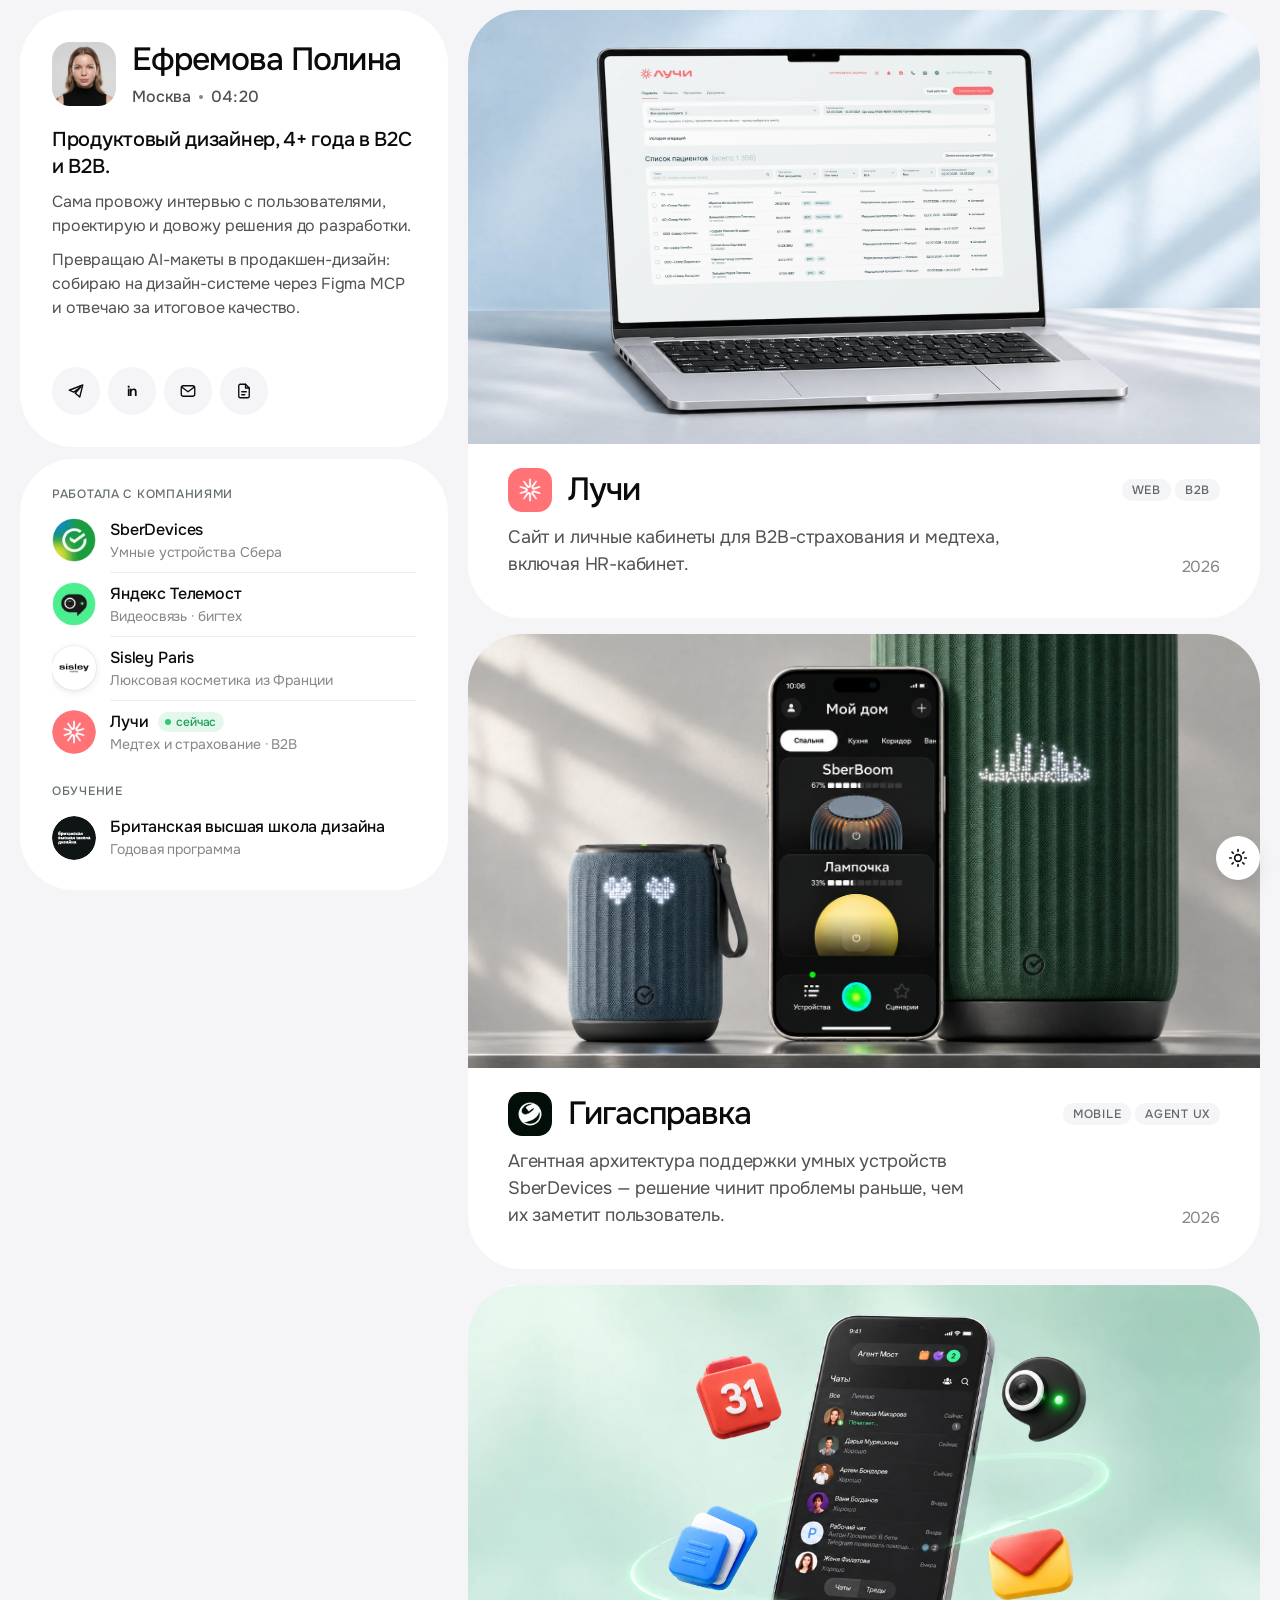
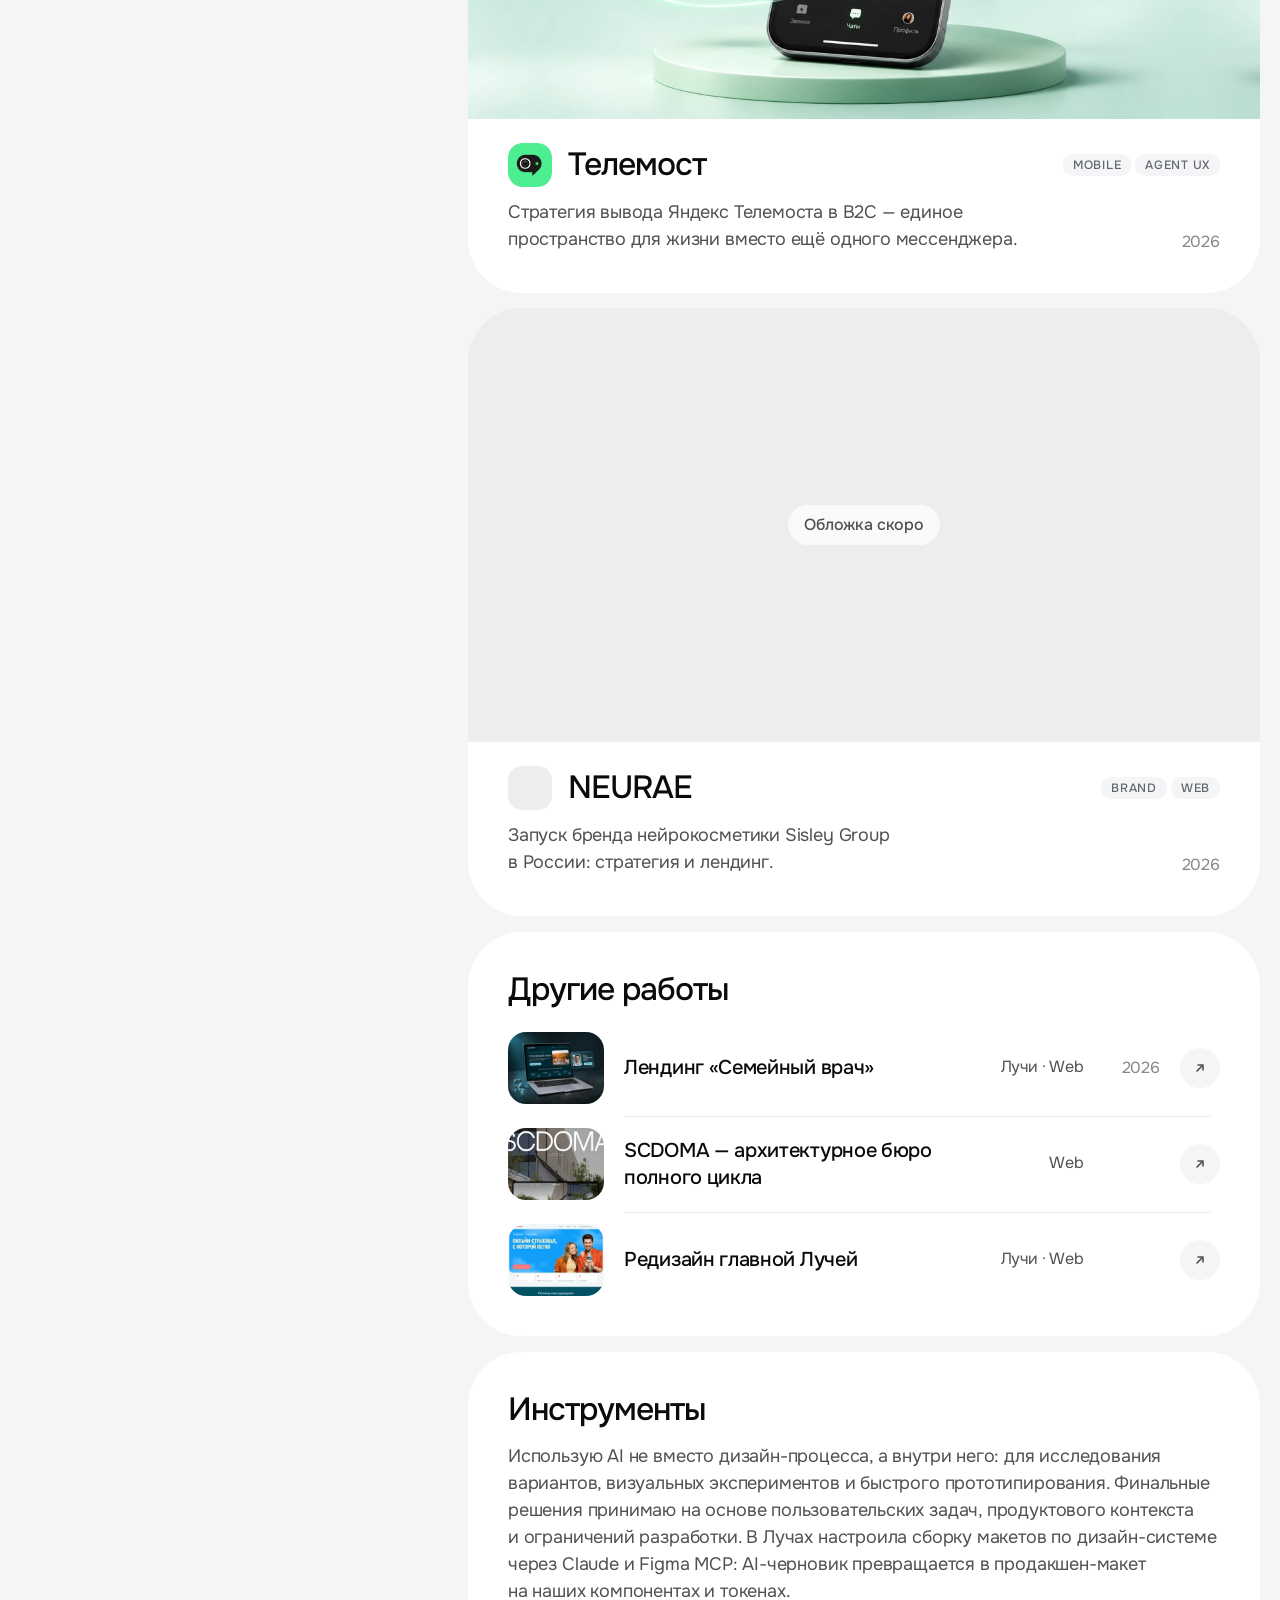
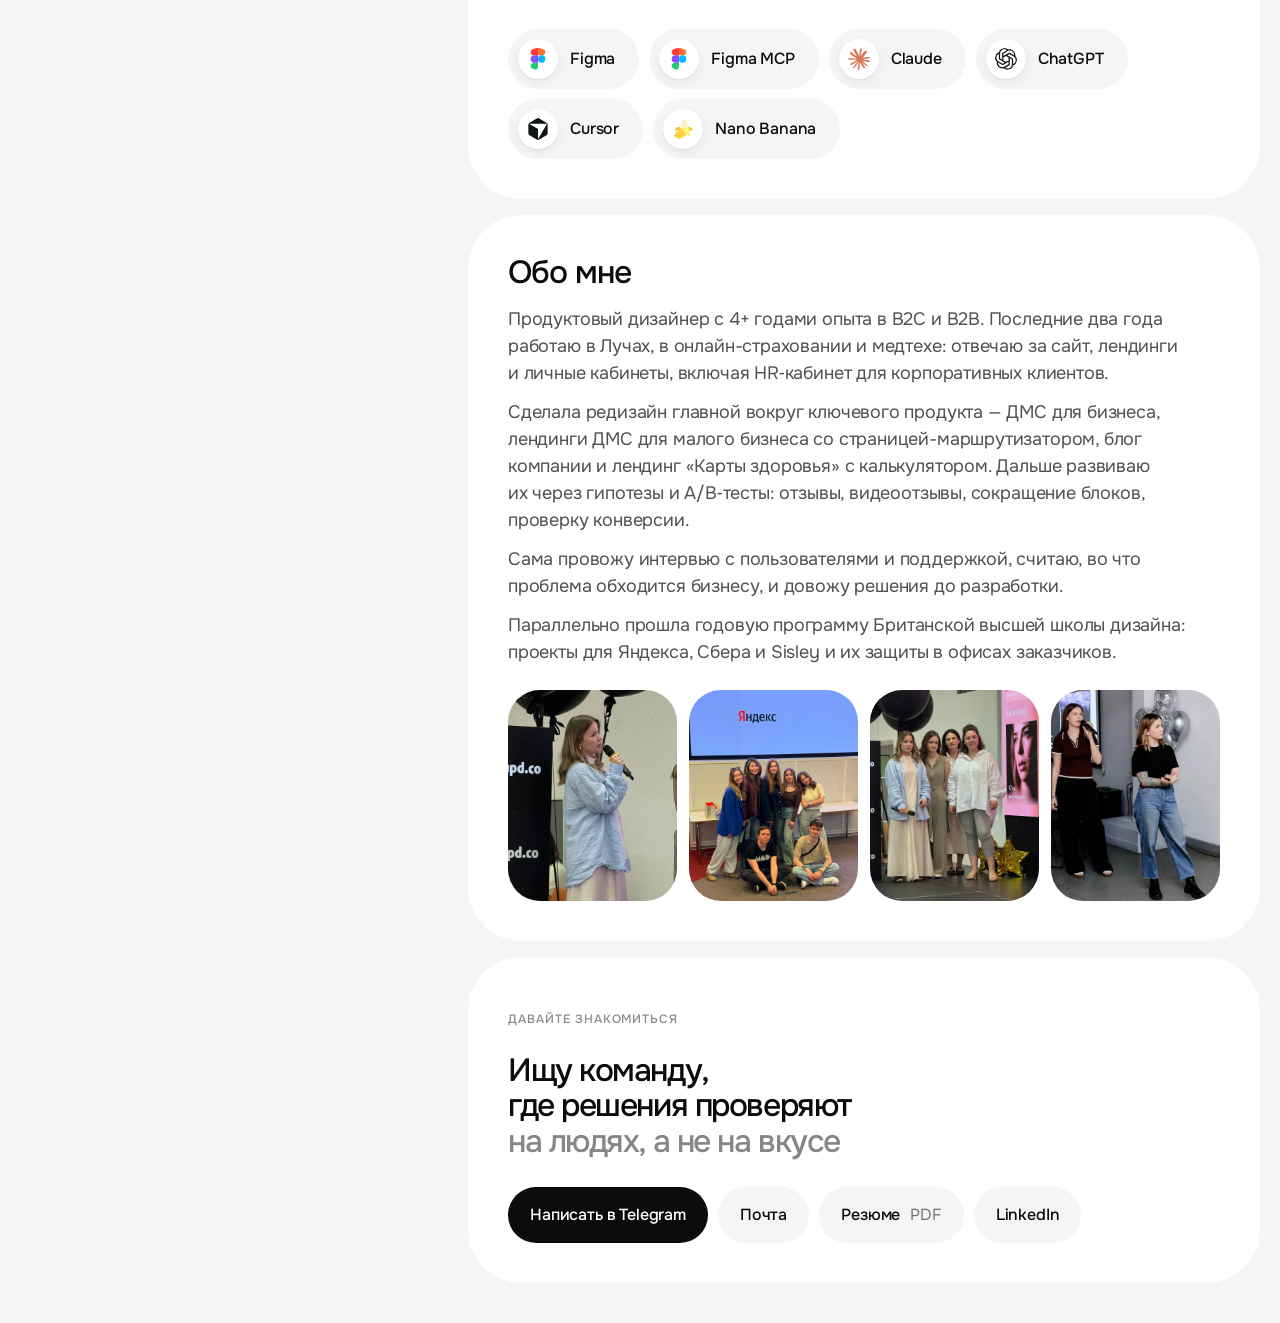
<file: index.html>
<!doctype html>
<html lang="ru">
<head>
  <meta charset="utf-8">
  <meta name="viewport" content="width=device-width, initial-scale=1, viewport-fit=cover">
  <title>Полина Ефремова — продуктовый дизайнер</title>
  <meta name="description" content="Портфолио продуктового дизайнера Полины Ефремовой.">
  <link rel="preload" href="assets/fonts/onest-cyrillic.woff2" as="font" type="font/woff2" crossorigin>
  <link rel="stylesheet" href="css/v2.css?v=85">
  <link rel="stylesheet" href="css/theme.css?v=9">
  <script>(function(){try{var t=localStorage.getItem("theme");if(!t)t=matchMedia("(prefers-color-scheme: dark)").matches?"dark":"light";document.documentElement.dataset.theme=t}catch(e){}})()</script>
  <link rel="stylesheet" href="css/proto.css?v=61">
</head>
<body>
<div class="page">

  <!-- Слева: о себе, зафиксировано -->
  <aside class="side">
   <div class="card intro">
    <div class="me">
      <img src="assets/img/hero/avatar-square.webp" alt="" width="56" height="56">
      <div class="me-t"><h1>Ефремова&nbsp;Полина</h1><span class="where"><span>Москва</span><i class="sep" aria-hidden="true"></i><span class="mclk" aria-label="Время в Москве">--:--</span></span></div>
    </div>
    <div class="bio">
      <p class="lead">Продуктовый дизайнер, 4+&nbsp;года в&nbsp;B2C и&nbsp;B2B.</p>
      <p>Сама провожу интервью с&nbsp;пользователями, проектирую и&nbsp;довожу решения до&nbsp;разработки.</p>
      <p class="b-ai">Превращаю AI-макеты в&nbsp;продакшен-дизайн: собираю на&nbsp;дизайн-системе через Figma MCP и&nbsp;отвечаю за&nbsp;итоговое качество.</p>
    </div>
    <div class="m-brands"><span class="k">Работала с&nbsp;компаниями</span><div class="row"><span class="stk"><img src="assets/img/logos/sber.webp" alt=""><img src="assets/img/logos/telemost.webp" alt=""><img src="assets/img/logos/sisley.webp" alt=""><img src="assets/img/logos/luchi.webp" alt=""></span><span>Сбер, Яндекс, Sisley, Лучи</span></div></div>
    <nav class="contacts cc" aria-label="Контакты">
      <span class="cc-slot"><a class="cc-ic" href="https://t.me/polly_uiux" target="_blank" rel="noopener" aria-label="Telegram"><i aria-hidden="true"><svg width="18" height="18" viewBox="0 0 24 24" fill="none" stroke="currentColor" stroke-width="1.8" stroke-linejoin="round" aria-hidden="true"><path d="M21 4 3 11l6 2.5L18 7l-7 8 6 5z"/></svg></i><span>Telegram</span></a></span>
      <span class="cc-slot"><a class="cc-ic" href="https://www.linkedin.com/" target="_blank" rel="noopener" aria-label="LinkedIn"><i class="in" aria-hidden="true">in</i><span>LinkedIn</span></a></span>
      <span class="cc-slot"><a class="cc-ic" href="mailto:polifreel@yandex.ru" aria-label="Почта"><i aria-hidden="true"><svg width="16" height="16" viewBox="0 0 24 24" fill="none" stroke="currentColor" stroke-width="1.8" stroke-linejoin="round" aria-hidden="true"><rect x="3" y="5" width="18" height="14" rx="3"/><path d="m4 7 8 6 8-6"/></svg></i><span>Почта</span></a></span>
      <span class="cc-slot"><a class="cc-ic" href="#" aria-label="Резюме"><i aria-hidden="true"><svg width="16" height="16" viewBox="0 0 24 24" fill="none" stroke="currentColor" stroke-width="1.8" stroke-linecap="round" stroke-linejoin="round" aria-hidden="true"><path d="M14 3H7a2 2 0 0 0-2 2v14a2 2 0 0 0 2 2h10a2 2 0 0 0 2-2V8z"/><path d="M14 3v5h5M9 13h6M9 17h4"/></svg></i><span>Резюме</span></a></span>
    </nav>
   </div>

   <div class="card brands">
    <h2>Работала&nbsp;с&nbsp;компаниями</h2>
    <ul class="logos xp">
      <li class="co"><a href="giga-case.html"><img src="assets/img/logos/sber.webp" alt="" width="48" height="48"><span class="s">Sber<br>Devices</span><span class="f">SberDevices<small>Умные устройства Сбера</small></span></a></li>
      <li class="co"><a href="telemost-case.html"><img src="assets/img/logos/telemost.webp" alt="" width="48" height="48"><span class="s">Яндекс<br>Телемост</span><span class="f">Яндекс Телемост<small>Видеосвязь · бигтех</small></span></a></li>
      <li class="co"><div><img class="light" src="assets/img/logos/sisley.webp" alt="" width="48" height="48"><span class="s">Sisley<br>Paris</span><span class="f">Sisley Paris<small>Люксовая косметика из&nbsp;Франции</small></span></div></li>
      <li class="co"><div><img src="assets/img/logos/luchi.webp" alt="" width="48" height="48"><span class="s">Лучи<br>Здоровье</span><span class="f">Лучи <em class="now">сейчас</em><small>Медтех и&nbsp;страхование · B2B</small></span></div></li>
    </ul>
    <h2 class="sub">Обучение</h2>
    <ul class="logos xp edu-x"><li class="co"><div><img src="assets/img/logos/bvshd.svg?v=2" alt="" width="48" height="48"><span class="f">Британская высшая школа дизайна<small>Годовая программа</small></span></div></li></ul>
   </div>

  </aside>

  <!-- Справа: лента карточек -->
  <main class="feed">

    <div class="cases" id="cases">
      <div class="m-head"><h2>Кейсы</h2><span class="m-count"><b id="caseNum">1</b> / 4</span></div>
      <div class="m-bars" id="mBars" aria-hidden="true"></div>
      <div class="cases-track" id="casesTrack">
    <a class="case card" href="luchi-case.html">
      <div class="media lu-media lu-hr"><div class="m-tags" aria-hidden="true"><span>Web</span><span>B2B</span></div>
        <img src="assets/img/luchi/cover/hr-laptop-card.webp?v=5" srcset="assets/img/luchi/cover/hr-laptop-card.webp?v=5 2000w, assets/img/luchi/cover/hr-laptop-card@2x.webp?v=5 3600w" sizes="(max-width:760px) 100vw, 960px" alt="HR‑кабинет Лучей на ноутбуке: список пациентов с фильтрами" loading="lazy" decoding="async">
      </div>
      <div class="body">
        <div class="name"><img src="assets/img/luchi/app-icon.png" alt=""><h2>Лучи</h2></div><span class="short">HR‑кабинет для&nbsp;B2B‑страхования</span>
        <div class="tags"><span>Web</span><span>B2B</span></div>
        <p class="desc">Сайт и&nbsp;личные кабинеты для&nbsp;B2B-страхования и&nbsp;медтеха, включая&nbsp;HR-кабинет.</p>
        <span class="year">2026</span>
      </div>
    </a>

    <a class="case card" href="giga-case.html">
      <div class="media"><div class="m-tags" aria-hidden="true"><span>Mobile</span><span>Agent UX</span></div>
        <img class="gc-cv" src="assets/img/giga/cover-new.webp?v=3" srcset="assets/img/giga/cover-new-sm.webp?v=3 836w, assets/img/giga/cover-new.webp?v=3 1672w" sizes="(max-width:760px) 100vw, 950px" alt="Приложение «Мой дом» на телефоне между колонками SberBoom: карточки колонки и лампочки с уровнем заряда" decoding="async">
      </div>
      <div class="body">
        <div class="name"><img src="assets/img/giga/app-icon.png" alt=""><h2>Гигасправка</h2></div><span class="short">Агент чинит раньше, чем вы&nbsp;заметите</span>
        <div class="tags"><span>Mobile</span><span>Agent UX</span></div>
        <p class="desc">Агентная архитектура поддержки умных устройств SberDevices&nbsp;— решение чинит проблемы раньше, чем их&nbsp;заметит&nbsp;пользователь.</p>
        <span class="year">2026</span>
      </div>
    </a>

    <a class="case card" href="telemost-case.html">
      <div class="media tm-media"><div class="m-tags" aria-hidden="true"><span>Mobile</span><span>Agent UX</span></div>
        <div class="tm-cv" role="img" aria-label="Телефон с чатами и Агентом Мостом, вокруг парят иконки календаря, документов, камеры и почты"><div class="tm-cv-in">
          <img class="bg" src="assets/img/telemost/cover/tm-cover-bg.webp" alt="" decoding="async">
          <img class="ic ic-cal" src="assets/img/telemost/cover/tm-ic-cal.webp" alt="">
          <img class="ic ic-docs" src="assets/img/telemost/cover/tm-ic-docs.webp" alt="">
          <img class="ic ic-cam" src="assets/img/telemost/cover/tm-ic-cam.webp" alt="">
          <img class="ic ic-env" src="assets/img/telemost/cover/tm-ic-env.webp" alt="">
        </div></div>
      </div>
      <div class="body">
        <div class="name"><img src="assets/img/telemost/app-icon.png" alt=""><h2>Телемост</h2></div><span class="short">Мессенджер, где агент собирает дела</span>
        <div class="tags"><span>Mobile</span><span>Agent UX</span></div>
        <p class="desc">Стратегия вывода Яндекс Телемоста в&nbsp;B2C&nbsp;— единое пространство для&nbsp;жизни вместо ещё одного&nbsp;мессенджера.</p>
        <span class="year">2026</span>
      </div>
    </a>

    <a class="case card" href="neurae-case.html">
      <div class="media soon"><div class="m-tags" aria-hidden="true"><span>Brand</span><span>Web</span></div><span>Обложка скоро</span></div>
      <div class="body">
        <div class="name"><i></i><h2>NEURAE</h2></div><span class="short">Запуск бренда нейрокосметики</span>
        <div class="tags"><span>Brand</span><span>Web</span></div>
        <p class="desc">Запуск бренда нейрокосметики Sisley Group в&nbsp;России: стратегия&nbsp;и&nbsp;лендинг.</p>
        <span class="year">2026</span>
      </div>
    </a>


      </div>
    </div>

    <section class="block card works" id="works">
      <div class="works-h"><h2>Другие работы</h2><a class="works-all" href="https://www.behance.net/" target="_blank" rel="noopener" hidden>Behance</a></div>
      <ul class="works-list">
        <li><a href="#w5" data-work="w5"><span class="w-th w-ph" style="background-image:url(assets/img/luchi/cover/doc-landing-th.webp)"></span><span class="w-t">Лендинг «Семейный врач»</span><span class="w-k">Лучи · Web</span><span class="w-y">2026</span><i aria-hidden="true"><svg width="14" height="14" viewBox="0 0 14 14" fill="none"><path d="M4 10L10 4M5 4h5v5" stroke="currentColor" stroke-width="1.6" stroke-linecap="round" stroke-linejoin="round"/></svg></i></a></li>
        <li><a href="https://www.behance.net/gallery/225054977/SCDOMA-full-cycle-architectural-bureau" target="_blank" rel="noopener"><span class="w-th w-ph" style="background-image:url(assets/img/scdoma/cover-th.webp)"></span><span class="w-t">SCDOMA&nbsp;— архитектурное бюро полного цикла</span><span class="w-k">Web</span><span class="w-y"></span><i aria-hidden="true"><svg width="14" height="14" viewBox="0 0 14 14" fill="none"><path d="M4 10L10 4M5 4h5v5" stroke="currentColor" stroke-width="1.6" stroke-linecap="round" stroke-linejoin="round"/></svg></i></a></li>
        <li><a href="luchi-main.html"><span class="w-th w-ph" style="background-image:url(assets/img/luchi/main/th.webp)"></span><span class="w-t">Редизайн главной Лучей</span><span class="w-k">Лучи · Web</span><span class="w-y"></span><i aria-hidden="true"><svg width="14" height="14" viewBox="0 0 14 14" fill="none"><path d="M4 10L10 4M5 4h5v5" stroke="currentColor" stroke-width="1.6" stroke-linecap="round" stroke-linejoin="round"/></svg></i></a></li>
      </ul>
    </section>

    <section class="block card m-edu-block">
      <h2>Обучение</h2>
      <div class="m-edu"><img src="assets/img/logos/bvshd.svg?v=2" alt="" width="48" height="48"><span><b>Британская высшая школа дизайна</b>Годовая программа</span></div>
    </section>

    <section class="block card">
      <h2>Инструменты</h2>
      <p>Использую AI не&nbsp;вместо дизайн-процесса, а&nbsp;внутри него: для&nbsp;исследования вариантов, визуальных экспериментов и&nbsp;быстрого прототипирования. Финальные решения принимаю на&nbsp;основе пользовательских задач, продуктового контекста и&nbsp;ограничений разработки. В&nbsp;Лучах настроила сборку макетов по&nbsp;дизайн-системе через Claude и&nbsp;Figma MCP: AI-черновик превращается в&nbsp;продакшен-макет на&nbsp;наших компонентах и&nbsp;токенах.</p>
      <div class="chips"><span class="t-figma"><img src="assets/img/tools/figma.svg" alt="" width="20" height="20">Figma</span><span class="t-mcp"><img src="assets/img/tools/figma.svg" alt="" width="20" height="20">Figma MCP</span><span class="t-claude"><img src="assets/img/tools/claude.svg" alt="" width="20" height="20">Claude</span><span class="t-gpt"><img src="assets/img/tools/chatgpt.svg" alt="" width="20" height="20">ChatGPT</span><span class="t-cursor"><img src="assets/img/tools/cursor.svg" alt="" width="20" height="20">Cursor</span><span class="t-banana"><img src="assets/img/tools/nanobanana.svg" alt="" width="20" height="20">Nano Banana</span></div>
    </section>

    <section class="block card" id="about">
      <h2>Обо&nbsp;мне</h2>
      <p>Продуктовый дизайнер с&nbsp;4+&nbsp;годами опыта в&nbsp;B2C и&nbsp;B2B. Последние два года работаю в&nbsp;Лучах, в&nbsp;онлайн-страховании и&nbsp;медтехе: отвечаю за&nbsp;сайт, лендинги и&nbsp;личные кабинеты, включая HR‑кабинет для&nbsp;корпоративных клиентов.</p>
      <p>Сделала редизайн главной вокруг ключевого продукта&nbsp;— ДМС для&nbsp;бизнеса, лендинги ДМС для&nbsp;малого бизнеса со&nbsp;страницей-маршрутизатором, блог компании и&nbsp;лендинг «Карты здоровья» с&nbsp;калькулятором. Дальше развиваю их через гипотезы и&nbsp;A/B‑тесты: отзывы, видеоотзывы, сокращение блоков, проверку конверсии.</p>
      <p>Сама провожу интервью с&nbsp;пользователями и&nbsp;поддержкой, считаю, во&nbsp;что проблема обходится бизнесу, и&nbsp;довожу решения до&nbsp;разработки.</p>
      <p>Параллельно прошла годовую программу Британской высшей школы дизайна: проекты для&nbsp;Яндекса, Сбера и&nbsp;Sisley и&nbsp;их&nbsp;защиты в&nbsp;офисах заказчиков.</p>
      <div class="photos">
        <img src="assets/img/about/photo-1.webp?v=2" alt="Выступление на защите проекта" loading="lazy">
        <img src="assets/img/about/photo-2.webp?v=2" alt="Команда в офисе Яндекса" loading="lazy">
        <img src="assets/img/about/photo-4.webp" alt="Команда и менторы на защите проекта" loading="lazy">
        <img src="assets/img/about/photo-3.webp?v=2" alt="Защита проекта" loading="lazy">
      </div>
    </section>

    <section class="block card finale" id="contact">
      <span class="k">Давайте знакомиться</span>
      <h2>Ищу команду, где&nbsp;решения проверяют <em>на&nbsp;людях, а&nbsp;не&nbsp;на&nbsp;вкусе</em></h2>
      <div class="acts">
        <a href="https://t.me/polly_uiux" target="_blank" rel="noopener">Написать в&nbsp;Telegram</a>
        <a href="mailto:polifreel@yandex.ru">Почта</a>
        <a href="#">Резюме <span>PDF</span></a>
        <a href="https://www.linkedin.com/" target="_blank" rel="noopener">LinkedIn</a>
      </div>
    </section>

  </main>
</div>


<!-- мобильная версия: шапка, таб-бар, контакты -->
<nav class="m-bar" id="mBar" aria-label="Разделы">
  <div class="m-tabs">
    <a href="#cases" data-t="cases" class="on"><svg width="20" height="20" viewBox="0 0 24 24" fill="none" stroke="currentColor" stroke-width="2" stroke-linecap="round" stroke-linejoin="round"><rect x="3" y="3" width="7" height="7" rx="2"/><rect x="14" y="3" width="7" height="7" rx="2"/><rect x="3" y="14" width="7" height="7" rx="2"/><rect x="14" y="14" width="7" height="7" rx="2"/></svg>Кейсы</a>
    <a href="#about" data-t="about"><svg width="20" height="20" viewBox="0 0 24 24" fill="none" stroke="currentColor" stroke-width="2" stroke-linecap="round" stroke-linejoin="round"><circle cx="12" cy="8" r="4"/><path d="M4 21a8 8 0 0 1 16 0"/></svg>Обо мне</a>
    <button type="button" data-t="contacts" id="openContacts"><svg width="20" height="20" viewBox="0 0 24 24" fill="none" stroke="currentColor" stroke-width="2" stroke-linecap="round" stroke-linejoin="round"><path d="M21 15a2 2 0 0 1-2 2H7l-4 4V5a2 2 0 0 1 2-2h14a2 2 0 0 1 2 2z"/></svg>Контакты</button>
  </div>
  <a class="m-hire" href="https://t.me/polly_uiux" target="_blank" rel="noopener">Нанять</a>
</nav>
<div class="m-sheet" id="mSheet" aria-hidden="true">
  <div class="m-scrim" data-close></div>
  <div class="m-panel" role="dialog" aria-label="Контакты">
    <i class="m-grab"></i>
    <div class="m-who"><img src="assets/img/hero/avatar-square.webp" alt=""><div><b>Полина Ефремова</b><span>Продуктовый дизайнер · Москва</span></div></div>
    <a class="m-row" href="https://t.me/polly_uiux" target="_blank" rel="noopener"><i style="background:#2AABEE"><svg width="18" height="18" viewBox="0 0 24 24" fill="#fff"><path d="M21.5 4.3L2.9 11.5c-1.3.5-1.3 1.2-.2 1.6l4.8 1.5 1.8 5.6c.2.6.1.9.8.9.5 0 .7-.2 1-.5l2.3-2.2 4.8 3.5c.9.5 1.5.2 1.7-.8l3.2-15c.3-1.3-.5-1.9-1.6-1.8z"/></svg></i>Telegram<em>Написать</em></a>
    <a class="m-row" href="https://www.linkedin.com/" target="_blank" rel="noopener"><i style="background:#0A66C2"><svg width="16" height="16" viewBox="0 0 24 24" fill="#fff"><path d="M4.98 3.5a2.5 2.5 0 1 1 0 5 2.5 2.5 0 0 1 0-5zM3 9h4v12H3zM9 9h3.8v1.7h.1c.5-1 1.8-2 3.8-2 4 0 4.8 2.6 4.8 6V21h-4v-5.6c0-1.3 0-3-1.9-3s-2.1 1.4-2.1 2.9V21H9z"/></svg></i>LinkedIn<em>Профиль</em></a>
    <a class="m-row" href="mailto:polifreel@yandex.ru"><i style="background:#0F1414"><svg width="18" height="18" viewBox="0 0 24 24" fill="none" stroke="#fff" stroke-width="2" stroke-linecap="round" stroke-linejoin="round"><rect x="3" y="5" width="18" height="14" rx="3"/><path d="M3 7l9 6 9-6"/></svg></i>Почта<em>Написать</em></a>
    <a class="m-row" href="#"><i style="background:linear-gradient(115deg,#9BDA2E,#3BD16F 50%,#33B6E8)"><svg width="18" height="18" viewBox="0 0 24 24" fill="none" stroke="#fff" stroke-width="2" stroke-linecap="round" stroke-linejoin="round"><path d="M14 3H7a2 2 0 0 0-2 2v14a2 2 0 0 0 2 2h10a2 2 0 0 0 2-2V8z"/><path d="M14 3v5h5M9 13h6M9 17h6"/></svg></i>Резюме (CV)<em>Скачать</em></a>
  </div>
</div>
<a class="hire" href="https://t.me/polly_uiux" target="_blank" rel="noopener">Нанять меня<svg width="20" height="20" viewBox="0 0 24 24" fill="none" stroke="currentColor" stroke-width="2.2" stroke-linecap="round" stroke-linejoin="round" aria-hidden="true"><path d="M7 17L17 7M9 7h8v8"/></svg></a>

<script>
/* левая колонка липнет; если она выше экрана — липнет нижним краем, чтобы всё было видно */
(function(){
  var side=document.querySelector('.side');
  function fit(){
    var pad=parseFloat(getComputedStyle(document.documentElement).getPropertyValue('--page'))||16;
    var h=side.offsetHeight, vh=innerHeight;
    var top=10;side.style.top=(h+top*2>vh ? (vh-h-top) : top)+'px';
  }
  addEventListener('resize',fit); if(document.fonts)document.fonts.ready.then(fit); fit();
})();
/* видео и анимации играют, только когда видны на экране */
(function(){
  var reduce=matchMedia('(prefers-reduced-motion: reduce)').matches;
  if(!('IntersectionObserver' in window))return;
  var io=new IntersectionObserver(function(es){es.forEach(function(e){
    var el=e.target;
    if(el.tagName==='VIDEO'){ if(e.isIntersecting&&!reduce){var p=el.play();p&&p.catch&&p.catch(function(){})} else el.pause(); }
    else el.classList.toggle('play',e.isIntersecting&&!reduce);
  })},{threshold:.3});
  document.querySelectorAll('video.autoplay,[data-anim]').forEach(function(el){io.observe(el)});
})();
/* мобильный: «Нанять меня» появляется, когда первый блок ушёл за экран */
(function(){
  var b=document.querySelector('.hire'),intro=document.querySelector('.intro');if(!b||!intro)return;
  var mq=matchMedia('(max-width:760px)');
  function upd(){b.classList.toggle('on',!mq.matches||intro.getBoundingClientRect().bottom<0)}
  addEventListener('scroll',upd,{passive:true});addEventListener('resize',upd);upd();
})();
/* мобильная версия: шапка, таб-бар, карусель кейсов, шторка контактов */
(function(){
  var mq=matchMedia('(max-width:760px)');
  var intro=document.querySelector('.intro'),bar=document.getElementById('mBar');
  var tabs=[].slice.call(bar.querySelectorAll('[data-t]')),about=document.getElementById('about'),cases=document.getElementById('cases');
  function upd(){
    bar.classList.toggle('on',mq.matches);
    var cur=about.getBoundingClientRect().top<innerHeight*.5?'about':'cases';
    tabs.forEach(function(t){if(t.dataset.t!=='contacts')t.classList.toggle('on',t.dataset.t===cur)});
  }
  addEventListener('scroll',upd,{passive:true});addEventListener('resize',upd);upd();
  tabs.forEach(function(t){if(t.tagName==='A')t.addEventListener('click',function(e){e.preventDefault();var el=document.getElementById(t.dataset.t);scrollTo({top:el.getBoundingClientRect().top+scrollY-16,behavior:'smooth'})})});
  /* карусель */
  var tr=document.getElementById('casesTrack'),num=document.getElementById('caseNum');
  tr.addEventListener('scroll',function(){var c=tr.children[0];if(!c)return;var w=c.getBoundingClientRect().width+12;num.textContent=Math.min(tr.children.length,Math.round(tr.scrollLeft/w)+1)},{passive:true});
  /* шоурил: полоски как в сторис, автопрокрутка, пауза при касании */
  (function(){var bars=document.getElementById('mBars');if(!bars)return;var n=tr.children.length,i=0,t=null,hold=0,vis=true,DUR=5000;
    var reduce=matchMedia('(prefers-reduced-motion: reduce)').matches;
    for(var k=0;k<n;k++)bars.appendChild(document.createElement('i'));var bs=[].slice.call(bars.children);
    function idx(){var w=tr.clientWidth;return Math.min(n-1,Math.round(tr.scrollLeft/(w||1)))}
    function paint(){bs.forEach(function(b,k){b.classList.toggle('done',k<i);b.classList.remove('run')});var b=bs[i];if(!b)return;void b.offsetWidth;if(mq.matches&&vis&&!reduce&&Date.now()>hold){b.style.setProperty('--dur',DUR+'ms');b.classList.add('run')}}
    function sched(){clearTimeout(t);if(!mq.matches||reduce)return;t=setTimeout(function(){if(!vis||Date.now()<hold){sched();return}var nx=(i+1)%n;tr.scrollTo({left:tr.children[nx].offsetLeft-tr.children[0].offsetLeft,behavior:'smooth'})},DUR)}
    tr.addEventListener('scroll',function(){var k=idx();if(k!==i){i=k;paint();sched()}},{passive:true});
    ['touchstart','pointerdown'].forEach(function(ev){tr.addEventListener(ev,function(){hold=Date.now()+8000;bs.forEach(function(b){b.classList.remove('run')});sched()},{passive:true})});
    if('IntersectionObserver' in window)new IntersectionObserver(function(es){vis=es[0].isIntersecting;paint();sched()},{threshold:.4}).observe(tr);
    paint();sched();
  })();
  /* шторка контактов */
  var sh=document.getElementById('mSheet');
  function open(){sh.classList.add('on');sh.setAttribute('aria-hidden','false')}
  function close(){sh.classList.remove('on');sh.setAttribute('aria-hidden','true')}
  document.getElementById('openContacts').addEventListener('click',open);
  sh.querySelector('[data-close]').addEventListener('click',close);
  addEventListener('keydown',function(e){if(e.key==='Escape')close()});
  var y0=null,panel=sh.querySelector('.m-panel');
  panel.addEventListener('touchstart',function(e){y0=e.touches[0].clientY},{passive:true});
  panel.addEventListener('touchend',function(e){if(y0!==null&&e.changedTouches[0].clientY-y0>60)close();y0=null});
})();
</script>

<!-- модалка «Другие работы» -->
<div class="wk" id="wk" aria-hidden="true" role="dialog" aria-modal="true" aria-labelledby="wkT">
  <div class="wk-scrim" data-close></div>
  <div class="wk-panel">
    <div class="wk-head">
      <div><h3 id="wkT"></h3><p id="wkM"></p></div>
      <button class="wk-x" type="button" aria-label="Закрыть" data-close><svg width="18" height="18" viewBox="0 0 24 24" fill="none" stroke="currentColor" stroke-width="2.2" stroke-linecap="round"><path d="M6 6l12 12M18 6L6 18"/></svg></button>
    </div>
    <div class="wk-body">
      <p class="wk-d" id="wkD"></p>
      <div class="wk-gal" id="wkG"></div>
      <a class="wk-link" id="wkL" target="_blank" rel="noopener">Смотреть на&nbsp;Behance</a>
    </div>
  </div>
</div>
<script>
(function(){
  /* Данные работ: link — ссылка на Behance, если есть.
     Показ работы — бенто как на Behance: bento:[ {плитка}, … ] (если bento нет — imgs столбиком).
     Плитка: s — размер: 'full' (на всю ширину, 3:2) · 'wide' (2/3 ширины) + 'narrow' (1/3) · 'half' + 'half' · 'third' ×3
             src — картинка; fit:'contain' — мокап на прозрачном фоне с отступами (иначе заполняет плитку)
             bg — фон плитки ('#E8EEF5', градиент), dark:true — тёмная плитка; pos — object-position; cap — подпись-чип
             r — своя высота в рядах (по умолчанию full 4, остальные 3); hint — текст пустой плитки-заготовки
     Ритм: full (устройство) → half+half (крупный фрагмент + мобилка) → wide+narrow (лента/иконки) → third×3 → full (финал).
     Экспорт: full 2400×1600, half 1200×1200, wide 1600×1200, narrow 800×1200, third 800×800 (webp, ~80%). */
  var W={
    w5:{t:'Лендинг «Семейный врач»',m:'Лучи · Web · 2026',d:'Премиальная страница допродукта Лучей: личный врач для\u00a0всей семьи. Тёмная бирюзовая гамма и\u00a0стеклянные иконки.',imgs:['assets/img/luchi/cover/doc-landing.webp'],
      bento:[
        {s:'full',src:'assets/img/luchi/cover/doc-studio.webp',alt:'Лендинг «Семейный врач» в ноутбуке на светлом подиуме'},
        {s:'half',src:'assets/img/luchi/cover/dms-poster.webp',alt:'Постер «Премиальный ДМС» Лучей в тёмном интерьере'},
        {s:'half',phone:'doc',alt:'Мобильная версия: карточки «Личный врач для вас и ваших близких» раскрываются по очереди'},
        {s:'full',tablet:'doc',alt:'Планшет: блок «Как семейный врач ведёт здоровье всей семьи», этапы раскрываются по очереди'},
        {s:'half',src:'assets/img/luchi/cover/doc-icons.webp',alt:'Набор стеклянных иконок Лучей'},
        {s:'half',src:'assets/img/luchi/cover/doc-man.webp',alt:'Мужчина у окна смотрит в телефон'}
      ]},
    w6:{t:'SCDOMA — архитектурное бюро полного цикла',m:'Web',imgs:['assets/img/scdoma/cover.webp'],link:'https://www.behance.net/gallery/225054977/SCDOMA-full-cycle-architectural-bureau'},
  };
  /* планшет с живым экраном: этапы по очереди — нажали на свёрнутый, он раскрывается, открытый сжимается, слово «Этап» поворачивается */
  function docTablet(c,b){
    c.classList.add('dt');c.setAttribute('role','img');c.setAttribute('aria-label',b.alt||'');
    var h='<div class="dt-win"><div class="dt-dev"><div class="dt-scr"><img class="dt-ttl" src="assets/img/luchi/doc-tab/title.png" alt=""><div class="dt-row">';
    for(var i=1;i<=4;i++)h+='<div class="dt-p'+(i===1?' on':'')+'"><img src="assets/img/luchi/doc-tab/s'+i+'.webp" alt="" decoding="async"><span class="dt-l">ЭТАП '+i+'</span></div>';
    h+='</div><i class="dt-tap"></i></div></div></div>';c.innerHTML=h;
    var win=c.querySelector('.dt-win'),dev=c.querySelector('.dt-dev'),tap=c.querySelector('.dt-tap'),ps=[].slice.call(c.querySelectorAll('.dt-p'));
    function fit(){dev.style.transform='scale('+(win.clientWidth/1376)+')'}
    fit();if('ResizeObserver' in window)new ResizeObserver(fit).observe(win);else addEventListener('resize',fit);
    function lw(){ps.forEach(function(p){var l=p.querySelector('.dt-l');l.style.setProperty('--lw',l.offsetWidth+'px')})}
    lw();if(document.fonts)document.fonts.ready.then(lw);
    if(matchMedia('(prefers-reduced-motion: reduce)').matches)return;
    var cur=0;
    function tick(){if(!c.isConnected)return;var nx=(cur+1)%4,p=ps[nx];
      /* точка касания — по центру свёрнутой колонки */
      tap.style.left=(38+p.offsetLeft+42)+'px';tap.style.top=(189+300)+'px';
      tap.classList.remove('go');void tap.offsetWidth;tap.classList.add('go');
      setTimeout(function(){ps.forEach(function(q,k){q.classList.toggle('on',k===nx)});cur=nx},380);
      setTimeout(tick,4600)}
    setTimeout(tick,3200);
  }
  /* телефон с живым экраном: карточки «Личный врач…» раскрываются по очереди, как будто по ним нажимают */
  function docPhone(c,b){
    var cards=[['Врач для любых вопросов о здоровье','Составит персональный план по поддержанию здоровья, напомнит о важных шагах и поможет дойти до результата'],
      ['Свой человек в мире медицины','Знает врачей и клиники под ваш случай, организует запись и скоординирует лечение'],
      ['Забота о здоровье станет привычкой','При любой ситуации первый шаг всегда один — обратиться к своему врачу. Он знает историю вашей семьи, поэтому решение нового вопроса не нужно начинать с нуля'],
      ['Спокойствие за себя, детей и родителей','Если заболеет ребёнок или потребуется помощь родителям, вы знаете, к кому обратиться']];
    c.classList.add('dp');c.setAttribute('role','img');c.setAttribute('aria-label',b.alt||'');
    var h='<img class="dp-bg" src="assets/img/luchi/doc-phone/bg.webp" alt="" decoding="async"><div class="dp-win"><div class="dp-scr"><i class="dp-isl"></i><div class="dp-in">'+
      '<img class="dp-hdr" src="assets/img/luchi/doc-phone/hdr.png" alt=""><img class="dp-ttl" src="assets/img/luchi/doc-phone/title.png" alt=""><div class="dp-list">';
    cards.forEach(function(k,i){var w=0;h+='<div class="dp-card"><div class="dp-h"><i class="dp-ic" style="background-position:'+(-54*i)+'px 0"></i><span class="dp-t">'+k[0]+'</span>'+
      '<svg class="dp-ch" viewBox="0 0 22 13" fill="none" stroke="currentColor" stroke-width="2.6" stroke-linecap="round" stroke-linejoin="round"><path d="M2 2l9 9 9-9"/></svg></div>'+
      '<div class="dp-b"><div><p>'+k[1].split(' ').map(function(x){return '<span style="--w:'+(w++)+'">'+x+'</span>'}).join(' ')+'</p></div></div></div>'});
    h+='</div></div><i class="dp-tap"></i><i class="dp-fade"></i></div></div>';
    c.innerHTML=h;
    var win=c.querySelector('.dp-win'),scr=c.querySelector('.dp-scr'),inn=c.querySelector('.dp-in'),tap=c.querySelector('.dp-tap'),list=c.querySelector('.dp-list'),el=[].slice.call(c.querySelectorAll('.dp-card'));
    function fit(){var s=win.clientWidth/375;scr.style.transform='scale('+s+')'}
    fit();if('ResizeObserver' in window)new ResizeObserver(fit).observe(win);else addEventListener('resize',fit);
    function open(i){el.forEach(function(e,k){e.classList.toggle('on',k===i)})}
    function target(i){if(i<0)return 0;var p=el[i].querySelector('p');var bottom=list.offsetTop+i*(96+16)+96+p.offsetHeight+24;return Math.max(0,bottom-802)}
    if(matchMedia('(prefers-reduced-motion: reduce)').matches){open(0);return}
    var step=0,seq=[0,1,2],cur=0;
    function tick(){if(!c.isConnected)return;
      if(step<seq.length){var i=seq[step++],t=target(i);
        tap.style.left=(16+343-50)+'px';tap.style.top=(list.offsetTop+i*(96+16)+48-cur)+'px';
        tap.classList.remove('go');void tap.offsetWidth;tap.classList.add('go');
        setTimeout(function(){open(i);cur=t;inn.style.transform='translateY('+(-t)+'px)'},350);setTimeout(tick,3800)}
      else{open(-1);cur=0;inn.style.transform='translateY(0)';step=0;setTimeout(tick,2200)}}
    setTimeout(tick,1100);
  }
  /* плитка «до / после»: ручку можно тянуть мышью, пальцем или стрелками; если картинки ещё нет — серая заготовка */
  function ba(c,b){
    c.classList.add('bt-ba');c.tabIndex=0;c.setAttribute('role','slider');c.setAttribute('aria-label',(b.alt||'Экран')+': до и после');
    c.setAttribute('aria-valuemin','0');c.setAttribute('aria-valuemax','100');
    ['b','a'].forEach(function(k,n){var i=new Image();i.className=n?'ba-after':'ba-before';i.alt=(n?'После: ':'До: ')+(b.alt||'');i.decoding='async';i.draggable=false;
      i.onerror=function(){var d=document.createElement('div');d.className='ba-ph '+k;d.textContent=n?'Сюда — экран после':'Сюда — экран до';i.replaceWith(d)};
      i.src=b.ba[n];c.appendChild(i)});
    c.insertAdjacentHTML('beforeend','<span class="ba-tag b">До</span><span class="ba-tag a">После</span><i class="ba-line"></i><span class="ba-knob" aria-hidden="true"><svg width="20" height="20" viewBox="0 0 24 24" fill="none" stroke="currentColor" stroke-width="2" stroke-linecap="round" stroke-linejoin="round"><path d="M9 7l-5 5 5 5M15 7l5 5-5 5"/></svg></span>');
    var p=50;function set(v){p=Math.max(0,Math.min(100,v));c.style.setProperty('--p',p+'%');c.setAttribute('aria-valuenow',Math.round(p));c.classList.toggle('lo',p<12);c.classList.toggle('hi',p>88)}
    function at(e){var r=c.getBoundingClientRect();set((e.clientX-r.left)/r.width*100)}
    var on=false;
    c.addEventListener('pointerdown',function(e){on=true;c.classList.add('drag');c.setPointerCapture&&c.setPointerCapture(e.pointerId);if(e.pointerType==='mouse')at(e)});
    c.addEventListener('pointermove',function(e){if(on)at(e)});
    ['pointerup','pointercancel'].forEach(function(t){c.addEventListener(t,function(){on=false;c.classList.remove('drag')})});
    c.addEventListener('keydown',function(e){var d=e.key==='ArrowLeft'?-5:e.key==='ArrowRight'?5:0;if(d){e.preventDefault();set(p+d)}});
    set(50);
    /* подсказка: ручка один раз качнётся, чтобы было понятно, что её можно тянуть */
    if(!matchMedia('(prefers-reduced-motion: reduce)').matches&&b.s==='full'){var t0=null;setTimeout(function(){requestAnimationFrame(function f(t){if(on)return;t0=t0||t;var k=(t-t0)/1400;if(k>=1){set(50);return}set(50-18*Math.sin(k*Math.PI*2)*(1-k));requestAnimationFrame(f)})},700)}
  }
  var wk=document.getElementById('wk'),G=document.getElementById('wkG'),L=document.getElementById('wkL'),last;
  function open(id){var w=W[id];if(!w)return;
    document.getElementById('wkT').textContent=w.t;document.getElementById('wkM').textContent=w.m;document.getElementById('wkD').textContent=w.d||'';
    G.innerHTML='';
    G.classList.toggle('bt',!!w.bento);
    if(w.bento){var g=document.createElement('div');g.className='bt-grid';
      w.bento.forEach(function(b,n){var c=document.createElement('figure');c.className='bt-c bt-'+(b.s||'half')+(b.dark?' dk':'')+(b.fit==='contain'?' fit':'');
        if(b.r)c.style.setProperty('--r',b.r);if(b.rd){c.classList.add('tall');c.style.setProperty('--rd',b.rd);c.style.setProperty('--rmb',b.rmb||b.rd)}if(b.bg)c.style.background=b.bg;c.style.setProperty('--i',n);
        if(b.tablet){docTablet(c,b);}
        else if(b.phone){docPhone(c,b);}
        else if(b.ba){ba(c,b);}
        else if(b.src){var i=new Image();i.src=b.src;i.alt=b.alt||w.t;i.loading=n?'lazy':'eager';i.decoding='async';if(b.pos)i.style.objectPosition=b.pos;i.onerror=function(){i.remove();c.classList.add('ph');var h=document.createElement('span');h.textContent='Сюда — '+(b.alt||'картинка').toLowerCase();c.appendChild(h)};c.appendChild(i)}
        else if(b.hint){c.classList.add('ph');var h=document.createElement('span');h.textContent=b.hint;c.appendChild(h)}
        if(b.cap){var f=document.createElement('figcaption');f.textContent=b.cap;c.appendChild(f)}
        g.appendChild(c)});G.appendChild(g)}
    else if(w.imgs.length){w.imgs.forEach(function(src){var i=new Image();i.src=src;i.alt=w.t;i.loading='lazy';G.appendChild(i)})}
    else{for(var k=0;k<3;k++){var d=document.createElement('div');d.className='wk-ph w-th '+w.g;G.appendChild(d)}}
    if(w.link){L.href=w.link;L.textContent=w.linkText||'Смотреть на\u00a0Behance';L.hidden=false}else{L.hidden=true}
    wk.querySelector('.wk-body').scrollTop=0;
    wk.classList.add('on');wk.setAttribute('aria-hidden','false');document.documentElement.style.overflow='hidden';
    setTimeout(function(){wk.querySelector('.wk-x').focus()},50)}
  function close(){wk.classList.remove('on');wk.setAttribute('aria-hidden','true');document.documentElement.style.overflow='';if(last)last.focus()}
  document.querySelectorAll('[data-work]').forEach(function(a){a.addEventListener('click',function(e){e.preventDefault();last=a;open(a.dataset.work)})});
  wk.querySelectorAll('[data-close]').forEach(function(b){b.addEventListener('click',close)});
  addEventListener('keydown',function(e){if(e.key==='Escape'&&wk.classList.contains('on'))close()});
})();
</script>
<script src="js/delight.js?v=3" defer></script>
<script src="js/proto.js?v=5" defer></script>
</body>
</html>
</file>
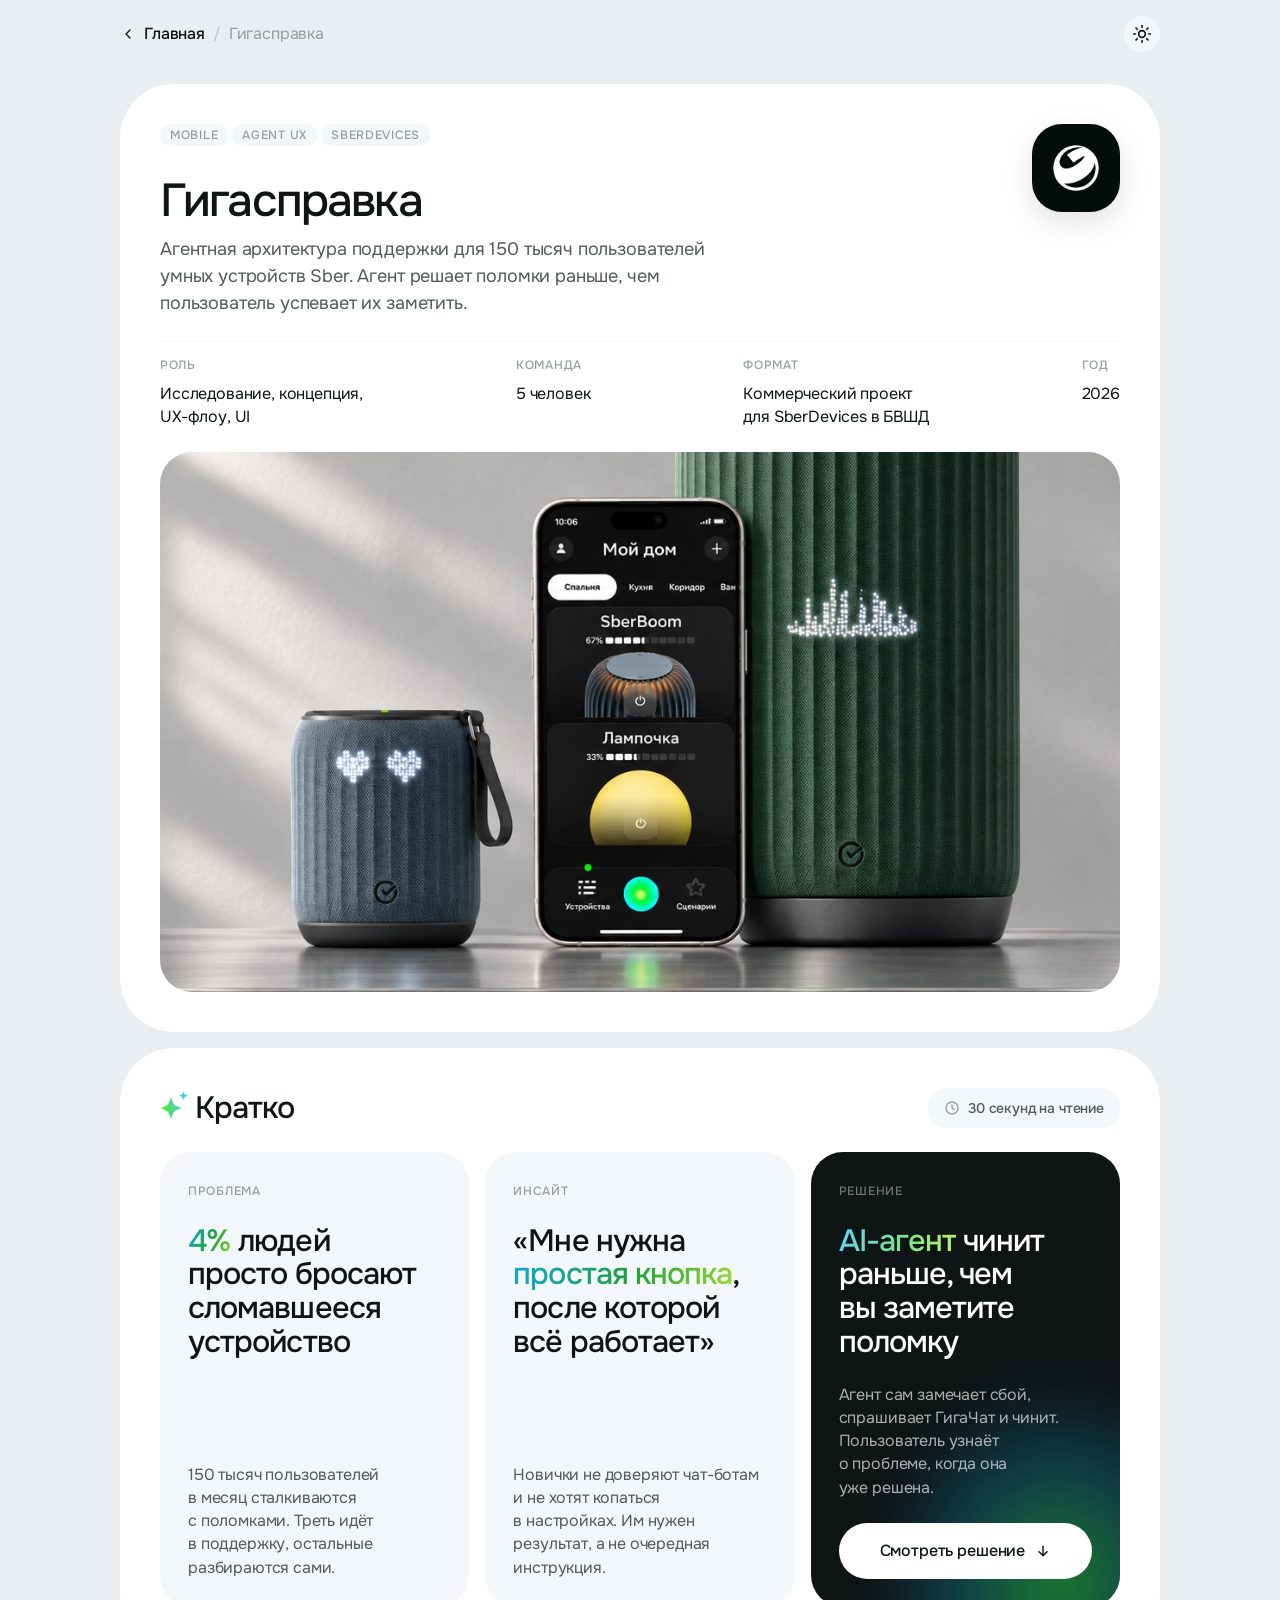
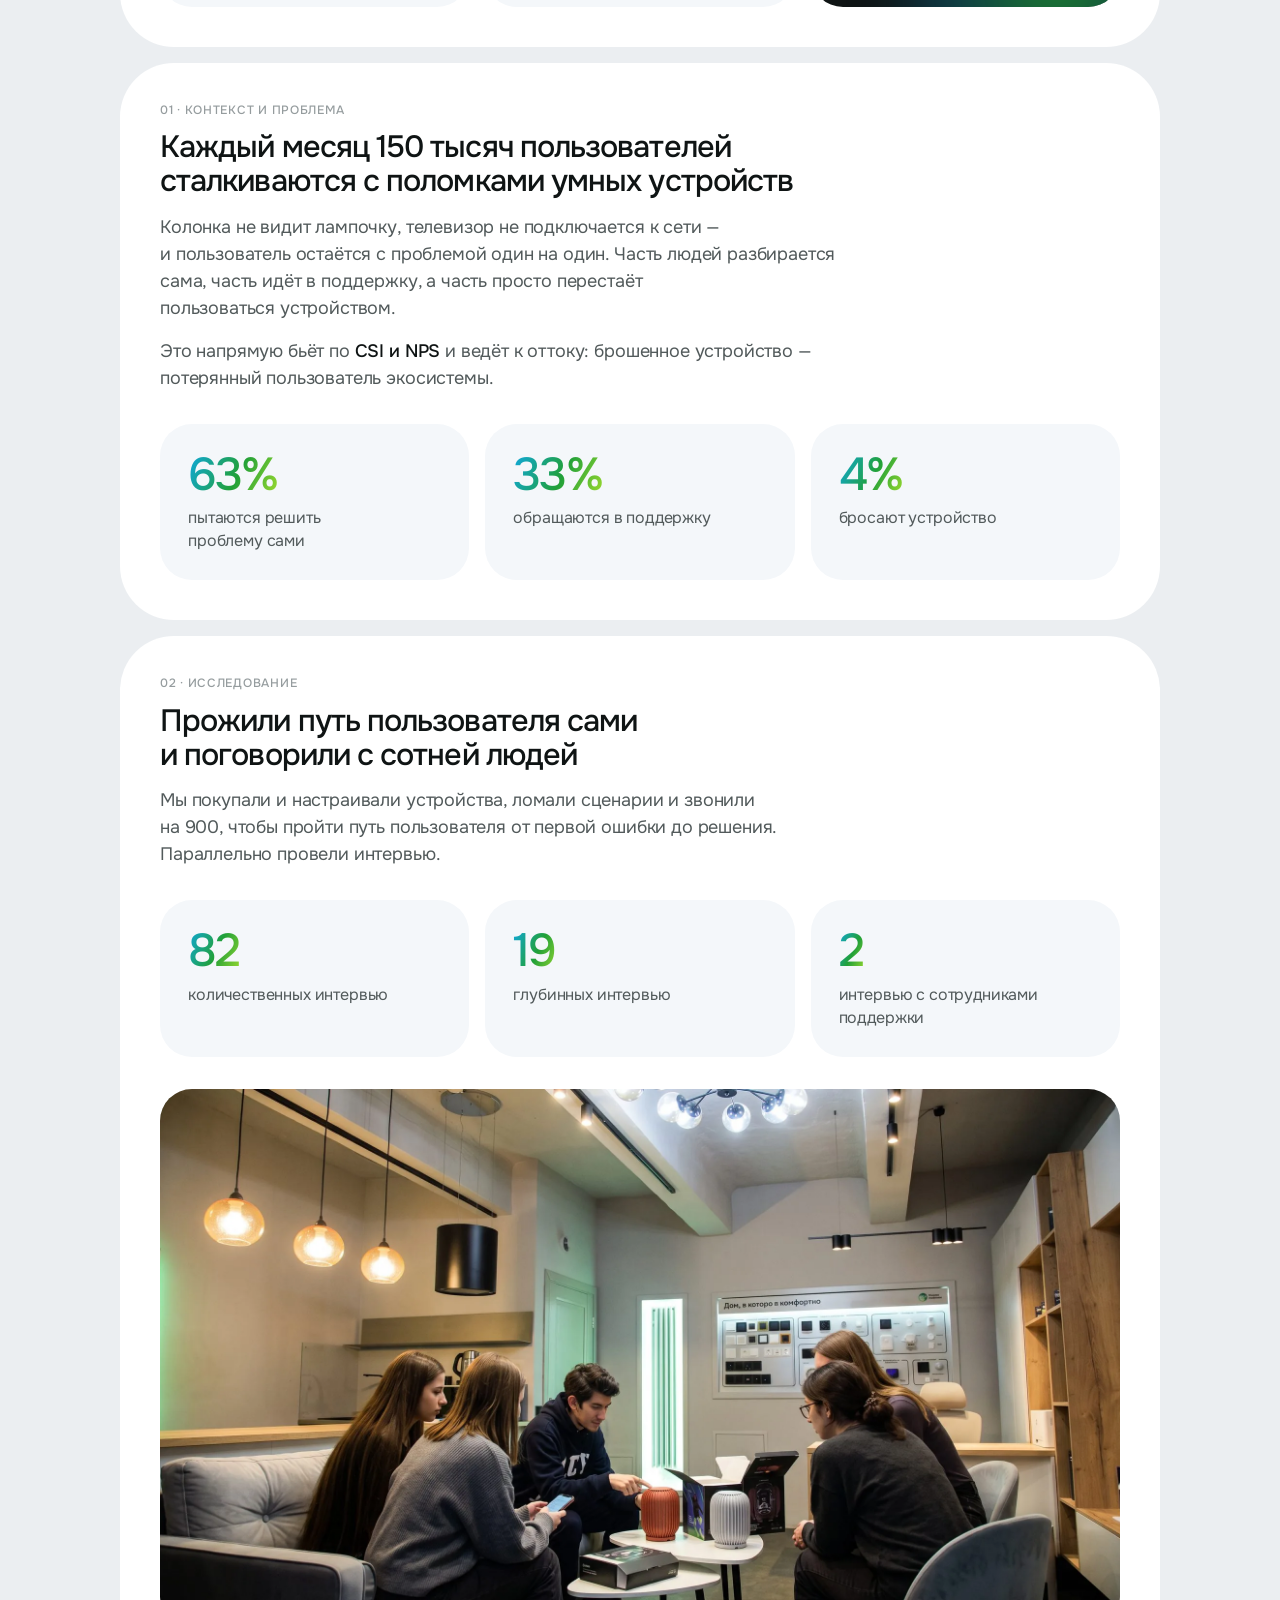
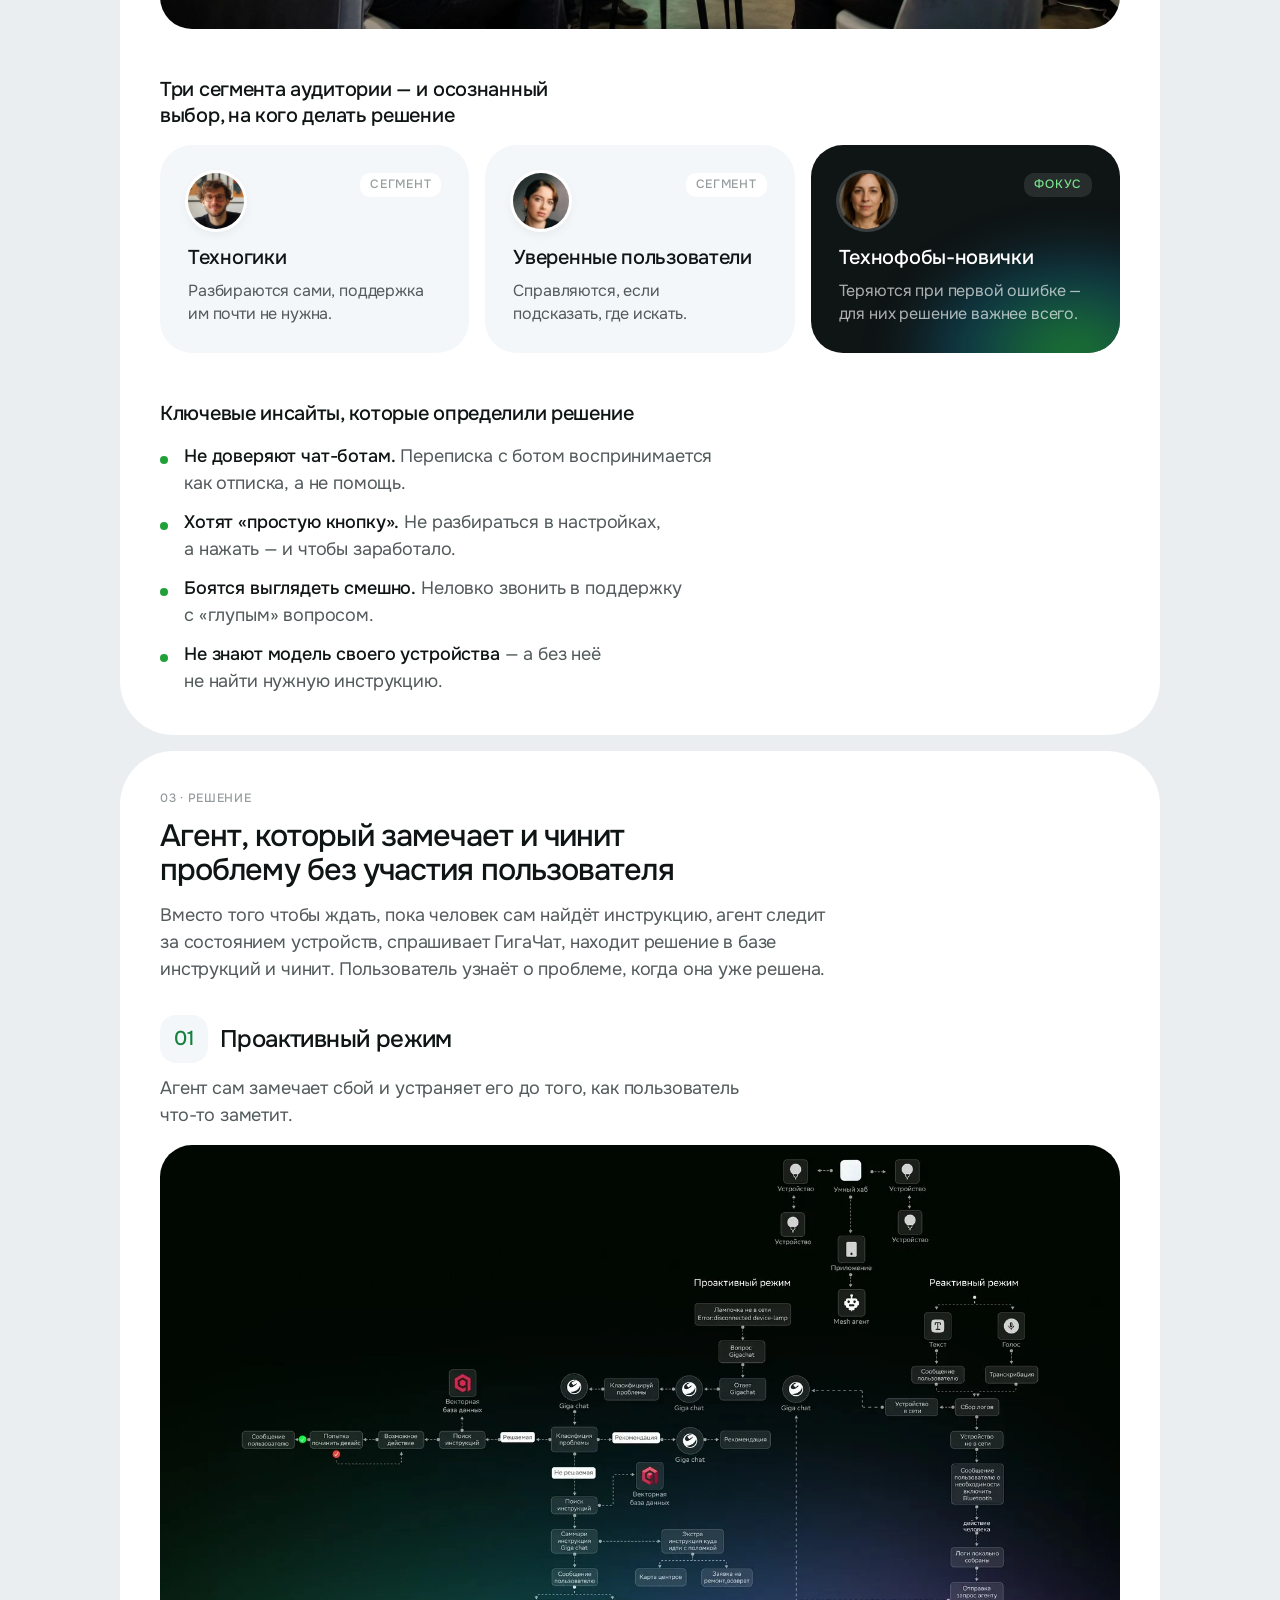
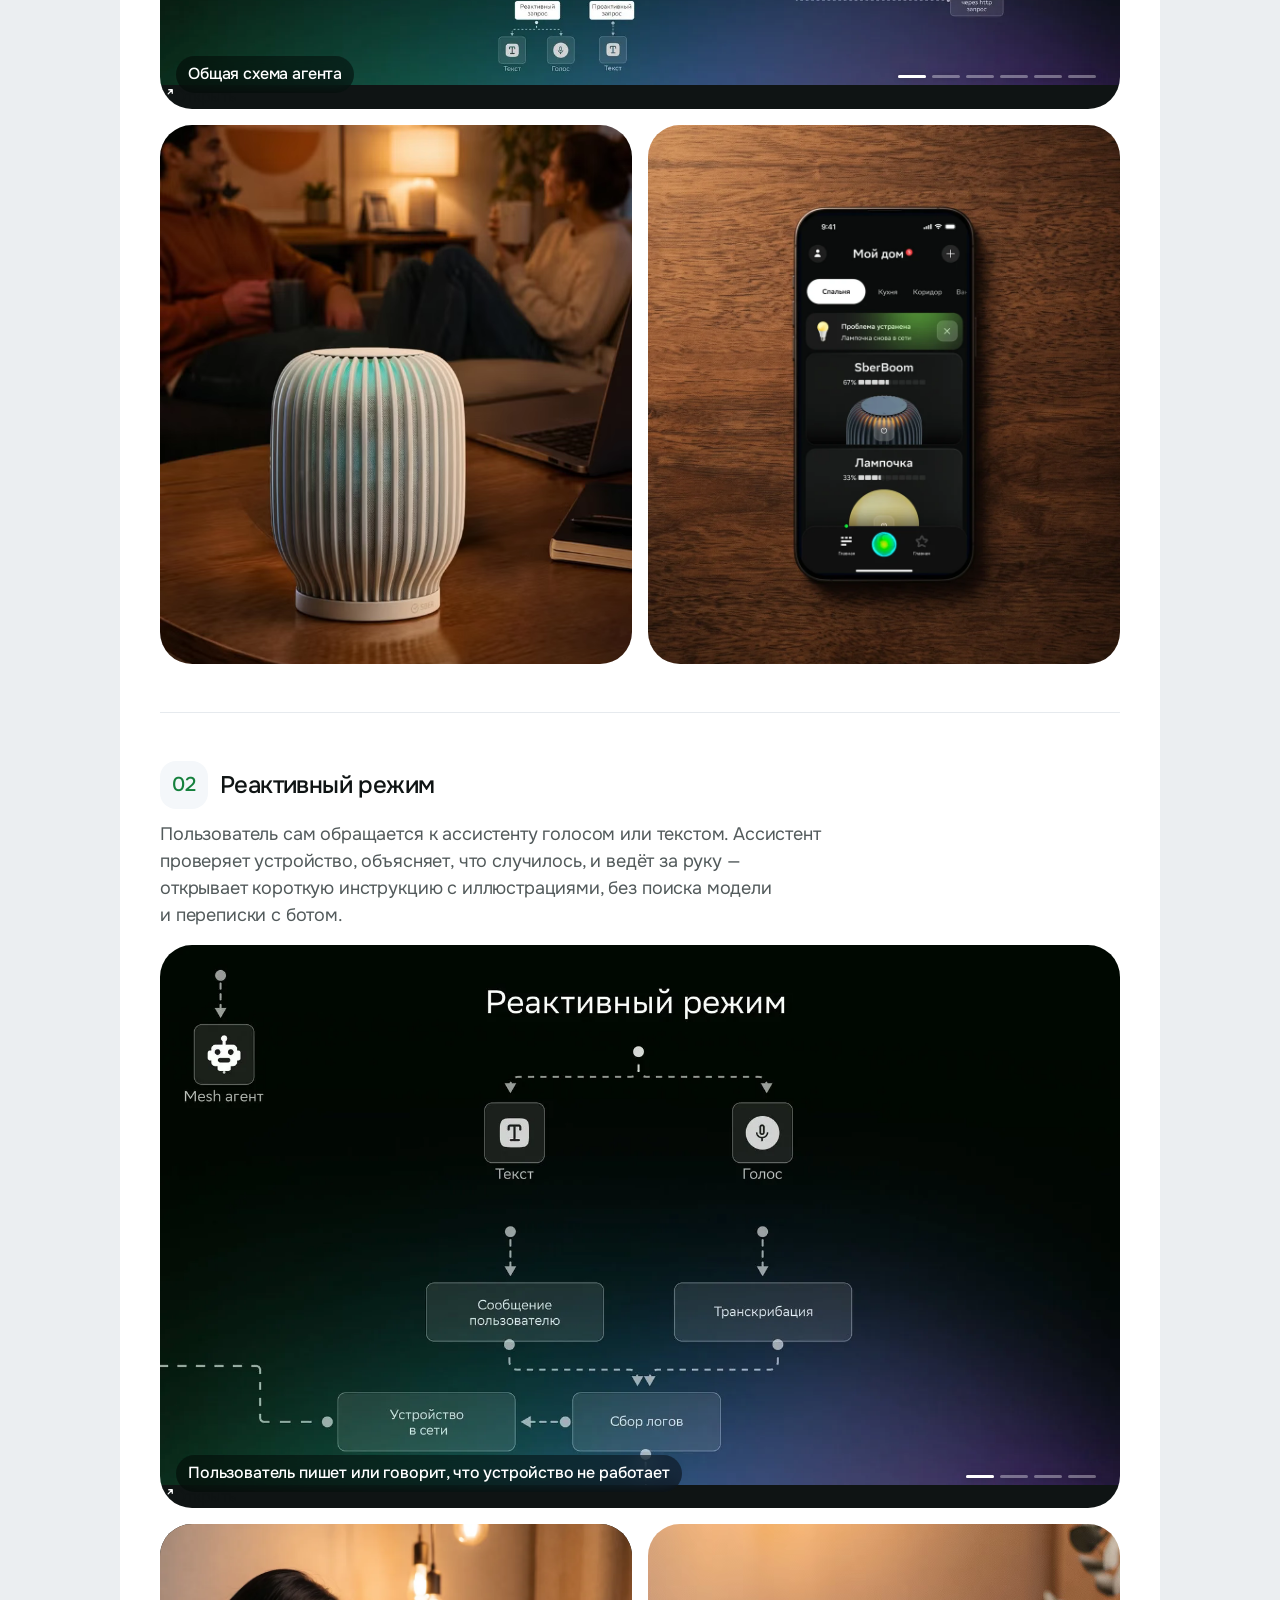
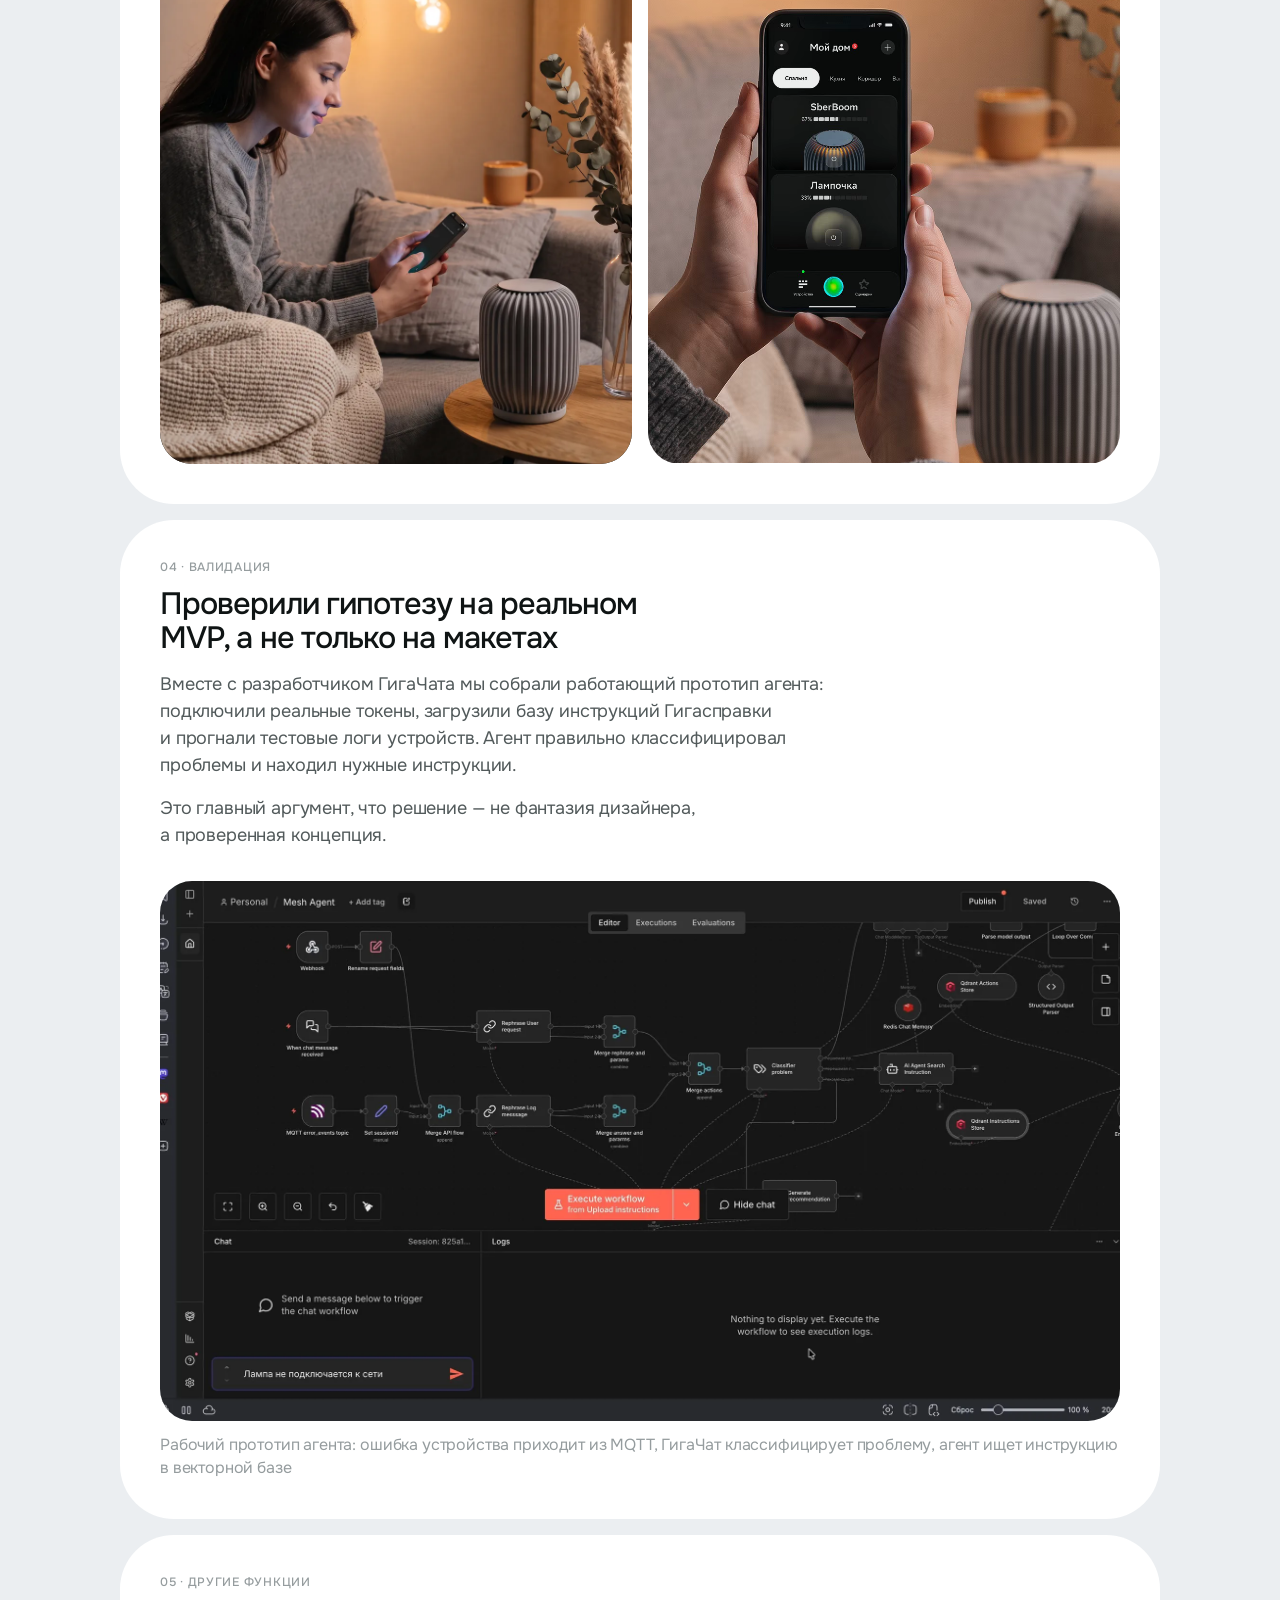
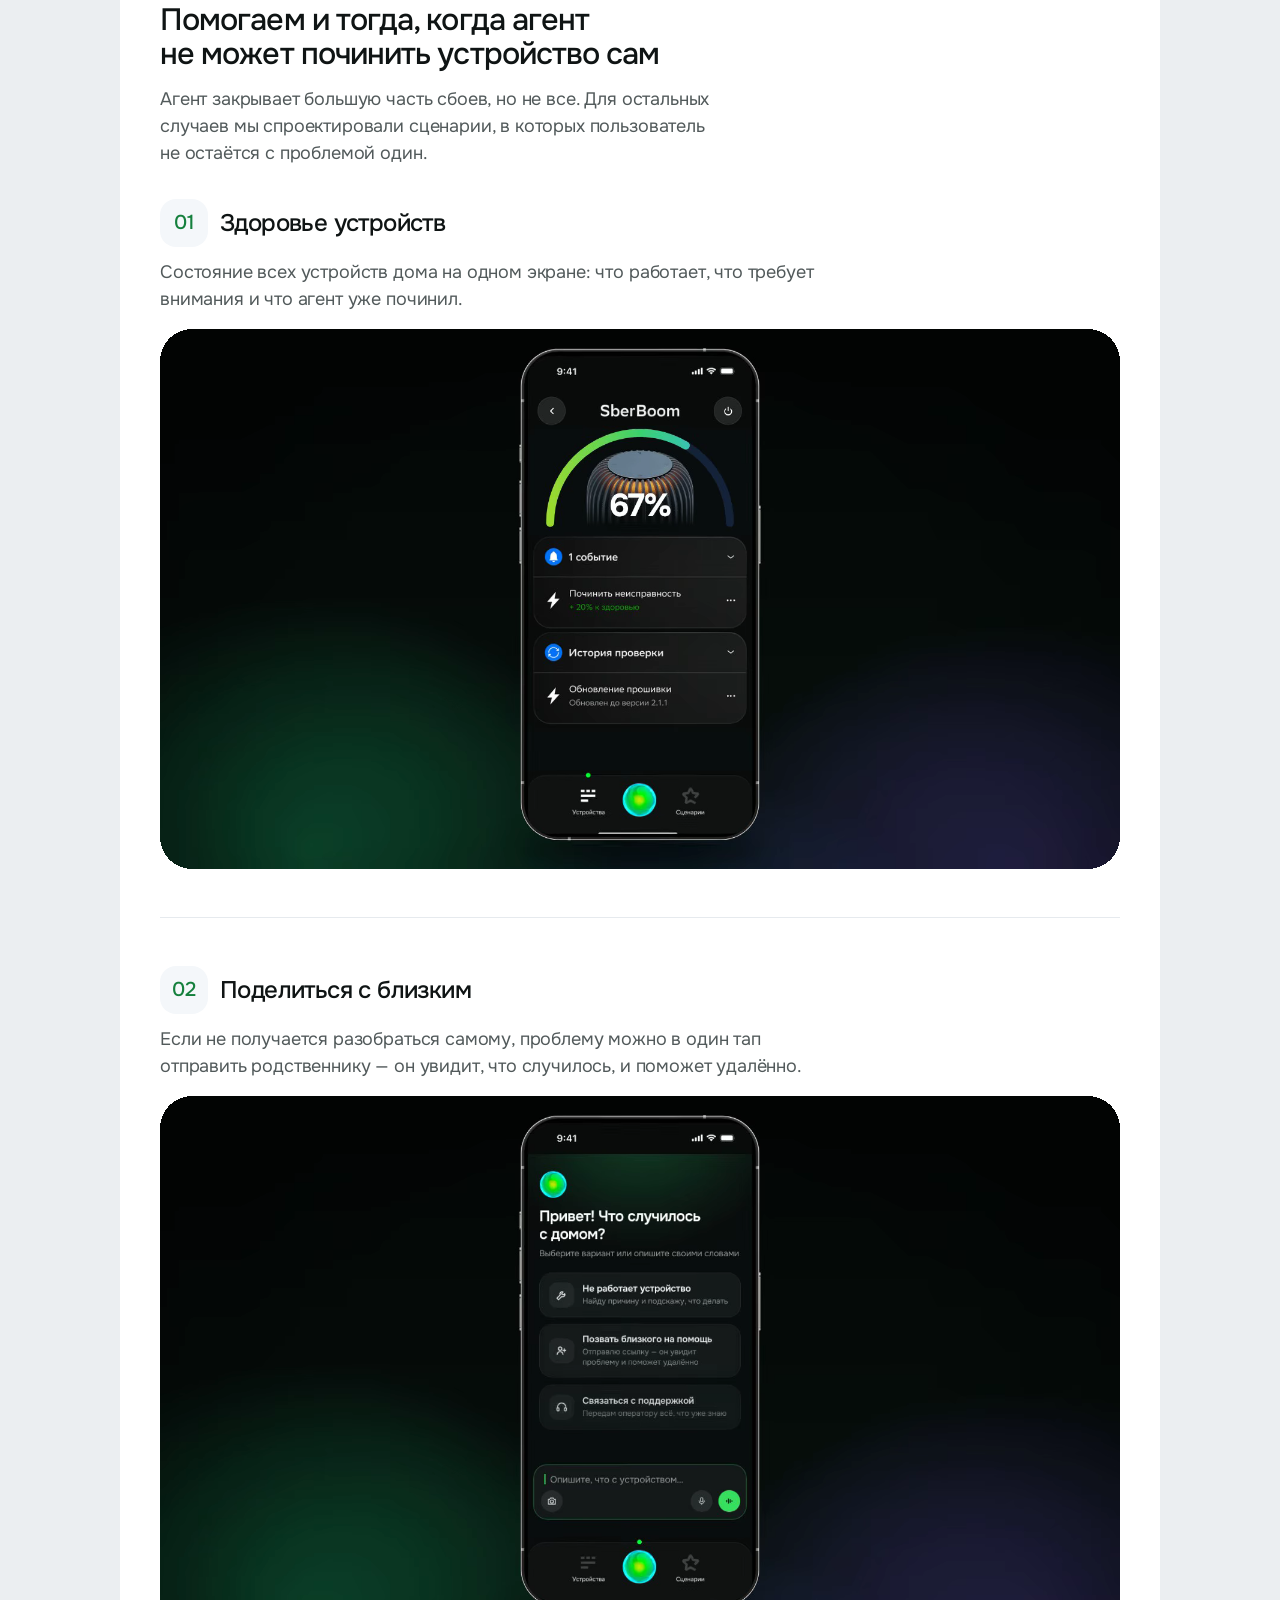
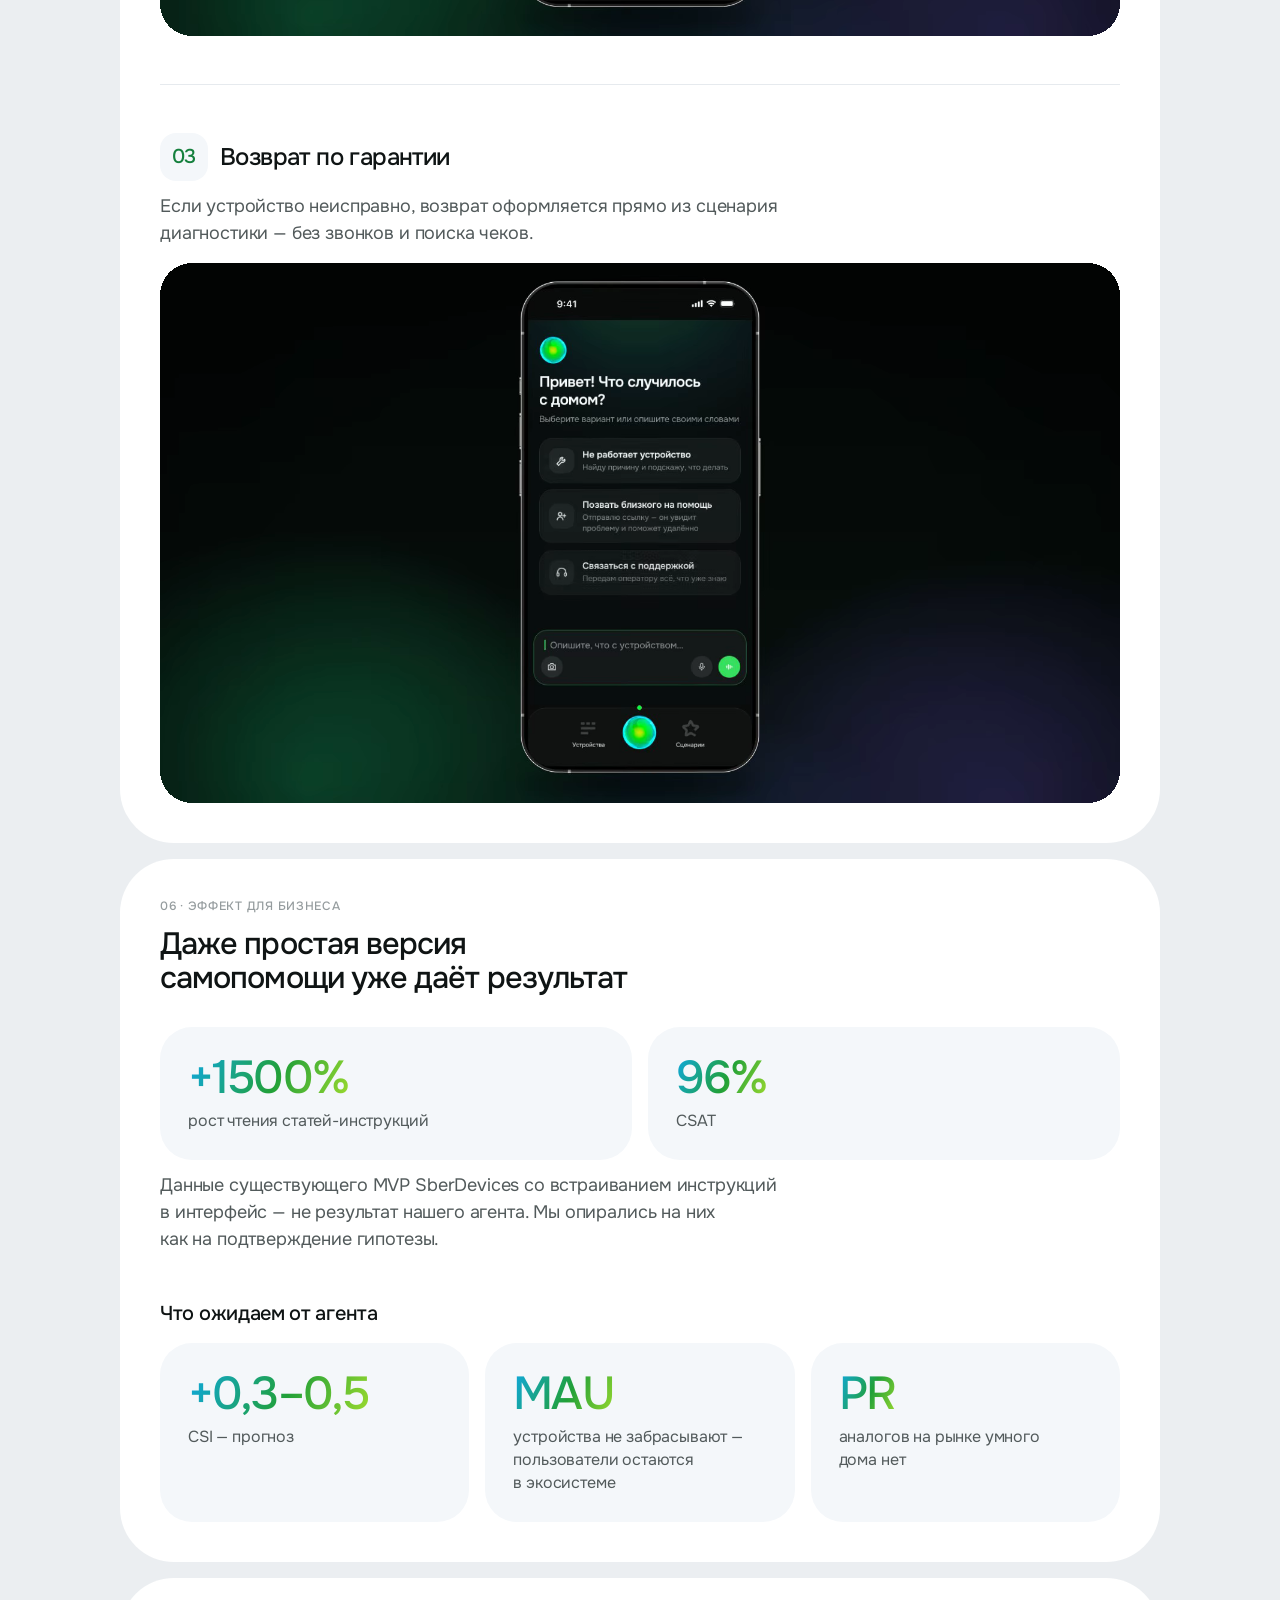
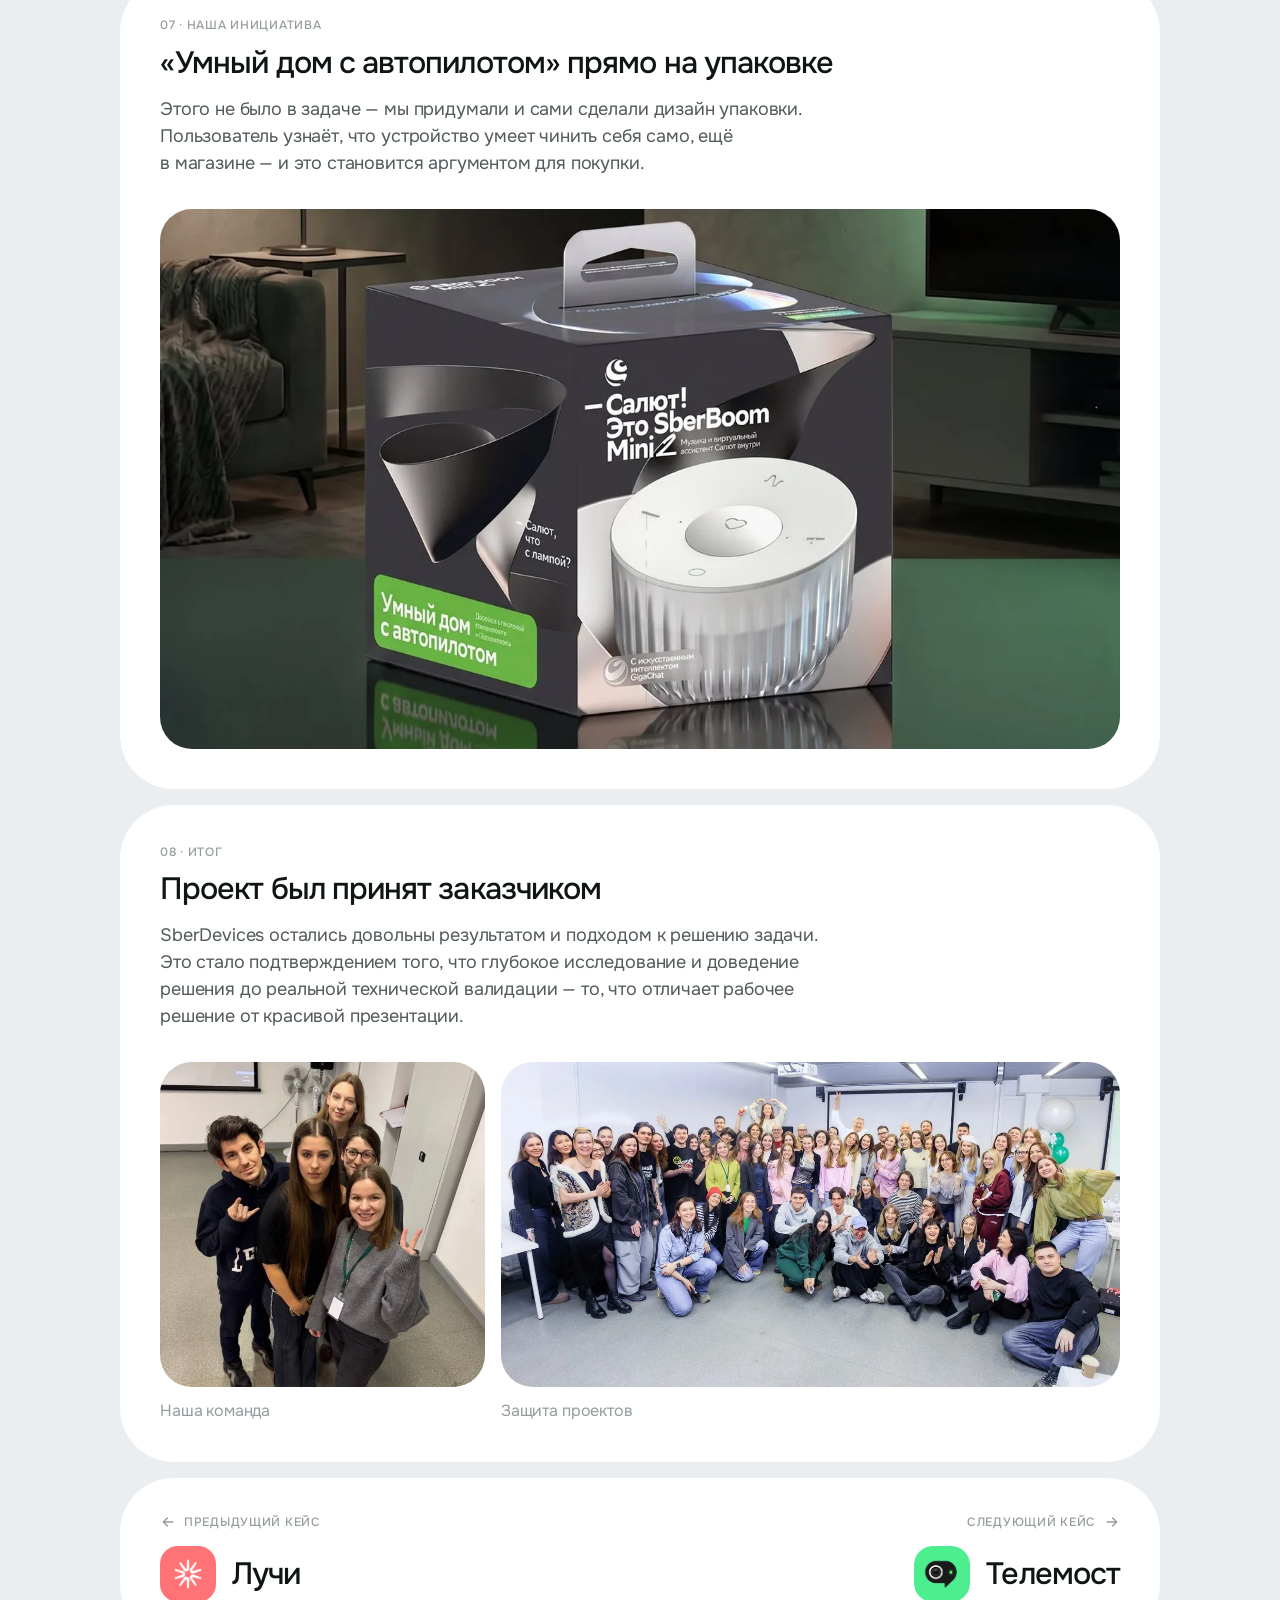
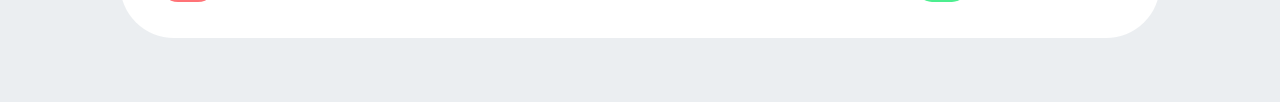
<file: giga-case.html>
<!doctype html>
<html lang="ru">
<head>
  <meta charset="utf-8">
  <meta name="viewport" content="width=device-width, initial-scale=1, viewport-fit=cover">
  <title>Гигасправка — кейс Полины Ефремовой</title>
  <meta name="description" content="Агентная архитектура поддержки умных устройств SberDevices: агент решает поломки раньше, чем пользователь их заметит.">
  <link rel="preload" href="assets/fonts/onest-cyrillic.woff2" as="font" type="font/woff2" crossorigin>
  <link rel="stylesheet" href="css/v2.css?v=78">
  <link rel="stylesheet" href="css/case.css?v=80">
  <link rel="stylesheet" href="css/theme.css?v=9">
  <script>(function(){try{var t=localStorage.getItem("theme");if(!t)t=matchMedia("(prefers-color-scheme: dark)").matches?"dark":"light";document.documentElement.dataset.theme=t}catch(e){}})()</script>
  <script>if(/[?&]from=proto/.test(location.search)){var st=document.createElement('style');st.textContent='@view-transition{navigation:auto}::view-transition-group(*){animation-duration:.55s;animation-timing-function:cubic-bezier(.65,0,.35,1)}.hero .shot{view-transition-name:'+(location.pathname.indexOf('telemost')>-1?'cover-tm':'cover-giga')+'}';document.head.appendChild(st)}</script>
</head>
<body>
<div class="wrap">

  <nav class="crumbs" aria-label="Навигация">
    <a href="index.html" onclick="if(document.referrer&&new URL(document.referrer).origin===location.origin){history.back();return false}"><svg width="16" height="16" viewBox="0 0 24 24" fill="none" stroke="currentColor" stroke-width="2" stroke-linecap="round" stroke-linejoin="round" aria-hidden="true"><path d="M15 18l-6-6 6-6"/></svg>Главная</a>
    <span class="sep">/</span><span>Гигасправка</span>
  </nav>

  <!-- Шапка -->
  <header class="head hero card">
    <div class="top"><div class="tags"><span>Mobile</span><span>Agent UX</span><span>SberDevices</span></div></div>
    <img class="icon" src="assets/img/giga/app-icon.png" alt="" width="104" height="104">
    <h1>Гигасправка</h1>
    <p class="lead">Агентная архитектура поддержки для&nbsp;150&nbsp;тысяч пользователей умных устройств Sber. Агент решает поломки раньше, чем пользователь успевает&nbsp;их&nbsp;заметить.</p>
    <dl class="meta">
      <div><dt>Роль</dt><dd>Исследование, концепция, <br><span style="white-space:nowrap">UX-флоу</span>,&nbsp;UI</dd></div>
      <div><dt>Команда</dt><dd>5&nbsp;человек</dd></div>
      <div><dt>Формат</dt><dd>Коммерческий проект <br>для&nbsp;SberDevices в&nbsp;БВШД</dd></div>
      <div><dt>Год</dt><dd>2026</dd></div>
    </dl>
    <figure class="shot gc-shot">
      <img src="assets/img/giga/hero-mid.webp?v=4" alt="Приложение «Мой дом» на телефоне между колонками SberBoom: карточки колонки и лампочки с уровнем заряда" decoding="async">
    </figure>
  </header>


  <!-- Кратко -->
  <section class="brief card" aria-labelledby="brief-title">
    <header class="sec-head"><h2 id="brief-title"><img src="assets/img/giga/sparkle.webp?v=2" alt="" width="40" height="40">Кратко</h2><span class="read-time"><svg width="16" height="16" viewBox="0 0 24 24" fill="none" stroke="currentColor" stroke-width="2" stroke-linecap="round" aria-hidden="true"><circle cx="12" cy="12" r="9"/><path d="M12 7v5l3 2"/></svg>30&nbsp;секунд на&nbsp;чтение</span></header>
    <div class="brief-grid">
      <div class="brief-item"><h3>Проблема</h3><p class="big"><em>4%</em> людей просто бросают сломавшееся устройство</p><p>150&nbsp;тысяч пользователей в&nbsp;месяц сталкиваются с&nbsp;поломками. Треть идёт в&nbsp;поддержку, остальные разбираются&nbsp;сами.</p></div>
      <div class="brief-item"><h3>Инсайт</h3><p class="big">«Мне нужна <em>простая кнопка</em>, после которой всё работает»</p><p>Новички не&nbsp;доверяют <span style="white-space:nowrap">чат-ботам</span> и&nbsp;не&nbsp;хотят копаться в&nbsp;настройках. Им&nbsp;нужен результат, а&nbsp;не&nbsp;очередная инструкция.</p></div>
      <div class="brief-item accent"><h3>Решение</h3><p class="big"><em>AI-агент</em> чинит раньше, чем вы&nbsp;заметите поломку</p><p>Агент сам замечает сбой, спрашивает ГигаЧат и&nbsp;чинит. Пользователь узнаёт о&nbsp;проблеме, когда она уже&nbsp;решена.</p><a class="brief-cta" href="#solution">Смотреть решение <svg width="16" height="16" viewBox="0 0 24 24" fill="none" stroke="currentColor" stroke-width="2.2" stroke-linecap="round" stroke-linejoin="round" aria-hidden="true"><path d="M12 5v14M6 13l6 6 6-6"/></svg></a></div>
    </div>
  </section>

  <!-- 01 Контекст -->
  <section class="sec card">
    <header><span class="eyebrow"><span class="num">01</span>&nbsp;· Контекст и&nbsp;проблема</span><h2>Каждый месяц 150&nbsp;тысяч пользователей сталкиваются с&nbsp;поломками умных&nbsp;устройств</h2></header>
    <div class="text">
      <p>Колонка не&nbsp;видит лампочку, телевизор не&nbsp;подключается к&nbsp;сети&nbsp;— и&nbsp;пользователь остаётся с&nbsp;проблемой один на&nbsp;один. Часть людей разбирается сама, часть идёт в&nbsp;поддержку, а&nbsp;часть просто перестаёт пользоваться&nbsp;устройством.</p>
      <p>Это&nbsp;напрямую бьёт по&nbsp;<strong>CSI и&nbsp;NPS</strong> и&nbsp;ведёт к&nbsp;оттоку: брошенное устройство&nbsp;— потерянный пользователь&nbsp;экосистемы.</p>
    </div>
    <div class="stats">
      <div class="stat"><b>63%</b><span>пытаются решить проблему сами</span></div>
      <div class="stat"><b>33%</b><span>обращаются в&nbsp;поддержку</span></div>
      <div class="stat"><b>4%</b><span>бросают устройство</span></div>
    </div>
  </section>

  <!-- 02 Исследование -->
  <section class="sec card">
    <header><span class="eyebrow"><span class="num">02</span>&nbsp;· Исследование</span><h2>Прожили путь пользователя сами и&nbsp;поговорили с&nbsp;сотней&nbsp;людей</h2></header>
    <div class="text">
      <p>Мы&nbsp;покупали и&nbsp;настраивали устройства, ломали сценарии и&nbsp;звонили на&nbsp;900, чтобы пройти путь пользователя от&nbsp;первой ошибки до&nbsp;решения. Параллельно провели&nbsp;интервью.</p>
    </div>
    <div class="stats">
      <div class="stat"><b>82</b><span>количественных интервью</span></div>
      <div class="stat"><b>19</b><span>глубинных интервью</span></div>
      <div class="stat"><b>2</b><span>интервью с&nbsp;сотрудниками поддержки</span></div>
    </div>
    <figure>
      <div class="inner photo-slot"><img src="assets/img/giga/case/research.webp" alt="Команда тестирует умные устройства Sber в шоуруме: колонки и лампы на столе" loading="lazy"></div>
    </figure>
    <h3 class="sub">Три сегмента аудитории&nbsp;— и&nbsp;осознанный выбор, на&nbsp;кого делать&nbsp;решение</h3>
    <div class="tiles">
      <div class="tile"><div class="seg-top"><img class="ava" src="assets/img/giga/case/seg-tech.webp" alt="" width="56" height="56"><span class="badge">Сегмент</span></div><h3>Техногики</h3><p>Разбираются сами, поддержка им почти&nbsp;не&nbsp;нужна.</p></div>
      <div class="tile"><div class="seg-top"><img class="ava" src="assets/img/giga/case/seg-confident.webp" alt="" width="56" height="56"><span class="badge">Сегмент</span></div><h3>Уверенные&nbsp;пользователи</h3><p>Справляются, если подсказать, где&nbsp;искать.</p></div>
      <div class="tile focus"><div class="seg-top"><img class="ava" src="assets/img/giga/case/seg-novice.webp" alt="" width="56" height="56"><span class="badge">Фокус</span></div><h3>Технофобы-новички</h3><p>Теряются при&nbsp;первой ошибке&nbsp;— для&nbsp;них решение важнее&nbsp;всего.</p></div>
    </div>
    <h3 class="sub">Ключевые инсайты, которые определили&nbsp;решение</h3>
    <ul class="list">
      <li><strong>Не&nbsp;доверяют чат-ботам.</strong> Переписка с&nbsp;ботом воспринимается как&nbsp;отписка,&nbsp;а&nbsp;не&nbsp;помощь.</li>
      <li><strong>Хотят «простую кнопку».</strong> Не&nbsp;разбираться в&nbsp;настройках, а&nbsp;нажать&nbsp;— и&nbsp;чтобы&nbsp;заработало.</li>
      <li><strong>Боятся выглядеть смешно.</strong> Неловко звонить в&nbsp;поддержку с&nbsp;«глупым»&nbsp;вопросом.</li>
      <li><strong>Не&nbsp;знают модель своего устройства</strong>&nbsp;— а&nbsp;без&nbsp;неё не&nbsp;найти нужную&nbsp;инструкцию.</li>
    </ul>
  </section>

  <!-- 03 Решение -->
  <section class="sec card" id="solution">
    <header><span class="eyebrow"><span class="num">03</span>&nbsp;· Решение</span><h2>Агент, который замечает и&nbsp;чинит проблему без&nbsp;участия&nbsp;пользователя</h2></header>
    <div class="text">
      <p>Вместо того чтобы ждать, пока человек сам найдёт инструкцию, агент следит за&nbsp;состоянием устройств, спрашивает ГигаЧат, находит решение в&nbsp;базе инструкций и&nbsp;чинит. Пользователь узнаёт о&nbsp;проблеме, когда она уже&nbsp;решена.</p>
    </div>
    <div class="modes">
      <div class="mode-panel" id="panel-1">
        <h3 class="mode-title"><span class="mode-n">01</span>Проактивный режим</h3>
        <p class="mode-desc">Агент сам замечает сбой и&nbsp;устраняет его&nbsp;до&nbsp;того, как&nbsp;пользователь что-то&nbsp;заметит.</p>
        <div class="carousel" data-carousel>
          <div class="track" tabindex="0" aria-label="Шаги проактивного режима"><figure class="slide"><img src="assets/img/giga/case/proactive-1.webp" alt="Общая схема агента" loading="lazy"><figcaption>Общая схема агента</figcaption></figure><figure class="slide"><img src="assets/img/giga/case/proactive-2.webp" alt="Устройства и умный хаб передают данные агенту" loading="lazy"><figcaption>Устройства и&nbsp;умный хаб передают данные агенту</figcaption></figure><figure class="slide"><img src="assets/img/giga/case/proactive-3.webp" alt="Агент спрашивает ГигаЧат о проблеме" loading="lazy"><figcaption>Агент спрашивает ГигаЧат о&nbsp;проблеме</figcaption></figure><figure class="slide"><img src="assets/img/giga/case/proactive-4.webp" alt="Решаемая проблема: агент пробует починить устройство сам" loading="lazy"><figcaption>Решаемая проблема: агент пробует починить устройство сам</figcaption></figure><figure class="slide"><img src="assets/img/giga/case/proactive-5.webp" alt="Нерешаемая: инструкция, карта центров, заявка на возврат" loading="lazy"><figcaption>Нерешаемая: инструкция, карта центров, заявка на&nbsp;возврат</figcaption></figure><figure class="slide"><img src="assets/img/giga/case/proactive-6.webp" alt="Пользователь получает пуш «Проблема устранена»" loading="lazy"><figcaption>Пользователь получает пуш «Проблема устранена»</figcaption></figure></div>
        </div>
        <div class="row">
          <div class="inner"><video class="autoplay" poster="assets/video/giga-diagnostics-poster.webp" muted loop playsinline preload="none" aria-label="Шаги диагностики агента над колонкой">
            <source src="assets/video/giga-diagnostics.webm" type='video/webm; codecs="vp9"'><source src="assets/video/giga-diagnostics.mp4" type="video/mp4"></video></div>
          <div class="inner"><img src="assets/img/giga/case/proactive-table.webp" alt="Телефон на столе: уведомление «Проблема устранена — лампочка снова в сети»" loading="lazy"></div>
        </div>
      </div>
      <div class="mode-panel" id="panel-2">
        <h3 class="mode-title"><span class="mode-n">02</span>Реактивный режим</h3>
        <p class="mode-desc">Пользователь сам обращается к&nbsp;ассистенту голосом или&nbsp;текстом. Ассистент проверяет устройство, объясняет, что&nbsp;случилось, и&nbsp;ведёт за&nbsp;руку&nbsp;— открывает короткую инструкцию с&nbsp;иллюстрациями, без&nbsp;поиска модели и&nbsp;переписки с&nbsp;ботом.</p>
        <div class="carousel" data-carousel>
          <div class="track" tabindex="0" aria-label="Шаги реактивного режима"><figure class="slide"><img src="assets/img/giga/case/reactive-1.webp" alt="Пользователь пишет или говорит, что устройство не работает" loading="lazy"><figcaption>Пользователь пишет или&nbsp;говорит, что&nbsp;устройство не&nbsp;работает</figcaption></figure><figure class="slide"><img src="assets/img/giga/case/reactive-2.webp" alt="Агент собирает логи и проверяет, в сети ли устройство" loading="lazy"><figcaption>Агент собирает логи и&nbsp;проверяет, в&nbsp;сети&nbsp;ли устройство</figcaption></figure><figure class="slide"><img src="assets/img/giga/case/reactive-3.webp" alt="ГигаЧат классифицирует проблему: решаемая или нет" loading="lazy"><figcaption>ГигаЧат классифицирует проблему: решаемая или&nbsp;нет</figcaption></figure><figure class="slide"><img src="assets/img/giga/case/reactive-4.webp" alt="Нерешаемая: инструкция, карта центров, заявка на ремонт" loading="lazy"><figcaption>Нерешаемая: инструкция, карта центров, заявка на&nbsp;ремонт</figcaption></figure></div>
        </div>
        <div class="row">
          <div class="inner"><img src="assets/img/giga/case/reactive-user.webp" alt="Девушка на диване обращается к ассистенту в телефоне, рядом умная колонка Sber" loading="lazy" style="object-position:50% 40%"></div>
          <div class="inner"><video class="autoplay" poster="assets/video/giga-reactive-hands-poster.webp?v=9" muted loop playsinline preload="none" aria-label="Ассистент ведёт пользователя: проверка устройства, инструкция, лампочка снова в сети">
            <source src="assets/video/giga-reactive-hands.webm?v=9" type='video/webm; codecs="vp9"'><source src="assets/video/giga-reactive-hands.mp4?v=9" type="video/mp4"></video></div>
        </div>
      </div>
    </div>
  </section>

  <!-- 04 Валидация -->
  <section class="sec card">
    <header><span class="eyebrow"><span class="num">04</span>&nbsp;· Валидация</span><h2>Проверили гипотезу на&nbsp;реальном MVP, а&nbsp;не&nbsp;только&nbsp;на&nbsp;макетах</h2></header>
    <div class="text">
      <p>Вместе с&nbsp;разработчиком ГигаЧата мы&nbsp;собрали работающий прототип агента: подключили реальные токены, загрузили базу инструкций Гигасправки и&nbsp;прогнали тестовые логи устройств. Агент правильно классифицировал проблемы и&nbsp;находил нужные&nbsp;инструкции.</p>
      <p>Это&nbsp;главный аргумент, что&nbsp;решение&nbsp;— не&nbsp;фантазия дизайнера, а&nbsp;проверенная&nbsp;концепция.</p>
    </div>
    <figure>
      <div class="inner video-slot"><img src="assets/img/giga/case/mvp-n8n.webp" alt="Рабочий прототип агента в n8n: обработка ошибки устройства из MQTT, классификация проблемы и поиск инструкции в векторной базе Qdrant" loading="lazy" style="object-position:50% 0"></div>
      <figcaption>Рабочий прототип агента: ошибка устройства приходит из&nbsp;MQTT, ГигаЧат классифицирует проблему, агент ищет инструкцию в&nbsp;векторной базе</figcaption>
    </figure>
  </section>

  <!-- 05 Другие функции -->
  <section class="sec card">
    <header><span class="eyebrow"><span class="num">05</span>&nbsp;· Другие функции</span><h2>Помогаем и&nbsp;тогда, когда агент не&nbsp;может починить устройство&nbsp;сам</h2></header>
    <div class="text">
      <p>Агент закрывает большую часть сбоев, но&nbsp;не&nbsp;все. Для&nbsp;остальных случаев мы&nbsp;спроектировали сценарии, в&nbsp;которых пользователь не&nbsp;остаётся с&nbsp;проблемой&nbsp;один.</p>
    </div>
    <div class="modes">
      <div class="mode-panel" id="fpanel-health">
        <h3 class="mode-title"><span class="mode-n">01</span>Здоровье устройств</h3>
        <p class="mode-desc">Состояние всех устройств дома на&nbsp;одном экране: что&nbsp;работает, что&nbsp;требует внимания и&nbsp;что&nbsp;агент уже починил.</p>
        <div class="inner feat-video"><video class="autoplay" poster="assets/video/giga-health-poster.webp?v=9" muted loop playsinline preload="none" aria-label="Здоровье устройств: нажатие «Починить неисправность», шкала сканирует колонку по шагам, здоровье растёт с 67 до 87%">
          <source src="assets/video/giga-health.webm?v=9" type='video/webm; codecs="vp9"'><source src="assets/video/giga-health.mp4?v=9" type="video/mp4"></video></div>
      </div>
      <div class="mode-panel" id="fpanel-share">
        <h3 class="mode-title"><span class="mode-n">02</span>Поделиться с&nbsp;близким</h3>
        <p class="mode-desc">Если не&nbsp;получается разобраться самому, проблему можно в&nbsp;один тап отправить родственнику&nbsp;— он&nbsp;увидит, что&nbsp;случилось, и&nbsp;поможет удалённо.</p>
        <div class="inner feat-video"><video class="autoplay" poster="assets/video/giga-share-poster.webp" muted loop playsinline preload="none" aria-label="Поделиться с близким: выбор «Позвать близкого на помощь», выбор устройства, отправка ссылки в Telegram, «Ссылка направлена»">
          <source src="assets/video/giga-share.webm" type='video/webm; codecs="vp9"'><source src="assets/video/giga-share.mp4" type="video/mp4"></video></div>
            </div>
      <div class="mode-panel" id="fpanel-warranty">
        <h3 class="mode-title"><span class="mode-n">03</span>Возврат по&nbsp;гарантии</h3>
        <p class="mode-desc">Если устройство неисправно, возврат оформляется прямо из&nbsp;сценария диагностики&nbsp;— без&nbsp;звонков и&nbsp;поиска чеков.</p>
        <div class="inner feat-video"><video class="autoplay" poster="assets/video/giga-warranty-poster.webp?v=9" muted loop playsinline preload="none" aria-label="Возврат по гарантии: диагностика лампочки с помощью пользователя, вывод «Лампочка неисправна», уведомление и вызов курьера">
          <source src="assets/video/giga-warranty.webm?v=9" type='video/webm; codecs="vp9"'><source src="assets/video/giga-warranty.mp4?v=9" type="video/mp4"></video></div>
      </div>
    </div>
  </section>

  <!-- 06 Эффект -->
  <section class="sec card">
    <header><span class="eyebrow"><span class="num">06</span>&nbsp;· Эффект для&nbsp;бизнеса</span><h2>Даже простая версия самопомощи уже даёт&nbsp;результат</h2></header>
    <div class="stats">
      <div class="stat"><b>+1500%</b><span>рост чтения статей-инструкций</span></div>
      <div class="stat"><b>96%</b><span>CSAT</span></div>
    </div>
    <p class="note">Данные существующего MVP SberDevices со&nbsp;встраиванием инструкций в&nbsp;интерфейс&nbsp;— не&nbsp;результат нашего агента. Мы&nbsp;опирались на&nbsp;них как&nbsp;на&nbsp;подтверждение&nbsp;гипотезы.</p>
    <h3 class="sub">Что&nbsp;ожидаем&nbsp;от&nbsp;агента</h3>
    <div class="stats">
      <div class="stat"><b>+0,3–0,5</b><span>CSI&nbsp;— прогноз</span></div>
      <div class="stat"><b>MAU</b><span>устройства не&nbsp;забрасывают&nbsp;— пользователи остаются в&nbsp;экосистеме</span></div>
      <div class="stat"><b>PR</b><span>аналогов на&nbsp;рынке умного дома нет</span></div>
    </div>
  </section>

  <!-- 07 Автопилот на коробке -->
  <section class="sec card">
    <header><span class="eyebrow"><span class="num">07</span>&nbsp;· Наша инициатива</span><h2>«Умный дом с&nbsp;автопилотом» прямо&nbsp;на&nbsp;упаковке</h2></header>
    <div class="text">
      <p>Этого не&nbsp;было в&nbsp;задаче&nbsp;— мы&nbsp;придумали и&nbsp;сами сделали дизайн упаковки. Пользователь узнаёт, что&nbsp;устройство умеет чинить себя само, ещё в&nbsp;магазине&nbsp;— и&nbsp;это становится аргументом&nbsp;для&nbsp;покупки.</p>
    </div>
    <figure>
      <div class="inner box-shot"><img src="assets/img/giga/shot-box.webp" alt="Упаковка SberBoom Mini 2 с плашкой «Умный дом с автопилотом»" loading="lazy"></div>
    </figure>
  </section>

  <!-- 08 Итог -->
  <section class="sec card">
    <header><span class="eyebrow"><span class="num">08</span>&nbsp;· Итог</span><h2>Проект был принят заказчиком</h2></header>
    <div class="text">
      <p>SberDevices остались довольны результатом и&nbsp;подходом к&nbsp;решению задачи. Это стало подтверждением того, что&nbsp;глубокое исследование и&nbsp;доведение решения до&nbsp;реальной технической валидации&nbsp;— то, что&nbsp;отличает рабочее решение от&nbsp;красивой&nbsp;презентации.</p>
    </div>
    <div class="defense">
      <figure><div class="inner"><img src="assets/img/giga/case/defense-team.webp" alt="Наша команда после защиты проекта" loading="lazy"></div><figcaption>Наша команда</figcaption></figure>
      <figure><div class="inner"><img src="assets/img/giga/case/defense-group.webp" alt="Участники и менторы на защите проектов в Британской высшей школе дизайна" loading="lazy"></div><figcaption>Защита проектов</figcaption></figure>
    </div>
  </section>

  <!-- Соседние кейсы: назад и вперёд по кругу -->
  <nav class="case-nav card" aria-label="Другие кейсы">
    <a class="cn prev" href="luchi-case.html"><span class="lbl"><svg width="16" height="16" viewBox="0 0 24 24" fill="none" stroke="currentColor" stroke-width="2.2" stroke-linecap="round" stroke-linejoin="round" aria-hidden="true"><path d="M19 12H5M11 6l-6 6 6 6"/></svg>Предыдущий кейс</span><span class="row"><span class="ic" aria-hidden="true"><img src="assets/img/luchi/app-icon.png" alt=""></span><b>Лучи</b></span></a>
    <a class="cn nxt" href="telemost-case.html"><span class="lbl">Следующий кейс<svg width="16" height="16" viewBox="0 0 24 24" fill="none" stroke="currentColor" stroke-width="2.2" stroke-linecap="round" stroke-linejoin="round" aria-hidden="true"><path d="M5 12h14M13 6l6 6-6 6"/></svg></span><span class="row"><span class="ic" aria-hidden="true"><img src="assets/img/telemost/app-icon.png" alt=""></span><b>Телемост</b></span></a>
  </nav>

</div>
<div class="lb" id="lb" aria-hidden="true"><div class="lb-top"><span id="lbCap"></span><button class="lb-x" type="button" aria-label="Закрыть" id="lbX"><svg width="18" height="18" viewBox="0 0 24 24" stroke="#fff" stroke-width="2.2" stroke-linecap="round"><path d="M6 6l12 12M18 6L6 18"/></svg></button></div><div class="lb-body" id="lbBody"><img id="lbImg" alt=""></div><div class="lb-hint">Листайте в&nbsp;сторону, чтобы рассмотреть схему</div></div>
<div class="m-prog" id="mProg"><i></i></div>
<nav class="m-bar" id="mBar" aria-label="Навигация по кейсу">
  <div class="m-tabs">
    <a href="index.html" data-t="home"><svg width="20" height="20" viewBox="0 0 24 24" fill="none" stroke="currentColor" stroke-width="2" stroke-linecap="round" stroke-linejoin="round"><path d="M3 11l9-7 9 7v9a1 1 0 0 1-1 1h-5v-6H9v6H4a1 1 0 0 1-1-1z"/></svg>Главная</a>
    <a href="#solution" data-t="solution"><svg width="20" height="20" viewBox="0 0 24 24" fill="none" stroke="currentColor" stroke-width="2" stroke-linecap="round" stroke-linejoin="round"><path d="M12 3l2.5 5.5L20 11l-5.5 2.5L12 19l-2.5-5.5L4 11l5.5-2.5z"/></svg>Решение</a>
    <button type="button" data-t="top" id="mUp"><svg width="20" height="20" viewBox="0 0 24 24" fill="none" stroke="currentColor" stroke-width="2.2" stroke-linecap="round" stroke-linejoin="round"><path d="M12 19V5M6 11l6-6 6 6"/></svg>Наверх</button>
  </div>
  <a class="m-hire" href="https://t.me/polly_uiux" target="_blank" rel="noopener">Нанять</a>
</nav>
<button class="to-top" type="button" aria-label="Наверх"><svg width="22" height="22" viewBox="0 0 24 24" fill="none" stroke="currentColor" stroke-width="2.2" stroke-linecap="round" stroke-linejoin="round" aria-hidden="true"><path d="M12 19V5M6 11l6-6 6 6"/></svg></button>
<script>
/* слайдеры: полоски как сторис — медленно заполняются и переключают слайд */
document.querySelectorAll('[data-carousel]').forEach(function(c){
  var tr=c.querySelector('.track'),sl=[].slice.call(tr.children),DUR=4500,i=0,t=null,vis=false;
  var reduce=matchMedia('(prefers-reduced-motion: reduce)').matches;
  var bar=document.createElement('div');bar.className='sbars';bar.setAttribute('role','group');bar.setAttribute('aria-label','Слайды');
  sl.forEach(function(_,k){var b=document.createElement('button');b.type='button';b.setAttribute('aria-label','Слайд '+(k+1));b.innerHTML='<i></i>';b.addEventListener('click',function(){show(k,true)});bar.appendChild(b)});
  c.appendChild(bar);var bs=[].slice.call(bar.children);
  var pn=c.closest('[role=tabpanel]');
  function active(){return vis&&!(pn&&pn.hidden)&&!reduce}
  function paint(){bs.forEach(function(b,k){b.classList.toggle('done',k<i);b.classList.toggle('on',k===i&&!active());b.classList.remove('run')});
    if(active()){void bs[i].offsetWidth;bs[i].style.setProperty('--dur',DUR+'ms');bs[i].classList.add('run')}}
  function show(n,scroll){i=(n+sl.length)%sl.length;if(scroll!==false)tr.scrollTo({left:i*tr.clientWidth,behavior:'smooth'});paint();
    clearTimeout(t);if(active())t=setTimeout(function(){show(i+1)},DUR)}
  var st=null;tr.addEventListener('scroll',function(){clearTimeout(st);st=setTimeout(function(){var k=tr.clientWidth?Math.round(tr.scrollLeft/tr.clientWidth):0;if(k!==i)show(k,false)},120)},{passive:true});
  tr.addEventListener('keydown',function(e){if(e.key==='ArrowRight'){e.preventDefault();show(i+1)}if(e.key==='ArrowLeft'){e.preventDefault();show(i-1)}});
  new IntersectionObserver(function(e){vis=e[0].isIntersecting;show(i,false)},{threshold:.4}).observe(c);
  if(pn)pn.addEventListener('shown',function(){tr.scrollLeft=0;show(0,false)});
});
/* режимы агента: переключение схем */
document.querySelectorAll('.seg').forEach(function(group){
  var tabs=[].slice.call(group.querySelectorAll('.seg-tab'));
  function select(t,focus){tabs.forEach(function(x){var on=x===t;x.setAttribute('aria-selected',on);x.tabIndex=on?0:-1;
    var p=document.getElementById(x.getAttribute('aria-controls'));p.hidden=!on;if(on)p.dispatchEvent(new Event('shown'))});if(focus)t.focus()}
  tabs.forEach(function(t,i){
    t.addEventListener('click',function(){select(t)});
    t.addEventListener('keydown',function(e){var d=e.key==='ArrowRight'?1:e.key==='ArrowLeft'?-1:0;if(d){e.preventDefault();select(tabs[(i+d+tabs.length)%tabs.length],true)}});
  });
});
/* сценарий фичи: экраны сменяются по таймингам data-d; data-tap="x,y" — касание перед переходом */
document.querySelectorAll('[data-flow]').forEach(function(f){
  var screens=[].slice.call(f.querySelectorAll('.flow-screen')),tap=f.querySelector('.tap'),i=0,timer=null,run=false;
  var reduce=matchMedia('(prefers-reduced-motion: reduce)').matches;
  function show(n){var prev=i;i=(n+screens.length)%screens.length;
    screens.forEach(function(s,k){s.classList.toggle('on',k===i);s.classList.toggle('out',k===prev&&k!==i)})}
  function step(){var s=screens[i],d=+s.dataset.d||2000,t=s.dataset.tap;
    timer=setTimeout(function(){
      if(t&&tap){var p=t.split(',');tap.style.left=p[0]+'%';tap.style.top=p[1]+'%';tap.classList.remove('go');void tap.offsetWidth;tap.classList.add('go');
        timer=setTimeout(function(){show(i+1);step()},550)}
      else{show(i+1);step()}
    },d)}
  function play(){stop();if(reduce)return;run=true;step()}
  function stop(){run=false;if(timer)clearTimeout(timer);timer=null}
  var panel=f.closest('[role=tabpanel]');if(panel)panel.addEventListener('shown',function(){show(0);play()});
  if('IntersectionObserver' in window)new IntersectionObserver(function(es){es[0].isIntersecting&&!(panel&&panel.hidden)?(run||play()):stop()},{threshold:.3}).observe(f);
  show(0);
});
/* видео играют, только когда видны; надёжно и при переключении вкладок */
(function(){
  var reduce=matchMedia('(prefers-reduced-motion: reduce)').matches;
  var vids=[].slice.call(document.querySelectorAll('video.autoplay'));
  function visible(v){
    if(v.closest('[hidden]'))return false;
    var r=v.getBoundingClientRect(); if(!r.width||!r.height)return false;
    var h=Math.min(r.bottom,innerHeight)-Math.max(r.top,0), w=Math.min(r.right,innerWidth)-Math.max(r.left,0);
    return h>0&&w>0&&(h*w)/(r.width*r.height)>=.3;
  }
  /* ленивая загрузка: начинаем грузить видео, когда до него осталось около экрана */
  function near(v){if(v.closest('[hidden]'))return false;var r=v.getBoundingClientRect();return r.bottom>-innerHeight&&r.top<innerHeight*2}
  function check(){vids.forEach(function(v){
    if(v.preload==='none'&&near(v)){v.preload='auto';try{v.load()}catch(e){}}
    if(visible(v)&&!reduce){if(v.paused){var p=v.play();p&&p.catch&&p.catch(function(){})}}
    else if(!v.paused)v.pause();
  })}
  var tick=false;function soon(){if(tick)return;tick=true;requestAnimationFrame(function(){tick=false;check()})}
  addEventListener('scroll',soon,{passive:true});addEventListener('resize',soon);
  document.addEventListener('visibilitychange',soon);
  /* при переключении вкладки видео начинается с начала и сразу запускается */
  document.querySelectorAll('[role=tabpanel]').forEach(function(p){p.addEventListener('shown',function(){
    p.querySelectorAll('video.autoplay').forEach(function(v){try{v.currentTime=0}catch(e){}});
    setTimeout(check,30);
  })});
  vids.forEach(function(v){v.addEventListener('loadeddata',soon)});
  check();
})();
/* кнопка «наверх»: появляется после первого экрана */
(function(){
  var b=document.querySelector('.to-top');if(!b)return;
  function upd(){b.classList.toggle('on',scrollY>innerHeight*.8)}
  addEventListener('scroll',upd,{passive:true});upd();
  b.addEventListener('click',function(){var r=matchMedia('(prefers-reduced-motion: reduce)').matches;scrollTo({top:0,behavior:r?'auto':'smooth'})});
})();
/* мобильная версия: прогресс чтения и нижний бар */
(function(){
  var mq=matchMedia('(max-width:760px)'),bar=document.getElementById('mBar'),pr=document.querySelector('#mProg i'),hero=document.querySelector('.hero')||document.querySelector('.head');
  function upd(){var h=document.documentElement.scrollHeight-innerHeight;pr.style.transform='scaleX('+(h>0?scrollY/h:0)+')';
    bar.classList.toggle('on',mq.matches&&hero.getBoundingClientRect().bottom<0)}
  addEventListener('scroll',upd,{passive:true});addEventListener('resize',upd);upd();
  document.getElementById('mUp').addEventListener('click',function(){scrollTo({top:0,behavior:'smooth'})});
  bar.querySelector('[data-t=solution]').addEventListener('click',function(e){e.preventDefault();var el=document.getElementById('solution');scrollTo({top:el.getBoundingClientRect().top+scrollY-64,behavior:'smooth'})});
})();
/* мобильный: схемы и скриншоты открываются на весь экран */
(function(){
  var mq=matchMedia('(max-width:760px)'),lb=document.getElementById('lb'),img=document.getElementById('lbImg'),cap=document.getElementById('lbCap'),body=document.getElementById('lbBody');
  var items=[].slice.call(document.querySelectorAll('.slide, .video-slot'));
  items.forEach(function(el){var im=el.querySelector('img');if(!im)return;el.classList.add('zoomable');
    var c=document.createElement('span');c.className='zoom-chip';c.innerHTML='<svg width="14" height="14" viewBox="0 0 24 24" fill="none" stroke="#fff" stroke-width="2.2" stroke-linecap="round" stroke-linejoin="round"><path d="M15 3h6v6M9 21H3v-6M21 3l-7 7M3 21l7-7"/></svg>Открыть';el.appendChild(c);
    el.addEventListener('click',function(){if(!mq.matches)return;img.src=im.currentSrc||im.src;var f=el.querySelector('figcaption')||el.parentNode.querySelector('figcaption');cap.textContent=f?f.textContent:'';
      lb.classList.add('on');lb.setAttribute('aria-hidden','false');document.documentElement.style.overflow='hidden';body.scrollLeft=0});});
  function close(){lb.classList.remove('on');lb.setAttribute('aria-hidden','true');document.documentElement.style.overflow=''}
  document.getElementById('lbX').addEventListener('click',close);addEventListener('keydown',function(e){if(e.key==='Escape')close()});
})();
</script>
<script src="js/delight.js?v=3" defer></script>
</body>
</html>
</file>
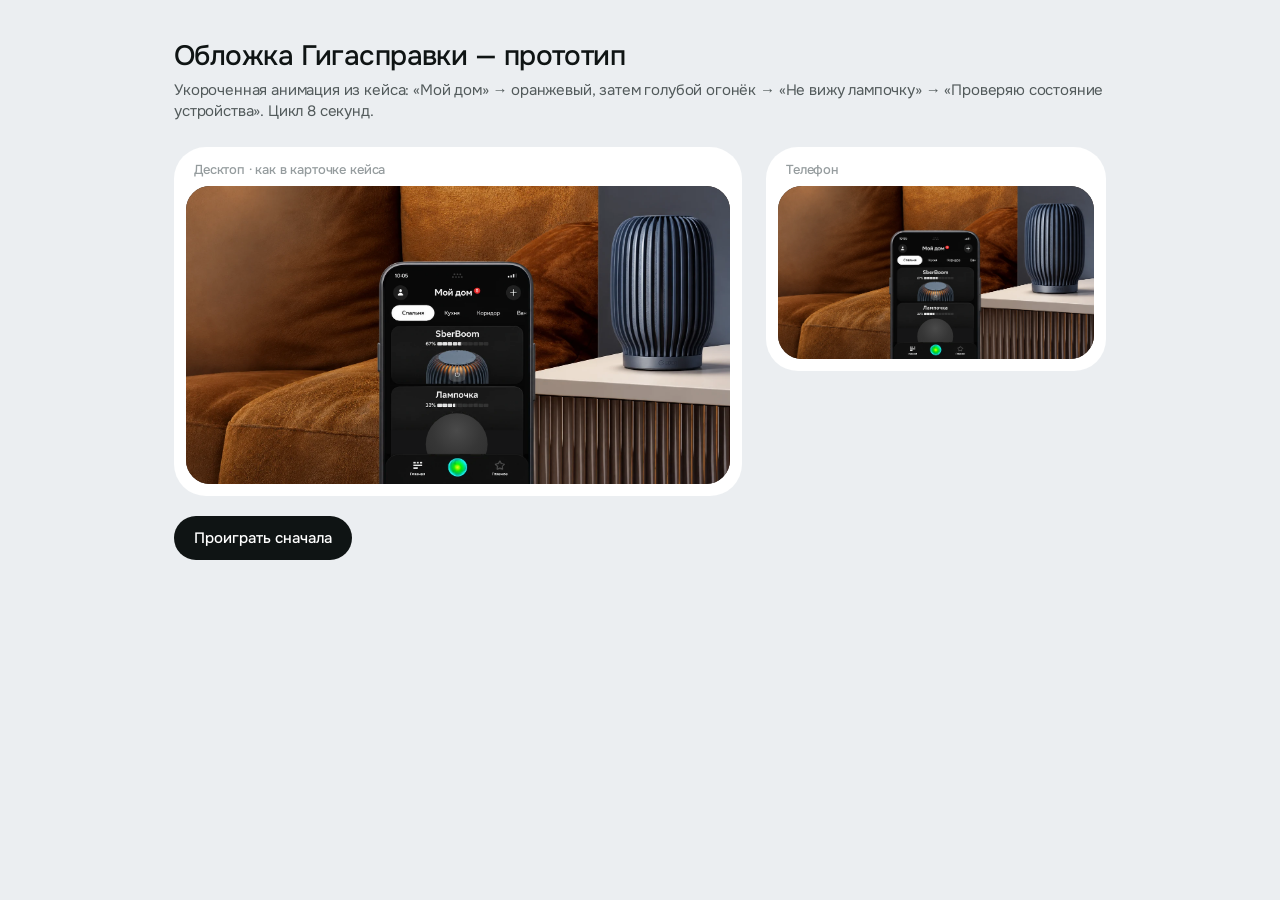
<file: giga-cover.html>
<!doctype html>
<html lang="ru">
<head>
<meta charset="utf-8">
<meta name="viewport" content="width=device-width, initial-scale=1">
<title>Прототип обложки Гигасправки</title>
<meta name="robots" content="noindex">
<link rel="preload" href="assets/fonts/onest-cyrillic.woff2" as="font" type="font/woff2" crossorigin>
<link rel="stylesheet" href="css/v2.css?v=85">
<style>
body{background:#EBEEF1;margin:0;font-family:var(--font);color:#0F1414}
.wrap{max-width:980px;margin:0 auto;padding:40px 24px 80px}
h1{font:500 28px/1.2 var(--font);letter-spacing:-.02em;margin:0 0 6px}
.sub{margin:0 0 24px;color:#525A5B;font-size:15px}
.row{display:flex;gap:24px;align-items:flex-start;flex-wrap:wrap}
.card{background:#fff;border-radius:32px;padding:12px;flex:1 1 560px}
.card.m{flex:0 0 340px}
.k{font:500 13px/1 var(--font);color:#959C9E;margin:4px 8px 10px;display:block}
.btn{margin-top:20px;height:44px;padding:0 20px;border:0;border-radius:999px;background:#0F1414;color:#fff;font:500 15px/1 var(--font);cursor:pointer}

/* ===== сама обложка ===== */
.gc{position:relative;aspect-ratio:900/493;border-radius:24px;overflow:hidden;background:#2a1a10}
.gc-st{position:absolute;left:50%;top:50%;width:1672px;height:941px;transform-origin:0 0}
.gc-bg{position:absolute;inset:0;width:100%;height:100%}
.gc-scr{position:absolute;left:611px;top:257px;width:443px;height:684px;border-radius:52px 52px 0 0;overflow:hidden}
.gc-scr img{position:absolute;display:block}
.gc-boom{left:17px;top:183px;width:412px;height:184px}
.gc-lamp{left:17px;top:369px;width:412px;height:137px}
.gc-ext{position:absolute;left:19px;top:503px;width:406px;height:200px;background:rgb(21,21,22)}
.gc-dome{position:absolute;left:126px;top:454px;width:190px;height:190px;border-radius:50%;
  background:radial-gradient(circle at 50% 28%,#4A4A4A 0%,#363636 45%,#2A2A2A 100%)}
.gc-dome i{position:absolute;inset:0;border-radius:50%;opacity:0;
  background:radial-gradient(circle at 50% 26%,#F4E7AE 0%,#E3CD86 42%,#CDB167 78%,#BC9E55 100%);
  box-shadow:0 0 70px 14px rgba(255,212,120,.38);transition:opacity 1.6s ease}
.gc-tab{left:0;top:579px;width:443px;height:105px}
.gc-orb{position:absolute;left:192px;top:590px;width:60px;height:60px;border-radius:50%;pointer-events:none;
  box-shadow:0 0 0 0 rgba(120,255,170,0);transition:box-shadow .8s ease,transform .8s cubic-bezier(.34,1.56,.64,1)}

/* экран ассистента поверх «Моего дома» — как в анимации из кейса */
.gc-as{position:absolute;z-index:3;left:0;top:50px;right:0;bottom:0;background:#121212;opacity:0;transition:opacity .6s ease}
.gc-as .gl{position:absolute;left:-20%;right:-20%;bottom:-10%;height:90%;opacity:0;transition:opacity 1s ease;
  background:radial-gradient(60% 55% at 50% 100%,rgba(215,115,25,.7),rgba(150,70,10,.22) 55%,transparent 75%)}
.gc-as .gl.t{background:radial-gradient(60% 55% at 50% 100%,rgba(40,175,165,.7),rgba(20,110,110,.24) 55%,transparent 75%)}
.gc-gear{position:absolute;right:26px;top:40px;width:22px;height:22px;color:rgba(255,255,255,.4)}
.gc-tx{position:absolute;left:26px;right:26px;top:96px;display:grid;font-size:19px;line-height:1.3;color:#EDEDED}
.gc-tx em{grid-area:1/1;font-style:normal;transition:opacity .45s ease}
.gc-tx .t2{opacity:0;background:linear-gradient(90deg,#EDEDED 0%,#EDEDED 35%,rgba(237,237,237,.3) 50%,#EDEDED 65%,#EDEDED 100%);background-size:250% 100%;-webkit-background-clip:text;background-clip:text;color:transparent}
.gc-btn{position:absolute;top:520px;width:50px;height:50px;border-radius:50%;box-shadow:inset 0 0 0 1.5px rgba(255,255,255,.14);display:grid;place-items:center;color:rgba(255,255,255,.55)}
.gc-btn.l{left:36px}.gc-btn.r{right:36px}
.gc-cv{position:absolute;left:50%;top:545px;width:150px;height:150px;margin:-75px 0 0 -75px}
.gc-home{position:absolute;left:50%;bottom:40px;width:130px;height:5px;margin-left:-65px;border-radius:3px;background:rgba(255,255,255,.75)}
.gc.as .gc-as{opacity:1}
.gc.or .gl.o{opacity:1}
.gc.te .gl.t{opacity:1}
.gc.chk .gc-tx .t1{opacity:0}
.gc.chk .gc-tx .t2{opacity:1;animation:gcShine 1.8s linear infinite}
@keyframes gcShine{from{background-position:100% 0}to{background-position:0 0}}
@media (prefers-reduced-motion:reduce){.gc *{transition:none!important;animation:none!important}}
</style>
</head>
<body>
<div class="wrap">
  <h1>Обложка Гигасправки — прототип</h1>
  <p class="sub">Укороченная анимация из кейса: «Мой дом» → оранжевый, затем голубой огонёк → «Не вижу лампочку» → «Проверяю состояние устройства». Цикл 8 секунд.</p>
  <div class="row">
    <div class="card"><span class="k">Десктоп · как в карточке кейса</span><div class="gc" data-gc></div></div>
    <div class="card m"><span class="k">Телефон</span><div class="gc" data-gc></div></div>
  </div>
  <button class="btn" id="replay" type="button">Проиграть сначала</button>
</div>

<template id="gcT">
  <div class="gc-st">
    <img class="gc-bg" src="assets/img/giga/cover-v3/bg.webp" alt="">
    <div class="gc-scr">
      <img class="gc-boom" src="assets/img/giga/cover-v3/boom.webp" alt="">
      <i class="gc-ext"></i>
      <img class="gc-lamp" src="assets/img/giga/cover-v3/lamp.webp" alt="">
      <div class="gc-dome"><i></i></div>
      <img class="gc-tab" src="assets/img/giga/cover-v3/tab.webp?v=3" alt="">
      <div class="gc-as">
        <i class="gl o"></i><i class="gl t"></i>
        <svg class="gc-gear" viewBox="0 0 24 24" fill="none" stroke="currentColor" stroke-width="1.6"><circle cx="12" cy="12" r="3"/><path d="M12 2.5v3M12 18.5v3M2.5 12h3M18.5 12h3M5.3 5.3l2.1 2.1M16.6 16.6l2.1 2.1M5.3 18.7l2.1-2.1M16.6 7.4l2.1-2.1"/></svg>
        <div class="gc-tx"><em class="t1"></em><em class="t2">Проверяю состояние устройства.</em></div>
        <span class="gc-btn l"><svg width="16" height="16" viewBox="0 0 24 24" fill="none" stroke="currentColor" stroke-width="2" stroke-linecap="round"><path d="M6 6l12 12M18 6L6 18"/></svg></span>
        <span class="gc-btn r"><svg width="18" height="18" viewBox="0 0 24 24" fill="none" stroke="currentColor" stroke-width="2" stroke-linecap="round"><rect x="9" y="3" width="6" height="11" rx="3"/><path d="M5 11a7 7 0 0 0 14 0M12 18v3"/></svg></span>
        <canvas class="gc-cv" width="300" height="300"></canvas>
      </div>
    </div>
  </div>
</template>

<script>
(function(){
  var T=document.getElementById('gcT').innerHTML,all=[];
  /* точки сферы (как в анимации ассистента): равномерно по поверхности */
  var N=900,P=[];for(var i=0;i<N;i++){var y=1-2*(i+.5)/N,r=Math.sqrt(1-y*y),a=i*2.39996;P.push([Math.cos(a)*r,y,Math.sin(a)*r,Math.random()*2-1,Math.random()*2-1,Math.random()*2-1])}
  function orb(cv){var c=cv.getContext('2d'),st={mix:0,col:0,t0:performance.now()};
    function draw(now){if(!cv.isConnected)return;var t=(now-st.t0)/1000,R=66,cx=150,cy=150,rot=t*.6,k=st.mix,e=k*k*(3-2*k);
      c.clearRect(0,0,300,300);
      var r1=[226,150,60],r2=[120,225,210],cc=r1.map(function(v,j){return Math.round(v+(r2[j]-v)*st.col)});
      for(var i=0;i<N;i++){var p=P[i],x=p[0]*Math.cos(rot)-p[2]*Math.sin(rot),z=p[0]*Math.sin(rot)+p[2]*Math.cos(rot),y=p[1];
        /* до сборки — облако частиц, после — сфера */
        var sx=x*(e)+p[3]*(1-e)*.9,sy=y*(e)+p[4]*(1-e)*1.1,sz=z*e+p[5]*(1-e);
        var al=(.35+.65*((sz+1)/2))*(.45+.55*e)*st.vis;
        c.fillStyle='rgba('+cc+','+al.toFixed(3)+')';c.fillRect(cx+sx*R-1,cy+sy*R-1,2,2)}
      requestAnimationFrame(draw)}
    st.vis=0;requestAnimationFrame(draw);return st}
  document.querySelectorAll('[data-gc]').forEach(function(g){
    g.innerHTML=T;g.setAttribute('role','img');g.setAttribute('aria-label','Приложение «Мой дом»: пользователь говорит ассистенту «Не вижу лампочку», ассистент проверяет состояние устройства');
    var st=g.querySelector('.gc-st');
    function fit(){var s=Math.max(g.clientWidth/1672,g.clientHeight/941);st.style.transform='scale('+s+') translate(-50%,-50%)'}
    fit();new ResizeObserver(fit).observe(g);
    all.push({g:g,o:orb(g.querySelector('.gc-cv')),t1:g.querySelector('.t1')})});
  function tween(f,from,to,ms){var t0=performance.now();(function s(n){var k=Math.min(1,(n-t0)/ms);all.forEach(function(x){f(x,from+(to-from)*k)});if(k<1)requestAnimationFrame(s)})(t0)}
  var timers=[];function at(ms,fn){timers.push(setTimeout(fn,ms))}
  function cls(c){all.forEach(function(x){x.g.className='gc '+c})}
  function type(txt,ms){for(var i=0;i<=txt.length;i++)(function(i){at(ms+i*55,function(){all.forEach(function(x){x.t1.textContent=txt.slice(0,i)})})})(i)}
  function run(){timers.forEach(clearTimeout);timers=[];
    cls('');all.forEach(function(x){x.t1.textContent='';x.o.mix=0;x.o.col=0;x.o.vis=0});
    at(1400,function(){cls('as or');tween(function(x,v){x.o.vis=v},0,1,500)});          /* затемнение, оранжевые частицы */
    at(1700,function(){tween(function(x,v){x.o.mix=v},0,1,900)});                       /* частицы собираются в сферу */
    at(2600,function(){cls('as te');tween(function(x,v){x.o.col=v},0,1,700)});          /* оранжевый → голубой */
    type('Не вижу лампочку',2800);
    at(4300,function(){cls('as te chk')});                                             /* «Проверяю состояние устройства» */
    at(6800,function(){cls('');tween(function(x,v){x.o.vis=v},1,0,500)});                /* обратно на «Мой дом» */
    at(8000,run)}
  if(matchMedia('(prefers-reduced-motion: reduce)').matches){all.forEach(function(x){x.o.mix=1;x.o.col=1;x.o.vis=1;x.t1.textContent='Не вижу лампочку'});cls('as te')}else run();
  document.getElementById('replay').onclick=run;
})();
</script>
</body>
</html>
</file>
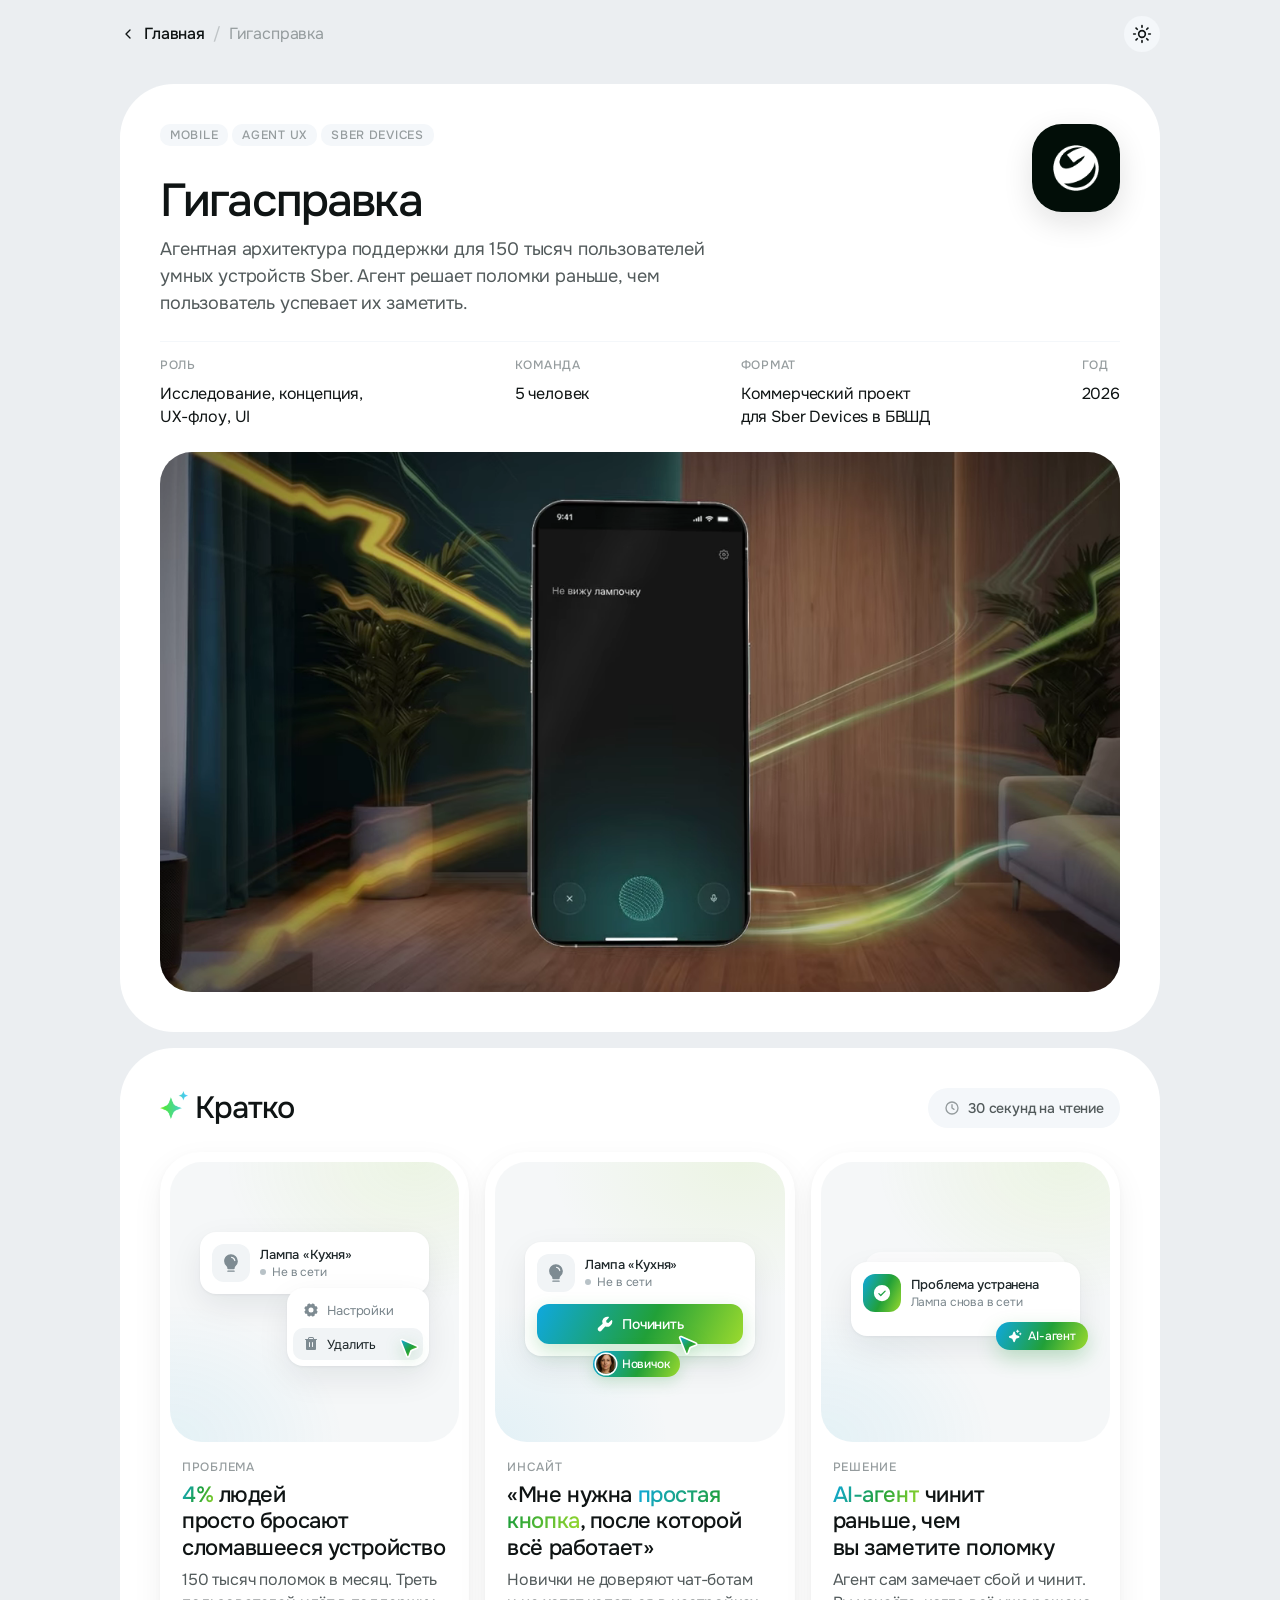
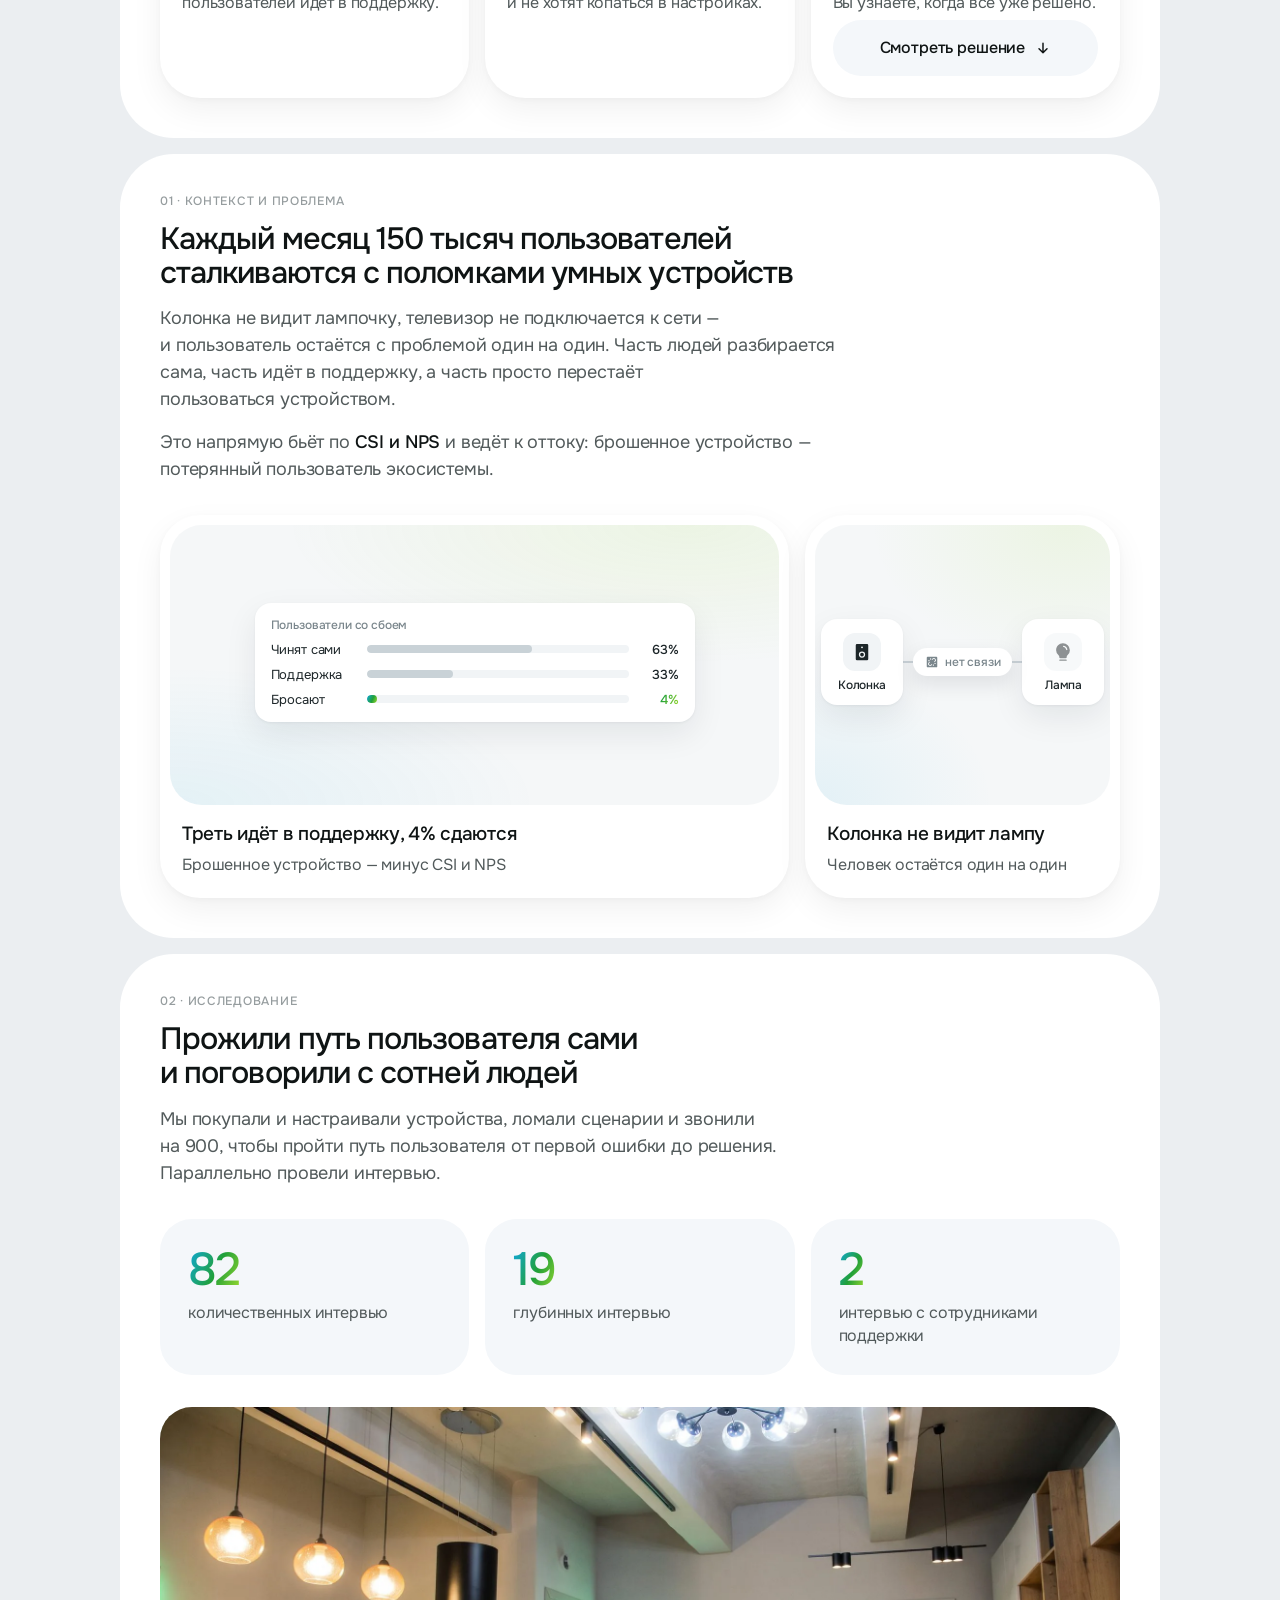
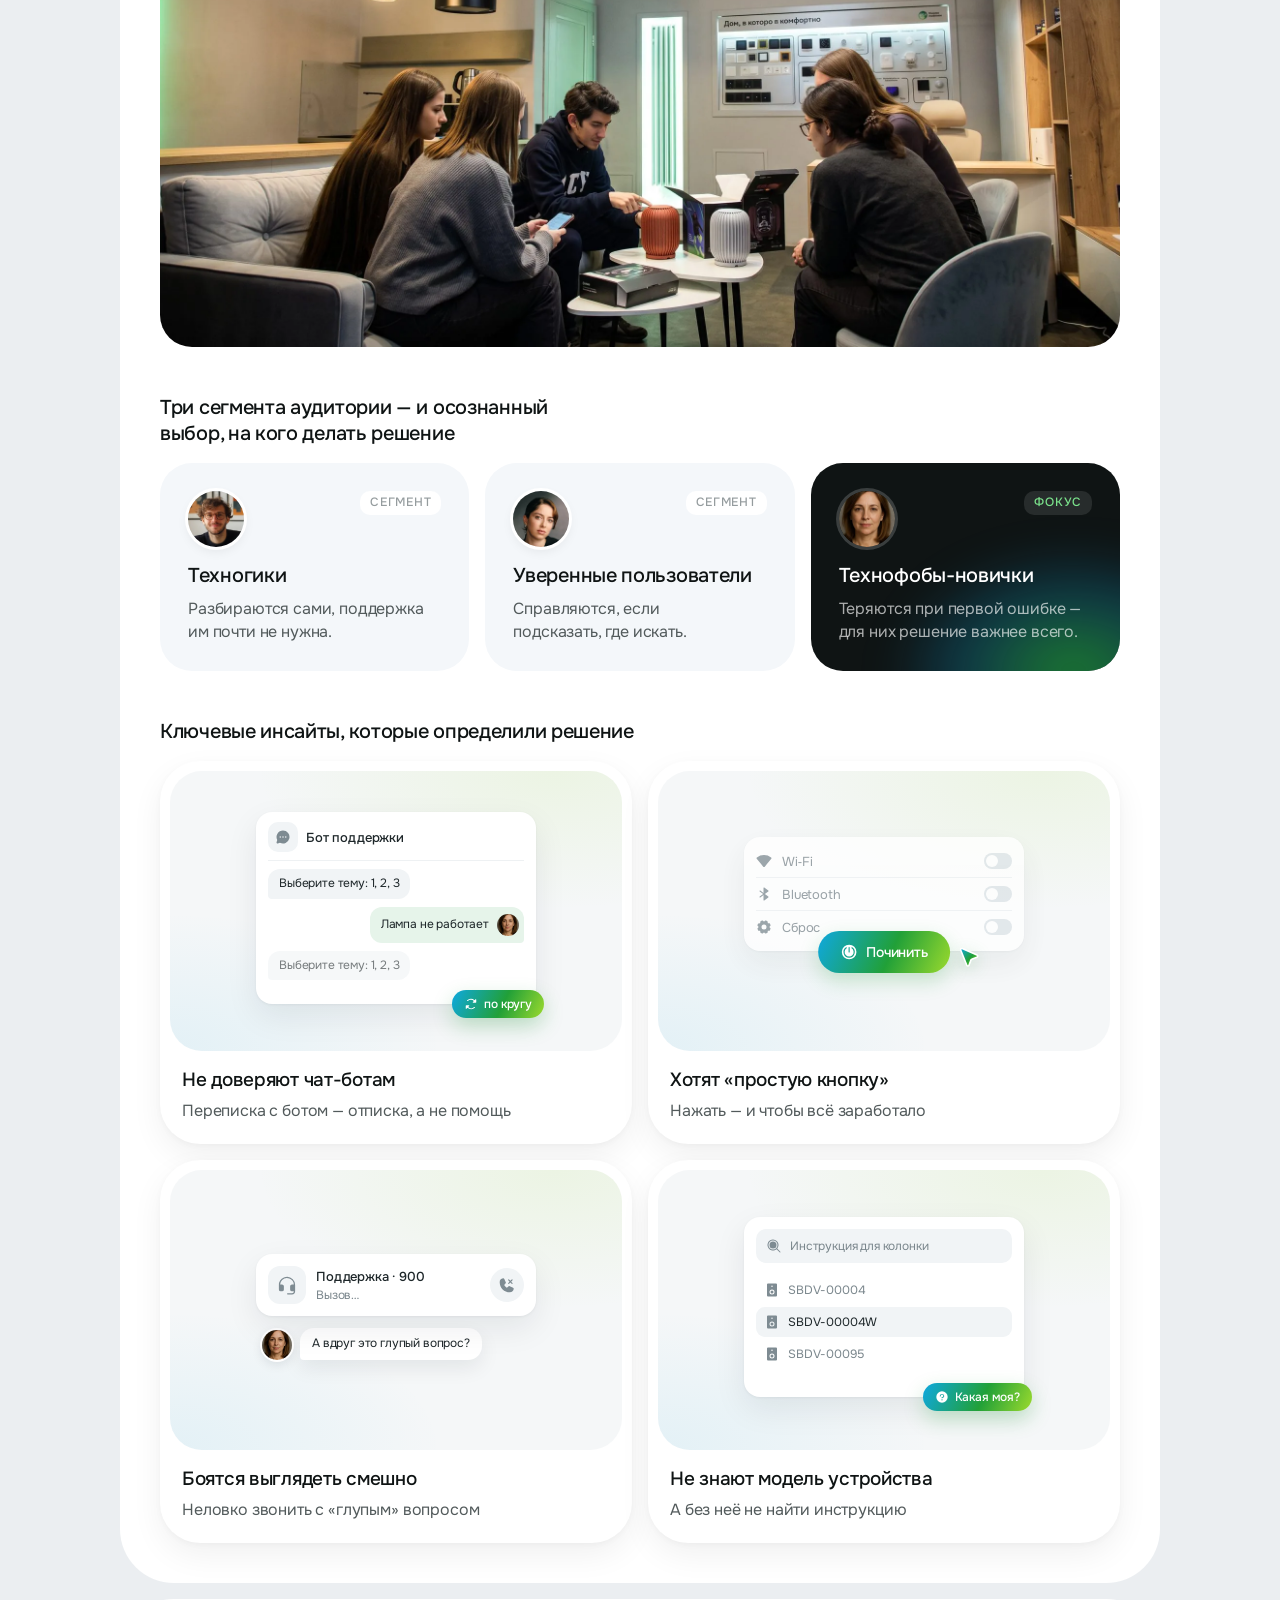
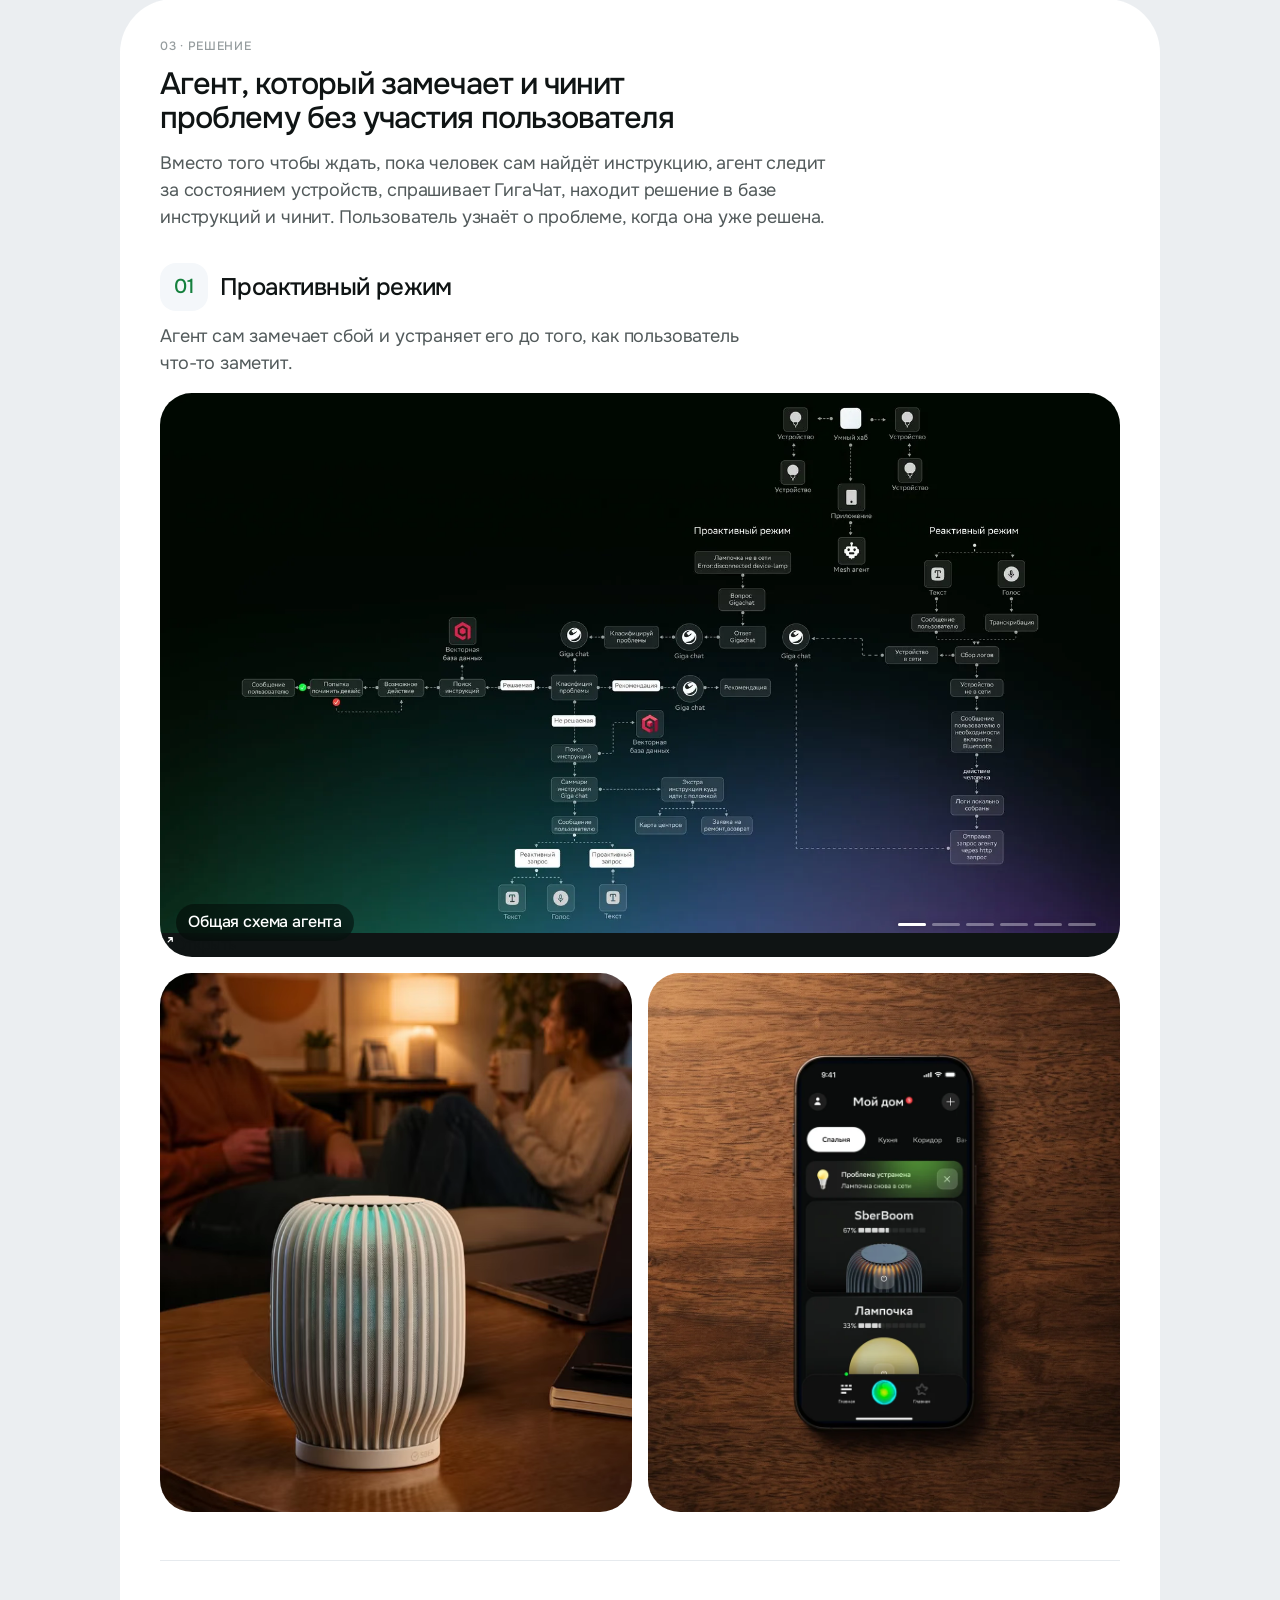
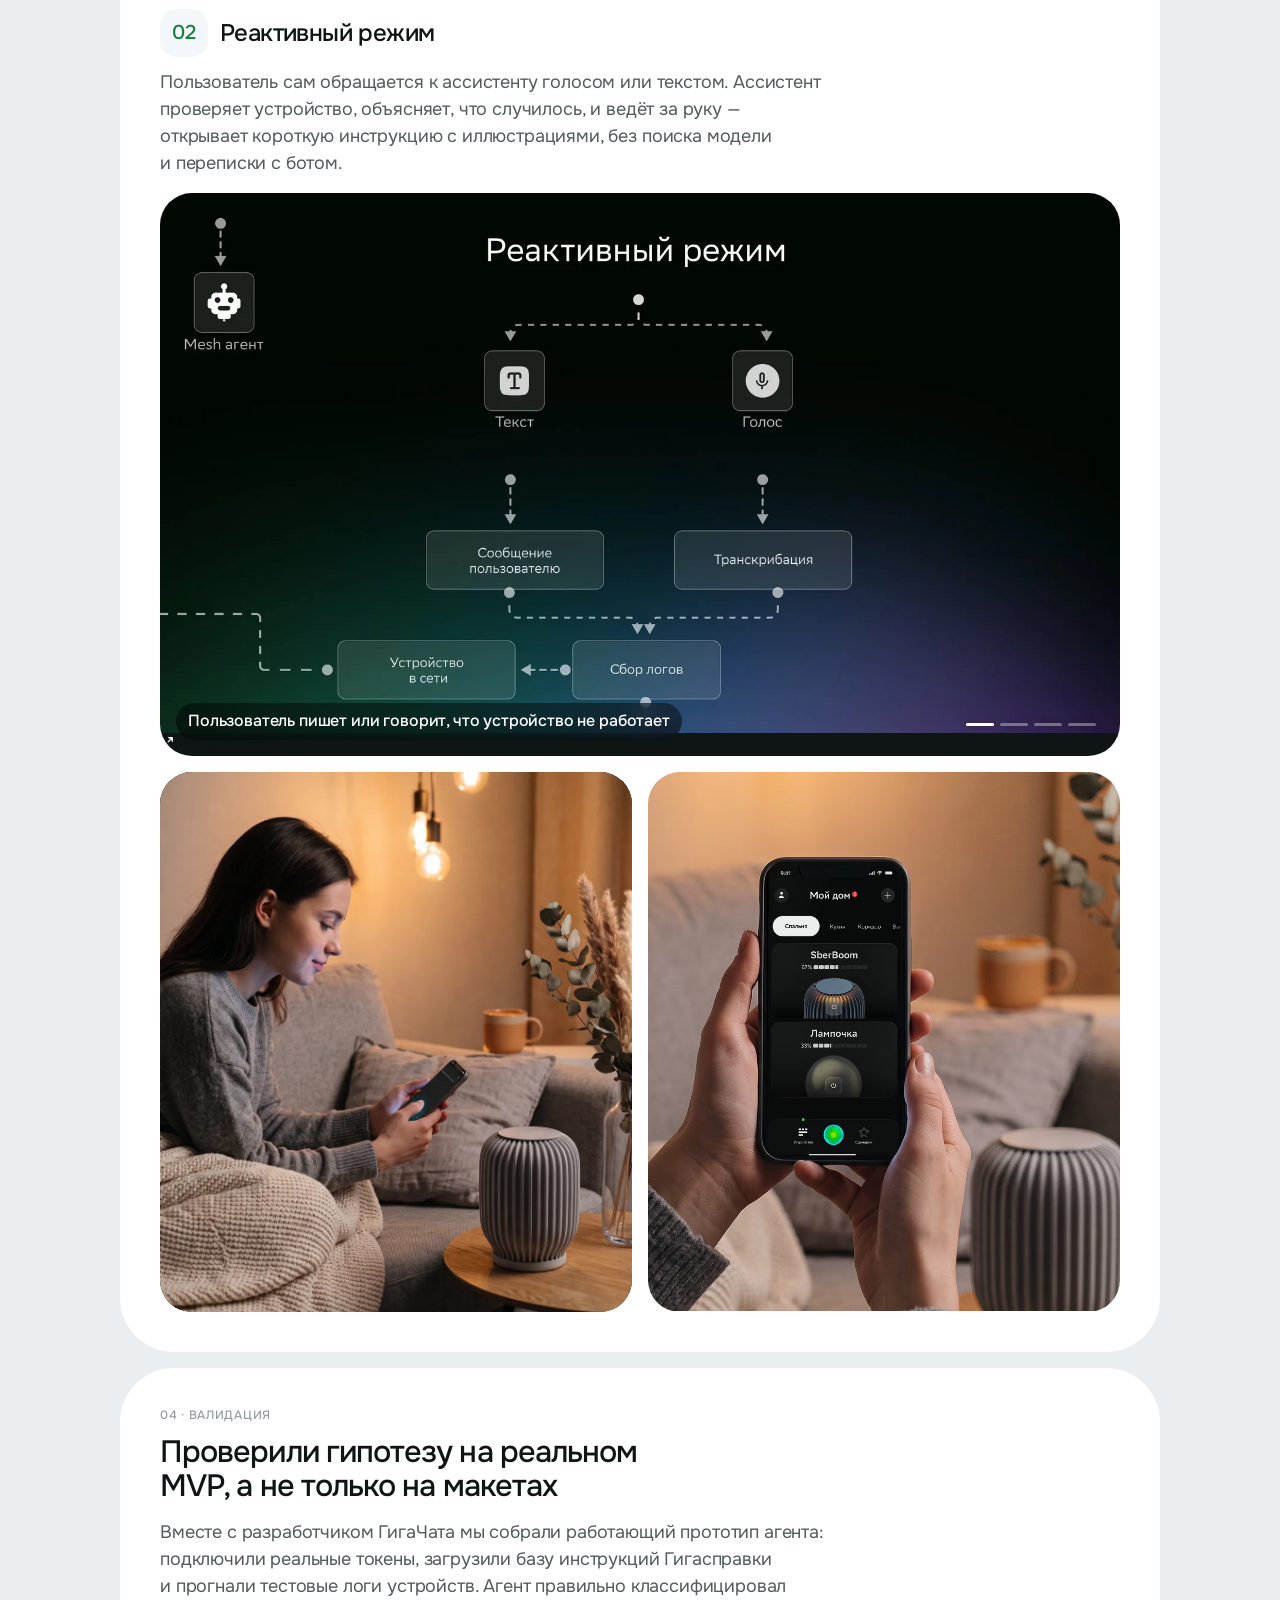
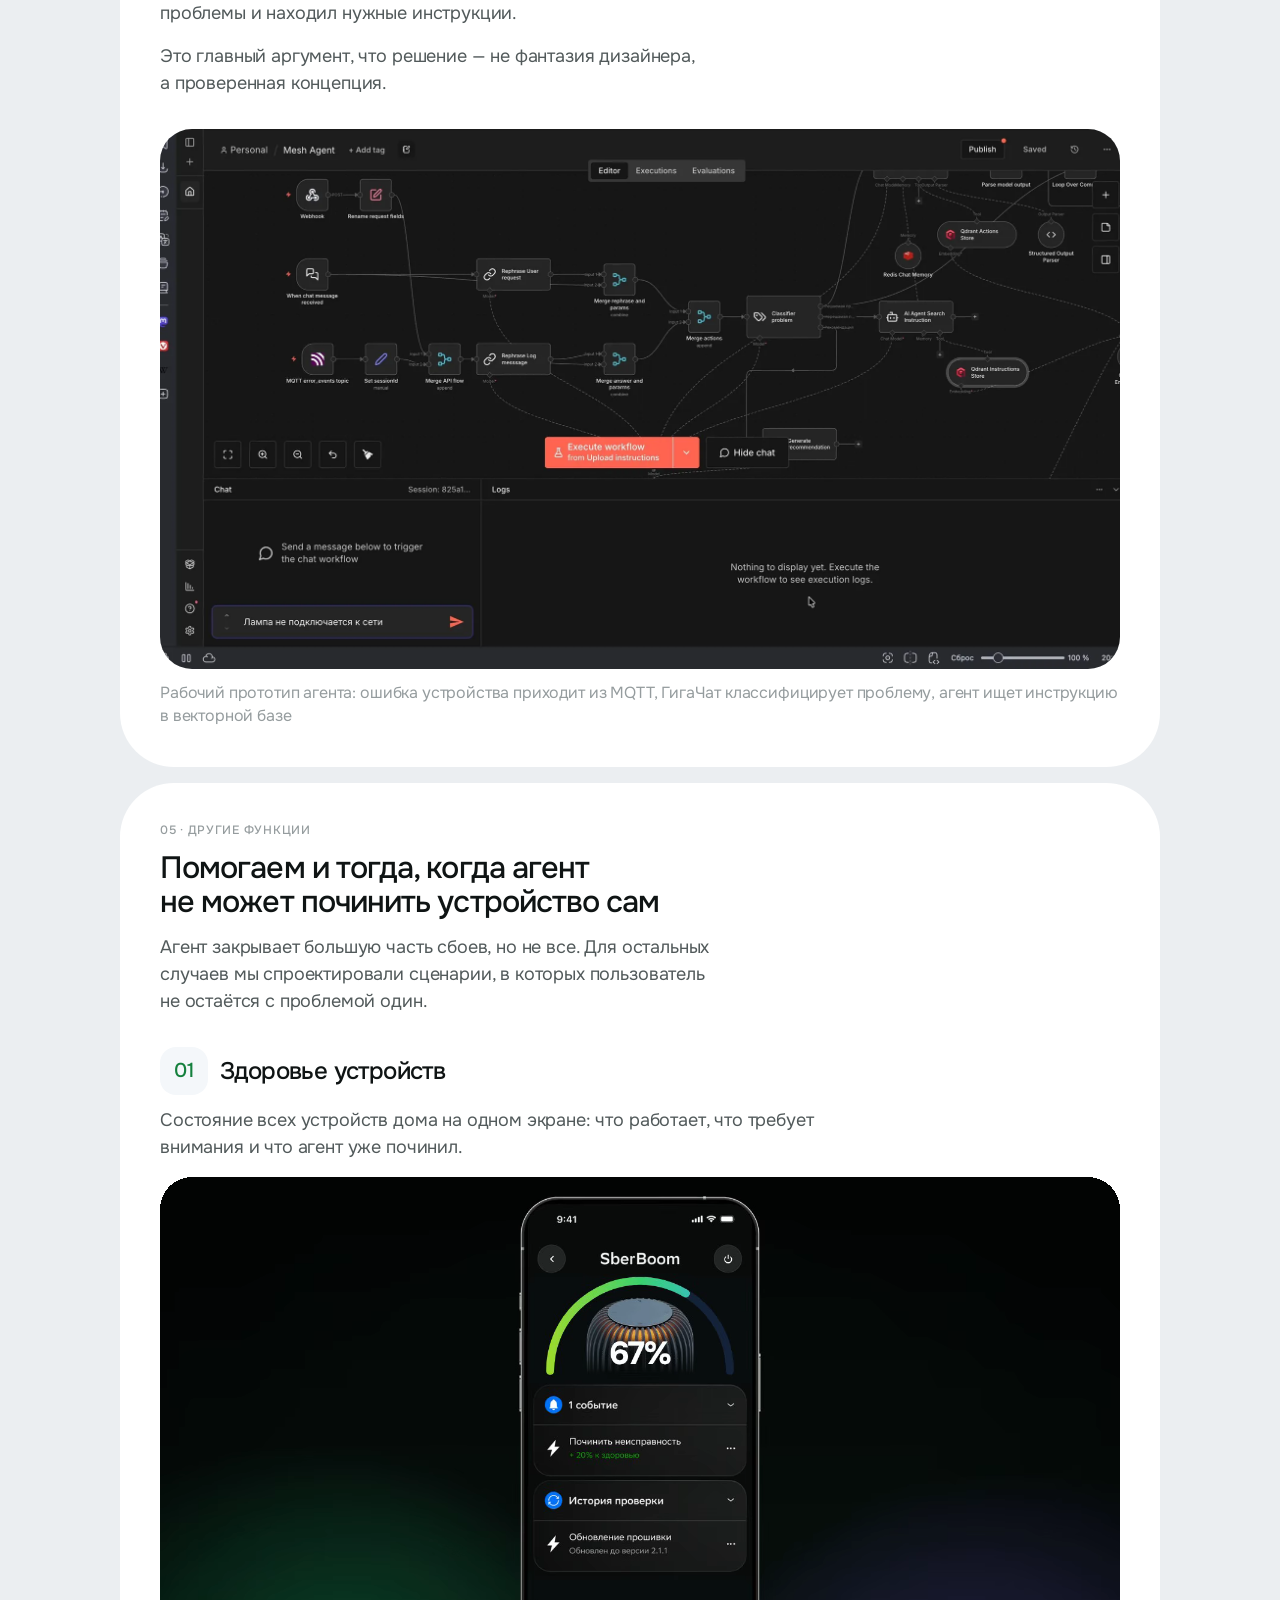
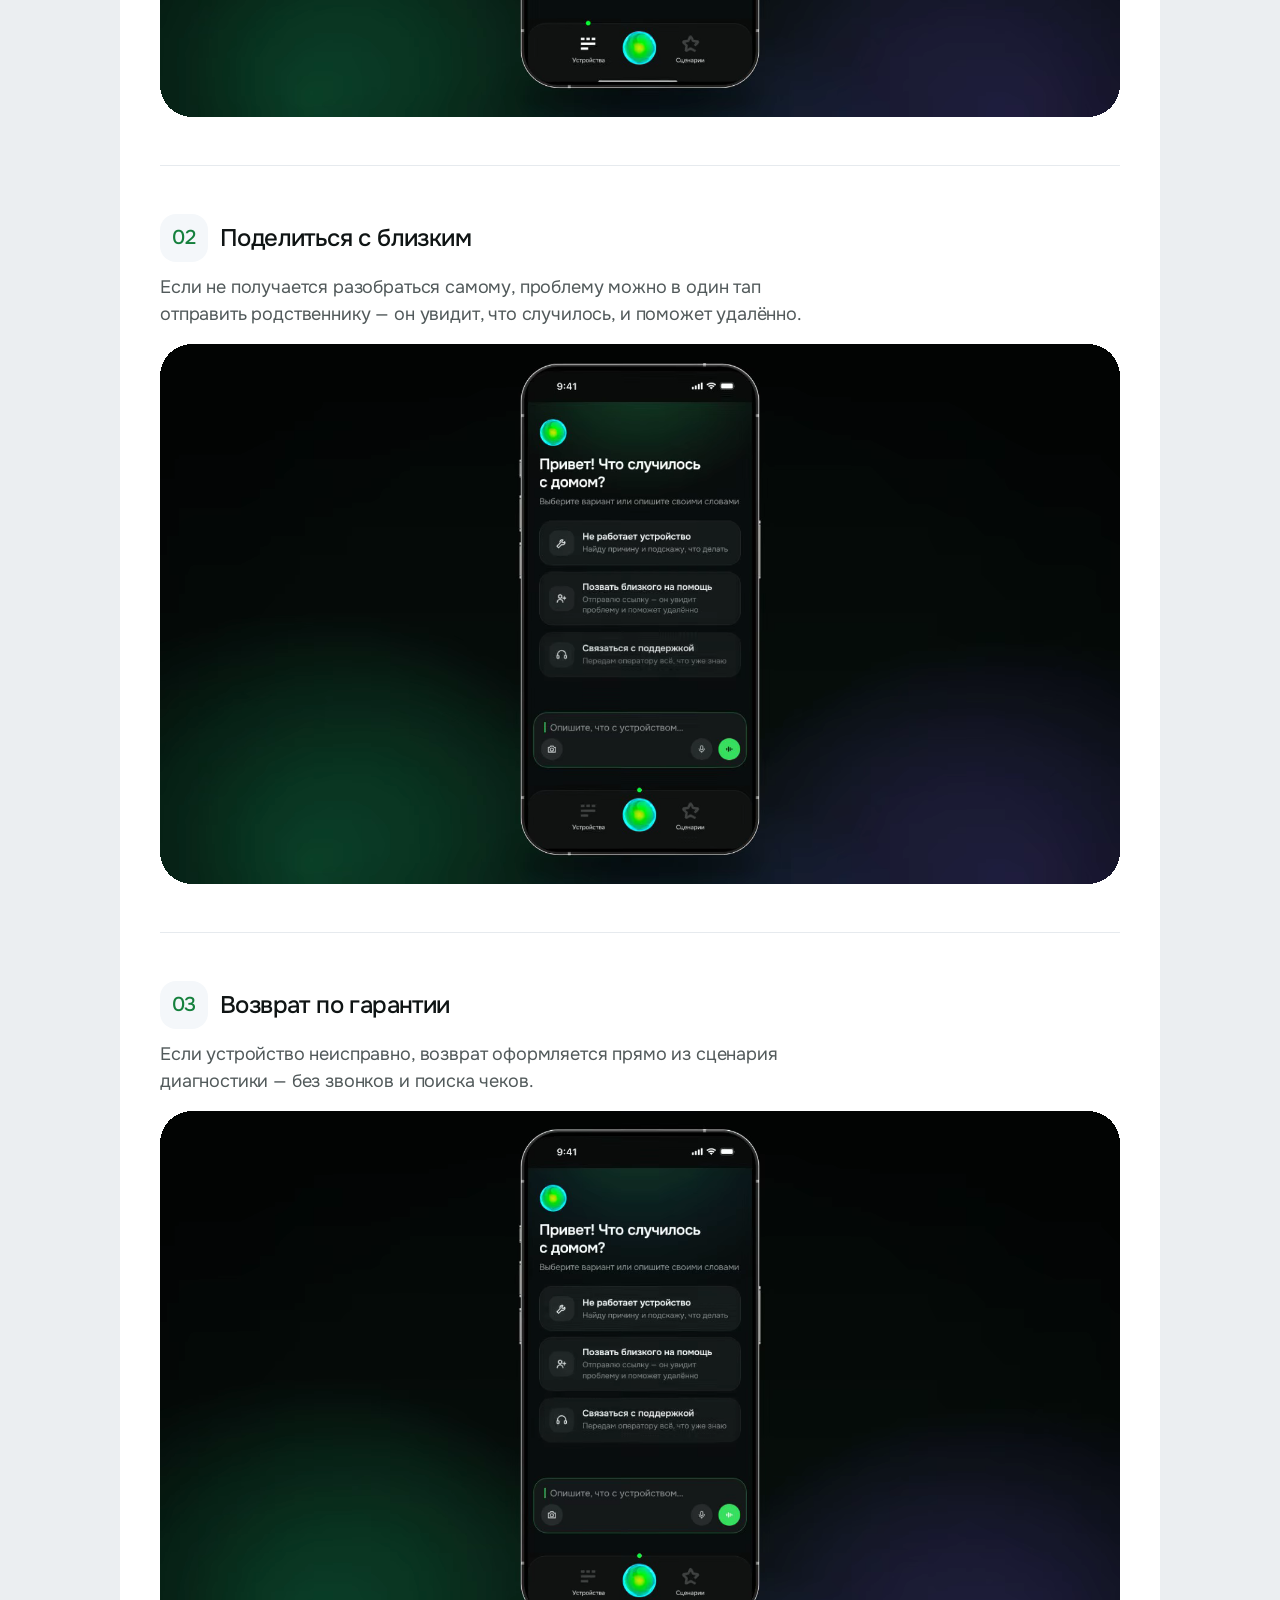
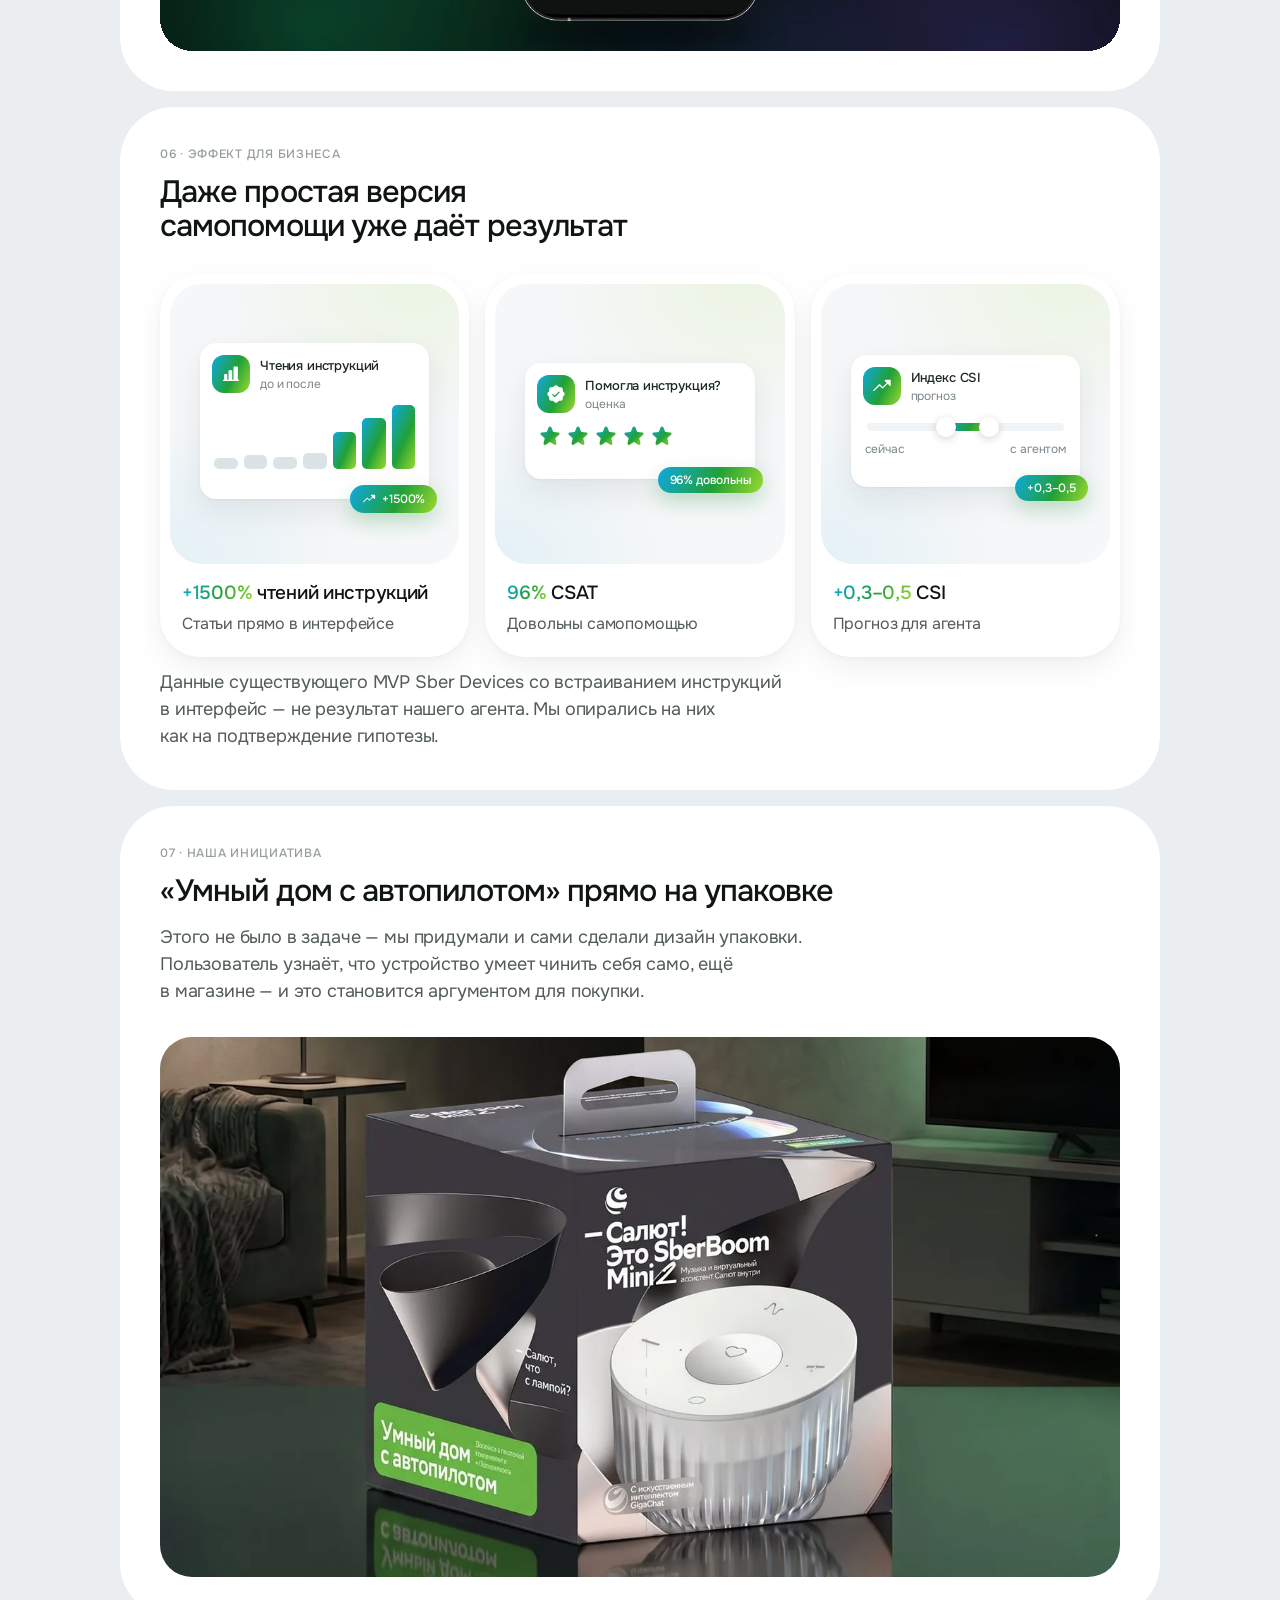
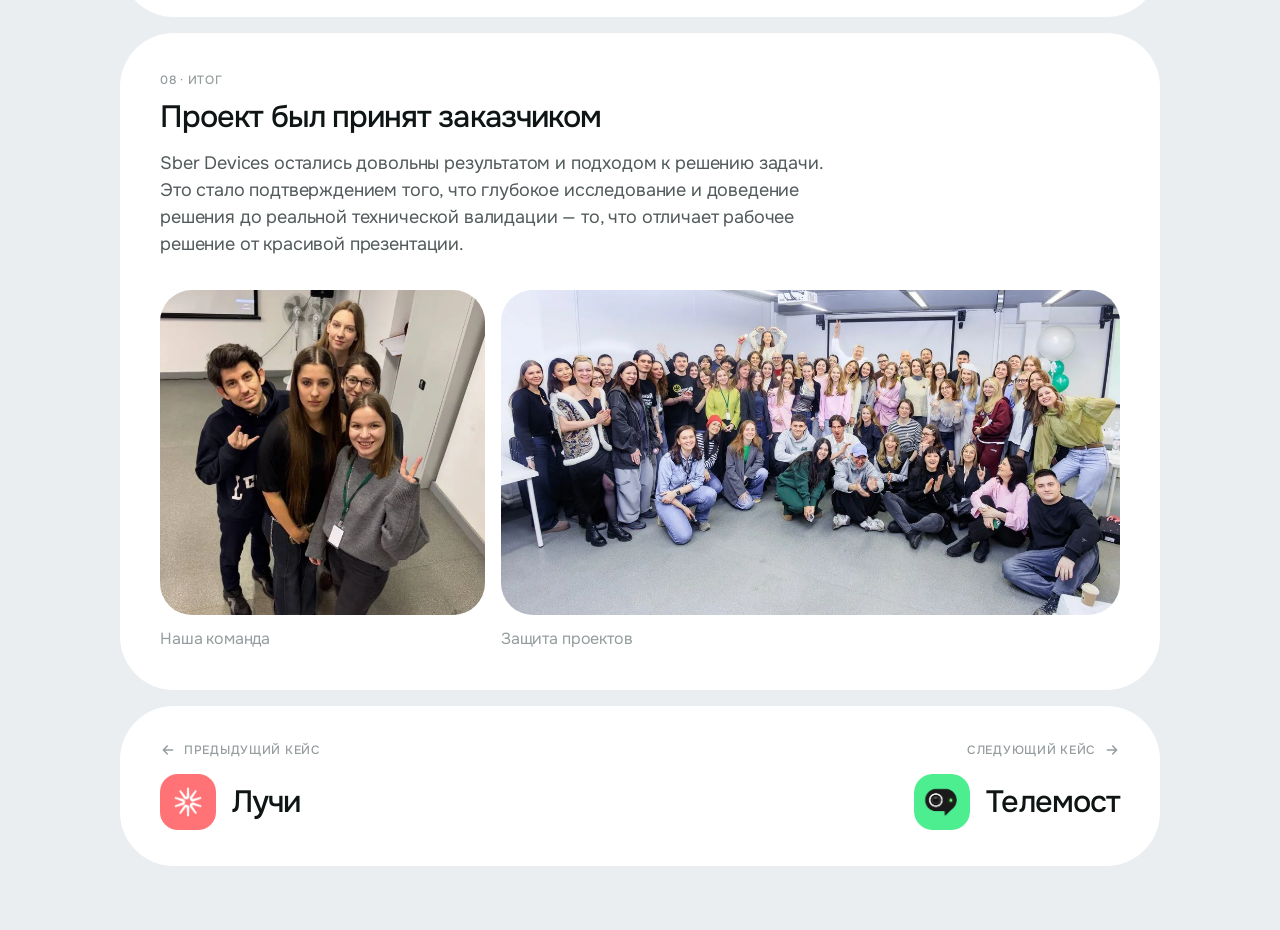
<file: giga-v2.html>
<!doctype html>
<html lang="ru">
<head>
  <meta charset="utf-8">
  <meta name="viewport" content="width=device-width, initial-scale=1, viewport-fit=cover">
  <title>Гигасправка — кейс Полины Ефремовой</title>
  <meta name="description" content="Агентная архитектура поддержки умных устройств Sber Devices: агент решает поломки раньше, чем пользователь их заметит.">
  <link rel="preload" href="assets/fonts/onest-cyrillic.woff2" as="font" type="font/woff2" crossorigin>
  <link rel="stylesheet" href="css/v2.css?v=78">
  <link rel="stylesheet" href="css/case.css?v=74">
  <link rel="stylesheet" href="css/theme.css?v=9">
  <link rel="stylesheet" href="css/viz.css?v=13">
  <link rel="stylesheet" href="css/scenes6.css?v=2">
  <script>(function(){try{var t=localStorage.getItem("theme");if(!t)t=matchMedia("(prefers-color-scheme: dark)").matches?"dark":"light";document.documentElement.dataset.theme=t}catch(e){}})()</script>
  <script>if(/[?&]from=proto/.test(location.search)){var st=document.createElement('style');st.textContent='@view-transition{navigation:auto}::view-transition-group(*){animation-duration:.55s;animation-timing-function:cubic-bezier(.65,0,.35,1)}.hero .shot{view-transition-name:'+(location.pathname.indexOf('telemost')>-1?'cover-tm':'cover-giga')+'}';document.head.appendChild(st)}</script>
</head>
<body>
<div class="wrap">

  <nav class="crumbs" aria-label="Навигация">
    <a href="index.html" onclick="if(document.referrer&&new URL(document.referrer).origin===location.origin){history.back();return false}"><svg width="16" height="16" viewBox="0 0 24 24" fill="none" stroke="currentColor" stroke-width="2" stroke-linecap="round" stroke-linejoin="round" aria-hidden="true"><path d="M15 18l-6-6 6-6"/></svg>Главная</a>
    <span class="sep">/</span><span>Гигасправка</span>
  </nav>

  <!-- Шапка -->
  <header class="head hero card">
    <div class="top"><div class="tags"><span>Mobile</span><span>Agent UX</span><span>Sber Devices</span></div></div>
    <img class="icon" src="assets/img/giga/app-icon.png" alt="" width="104" height="104">
    <h1>Гигасправка</h1>
    <p class="lead">Агентная архитектура поддержки для&nbsp;150&nbsp;тысяч пользователей умных устройств Sber. Агент решает поломки раньше, чем пользователь успевает&nbsp;их&nbsp;заметить.</p>
    <dl class="meta">
      <div><dt>Роль</dt><dd>Исследование, концепция, <br><span style="white-space:nowrap">UX-флоу</span>,&nbsp;UI</dd></div>
      <div><dt>Команда</dt><dd>5&nbsp;человек</dd></div>
      <div><dt>Формат</dt><dd>Коммерческий проект <br>для&nbsp;Sber&nbsp;Devices в&nbsp;БВШД</dd></div>
      <div><dt>Год</dt><dd>2026</dd></div>
    </dl>
    <figure class="shot">
      <video class="autoplay" poster="assets/video/giga-reel-poster.webp?v=9" muted loop playsinline preload="auto" aria-label="Шоурил Гигасправки: здоровье устройств, диагностика, помощь близкого, возврат по гарантии, проактивный ремонт">
        <source src="assets/video/giga-reel.webm?v=9" type='video/webm; codecs="vp9"'>
        <source src="assets/video/giga-reel.mp4?v=9" type="video/mp4">
      </video>
    </figure>
  </header>


  <!-- Кратко -->
  <section class="brief card" aria-labelledby="brief-title">
    <header class="sec-head"><h2 id="brief-title"><img src="assets/img/giga/sparkle.webp?v=2" alt="" width="40" height="40">Кратко</h2><span class="read-time"><svg width="16" height="16" viewBox="0 0 24 24" fill="none" stroke="currentColor" stroke-width="2" stroke-linecap="round" aria-hidden="true"><circle cx="12" cy="12" r="9"/><path d="M12 7v5l3 2"/></svg>30&nbsp;секунд на&nbsp;чтение</span></header>
    <svg width="0" height="0" style="position:absolute" aria-hidden="true"><defs><linearGradient id="sg" x1="0" x2="1" y1="0" y2="1"><stop offset="0" stop-color="#0FA8E0"/><stop offset=".55" stop-color="#21A038"/><stop offset="1" stop-color="#9BDA2E"/></linearGradient></defs></svg>
    <div class="brief-grid vz vz-grid vz-3" style="display:grid">
<div class="vz-card"><div class="vz-st"><div class="s6"><div class="s6-card"><div class="s6-row"><span class="s6-ti"><svg viewBox="0 0 256 256" fill="currentColor" aria-hidden="true"><path d="M176,232a8,8,0,0,1-8,8H88a8,8,0,0,1,0-16h80A8,8,0,0,1,176,232Zm40-128a87.55,87.55,0,0,1-33.64,69.21A16.24,16.24,0,0,0,176,186v6a16,16,0,0,1-16,16H96a16,16,0,0,1-16-16v-6a16,16,0,0,0-6.23-12.66A87.59,87.59,0,0,1,40,104.49C39.74,56.83,78.26,17.14,125.88,16A88,88,0,0,1,216,104Zm-32.11-9.34a57.6,57.6,0,0,0-46.56-46.55,8,8,0,0,0-2.66,15.78c16.57,2.79,30.63,16.85,33.44,33.45A8,8,0,0,0,176,104a9,9,0,0,0,1.35-.11A8,8,0,0,0,183.89,94.66Z"/></svg></span><div class="s6-tx"><b>Лампа «Кухня»</b><span><i class="dot"></i>Не&nbsp;в&nbsp;сети</span></div></div></div>
<div class="s6-card s6-menu" style="margin:-6px 0 0 auto;width:62%"><div><svg viewBox="0 0 256 256" fill="currentColor" aria-hidden="true"><path d="M216,130.16q.06-2.16,0-4.32l14.92-18.64a8,8,0,0,0,1.48-7.06,107.6,107.6,0,0,0-10.88-26.25,8,8,0,0,0-6-3.93l-23.72-2.64q-1.48-1.56-3-3L186,40.54a8,8,0,0,0-3.94-6,107.29,107.29,0,0,0-26.25-10.86,8,8,0,0,0-7.06,1.48L130.16,40Q128,40,125.84,40L107.2,25.11a8,8,0,0,0-7.06-1.48A107.6,107.6,0,0,0,73.89,34.51a8,8,0,0,0-3.93,6L67.32,64.27q-1.56,1.49-3,3L40.54,70a8,8,0,0,0-6,3.94,107.71,107.71,0,0,0-10.87,26.25,8,8,0,0,0,1.49,7.06L40,125.84Q40,128,40,130.16L25.11,148.8a8,8,0,0,0-1.48,7.06,107.6,107.6,0,0,0,10.88,26.25,8,8,0,0,0,6,3.93l23.72,2.64q1.49,1.56,3,3L70,215.46a8,8,0,0,0,3.94,6,107.71,107.71,0,0,0,26.25,10.87,8,8,0,0,0,7.06-1.49L125.84,216q2.16.06,4.32,0l18.64,14.92a8,8,0,0,0,7.06,1.48,107.21,107.21,0,0,0,26.25-10.88,8,8,0,0,0,3.93-6l2.64-23.72q1.56-1.48,3-3L215.46,186a8,8,0,0,0,6-3.94,107.71,107.71,0,0,0,10.87-26.25,8,8,0,0,0-1.49-7.06ZM128,168a40,40,0,1,1,40-40A40,40,0,0,1,128,168Z"/></svg>Настройки</div><div class="on"><svg viewBox="0 0 256 256" fill="currentColor" aria-hidden="true"><path d="M216,48H176V40a24,24,0,0,0-24-24H104A24,24,0,0,0,80,40v8H40a8,8,0,0,0,0,16h8V208a16,16,0,0,0,16,16H192a16,16,0,0,0,16-16V64h8a8,8,0,0,0,0-16ZM112,168a8,8,0,0,1-16,0V104a8,8,0,0,1,16,0Zm48,0a8,8,0,0,1-16,0V104a8,8,0,0,1,16,0Zm0-120H96V40a8,8,0,0,1,8-8h48a8,8,0,0,1,8,8Z"/></svg>Удалить</div></div>
<span class="s6-cur" style="right:8px;bottom:6px"><svg class="s6-arrow" viewBox="0 0 24 24" aria-hidden="true"><path d="M5.2 3.6c-.9-.4-1.9.5-1.5 1.4l6.1 15.2c.4 1 1.8 1 2.2 0l2-5.3c.1-.3.4-.6.7-.7l5.3-2c1-.4 1-1.8 0-2.2z" fill="url(#sg)" stroke="#fff" stroke-width="1.6" stroke-linejoin="round"/></svg></span></div></div><span class="vz-lab">Проблема</span><h3><span class="big"><span class="gt">4%</span> людей просто бросают сломавшееся устройство</span></h3><p>150&nbsp;тысяч поломок в&nbsp;месяц. Треть пользователей идёт в&nbsp;поддержку.</p></div>
<div class="vz-card"><div class="vz-st"><div class="s6"><div class="s6-card"><div class="s6-row"><span class="s6-ti"><svg viewBox="0 0 256 256" fill="currentColor" aria-hidden="true"><path d="M176,232a8,8,0,0,1-8,8H88a8,8,0,0,1,0-16h80A8,8,0,0,1,176,232Zm40-128a87.55,87.55,0,0,1-33.64,69.21A16.24,16.24,0,0,0,176,186v6a16,16,0,0,1-16,16H96a16,16,0,0,1-16-16v-6a16,16,0,0,0-6.23-12.66A87.59,87.59,0,0,1,40,104.49C39.74,56.83,78.26,17.14,125.88,16A88,88,0,0,1,216,104Zm-32.11-9.34a57.6,57.6,0,0,0-46.56-46.55,8,8,0,0,0-2.66,15.78c16.57,2.79,30.63,16.85,33.44,33.45A8,8,0,0,0,176,104a9,9,0,0,0,1.35-.11A8,8,0,0,0,183.89,94.66Z"/></svg></span><div class="s6-tx"><b>Лампа «Кухня»</b><span><i class="dot"></i>Не&nbsp;в&nbsp;сети</span></div></div><span class="s6-btn"><svg viewBox="0 0 256 256" fill="currentColor" aria-hidden="true"><path d="M232,96a72,72,0,0,1-100.94,66L79,222.22c-.12.14-.26.29-.39.42a32,32,0,0,1-45.26-45.26c.14-.13.28-.27.43-.39L94,124.94a72.07,72.07,0,0,1,83.54-98.78,8,8,0,0,1,3.93,13.19L144,80l5.66,26.35L176,112l40.65-37.52a8,8,0,0,1,13.19,3.93A72.6,72.6,0,0,1,232,96Z"/></svg>Починить</span></div>
<span class="s6-cur flip" style="right:24%;top:80%"><svg class="s6-arrow" viewBox="0 0 24 24" aria-hidden="true"><path d="M5.2 3.6c-.9-.4-1.9.5-1.5 1.4l6.1 15.2c.4 1 1.8 1 2.2 0l2-5.3c.1-.3.4-.6.7-.7l5.3-2c1-.4 1-1.8 0-2.2z" fill="url(#sg)" stroke="#fff" stroke-width="1.6" stroke-linejoin="round"/></svg><span class="s6-tag av"><img src="assets/img/giga/case/seg-novice.webp" alt="">Новичок</span></span></div></div><span class="vz-lab">Инсайт</span><h3><span class="big">«Мне нужна <span class="gt">простая кнопка</span>, после которой всё работает»</span></h3><p>Новички не&nbsp;доверяют чат-ботам и&nbsp;не&nbsp;хотят копаться в&nbsp;настройках.</p></div>
<div class="vz-card"><div class="vz-st"><div class="s6 has-pill"><div class="s6-card ghost"></div><div class="s6-card"><div class="s6-row"><span class="s6-ti acc"><svg viewBox="0 0 256 256" fill="currentColor" aria-hidden="true"><path d="M128,24A104,104,0,1,0,232,128,104.11,104.11,0,0,0,128,24Zm45.66,85.66-56,56a8,8,0,0,1-11.32,0l-24-24a8,8,0,0,1,11.32-11.32L112,148.69l50.34-50.35a8,8,0,0,1,11.32,11.32Z"/></svg></span><div class="s6-tx"><b>Проблема устранена</b><span>Лампа снова в&nbsp;сети</span></div></div></div>
<span class="s6-pill acc" style="right:-8px;bottom:-14px"><svg viewBox="0 0 256 256" fill="currentColor" aria-hidden="true"><path d="M208,144a15.78,15.78,0,0,1-10.42,14.94L146,178l-19,51.62a15.92,15.92,0,0,1-29.88,0L78,178l-51.62-19a15.92,15.92,0,0,1,0-29.88L78,110l19-51.62a15.92,15.92,0,0,1,29.88,0L146,110l51.62,19A15.78,15.78,0,0,1,208,144ZM152,48h16V64a8,8,0,0,0,16,0V48h16a8,8,0,0,0,0-16H184V16a8,8,0,0,0-16,0V32H152a8,8,0,0,0,0,16Zm88,32h-8V72a8,8,0,0,0-16,0v8h-8a8,8,0,0,0,0,16h8v8a8,8,0,0,0,16,0V96h8a8,8,0,0,0,0-16Z"/></svg>AI-агент</span></div></div><span class="vz-lab">Решение</span><h3><span class="big"><span class="gt">AI-агент</span> чинит раньше, чем вы&nbsp;заметите поломку</span></h3><p>Агент сам замечает сбой и&nbsp;чинит. Вы&nbsp;узнаёте, когда всё уже решено.</p><a class="brief-cta" href="#solution">Смотреть решение <svg width="16" height="16" viewBox="0 0 24 24" fill="none" stroke="currentColor" stroke-width="2.2" stroke-linecap="round" stroke-linejoin="round" aria-hidden="true"><path d="M12 5v14M6 13l6 6 6-6"/></svg></a></div>
    </div>
</section>

  <!-- 01 Контекст -->
  <section class="sec card">
    <header><span class="eyebrow"><span class="num">01</span>&nbsp;· Контекст и&nbsp;проблема</span><h2>Каждый месяц 150&nbsp;тысяч пользователей сталкиваются с&nbsp;поломками умных&nbsp;устройств</h2></header>
    <div class="text">
      <p>Колонка не&nbsp;видит лампочку, телевизор не&nbsp;подключается к&nbsp;сети&nbsp;— и&nbsp;пользователь остаётся с&nbsp;проблемой один на&nbsp;один. Часть людей разбирается сама, часть идёт в&nbsp;поддержку, а&nbsp;часть просто перестаёт пользоваться&nbsp;устройством.</p>
      <p>Это&nbsp;напрямую бьёт по <strong>CSI и&nbsp;NPS</strong> и&nbsp;ведёт к&nbsp;оттоку: брошенное устройство&nbsp;— потерянный пользователь&nbsp;экосистемы.</p>
    </div>
    <div class="vz vz-grid vz-21">
<div class="vz-card"><div class="vz-st"><div class="s6 wide"><div class="s6-card s6-stats"><div class="s6-cap">Пользователи со&nbsp;сбоем</div><div class="s6-stat"><span>Чинят сами</span><div class="s6-track"><i class="" style="width:63%"></i></div><b class="">63%</b></div><div class="s6-stat"><span>Поддержка</span><div class="s6-track"><i class="" style="width:33%"></i></div><b class="">33%</b></div><div class="s6-stat"><span>Бросают</span><div class="s6-track"><i class="acc" style="width:4%"></i></div><b class="gt">4%</b></div></div></div></div><h3>Треть идёт в&nbsp;поддержку, 4%&nbsp;сдаются</h3><p>Брошенное устройство&nbsp;— минус CSI и&nbsp;NPS</p></div>
<div class="vz-card"><div class="vz-st"><div class="s6"><div class="s6-link"><div class="s6-card s6-dev"><span class="s6-ti"><svg viewBox="0 0 256 256" fill="currentColor" aria-hidden="true"><path d="M152,160a24,24,0,1,1-24-24A24,24,0,0,1,152,160ZM208,40V216a16,16,0,0,1-16,16H64a16,16,0,0,1-16-16V40A16,16,0,0,1,64,24H192A16,16,0,0,1,208,40ZM116,68a12,12,0,1,0,12-12A12,12,0,0,0,116,68Zm52,92a40,40,0,1,0-40,40A40,40,0,0,0,168,160Z"/></svg></span><span>Колонка</span></div><span class="s6-dash"></span><span class="s6-pill mid"><svg viewBox="0 0 256 256" fill="currentColor" aria-hidden="true"><path d="M208,32H48A16,16,0,0,0,32,48V208a16,16,0,0,0,16,16H208a16,16,0,0,0,16-16V48A16,16,0,0,0,208,32ZM96,64a8,8,0,0,1,16,0V80a8,8,0,0,1-16,0ZM64,96H80a8,8,0,0,1,0,16H64a8,8,0,0,1,0-16Zm64.08,85.66-7.21,7.21a38,38,0,1,1-53.74-53.74l7.21-7.21a8,8,0,1,1,11.32,11.31l-7.22,7.21a22,22,0,0,0,31.12,31.12l7.21-7.22a8,8,0,1,1,11.31,11.32ZM160,192a8,8,0,0,1-16,0V176a8,8,0,0,1,16,0Zm32-32H176a8,8,0,0,1,0-16h16a8,8,0,0,1,0,16Zm-3.13-39.13-7.21,7.21a8,8,0,1,1-11.32-11.31l7.22-7.21a22,22,0,0,0-31.12-31.12l-7.21,7.22a8,8,0,1,1-11.31-11.32l7.21-7.21a38,38,0,1,1,53.74,53.74Z"/></svg>нет связи</span><span class="s6-dash"></span><div class="s6-card s6-dev off"><span class="s6-ti"><svg viewBox="0 0 256 256" fill="currentColor" aria-hidden="true"><path d="M176,232a8,8,0,0,1-8,8H88a8,8,0,0,1,0-16h80A8,8,0,0,1,176,232Zm40-128a87.55,87.55,0,0,1-33.64,69.21A16.24,16.24,0,0,0,176,186v6a16,16,0,0,1-16,16H96a16,16,0,0,1-16-16v-6a16,16,0,0,0-6.23-12.66A87.59,87.59,0,0,1,40,104.49C39.74,56.83,78.26,17.14,125.88,16A88,88,0,0,1,216,104Zm-32.11-9.34a57.6,57.6,0,0,0-46.56-46.55,8,8,0,0,0-2.66,15.78c16.57,2.79,30.63,16.85,33.44,33.45A8,8,0,0,0,176,104a9,9,0,0,0,1.35-.11A8,8,0,0,0,183.89,94.66Z"/></svg></span><span>Лампа</span></div></div></div></div><h3>Колонка не&nbsp;видит лампу</h3><p>Человек остаётся один на&nbsp;один</p></div>
</div>
  </section>

  <!-- 02 Исследование -->
  <section class="sec card">
    <header><span class="eyebrow"><span class="num">02</span>&nbsp;· Исследование</span><h2>Прожили путь пользователя сами и&nbsp;поговорили с&nbsp;сотней&nbsp;людей</h2></header>
    <div class="text">
      <p>Мы&nbsp;покупали и&nbsp;настраивали устройства, ломали сценарии и&nbsp;звонили на&nbsp;900, чтобы пройти путь пользователя от&nbsp;первой ошибки до&nbsp;решения. Параллельно провели&nbsp;интервью.</p>
    </div>
    <div class="stats">
      <div class="stat"><b>82</b><span>количественных интервью</span></div>
      <div class="stat"><b>19</b><span>глубинных интервью</span></div>
      <div class="stat"><b>2</b><span>интервью с&nbsp;сотрудниками поддержки</span></div>
    </div>
    <figure>
      <div class="inner photo-slot"><img src="assets/img/giga/case/research.webp" alt="Команда тестирует умные устройства Sber в шоуруме: колонки и лампы на столе" loading="lazy"></div>
    </figure>
    <h3 class="sub">Три сегмента аудитории&nbsp;— и&nbsp;осознанный выбор, на&nbsp;кого делать&nbsp;решение</h3>
    <div class="tiles">
      <div class="tile"><div class="seg-top"><img class="ava" src="assets/img/giga/case/seg-tech.webp" alt="" width="56" height="56"><span class="badge">Сегмент</span></div><h3>Техногики</h3><p>Разбираются сами, поддержка им почти&nbsp;не&nbsp;нужна.</p></div>
      <div class="tile"><div class="seg-top"><img class="ava" src="assets/img/giga/case/seg-confident.webp" alt="" width="56" height="56"><span class="badge">Сегмент</span></div><h3>Уверенные&nbsp;пользователи</h3><p>Справляются, если подсказать, где&nbsp;искать.</p></div>
      <div class="tile focus"><div class="seg-top"><img class="ava" src="assets/img/giga/case/seg-novice.webp" alt="" width="56" height="56"><span class="badge">Фокус</span></div><h3>Технофобы-новички</h3><p>Теряются при&nbsp;первой ошибке&nbsp;— для&nbsp;них решение важнее&nbsp;всего.</p></div>
    </div>
    <h3 class="sub">Ключевые инсайты, которые определили&nbsp;решение</h3>
    <div class="vz vz-grid vz-2">
<div class="vz-card"><div class="vz-st"><div class="s6 has-pill"><div class="s6-card s6-chat"><div class="s6-chat-h"><span class="s6-ti"><svg viewBox="0 0 256 256" fill="currentColor" aria-hidden="true"><path d="M128,24A104,104,0,0,0,36.18,176.88L24.83,210.93a16,16,0,0,0,20.24,20.24l34.05-11.35A104,104,0,1,0,128,24ZM84,140a12,12,0,1,1,12-12A12,12,0,0,1,84,140Zm44,0a12,12,0,1,1,12-12A12,12,0,0,1,128,140Zm44,0a12,12,0,1,1,12-12A12,12,0,0,1,172,140Z"/></svg></span><b>Бот поддержки</b></div>
<div class="m in">Выберите тему: 1, 2, 3</div><div class="m out">Лампа не&nbsp;работает<img class="s6-av" src="assets/img/giga/case/seg-novice.webp" alt=""></div><div class="m in">Выберите тему: 1, 2, 3</div></div>
<span class="s6-pill acc" style="right:-8px;bottom:-14px"><svg viewBox="0 0 256 256" fill="currentColor" aria-hidden="true"><path d="M224,48V96a8,8,0,0,1-8,8H168a8,8,0,0,1-5.66-13.66L180.65,72a79.48,79.48,0,0,0-54.72-22.09h-.45A79.52,79.52,0,0,0,69.59,72.71,8,8,0,0,1,58.41,61.27,96,96,0,0,1,192,60.7l18.36-18.36A8,8,0,0,1,224,48ZM186.41,183.29A80,80,0,0,1,75.35,184l18.31-18.31A8,8,0,0,0,88,152H40a8,8,0,0,0-8,8v48a8,8,0,0,0,13.66,5.66L64,195.3a95.42,95.42,0,0,0,66,26.76h.53a95.36,95.36,0,0,0,67.07-27.33,8,8,0,0,0-11.18-11.44Z"/></svg>по&nbsp;кругу</span></div></div><h3>Не&nbsp;доверяют чат-ботам</h3><p>Переписка с&nbsp;ботом&nbsp;— отписка, а&nbsp;не&nbsp;помощь</p></div>
<div class="vz-card"><div class="vz-st"><div class="s6"><div class="s6-card s6-set"><div class="s6-setr"><svg viewBox="0 0 256 256" fill="currentColor" aria-hidden="true"><path d="M244.35,92.8l-104,125.43A15.93,15.93,0,0,1,128,224h0a15.93,15.93,0,0,1-12.31-5.77L11.65,92.8A15.65,15.65,0,0,1,8.11,80.91,15.93,15.93,0,0,1,14.28,70.1,186.67,186.67,0,0,1,128,32,186.67,186.67,0,0,1,241.72,70.1a15.93,15.93,0,0,1,6.17,10.81A15.65,15.65,0,0,1,244.35,92.8Z"/></svg><span>Wi‑Fi</span><i class="tg"></i></div><div class="s6-setr"><svg viewBox="0 0 256 256" fill="currentColor" aria-hidden="true"><path d="M200,176a8,8,0,0,1-3.2,6.4l-64,48A8,8,0,0,1,128,232a8,8,0,0,1-8-8V144L68.8,182.4a8,8,0,0,1-9.6-12.8L114.67,128,59.2,86.4a8,8,0,0,1,9.6-12.8L120,112V32a8,8,0,0,1,12.8-6.4l64,48a8,8,0,0,1,0,12.8L141.33,128l55.47,41.6A8,8,0,0,1,200,176Z"/></svg><span>Bluetooth</span><i class="tg"></i></div><div class="s6-setr"><svg viewBox="0 0 256 256" fill="currentColor" aria-hidden="true"><path d="M216,130.16q.06-2.16,0-4.32l14.92-18.64a8,8,0,0,0,1.48-7.06,107.6,107.6,0,0,0-10.88-26.25,8,8,0,0,0-6-3.93l-23.72-2.64q-1.48-1.56-3-3L186,40.54a8,8,0,0,0-3.94-6,107.29,107.29,0,0,0-26.25-10.86,8,8,0,0,0-7.06,1.48L130.16,40Q128,40,125.84,40L107.2,25.11a8,8,0,0,0-7.06-1.48A107.6,107.6,0,0,0,73.89,34.51a8,8,0,0,0-3.93,6L67.32,64.27q-1.56,1.49-3,3L40.54,70a8,8,0,0,0-6,3.94,107.71,107.71,0,0,0-10.87,26.25,8,8,0,0,0,1.49,7.06L40,125.84Q40,128,40,130.16L25.11,148.8a8,8,0,0,0-1.48,7.06,107.6,107.6,0,0,0,10.88,26.25,8,8,0,0,0,6,3.93l23.72,2.64q1.49,1.56,3,3L70,215.46a8,8,0,0,0,3.94,6,107.71,107.71,0,0,0,26.25,10.87,8,8,0,0,0,7.06-1.49L125.84,216q2.16.06,4.32,0l18.64,14.92a8,8,0,0,0,7.06,1.48,107.21,107.21,0,0,0,26.25-10.88,8,8,0,0,0,3.93-6l2.64-23.72q1.56-1.48,3-3L215.46,186a8,8,0,0,0,6-3.94,107.71,107.71,0,0,0,10.87-26.25,8,8,0,0,0-1.49-7.06ZM128,168a40,40,0,1,1,40-40A40,40,0,0,1,128,168Z"/></svg><span>Сброс</span><i class="tg"></i></div></div>
<span class="s6-btn float"><svg viewBox="0 0 256 256" fill="currentColor" aria-hidden="true"><path d="M128,24A104,104,0,1,0,232,128,104,104,0,0,0,128,24Zm-8,40a8,8,0,0,1,16,0v64a8,8,0,0,1-16,0Zm8,144A80,80,0,0,1,83.55,61.48a8,8,0,1,1,8.9,13.29,64,64,0,1,0,71.1,0,8,8,0,1,1,8.9-13.29A80,80,0,0,1,128,208Z"/></svg>Починить</span><span class="s6-cur" style="left:76%;top:76%"><svg class="s6-arrow" viewBox="0 0 24 24" aria-hidden="true"><path d="M5.2 3.6c-.9-.4-1.9.5-1.5 1.4l6.1 15.2c.4 1 1.8 1 2.2 0l2-5.3c.1-.3.4-.6.7-.7l5.3-2c1-.4 1-1.8 0-2.2z" fill="url(#sg)" stroke="#fff" stroke-width="1.6" stroke-linejoin="round"/></svg></span></div></div><h3>Хотят «простую кнопку»</h3><p>Нажать&nbsp;— и&nbsp;чтобы всё заработало</p></div>
<div class="vz-card"><div class="vz-st"><div class="s6"><div class="s6-card"><div class="s6-row"><span class="s6-ti"><svg viewBox="0 0 256 256" fill="currentColor" aria-hidden="true"><path d="M232,128v80a40,40,0,0,1-40,40H136a8,8,0,0,1,0-16h56a24,24,0,0,0,24-24H192a24,24,0,0,1-24-24V144a24,24,0,0,1,24-24h23.65A88,88,0,0,0,66,65.54,87.29,87.29,0,0,0,40.36,120H64a24,24,0,0,1,24,24v40a24,24,0,0,1-24,24H48a24,24,0,0,1-24-24V128A104.11,104.11,0,0,1,201.89,54.66,103.41,103.41,0,0,1,232,128Z"/></svg></span><div class="s6-tx"><b>Поддержка · 900</b><span>Вызов…</span></div><span class="s6-ti round"><svg viewBox="0 0 256 256" fill="currentColor" aria-hidden="true"><path d="M146.34,98.34,164.69,80,146.34,61.66a8,8,0,0,1,11.32-11.32L176,68.69l18.34-18.35a8,8,0,0,1,11.32,11.32L187.32,80l18.34,18.34a8,8,0,0,1-11.32,11.32L176,91.31l-18.34,18.35a8,8,0,0,1-11.32-11.32Zm68,68.12-47.11-21.11-.13-.06a16,16,0,0,0-15.17,1.4,8.12,8.12,0,0,0-.75.56L126.87,168c-15.42-7.49-31.34-23.29-38.83-38.51l20.78-24.71c.2-.25.39-.5.57-.77a16,16,0,0,0,1.32-15.06l0-.12L89.54,41.64a16,16,0,0,0-16.62-9.52A56.26,56.26,0,0,0,24,88c0,79.4,64.6,144,144,144a56.26,56.26,0,0,0,55.88-48.92A16,16,0,0,0,214.37,166.46Z"/></svg></span></div></div>
<div class="s6-think"><img class="s6-av" src="assets/img/giga/case/seg-novice.webp" alt=""><span class="s6-bub">А&nbsp;вдруг это глупый вопрос?</span></div></div></div><h3>Боятся выглядеть смешно</h3><p>Неловко звонить с&nbsp;«глупым» вопросом</p></div>
<div class="vz-card"><div class="vz-st"><div class="s6 has-pill"><div class="s6-card"><div class="s6-search"><svg viewBox="0 0 256 256" fill="currentColor" aria-hidden="true"><path d="M168,112a56,56,0,1,1-56-56A56,56,0,0,1,168,112Zm61.66,117.66a8,8,0,0,1-11.32,0l-50.06-50.07a88,88,0,1,1,11.32-11.31l50.06,50.06A8,8,0,0,1,229.66,229.66ZM112,184a72,72,0,1,0-72-72A72.08,72.08,0,0,0,112,184Z"/></svg>Инструкция для&nbsp;колонки</div>
<div class="s6-list"><div><svg viewBox="0 0 256 256" fill="currentColor" aria-hidden="true"><path d="M152,160a24,24,0,1,1-24-24A24,24,0,0,1,152,160ZM208,40V216a16,16,0,0,1-16,16H64a16,16,0,0,1-16-16V40A16,16,0,0,1,64,24H192A16,16,0,0,1,208,40ZM116,68a12,12,0,1,0,12-12A12,12,0,0,0,116,68Zm52,92a40,40,0,1,0-40,40A40,40,0,0,0,168,160Z"/></svg>SBDV-00004</div><div class="on"><svg viewBox="0 0 256 256" fill="currentColor" aria-hidden="true"><path d="M152,160a24,24,0,1,1-24-24A24,24,0,0,1,152,160ZM208,40V216a16,16,0,0,1-16,16H64a16,16,0,0,1-16-16V40A16,16,0,0,1,64,24H192A16,16,0,0,1,208,40ZM116,68a12,12,0,1,0,12-12A12,12,0,0,0,116,68Zm52,92a40,40,0,1,0-40,40A40,40,0,0,0,168,160Z"/></svg>SBDV-00004W</div><div><svg viewBox="0 0 256 256" fill="currentColor" aria-hidden="true"><path d="M152,160a24,24,0,1,1-24-24A24,24,0,0,1,152,160ZM208,40V216a16,16,0,0,1-16,16H64a16,16,0,0,1-16-16V40A16,16,0,0,1,64,24H192A16,16,0,0,1,208,40ZM116,68a12,12,0,1,0,12-12A12,12,0,0,0,116,68Zm52,92a40,40,0,1,0-40,40A40,40,0,0,0,168,160Z"/></svg>SBDV-00095</div></div></div>
<span class="s6-pill acc" style="right:-8px;bottom:-14px"><svg viewBox="0 0 256 256" fill="currentColor" aria-hidden="true"><path d="M128,24A104,104,0,1,0,232,128,104.11,104.11,0,0,0,128,24Zm0,168a12,12,0,1,1,12-12A12,12,0,0,1,128,192Zm8-48.72V144a8,8,0,0,1-16,0v-8a8,8,0,0,1,8-8c13.23,0,24-9,24-20s-10.77-20-24-20-24,9-24,20v4a8,8,0,0,1-16,0v-4c0-19.85,17.94-36,40-36s40,16.15,40,36C168,125.38,154.24,139.93,136,143.28Z"/></svg>Какая моя?</span></div></div><h3>Не&nbsp;знают модель устройства</h3><p>А&nbsp;без&nbsp;неё не&nbsp;найти инструкцию</p></div>
</div>
  </section>

  <!-- 03 Решение -->
  <section class="sec card" id="solution">
    <header><span class="eyebrow"><span class="num">03</span>&nbsp;· Решение</span><h2>Агент, который замечает и&nbsp;чинит проблему без&nbsp;участия&nbsp;пользователя</h2></header>
    <div class="text">
      <p>Вместо того чтобы ждать, пока человек сам найдёт инструкцию, агент следит за&nbsp;состоянием устройств, спрашивает ГигаЧат, находит решение в&nbsp;базе инструкций и&nbsp;чинит. Пользователь узнаёт о&nbsp;проблеме, когда она уже&nbsp;решена.</p>
    </div>
    <div class="modes">
      <div class="mode-panel" id="panel-1">
        <h3 class="mode-title"><span class="mode-n">01</span>Проактивный режим</h3>
        <p class="mode-desc">Агент сам замечает сбой и&nbsp;устраняет его&nbsp;до&nbsp;того, как&nbsp;пользователь что-то&nbsp;заметит.</p>
        <div class="carousel" data-carousel>
          <div class="track" tabindex="0" aria-label="Шаги проактивного режима"><figure class="slide"><img src="assets/img/giga/case/proactive-1.webp" alt="Общая схема агента" loading="lazy"><figcaption>Общая схема агента</figcaption></figure><figure class="slide"><img src="assets/img/giga/case/proactive-2.webp" alt="Устройства и умный хаб передают данные агенту" loading="lazy"><figcaption>Устройства и умный хаб передают данные агенту</figcaption></figure><figure class="slide"><img src="assets/img/giga/case/proactive-3.webp" alt="Агент спрашивает ГигаЧат о проблеме" loading="lazy"><figcaption>Агент спрашивает ГигаЧат о проблеме</figcaption></figure><figure class="slide"><img src="assets/img/giga/case/proactive-4.webp" alt="Решаемая проблема: агент пробует починить устройство сам" loading="lazy"><figcaption>Решаемая проблема: агент пробует починить устройство сам</figcaption></figure><figure class="slide"><img src="assets/img/giga/case/proactive-5.webp" alt="Нерешаемая: инструкция, карта центров, заявка на возврат" loading="lazy"><figcaption>Нерешаемая: инструкция, карта центров, заявка на возврат</figcaption></figure><figure class="slide"><img src="assets/img/giga/case/proactive-6.webp" alt="Пользователь получает пуш «Проблема устранена»" loading="lazy"><figcaption>Пользователь получает пуш «Проблема устранена»</figcaption></figure></div>
        </div>
        <div class="row">
          <div class="inner"><video class="autoplay" poster="assets/video/giga-diagnostics-poster.webp" muted loop playsinline preload="none" aria-label="Шаги диагностики агента над колонкой">
            <source src="assets/video/giga-diagnostics.webm" type='video/webm; codecs="vp9"'><source src="assets/video/giga-diagnostics.mp4" type="video/mp4"></video></div>
          <div class="inner"><img src="assets/img/giga/case/proactive-table.webp" alt="Телефон на столе: уведомление «Проблема устранена — лампочка снова в сети»" loading="lazy"></div>
        </div>
      </div>
      <div class="mode-panel" id="panel-2">
        <h3 class="mode-title"><span class="mode-n">02</span>Реактивный режим</h3>
        <p class="mode-desc">Пользователь сам обращается к&nbsp;ассистенту голосом или&nbsp;текстом. Ассистент проверяет устройство, объясняет, что случилось, и&nbsp;ведёт за&nbsp;руку&nbsp;— открывает короткую инструкцию с&nbsp;иллюстрациями, без&nbsp;поиска модели и&nbsp;переписки с&nbsp;ботом.</p>
        <div class="carousel" data-carousel>
          <div class="track" tabindex="0" aria-label="Шаги реактивного режима"><figure class="slide"><img src="assets/img/giga/case/reactive-1.webp" alt="Пользователь пишет или говорит, что устройство не работает" loading="lazy"><figcaption>Пользователь пишет или&nbsp;говорит, что&nbsp;устройство не&nbsp;работает</figcaption></figure><figure class="slide"><img src="assets/img/giga/case/reactive-2.webp" alt="Агент собирает логи и проверяет, в сети ли устройство" loading="lazy"><figcaption>Агент собирает логи и&nbsp;проверяет, в&nbsp;сети&nbsp;ли устройство</figcaption></figure><figure class="slide"><img src="assets/img/giga/case/reactive-3.webp" alt="ГигаЧат классифицирует проблему: решаемая или нет" loading="lazy"><figcaption>ГигаЧат классифицирует проблему: решаемая или&nbsp;нет</figcaption></figure><figure class="slide"><img src="assets/img/giga/case/reactive-4.webp" alt="Нерешаемая: инструкция, карта центров, заявка на ремонт" loading="lazy"><figcaption>Нерешаемая: инструкция, карта центров, заявка на&nbsp;ремонт</figcaption></figure></div>
        </div>
        <div class="row">
          <div class="inner"><img src="assets/img/giga/case/reactive-user.webp" alt="Девушка на диване обращается к ассистенту в телефоне, рядом умная колонка Sber" loading="lazy" style="object-position:50% 40%"></div>
          <div class="inner"><video class="autoplay" poster="assets/video/giga-reactive-hands-poster.webp?v=9" muted loop playsinline preload="none" aria-label="Ассистент ведёт пользователя: проверка устройства, инструкция, лампочка снова в сети">
            <source src="assets/video/giga-reactive-hands.webm?v=9" type='video/webm; codecs="vp9"'><source src="assets/video/giga-reactive-hands.mp4?v=9" type="video/mp4"></video></div>
        </div>
      </div>
    </div>
  </section>

  <!-- 04 Валидация -->
  <section class="sec card">
    <header><span class="eyebrow"><span class="num">04</span>&nbsp;· Валидация</span><h2>Проверили гипотезу на&nbsp;реальном MVP, а&nbsp;не&nbsp;только&nbsp;на&nbsp;макетах</h2></header>
    <div class="text">
      <p>Вместе с&nbsp;разработчиком ГигаЧата мы&nbsp;собрали работающий прототип агента: подключили реальные токены, загрузили базу инструкций Гигасправки и&nbsp;прогнали тестовые логи устройств. Агент правильно классифицировал проблемы и&nbsp;находил нужные&nbsp;инструкции.</p>
      <p>Это&nbsp;главный аргумент, что&nbsp;решение&nbsp;— не&nbsp;фантазия дизайнера, а&nbsp;проверенная&nbsp;концепция.</p>
    </div>
    <figure>
      <div class="inner video-slot"><img src="assets/img/giga/case/mvp-n8n.webp" alt="Рабочий прототип агента в n8n: обработка ошибки устройства из MQTT, классификация проблемы и поиск инструкции в векторной базе Qdrant" loading="lazy" style="object-position:50% 0"></div>
      <figcaption>Рабочий прототип агента: ошибка устройства приходит из&nbsp;MQTT, ГигаЧат классифицирует проблему, агент ищет инструкцию в&nbsp;векторной базе</figcaption>
    </figure>
  </section>

  <!-- 05 Другие функции -->
  <section class="sec card">
    <header><span class="eyebrow"><span class="num">05</span>&nbsp;· Другие функции</span><h2>Помогаем и&nbsp;тогда, когда агент не&nbsp;может починить устройство&nbsp;сам</h2></header>
    <div class="text">
      <p>Агент закрывает большую часть сбоев, но&nbsp;не&nbsp;все. Для&nbsp;остальных случаев мы&nbsp;спроектировали сценарии, в&nbsp;которых пользователь не&nbsp;остаётся с&nbsp;проблемой&nbsp;один.</p>
    </div>
    <div class="modes">
      <div class="mode-panel" id="fpanel-health">
        <h3 class="mode-title"><span class="mode-n">01</span>Здоровье устройств</h3>
        <p class="mode-desc">Состояние всех устройств дома на&nbsp;одном экране: что работает, что требует внимания и&nbsp;что агент уже починил.</p>
        <div class="inner feat-video"><video class="autoplay" poster="assets/video/giga-health-poster.webp?v=9" muted loop playsinline preload="none" aria-label="Здоровье устройств: нажатие «Починить неисправность», шкала сканирует колонку по шагам, здоровье растёт с 67 до 87%">
          <source src="assets/video/giga-health.webm?v=9" type='video/webm; codecs="vp9"'><source src="assets/video/giga-health.mp4?v=9" type="video/mp4"></video></div>
      </div>
      <div class="mode-panel" id="fpanel-share">
        <h3 class="mode-title"><span class="mode-n">02</span>Поделиться с близким</h3>
        <p class="mode-desc">Если не&nbsp;получается разобраться самому, проблему можно в&nbsp;один тап отправить родственнику&nbsp;— он&nbsp;увидит, что случилось, и&nbsp;поможет удалённо.</p>
        <div class="inner feat-video"><video class="autoplay" poster="assets/video/giga-share-poster.webp" muted loop playsinline preload="none" aria-label="Поделиться с близким: выбор «Позвать близкого на помощь», выбор устройства, отправка ссылки в Telegram, «Ссылка направлена»">
          <source src="assets/video/giga-share.webm" type='video/webm; codecs="vp9"'><source src="assets/video/giga-share.mp4" type="video/mp4"></video></div>
            </div>
      <div class="mode-panel" id="fpanel-warranty">
        <h3 class="mode-title"><span class="mode-n">03</span>Возврат по гарантии</h3>
        <p class="mode-desc">Если устройство неисправно, возврат оформляется прямо из&nbsp;сценария диагностики&nbsp;— без&nbsp;звонков и&nbsp;поиска чеков.</p>
        <div class="inner feat-video"><video class="autoplay" poster="assets/video/giga-warranty-poster.webp?v=9" muted loop playsinline preload="none" aria-label="Возврат по гарантии: диагностика лампочки с помощью пользователя, вывод «Лампочка неисправна», уведомление и вызов курьера">
          <source src="assets/video/giga-warranty.webm?v=9" type='video/webm; codecs="vp9"'><source src="assets/video/giga-warranty.mp4?v=9" type="video/mp4"></video></div>
      </div>
    </div>
  </section>

  <!-- 06 Эффект -->
  <section class="sec card">
    <header><span class="eyebrow"><span class="num">06</span>&nbsp;· Эффект для&nbsp;бизнеса</span><h2>Даже простая версия самопомощи уже даёт&nbsp;результат</h2></header>
    <div class="vz vz-grid vz-3">
<div class="vz-card"><div class="vz-st"><div class="s6 has-pill"><div class="s6-card"><div class="s6-row"><span class="s6-ti acc"><svg viewBox="0 0 256 256" fill="currentColor" aria-hidden="true"><path d="M232,208a8,8,0,0,1-8,8H32a8,8,0,0,1,0-16h8V136a8,8,0,0,1,8-8H72a8,8,0,0,1,8,8v64H96V88a8,8,0,0,1,8-8h32a8,8,0,0,1,8,8V200h16V40a8,8,0,0,1,8-8h40a8,8,0,0,1,8,8V200h8A8,8,0,0,1,232,208Z"/></svg></span><div class="s6-tx"><b>Чтения инструкций</b><span>до и&nbsp;после</span></div></div><div class="s6-bars"><i style="height:18%"></i><i style="height:22%"></i><i style="height:20%"></i><i style="height:26%"></i><i style="height:58%" class="acc"></i><i style="height:80%" class="acc"></i><i style="height:100%" class="acc"></i></div></div>
<span class="s6-pill acc" style="right:-8px;bottom:-14px"><svg viewBox="0 0 256 256" fill="currentColor" aria-hidden="true"><path d="M240,56v64a8,8,0,0,1-13.66,5.66L200,99.31l-58.34,58.35a8,8,0,0,1-11.32,0L96,123.31,29.66,189.66a8,8,0,0,1-11.32-11.32l72-72a8,8,0,0,1,11.32,0L136,140.69,188.69,88,162.34,61.66A8,8,0,0,1,168,48h64A8,8,0,0,1,240,56Z"/></svg>+1500%</span></div></div><h3><span class="gt">+1500%</span> чтений инструкций</h3><p>Статьи прямо в&nbsp;интерфейсе</p></div>
<div class="vz-card"><div class="vz-st"><div class="s6 has-pill"><div class="s6-card"><div class="s6-row"><span class="s6-ti acc"><svg viewBox="0 0 256 256" fill="currentColor" aria-hidden="true"><path d="M225.86,102.82c-3.77-3.94-7.67-8-9.14-11.57-1.36-3.27-1.44-8.69-1.52-13.94-.15-9.76-.31-20.82-8-28.51s-18.75-7.85-28.51-8c-5.25-.08-10.67-.16-13.94-1.52-3.56-1.47-7.63-5.37-11.57-9.14C146.28,23.51,138.44,16,128,16s-18.27,7.51-25.18,14.14c-3.94,3.77-8,7.67-11.57,9.14C88,40.64,82.56,40.72,77.31,40.8c-9.76.15-20.82.31-28.51,8S41,67.55,40.8,77.31c-.08,5.25-.16,10.67-1.52,13.94-1.47,3.56-5.37,7.63-9.14,11.57C23.51,109.72,16,117.56,16,128s7.51,18.27,14.14,25.18c3.77,3.94,7.67,8,9.14,11.57,1.36,3.27,1.44,8.69,1.52,13.94.15,9.76.31,20.82,8,28.51s18.75,7.85,28.51,8c5.25.08,10.67.16,13.94,1.52,3.56,1.47,7.63,5.37,11.57,9.14C109.72,232.49,117.56,240,128,240s18.27-7.51,25.18-14.14c3.94-3.77,8-7.67,11.57-9.14,3.27-1.36,8.69-1.44,13.94-1.52,9.76-.15,20.82-.31,28.51-8s7.85-18.75,8-28.51c.08-5.25.16-10.67,1.52-13.94,1.47-3.56,5.37-7.63,9.14-11.57C232.49,146.28,240,138.44,240,128S232.49,109.73,225.86,102.82Zm-52.2,6.84-56,56a8,8,0,0,1-11.32,0l-24-24a8,8,0,0,1,11.32-11.32L112,148.69l50.34-50.35a8,8,0,0,1,11.32,11.32Z"/></svg></span><div class="s6-tx"><b>Помогла инструкция?</b><span>оценка</span></div></div><div class="s6-stars"><span class="s6-star"><svg viewBox="0 0 256 256" fill="currentColor" aria-hidden="true"><path d="M234.29,114.85l-45,38.83L203,211.75a16.4,16.4,0,0,1-24.5,17.82L128,198.49,77.47,229.57A16.4,16.4,0,0,1,53,211.75l13.76-58.07-45-38.83A16.46,16.46,0,0,1,31.08,86l59-4.76,22.76-55.08a16.36,16.36,0,0,1,30.27,0l22.75,55.08,59,4.76a16.46,16.46,0,0,1,9.37,28.86Z"/></svg></span><span class="s6-star"><svg viewBox="0 0 256 256" fill="currentColor" aria-hidden="true"><path d="M234.29,114.85l-45,38.83L203,211.75a16.4,16.4,0,0,1-24.5,17.82L128,198.49,77.47,229.57A16.4,16.4,0,0,1,53,211.75l13.76-58.07-45-38.83A16.46,16.46,0,0,1,31.08,86l59-4.76,22.76-55.08a16.36,16.36,0,0,1,30.27,0l22.75,55.08,59,4.76a16.46,16.46,0,0,1,9.37,28.86Z"/></svg></span><span class="s6-star"><svg viewBox="0 0 256 256" fill="currentColor" aria-hidden="true"><path d="M234.29,114.85l-45,38.83L203,211.75a16.4,16.4,0,0,1-24.5,17.82L128,198.49,77.47,229.57A16.4,16.4,0,0,1,53,211.75l13.76-58.07-45-38.83A16.46,16.46,0,0,1,31.08,86l59-4.76,22.76-55.08a16.36,16.36,0,0,1,30.27,0l22.75,55.08,59,4.76a16.46,16.46,0,0,1,9.37,28.86Z"/></svg></span><span class="s6-star"><svg viewBox="0 0 256 256" fill="currentColor" aria-hidden="true"><path d="M234.29,114.85l-45,38.83L203,211.75a16.4,16.4,0,0,1-24.5,17.82L128,198.49,77.47,229.57A16.4,16.4,0,0,1,53,211.75l13.76-58.07-45-38.83A16.46,16.46,0,0,1,31.08,86l59-4.76,22.76-55.08a16.36,16.36,0,0,1,30.27,0l22.75,55.08,59,4.76a16.46,16.46,0,0,1,9.37,28.86Z"/></svg></span><span class="s6-star"><svg viewBox="0 0 256 256" fill="currentColor" aria-hidden="true"><path d="M234.29,114.85l-45,38.83L203,211.75a16.4,16.4,0,0,1-24.5,17.82L128,198.49,77.47,229.57A16.4,16.4,0,0,1,53,211.75l13.76-58.07-45-38.83A16.46,16.46,0,0,1,31.08,86l59-4.76,22.76-55.08a16.36,16.36,0,0,1,30.27,0l22.75,55.08,59,4.76a16.46,16.46,0,0,1,9.37,28.86Z"/></svg></span></div></div>
<span class="s6-pill acc" style="right:-8px;bottom:-14px">96% довольны</span></div></div><h3><span class="gt">96%</span> CSAT</h3><p>Довольны самопомощью</p></div>
<div class="vz-card"><div class="vz-st"><div class="s6 has-pill"><div class="s6-card"><div class="s6-row"><span class="s6-ti acc"><svg viewBox="0 0 256 256" fill="currentColor" aria-hidden="true"><path d="M240,56v64a8,8,0,0,1-13.66,5.66L200,99.31l-58.34,58.35a8,8,0,0,1-11.32,0L96,123.31,29.66,189.66a8,8,0,0,1-11.32-11.32l72-72a8,8,0,0,1,11.32,0L136,140.69,188.69,88,162.34,61.66A8,8,0,0,1,168,48h64A8,8,0,0,1,240,56Z"/></svg></span><div class="s6-tx"><b>Индекс CSI</b><span>прогноз</span></div></div><div class="s6-range"><i></i><b style="left:40%"></b><b style="left:62%"></b></div><div class="s6-cap row"><span>сейчас</span><span>с&nbsp;агентом</span></div></div>
<span class="s6-pill acc" style="right:-8px;bottom:-14px">+0,3–0,5</span></div></div><h3><span class="gt">+0,3–0,5</span> CSI</h3><p>Прогноз для&nbsp;агента</p></div>
</div>
    <p class="note">Данные существующего MVP Sber Devices со&nbsp;встраиванием инструкций в&nbsp;интерфейс&nbsp;— не&nbsp;результат нашего агента. Мы&nbsp;опирались на&nbsp;них как&nbsp;на&nbsp;подтверждение&nbsp;гипотезы.</p>
  </section>

  <!-- 07 Автопилот на коробке -->
  <section class="sec card">
    <header><span class="eyebrow"><span class="num">07</span>&nbsp;· Наша инициатива</span><h2>«Умный дом с&nbsp;автопилотом» прямо&nbsp;на&nbsp;упаковке</h2></header>
    <div class="text">
      <p>Этого не&nbsp;было в&nbsp;задаче&nbsp;— мы&nbsp;придумали и&nbsp;сами сделали дизайн упаковки. Пользователь узнаёт, что&nbsp;устройство умеет чинить себя само, ещё в&nbsp;магазине&nbsp;— и&nbsp;это становится аргументом&nbsp;для&nbsp;покупки.</p>
    </div>
    <figure>
      <div class="inner box-shot"><img src="assets/img/giga/shot-box.webp" alt="Упаковка SberBoom Mini 2 с плашкой «Умный дом с автопилотом»" loading="lazy"></div>
    </figure>
  </section>

  <!-- 08 Итог -->
  <section class="sec card">
    <header><span class="eyebrow"><span class="num">08</span>&nbsp;· Итог</span><h2>Проект был принят заказчиком</h2></header>
    <div class="text">
      <p>Sber Devices остались довольны результатом и&nbsp;подходом к&nbsp;решению задачи. Это стало подтверждением того, что&nbsp;глубокое исследование и&nbsp;доведение решения до&nbsp;реальной технической валидации&nbsp;— то, что&nbsp;отличает рабочее решение от&nbsp;красивой&nbsp;презентации.</p>
    </div>
    <div class="defense">
      <figure><div class="inner"><img src="assets/img/giga/case/defense-team.webp" alt="Наша команда после защиты проекта" loading="lazy"></div><figcaption>Наша команда</figcaption></figure>
      <figure><div class="inner"><img src="assets/img/giga/case/defense-group.webp" alt="Участники и менторы на защите проектов в Британской высшей школе дизайна" loading="lazy"></div><figcaption>Защита проектов</figcaption></figure>
    </div>
  </section>

  <!-- Соседние кейсы: назад и вперёд по кругу -->
  <nav class="case-nav card" aria-label="Другие кейсы">
    <a class="cn prev" href="luchi-case.html"><span class="lbl"><svg width="16" height="16" viewBox="0 0 24 24" fill="none" stroke="currentColor" stroke-width="2.2" stroke-linecap="round" stroke-linejoin="round" aria-hidden="true"><path d="M19 12H5M11 6l-6 6 6 6"/></svg>Предыдущий кейс</span><span class="row"><span class="ic" aria-hidden="true"><img src="assets/img/luchi/app-icon.png" alt=""></span><b>Лучи</b></span></a>
    <a class="cn nxt" href="telemost-case.html"><span class="lbl">Следующий кейс<svg width="16" height="16" viewBox="0 0 24 24" fill="none" stroke="currentColor" stroke-width="2.2" stroke-linecap="round" stroke-linejoin="round" aria-hidden="true"><path d="M5 12h14M13 6l6 6-6 6"/></svg></span><span class="row"><span class="ic" aria-hidden="true"><img src="assets/img/telemost/app-icon.png" alt=""></span><b>Телемост</b></span></a>
  </nav>

</div>
<div class="lb" id="lb" aria-hidden="true"><div class="lb-top"><span id="lbCap"></span><button class="lb-x" type="button" aria-label="Закрыть" id="lbX"><svg width="18" height="18" viewBox="0 0 24 24" stroke="#fff" stroke-width="2.2" stroke-linecap="round"><path d="M6 6l12 12M18 6L6 18"/></svg></button></div><div class="lb-body" id="lbBody"><img id="lbImg" alt=""></div><div class="lb-hint">Листайте в&nbsp;сторону, чтобы рассмотреть схему</div></div>
<div class="m-prog" id="mProg"><i></i></div>
<nav class="m-bar" id="mBar" aria-label="Навигация по кейсу">
  <div class="m-tabs">
    <a href="index.html" data-t="home"><svg width="20" height="20" viewBox="0 0 24 24" fill="none" stroke="currentColor" stroke-width="2" stroke-linecap="round" stroke-linejoin="round"><path d="M3 11l9-7 9 7v9a1 1 0 0 1-1 1h-5v-6H9v6H4a1 1 0 0 1-1-1z"/></svg>Главная</a>
    <a href="#solution" data-t="solution"><svg width="20" height="20" viewBox="0 0 24 24" fill="none" stroke="currentColor" stroke-width="2" stroke-linecap="round" stroke-linejoin="round"><path d="M12 3l2.5 5.5L20 11l-5.5 2.5L12 19l-2.5-5.5L4 11l5.5-2.5z"/></svg>Решение</a>
    <button type="button" data-t="top" id="mUp"><svg width="20" height="20" viewBox="0 0 24 24" fill="none" stroke="currentColor" stroke-width="2.2" stroke-linecap="round" stroke-linejoin="round"><path d="M12 19V5M6 11l6-6 6 6"/></svg>Наверх</button>
  </div>
  <a class="m-hire" href="https://t.me/polly_uiux" target="_blank" rel="noopener">Нанять</a>
</nav>
<button class="to-top" type="button" aria-label="Наверх"><svg width="22" height="22" viewBox="0 0 24 24" fill="none" stroke="currentColor" stroke-width="2.2" stroke-linecap="round" stroke-linejoin="round" aria-hidden="true"><path d="M12 19V5M6 11l6-6 6 6"/></svg></button>
<script>
/* слайдеры: полоски как сторис — медленно заполняются и переключают слайд */
document.querySelectorAll('[data-carousel]').forEach(function(c){
  var tr=c.querySelector('.track'),sl=[].slice.call(tr.children),DUR=4500,i=0,t=null,vis=false;
  var reduce=matchMedia('(prefers-reduced-motion: reduce)').matches;
  var bar=document.createElement('div');bar.className='sbars';bar.setAttribute('role','group');bar.setAttribute('aria-label','Слайды');
  sl.forEach(function(_,k){var b=document.createElement('button');b.type='button';b.setAttribute('aria-label','Слайд '+(k+1));b.innerHTML='<i></i>';b.addEventListener('click',function(){show(k,true)});bar.appendChild(b)});
  c.appendChild(bar);var bs=[].slice.call(bar.children);
  var pn=c.closest('[role=tabpanel]');
  function active(){return vis&&!(pn&&pn.hidden)&&!reduce}
  function paint(){bs.forEach(function(b,k){b.classList.toggle('done',k<i);b.classList.toggle('on',k===i&&!active());b.classList.remove('run')});
    if(active()){void bs[i].offsetWidth;bs[i].style.setProperty('--dur',DUR+'ms');bs[i].classList.add('run')}}
  function show(n,scroll){i=(n+sl.length)%sl.length;if(scroll!==false)tr.scrollTo({left:i*tr.clientWidth,behavior:'smooth'});paint();
    clearTimeout(t);if(active())t=setTimeout(function(){show(i+1)},DUR)}
  var st=null;tr.addEventListener('scroll',function(){clearTimeout(st);st=setTimeout(function(){var k=tr.clientWidth?Math.round(tr.scrollLeft/tr.clientWidth):0;if(k!==i)show(k,false)},120)},{passive:true});
  tr.addEventListener('keydown',function(e){if(e.key==='ArrowRight'){e.preventDefault();show(i+1)}if(e.key==='ArrowLeft'){e.preventDefault();show(i-1)}});
  new IntersectionObserver(function(e){vis=e[0].isIntersecting;show(i,false)},{threshold:.4}).observe(c);
  if(pn)pn.addEventListener('shown',function(){tr.scrollLeft=0;show(0,false)});
});
/* режимы агента: переключение схем */
document.querySelectorAll('.seg').forEach(function(group){
  var tabs=[].slice.call(group.querySelectorAll('.seg-tab'));
  function select(t,focus){tabs.forEach(function(x){var on=x===t;x.setAttribute('aria-selected',on);x.tabIndex=on?0:-1;
    var p=document.getElementById(x.getAttribute('aria-controls'));p.hidden=!on;if(on)p.dispatchEvent(new Event('shown'))});if(focus)t.focus()}
  tabs.forEach(function(t,i){
    t.addEventListener('click',function(){select(t)});
    t.addEventListener('keydown',function(e){var d=e.key==='ArrowRight'?1:e.key==='ArrowLeft'?-1:0;if(d){e.preventDefault();select(tabs[(i+d+tabs.length)%tabs.length],true)}});
  });
});
/* сценарий фичи: экраны сменяются по таймингам data-d; data-tap="x,y" — касание перед переходом */
document.querySelectorAll('[data-flow]').forEach(function(f){
  var screens=[].slice.call(f.querySelectorAll('.flow-screen')),tap=f.querySelector('.tap'),i=0,timer=null,run=false;
  var reduce=matchMedia('(prefers-reduced-motion: reduce)').matches;
  function show(n){var prev=i;i=(n+screens.length)%screens.length;
    screens.forEach(function(s,k){s.classList.toggle('on',k===i);s.classList.toggle('out',k===prev&&k!==i)})}
  function step(){var s=screens[i],d=+s.dataset.d||2000,t=s.dataset.tap;
    timer=setTimeout(function(){
      if(t&&tap){var p=t.split(',');tap.style.left=p[0]+'%';tap.style.top=p[1]+'%';tap.classList.remove('go');void tap.offsetWidth;tap.classList.add('go');
        timer=setTimeout(function(){show(i+1);step()},550)}
      else{show(i+1);step()}
    },d)}
  function play(){stop();if(reduce)return;run=true;step()}
  function stop(){run=false;if(timer)clearTimeout(timer);timer=null}
  var panel=f.closest('[role=tabpanel]');if(panel)panel.addEventListener('shown',function(){show(0);play()});
  if('IntersectionObserver' in window)new IntersectionObserver(function(es){es[0].isIntersecting&&!(panel&&panel.hidden)?(run||play()):stop()},{threshold:.3}).observe(f);
  show(0);
});
/* видео играют, только когда видны; надёжно и при переключении вкладок */
(function(){
  var reduce=matchMedia('(prefers-reduced-motion: reduce)').matches;
  var vids=[].slice.call(document.querySelectorAll('video.autoplay'));
  function visible(v){
    if(v.closest('[hidden]'))return false;
    var r=v.getBoundingClientRect(); if(!r.width||!r.height)return false;
    var h=Math.min(r.bottom,innerHeight)-Math.max(r.top,0), w=Math.min(r.right,innerWidth)-Math.max(r.left,0);
    return h>0&&w>0&&(h*w)/(r.width*r.height)>=.3;
  }
  /* ленивая загрузка: начинаем грузить видео, когда до него осталось около экрана */
  function near(v){if(v.closest('[hidden]'))return false;var r=v.getBoundingClientRect();return r.bottom>-innerHeight&&r.top<innerHeight*2}
  function check(){vids.forEach(function(v){
    if(v.preload==='none'&&near(v)){v.preload='auto';try{v.load()}catch(e){}}
    if(visible(v)&&!reduce){if(v.paused){var p=v.play();p&&p.catch&&p.catch(function(){})}}
    else if(!v.paused)v.pause();
  })}
  var tick=false;function soon(){if(tick)return;tick=true;requestAnimationFrame(function(){tick=false;check()})}
  addEventListener('scroll',soon,{passive:true});addEventListener('resize',soon);
  document.addEventListener('visibilitychange',soon);
  /* при переключении вкладки видео начинается с начала и сразу запускается */
  document.querySelectorAll('[role=tabpanel]').forEach(function(p){p.addEventListener('shown',function(){
    p.querySelectorAll('video.autoplay').forEach(function(v){try{v.currentTime=0}catch(e){}});
    setTimeout(check,30);
  })});
  vids.forEach(function(v){v.addEventListener('loadeddata',soon)});
  check();
})();
/* кнопка «наверх»: появляется после первого экрана */
(function(){
  var b=document.querySelector('.to-top');if(!b)return;
  function upd(){b.classList.toggle('on',scrollY>innerHeight*.8)}
  addEventListener('scroll',upd,{passive:true});upd();
  b.addEventListener('click',function(){var r=matchMedia('(prefers-reduced-motion: reduce)').matches;scrollTo({top:0,behavior:r?'auto':'smooth'})});
})();
/* мобильная версия: прогресс чтения и нижний бар */
(function(){
  var mq=matchMedia('(max-width:760px)'),bar=document.getElementById('mBar'),pr=document.querySelector('#mProg i'),hero=document.querySelector('.hero')||document.querySelector('.head');
  function upd(){var h=document.documentElement.scrollHeight-innerHeight;pr.style.transform='scaleX('+(h>0?scrollY/h:0)+')';
    bar.classList.toggle('on',mq.matches&&hero.getBoundingClientRect().bottom<0)}
  addEventListener('scroll',upd,{passive:true});addEventListener('resize',upd);upd();
  document.getElementById('mUp').addEventListener('click',function(){scrollTo({top:0,behavior:'smooth'})});
  bar.querySelector('[data-t=solution]').addEventListener('click',function(e){e.preventDefault();var el=document.getElementById('solution');scrollTo({top:el.getBoundingClientRect().top+scrollY-64,behavior:'smooth'})});
})();
/* мобильный: схемы и скриншоты открываются на весь экран */
(function(){
  var mq=matchMedia('(max-width:760px)'),lb=document.getElementById('lb'),img=document.getElementById('lbImg'),cap=document.getElementById('lbCap'),body=document.getElementById('lbBody');
  var items=[].slice.call(document.querySelectorAll('.slide, .video-slot'));
  items.forEach(function(el){var im=el.querySelector('img');if(!im)return;el.classList.add('zoomable');
    var c=document.createElement('span');c.className='zoom-chip';c.innerHTML='<svg width="14" height="14" viewBox="0 0 24 24" fill="none" stroke="#fff" stroke-width="2.2" stroke-linecap="round" stroke-linejoin="round"><path d="M15 3h6v6M9 21H3v-6M21 3l-7 7M3 21l7-7"/></svg>Открыть';el.appendChild(c);
    el.addEventListener('click',function(){if(!mq.matches)return;img.src=im.currentSrc||im.src;var f=el.querySelector('figcaption')||el.parentNode.querySelector('figcaption');cap.textContent=f?f.textContent:'';
      lb.classList.add('on');lb.setAttribute('aria-hidden','false');document.documentElement.style.overflow='hidden';body.scrollLeft=0});});
  function close(){lb.classList.remove('on');lb.setAttribute('aria-hidden','true');document.documentElement.style.overflow=''}
  document.getElementById('lbX').addEventListener('click',close);addEventListener('keydown',function(e){if(e.key==='Escape')close()});
})();
</script>
<script src="js/delight.js?v=3" defer></script>
</body>
</html>
</file>
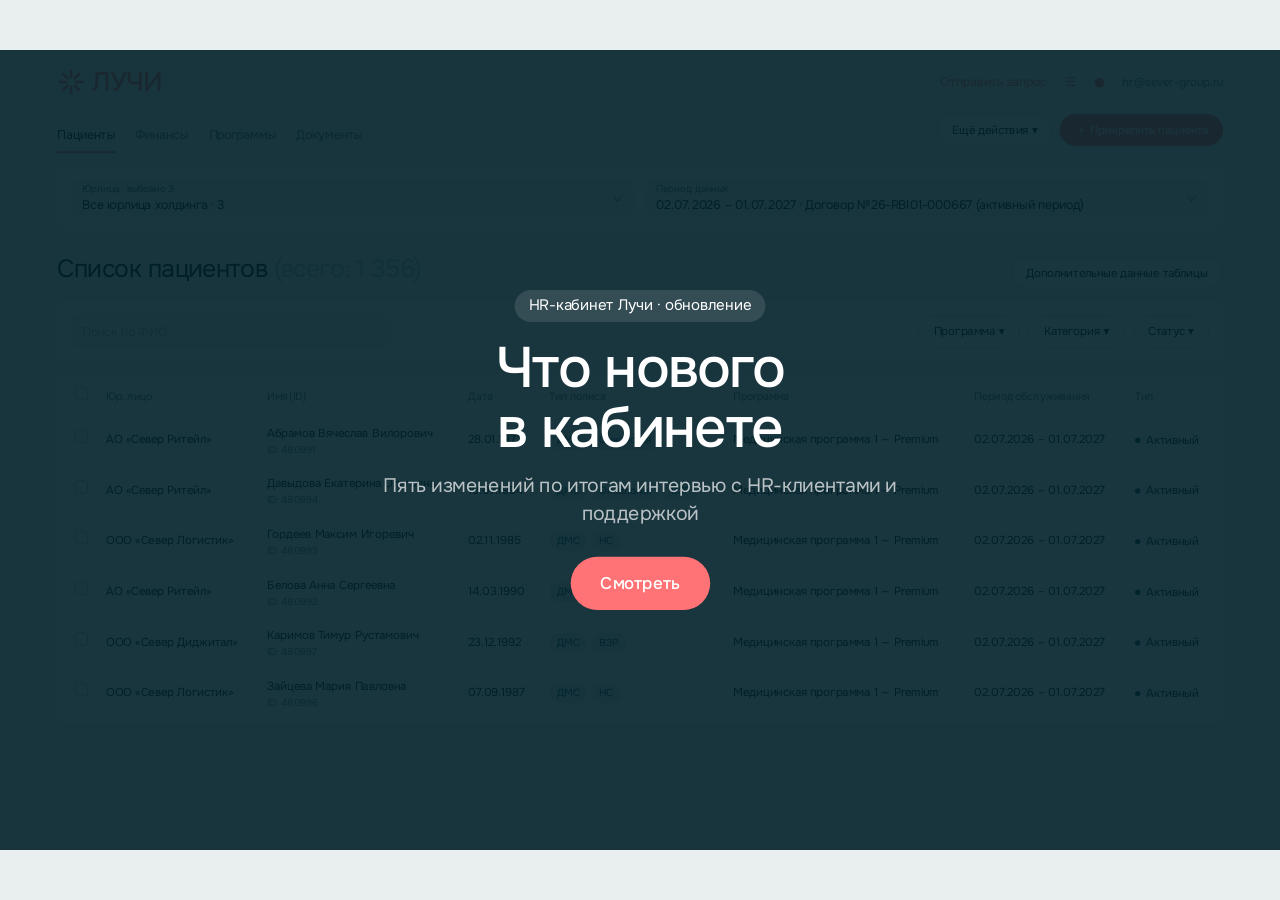
<file: hr-whats-new.html>
<!DOCTYPE html>
<html lang="ru">
<head>
<meta charset="utf-8">
<meta name="viewport" content="width=device-width, initial-scale=1">
<title>HR‑кабинет Лучей — что нового</title>
<meta name="robots" content="noindex">
<link rel="preload" href="assets/fonts/onest-cyrillic.woff2" as="font" type="font/woff2" crossorigin>
<style>
@font-face{font-family:"Onest";font-weight:100 900;font-display:swap;src:url(assets/fonts/onest-latin.woff2) format("woff2");unicode-range:U+0000-00FF,U+2000-206F,U+2190-2199,U+2212}
@font-face{font-family:"Onest";font-weight:100 900;font-display:swap;src:url(assets/fonts/onest-cyrillic.woff2) format("woff2");unicode-range:U+0301,U+0400-045F,U+0490-0491,U+04B0-04B1,U+2116}
:root{--coral:#FF7377;--coral-bg:#FFE9EA;--ink:#012B34;--ink2:#5C777D;--ghost:#B3BFC2;--uranus:#B3C6CA;--azure:#025366;--azure-bg:#E3EEF0;--bg:#F2F6F7;--line:#E4ECEE}
*{box-sizing:border-box}
html,body{margin:0;height:100%;overflow:hidden;background:#E9EEEF}
body{font-family:"Onest",system-ui,sans-serif;color:var(--ink);letter-spacing:-.01em;-webkit-font-smoothing:antialiased}
#vp{position:fixed;inset:0;overflow:hidden}
#stage{width:1440px;height:900px;position:absolute;left:50%;top:50%;overflow:hidden;background:var(--bg);transform-origin:center;font-size:14px;line-height:22px}

/* ---------- cabinet ---------- */
.cab{padding:0 64px}
.hdr{height:72px;display:flex;align-items:center;justify-content:space-between}
.logo{display:flex;align-items:center;gap:8px;color:var(--coral);font-size:30px;font-weight:500;letter-spacing:-.04em;text-transform:uppercase}
.hdr-r{display:flex;gap:20px;align-items:center;color:var(--coral)}
.hdr-r .mail{color:#678C95;font-size:13px}
.tabsrow{display:flex;justify-content:space-between;align-items:flex-end;border-bottom:1px solid var(--line)}
.tabs{display:flex;gap:22px}.tabs span{padding:10px 0;color:var(--ink2)}.tabs .on{color:var(--ink);box-shadow:inset 0 -2px var(--coral)}
.acts{display:flex;gap:8px;padding-bottom:8px}
.btn{height:36px;padding:0 16px;border-radius:999px;border:1px solid #02516429;background:#fff;display:inline-flex;align-items:center;gap:7px;white-space:nowrap;font-size:13px}
.btn.pri{background:var(--coral);border-color:var(--coral);color:#fff}
.card{background:#fff;border-radius:14px;padding:14px 16px}
.mt{margin-top:14px}
.flt{display:flex;gap:12px}
.fld{flex:1;height:44px;border-radius:10px;background:var(--bg);padding:4px 12px;display:flex;flex-direction:column;justify-content:center;position:relative}
.fld s{text-decoration:none;font-size:11px;line-height:13px;color:var(--ink2)}
.fld::after{content:"";position:absolute;right:16px;top:17px;width:6px;height:6px;border-right:1.5px solid var(--ink2);border-bottom:1.5px solid var(--ink2);transform:rotate(45deg)}
.lh{display:flex;justify-content:space-between;align-items:baseline;margin-top:26px}
h1{font-size:28px;line-height:34px;font-weight:400;margin:0;letter-spacing:-.03em}h1 i{font-style:normal;color:var(--uranus)}
table{width:100%;border-collapse:collapse}
th{font-weight:400;color:var(--ink2);text-align:left;font-size:12px;padding:8px 10px}
td{padding:10px;border-top:1px solid #EEF2F3;white-space:nowrap;font-size:13px}
td .id{font-size:11px;color:#678C95;line-height:14px}
.chk{width:15px;height:15px;border-radius:4px;border:1.5px solid var(--uranus);display:inline-grid;place-items:center;flex:none;background:#fff;transition:.2s}
.chk.on{background:var(--coral);border-color:var(--coral)}
.chk.on::after{content:"";width:7px;height:4px;border-left:1.8px solid #fff;border-bottom:1.8px solid #fff;transform:rotate(-45deg) translate(1px,-1px)}
.chk.dis{background:var(--uranus);border-color:var(--uranus)}
.pill{height:22px;padding:0 9px;border-radius:999px;background:var(--azure-bg);color:var(--azure);font-size:11.5px;display:inline-flex;align-items:center;margin-right:4px}
.pill.pend{background:#fff;border:1px dashed var(--uranus);color:var(--ink2)}
.st{display:inline-flex;align-items:center;gap:6px}.st::before{content:"";width:6px;height:6px;border-radius:50%;background:var(--azure)}
.search{display:flex;gap:10px;align-items:center}
.inp{height:40px;border-radius:10px;background:var(--bg);padding:0 12px;display:flex;align-items:center;color:var(--ghost);width:360px}

/* modals inside cabinet */
.scrim{position:absolute;inset:0;background:#0128344d;opacity:0;pointer-events:none;transition:opacity .35s}
.scrim.on{opacity:1}
.mdl{position:absolute;left:50%;background:#fff;border-radius:20px;padding:22px;box-shadow:0 12px 40px #01283433;opacity:0;transform:translate(-50%,14px) scale(.98);transition:.35s cubic-bezier(.2,.8,.2,1);pointer-events:none}
.mdl.on{opacity:1;transform:translate(-50%,0)}
.mdl h2{font-size:19px;font-weight:400;margin:0;letter-spacing:-.02em}
.mdl .sub{font-size:12px;color:var(--ink2)}
.sect{border-top:1px solid var(--line);margin-top:14px;padding-top:14px}
.kv{display:grid;grid-template-columns:1fr 1fr;gap:8px 20px;margin-top:8px;font-size:13px}
.kv s{text-decoration:none;display:block;font-size:11px;line-height:13px;color:var(--ink2)}
.prog{display:flex;gap:12px;align-items:center;padding:10px 12px;border-radius:12px;background:var(--bg);margin-top:6px;font-size:13px}
.prog .m{color:var(--ink2);font-size:12px}
.prog.pend{background:#fff;border:1px dashed var(--uranus)}
.prog.new{animation:pop .5s ease}
@keyframes pop{from{opacity:0;transform:translateY(-6px)}}
.add{height:40px;border:1px dashed var(--coral);border-radius:12px;color:var(--coral);display:flex;align-items:center;justify-content:center;gap:6px;margin-top:8px;font-size:13px}
.foot{display:flex;justify-content:flex-end;gap:8px;margin-top:16px}
.sel{display:flex;gap:10px;align-items:center;padding:10px 12px;border:1px solid var(--line);border-radius:12px;margin-top:6px;font-size:13px;transition:.2s}
.sel.on{border-color:var(--coral);background:#FFF8F8}
.sel.dis{opacity:.5}
.sel .m{color:var(--ink2);font-size:12px;margin-left:auto}
.cnt{display:grid;grid-template-columns:1fr 1fr;gap:10px;margin-top:12px}
.cnt div{background:var(--bg);border-radius:12px;padding:10px 14px;font-size:12px;color:var(--ink2)}
.cnt b{display:block;font-size:26px;font-weight:400;line-height:30px}
.err td{white-space:normal;vertical-align:top;font-size:12.5px;line-height:18px}
.err .fix{color:var(--ink2);font-size:11.5px}
.rn{display:inline-grid;place-items:center;width:30px;height:22px;border-radius:7px;background:var(--bg);font-size:11px}
.toast{position:absolute;left:50%;bottom:86px;transform:translate(-50%,10px);background:var(--ink);color:#fff;border-radius:999px;padding:10px 18px;font-size:13px;opacity:0;transition:.3s;z-index:21}
.toast.on{opacity:1;transform:translate(-50%,0)}

/* ---------- tour layer ---------- */
#spot{position:absolute;z-index:20;border-radius:16px;box-shadow:0 0 0 2000px rgba(1,32,40,.68);pointer-events:none;transition:all .7s cubic-bezier(.65,0,.25,1)}
#spot::after{content:"";position:absolute;inset:-6px;border-radius:inherit;border:2px solid #fff;opacity:.9;animation:breath 2s ease-in-out infinite}
#spot.none::after{display:none}
#spot.none{box-shadow:0 0 0 2000px rgba(1,32,40,.9)}
@keyframes breath{50%{inset:-10px;opacity:.35}}
#tip{position:absolute;z-index:22;width:440px;background:#fff;border-radius:26px;padding:26px 26px 20px;box-shadow:0 20px 60px #0000004d;opacity:0;transform:translateY(8px);transition:opacity .35s,transform .35s;pointer-events:none}
#tip.on{opacity:1;transform:none;pointer-events:auto}
.badge{display:inline-flex;height:30px;padding:0 13px;border-radius:999px;background:var(--coral-bg);color:#E5484D;font-size:15px;font-weight:500;align-items:center;gap:6px}
#tip h3{font-size:27px;line-height:33px;font-weight:500;margin:12px 0 0;letter-spacing:-.02em}
#tip p{margin:10px 0 0;font-size:19px;line-height:28px;color:#2B4A51}
#tip .was{margin-top:16px;padding-top:14px;border-top:1px solid var(--line);font-size:16px;line-height:23px;color:var(--ink2);display:flex;gap:8px}
#tip .was b{font-weight:500;color:var(--ghost);text-transform:uppercase;font-size:13px;letter-spacing:.06em;padding-top:1px}
#tip .nav{display:flex;align-items:center;justify-content:space-between;margin-top:14px}
#tip .nav span{font-size:15px;color:var(--ink2)}
.ar{width:42px;height:42px;font-size:20px;border-radius:50%;border:1px solid var(--line);background:#fff;display:inline-grid;place-items:center;cursor:pointer;color:var(--ink)}
.ar.pri{background:var(--coral);border-color:var(--coral);color:#fff}

#cursor{position:absolute;z-index:21;left:900px;top:960px;width:26px;height:26px;transition:left .9s cubic-bezier(.45,0,.2,1),top .9s cubic-bezier(.45,0,.2,1);pointer-events:none}
#cursor svg{filter:drop-shadow(0 2px 3px #0006)}
#cursor .rip{position:absolute;left:-14px;top:-14px;width:28px;height:28px;border-radius:50%;background:#fff;opacity:0}
#cursor.click .rip{animation:rip .5s ease-out}
@keyframes rip{from{opacity:.7;transform:scale(.3)}to{opacity:0;transform:scale(1.8)}}

.center{position:absolute;z-index:23;left:50%;top:50%;transform:translate(-50%,-46%);width:640px;text-align:center;color:#fff;opacity:0;transition:.5s;pointer-events:none}
.center.on{opacity:1;transform:translate(-50%,-50%);pointer-events:auto}
.center .k{display:inline-flex;height:36px;padding:0 16px;border-radius:999px;background:#ffffff1f;font-size:17px;align-items:center}
.center h2{font-size:64px;line-height:68px;font-weight:500;letter-spacing:-.03em;margin:18px 0 0}
.center p{font-size:22px;line-height:32px;color:#ffffffb3;margin:14px 0 0}
.center .go{margin-top:32px;height:60px;padding:0 34px;border-radius:999px;border:0;background:var(--coral);color:#fff;font:500 19px "Onest";cursor:pointer}
.center ul{list-style:none;padding:0;margin:26px auto 0;display:grid;gap:12px;text-align:left;width:480px}
.center li{display:flex;gap:12px;align-items:center;font-size:20px;color:#ffffffd9}
.center li i{font-style:normal;width:32px;height:32px;font-size:15px !important;border-radius:50%;background:#ffffff1f;display:grid;place-items:center;font-size:12px;flex:none}

/* player bar */
#bar{position:absolute;z-index:24;left:50%;bottom:26px;transform:translateX(-50%);display:flex;align-items:center;gap:18px;padding:12px 22px 12px 12px;border-radius:999px;background:#012028cc;backdrop-filter:blur(8px);color:#fff}
#bar button{border:0;background:none;color:#fff;cursor:pointer}
#pp{width:44px;height:44px;font-size:16px;border-radius:50%;background:#ffffff1f !important;display:grid;place-items:center}
.bars{display:flex;gap:6px}
.bars button{width:56px;height:5px;border-radius:2px;background:#ffffff33 !important;position:relative;overflow:hidden;padding:0}
.bars button::before{content:"";position:absolute;inset:-10px 0}
.bars button i{position:absolute;inset:0;width:0;background:#fff;border-radius:2px}
.bars button.done i{width:100%}
.bars button.on i{animation:fill var(--d,6s) linear forwards}
.paused .bars button.on i{animation-play-state:paused}
@keyframes fill{to{width:100%}}
#bar .lbl{font-size:16px;color:#ffffffb3;min-width:64px}
</style>
</head>
<body>
<div id="vp"><div id="stage">

  <!-- ===== cabinet ===== -->
  <div class="cab">
    <div class="hdr">
      <div class="logo"><svg width="32" height="32" viewBox="0 0 40 40" fill="none" stroke="currentColor" stroke-width="3.4" stroke-linecap="round"><path d="M20 4v9M20 27v9M4 20h9M27 20h9M8.7 8.7l6.3 6.3M25 25l6.3 6.3M31.3 8.7 25 15M15 25l-6.3 6.3"/></svg>лучи</div>
      <div class="hdr-r"><span>Отправить запрос</span><span>☰</span><span>●</span><span class="mail">hr@sever-group.ru</span></div>
    </div>
    <div class="tabsrow">
      <div class="tabs"><span class="on">Пациенты</span><span>Финансы</span><span>Программы</span><span>Документы</span></div>
      <div class="acts"><span class="btn">Ещё действия ▾</span><span class="btn pri" id="t-attach">＋ Прикрепить пациента</span></div>
    </div>
    <div class="card mt flt" id="t-filter">
      <div class="fld"><s>Юрлица · выбрано 3</s>Все юрлица холдинга · 3</div>
      <div class="fld"><s>Период данных</s>02.07.2026 – 01.07.2027 · Договор №26-RBI01-000667 (активный период)</div>
    </div>
    <div class="lh"><h1>Список пациентов <i>(всего: 1 356)</i></h1><span class="btn">Дополнительные данные таблицы</span></div>
    <div class="card mt search"><span class="inp">Поиск по ФИО</span><span style="flex:1"></span><span class="btn">Программа ▾</span><span class="btn">Категория ▾</span><span class="btn">Статус ▾</span></div>
    <div class="card mt" style="padding:6px 10px">
      <table>
        <thead><tr><th style="width:26px"><span class="chk"></span></th><th>Юр. лицо</th><th>Имя (ID)</th><th>Дата</th><th>Тип полиса</th><th>Программа</th><th>Период обслуживания</th><th>Тип</th></tr></thead>
        <tbody>
          <tr><td><span class="chk"></span></td><td>АО «Север Ритейл»</td><td>Абрамов Вячеслав Вилорович<div class="id">ID: 480991</div></td><td>28.01.1973</td><td><span class="pill">ДМС</span><span class="pill">Онкология</span></td><td>Медицинская программа 1 — Premium</td><td>02.07.2026 – 01.07.2027</td><td><span class="st">Активный</span></td></tr>
          <tr id="t-row"><td><span class="chk"></span></td><td>АО «Север Ритейл»</td><td>Давыдова Екатерина Олеговна<div class="id">ID: 480994</div></td><td>19.07.1994</td><td><span class="pill">ДМС</span><span class="pill">Онкология</span><span class="pill">ВЗР</span></td><td>Медицинская программа 1 — Premium</td><td>02.07.2026 – 01.07.2027</td><td><span class="st">Активный</span></td></tr>
          <tr><td><span class="chk"></span></td><td>ООО «Север Логистик»</td><td>Гордеев Максим Игоревич<div class="id">ID: 480993</div></td><td>02.11.1985</td><td><span class="pill">ДМС</span><span class="pill">НС</span></td><td>Медицинская программа 1 — Premium</td><td>02.07.2026 – 01.07.2027</td><td><span class="st">Активный</span></td></tr>
          <tr><td><span class="chk"></span></td><td>АО «Север Ритейл»</td><td>Белова Анна Сергеевна<div class="id">ID: 480992</div></td><td>14.03.1990</td><td><span class="pill">ДМС</span></td><td>Медицинская программа 1 — Premium</td><td>02.07.2026 – 01.07.2027</td><td><span class="st">Активный</span></td></tr>
          <tr><td><span class="chk"></span></td><td>ООО «Север Диджитал»</td><td>Каримов Тимур Рустамович<div class="id">ID: 480997</div></td><td>23.12.1992</td><td><span class="pill">ДМС</span><span class="pill">ВЗР</span></td><td>Медицинская программа 1 — Premium</td><td>02.07.2026 – 01.07.2027</td><td><span class="st">Активный</span></td></tr>
          <tr><td><span class="chk"></span></td><td>ООО «Север Логистик»</td><td>Зайцева Мария Павловна<div class="id">ID: 480996</div></td><td>07.09.1987</td><td><span class="pill">ДМС</span><span class="pill">НС</span></td><td>Медицинская программа 1 — Premium</td><td>02.07.2026 – 01.07.2027</td><td><span class="st">Активный</span></td></tr>
        </tbody>
      </table>
    </div>
  </div>

  <!-- ===== cabinet modals ===== -->
  <div class="scrim" id="scrim"></div>

  <div class="mdl" id="m-card" style="top:70px;width:620px">
    <h2>Давыдова Екатерина Олеговна</h2>
    <div class="sub">АО «Север Ритейл» · ID 480994 · Активный с 02.07.2026</div>
    <div class="sect"><div style="font-weight:500">Персональная информация</div>
      <div class="kv"><div><s>Дата рождения</s>19.07.1994</div><div><s>Телефон</s>+7 947 048-09-99</div><div><s>Паспорт</s>45 12 480994</div><div><s>E-mail</s>davydova@sever-group.ru</div></div></div>
    <div class="sect" id="t-progs">
      <div style="display:flex;justify-content:space-between"><span style="font-weight:500">Полисы · <span id="pcount">3</span></span><span class="sub">Медицинская программа 1 — Premium</span></div>
      <div class="prog"><span class="pill">ДМС</span>02.07.2026 – 01.07.2027<span class="m">Полис LC26TB01PR3971491673</span></div>
      <div class="prog"><span class="pill">Онкология</span>02.07.2026 – 01.07.2027<span class="m">Полис LC26TB01PR3971491674</span></div>
      <div class="prog"><span class="pill">ВЗР</span>02.07.2026 – 01.07.2027<span class="m">Полис LC26TB01PR3971491675</span></div>
      <div id="newprog"></div>
      <div class="add" id="t-add">＋ Добавить программу</div>
    </div>
    <div class="foot"><span class="btn">Открепить</span><span class="btn">Редактировать данные</span><span class="btn pri">Закрыть</span></div>
  </div>

  <div class="mdl" id="m-add" style="top:150px;width:520px;z-index:3">
    <h2>Добавить программу</h2>
    <div class="sub">Давыдова Е. О. · текущие программы сохранятся</div>
    <div style="margin-top:10px">
      <div class="sel dis"><span class="chk dis"></span><span class="pill">ДМС</span><span class="m">Уже подключена</span></div>
      <div class="sel dis"><span class="chk dis"></span><span class="pill">Онкология</span><span class="m">Уже подключена</span></div>
      <div class="sel dis"><span class="chk dis"></span><span class="pill">ВЗР</span><span class="m">Уже подключена</span></div>
      <div class="sel" id="t-ns"><span class="chk" id="ns-chk"></span><span class="pill">НС</span>Несчастный случай</div>
    </div>
    <div style="display:flex;gap:12px;align-items:center;margin-top:12px"><div class="fld" style="flex:0 0 220px"><s>Дата начала обслуживания *</s>18.11.2026</div><span class="sub">не раньше — за 5 рабочих дней</span></div>
    <div class="foot"><span class="btn">Отмена</span><span class="btn pri" id="t-addbtn">Добавить</span></div>
  </div>

  <div class="mdl" id="m-xl" style="top:90px;width:680px;left:43%">
    <h2>Добавлено 45 из 50 пациентов</h2>
    <div class="sub">sever-novye-noyabr.xlsx · АО «Север Ритейл»</div>
    <div class="cnt"><div><b style="color:var(--azure)">45</b>прикреплены — в списке со статусом «На прикреплении»</div><div><b style="color:#E5484D">5</b>строк с ошибками — не загружены</div></div>
    <table class="err" style="margin-top:12px" id="t-errs"><thead><tr><th>Строка</th><th>Поле</th><th>Ошибка и как исправить</th></tr></thead><tbody>
      <tr><td><span class="rn">7</span></td><td>Телефон</td><td>Номер уже привязан к другому пациенту<div class="fix">Проверьте номер или оставьте поле пустым — телефон необязателен</div></td></tr>
      <tr><td><span class="rn">12</span></td><td>Дата начала</td><td>13.11.2026 раньше допустимой<div class="fix">Укажите дату не раньше 18.11.2026</div></td></tr>
      <tr><td><span class="rn">23</span></td><td>Дата рождения</td><td>Не удалось прочитать «1988.04.03»<div class="fix">Формат ДД.ММ.ГГГГ, например 03.04.1988</div></td></tr>
    </tbody></table>
    <div class="foot"><span class="btn">Загрузить исправленный файл</span><span class="btn pri">Готово</span></div>
  </div>

  <div class="toast" id="toast">✓ Программа добавлена — подключение с 18.11.2026</div>

  <!-- ===== tour layer ===== -->
  <div id="spot" class="none"></div>
  <div id="cursor"><span class="rip"></span><svg width="26" height="26" viewBox="0 0 26 26"><path d="M4 2.5 21 13l-7.6 1.6L9.6 22z" fill="#fff" stroke="#012B34" stroke-width="1.4" stroke-linejoin="round"/></svg></div>

  <div id="tip">
    <span class="badge">● Новое</span>
    <h3 id="tip-h"></h3>
    <p id="tip-p"></p>
    <div class="was"><b>Было</b><span id="tip-w"></span></div>
    <div class="nav"><span id="tip-n"></span><span style="display:flex;gap:6px"><button class="ar" data-go="prev">‹</button><button class="ar pri" data-go="next">›</button></span></div>
  </div>

  <div class="center" id="intro">
    <span class="k">HR-кабинет Лучи · обновление</span>
    <h2>Что нового<br>в кабинете</h2>
    <p>Пять изменений по итогам интервью с HR-клиентами и поддержкой</p>
    <button class="go" data-go="next">Смотреть</button>
  </div>
  <div class="center" id="outro">
    <span class="k">Готово</span>
    <h2>Вот что изменилось</h2>
    <ul>
      <li><i>1</i>Кнопка «Прикрепить» всегда на виду</li>
      <li><i>2</i>Один сотрудник — одна строка</li>
      <li><i>3</i>Все полисы — в карточке</li>
      <li><i>4</i>Новый полис без переприкрепления</li>
      <li><i>5</i>Ошибки в файле — построчно</li>
    </ul>
    <button class="go" data-go="restart">Смотреть заново</button>
  </div>

  <div id="bar"><button id="pp" title="Пауза (пробел)">❚❚</button><div class="bars" id="bars"></div><span class="lbl" id="lbl"></span></div>
</div></div>

<script>
const $=s=>document.querySelector(s);
const stage=$('#stage');
/* fit stage to window */
function fit(){const k=Math.min(innerWidth/1440,innerHeight/900);stage.style.transform=`translate(-50%,-50%) scale(${k})`;stage._k=k}
addEventListener('resize',fit);fit();
function rectOf(el,pad=8){const s=stage.getBoundingClientRect(),r=el.getBoundingClientRect(),k=stage._k;
  return {x:(r.left-s.left)/k-pad,y:(r.top-s.top)/k-pad,w:r.width/k+pad*2,h:r.height/k+pad*2}}

const spot=$('#spot'),tip=$('#tip'),cur=$('#cursor');
function spotOn(el,pad=8,rad=16){const r=rectOf(el,pad);spot.classList.remove('none');Object.assign(spot.style,{left:r.x+'px',top:r.y+'px',width:r.w+'px',height:r.h+'px',borderRadius:rad+'px'});return r}
function spotOff(){spot.classList.add('none');Object.assign(spot.style,{left:'720px',top:'450px',width:'0px',height:'0px'})}
function showTip(r,d,i){
  $('#tip-h').textContent=d.h;$('#tip-p').textContent=d.p;$('#tip-w').textContent=d.w;$('#tip-n').textContent=`${i} из 5`;
  const W=440,H=tip.offsetHeight||300,G=20;let x,y;
  const side=d.side||'auto';
  if(side==='left'){x=r.x-W-G;y=r.y}
  else if(side==='right'){x=r.x+r.w+G;y=r.y}
  else if(r.y+r.h+G+H<880){y=r.y+r.h+G;x=r.x+r.w/2-W/2}
  else {y=r.y-H-G;x=r.x+r.w/2-W/2}
  x=Math.max(20,Math.min(1440-W-20,x));y=Math.max(20,Math.min(900-H-90,y));
  tip.style.left=x+'px';tip.style.top=y+'px';tip.classList.add('on')}
function hideTip(){tip.classList.remove('on')}
function moveCursor(el,dx=.5,dy=.5){const r=rectOf(el,0);cur.style.left=(r.x+r.w*dx)+'px';cur.style.top=(r.y+r.h*dy)+'px'}
function click(){cur.classList.remove('click');void cur.offsetWidth;cur.classList.add('click')}
function cursorAway(){cur.style.left='1500px';cur.style.top='960px'}
const show=(id,on=true)=>$(id).classList.toggle('on',on);

/* reset cabinet state */
function baseState(){['#m-card','#m-add','#m-xl','#scrim','#toast','#intro','#outro'].forEach(i=>show(i,false));
  $('#ns-chk').classList.remove('on');$('#t-ns').classList.remove('on');$('#newprog').innerHTML='';$('#pcount').textContent='3'}

/* ---------- scenes ---------- */
const T={
  attach:{h:'«Прикрепить» — всегда под рукой',p:'Кнопка вынесена из меню и не пропадает, даже если в фильтре выбрано несколько юрлиц. Юрлицо выбирается первым шагом анкеты.',w:'пряталась в меню «Действия» и исчезала при 2+ юрлицах — HR думали, что кабинет сломался'},
  row:{h:'Один сотрудник — одна строка',p:'Типы полиса показаны плашками в одной строке. Список стал короче и читается быстрее.',w:'строка на каждый тип полиса — у Давыдовой их было три подряд'},
  progs:{h:'Все полисы — в карточке',p:'ДМС, онкология, ВЗР — списком, с периодом и номером полиса. Программа указана один раз.',w:'в карточке была видна только одна программа',side:'right'},
  add:{h:'Новый полис — без переприкрепления',p:'Отмечаете, что подключить, — дата начала уже подставлена с учётом 5 рабочих дней. Текущие полисы остаются.',w:'можно было только заменить программу, добавить вторую — нельзя',side:'right'},
  xl:{h:'Ошибки в файле — построчно',p:'45 из 50 сотрудников загружаются сразу. По остальным видно строку, поле и как исправить — повторно грузите только их.',w:'файл отклонялся целиком с общей ошибкой «проверьте данные»',side:'right'},
};
const wait=ms=>new Promise((res,rej)=>{const t=setTimeout(res,ms);run.timers.push(t)});
let run={id:0,timers:[]};
const SCENES=[
  {dur:0, async play(){baseState();spotOff();hideTip();cursorAway();show('#intro')}},
  {dur:7000, async play(){baseState();cursorAway();await wait(250);const r=spotOn($('#t-attach'),8,999);await wait(650);showTip(r,T.attach,1)}},
  {dur:6500, async play(){baseState();cursorAway();await wait(200);const r=spotOn($('#t-row'),4,12);await wait(650);showTip(r,T.row,2)}},
  {dur:8000, async play(){baseState();spotOff();hideTip();
      moveCursor($('#t-row'),.32,.5);await wait(1000);click();await wait(250);
      show('#scrim');show('#m-card');await wait(450);cursorAway();
      const r=spotOn($('#t-progs'),10,16);await wait(700);showTip(r,T.progs,3)}},
  {dur:10500, async play(){baseState();show('#scrim');show('#m-card');spotOn($('#m-card'),0,20);hideTip();
      moveCursor($('#t-add'),.5,.55);await wait(1100);click();await wait(200);show('#m-add');await wait(500);
      const r=spotOn($('#m-add'),6,22);await wait(500);showTip(r,T.add,4);
      moveCursor($('#t-ns'),.04,.5);await wait(1100);click();$('#ns-chk').classList.add('on');$('#t-ns').classList.add('on');
      await wait(900);moveCursor($('#t-addbtn'),.5,.55);await wait(1000);click();await wait(250);
      show('#m-add',false);$('#newprog').innerHTML='<div class="prog pend new"><span class="pill pend">НС</span><span class="m">Подключение с 18.11.2026 · заявка отправлена</span></div>';$('#pcount').textContent='4';
      show('#toast');spotOn($('#t-progs'),10,16);await wait(300);showTip(rectOf($('#t-progs'),10),T.add,4);cursorAway();await wait(2200);show('#toast',false)}},
  {dur:8000, async play(){baseState();hideTip();cursorAway();show('#scrim');show('#m-xl');await wait(450);const r=spotOn($('#m-xl'),6,22);await wait(200);await wait(650);showTip(r,T.xl,5)}},
  {dur:0, async play(){baseState();hideTip();spotOff();cursorAway();show('#outro')}},
];

/* ---------- player ---------- */
const barsEl=$('#bars');const STEPS=[1,2,3,4,5];
STEPS.forEach(i=>{const b=document.createElement('button');b.innerHTML='<i></i>';b.onclick=()=>go(i);barsEl.appendChild(b)});
let idx=0,paused=false,adv=null,startAt=0,remain=0;
function go(i){
  idx=Math.max(0,Math.min(SCENES.length-1,i));run.timers.forEach(clearTimeout);run={id:run.id+1,timers:[]};clearTimeout(adv);
  const sc=SCENES[idx];sc.play();
  [...barsEl.children].forEach((b,k)=>{const n=k+1;b.classList.remove('on','done');if(n<idx)b.classList.add('done');if(n===idx){void b.offsetWidth;b.style.setProperty('--d',sc.dur+'ms');b.classList.add('on')}});
  if(idx===SCENES.length-1)[...barsEl.children].forEach(b=>b.classList.add('done'));
  $('#lbl').textContent=idx>=1&&idx<=5?`${idx} из 5`:idx===0?'начало':'конец';
  $('#bar').style.opacity=idx===0?0:1;
  remain=sc.dur;if(sc.dur&&!paused)schedule();
}
function schedule(){startAt=performance.now();clearTimeout(adv);adv=setTimeout(()=>go(idx+1),remain)}
function setPaused(p){paused=p;$('#bar').classList.toggle('paused',p);$('#pp').textContent=p?'▶':'❚❚';
  if(p){clearTimeout(adv);remain-=performance.now()-startAt}else if(SCENES[idx].dur)schedule()}
$('#pp').onclick=()=>setPaused(!paused);
document.addEventListener('click',e=>{const g=e.target.closest('[data-go]');if(!g)return;
  const a=g.dataset.go;if(a==='next')go(idx+1);if(a==='prev')go(Math.max(1,idx-1));if(a==='restart'){go(1)}});
document.addEventListener('keydown',e=>{if(e.code==='Space'){e.preventDefault();if(idx>0&&idx<6)setPaused(!paused)}
  if(e.key==='ArrowRight')go(idx+1);if(e.key==='ArrowLeft')go(Math.max(idx===0?0:1,idx-1))});
document.fonts&&document.fonts.ready.then(()=>{});
go(0);
let seen=false,autoT=null;
new IntersectionObserver(es=>es.forEach(en=>{
  if(en.isIntersecting){if(!seen){seen=true;autoT=setTimeout(()=>{if(idx===0)go(1)},1600)}else if(paused&&hiddenPause){hiddenPause=false;setPaused(false)}}
  else if(seen&&!paused&&idx>0&&idx<6){hiddenPause=true;setPaused(true)}
}),{threshold:.35}).observe(stage);
let hiddenPause=false;
</script>
</body>
</html>
</file>
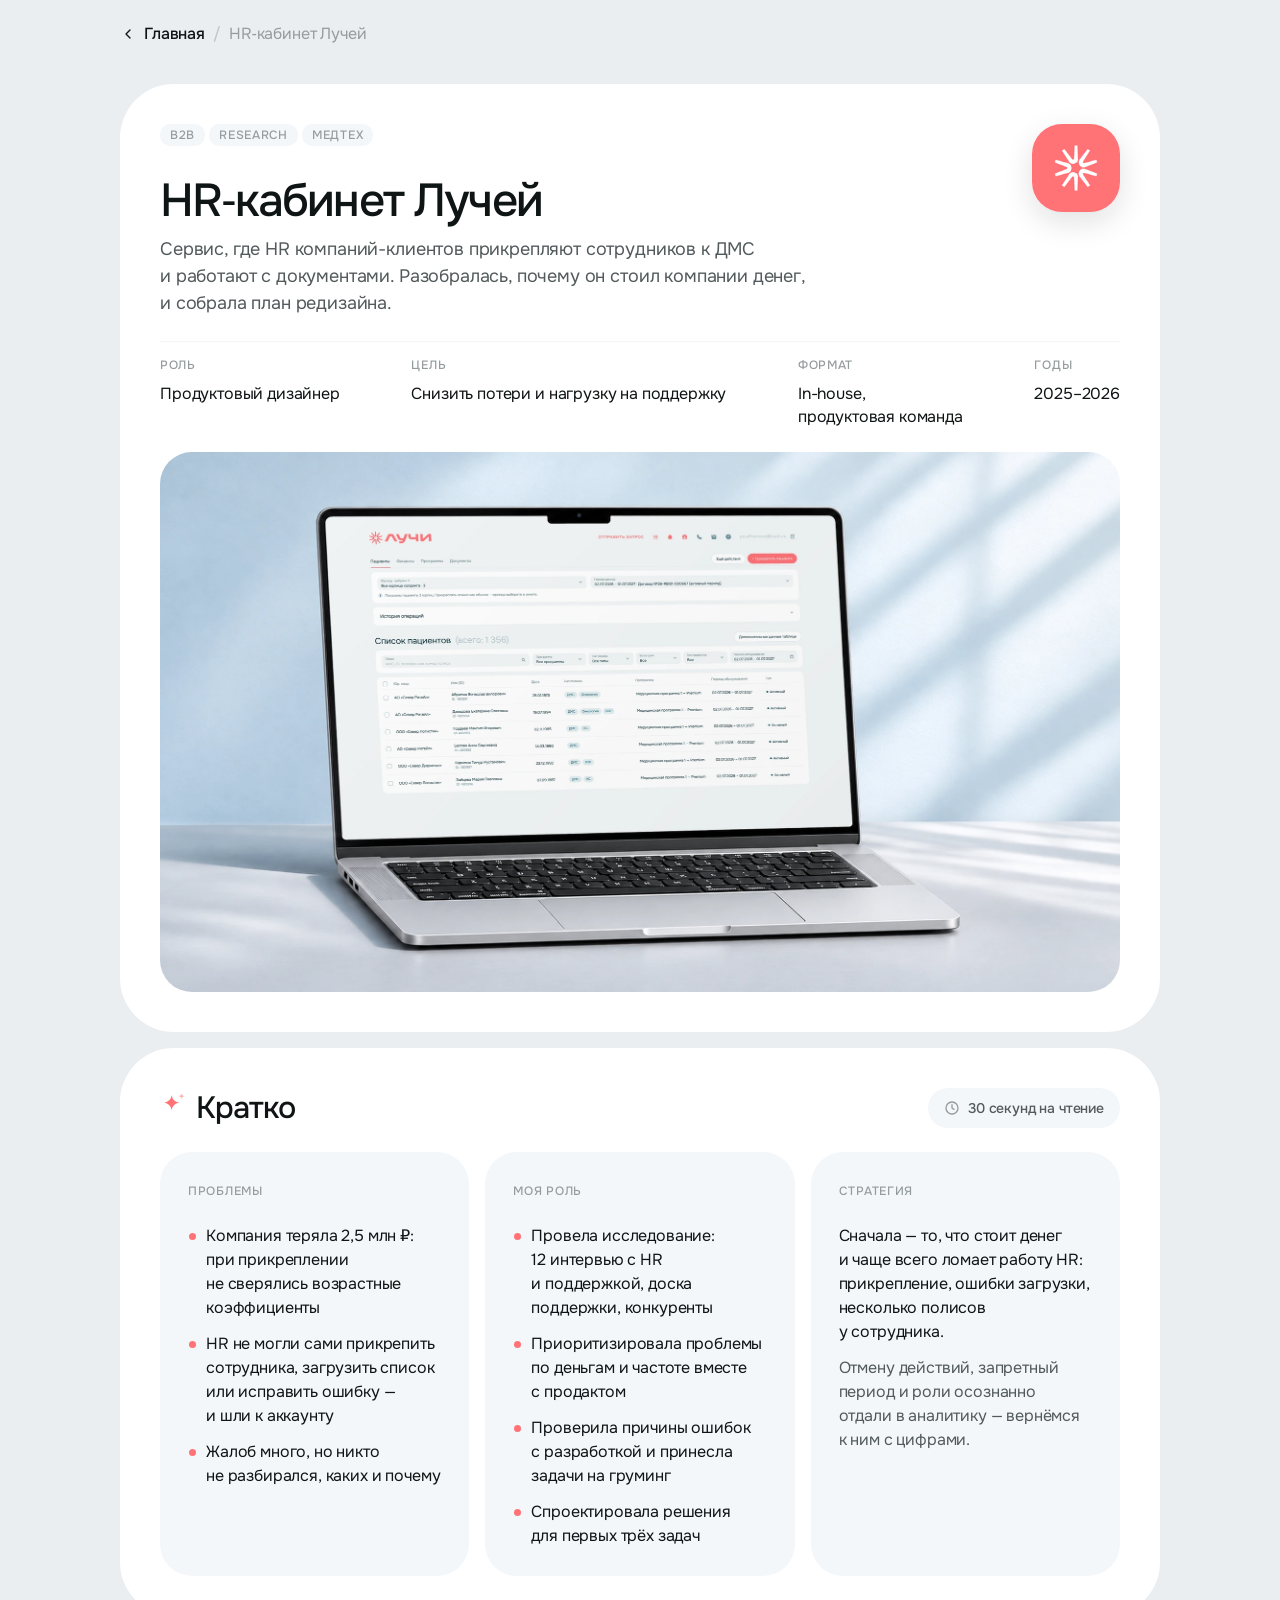
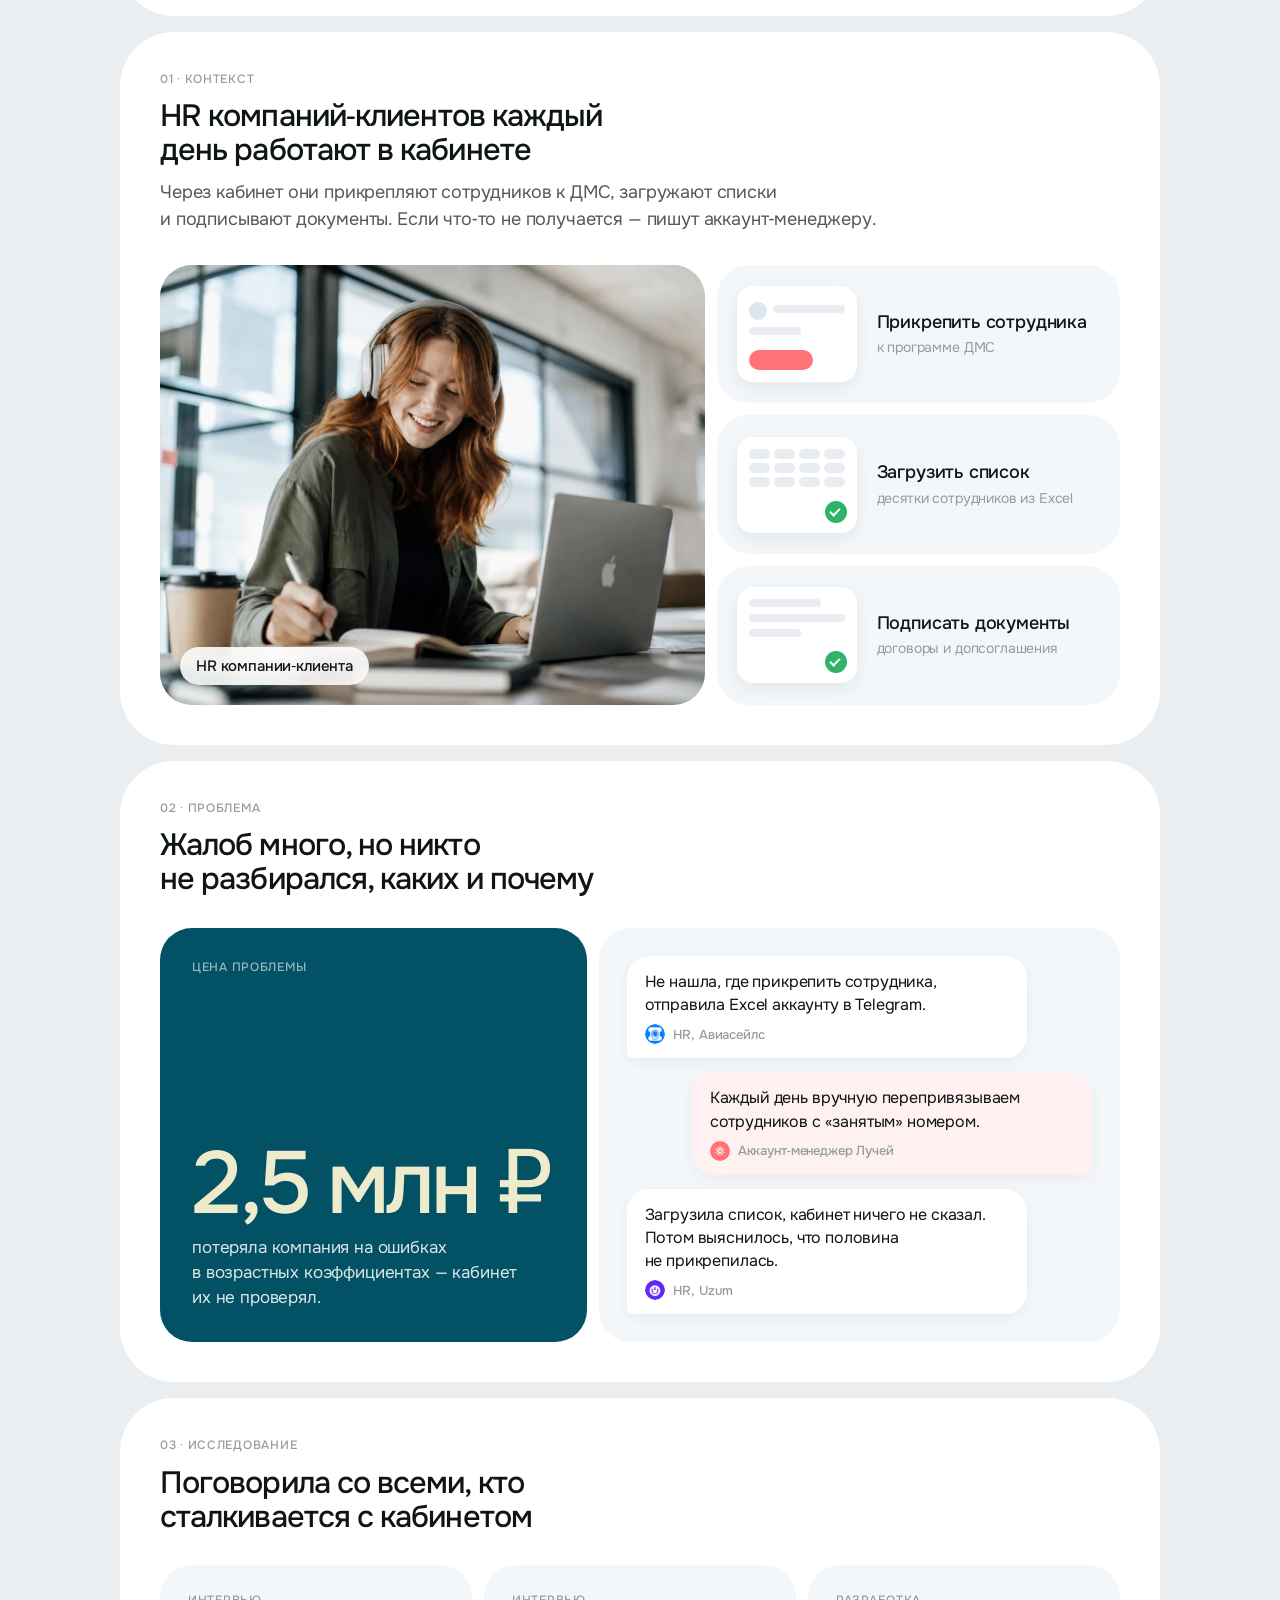
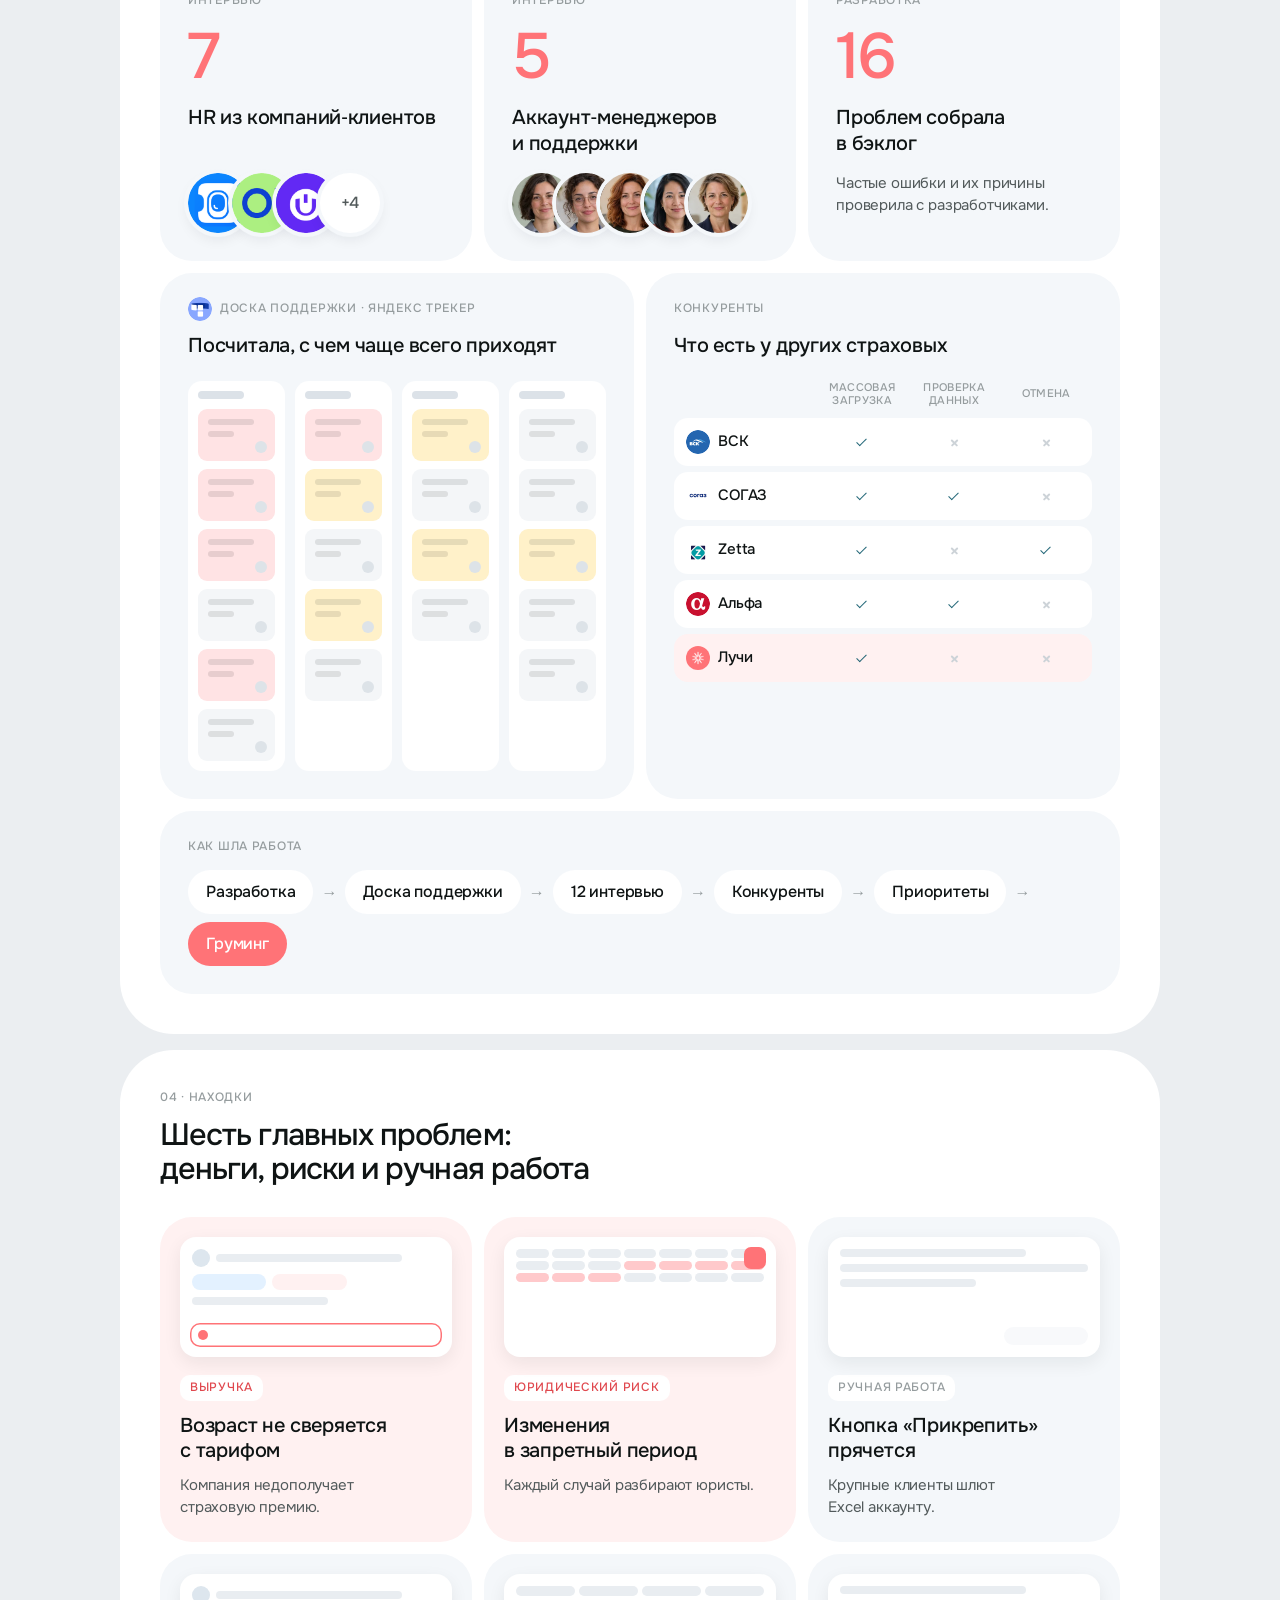
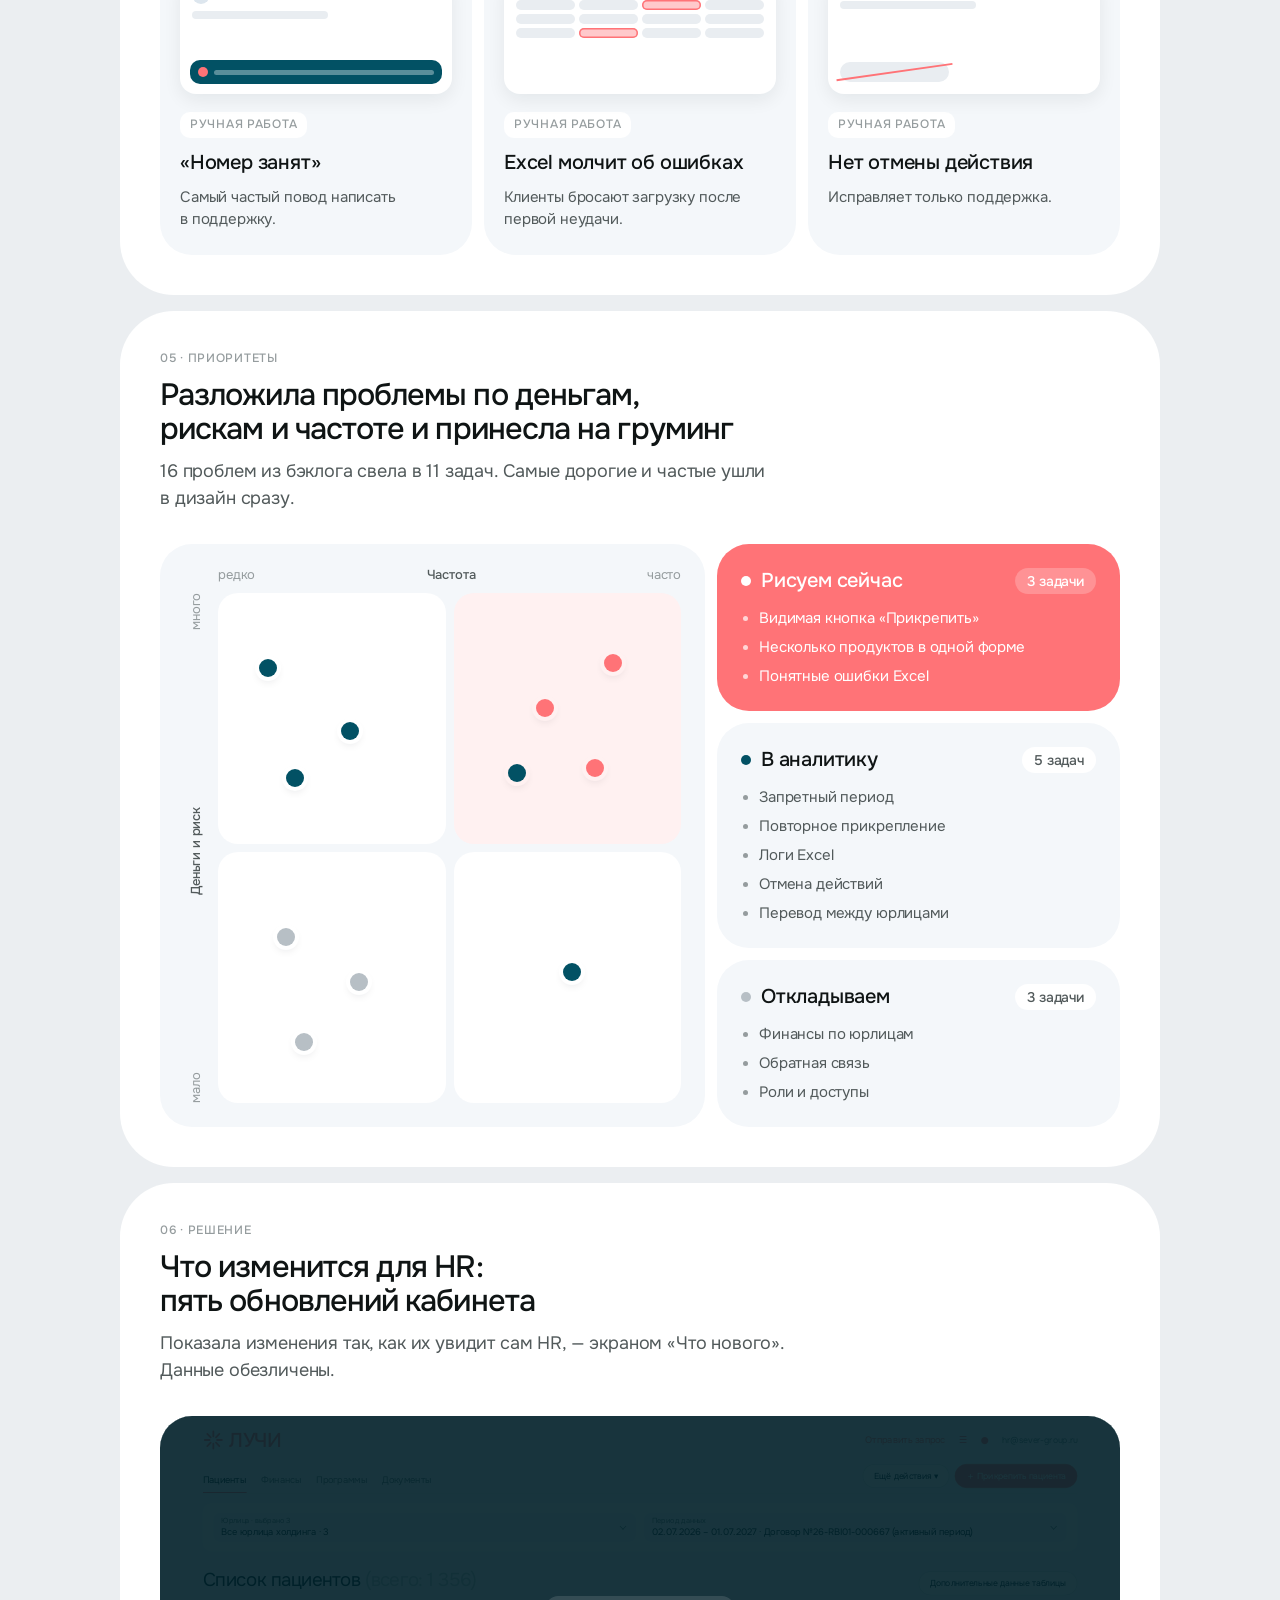
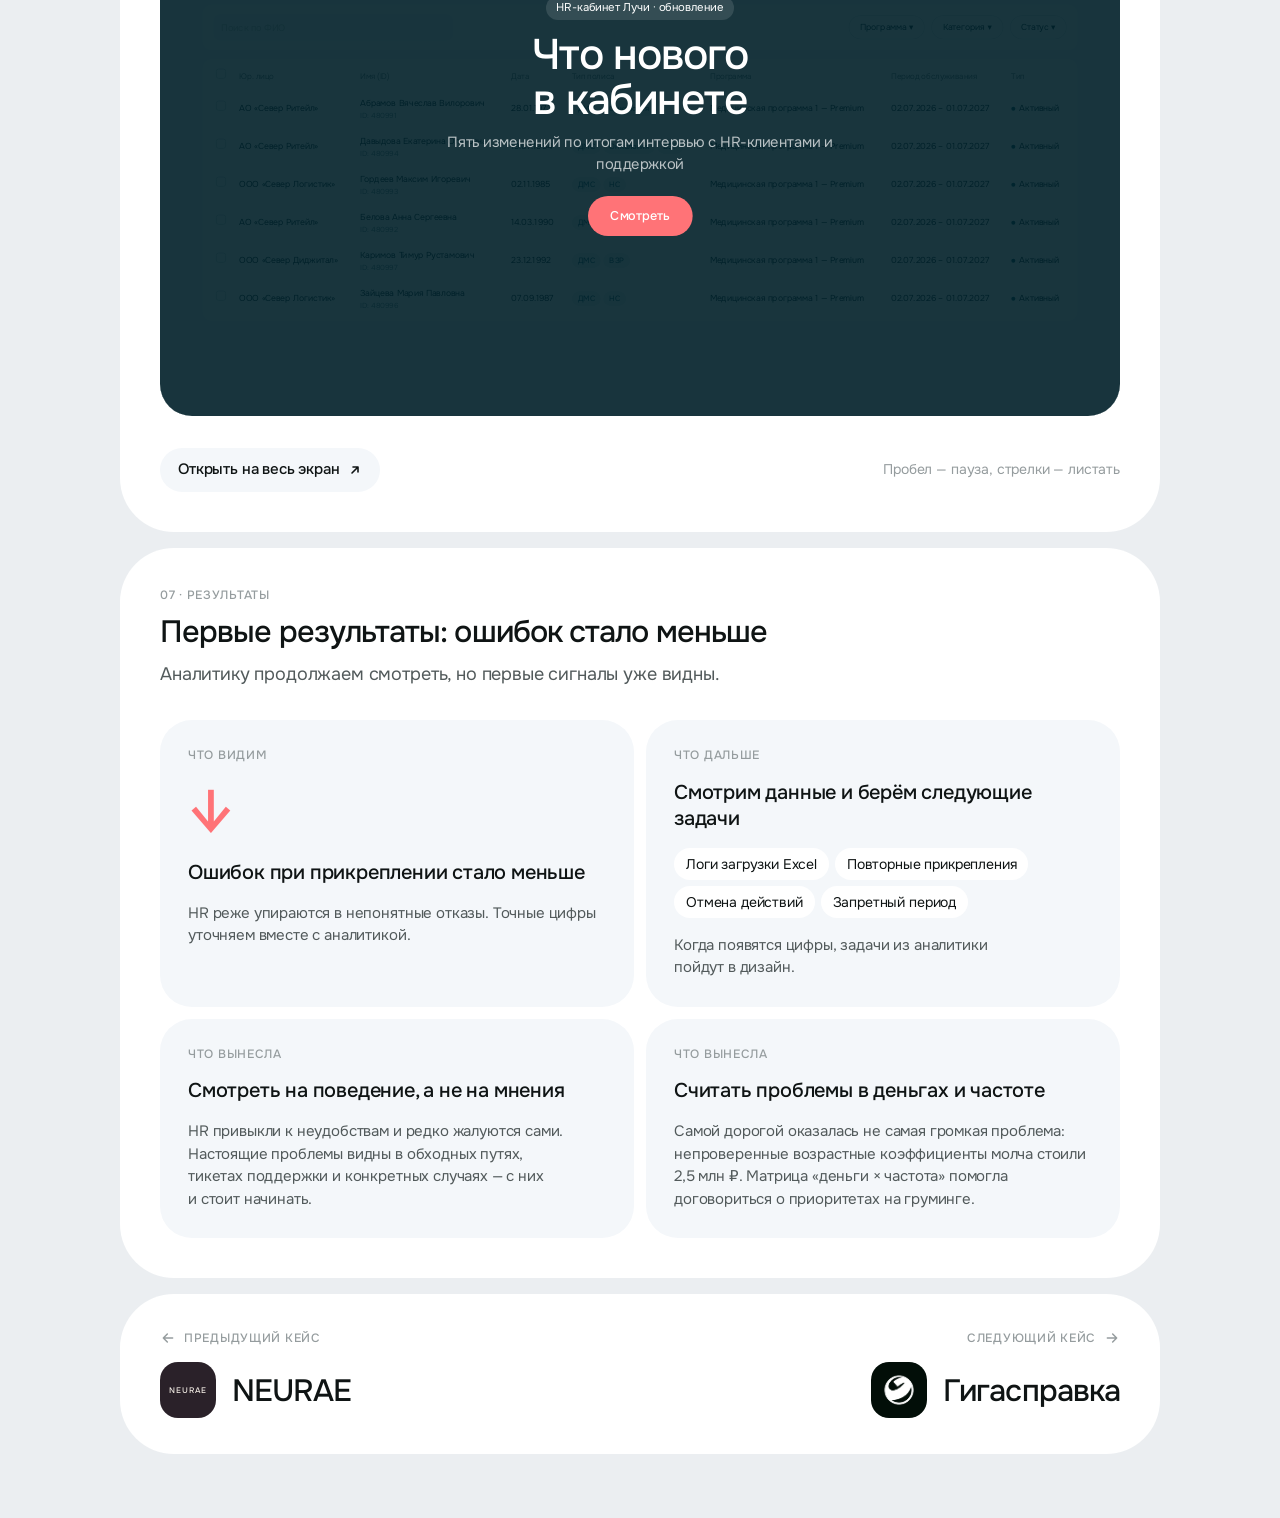
<file: luchi-case.html>
<!doctype html>
<html lang="ru">
<head>
  <meta charset="utf-8">
  <meta name="viewport" content="width=device-width, initial-scale=1, viewport-fit=cover">
  <title>HR‑кабинет Лучей — кейс Полины Ефремовой</title>
  <meta name="description" content="HR‑кабинет Лучей: исследование, почему компания теряла 2,5 млн ₽, и план редизайна.">
  <link rel="preload" href="assets/fonts/onest-cyrillic.woff2" as="font" type="font/woff2" crossorigin>
  <link rel="stylesheet" href="css/v2.css?v=77">
  <link rel="stylesheet" href="css/case.css?v=76">
  <link rel="stylesheet" href="css/luchi.css?v=32">
  <link rel="stylesheet" href="css/hr.css?v=21">
</head>
<body class="theme-lu">
<div class="wrap">
  <nav class="crumbs" aria-label="Навигация">
    <a href="index.html" onclick="if(document.referrer&&new URL(document.referrer).origin===location.origin){history.back();return false}"><svg width="16" height="16" viewBox="0 0 24 24" fill="none" stroke="currentColor" stroke-width="2" stroke-linecap="round" stroke-linejoin="round" aria-hidden="true"><path d="M15 18l-6-6 6-6"/></svg>Главная</a>
    <span class="sep">/</span><span>HR‑кабинет Лучей</span>
  </nav>

  <!-- Шапка -->
  <header class="head hero card">
    <div class="top"><div class="tags"><span>B2B</span><span>Research</span><span>Медтех</span></div></div>
    <img class="icon" src="assets/img/luchi/app-icon.png" alt="" width="104" height="104">
    <h1>HR‑кабинет Лучей</h1>
    <p class="lead">Сервис, где&nbsp;HR компаний-клиентов прикрепляют сотрудников к&nbsp;ДМС и&nbsp;работают с&nbsp;документами. Разобралась, почему он стоил компании денег, и&nbsp;собрала план редизайна.</p>
    <dl class="meta">
      <div><dt>Роль</dt><dd>Продуктовый дизайнер</dd></div>
      <div><dt>Цель</dt><dd>Снизить потери и&nbsp;нагрузку на&nbsp;поддержку</dd></div>
      <div><dt>Формат</dt><dd>In-house, <br>продуктовая команда</dd></div>
      <div><dt>Годы</dt><dd>2025–2026</dd></div>
    </dl>
    <figure class="shot lu-shot lu-hr-shot"><img src="assets/img/luchi/cover/hr-laptop-hero.webp?v=5" srcset="assets/img/luchi/cover/hr-laptop-hero.webp?v=5 2000w, assets/img/luchi/cover/hr-laptop-hero@2x.webp?v=5 3600w" sizes="(max-width:760px) 100vw, 960px" alt="HR‑кабинет Лучей на ноутбуке: список пациентов с фильтрами" decoding="async"></figure>
  </header>

  <!-- Кратко -->
  <section class="brief card" aria-labelledby="brief-title">
    <header class="sec-head"><h2 id="brief-title"><svg class="spark" width="28" height="28" viewBox="0 0 24 24" aria-hidden="true"><path fill="#FF7377" d="M10 3.5c.5 3.7 2.8 6 6.5 6.5-3.7.5-6 2.8-6.5 6.5-.5-3.7-2.8-6-6.5-6.5 3.7-.5 6-2.8 6.5-6.5z"/><path fill="#FFB3B5" d="M18.5 2c.2 1.4 1 2.2 2.5 2.5-1.4.2-2.3 1-2.5 2.5-.2-1.4-1-2.3-2.5-2.5 1.4-.2 2.3-1 2.5-2.5z"/></svg>Кратко</h2><span class="read-time"><svg width="16" height="16" viewBox="0 0 24 24" fill="none" stroke="currentColor" stroke-width="2" stroke-linecap="round" aria-hidden="true"><circle cx="12" cy="12" r="9"/><path d="M12 7v5l3 2"/></svg>30&nbsp;секунд на&nbsp;чтение</span></header>
    <div class="brief-grid hr-brief">
      <div class="brief-item"><h3>Проблемы</h3><ul>
        <li>Компания теряла 2,5&nbsp;млн&nbsp;₽: при&nbsp;прикреплении не&nbsp;сверялись возрастные коэффициенты</li>
        <li>HR не&nbsp;могли сами прикрепить сотрудника, загрузить список или исправить ошибку&nbsp;— и&nbsp;шли к&nbsp;аккаунту</li>
        <li>Жалоб много, но&nbsp;никто не&nbsp;разбирался, каких и&nbsp;почему</li></ul></div>
      <div class="brief-item"><h3>Моя роль</h3><ul>
        <li>Провела исследование: 12&nbsp;интервью с&nbsp;HR и&nbsp;поддержкой, доска поддержки, конкуренты</li>
        <li>Приоритизировала проблемы по&nbsp;деньгам и&nbsp;частоте вместе с&nbsp;продактом</li>
        <li>Проверила причины ошибок с&nbsp;разработкой и&nbsp;принесла задачи на&nbsp;груминг</li>
        <li>Спроектировала решения для&nbsp;первых трёх задач</li></ul></div>
      <div class="brief-item"><h3>Стратегия</h3><p>Сначала&nbsp;— то, что стоит денег и&nbsp;чаще всего ломает работу HR: прикрепление, ошибки загрузки, несколько полисов у&nbsp;сотрудника.</p><p>Отмену действий, запретный период и&nbsp;роли осознанно отдали в&nbsp;аналитику&nbsp;— вернёмся к&nbsp;ним с&nbsp;цифрами.</p></div>
    </div>
  </section>

  <!-- 01 Контекст -->
  <section class="hr-sec card" id="t1">
    <header><span class="eyebrow"><span class="num">01</span>&nbsp;· Контекст</span><h2>HR компаний‑клиентов каждый день работают в&nbsp;кабинете</h2>
      <p class="lead2">Через кабинет они прикрепляют сотрудников к&nbsp;ДМС, загружают списки и&nbsp;подписывают документы. Если что‑то не&nbsp;получается&nbsp;— пишут аккаунт‑менеджеру.</p></header>
    <div class="hr-ctx">
      <figure class="hr-photo"><img src="assets/img/luchi/hr-photo.webp" alt="HR‑специалист работает за ноутбуком" loading="lazy"><figcaption>HR компании‑клиента</figcaption></figure>
      <div class="hr-jobs">
        <div class="hr-job"><div class="sc"><div class="row"><span class="av"></span><i class="m"></i></div><i class="s"></i><span class="btn"></span></div><div><b>Прикрепить сотрудника</b><span>к&nbsp;программе ДМС</span></div></div>
        <div class="hr-job"><div class="sc"><div class="grid"><i></i><i></i><i></i><i></i><i></i><i></i><i></i><i></i><i></i><i></i><i></i><i></i></div><span class="ok"></span></div><div><b>Загрузить список</b><span>десятки сотрудников из&nbsp;Excel</span></div></div>
        <div class="hr-job"><div class="sc"><i class="m"></i><i></i><i class="s"></i><span class="ok"></span></div><div><b>Подписать документы</b><span>договоры и&nbsp;допсоглашения</span></div></div>
      </div>
    </div>
  </section>

  <!-- 02 Проблема -->
  <section class="hr-sec card">
    <header><span class="eyebrow"><span class="num">02</span>&nbsp;· Проблема</span><h2>Жалоб много, но&nbsp;никто не&nbsp;разбирался, каких и&nbsp;почему</h2></header>
    <div class="hr-prob">
      <div class="pain"><span class="k">Цена проблемы</span><b>2,5&nbsp;млн&nbsp;₽</b><p>потеряла компания на&nbsp;ошибках в&nbsp;возрастных коэффициентах&nbsp;— кабинет их&nbsp;не&nbsp;проверял.</p></div>
      <div class="hr-chat">
        <div class="bub">Не&nbsp;нашла, где прикрепить сотрудника, отправила Excel аккаунту в&nbsp;Telegram.<small><img src="assets/img/luchi/logos/aviasales.png" alt="">HR, Авиасейлс</small></div>
        <div class="bub r">Каждый день вручную перепривязываем сотрудников с&nbsp;«занятым» номером.<small><img src="assets/img/luchi/app-icon.png" alt="">Аккаунт‑менеджер Лучей</small></div>
        <div class="bub">Загрузила список, кабинет ничего не&nbsp;сказал. Потом выяснилось, что половина не&nbsp;прикрепилась.<small><img src="assets/img/luchi/logos/uzum.png" alt="">HR, Uzum</small></div>
      </div>
    </div>
  </section>

  <!-- 03 Исследование -->
  <section class="hr-sec card">
    <header><span class="eyebrow"><span class="num">03</span>&nbsp;· Исследование</span><h2>Поговорила со&nbsp;всеми, кто сталкивается с&nbsp;кабинетом</h2></header>
    <div class="hr-res">
      <div class="c2"><span class="k">Интервью</span><span class="bn">7</span><h4>HR из&nbsp;компаний‑клиентов</h4><div class="hr-ava stack"><img src="assets/img/luchi/logos/aviasales.png" alt="Авиасейлс" title="Авиасейлс"><img src="assets/img/luchi/logos/ostrovok.png" alt="Островок" title="Островок"><img src="assets/img/luchi/logos/uzum.png" alt="Uzum" title="Uzum"><span class="more">+4</span></div></div>
      <div class="c2"><span class="k">Интервью</span><span class="bn">5</span><h4>Аккаунт‑менеджеров и&nbsp;поддержки</h4><div class="hr-ava stack"><img src="assets/img/luchi/people/hr-1.webp" alt=""><img src="assets/img/luchi/people/hr-2.webp" alt=""><img src="assets/img/luchi/people/hr-3.webp" alt=""><img src="assets/img/luchi/people/hr-4.webp" alt=""><img src="assets/img/luchi/people/hr-5.webp" alt=""></div></div>
      <div class="c2"><span class="k">Разработка</span><span class="bn">16</span><h4>Проблем собрала<br>в&nbsp;бэклог</h4><p style="margin:0;font:400 15px/1.45 var(--font);color:var(--ink-2)">Частые ошибки и&nbsp;их&nbsp;причины проверила с&nbsp;разработчиками.</p></div>
      <div class="c3"><span class="k hr-tool"><img src="assets/img/luchi/logos/yandex-tracker.png" alt="">Доска поддержки · Яндекс Трекер</span><h4>Посчитала, с&nbsp;чем чаще всего приходят</h4><div class="board"><div><i class="r"><b></b><em></em></i><i class="r"><b></b><em></em></i><i class="r"><b></b><em></em></i><i class=""><b></b><em></em></i><i class="r"><b></b><em></em></i><i class=""><b></b><em></em></i></div><div><i class="r"><b></b><em></em></i><i class="y"><b></b><em></em></i><i class=""><b></b><em></em></i><i class="y"><b></b><em></em></i><i class=""><b></b><em></em></i></div><div><i class="y"><b></b><em></em></i><i class=""><b></b><em></em></i><i class="y"><b></b><em></em></i><i class=""><b></b><em></em></i></div><div><i class=""><b></b><em></em></i><i class=""><b></b><em></em></i><i class="y"><b></b><em></em></i><i class=""><b></b><em></em></i><i class=""><b></b><em></em></i></div></div></div>
      <div class="c3"><span class="k">Конкуренты</span><h4>Что есть у&nbsp;других страховых</h4>
        <table class="cmpt"><tr><th></th><th>Массовая загрузка</th><th>Проверка данных</th><th>Отмена</th></tr>
        <tr><td><img src="assets/img/luchi/logos/vsk.png" alt="">ВСК</td><td class="y"><i class="ck" aria-label="есть"></i></td><td class="n"><i class="no" aria-label="нет"></i></td><td class="n"><i class="no" aria-label="нет"></i></td></tr>
        <tr><td><img src="assets/img/luchi/logos/sogaz.png" alt="">СОГАЗ</td><td class="y"><i class="ck" aria-label="есть"></i></td><td class="y"><i class="ck" aria-label="есть"></i></td><td class="n"><i class="no" aria-label="нет"></i></td></tr>
        <tr><td><img src="assets/img/luchi/logos/zetta.png" alt="">Zetta</td><td class="y"><i class="ck" aria-label="есть"></i></td><td class="n"><i class="no" aria-label="нет"></i></td><td class="y"><i class="ck" aria-label="есть"></i></td></tr>
        <tr><td><img src="assets/img/luchi/logos/alfastrahovanie.png" alt="">Альфа</td><td class="y"><i class="ck" aria-label="есть"></i></td><td class="y"><i class="ck" aria-label="есть"></i></td><td class="n"><i class="no" aria-label="нет"></i></td></tr>
        <tr class="us"><td><img src="assets/img/luchi/app-icon.png" alt="">Лучи</td><td class="y"><i class="ck" aria-label="есть"></i></td><td class="n"><i class="no" aria-label="нет"></i></td><td class="n"><i class="no" aria-label="нет"></i></td></tr></table></div>
      <div class="c6"><span class="k">Как шла работа</span><div class="hr-steps"><span>Разработка</span><i>→</i><span>Доска поддержки</span><i>→</i><span>12&nbsp;интервью</span><i>→</i><span>Конкуренты</span><i>→</i><span>Приоритеты</span><i>→</i><span class="on">Груминг</span></div></div>
    </div>
  </section>

  <!-- 04 Находки -->
  <section class="hr-sec card">
    <header><span class="eyebrow"><span class="num">04</span>&nbsp;· Находки</span><h2>Шесть главных проблем: деньги, риски и&nbsp;ручная работа</h2></header>
    <div class="hr-finds"><div class="hr-find hot"><div class="sc"><div class="row"><span class="av"></span><i class="m"></i></div><div class="tag"><i></i><i class="c"></i></div><i class="s"></i><span class="toast" style="background:#fff;box-shadow:inset 0 0 0 1.5px var(--lu)"></span></div><span class="k">Выручка</span><h4>Возраст не&nbsp;сверяется с&nbsp;тарифом</h4><p>Компания недополучает страховую премию.</p></div><div class="hr-find hot"><div class="sc"><div class="cal"><i></i><i></i><i></i><i></i><i></i><i></i><i></i><i></i><i></i><i></i><i class="lk"></i><i class="lk"></i><i class="lk"></i><i class="lk"></i><i class="lk"></i><i class="lk"></i><i class="lk"></i><i></i><i></i><i></i><i></i></div><span class="lock"></span></div><span class="k">Юридический риск</span><h4>Изменения в&nbsp;запретный период</h4><p>Каждый случай разбирают юристы.</p></div><div class="hr-find"><div class="sc"><i class="m"></i><i></i><i class="s"></i><span class="ghost"></span></div><span class="k">Ручная работа</span><h4>Кнопка «Прикрепить» прячется</h4><p>Крупные клиенты шлют Excel аккаунту.</p></div><div class="hr-find"><div class="sc"><div class="row"><span class="av"></span><i class="m"></i></div><i class="s"></i><span class="toast"></span></div><span class="k">Ручная работа</span><h4>«Номер занят»</h4><p>Самый частый повод написать в&nbsp;поддержку.</p></div><div class="hr-find"><div class="sc"><div class="grid"><i></i><i></i><i></i><i></i><i></i><i></i><i class="bad"></i><i></i><i></i><i></i><i></i><i></i><i></i><i class="bad"></i><i></i><i></i></div></div><span class="k">Ручная работа</span><h4>Excel молчит об&nbsp;ошибках</h4><p>Клиенты бросают загрузку после первой неудачи.</p></div><div class="hr-find"><div class="sc"><i class="m"></i><i class="s"></i><span class="undo"></span></div><span class="k">Ручная работа</span><h4>Нет отмены действия</h4><p>Исправляет только поддержка.</p></div></div>
  </section>

  <!-- 05 Приоритеты -->
  <section class="hr-sec card">
    <header><span class="eyebrow"><span class="num">05</span>&nbsp;· Приоритеты</span><h2>Разложила проблемы по&nbsp;деньгам, рискам и&nbsp;частоте и&nbsp;принесла на&nbsp;груминг</h2>
      <p class="lead2">16&nbsp;проблем из&nbsp;бэклога свела в&nbsp;11&nbsp;задач. Самые дорогие и&nbsp;частые ушли в&nbsp;дизайн сразу.</p></header>
    <div class="hr-mx">
      <div class="mx">
        <div class="mx-x"><span>редко</span><b>Частота</b><span>часто</span></div>
        <div class="mx-body">
          <div class="mx-y"><span>мало</span><b>Деньги и&nbsp;риск</b><span>много</span></div>
          <div class="mx-grid" aria-hidden="true"><div class="q "><i class="an" style="left:22%;top:30%"></i><i class="an" style="left:58%;top:55%"></i><i class="an" style="left:34%;top:74%"></i></div><div class="q hot"><i class="go" style="left:70%;top:28%"></i><i class="go" style="left:40%;top:46%"></i><i class="go" style="left:62%;top:70%"></i><i class="an" style="left:28%;top:72%"></i></div><div class="q "><i class="ps" style="left:30%;top:34%"></i><i class="ps" style="left:62%;top:52%"></i><i class="ps" style="left:38%;top:76%"></i></div><div class="q "><i class="an" style="left:52%;top:48%"></i></div></div>
        </div>
      </div>
      <div class="hr-dec">
        <div class="d go"><div class="dh"><span class="dt">Рисуем сейчас</span><span class="dn">3&nbsp;задачи</span></div><ul><li>Видимая кнопка «Прикрепить»</li><li>Несколько продуктов в&nbsp;одной форме</li><li>Понятные ошибки Excel</li></ul></div>
        <div class="d an"><div class="dh"><span class="dt">В&nbsp;аналитику</span><span class="dn">5&nbsp;задач</span></div><ul><li>Запретный период</li><li>Повторное прикрепление</li><li>Логи Excel</li><li>Отмена действий</li><li>Перевод между юрлицами</li></ul></div>
        <div class="d ps"><div class="dh"><span class="dt">Откладываем</span><span class="dn">3&nbsp;задачи</span></div><ul><li>Финансы по&nbsp;юрлицам</li><li>Обратная связь</li><li>Роли и&nbsp;доступы</li></ul></div>
      </div>
    </div>
  </section>

  <!-- 06 Решение: экран «Что нового» -->
  <section class="hr-sec card" id="t-new">
    <header><span class="eyebrow"><span class="num">06</span>&nbsp;· Решение</span><h2>Что изменится для HR: пять обновлений кабинета</h2>
      <p class="lead2">Показала изменения так, как их увидит сам HR, — экраном «Что нового». Данные обезличены.</p></header>
    <div class="hr-tour"><iframe src="hr-whats-new.html" title="Что нового в HR‑кабинете — интерактивный тур" loading="lazy"></iframe></div>
    <div class="hr-tour-foot">
      <a class="lu-live" href="hr-whats-new.html" target="_blank" rel="noopener">Открыть на&nbsp;весь экран<svg width="14" height="14" viewBox="0 0 14 14" fill="none" aria-hidden="true"><path d="M4 10L10 4M5 4h5v5" stroke="currentColor" stroke-width="1.6" stroke-linecap="round" stroke-linejoin="round"/></svg></a>
      <span class="hint">Пробел — пауза, стрелки — листать</span>
    </div>
    <ol class="hr-tour-list">
      <li><b>«Прикрепить» всегда под&nbsp;рукой</b><span>Раньше кнопка исчезала, если выбрано несколько юрлиц.</span></li>
      <li><b>Один сотрудник — одна строка</b><span>Типы полиса плашками вместо строки на&nbsp;каждый полис.</span></li>
      <li><b>Все полисы — в&nbsp;карточке</b><span>Раньше была видна только одна программа.</span></li>
      <li><b>Новый полис без переприкрепления</b><span>Раньше программу можно было только заменить.</span></li>
      <li><b>Ошибки в&nbsp;файле — построчно</b><span>45&nbsp;из&nbsp;50 загружаются сразу, по&nbsp;остальным видно, что исправить.</span></li>
    </ol>
  </section>

  <!-- 07 Результаты и рефлексия -->
  <section class="hr-sec card">
    <header><span class="eyebrow"><span class="num">07</span>&nbsp;· Результаты</span><h2>Первые результаты: ошибок стало меньше</h2>
      <p class="lead2">Аналитику продолжаем смотреть, но&nbsp;первые сигналы уже видны.</p></header>
    <div class="hr-res">
      <div class="c3"><span class="k">Что видим</span><span class="bn">↓</span><h4>Ошибок при&nbsp;прикреплении стало меньше</h4><p class="hr-p">HR реже упираются в&nbsp;непонятные отказы. Точные цифры уточняем вместе с&nbsp;аналитикой.</p></div>
      <div class="c3"><span class="k">Что дальше</span><h4>Смотрим данные и&nbsp;берём следующие задачи</h4><ul class="hr-ul"><li>Логи загрузки Excel</li><li>Повторные прикрепления</li><li>Отмена действий</li><li>Запретный период</li></ul><p class="hr-p">Когда появятся цифры, задачи из&nbsp;аналитики пойдут в&nbsp;дизайн.</p></div>
      <div class="c3"><span class="k">Что вынесла</span><h4>Смотреть на&nbsp;поведение, а&nbsp;не&nbsp;на&nbsp;мнения</h4><p class="hr-p">HR привыкли к&nbsp;неудобствам и&nbsp;редко жалуются сами. Настоящие проблемы видны в&nbsp;обходных путях, тикетах поддержки и&nbsp;конкретных случаях&nbsp;— с&nbsp;них и&nbsp;стоит начинать.</p></div>
      <div class="c3"><span class="k">Что вынесла</span><h4>Считать проблемы в&nbsp;деньгах и&nbsp;частоте</h4><p class="hr-p">Самой дорогой оказалась не&nbsp;самая громкая проблема: непроверенные возрастные коэффициенты молча стоили 2,5&nbsp;млн&nbsp;₽. Матрица «деньги × частота» помогла договориться о&nbsp;приоритетах на&nbsp;груминге.</p></div>
    </div>
  </section>

  <!-- Соседние кейсы: назад и вперёд по кругу -->
  <nav class="case-nav card" aria-label="Другие кейсы">
    <a class="cn prev" href="neurae-case.html"><span class="lbl"><svg width="16" height="16" viewBox="0 0 24 24" fill="none" stroke="currentColor" stroke-width="2.2" stroke-linecap="round" stroke-linejoin="round" aria-hidden="true"><path d="M19 12H5M11 6l-6 6 6 6"/></svg>Предыдущий кейс</span><span class="row"><span class="ic" aria-hidden="true"><span class="cn-ne">NEURAE</span></span><b>NEURAE</b></span></a>
    <a class="cn nxt" href="giga-case.html"><span class="lbl">Следующий кейс<svg width="16" height="16" viewBox="0 0 24 24" fill="none" stroke="currentColor" stroke-width="2.2" stroke-linecap="round" stroke-linejoin="round" aria-hidden="true"><path d="M5 12h14M13 6l6 6-6 6"/></svg></span><span class="row"><span class="ic" aria-hidden="true"><img src="assets/img/giga/app-icon.png" alt=""></span><b>Гигасправка</b></span></a>
  </nav>

</div>
<div class="m-prog" id="mProg"><i></i></div>
<nav class="m-bar" id="mBar" aria-label="Навигация по странице">
  <div class="m-tabs">
    <a href="index.html" data-t="home"><svg width="20" height="20" viewBox="0 0 24 24" fill="none" stroke="currentColor" stroke-width="2" stroke-linecap="round" stroke-linejoin="round"><path d="M3 11l9-7 9 7v9a1 1 0 0 1-1 1h-5v-6H9v6H4a1 1 0 0 1-1-1z"/></svg>Главная</a>
    <a href="#t1" data-t="tasks"><svg width="20" height="20" viewBox="0 0 24 24" fill="none" stroke="currentColor" stroke-width="2" stroke-linecap="round" stroke-linejoin="round"><path d="M8 6h13M8 12h13M8 18h13M3 6h.01M3 12h.01M3 18h.01"/></svg>Кейс</a>
    <button type="button" data-t="top" id="mUp"><svg width="20" height="20" viewBox="0 0 24 24" fill="none" stroke="currentColor" stroke-width="2.2" stroke-linecap="round" stroke-linejoin="round"><path d="M12 19V5M6 11l6-6 6 6"/></svg>Наверх</button>
  </div>
  <a class="m-hire" href="https://t.me/polly_uiux" target="_blank" rel="noopener">Нанять</a>
</nav>
<button class="to-top" type="button" aria-label="Наверх"><svg width="22" height="22" viewBox="0 0 24 24" fill="none" stroke="currentColor" stroke-width="2.2" stroke-linecap="round" stroke-linejoin="round" aria-hidden="true"><path d="M12 19V5M6 11l6-6 6 6"/></svg></button>
<script>
/* было / стало: тянем разделитель мышью, пальцем или стрелками */
document.querySelectorAll('[data-ba]').forEach(function(f){
  var inp=f.querySelector('input'),drag=false;
  function set(p){p=Math.max(0,Math.min(100,p));f.style.setProperty('--p',p+'%');inp.value=Math.round(p)}
  function at(x){var r=f.getBoundingClientRect();set((x-r.left)/r.width*100)}
  f.addEventListener('pointerdown',function(e){drag=true;f.classList.add('drag');at(e.clientX);inp.focus({preventScroll:true});
    if(e.pointerType==='mouse')f.setPointerCapture(e.pointerId)});
  f.addEventListener('pointermove',function(e){if(drag)at(e.clientX)});
  ['pointerup','pointercancel','pointerleave'].forEach(function(ev){f.addEventListener(ev,function(){drag=false;f.classList.remove('drag')})});
  inp.addEventListener('input',function(){set(+inp.value)});
  /* подсказка при первом показе: разделитель плавно качнётся */
  if(!matchMedia('(prefers-reduced-motion: reduce)').matches&&'IntersectionObserver' in window){
    var io=new IntersectionObserver(function(es){if(!es[0].isIntersecting)return;io.disconnect();
      var t0=null;function step(t){if(!t0)t0=t;var k=(t-t0)/1400;if(k>=1||drag){if(!drag)set(50);return}
        set(50+Math.sin(k*Math.PI*2)*14);requestAnimationFrame(step)}requestAnimationFrame(step)},{threshold:.6});
    io.observe(f);
  }
});
/* кнопка «наверх»: появляется после первого экрана */
(function(){
  var b=document.querySelector('.to-top');if(!b)return;
  function upd(){b.classList.toggle('on',scrollY>innerHeight*.8)}
  addEventListener('scroll',upd,{passive:true});upd();
  b.addEventListener('click',function(){var r=matchMedia('(prefers-reduced-motion: reduce)').matches;scrollTo({top:0,behavior:r?'auto':'smooth'})});
})();
/* мобильная версия: прогресс чтения и нижний бар */
(function(){
  var mq=matchMedia('(max-width:760px)'),bar=document.getElementById('mBar'),pr=document.querySelector('#mProg i'),hero=document.querySelector('.hero');
  function upd(){var h=document.documentElement.scrollHeight-innerHeight;pr.style.transform='scaleX('+(h>0?scrollY/h:0)+')';
    bar.classList.toggle('on',mq.matches&&hero.getBoundingClientRect().bottom<0)}
  addEventListener('scroll',upd,{passive:true});addEventListener('resize',upd);upd();
  document.getElementById('mUp').addEventListener('click',function(){scrollTo({top:0,behavior:'smooth'})});
  bar.querySelector('[data-t=tasks]').addEventListener('click',function(e){e.preventDefault();var el=document.getElementById('t1');scrollTo({top:el.getBoundingClientRect().top+scrollY-64,behavior:'smooth'})});
})();
</script>
</body>
</html>
</file>
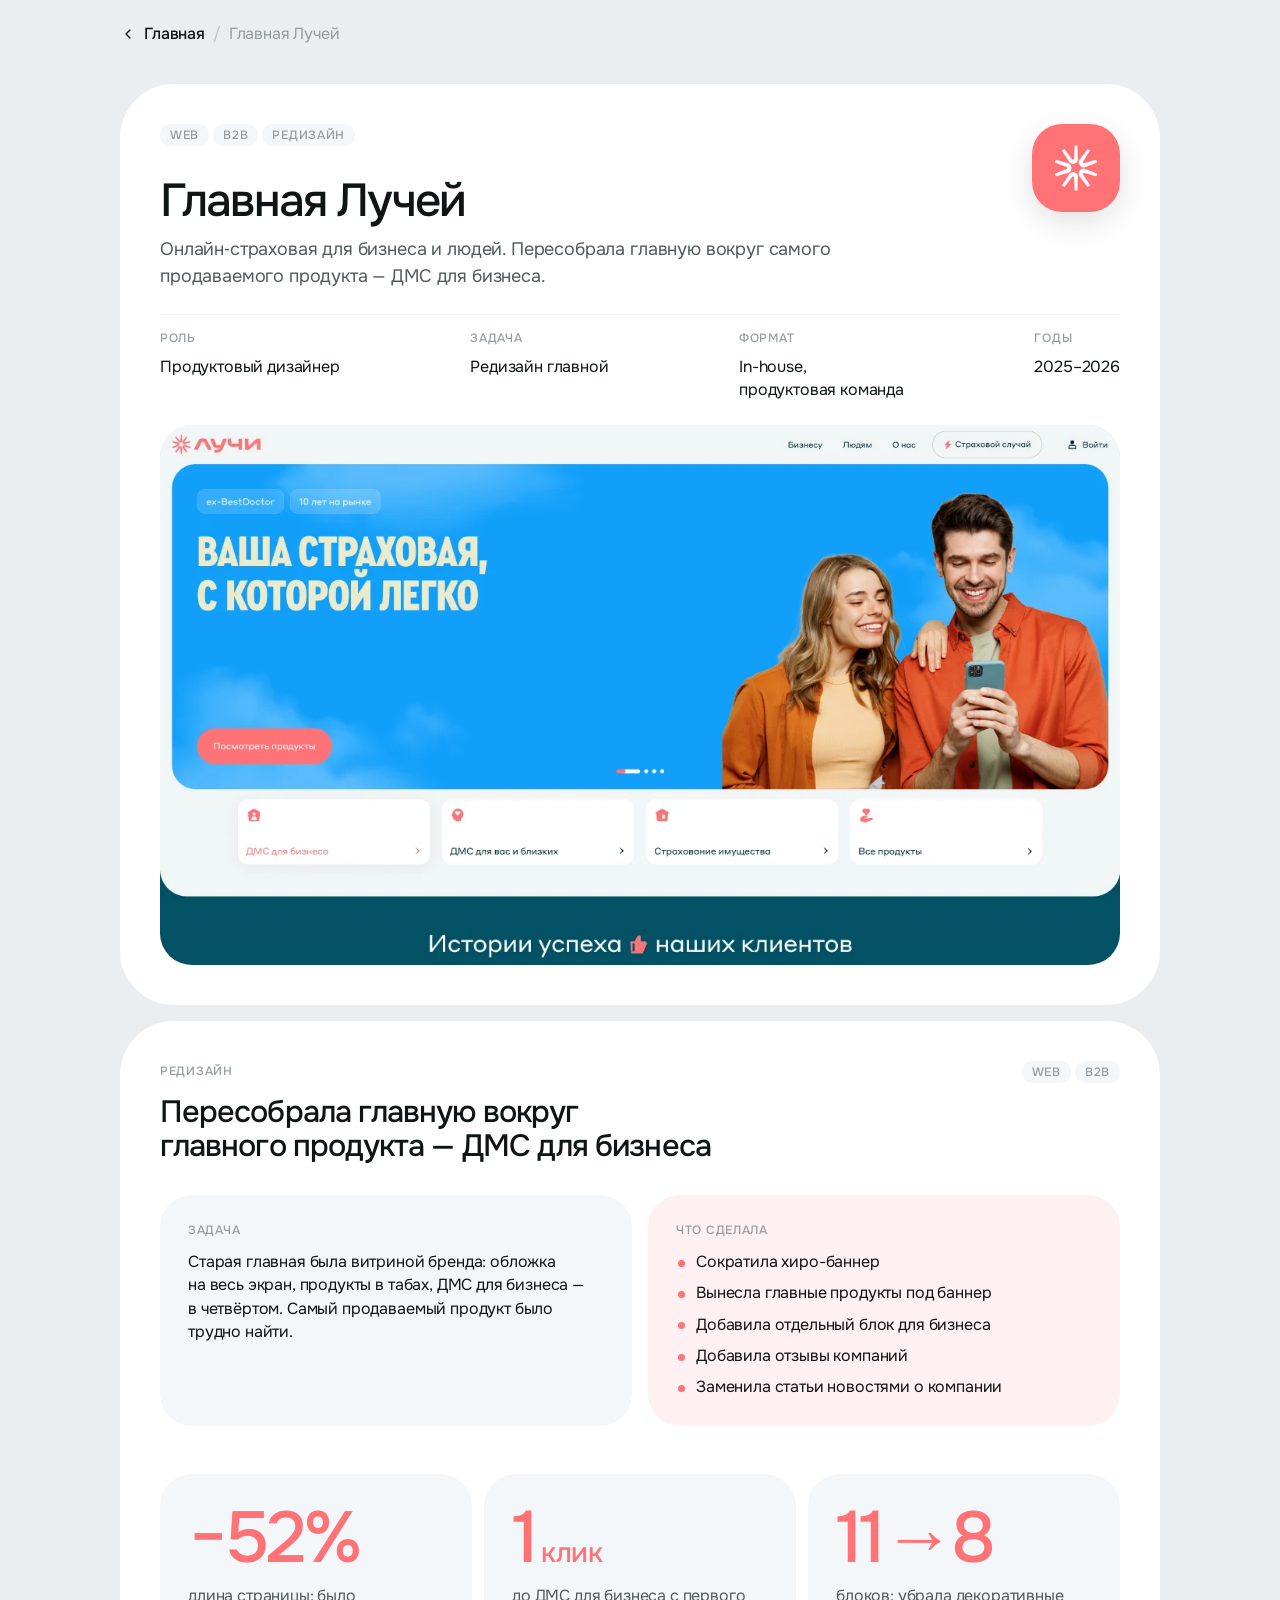
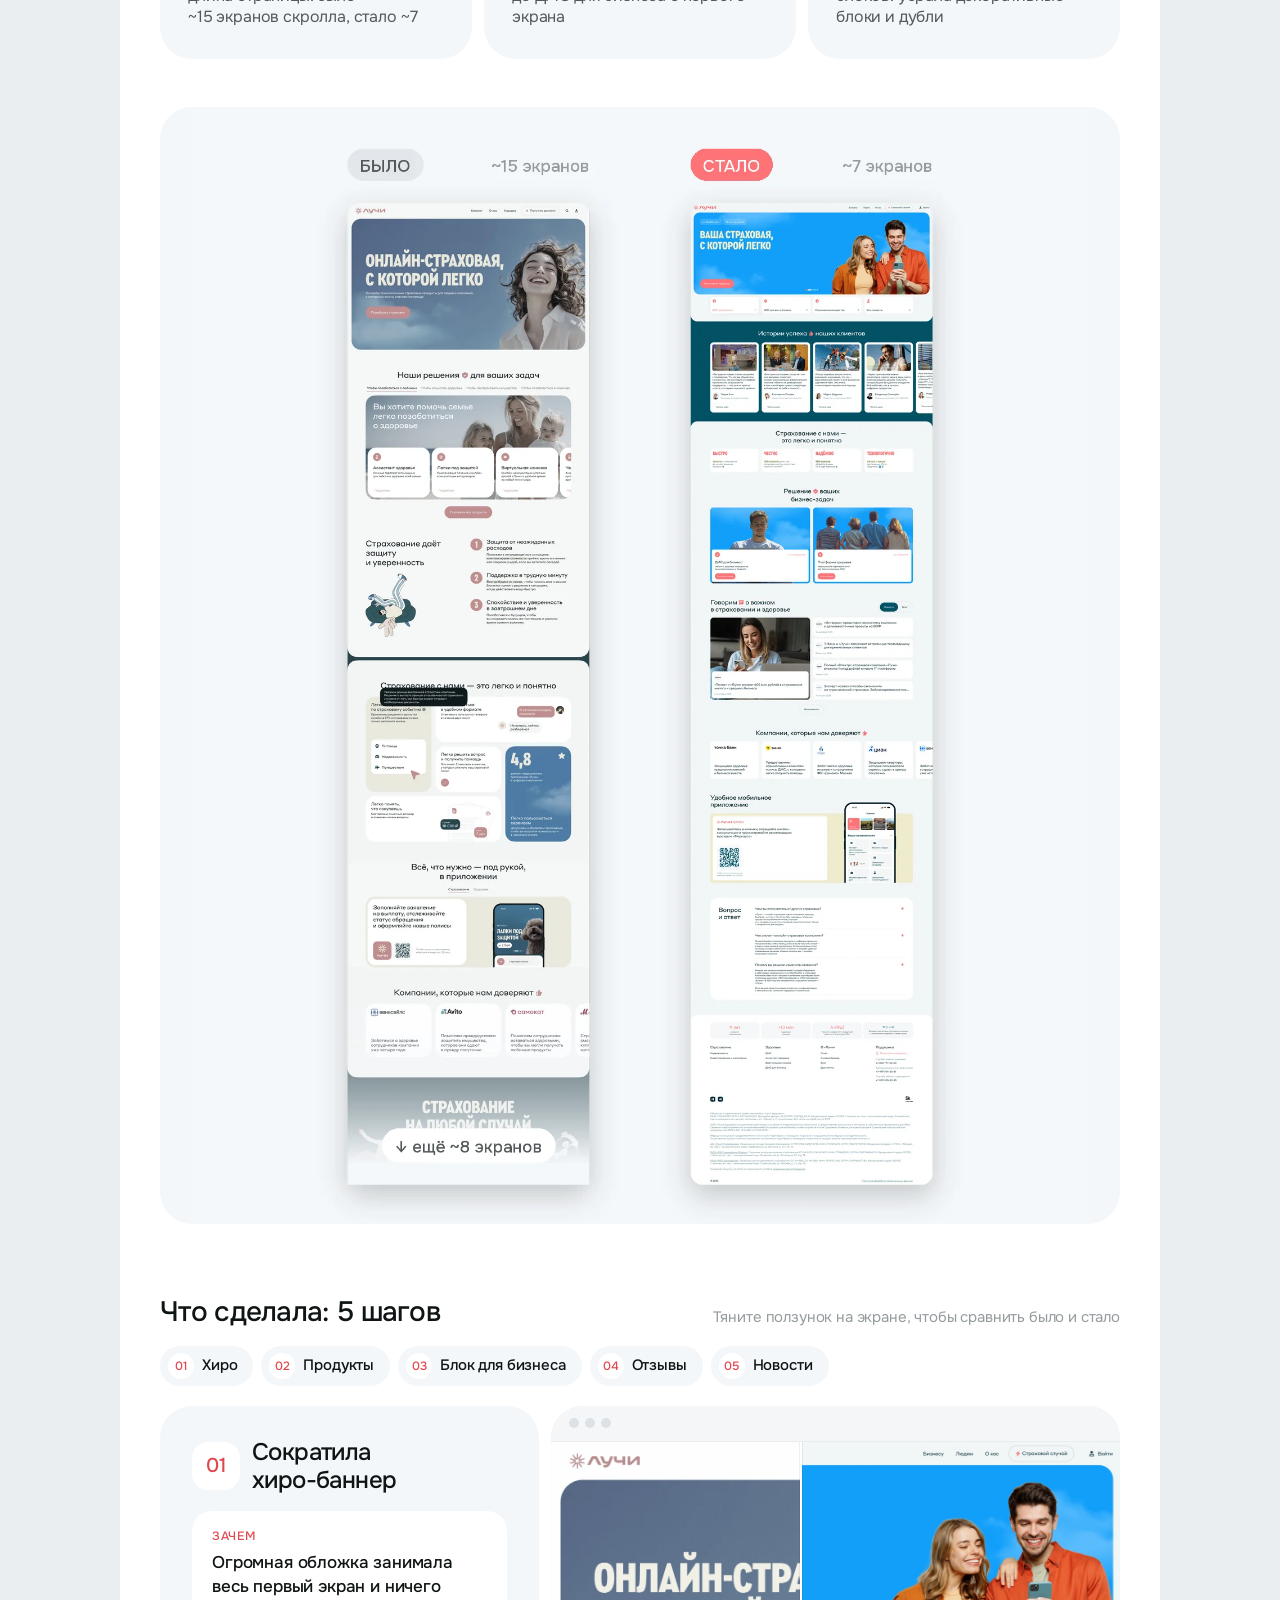
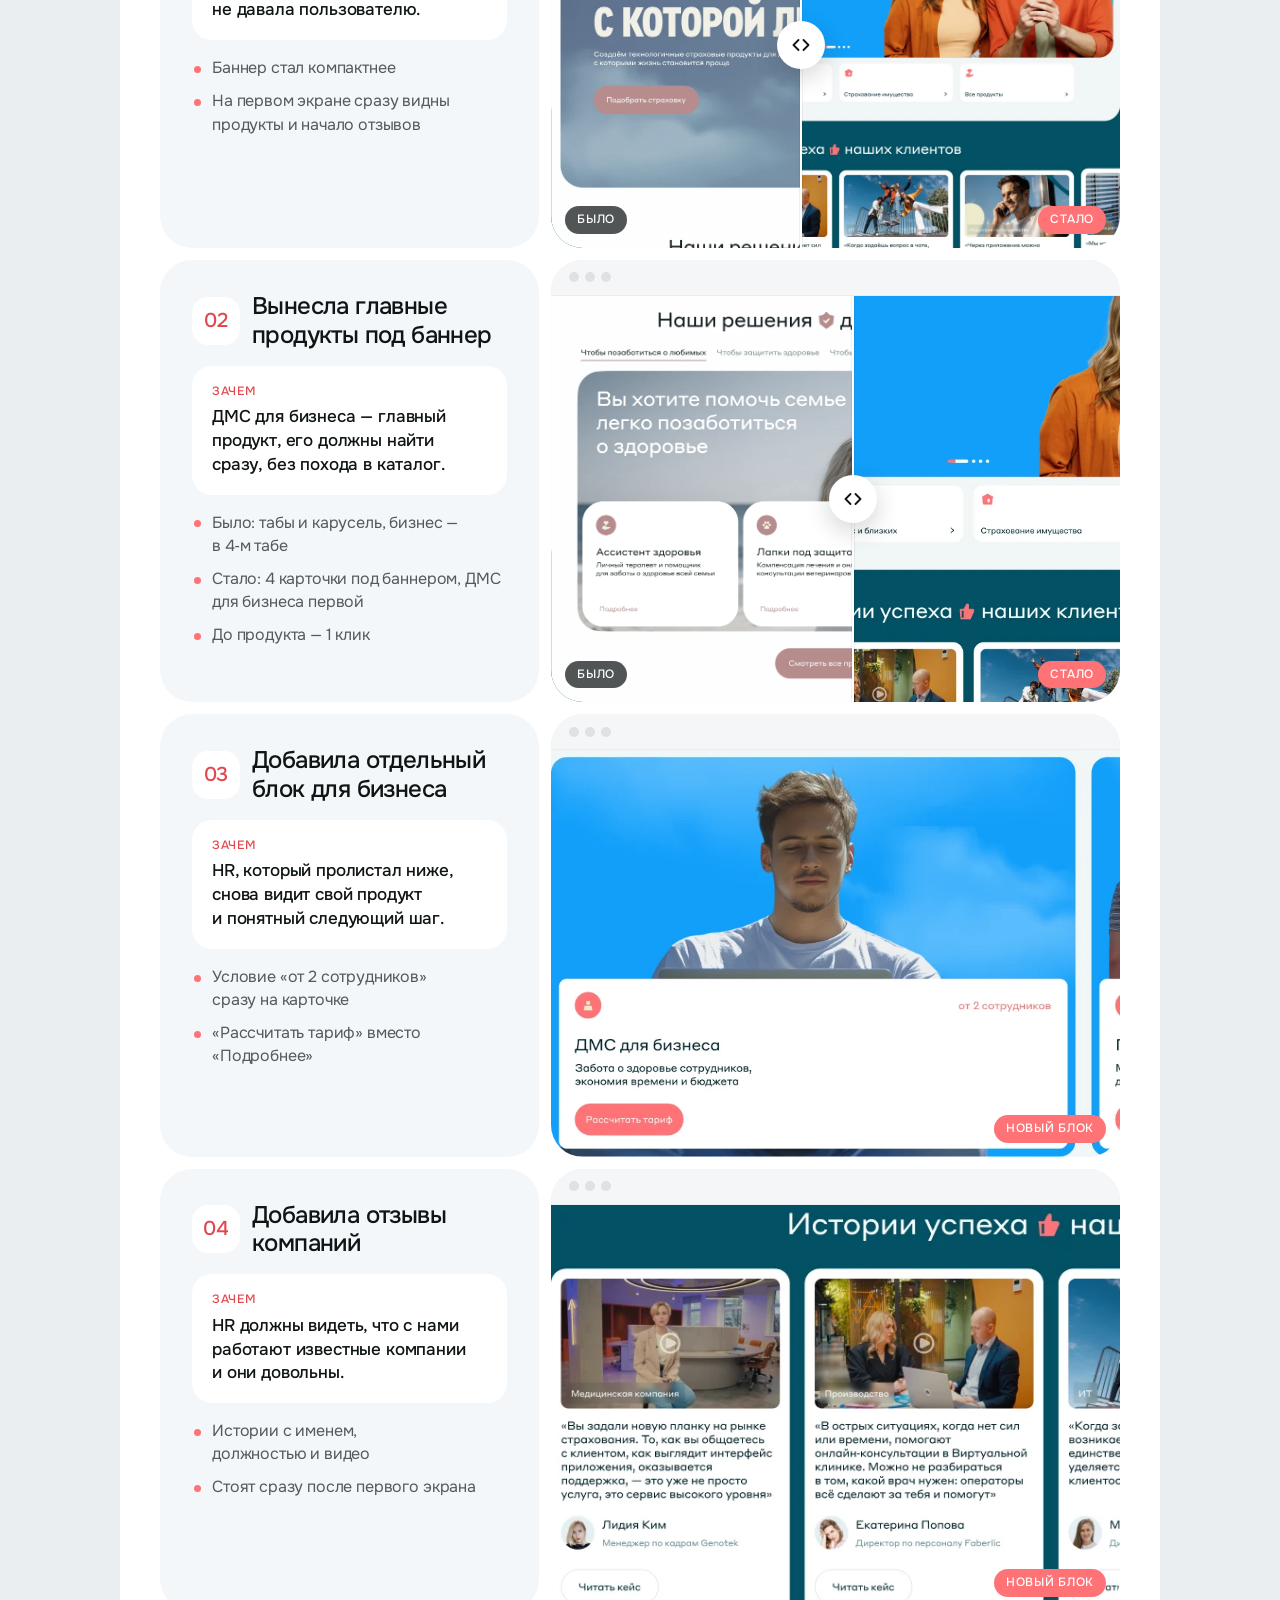
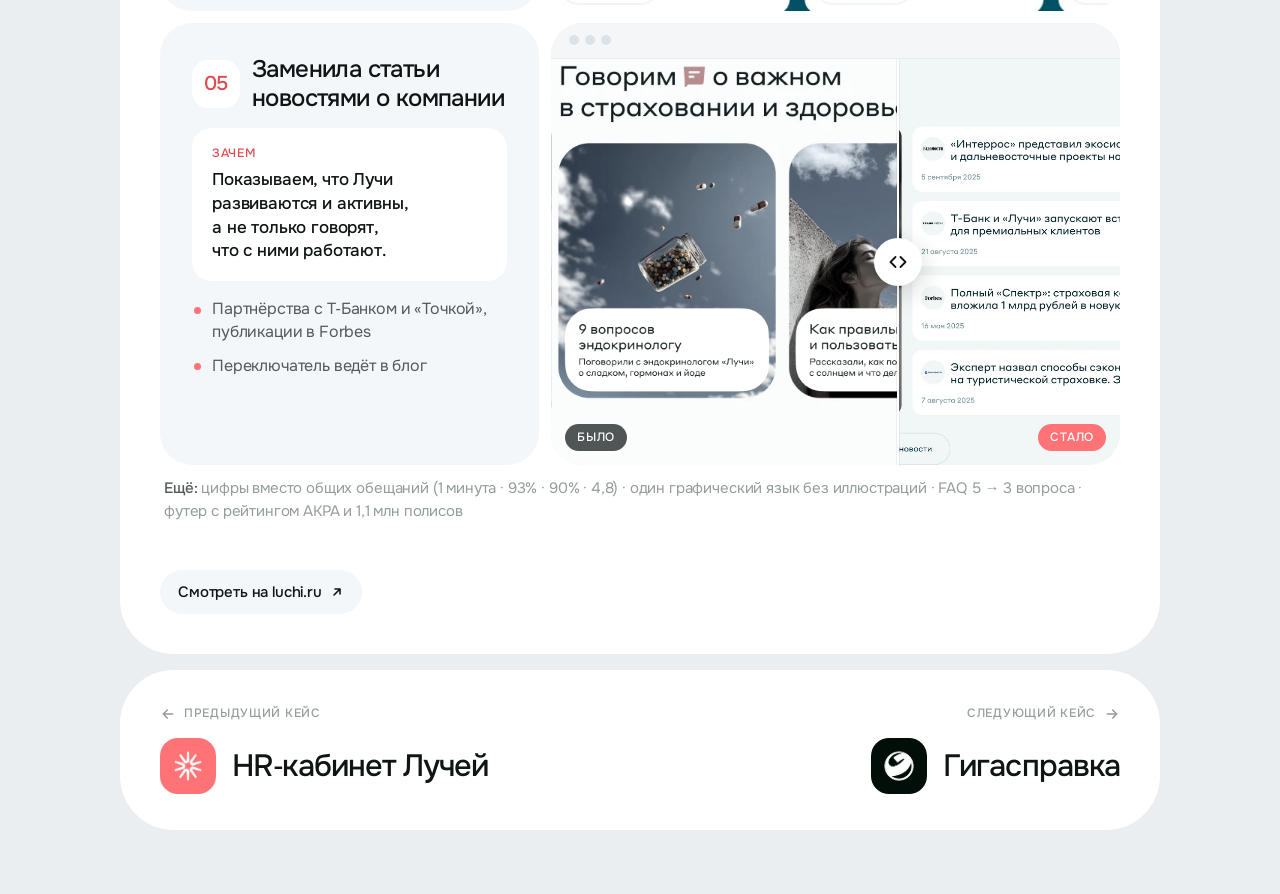
<file: luchi-main.html>
<!doctype html>
<html lang="ru">
<head>
  <meta charset="utf-8">
  <meta name="viewport" content="width=device-width, initial-scale=1, viewport-fit=cover">
  <title>Главная Лучей — кейс Полины Ефремовой</title>
  <meta name="description" content="Редизайн главной Лучей: страница вдвое короче и собрана вокруг главного продукта — ДМС для бизнеса.">
  <link rel="preload" href="assets/fonts/onest-cyrillic.woff2" as="font" type="font/woff2" crossorigin>
  <link rel="stylesheet" href="css/v2.css?v=77">
  <link rel="stylesheet" href="css/case.css?v=73">
  <link rel="stylesheet" href="css/luchi.css?v=32">
</head>
<body class="theme-lu">
<div class="wrap">

  <nav class="crumbs" aria-label="Навигация">
    <a href="index.html" onclick="if(document.referrer&&new URL(document.referrer).origin===location.origin){history.back();return false}"><svg width="16" height="16" viewBox="0 0 24 24" fill="none" stroke="currentColor" stroke-width="2" stroke-linecap="round" stroke-linejoin="round" aria-hidden="true"><path d="M15 18l-6-6 6-6"/></svg>Главная</a>
    <span class="sep">/</span><span>Главная Лучей</span>
  </nav>

  <!-- Шапка -->
  <header class="head hero card">
    <div class="top"><div class="tags"><span>Web</span><span>B2B</span><span>Редизайн</span></div></div>
    <img class="icon" src="assets/img/luchi/app-icon.png" alt="" width="104" height="104">
    <h1>Главная Лучей</h1>
    <p class="lead">Онлайн‑страховая для&nbsp;бизнеса и&nbsp;людей. Пересобрала главную вокруг самого продаваемого продукта&nbsp;— ДМС для&nbsp;бизнеса.</p>
    <dl class="meta">
      <div><dt>Роль</dt><dd>Продуктовый дизайнер</dd></div>
      <div><dt>Задача</dt><dd>Редизайн главной</dd></div>
      <div><dt>Формат</dt><dd>In-house, <br>продуктовая команда</dd></div>
      <div><dt>Годы</dt><dd>2025–2026</dd></div>
    </dl>
    <figure class="shot lu-shot lu-main-shot"><img src="assets/img/luchi/main/new-fs.webp" alt="Первый экран новой главной Лучей: компактный баннер и карточки продуктов" decoding="async"></figure>
  </header>


  <!-- Главная Лучей: задача → цифры → обе страницы целиком → 5 шагов (текст слева, экран справа) -->
  <article class="lu-task card" id="t1">
    <header>
      <div class="top"><span class="eyebrow">Редизайн</span><div class="tags"><span>Web</span><span>B2B</span></div></div>
      <h2>Пересобрала главную вокруг главного продукта&nbsp;— ДМС для&nbsp;бизнеса</h2>
    </header>
    <div class="lu-tr">
      <div><h3>Задача</h3><p>Старая главная была витриной бренда: обложка на&nbsp;весь экран, продукты в&nbsp;табах, ДМС для&nbsp;бизнеса&nbsp;— в&nbsp;четвёртом. Самый продаваемый продукт было трудно найти.</p></div>
      <div class="sol"><h3>Что сделала</h3><ul>
        <li>Сократила хиро-баннер</li>
        <li>Вынесла главные продукты под&nbsp;баннер</li>
        <li>Добавила отдельный блок для&nbsp;бизнеса</li>
        <li>Добавила отзывы компаний</li>
        <li>Заменила статьи новостями о&nbsp;компании</li>
      </ul></div>
    </div>
    <div class="lu-kpis">
      <div class="lu-kpi"><b>−52%</b><span>длина страницы: было ~15&nbsp;экранов скролла, стало&nbsp;~7</span></div>
      <div class="lu-kpi"><b>1<small>клик</small></b><span>до&nbsp;ДМС для&nbsp;бизнеса с&nbsp;первого экрана</span></div>
      <div class="lu-kpi"><b>11→8</b><span>блоков: убрала декоративные блоки и&nbsp;дубли</span></div>
    </div>
    <figure class="lu-whole-pic"><img src="assets/img/luchi/main/pages-compare.webp" alt="Старая и новая главная целиком в одном масштабе: новая почти вдвое короче" loading="lazy" decoding="async"></figure>

    <!-- шаги редизайна главной -->
    <div class="lu-block lu-steps">
      <div class="lu-steps-h">
        <h3 class="lu-sub">Что сделала: 5&nbsp;шагов</h3>
        <p>Тяните ползунок на&nbsp;экране, чтобы сравнить было и&nbsp;стало</p>
        <nav class="lu-snav" aria-label="Шаги редизайна"><a href="#m1"><b>01</b>Хиро</a><a href="#m2"><b>02</b>Продукты</a><a href="#m3"><b>03</b>Блок для&nbsp;бизнеса</a><a href="#m4"><b>04</b>Отзывы</a><a href="#m5"><b>05</b>Новости</a></nav>
      </div>

      <div class="lu-ch" id="m1">
        <div class="lu-ch-copy">
          <h4 class="mode-title"><span class="mode-n">01</span>Сократила хиро-баннер</h4>
          <p class="lu-why"><span>Зачем</span>Огромная обложка занимала весь первый экран и&nbsp;ничего не&nbsp;давала пользователю.</p>
          <ul><li>Баннер стал компактнее</li><li>На&nbsp;первом экране сразу видны продукты и&nbsp;начало отзывов</li></ul>
        </div>
        <div class="lu-ch-stage"><div class="lu-bar" aria-hidden="true"><i></i><i></i><i></i></div>
        <figure class="lu-ba lu-ba-was" data-ba>
          <div class="layer after"><img src="assets/img/luchi/main/new-fs.webp" alt="Первый экран новой главной: компактный баннер, продукты и начало отзывов" loading="lazy" decoding="async"></div>
          <div class="layer before"><img src="assets/img/luchi/main/old-fs.webp" alt="Первый экран старой главной: обложка на весь экран" loading="lazy" decoding="async"></div>
          <span class="line"><span class="knob"><svg width="20" height="20" viewBox="0 0 24 24" fill="none" stroke="currentColor" stroke-width="2.2" stroke-linecap="round" stroke-linejoin="round" aria-hidden="true"><path d="M9 6l-6 6 6 6M15 6l6 6-6 6"/></svg></span></span>
          <span class="lab l">Было</span><span class="lab r">Стало</span>
          <input type="range" min="0" max="100" value="50" aria-label="Сравнить: было и стало">
        </figure>
        </div>
      </div>

      <div class="lu-ch" id="m2">
        <div class="lu-ch-copy">
          <h4 class="mode-title"><span class="mode-n">02</span>Вынесла главные продукты под&nbsp;баннер</h4>
          <p class="lu-why"><span>Зачем</span>ДМС для&nbsp;бизнеса&nbsp;— главный продукт, его должны найти сразу, без&nbsp;похода в&nbsp;каталог.</p>
          <ul><li>Было: табы и&nbsp;карусель, бизнес&nbsp;— в&nbsp;4‑м табе</li><li>Стало: 4&nbsp;карточки под&nbsp;баннером, ДМС для&nbsp;бизнеса первой</li><li>До&nbsp;продукта&nbsp;— 1&nbsp;клик</li></ul>
        </div>
        <div class="lu-ch-stage"><div class="lu-bar" aria-hidden="true"><i></i><i></i><i></i></div>
        <figure class="lu-ba lu-ba-was" data-ba>
          <div class="layer after"><img src="assets/img/luchi/main/new-cards.webp" alt="Карточки продуктов под баннером, ДМС для бизнеса первой" loading="lazy" decoding="async"></div>
          <div class="layer before"><img src="assets/img/luchi/main/old-path.webp" alt="Старый блок «Наши решения»: табы и карусель" loading="lazy" decoding="async"></div>
          <span class="line"><span class="knob"><svg width="20" height="20" viewBox="0 0 24 24" fill="none" stroke="currentColor" stroke-width="2.2" stroke-linecap="round" stroke-linejoin="round" aria-hidden="true"><path d="M9 6l-6 6 6 6M15 6l6 6-6 6"/></svg></span></span>
          <span class="lab l">Было</span><span class="lab r">Стало</span>
          <input type="range" min="0" max="100" value="50" aria-label="Сравнить: было и стало">
        </figure>
        </div>
      </div>

      <div class="lu-ch" id="m3">
        <div class="lu-ch-copy">
          <h4 class="mode-title"><span class="mode-n">03</span>Добавила отдельный блок для&nbsp;бизнеса</h4>
          <p class="lu-why"><span>Зачем</span>HR, который пролистал ниже, снова видит свой продукт и&nbsp;понятный следующий шаг.</p>
          <ul><li>Условие «от&nbsp;2&nbsp;сотрудников» сразу на&nbsp;карточке</li><li>«Рассчитать тариф» вместо «Подробнее»</li></ul>
        </div>
        <div class="lu-ch-stage"><div class="lu-bar" aria-hidden="true"><i></i><i></i><i></i></div>
        <figure class="lu-one"><img src="assets/img/luchi/main/new-biz.webp" alt="Блок «Решение ваших бизнес-задач»: ДМС для бизнеса и Платформа здоровья" loading="lazy" decoding="async"><span class="lab">Новый блок</span></figure>
        </div>
      </div>

      <div class="lu-ch" id="m4">
        <div class="lu-ch-copy">
          <h4 class="mode-title"><span class="mode-n">04</span>Добавила отзывы компаний</h4>
          <p class="lu-why"><span>Зачем</span>HR должны видеть, что&nbsp;с&nbsp;нами работают известные компании и&nbsp;они довольны.</p>
          <ul><li>Истории с&nbsp;именем, должностью и&nbsp;видео</li><li>Стоят сразу после первого экрана</li></ul>
        </div>
        <div class="lu-ch-stage"><div class="lu-bar" aria-hidden="true"><i></i><i></i><i></i></div>
        <figure class="lu-one"><img src="assets/img/luchi/main/new-rev.webp" alt="Блок «Истории успеха наших клиентов»" loading="lazy" decoding="async"><span class="lab">Новый блок</span></figure>
        </div>
      </div>

      <div class="lu-ch" id="m5">
        <div class="lu-ch-copy">
          <h4 class="mode-title"><span class="mode-n">05</span>Заменила статьи новостями о&nbsp;компании</h4>
          <p class="lu-why"><span>Зачем</span>Показываем, что&nbsp;Лучи развиваются и&nbsp;активны, а&nbsp;не&nbsp;только говорят, что&nbsp;с&nbsp;ними работают.</p>
          <ul><li>Партнёрства с&nbsp;Т‑Банком и&nbsp;«Точкой», публикации в&nbsp;Forbes</li><li>Переключатель ведёт в&nbsp;блог</li></ul>
        </div>
        <div class="lu-ch-stage"><div class="lu-bar" aria-hidden="true"><i></i><i></i><i></i></div>
        <figure class="lu-ba lu-ba-was" data-ba>
          <div class="layer after"><img src="assets/img/luchi/main/new-news.webp" alt="Новый блок: новости о компании из СМИ" loading="lazy" decoding="async"></div>
          <div class="layer before"><img src="assets/img/luchi/main/old-blog.webp" alt="Старый блок: статьи про SPF и капли от насморка" loading="lazy" decoding="async"></div>
          <span class="line"><span class="knob"><svg width="20" height="20" viewBox="0 0 24 24" fill="none" stroke="currentColor" stroke-width="2.2" stroke-linecap="round" stroke-linejoin="round" aria-hidden="true"><path d="M9 6l-6 6 6 6M15 6l6 6-6 6"/></svg></span></span>
          <span class="lab l">Было</span><span class="lab r">Стало</span>
          <input type="range" min="0" max="100" value="50" aria-label="Сравнить: было и стало">
        </figure>
        </div>
      </div>

      <p class="lu-also"><b>Ещё:</b> цифры вместо общих обещаний (1&nbsp;минута · 93% · 90% · 4,8) · один графический язык без иллюстраций · FAQ 5&nbsp;→&nbsp;3 вопроса · футер с&nbsp;рейтингом АКРА и&nbsp;1,1&nbsp;млн полисов</p>
    </div>
    <a class="lu-live" href="https://luchi.ru/" target="_blank" rel="noopener">Смотреть на&nbsp;luchi.ru<svg width="14" height="14" viewBox="0 0 14 14" fill="none" aria-hidden="true"><path d="M4 10L10 4M5 4h5v5" stroke="currentColor" stroke-width="1.6" stroke-linecap="round" stroke-linejoin="round"/></svg></a>
  </article>


  <!-- Соседние кейсы: назад и вперёд по кругу -->
  <nav class="case-nav card" aria-label="Другие кейсы">
    <a class="cn prev" href="luchi-case.html"><span class="lbl"><svg width="16" height="16" viewBox="0 0 24 24" fill="none" stroke="currentColor" stroke-width="2.2" stroke-linecap="round" stroke-linejoin="round" aria-hidden="true"><path d="M19 12H5M11 6l-6 6 6 6"/></svg>Предыдущий кейс</span><span class="row"><span class="ic" aria-hidden="true"><img src="assets/img/luchi/app-icon.png" alt=""></span><b>HR‑кабинет Лучей</b></span></a>
    <a class="cn nxt" href="giga-case.html"><span class="lbl">Следующий кейс<svg width="16" height="16" viewBox="0 0 24 24" fill="none" stroke="currentColor" stroke-width="2.2" stroke-linecap="round" stroke-linejoin="round" aria-hidden="true"><path d="M5 12h14M13 6l6 6-6 6"/></svg></span><span class="row"><span class="ic" aria-hidden="true"><img src="assets/img/giga/app-icon.png" alt=""></span><b>Гигасправка</b></span></a>
  </nav>

</div>
<div class="m-prog" id="mProg"><i></i></div>
<nav class="m-bar" id="mBar" aria-label="Навигация по странице">
  <div class="m-tabs">
    <a href="index.html" data-t="home"><svg width="20" height="20" viewBox="0 0 24 24" fill="none" stroke="currentColor" stroke-width="2" stroke-linecap="round" stroke-linejoin="round"><path d="M3 11l9-7 9 7v9a1 1 0 0 1-1 1h-5v-6H9v6H4a1 1 0 0 1-1-1z"/></svg>Главная</a>
    <a href="#t1" data-t="tasks"><svg width="20" height="20" viewBox="0 0 24 24" fill="none" stroke="currentColor" stroke-width="2" stroke-linecap="round" stroke-linejoin="round"><path d="M8 6h13M8 12h13M8 18h13M3 6h.01M3 12h.01M3 18h.01"/></svg>Кейс</a>
    <button type="button" data-t="top" id="mUp"><svg width="20" height="20" viewBox="0 0 24 24" fill="none" stroke="currentColor" stroke-width="2.2" stroke-linecap="round" stroke-linejoin="round"><path d="M12 19V5M6 11l6-6 6 6"/></svg>Наверх</button>
  </div>
  <a class="m-hire" href="https://t.me/polly_uiux" target="_blank" rel="noopener">Нанять</a>
</nav>
<button class="to-top" type="button" aria-label="Наверх"><svg width="22" height="22" viewBox="0 0 24 24" fill="none" stroke="currentColor" stroke-width="2.2" stroke-linecap="round" stroke-linejoin="round" aria-hidden="true"><path d="M12 19V5M6 11l6-6 6 6"/></svg></button>
<script>
/* было / стало: тянем разделитель мышью, пальцем или стрелками */
document.querySelectorAll('[data-ba]').forEach(function(f){
  var inp=f.querySelector('input'),drag=false;
  function set(p){p=Math.max(0,Math.min(100,p));f.style.setProperty('--p',p+'%');inp.value=Math.round(p)}
  function at(x){var r=f.getBoundingClientRect();set((x-r.left)/r.width*100)}
  f.addEventListener('pointerdown',function(e){drag=true;f.classList.add('drag');at(e.clientX);inp.focus({preventScroll:true});
    if(e.pointerType==='mouse')f.setPointerCapture(e.pointerId)});
  f.addEventListener('pointermove',function(e){if(drag)at(e.clientX)});
  ['pointerup','pointercancel','pointerleave'].forEach(function(ev){f.addEventListener(ev,function(){drag=false;f.classList.remove('drag')})});
  inp.addEventListener('input',function(){set(+inp.value)});
  /* подсказка при первом показе: разделитель плавно качнётся */
  if(!matchMedia('(prefers-reduced-motion: reduce)').matches&&'IntersectionObserver' in window){
    var io=new IntersectionObserver(function(es){if(!es[0].isIntersecting)return;io.disconnect();
      var t0=null;function step(t){if(!t0)t0=t;var k=(t-t0)/1400;if(k>=1||drag){if(!drag)set(50);return}
        set(50+Math.sin(k*Math.PI*2)*14);requestAnimationFrame(step)}requestAnimationFrame(step)},{threshold:.6});
    io.observe(f);
  }
});
/* кнопка «наверх»: появляется после первого экрана */
(function(){
  var b=document.querySelector('.to-top');if(!b)return;
  function upd(){b.classList.toggle('on',scrollY>innerHeight*.8)}
  addEventListener('scroll',upd,{passive:true});upd();
  b.addEventListener('click',function(){var r=matchMedia('(prefers-reduced-motion: reduce)').matches;scrollTo({top:0,behavior:r?'auto':'smooth'})});
})();
/* мобильная версия: прогресс чтения и нижний бар */
(function(){
  var mq=matchMedia('(max-width:760px)'),bar=document.getElementById('mBar'),pr=document.querySelector('#mProg i'),hero=document.querySelector('.hero');
  function upd(){var h=document.documentElement.scrollHeight-innerHeight;pr.style.transform='scaleX('+(h>0?scrollY/h:0)+')';
    bar.classList.toggle('on',mq.matches&&hero.getBoundingClientRect().bottom<0)}
  addEventListener('scroll',upd,{passive:true});addEventListener('resize',upd);upd();
  document.getElementById('mUp').addEventListener('click',function(){scrollTo({top:0,behavior:'smooth'})});
  bar.querySelector('[data-t=tasks]').addEventListener('click',function(e){e.preventDefault();var el=document.getElementById('t1');scrollTo({top:el.getBoundingClientRect().top+scrollY-64,behavior:'smooth'})});
})();
</script>
</body>
</html>
</file>
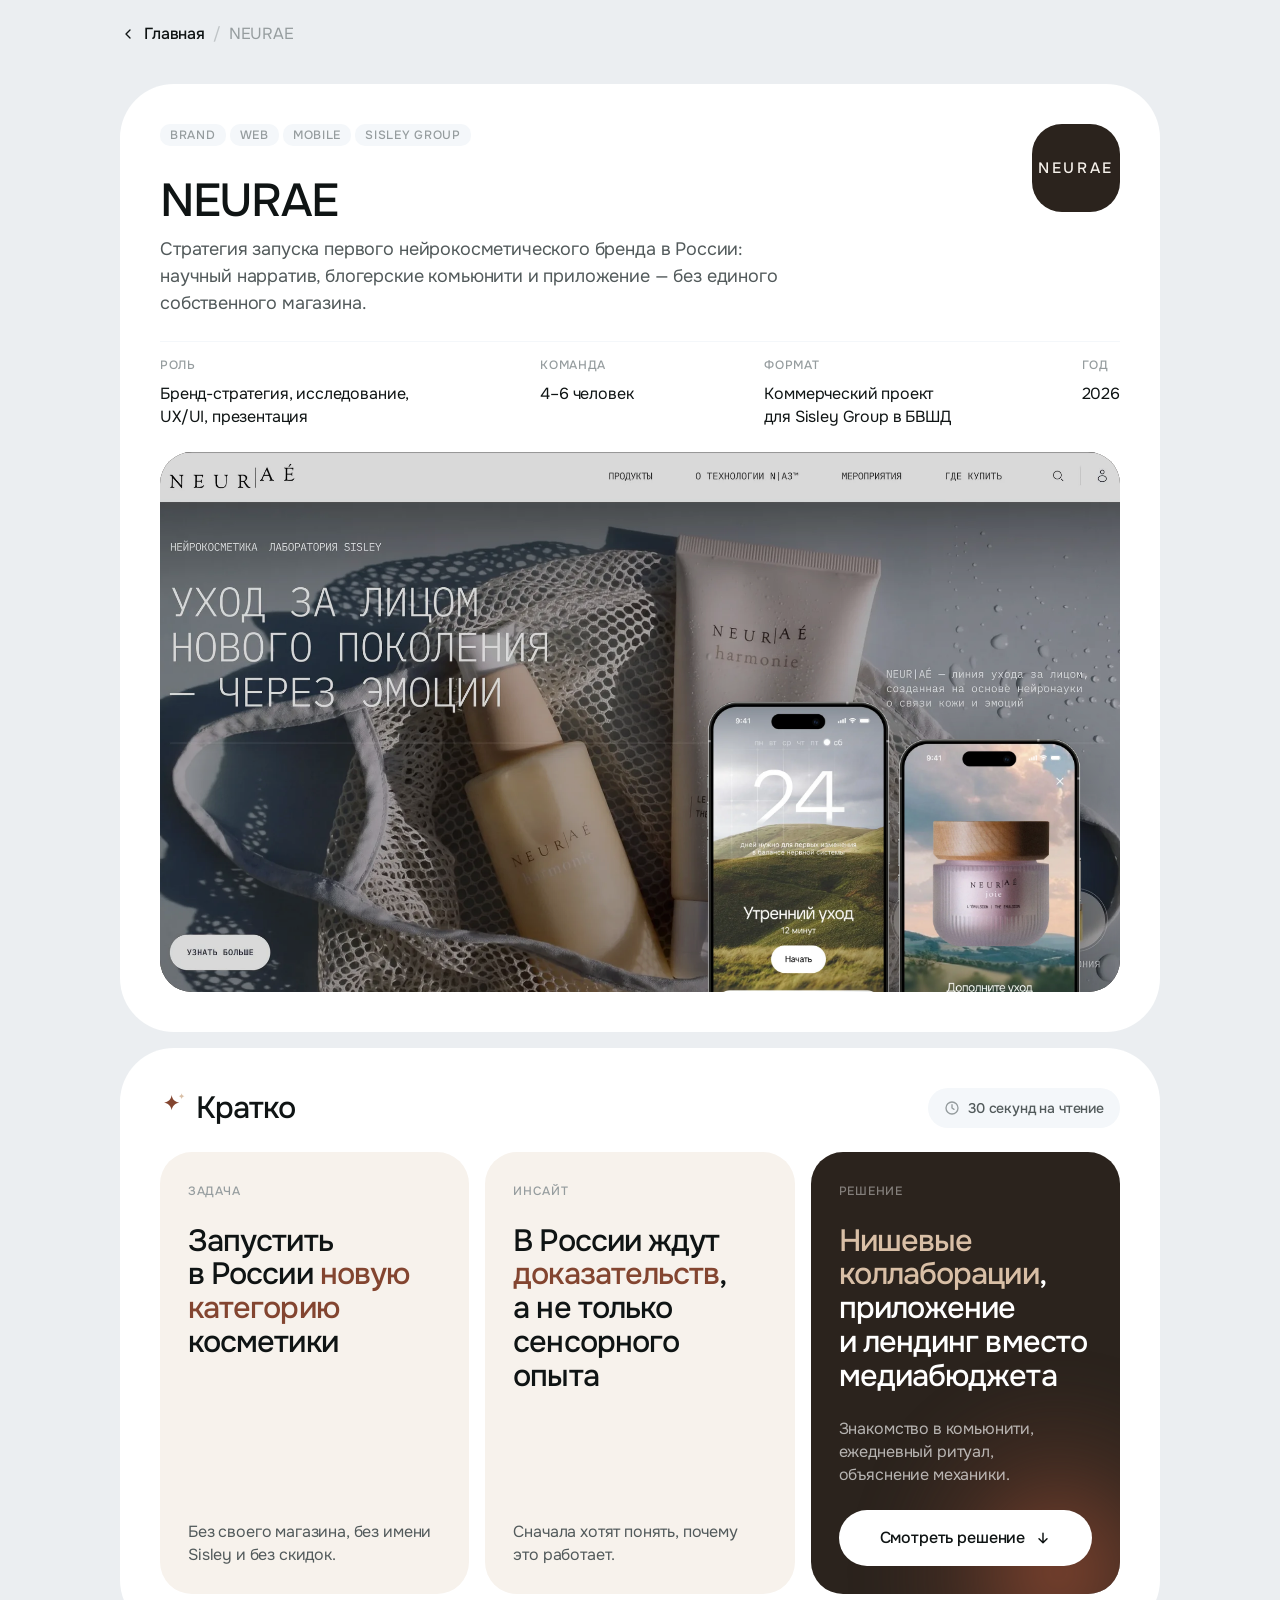
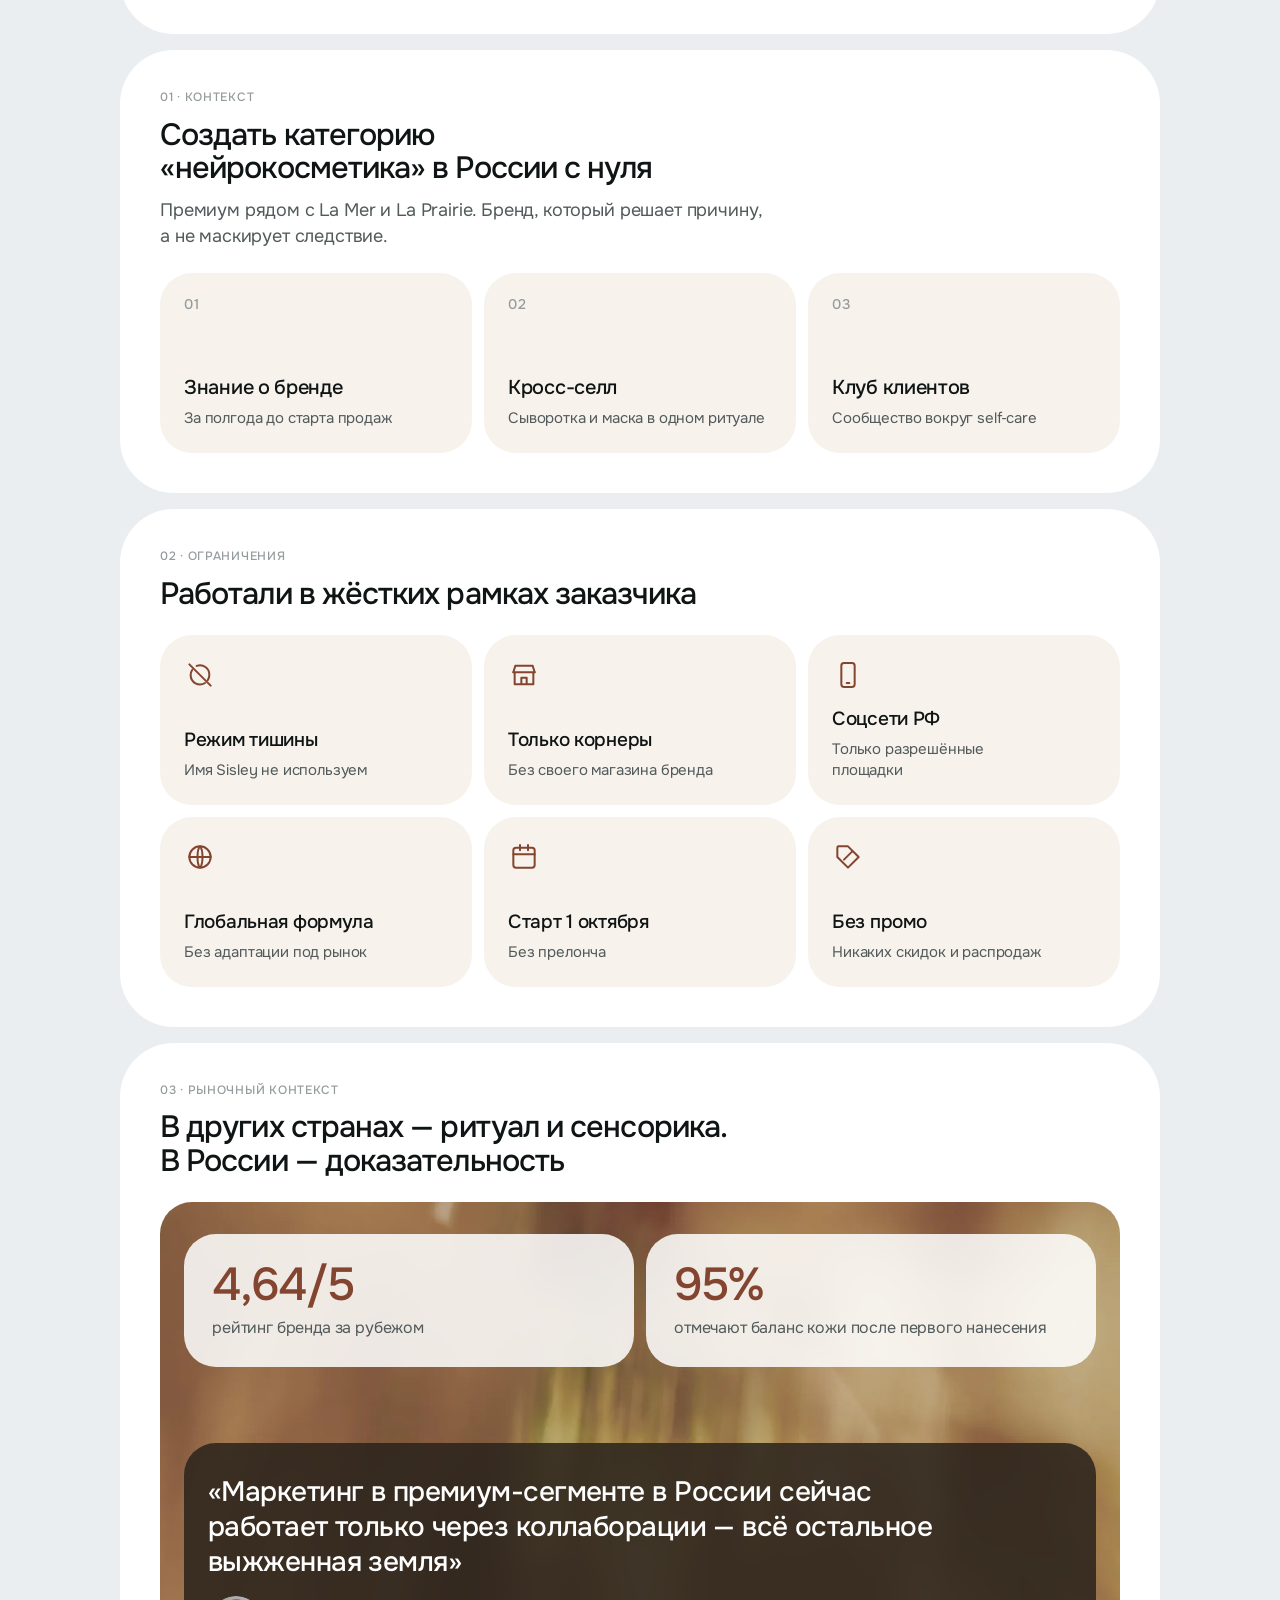
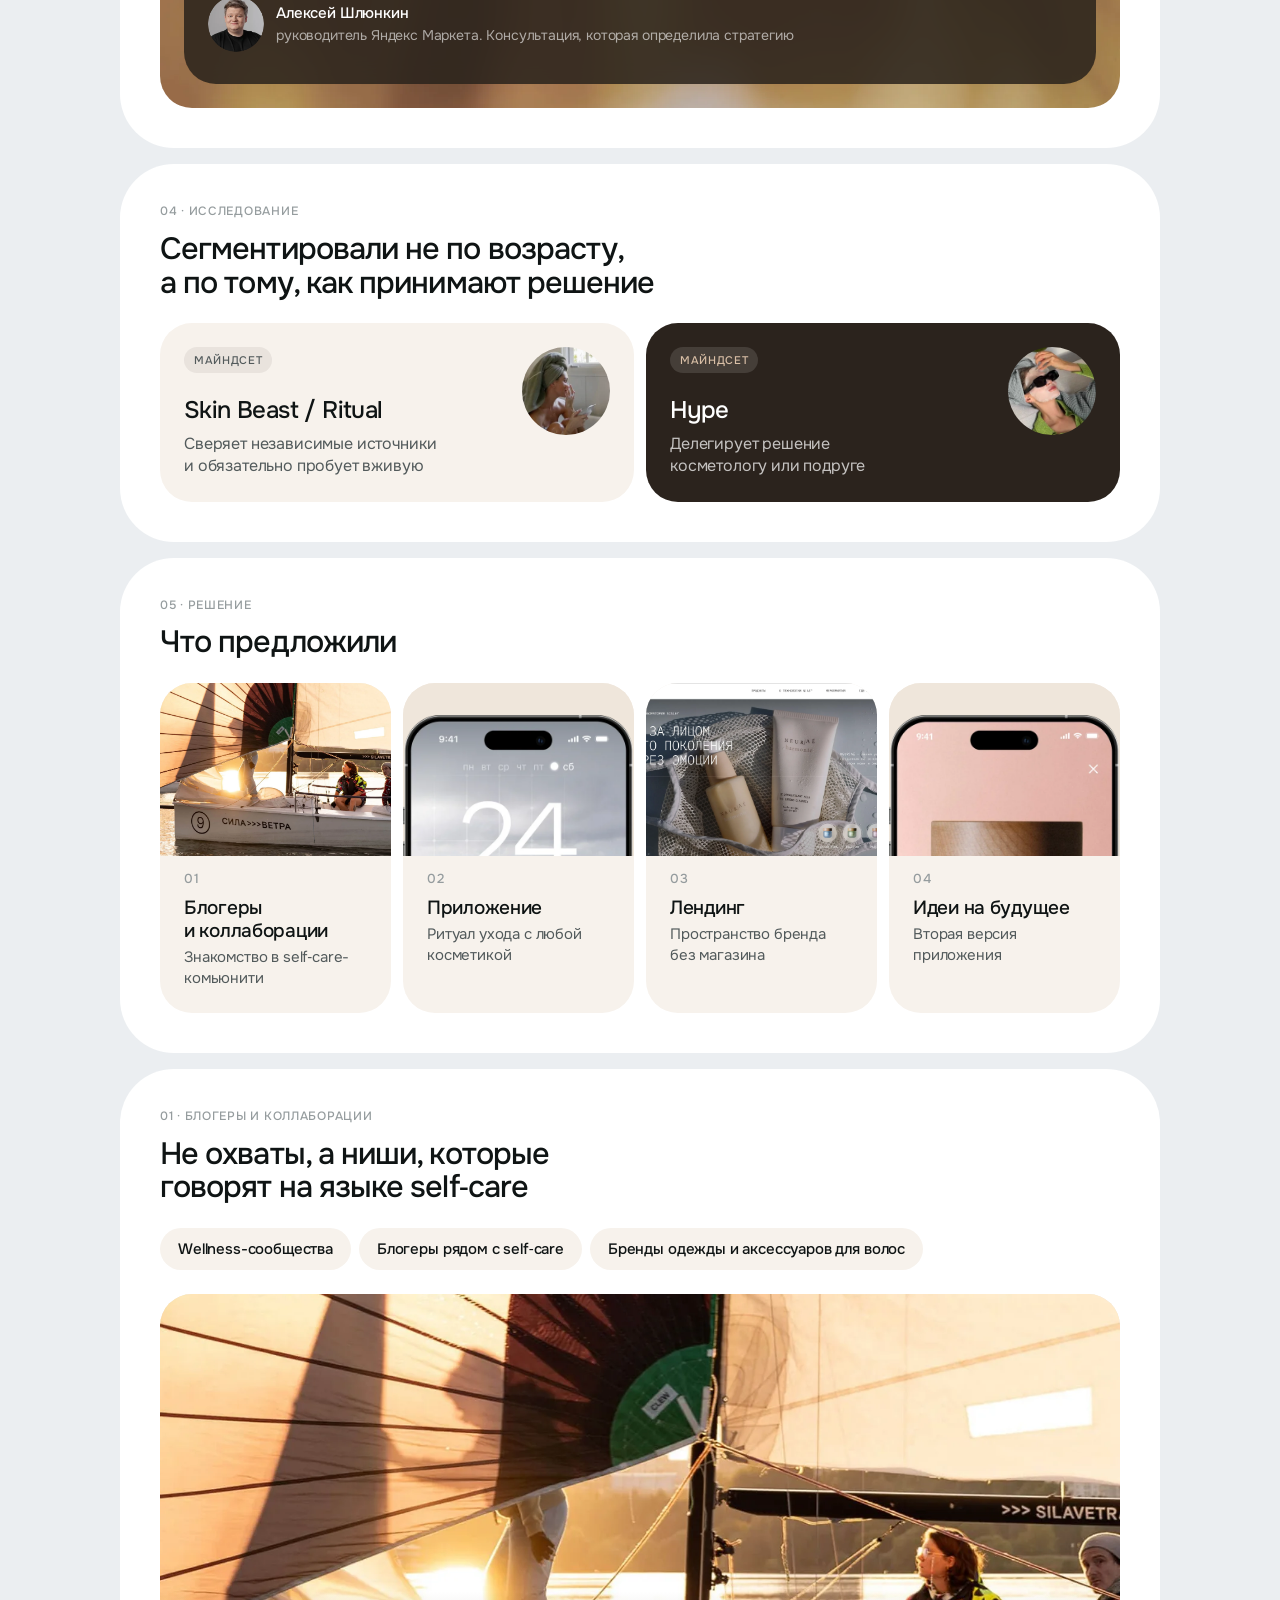
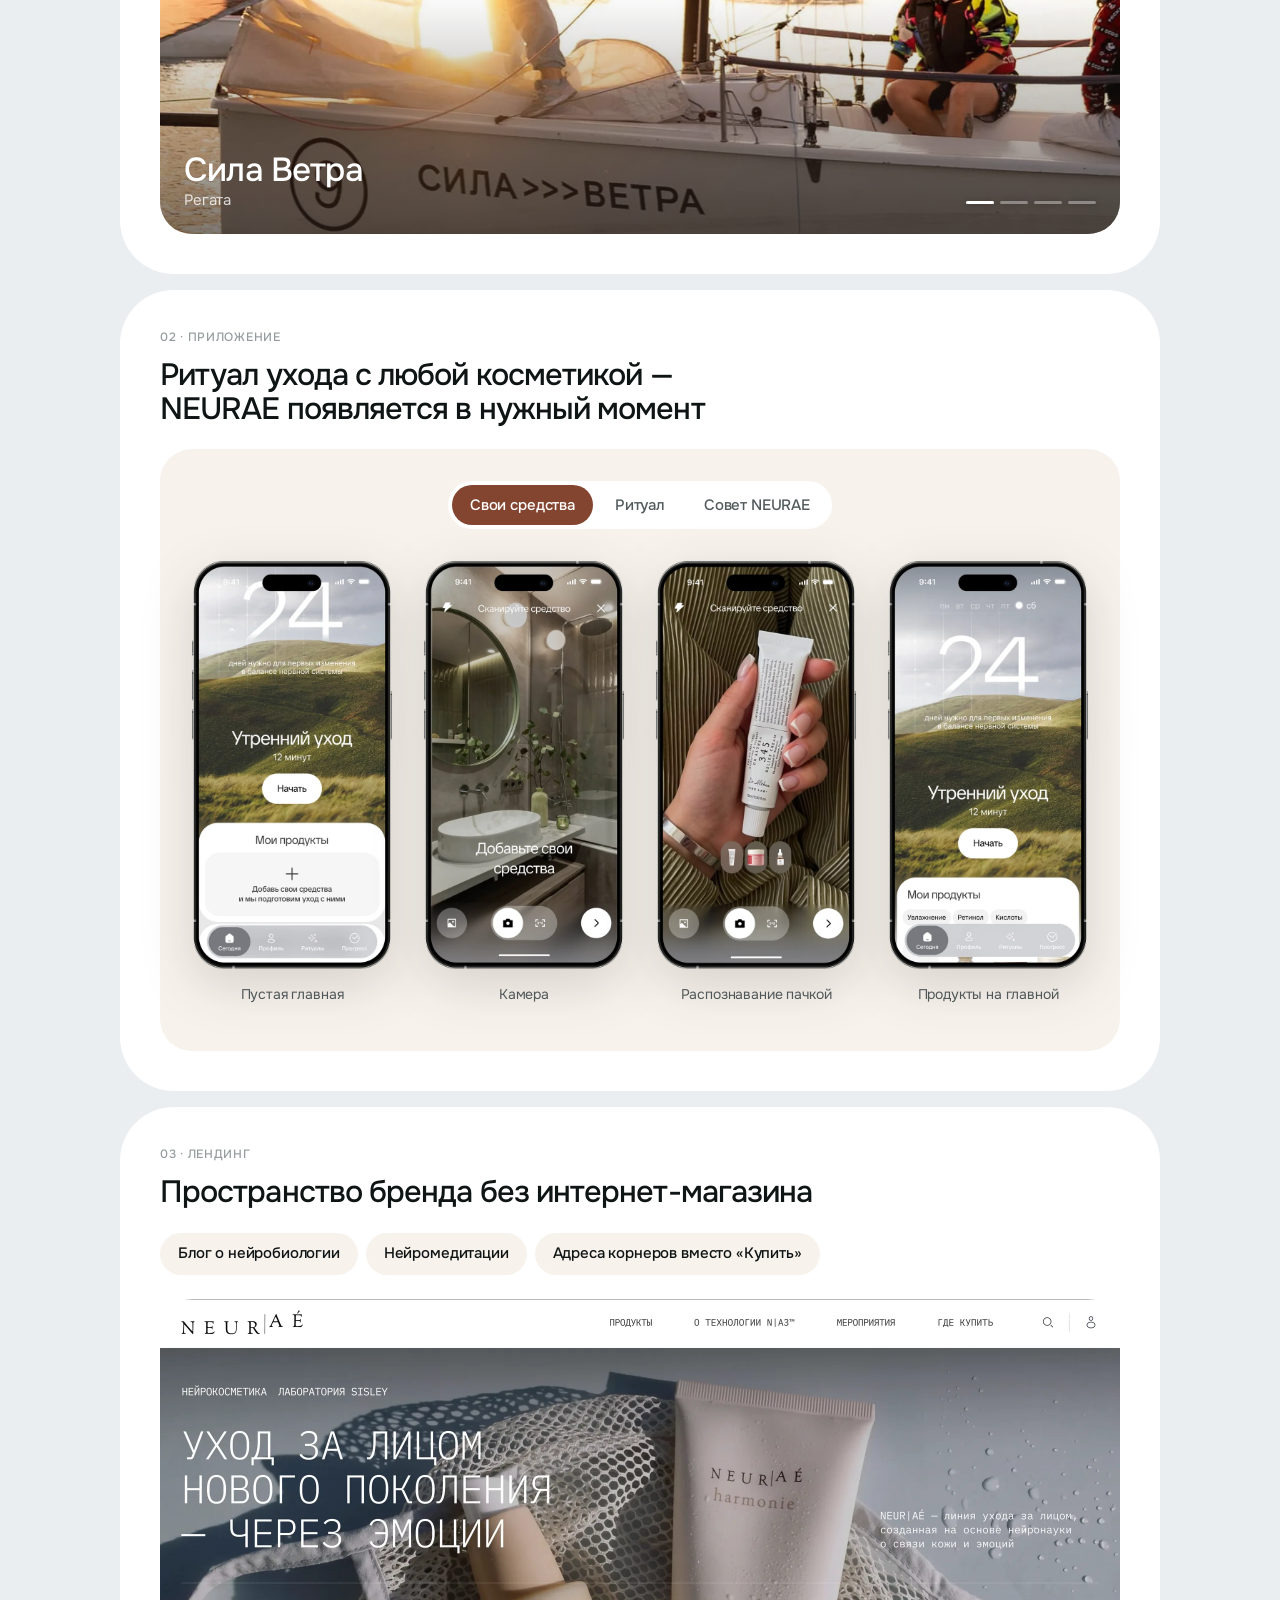
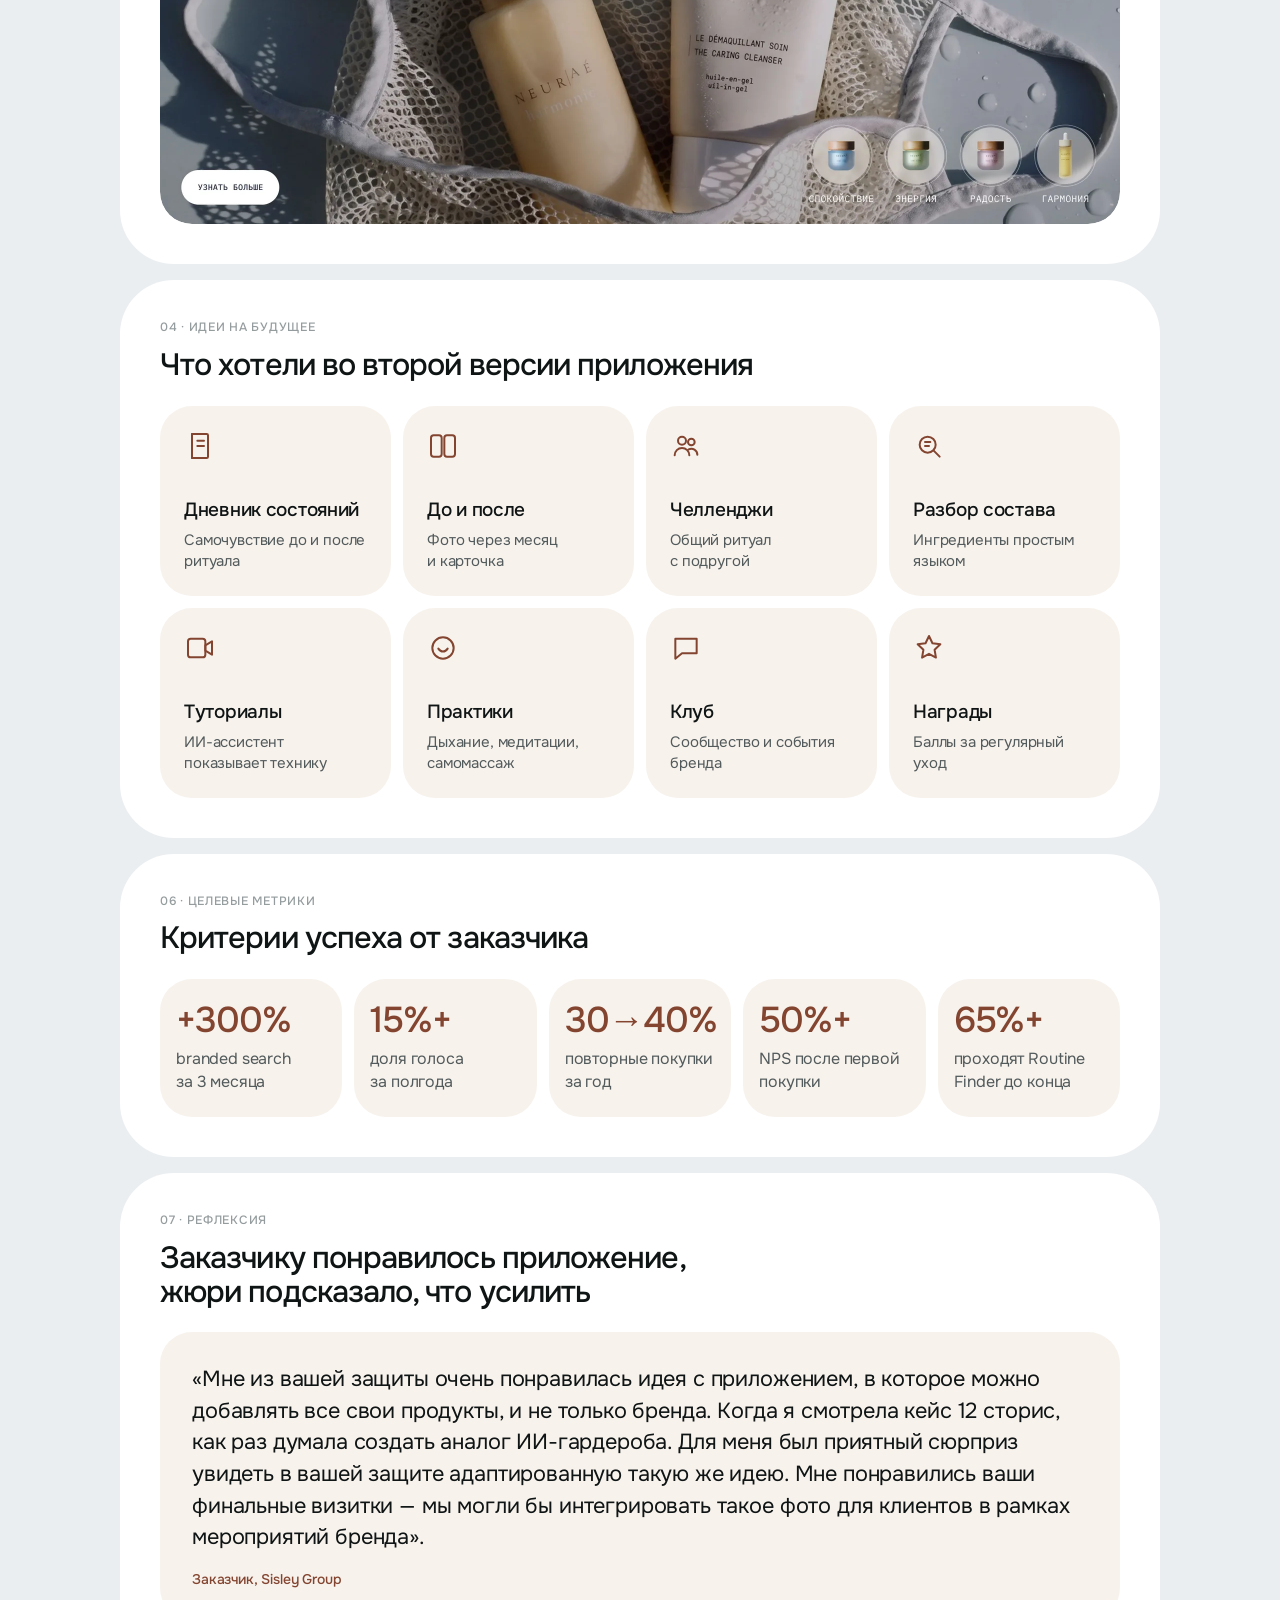
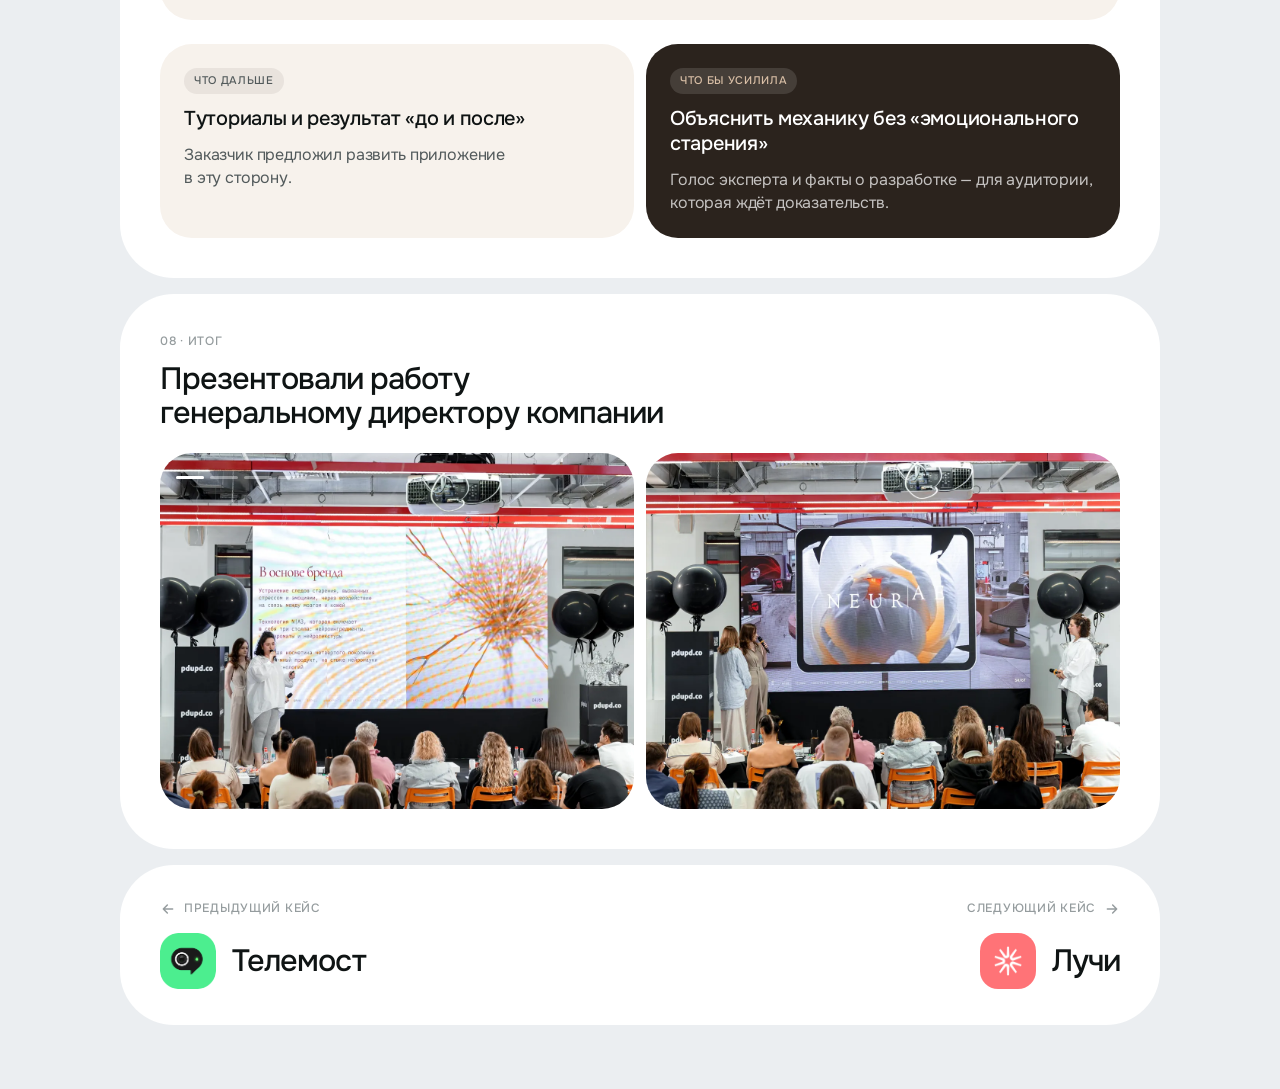
<file: neurae-case.html>
<!doctype html>
<html lang="ru">
<head>
  <meta charset="utf-8">
  <meta name="viewport" content="width=device-width, initial-scale=1, viewport-fit=cover">
  <title>NEURAE — кейс Полины Ефремовой</title>
  <meta name="description" content="Запуск нейрокосметики NEURAE от Sisley Group в России: блогеры, лендинг и приложение для ритуалов ухода.">
  <link rel="preload" href="assets/fonts/onest-cyrillic.woff2" as="font" type="font/woff2" crossorigin>
  <link rel="stylesheet" href="css/v2.css?v=77">
  <link rel="stylesheet" href="css/case.css?v=76">
  <link rel="stylesheet" href="css/neurae.css?v=16">
</head>
<body class="theme-ne">
<div class="wrap">

  <nav class="crumbs" aria-label="Навигация">
    <a href="index.html" onclick="if(document.referrer&&new URL(document.referrer).origin===location.origin){history.back();return false}"><svg width="16" height="16" viewBox="0 0 24 24" fill="none" stroke="currentColor" stroke-width="2" stroke-linecap="round" stroke-linejoin="round" aria-hidden="true"><path d="M15 18l-6-6 6-6"/></svg>Главная</a>
    <span class="sep">/</span><span>NEURAE</span>
  </nav>

  <!-- Шапка -->
  <header class="head hero card">
    <div class="top"><div class="tags"><span>Brand</span><span>Web</span><span>Mobile</span><span>Sisley Group</span></div></div>
    <span class="ne-mark" aria-hidden="true">NEURAE</span>
    <h1>NEURAE</h1>
    <p class="lead">Стратегия запуска первого нейрокосметического бренда в&nbsp;России: научный нарратив, блогерские комьюнити и&nbsp;приложение&nbsp;— без&nbsp;единого собственного магазина.</p>
    <dl class="meta">
      <div><dt>Роль</dt><dd>Бренд-стратегия, исследование, <br>UX/UI, презентация</dd></div>
      <div><dt>Команда</dt><dd>4–6&nbsp;человек</dd></div>
      <div><dt>Формат</dt><dd>Коммерческий проект <br>для&nbsp;Sisley Group в&nbsp;БВШД</dd></div>
      <div><dt>Год</dt><dd>2026</dd></div>
    </dl>
    <figure class="shot ne-hero"><img src="assets/img/neurae/landing-1.webp" alt="Лендинг и приложение NEURAE" width="1920" height="1054"><span class="ne-hero-ph" aria-hidden="true"><img src="assets/img/neurae/home-1.webp" alt="" width="560" height="1142"><img src="assets/img/neurae/offer.webp" alt="" width="560" height="1142"></span></figure>
  </header>

  <!-- Кратко -->
  <section class="brief card" aria-labelledby="brief-title">
    <header class="sec-head"><h2 id="brief-title"><svg class="spark" width="28" height="28" viewBox="0 0 24 24" aria-hidden="true"><path fill="#834530" d="M10 3.5c.5 3.7 2.8 6 6.5 6.5-3.7.5-6 2.8-6.5 6.5-.5-3.7-2.8-6-6.5-6.5 3.7-.5 6-2.8 6.5-6.5z"/><path fill="#D9BFA6" d="M18.5 2c.2 1.4 1 2.2 2.5 2.5-1.4.2-2.3 1-2.5 2.5-.2-1.4-1-2.3-2.5-2.5 1.4-.2 2.3-1 2.5-2.5z"/></svg>Кратко</h2><span class="read-time"><svg width="16" height="16" viewBox="0 0 24 24" fill="none" stroke="currentColor" stroke-width="2" stroke-linecap="round" aria-hidden="true"><circle cx="12" cy="12" r="9"/><path d="M12 7v5l3 2"/></svg>30&nbsp;секунд на&nbsp;чтение</span></header>
    <div class="brief-grid">
      <div class="brief-item"><h3>Задача</h3><p class="big">Запустить в&nbsp;России <em>новую категорию</em> косметики</p><p>Без&nbsp;своего магазина, без&nbsp;имени Sisley и&nbsp;без&nbsp;скидок.</p></div>
      <div class="brief-item"><h3>Инсайт</h3><p class="big">В&nbsp;России ждут <em>доказательств</em>, а&nbsp;не&nbsp;только сенсорного опыта</p><p>Сначала хотят понять, почему это работает.</p></div>
      <div class="brief-item accent"><h3>Решение</h3><p class="big"><em>Нишевые коллаборации</em>, приложение и&nbsp;лендинг вместо медиабюджета</p><p>Знакомство в&nbsp;комьюнити, ежедневный ритуал, объяснение механики.</p><a class="brief-cta" href="#solution">Смотреть решение <svg width="16" height="16" viewBox="0 0 24 24" fill="none" stroke="currentColor" stroke-width="2.2" stroke-linecap="round" stroke-linejoin="round" aria-hidden="true"><path d="M12 5v14M6 13l6 6 6-6"/></svg></a></div>
    </div>
  </section>

  <!-- 01 Контекст -->
  <section class="sec card ne-tight">
    <header><span class="eyebrow"><span class="num">01</span>&nbsp;· Контекст</span><h2>Создать категорию «нейрокосметика» в&nbsp;России с&nbsp;нуля</h2></header>
    <p class="ne-lead">Премиум рядом с&nbsp;La&nbsp;Mer и&nbsp;La&nbsp;Prairie. Бренд, который решает причину, а&nbsp;не&nbsp;маскирует следствие.</p>
    <div class="ne-cards">
      <div class="ne-card"><span class="n">01</span><b>Знание о&nbsp;бренде</b><span>За&nbsp;полгода до&nbsp;старта продаж</span></div>
      <div class="ne-card"><span class="n">02</span><b>Кросс-селл</b><span>Сыворотка и&nbsp;маска в&nbsp;одном ритуале</span></div>
      <div class="ne-card"><span class="n">03</span><b>Клуб клиентов</b><span>Сообщество вокруг self&#8209;care</span></div>
    </div>
  </section>

  <!-- 02 Ограничения -->
  <section class="sec card ne-tight">
    <header><span class="eyebrow"><span class="num">02</span>&nbsp;· Ограничения</span><h2>Работали в&nbsp;жёстких рамках заказчика</h2></header>
    <div class="ne-future ne-rules2">
      <div class="ne-idea"><svg viewBox="0 0 24 24" fill="none" stroke="currentColor" stroke-width="1.5" stroke-linecap="round" stroke-linejoin="round" aria-hidden="true"><path d="M4 4l16 16"/><path d="M9.5 5.2A7 7 0 0 1 19 12a7 7 0 0 1-1.2 3.9M15.8 18A7 7 0 0 1 5 12c0-1.4.4-2.7 1.1-3.8"/></svg><b>Режим тишины</b><span>Имя Sisley не&nbsp;используем</span></div>
      <div class="ne-idea"><svg viewBox="0 0 24 24" fill="none" stroke="currentColor" stroke-width="1.5" stroke-linecap="round" stroke-linejoin="round" aria-hidden="true"><path d="M4 10l1.5-5h13L20 10"/><path d="M5 10v9h14v-9M4 10h16M10 19v-5h4v5"/></svg><b>Только корнеры</b><span>Без&nbsp;своего магазина бренда</span></div>
      <div class="ne-idea"><svg viewBox="0 0 24 24" fill="none" stroke="currentColor" stroke-width="1.5" stroke-linecap="round" stroke-linejoin="round" aria-hidden="true"><rect x="7" y="3" width="10" height="18" rx="2"/><path d="M11 18h2"/></svg><b>Соцсети РФ</b><span>Только разрешённые площадки</span></div>
      <div class="ne-idea"><svg viewBox="0 0 24 24" fill="none" stroke="currentColor" stroke-width="1.5" stroke-linecap="round" stroke-linejoin="round" aria-hidden="true"><circle cx="12" cy="12" r="8"/><path d="M4 12h16M12 4c2.5 2.5 2.5 13.5 0 16M12 4c-2.5 2.5-2.5 13.5 0 16"/></svg><b>Глобальная формула</b><span>Без&nbsp;адаптации под&nbsp;рынок</span></div>
      <div class="ne-idea"><svg viewBox="0 0 24 24" fill="none" stroke="currentColor" stroke-width="1.5" stroke-linecap="round" stroke-linejoin="round" aria-hidden="true"><rect x="4" y="5" width="16" height="15" rx="2"/><path d="M4 10h16M9 3v4M15 3v4"/></svg><b>Старт 1&nbsp;октября</b><span>Без&nbsp;прелонча</span></div>
      <div class="ne-idea"><svg viewBox="0 0 24 24" fill="none" stroke="currentColor" stroke-width="1.5" stroke-linecap="round" stroke-linejoin="round" aria-hidden="true"><path d="M4 12V5a1 1 0 0 1 1-1h7l8 8-8 8-8-8z"/><path d="M9 14l6-6"/></svg><b>Без&nbsp;промо</b><span>Никаких скидок и&nbsp;распродаж</span></div>
    </div>
  </section>

  <!-- 03 Рыночный контекст -->
  <section class="sec card ne-tight">
    <header><span class="eyebrow"><span class="num">03</span>&nbsp;· Рыночный контекст</span><h2>В&nbsp;других странах&nbsp;— ритуал и&nbsp;сенсорика. В&nbsp;России&nbsp;— доказательность</h2></header>
    <div class="ne-market" style="background-image:url(assets/img/neurae/market-bg.webp)">
      <div class="stat"><b>4,64/5</b><span>рейтинг бренда за&nbsp;рубежом</span></div>
      <div class="stat"><b>95%</b><span>отмечают баланс кожи после первого нанесения</span></div>
      <blockquote class="ne-bq"><p>«Маркетинг в&nbsp;премиум-сегменте в&nbsp;России сейчас работает только через коллаборации&nbsp;— всё остальное выжженная земля»</p><footer><img src="assets/img/neurae/shlyunkin.webp" alt="" width="200" height="200" loading="lazy"><cite><b>Алексей Шлюнкин</b>руководитель Яндекс Маркета. Консультация, которая определила стратегию</cite></footer></blockquote>
    </div>
  </section>

  <!-- 04 Исследование -->
  <section class="sec card ne-tight">
    <header><span class="eyebrow"><span class="num">04</span>&nbsp;· Исследование</span><h2>Сегментировали не&nbsp;по&nbsp;возрасту, а&nbsp;по&nbsp;тому, как&nbsp;принимают решение</h2></header>
    <div class="ne-two">
      <div class="ne-mind"><span class="ne-pill">Майндсет</span><span class="ava"><img src="assets/img/neurae/ava-ritual.webp" alt="" width="200" height="200" loading="lazy"></span><h4>Skin Beast / Ritual</h4><p>Сверяет независимые источники <br>и&nbsp;обязательно пробует вживую</p></div>
      <div class="ne-mind focus"><span class="ne-pill">Майндсет</span><span class="ava"><img src="assets/img/neurae/ava-hype.webp" alt="" width="200" height="200" loading="lazy"></span><h4>Hype</h4><p>Делегирует решение <br>косметологу или&nbsp;подруге</p></div>
    </div>
  </section>

  <!-- 05 Решение -->
  <section class="sec card ne-tight" id="solution">
    <header><span class="eyebrow"><span class="num">05</span>&nbsp;· Решение</span><h2>Что&nbsp;предложили</h2></header>
    <nav class="ne-offer" aria-label="Части решения">
      <a href="#bloggers"><span class="pic"><img src="assets/img/neurae/collab-silaveta.webp" alt="" loading="lazy"></span><span class="txt"><span class="n">01</span><b>Блогеры и&nbsp;коллаборации</b><span>Знакомство в&nbsp;self&#8209;care-комьюнити</span></span></a>
      <a href="#app"><span class="pic phone"><img src="assets/img/neurae/home-1.webp" alt="" loading="lazy"></span><span class="txt"><span class="n">02</span><b>Приложение</b><span>Ритуал ухода с&nbsp;любой косметикой</span></span></a>
      <a href="#landing"><span class="pic"><img src="assets/img/neurae/landing-1.webp" alt="" loading="lazy"></span><span class="txt"><span class="n">03</span><b>Лендинг</b><span>Пространство бренда без&nbsp;магазина</span></span></a>
      <a href="#future"><span class="pic phone"><img src="assets/img/neurae/offer-joie.webp" alt="" loading="lazy"></span><span class="txt"><span class="n">04</span><b>Идеи на&nbsp;будущее</b><span>Вторая версия приложения</span></span></a>
    </nav>
  </section>

  <!-- Блогеры -->
  <section class="sec card ne-tight" id="bloggers">
    <header><span class="eyebrow"><span class="num">01</span>&nbsp;· Блогеры и&nbsp;коллаборации</span><h2>Не&nbsp;охваты, а&nbsp;ниши, которые говорят на&nbsp;языке self&#8209;care</h2></header>
    <div class="ne-theses"><span>Wellness-сообщества</span><span>Блогеры рядом с&nbsp;self&#8209;care</span><span>Бренды одежды и&nbsp;аксессуаров для&nbsp;волос</span></div>
    <div class="ne-slides" data-slides aria-roledescription="карусель" aria-label="Коллаборации">
      <figure class="on"><img src="assets/img/neurae/collab-silaveta.webp" alt="Яхтинг-клуб «Сила Ветра»: команда на яхте на закате" loading="lazy" width="1600" height="1350"><figcaption><b>Сила Ветра</b>Регата</figcaption></figure>
      <figure><img src="assets/img/neurae/collab-solovyi.webp" alt="Баня «Соловьи»: банная шапка, кувшин и полотенце" loading="lazy" width="1200" height="1350"><figcaption><b>Соловьи</b>Парение в&nbsp;бане</figcaption></figure>
      <figure><img src="assets/img/neurae/collab-smstretching.webp" alt="Студия SMStretching: зал с реформерами для пилатеса" loading="lazy" width="1600" height="1538"><figcaption><b>SMStretching</b>Студия растяжки и&nbsp;пилатеса</figcaption></figure>
      <figure><img src="assets/img/neurae/collab-dinner.webp" alt="Закатный бранч: сервированный стол среди подсолнухов" loading="lazy" width="1600" height="1350"><figcaption><b>Закатный бранч</b>Вечер о&nbsp;ритуалах и&nbsp;уходе за&nbsp;собой</figcaption></figure>
      <div class="sbars" role="group" aria-label="Слайды"><button type="button" aria-label="Сила Ветра" class="on"><i></i></button><button type="button" aria-label="Соловьи"><i></i></button><button type="button" aria-label="SMStretching"><i></i></button><button type="button" aria-label="Закатный бранч"><i></i></button></div>
    </div>
  </section>

  <!-- Приложение -->
  <section class="sec card ne-tight" id="app">
    <header><span class="eyebrow"><span class="num">02</span>&nbsp;· Приложение</span><h2>Ритуал ухода с&nbsp;любой косметикой&nbsp;— NEURAE появляется в&nbsp;нужный момент</h2></header>
    <div class="ne-app" data-tabs>
      <div class="ne-seg" role="tablist" aria-label="Сценарии приложения"><button type="button" role="tab" id="t-add" aria-controls="p-add" aria-selected="true">Свои средства</button><button type="button" role="tab" id="t-ritual" aria-controls="p-ritual" aria-selected="false" tabindex="-1">Ритуал</button><button type="button" role="tab" id="t-offer" aria-controls="p-offer" aria-selected="false" tabindex="-1">Совет NEURAE</button></div>
      <div class="ne-panel" role="tabpanel" id="p-add" aria-labelledby="t-add"><figure><img src="assets/img/neurae/home-2-empty.webp" alt="Пустая главная" loading="lazy" width="560" height="1142"><figcaption>Пустая главная</figcaption></figure><figure><img src="assets/img/neurae/scan-0-start.webp" alt="Камера" loading="lazy" width="560" height="1142"><figcaption>Камера</figcaption></figure><figure><img src="assets/img/neurae/scan-4-three.webp" alt="Распознавание пачкой" loading="lazy" width="560" height="1142"><figcaption>Распознавание пачкой</figcaption></figure><figure><img src="assets/img/neurae/home-3-products.webp" alt="Продукты на главной" loading="lazy" width="560" height="1142"><figcaption>Продукты на&nbsp;главной</figcaption></figure></div><div class="ne-panel" role="tabpanel" id="p-ritual" aria-labelledby="t-ritual" hidden><figure><img src="assets/img/neurae/home-1.webp" alt="Ритуал дня" loading="lazy" width="560" height="1142"><figcaption>Ритуал дня</figcaption></figure><figure><img src="assets/img/neurae/ritual-1-product.webp" alt="Шаг с&nbsp;твоим средством" loading="lazy" width="560" height="1142"><figcaption>Шаг с&nbsp;твоим средством</figcaption></figure><figure><img src="assets/img/neurae/ritual-1-face.webp" alt="Таймер и&nbsp;подсказка" loading="lazy" width="560" height="1142"><figcaption>Таймер и&nbsp;подсказка</figcaption></figure><figure><img src="assets/img/neurae/ritual-2-face.webp" alt="Следующий шаг" loading="lazy" width="560" height="1142"><figcaption>Следующий шаг</figcaption></figure></div><div class="ne-panel" role="tabpanel" id="p-offer" aria-labelledby="t-offer" hidden><figure><img src="assets/img/neurae/offer.webp" alt="Предложение после ритуала" loading="lazy" width="560" height="1142"><figcaption>Предложение после ритуала</figcaption></figure><figure><img src="assets/img/neurae/offer-joie.webp" alt="Карточка Joie" loading="lazy" width="560" height="1142"><figcaption>Карточка Joie</figcaption></figure><figure><img src="assets/img/neurae/product-card.webp" alt="Карточка своего средства" loading="lazy" width="560" height="1142"><figcaption>Карточка своего средства</figcaption></figure><figure><img src="assets/img/neurae/products.webp" alt="Мои продукты" loading="lazy" width="560" height="1142"><figcaption>Мои продукты</figcaption></figure></div>
    </div>
  </section>

  <!-- Лендинг -->
  <section class="sec card ne-tight" id="landing">
    <header><span class="eyebrow"><span class="num">03</span>&nbsp;· Лендинг</span><h2>Пространство бренда без&nbsp;интернет-магазина</h2></header>
    <div class="ne-theses"><span>Блог о&nbsp;нейробиологии</span><span>Нейромедитации</span><span>Адреса корнеров вместо «Купить»</span></div>
    <div class="ne-browser">
            <div class="ne-view" data-scroll><div class="ne-page">
        <img src="assets/img/neurae/landing-1.webp" alt="Первый экран: уход за лицом нового поколения через эмоции" loading="eager" width="1920" height="1054">
        <img src="assets/img/neurae/landing-2.webp" alt="Технология N|A3: доказанная связь кожи и мозга" loading="lazy" width="1920" height="1051">
        <img src="assets/img/neurae/landing-3.webp" alt="Продукты: четыре состояния" loading="lazy" width="1920" height="1051">
        <img src="assets/img/neurae/landing-4.webp" alt="Что ты хочешь чувствовать сегодня: практики" loading="lazy" width="1920" height="1051">
        <img src="assets/img/neurae/landing-5.webp" alt="Афиша мероприятий" loading="lazy" width="1920" height="964">
        <img src="assets/img/neurae/landing-6.webp" alt="Тестирование: узнай, что происходит с твоей кожей" loading="lazy" width="1920" height="1051">
      </div></div>
    </div>

  </section>

  <!-- Идеи на будущее -->
  <section class="sec card ne-tight" id="future">
    <header><span class="eyebrow"><span class="num">04</span>&nbsp;· Идеи на&nbsp;будущее</span><h2>Что&nbsp;хотели во&nbsp;второй версии приложения</h2></header>
    <div class="ne-future">
      <div class="ne-idea"><svg viewBox="0 0 24 24" fill="none" stroke="currentColor" stroke-width="1.5" stroke-linecap="round" stroke-linejoin="round" aria-hidden="true"><path d="M6 3h11a1 1 0 0 1 1 1v16a1 1 0 0 1-1 1H6z"/><path d="M6 3v18M10 8h5M10 12h5"/></svg><b>Дневник состояний</b><span>Самочувствие до&nbsp;и&nbsp;после ритуала</span></div>
      <div class="ne-idea"><svg viewBox="0 0 24 24" fill="none" stroke="currentColor" stroke-width="1.5" stroke-linecap="round" stroke-linejoin="round" aria-hidden="true"><rect x="3" y="4" width="8" height="16" rx="2"/><rect x="13" y="4" width="8" height="16" rx="2"/></svg><b>До&nbsp;и&nbsp;после</b><span>Фото через месяц и&nbsp;карточка</span></div>
      <div class="ne-idea"><svg viewBox="0 0 24 24" fill="none" stroke="currentColor" stroke-width="1.5" stroke-linecap="round" stroke-linejoin="round" aria-hidden="true"><circle cx="9" cy="8" r="3"/><circle cx="16" cy="9" r="2.5"/><path d="M3.5 19a5.5 5.5 0 0 1 11 0M14 14.5a4.5 4.5 0 0 1 6.5 4"/></svg><b>Челленджи</b><span>Общий ритуал с&nbsp;подругой</span></div>
      <div class="ne-idea"><svg viewBox="0 0 24 24" fill="none" stroke="currentColor" stroke-width="1.5" stroke-linecap="round" stroke-linejoin="round" aria-hidden="true"><circle cx="11" cy="11" r="6"/><path d="M20 20l-4.5-4.5M9 9h4M9 12h3"/></svg><b>Разбор состава</b><span>Ингредиенты простым языком</span></div>
      <div class="ne-idea"><svg viewBox="0 0 24 24" fill="none" stroke="currentColor" stroke-width="1.5" stroke-linecap="round" stroke-linejoin="round" aria-hidden="true"><rect x="3" y="5" width="13" height="14" rx="2"/><path d="M16 10l5-3v10l-5-3z"/></svg><b>Туториалы</b><span>ИИ-ассистент показывает технику</span></div>
      <div class="ne-idea"><svg viewBox="0 0 24 24" fill="none" stroke="currentColor" stroke-width="1.5" stroke-linecap="round" stroke-linejoin="round" aria-hidden="true"><circle cx="12" cy="12" r="8"/><path d="M8.5 12.5c1 1.5 2.2 2.2 3.5 2.2s2.5-.7 3.5-2.2"/></svg><b>Практики</b><span>Дыхание, медитации, самомассаж</span></div>
      <div class="ne-idea"><svg viewBox="0 0 24 24" fill="none" stroke="currentColor" stroke-width="1.5" stroke-linecap="round" stroke-linejoin="round" aria-hidden="true"><path d="M4 5h16v11H9l-5 4z"/></svg><b>Клуб</b><span>Сообщество и&nbsp;события бренда</span></div>
      <div class="ne-idea"><svg viewBox="0 0 24 24" fill="none" stroke="currentColor" stroke-width="1.5" stroke-linecap="round" stroke-linejoin="round" aria-hidden="true"><path d="M12 3l2.6 5.4 5.9.8-4.3 4.1 1 5.9L12 16.4 6.8 19.2l1-5.9L3.5 9.2l5.9-.8z"/></svg><b>Награды</b><span>Баллы за&nbsp;регулярный уход</span></div>
    </div>
  </section>

  <!-- 06 Метрики -->
  <section class="sec card ne-tight">
    <header><span class="eyebrow"><span class="num">06</span>&nbsp;· Целевые метрики</span><h2>Критерии успеха от&nbsp;заказчика</h2></header>
    <div class="ne-goals">
      <div class="ne-goal"><b>+300%</b><span>branded search за&nbsp;3&nbsp;месяца</span></div>
      <div class="ne-goal"><b>15%+</b><span>доля голоса за&nbsp;полгода</span></div>
      <div class="ne-goal"><b>30→40%</b><span>повторные покупки за&nbsp;год</span></div>
      <div class="ne-goal"><b>50%+</b><span>NPS после первой покупки</span></div>
      <div class="ne-goal"><b>65%+</b><span>проходят Routine Finder до&nbsp;конца</span></div>
    </div>
  </section>

  <!-- 07 Рефлексия -->
  <section class="sec card ne-tight">
    <header><span class="eyebrow"><span class="num">07</span>&nbsp;· Рефлексия</span><h2>Заказчику понравилось приложение, жюри подсказало, что&nbsp;усилить</h2></header>
    <blockquote class="ne-review"><p>«Мне из&nbsp;вашей защиты очень понравилась идея с&nbsp;приложением, в&nbsp;которое можно добавлять все свои продукты, и&nbsp;не&nbsp;только бренда. Когда я&nbsp;смотрела кейс 12&nbsp;сторис, как&nbsp;раз думала создать аналог ИИ-гардероба. Для&nbsp;меня был приятный сюрприз увидеть в&nbsp;вашей защите адаптированную такую&nbsp;же идею. Мне понравились ваши финальные визитки&nbsp;— мы&nbsp;могли&nbsp;бы интегрировать такое фото для&nbsp;клиентов в&nbsp;рамках мероприятий бренда».</p><cite>Заказчик, Sisley Group</cite></blockquote>
    <div class="ne-flow ne-2">
      <div class="ne-step"><span class="ne-pill">Что&nbsp;дальше</span><h4>Туториалы и&nbsp;результат «до&nbsp;и&nbsp;после»</h4><p>Заказчик предложил развить приложение в&nbsp;эту сторону.</p></div>
      <div class="ne-step"><span class="ne-pill">Что&nbsp;бы&nbsp;усилила</span><h4>Объяснить механику без&nbsp;«эмоционального старения»</h4><p>Голос эксперта и&nbsp;факты о&nbsp;разработке&nbsp;— для&nbsp;аудитории, которая ждёт доказательств.</p></div>
    </div>
  </section>

  <!-- Итог -->
  <section class="sec card ne-tight">
    <header><span class="eyebrow"><span class="num">08</span>&nbsp;· Итог</span><h2>Презентовали работу генеральному директору компании</h2></header>
    <div class="ne-gallery" data-gallery>
      <div class="track" tabindex="0" aria-label="Фото с презентации, листаются вбок">
        <figure><img src="assets/img/neurae/final-1.webp" alt="Выступление команды: слайд «В основе бренда»" loading="lazy" width="1400" height="934" style="object-position:50% 50%"></figure>
        <figure><img src="assets/img/neurae/final-2.webp" alt="Показ приложения и корнера на большом экране" loading="lazy" width="1400" height="934" style="object-position:50% 50%"></figure>
        <figure><img src="assets/img/neurae/final-3.webp" alt="Команда на сцене на фоне слайда «Команда»" loading="lazy" width="1400" height="934" style="object-position:50% 50%"></figure>
        <figure><img src="assets/img/neurae/final-4.webp" alt="Защита проекта: разбор конкурентов" loading="lazy" width="1400" height="934" style="object-position:50% 40%"></figure>
        <figure><img src="assets/img/neurae/final-5.webp" alt="Выступление на защите" loading="lazy" width="900" height="1349" style="object-position:50% 62%"></figure>
        <figure><img src="assets/img/neurae/final-6.webp" alt="Коробка травяного чая NEURAE × BHSAD — подарок гостям" loading="lazy" width="1400" height="934" style="object-position:50% 50%"></figure>
        <figure><img src="assets/img/neurae/final-7.webp" alt="Команду поздравляют после защиты" loading="lazy" width="1400" height="934" style="object-position:50% 45%"></figure>
        <figure><img src="assets/img/neurae/final-8.webp" alt="Логотип NEURAE на экране презентации" loading="lazy" width="1400" height="934" style="object-position:50% 50%"></figure>
      </div>
    </div>
  </section>

  <!-- Соседние кейсы: назад и вперёд по кругу -->
  <nav class="case-nav card" aria-label="Другие кейсы">
    <a class="cn prev" href="telemost-case.html"><span class="lbl"><svg width="16" height="16" viewBox="0 0 24 24" fill="none" stroke="currentColor" stroke-width="2.2" stroke-linecap="round" stroke-linejoin="round" aria-hidden="true"><path d="M19 12H5M11 6l-6 6 6 6"/></svg>Предыдущий кейс</span><span class="row"><span class="ic" aria-hidden="true"><img src="assets/img/telemost/app-icon.png" alt=""></span><b>Телемост</b></span></a>
    <a class="cn nxt" href="luchi-case.html"><span class="lbl">Следующий кейс<svg width="16" height="16" viewBox="0 0 24 24" fill="none" stroke="currentColor" stroke-width="2.2" stroke-linecap="round" stroke-linejoin="round" aria-hidden="true"><path d="M5 12h14M13 6l6 6-6 6"/></svg></span><span class="row"><span class="ic" aria-hidden="true"><img src="assets/img/luchi/app-icon.png" alt=""></span><b>Лучи</b></span></a>
  </nav>

</div>
<div class="m-prog" id="mProg"><i></i></div>
<nav class="m-bar" id="mBar" aria-label="Навигация по кейсу">
  <div class="m-tabs">
    <a href="index.html" data-t="home"><svg width="20" height="20" viewBox="0 0 24 24" fill="none" stroke="currentColor" stroke-width="2" stroke-linecap="round" stroke-linejoin="round"><path d="M3 11l9-7 9 7v9a1 1 0 0 1-1 1h-5v-6H9v6H4a1 1 0 0 1-1-1z"/></svg>Главная</a>
    <a href="#solution" data-t="solution"><svg width="20" height="20" viewBox="0 0 24 24" fill="none" stroke="currentColor" stroke-width="2" stroke-linecap="round" stroke-linejoin="round"><path d="M12 3l2.5 5.5L20 11l-5.5 2.5L12 19l-2.5-5.5L4 11l5.5-2.5z"/></svg>Решение</a>
    <button type="button" data-t="top" id="mUp"><svg width="20" height="20" viewBox="0 0 24 24" fill="none" stroke="currentColor" stroke-width="2.2" stroke-linecap="round" stroke-linejoin="round"><path d="M12 19V5M6 11l6-6 6 6"/></svg>Наверх</button>
  </div>
  <a class="m-hire" href="https://t.me/polly_uiux" target="_blank" rel="noopener">Нанять</a>
</nav>
<button class="to-top" type="button" aria-label="Наверх"><svg width="22" height="22" viewBox="0 0 24 24" fill="none" stroke="currentColor" stroke-width="2.2" stroke-linecap="round" stroke-linejoin="round" aria-hidden="true"><path d="M12 19V5M6 11l6-6 6 6"/></svg></button>
<script>
/* кнопка «наверх»: появляется после первого экрана */
(function(){
  var b=document.querySelector('.to-top');if(!b)return;
  function upd(){b.classList.toggle('on',scrollY>innerHeight*.8)}
  addEventListener('scroll',upd,{passive:true});upd();
  b.addEventListener('click',function(){var r=matchMedia('(prefers-reduced-motion: reduce)').matches;scrollTo({top:0,behavior:r?'auto':'smooth'})});
})();
/* мобильная версия: прогресс чтения и нижний бар */
(function(){
  var mq=matchMedia('(max-width:760px)'),bar=document.getElementById('mBar'),pr=document.querySelector('#mProg i'),hero=document.querySelector('.hero');
  function upd(){var h=document.documentElement.scrollHeight-innerHeight;pr.style.transform='scaleX('+(h>0?scrollY/h:0)+')';
    bar.classList.toggle('on',mq.matches&&hero.getBoundingClientRect().bottom<0)}
  addEventListener('scroll',upd,{passive:true});addEventListener('resize',upd);upd();
  document.getElementById('mUp').addEventListener('click',function(){scrollTo({top:0,behavior:'smooth'})});
  bar.querySelector('[data-t=solution]').addEventListener('click',function(e){e.preventDefault();var el=document.getElementById('solution');scrollTo({top:el.getBoundingClientRect().top+scrollY-64,behavior:'smooth'})});
})();
/* видео играют, только когда видны; грузятся, когда близко */
(function(){
  var reduce=matchMedia('(prefers-reduced-motion: reduce)').matches,vids=[].slice.call(document.querySelectorAll('video.autoplay'));
  function check(){vids.forEach(function(v){var r=v.getBoundingClientRect();
    if(v.preload==='none'&&r.top<innerHeight*2&&r.bottom>-innerHeight){v.preload='auto';try{v.load()}catch(e){}}
    var vis=r.top<innerHeight*.85&&r.bottom>innerHeight*.15;
    if(vis&&!reduce){if(v.paused){var p=v.play();p&&p.catch&&p.catch(function(){})}}else if(!v.paused)v.pause()})}
  var t=false;addEventListener('scroll',function(){if(t)return;t=true;requestAnimationFrame(function(){t=false;check()})},{passive:true});
  addEventListener('resize',check);check();
})();
/* приложение: вкладки сценариев */
document.querySelectorAll('[data-tabs]').forEach(function(g){
  var t=[].slice.call(g.querySelectorAll('[role=tab]'));
  function sel(x,f){t.forEach(function(y){var on=y===x;y.setAttribute('aria-selected',on);y.tabIndex=on?0:-1;document.getElementById(y.getAttribute('aria-controls')).hidden=!on});if(f)x.focus()}
  t.forEach(function(x,i){x.addEventListener('click',function(){sel(x)});x.addEventListener('keydown',function(e){var d=e.key==='ArrowRight'?1:e.key==='ArrowLeft'?-1:0;if(d){e.preventDefault();sel(t[(i+d+t.length)%t.length],true)}})});
});
/* итог: фото листаются по две (на телефоне по одной), полоски как сторис */
document.querySelectorAll('[data-gallery]').forEach(function(g){
  var tr=g.querySelector('.track'),n=tr.children.length,DUR=4500,i=0,t=null,vis=false,bar=document.createElement('div');
  var reduce=matchMedia('(prefers-reduced-motion: reduce)').matches,mq=matchMedia('(max-width:760px)');
  bar.className='sbars';bar.setAttribute('role','group');bar.setAttribute('aria-label','Фото');g.appendChild(bar);
  function per(){return mq.matches?1:2}function pages(){return Math.ceil(n/per())}
  function build(){bar.innerHTML='';for(var k=0;k<pages();k++){var b=document.createElement('button');b.type='button';b.setAttribute('aria-label','Фото '+(k*per()+1));b.innerHTML='<i></i>';(function(k){b.addEventListener('click',function(){show(k)})})(k);bar.appendChild(b)}}
  function show(k,scroll){var P=pages();i=(k+P)%P;var bs=[].slice.call(bar.children),go=vis&&!reduce;
    if(scroll!==false){var el=tr.children[i*per()];tr.scrollTo({left:el.offsetLeft-tr.firstElementChild.offsetLeft,behavior:'smooth'})}
    bs.forEach(function(b,j){b.classList.toggle('done',j<i);b.classList.toggle('on',j===i&&!go);b.classList.remove('run')});
    clearTimeout(t);if(go){void bs[i].offsetWidth;bs[i].style.setProperty('--dur',DUR+'ms');bs[i].classList.add('run');t=setTimeout(function(){show(i+1)},DUR)}}
  var st=null;tr.addEventListener('scroll',function(){clearTimeout(st);st=setTimeout(function(){var w=tr.children[0].offsetWidth+parseFloat(getComputedStyle(tr).columnGap||0),k=Math.round(tr.scrollLeft/(w*per()));if(k!==i)show(k,false)},140)},{passive:true});
  mq.addEventListener('change',function(){build();show(0)});
  build();new IntersectionObserver(function(e){vis=e[0].isIntersecting;show(i,false)},{threshold:.4}).observe(g);
});
/* коллаборации: фото листаются сами, полоски как сторис */
document.querySelectorAll('[data-slides]').forEach(function(box){
  var f=[].slice.call(box.querySelectorAll('figure')),d=[].slice.call(box.querySelectorAll('.sbars button')),i=0,t=null,vis=false,DUR=4500;
  var reduce=matchMedia('(prefers-reduced-motion: reduce)').matches;
  function show(n){i=(n+f.length)%f.length;f.forEach(function(x,k){x.classList.toggle('on',k===i)});
    var go=vis&&!reduce;d.forEach(function(x,k){x.classList.toggle('done',k<i);x.classList.toggle('on',k===i&&!go);x.classList.remove('run')});
    clearTimeout(t);if(go){void d[i].offsetWidth;d[i].style.setProperty('--dur',DUR+'ms');d[i].classList.add('run');t=setTimeout(function(){show(i+1)},DUR)}}
  d.forEach(function(x,k){x.addEventListener('click',function(){show(k)})});
  new IntersectionObserver(function(e){vis=e[0].isIntersecting;show(i)},{threshold:.4}).observe(box);
});
/* лендинг: страница листается по экранам с паузой, пока окно видно */
document.querySelectorAll('[data-scroll]').forEach(function(v){
  var page=v.querySelector('.ne-page'),im=[].slice.call(page.children),dots=[],i=0,t=null,vis=false;
  var reduce=matchMedia('(prefers-reduced-motion: reduce)').matches;
  function go(n){i=(n+im.length)%im.length;var max=page.scrollHeight-v.clientHeight;page.style.transform='translateY('+(-Math.min(im[i].offsetTop,max))+'px)';
    dots.forEach(function(d,k){d.classList.toggle('on',k===i)});clearTimeout(t);if(vis&&!reduce)t=setTimeout(function(){go(i+1)},i===im.length-1?3600:2800)}
  dots.forEach(function(d,k){d.addEventListener('click',function(){go(k)})});
  new IntersectionObserver(function(e){vis=e[0].isIntersecting;if(vis)go(i);else clearTimeout(t)},{threshold:.4}).observe(v);
  addEventListener('resize',function(){page.style.transition='none';go(i);requestAnimationFrame(function(){page.style.transition=''})});
  go(0);
});

</script>
</body>
</html>
</file>
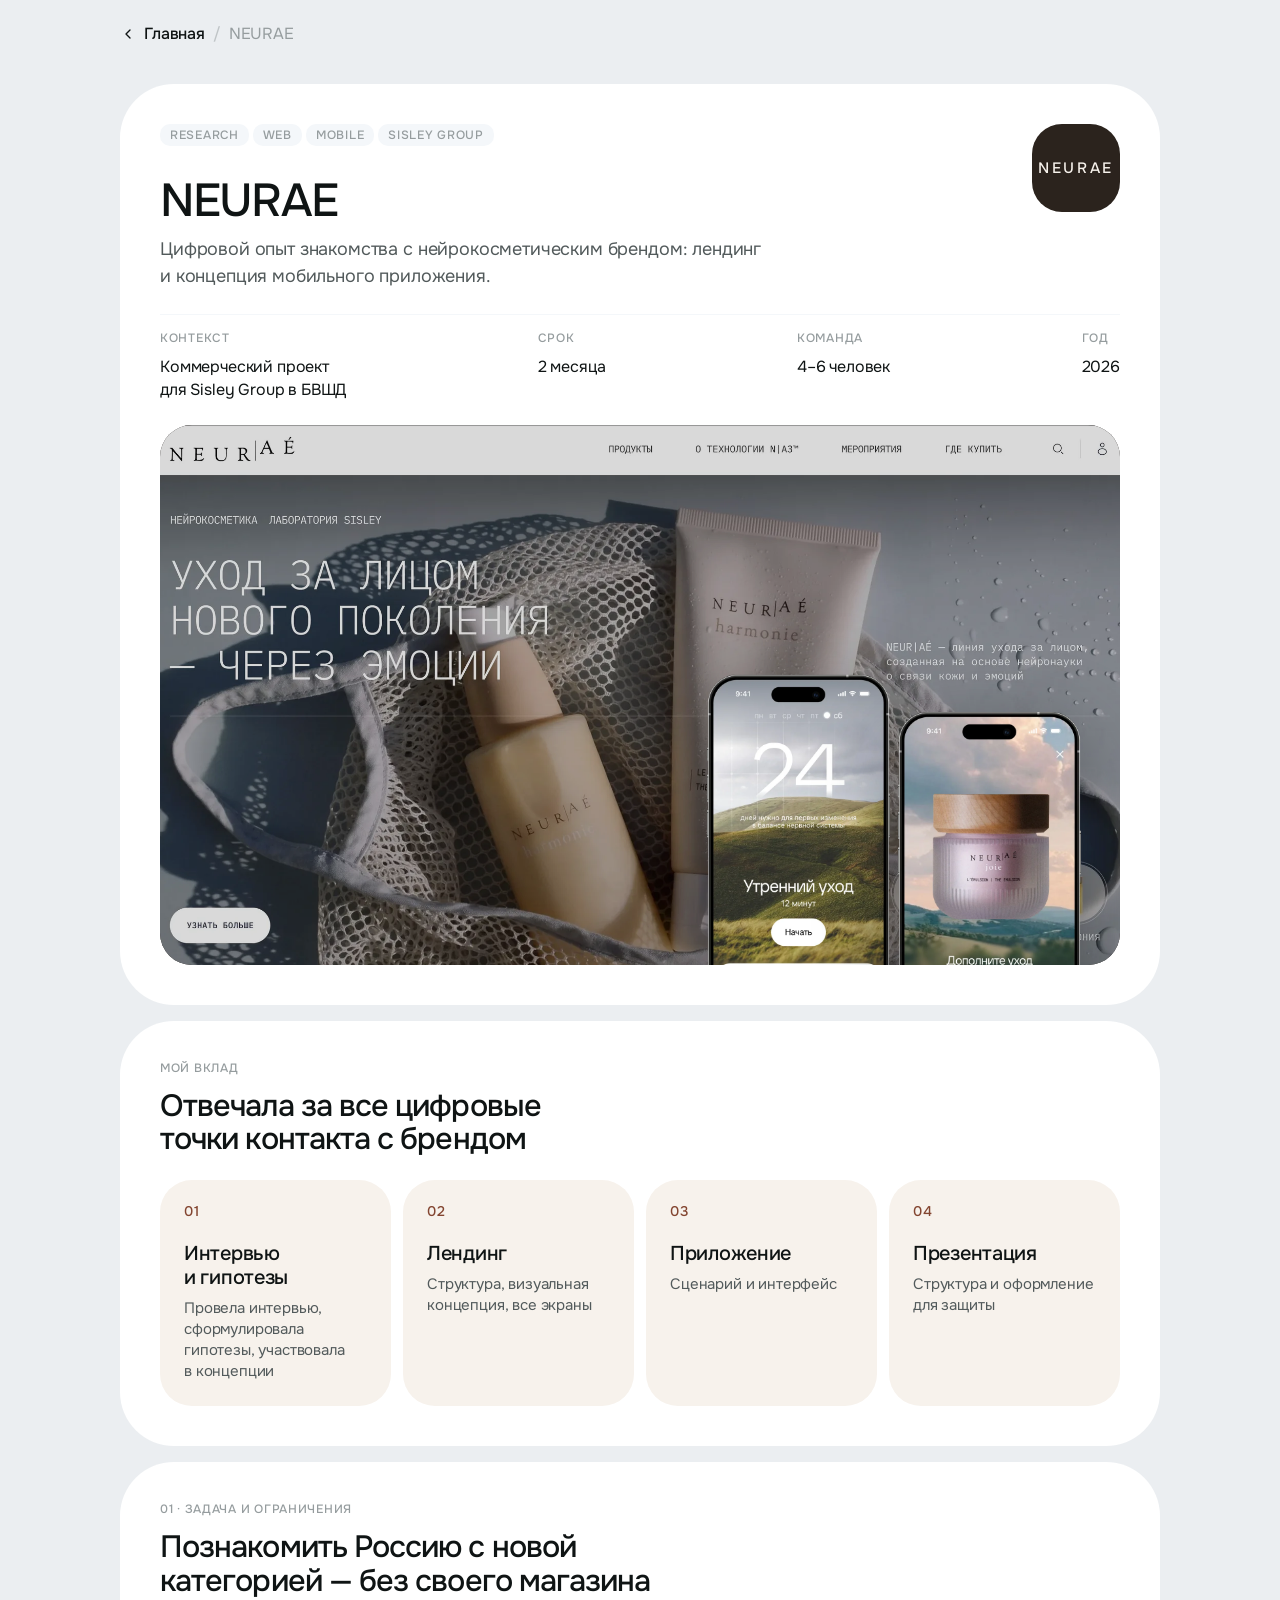
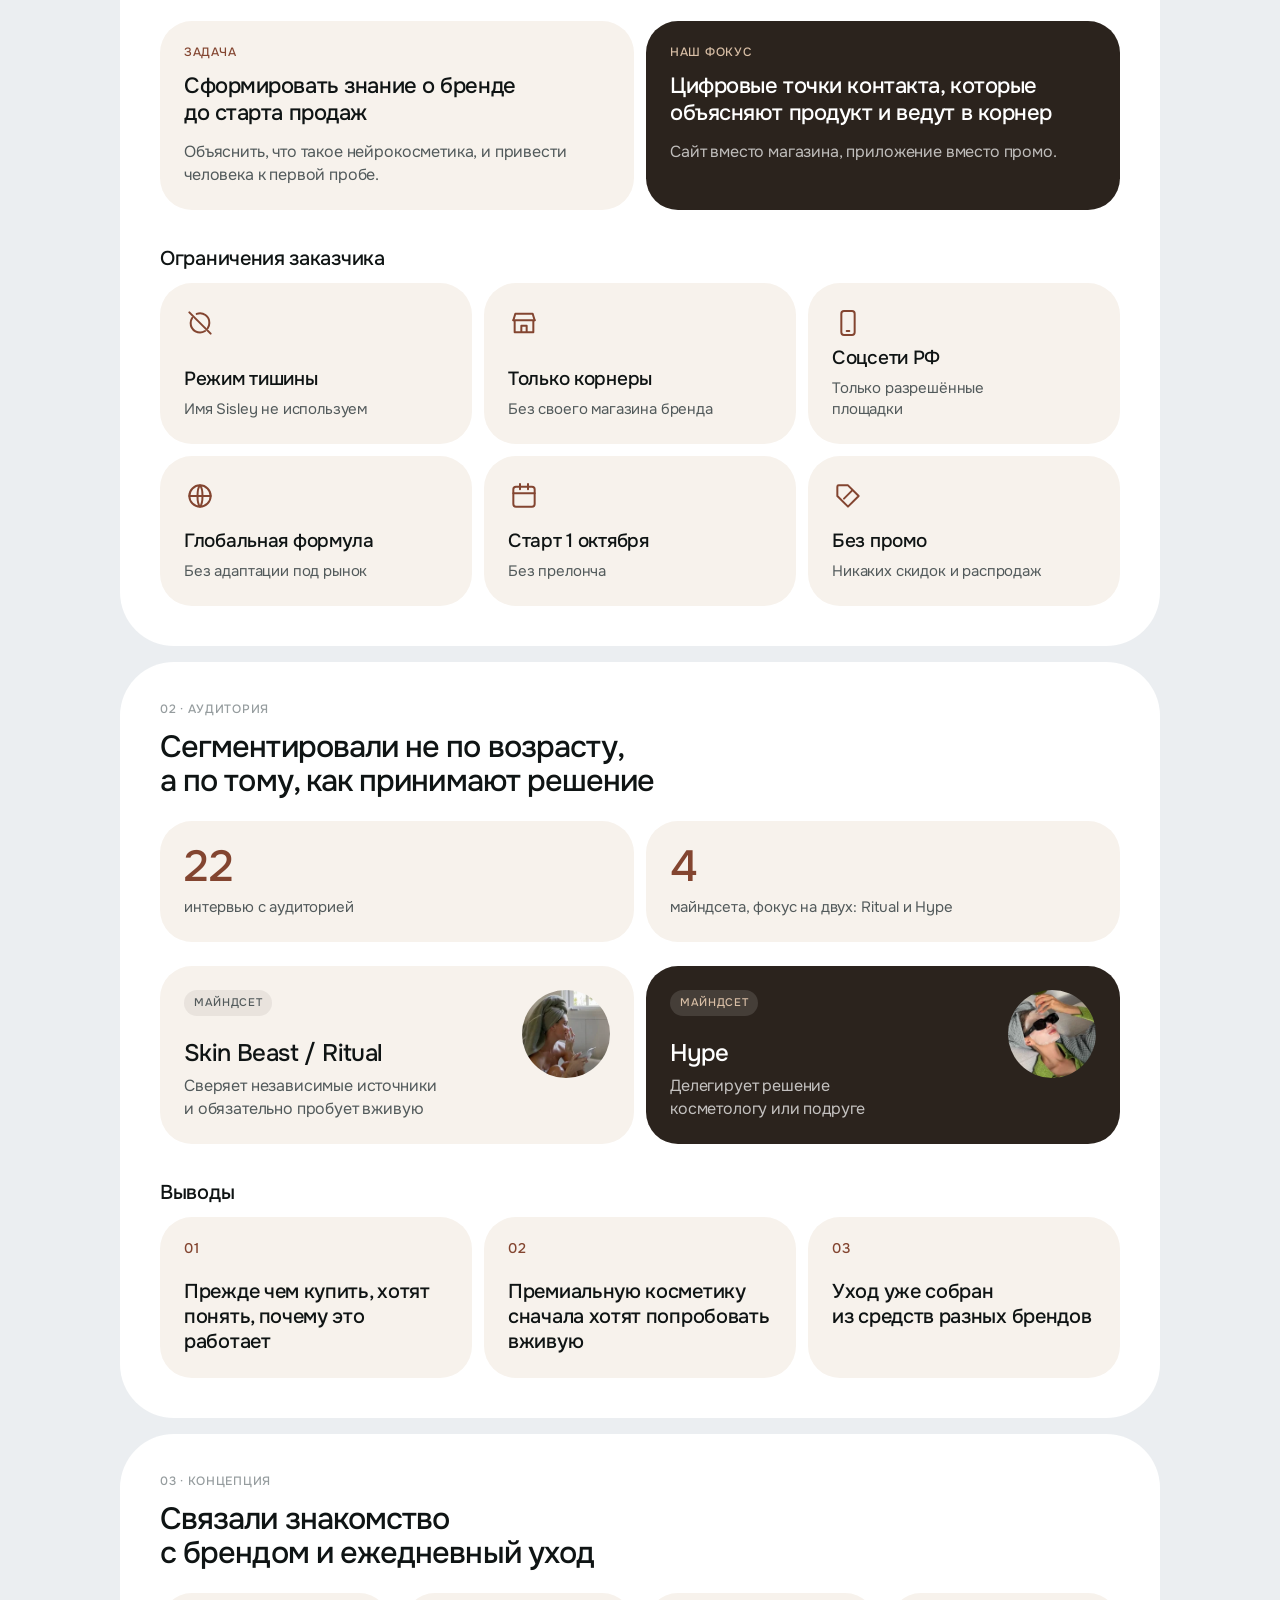
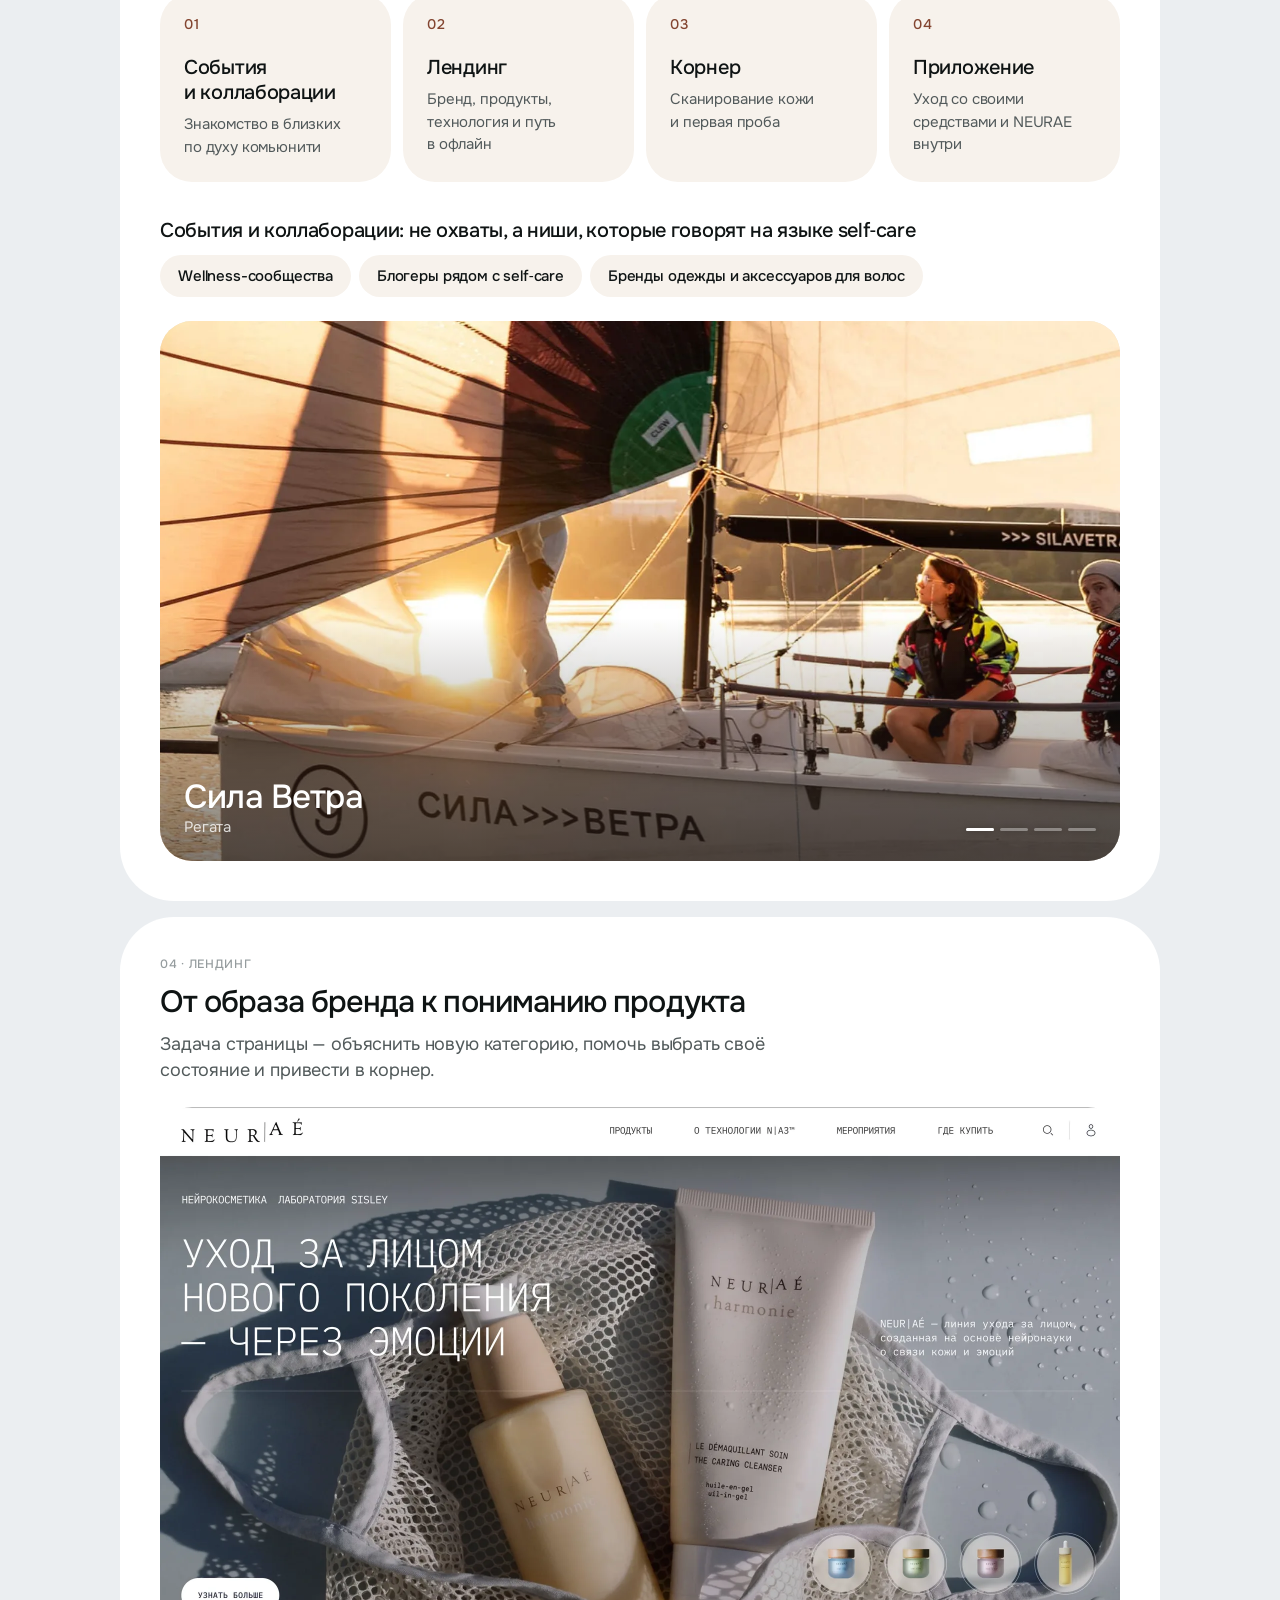
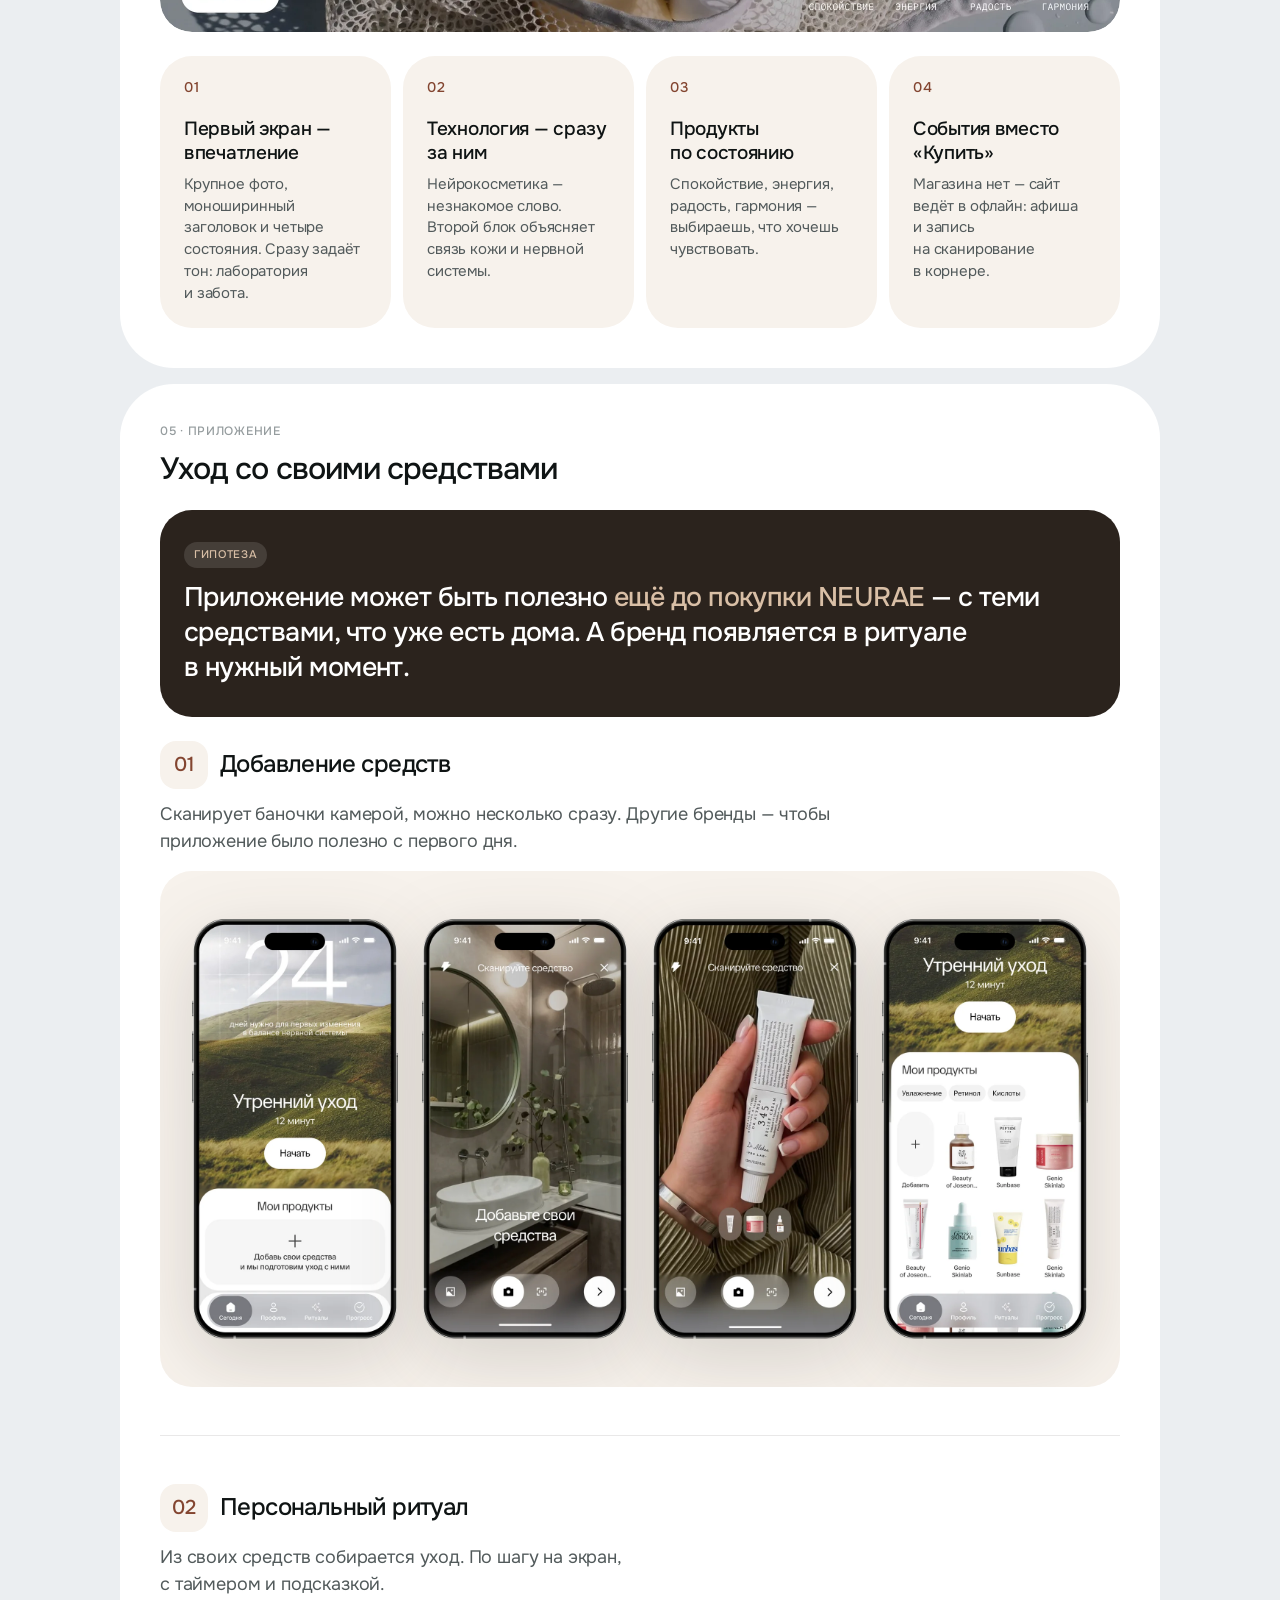
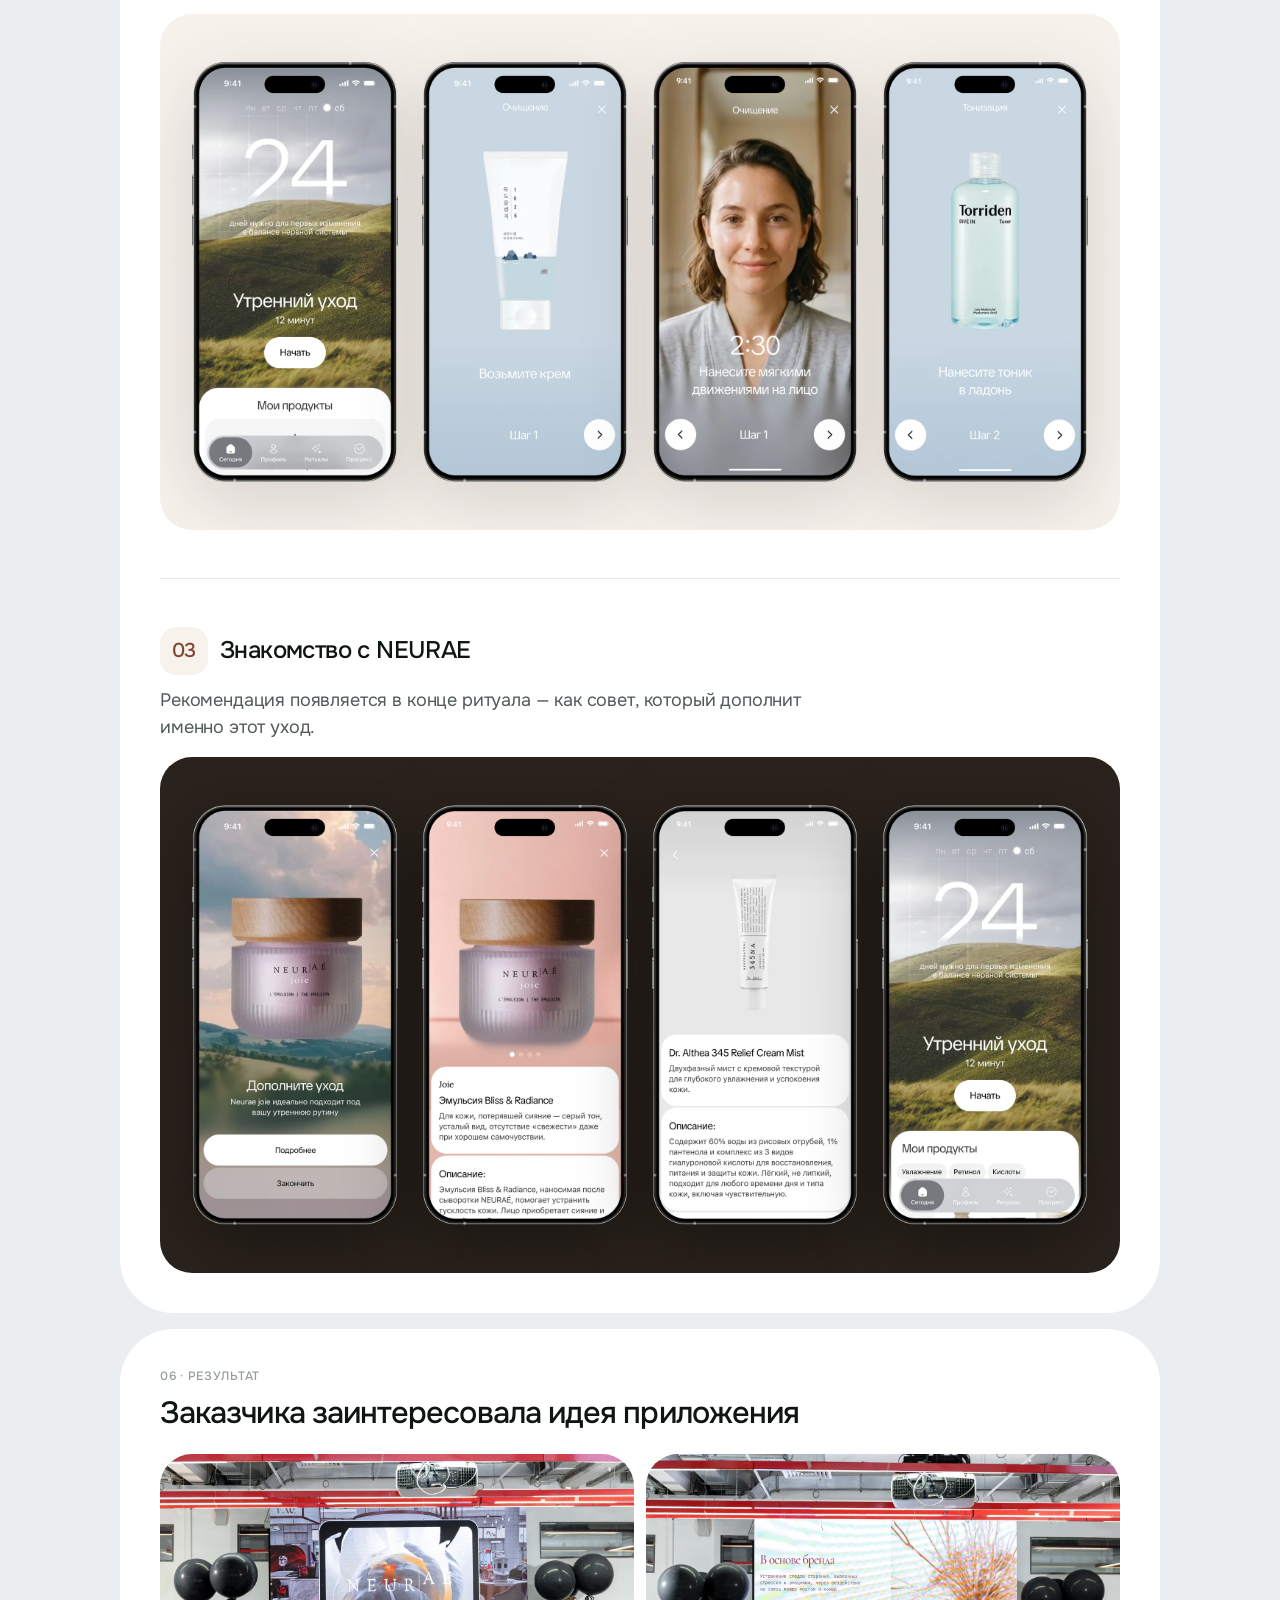
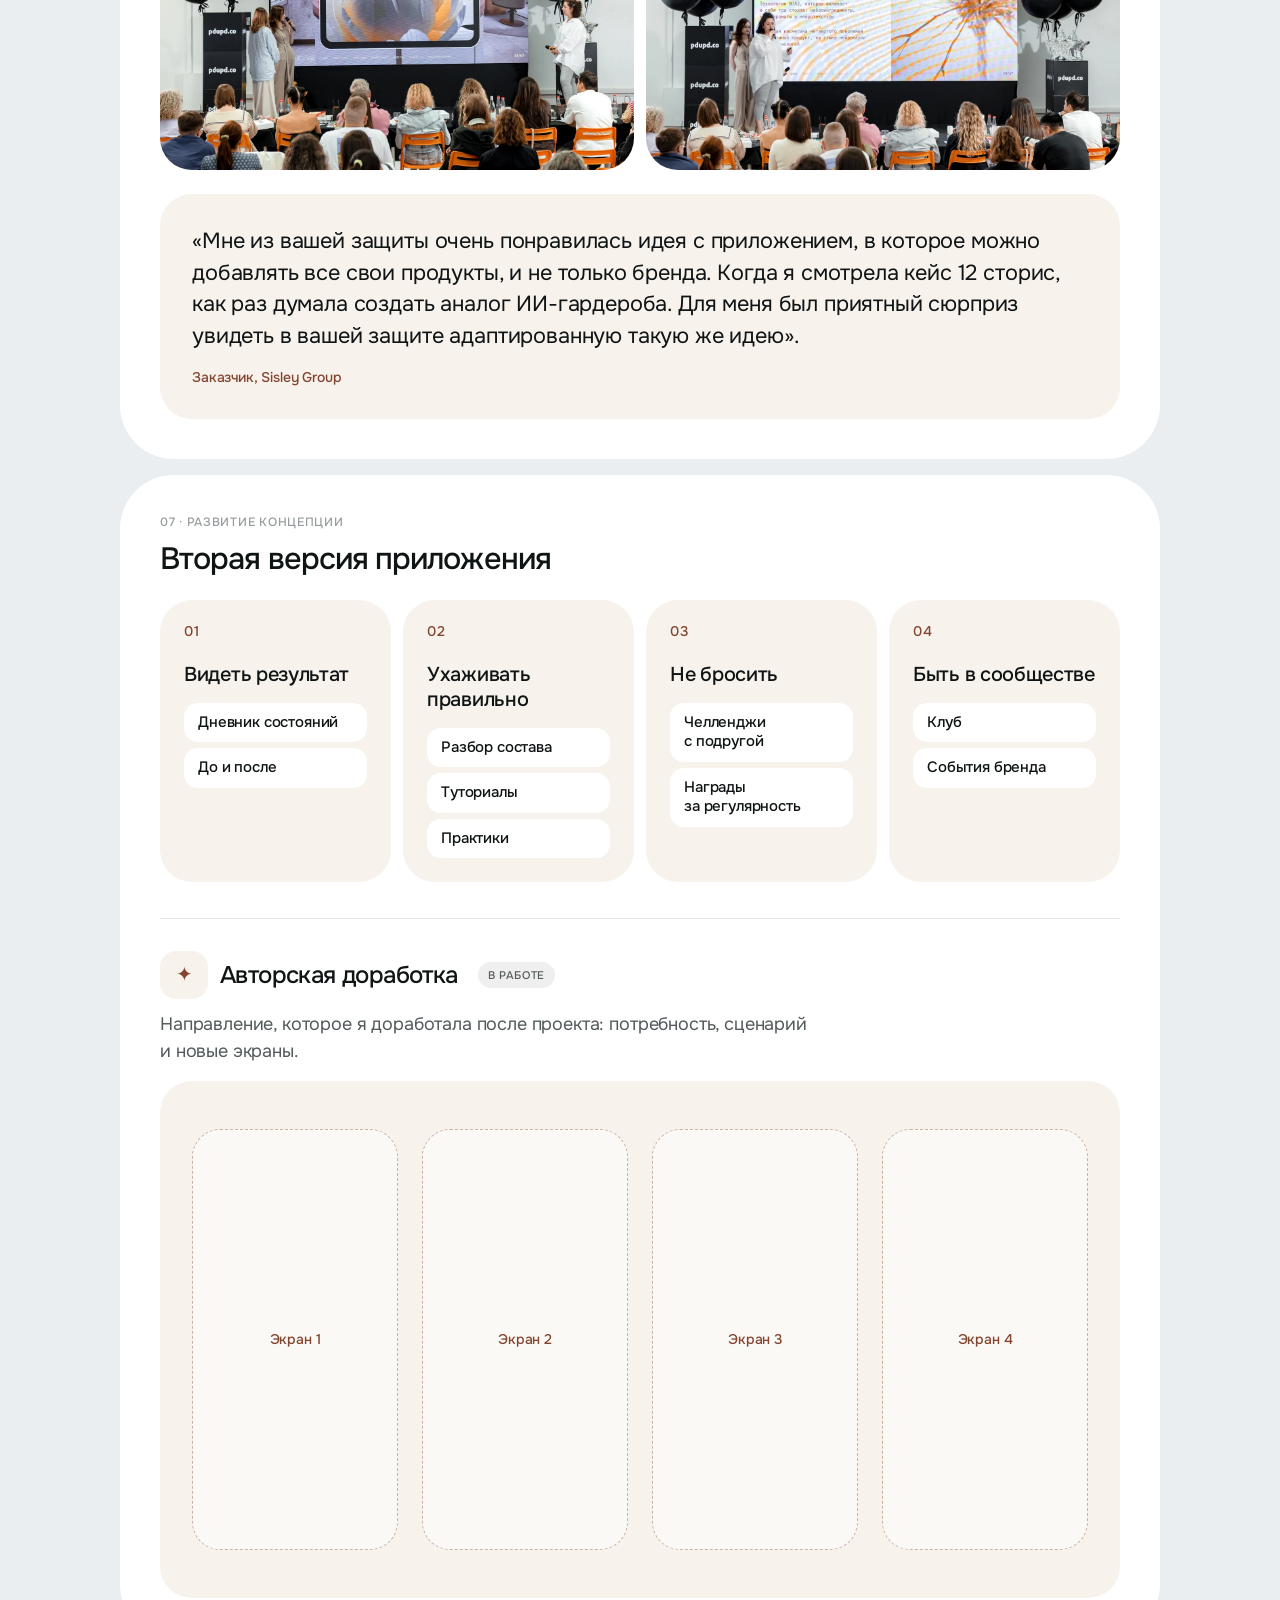
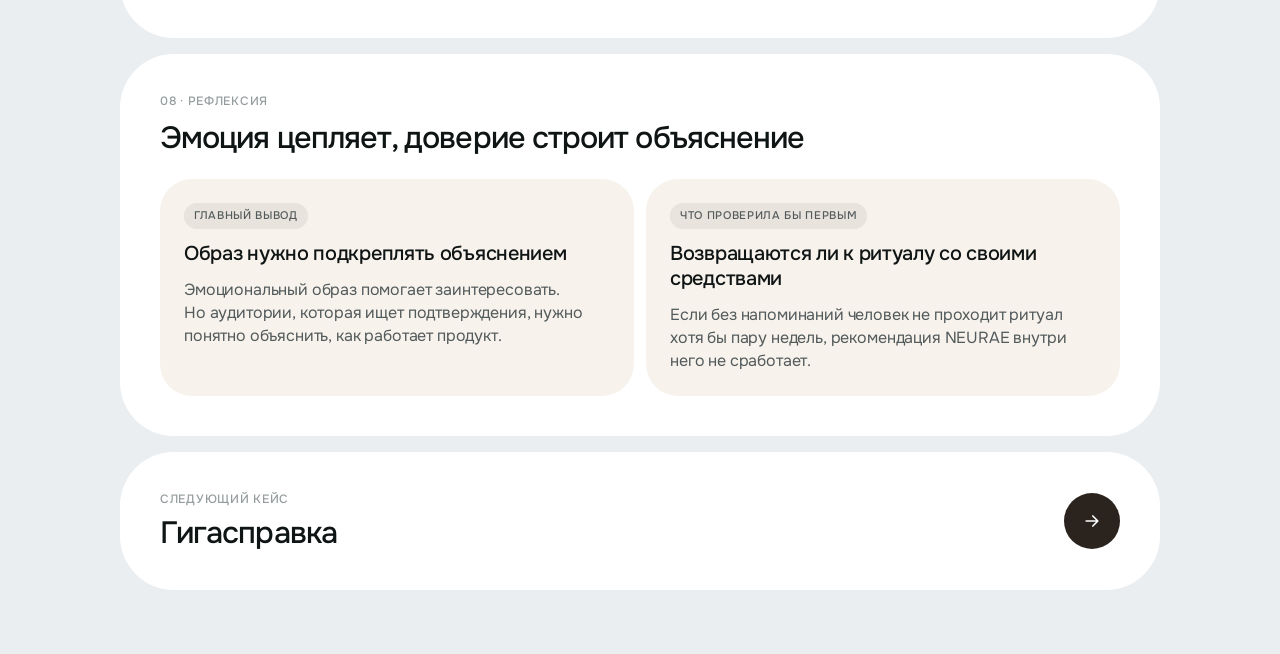
<file: neurae-v2.html>
<!doctype html>
<html lang="ru">
<head>
  <meta charset="utf-8">
  <meta name="viewport" content="width=device-width, initial-scale=1, viewport-fit=cover">
  <meta name="robots" content="noindex">
  <title>NEURAE (черновик v2) — кейс Полины Ефремовой</title>
  <meta name="description" content="NEURAE для Sisley Group: цифровой опыт знакомства с брендом — лендинг и концепция мобильного приложения.">
  <link rel="preload" href="assets/fonts/onest-cyrillic.woff2" as="font" type="font/woff2" crossorigin>
  <link rel="stylesheet" href="css/v2.css?v=77">
  <link rel="stylesheet" href="css/case.css?v=71">
  <link rel="stylesheet" href="css/neurae.css?v=16">
  <link rel="stylesheet" href="css/neurae-v2.css?v=5">
</head>
<body class="theme-ne">
<div class="wrap">

  <nav class="crumbs" aria-label="Навигация">
    <a href="index.html" onclick="if(document.referrer&&new URL(document.referrer).origin===location.origin){history.back();return false}"><svg width="16" height="16" viewBox="0 0 24 24" fill="none" stroke="currentColor" stroke-width="2" stroke-linecap="round" stroke-linejoin="round" aria-hidden="true"><path d="M15 18l-6-6 6-6"/></svg>Главная</a>
    <span class="sep">/</span><span>NEURAE</span>
  </nav>

  <!-- 1. Обложка -->
  <header class="head hero card">
    <div class="top"><div class="tags"><span>Research</span><span>Web</span><span>Mobile</span><span>Sisley Group</span></div></div>
    <span class="ne-mark" aria-hidden="true">NEURAE</span>
    <h1>NEURAE</h1>
    <p class="lead">Цифровой опыт знакомства с&nbsp;нейрокосметическим брендом: лендинг и&nbsp;концепция мобильного приложения.</p>
    <dl class="meta">
      <div><dt>Контекст</dt><dd>Коммерческий проект <br>для&nbsp;Sisley Group в&nbsp;БВШД</dd></div>
      <div><dt>Срок</dt><dd>2&nbsp;месяца</dd></div>
      <div><dt>Команда</dt><dd>4–6&nbsp;человек</dd></div>
      <div><dt>Год</dt><dd>2026</dd></div>
    </dl>
    <figure class="shot ne-hero"><img src="assets/img/neurae/landing-1.webp" alt="Лендинг и приложение NEURAE" width="1920" height="1054"><span class="ne-hero-ph" aria-hidden="true"><img src="assets/img/neurae/home-1.webp" alt="" width="560" height="1142"><img src="assets/img/neurae/offer.webp" alt="" width="560" height="1142"></span></figure>
  </header>

  <!-- Мой вклад -->
  <section class="sec card ne-tight" id="role">
    <header><span class="eyebrow">Мой вклад</span><h2>Отвечала за&nbsp;все цифровые точки контакта с&nbsp;брендом</h2></header>
    <div class="n2-role">
      <a class="n2-role-item" href="#research"><span class="n">01</span><b>Интервью и&nbsp;гипотезы</b><span>Провела интервью, сформулировала гипотезы, участвовала в&nbsp;концепции</span></a>
      <a class="n2-role-item" href="#landing"><span class="n">02</span><b>Лендинг</b><span>Структура, визуальная концепция, все экраны</span></a>
      <a class="n2-role-item" href="#app"><span class="n">03</span><b>Приложение</b><span>Сценарий и&nbsp;интерфейс</span></a>
      <div class="n2-role-item"><span class="n">04</span><b>Презентация</b><span>Структура и&nbsp;оформление для&nbsp;защиты</span></div>
    </div>
  </section>

  <!-- 2. Задача и ограничения -->
  <section class="sec card ne-tight">
    <header><span class="eyebrow"><span class="num">01</span>&nbsp;· Задача и&nbsp;ограничения</span><h2>Познакомить Россию с&nbsp;новой категорией&nbsp;— без&nbsp;своего магазина</h2></header>
    <div class="n2-tf">
      <div><span class="lbl">Задача</span><b>Сформировать знание о&nbsp;бренде до&nbsp;старта продаж</b><span>Объяснить, что&nbsp;такое нейрокосметика, и&nbsp;привести человека к&nbsp;первой пробе.</span></div>
      <div class="dark"><span class="lbl">Наш фокус</span><b>Цифровые точки контакта, которые объясняют продукт и&nbsp;ведут в&nbsp;корнер</b><span>Сайт вместо магазина, приложение вместо промо.</span></div>
    </div>
    <h3 class="n2-sub-h">Ограничения заказчика</h3>
    <div class="ne-future ne-rules2">
      <div class="ne-idea"><svg viewBox="0 0 24 24" fill="none" stroke="currentColor" stroke-width="1.5" stroke-linecap="round" stroke-linejoin="round" aria-hidden="true"><path d="M4 4l16 16"/><path d="M9.5 5.2A7 7 0 0 1 19 12a7 7 0 0 1-1.2 3.9M15.8 18A7 7 0 0 1 5 12c0-1.4.4-2.7 1.1-3.8"/></svg><b>Режим тишины</b><span>Имя Sisley не&nbsp;используем</span></div>
      <div class="ne-idea"><svg viewBox="0 0 24 24" fill="none" stroke="currentColor" stroke-width="1.5" stroke-linecap="round" stroke-linejoin="round" aria-hidden="true"><path d="M4 10l1.5-5h13L20 10"/><path d="M5 10v9h14v-9M4 10h16M10 19v-5h4v5"/></svg><b>Только корнеры</b><span>Без своего магазина бренда</span></div>
      <div class="ne-idea"><svg viewBox="0 0 24 24" fill="none" stroke="currentColor" stroke-width="1.5" stroke-linecap="round" stroke-linejoin="round" aria-hidden="true"><rect x="7" y="3" width="10" height="18" rx="2"/><path d="M11 18h2"/></svg><b>Соцсети РФ</b><span>Только разрешённые площадки</span></div>
      <div class="ne-idea"><svg viewBox="0 0 24 24" fill="none" stroke="currentColor" stroke-width="1.5" stroke-linecap="round" stroke-linejoin="round" aria-hidden="true"><circle cx="12" cy="12" r="8"/><path d="M4 12h16M12 4c2.5 2.5 2.5 13.5 0 16M12 4c-2.5 2.5-2.5 13.5 0 16"/></svg><b>Глобальная формула</b><span>Без адаптации под&nbsp;рынок</span></div>
      <div class="ne-idea"><svg viewBox="0 0 24 24" fill="none" stroke="currentColor" stroke-width="1.5" stroke-linecap="round" stroke-linejoin="round" aria-hidden="true"><rect x="4" y="5" width="16" height="15" rx="2"/><path d="M4 10h16M9 3v4M15 3v4"/></svg><b>Старт 1&nbsp;октября</b><span>Без прелонча</span></div>
      <div class="ne-idea"><svg viewBox="0 0 24 24" fill="none" stroke="currentColor" stroke-width="1.5" stroke-linecap="round" stroke-linejoin="round" aria-hidden="true"><path d="M4 12V5a1 1 0 0 1 1-1h7l8 8-8 8-8-8z"/><path d="M9 14l6-6"/></svg><b>Без промо</b><span>Никаких скидок и&nbsp;распродаж</span></div>
    </div>
  </section>

  <!-- 3. Аудитория -->
  <section class="sec card ne-tight" id="research">
    <header><span class="eyebrow"><span class="num">02</span>&nbsp;· Аудитория</span><h2>Сегментировали не&nbsp;по&nbsp;возрасту, а&nbsp;по&nbsp;тому, как&nbsp;принимают решение</h2></header>
    <div class="n2-res">
      <div><b>22</b><span>интервью с&nbsp;аудиторией</span></div>
      <div><b>4</b><span>майндсета, фокус на&nbsp;двух: Ritual и&nbsp;Hype</span></div>
    </div>
    <div class="ne-two">
      <div class="ne-mind"><span class="ne-pill">Майндсет</span><span class="ava"><img src="assets/img/neurae/ava-ritual.webp" alt="" width="200" height="200" loading="lazy"></span><h4>Skin Beast / Ritual</h4><p>Сверяет независимые источники <br>и&nbsp;обязательно пробует вживую</p></div>
      <div class="ne-mind focus"><span class="ne-pill">Майндсет</span><span class="ava"><img src="assets/img/neurae/ava-hype.webp" alt="" width="200" height="200" loading="lazy"></span><h4>Hype</h4><p>Делегирует решение <br>косметологу или&nbsp;подруге</p></div>
    </div>
    <h3 class="n2-sub-h">Выводы</h3>
    <div class="n2-find">
      <div><span class="n">01</span><b>Прежде чем купить, хотят понять, почему это работает</b></div>
      <div><span class="n">02</span><b>Премиальную косметику сначала хотят попробовать вживую</b></div>
      <div><span class="n">03</span><b>Уход уже собран из&nbsp;средств разных брендов</b></div>
    </div>
  </section>

  <!-- 4. Концепция -->
  <section class="sec card ne-tight">
    <header><span class="eyebrow"><span class="num">03</span>&nbsp;· Концепция</span><h2>Связали знакомство с&nbsp;брендом и&nbsp;ежедневный уход</h2></header>
    <div class="n2-path">
      <div><span class="n">01</span><b>События и&nbsp;коллаборации</b><span>Знакомство в&nbsp;близких по&nbsp;духу комьюнити</span></div>
      <div><span class="n">02</span><b>Лендинг</b><span>Бренд, продукты, технология и&nbsp;путь в&nbsp;офлайн</span></div>
      <div><span class="n">03</span><b>Корнер</b><span>Сканирование кожи и&nbsp;первая проба</span></div>
      <div><span class="n">04</span><b>Приложение</b><span>Уход со&nbsp;своими средствами и&nbsp;NEURAE внутри</span></div>
    </div>
    <h3 class="n2-sub-h">События и&nbsp;коллаборации: не&nbsp;охваты, а&nbsp;ниши, которые говорят на&nbsp;языке self&#8209;care</h3>
    <div class="ne-theses"><span>Wellness-сообщества</span><span>Блогеры рядом с&nbsp;self&#8209;care</span><span>Бренды одежды и&nbsp;аксессуаров для&nbsp;волос</span></div>
    <div class="ne-slides" data-slides aria-roledescription="карусель" aria-label="Коллаборации">
      <figure class="on"><img src="assets/img/neurae/collab-silaveta.webp" alt="Яхтинг-клуб «Сила Ветра»: команда на яхте на закате" loading="lazy" width="1600" height="1350"><figcaption><b>Сила Ветра</b>Регата</figcaption></figure>
      <figure><img src="assets/img/neurae/collab-solovyi.webp" alt="Баня «Соловьи»: банная шапка, кувшин и полотенце" loading="lazy" width="1200" height="1350"><figcaption><b>Соловьи</b>Парение в&nbsp;бане</figcaption></figure>
      <figure><img src="assets/img/neurae/collab-smstretching.webp" alt="Студия SMStretching: зал с реформерами для пилатеса" loading="lazy" width="1600" height="1538"><figcaption><b>SMStretching</b>Студия растяжки и&nbsp;пилатеса</figcaption></figure>
      <figure><img src="assets/img/neurae/collab-dinner.webp" alt="Закатный бранч: сервированный стол среди подсолнухов" loading="lazy" width="1600" height="1350"><figcaption><b>Закатный бранч</b>Вечер о&nbsp;ритуалах и&nbsp;уходе за&nbsp;собой</figcaption></figure>
      <div class="sbars" role="group" aria-label="Слайды"><button type="button" aria-label="Сила Ветра" class="on"><i></i></button><button type="button" aria-label="Соловьи"><i></i></button><button type="button" aria-label="SMStretching"><i></i></button><button type="button" aria-label="Закатный бранч"><i></i></button></div>
    </div>
  </section>

  <!-- 5. Лендинг -->
  <section class="sec card ne-tight" id="landing">
    <header><span class="eyebrow"><span class="num">04</span>&nbsp;· Лендинг</span><h2>От&nbsp;образа бренда к&nbsp;пониманию продукта</h2></header>
    <p class="ne-lead">Задача страницы&nbsp;— объяснить новую категорию, помочь выбрать своё состояние и&nbsp;привести в&nbsp;корнер.</p>
    <div class="ne-browser">
      <div class="ne-view" data-scroll><div class="ne-page">
        <img src="assets/img/neurae/landing-1.webp" alt="Первый экран: уход за лицом нового поколения через эмоции" loading="eager" width="1920" height="1054">
        <img src="assets/img/neurae/landing-2.webp" alt="Технология N|A3: доказанная связь кожи и мозга" width="1920" height="1051">
        <img src="assets/img/neurae/landing-3.webp" alt="Продукты: четыре состояния" width="1920" height="1051">
        <img src="assets/img/neurae/landing-4.webp" alt="Что ты хочешь чувствовать сегодня: практики" width="1920" height="1051">
        <img src="assets/img/neurae/landing-5.webp" alt="Афиша мероприятий" width="1920" height="964">
        <img src="assets/img/neurae/landing-6.webp" alt="Тестирование: узнай, что происходит с твоей кожей" width="1920" height="1051">
      </div></div>
    </div>
    <div class="n2-why4">
      <div><span class="n">01</span><b>Первый экран&nbsp;— впечатление</b><span>Крупное фото, моноширинный заголовок и&nbsp;четыре состояния. Сразу задаёт тон: лаборатория и&nbsp;забота.</span></div>
      <div><span class="n">02</span><b>Технология&nbsp;— сразу за&nbsp;ним</b><span>Нейрокосметика&nbsp;— незнакомое слово. Второй блок объясняет связь кожи и&nbsp;нервной системы.</span></div>
      <div><span class="n">03</span><b>Продукты по&nbsp;состоянию</b><span>Спокойствие, энергия, радость, гармония&nbsp;— выбираешь, что&nbsp;хочешь чувствовать.</span></div>
      <div><span class="n">04</span><b>События вместо «Купить»</b><span>Магазина нет&nbsp;— сайт ведёт в&nbsp;офлайн: афиша и&nbsp;запись на&nbsp;сканирование в&nbsp;корнере.</span></div>
    </div>
  </section>

  <!-- 6. Приложение -->
  <section class="sec card ne-tight" id="app">
    <header><span class="eyebrow"><span class="num">05</span>&nbsp;· Приложение</span><h2>Уход со&nbsp;своими средствами</h2></header>
    <div class="n2-hyp"><span class="ne-pill">Гипотеза</span><p>Приложение может быть полезно <em>ещё до&nbsp;покупки NEURAE</em>&nbsp;— с&nbsp;теми средствами, что уже есть дома. А&nbsp;бренд появляется в&nbsp;ритуале в&nbsp;нужный момент.</p></div>
    <div class="modes">
      <div class="mode-panel">
        <h3 class="mode-title"><span class="mode-n">01</span>Добавление средств</h3>
        <p class="mode-desc">Сканирует баночки камерой, можно несколько сразу. Другие бренды&nbsp;— чтобы приложение было полезно с&nbsp;первого дня.</p>
        <div class="inner n2-sub"><img src="assets/img/neurae/home-2-empty.webp" alt="Пустая главная" width="560" height="1142"><img src="assets/img/neurae/scan-0-start.webp" alt="Камера" width="560" height="1142"><img src="assets/img/neurae/scan-4-three.webp" alt="Распознавание нескольких средств" width="560" height="1142"><img src="assets/img/neurae/products.webp" alt="Мои продукты" width="560" height="1142"></div>
      </div>
      <div class="mode-panel">
        <h3 class="mode-title"><span class="mode-n">02</span>Персональный ритуал</h3>
        <p class="mode-desc">Из&nbsp;своих средств собирается уход. По&nbsp;шагу на&nbsp;экран, с&nbsp;таймером и&nbsp;подсказкой.</p>
        <div class="inner n2-sub"><img src="assets/img/neurae/home-1.webp" alt="Ритуал дня" width="560" height="1142"><img src="assets/img/neurae/ritual-1-product.webp" alt="Шаг со своим средством" width="560" height="1142"><img src="assets/img/neurae/ritual-1-face.webp" alt="Таймер и подсказка" width="560" height="1142"><img src="assets/img/neurae/ritual-2-product.webp" alt="Следующий шаг" width="560" height="1142"></div>
      </div>
      <div class="mode-panel">
        <h3 class="mode-title"><span class="mode-n">03</span>Знакомство с&nbsp;NEURAE</h3>
        <p class="mode-desc">Рекомендация появляется в&nbsp;конце ритуала&nbsp;— как&nbsp;совет, который дополнит именно этот уход.</p>
        <div class="inner n2-sub dark"><img src="assets/img/neurae/offer.webp" alt="Предложение NEURAE после ритуала" width="560" height="1142"><img src="assets/img/neurae/offer-joie.webp" alt="Карточка NEURAE Joie" width="560" height="1142"><img src="assets/img/neurae/product-card.webp" alt="Карточка своего средства" width="560" height="1142"><img src="assets/img/neurae/home-3-products.webp" alt="Главная с продуктами" width="560" height="1142"></div>
      </div>
    </div>
  </section>

  <!-- 8. Результат -->
  <section class="sec card ne-tight">
    <header><span class="eyebrow"><span class="num">06</span>&nbsp;· Результат</span><h2>Заказчика заинтересовала идея приложения</h2></header>
    <div class="n2-photos">
      <figure><img src="assets/img/neurae/final-2.webp" alt="Показ приложения и корнера на большом экране" width="1400" height="934"></figure>
      <figure><img src="assets/img/neurae/final-1.webp" alt="Выступление команды на защите" width="1400" height="934"></figure>
    </div>
    <blockquote class="ne-review"><p>«Мне из&nbsp;вашей защиты очень понравилась идея с&nbsp;приложением, в&nbsp;которое можно добавлять все свои продукты, и&nbsp;не&nbsp;только бренда. Когда я&nbsp;смотрела кейс 12&nbsp;сторис, как&nbsp;раз думала создать аналог ИИ-гардероба. Для&nbsp;меня был приятный сюрприз увидеть в&nbsp;вашей защите адаптированную такую&nbsp;же идею».</p><cite>Заказчик, Sisley Group</cite></blockquote>
  </section>

  <!-- 9. Вторая версия -->
  <section class="sec card ne-tight">
    <header><span class="eyebrow"><span class="num">07</span>&nbsp;· Развитие концепции</span><h2>Вторая версия приложения</h2></header>
    <div class="n2-v2">
      <div><span class="n">01</span><b>Видеть результат</b><span><i class="item">Дневник состояний</i><i class="item">До&nbsp;и&nbsp;после</i></span></div>
      <div><span class="n">02</span><b>Ухаживать правильно</b><span><i class="item">Разбор состава</i><i class="item">Туториалы</i><i class="item">Практики</i></span></div>
      <div><span class="n">03</span><b>Не&nbsp;бросить</b><span><i class="item">Челленджи с&nbsp;подругой</i><i class="item">Награды за&nbsp;регулярность</i></span></div>
      <div><span class="n">04</span><b>Быть в&nbsp;сообществе</b><span><i class="item">Клуб</i><i class="item">События бренда</i></span></div>
    </div>
    <div class="mode-panel">
      <h3 class="mode-title"><span class="mode-n">✦</span>Авторская доработка <span class="ne-pill n2-wip">В&nbsp;работе</span></h3>
      <p class="mode-desc">Направление, которое я&nbsp;доработала после проекта: потребность, сценарий и&nbsp;новые экраны.</p>
      <div class="inner n2-sub"><span class="n2-ph-phone">Экран 1</span><span class="n2-ph-phone">Экран 2</span><span class="n2-ph-phone">Экран 3</span><span class="n2-ph-phone">Экран 4</span></div>
    </div>
  </section>

  <!-- 10. Рефлексия -->
  <section class="sec card ne-tight">
    <header><span class="eyebrow"><span class="num">08</span>&nbsp;· Рефлексия</span><h2>Эмоция цепляет, доверие строит объяснение</h2></header>
    <div class="ne-flow">
      <div class="ne-step"><span class="ne-pill">Главный вывод</span><h4>Образ нужно подкреплять объяснением</h4><p>Эмоциональный образ помогает заинтересовать. Но&nbsp;аудитории, которая ищет подтверждения, нужно понятно объяснить, как&nbsp;работает продукт.</p></div>
      <div class="ne-step"><span class="ne-pill">Что проверила&nbsp;бы первым</span><h4>Возвращаются&nbsp;ли к&nbsp;ритуалу со&nbsp;своими средствами</h4><p>Если без&nbsp;напоминаний человек не&nbsp;проходит ритуал хотя&nbsp;бы пару недель, рекомендация NEURAE внутри него не&nbsp;сработает.</p></div>
    </div>
  </section>

  <!-- Следующий кейс -->
  <a class="next card" href="giga-case.html">
    <div><span class="eyebrow">Следующий кейс</span><b>Гигасправка</b></div>
    <span class="arrow" aria-hidden="true"><svg width="20" height="20" viewBox="0 0 24 24" fill="none" stroke="currentColor" stroke-width="2" stroke-linecap="round" stroke-linejoin="round"><path d="M5 12h14M13 6l6 6-6 6"/></svg></span>
  </a>

</div>
<div class="m-prog" id="mProg"><i></i></div>
<nav class="m-bar" id="mBar" aria-label="Навигация по кейсу">
  <div class="m-tabs">
    <a href="index.html" data-t="home"><svg width="20" height="20" viewBox="0 0 24 24" fill="none" stroke="currentColor" stroke-width="2" stroke-linecap="round" stroke-linejoin="round"><path d="M3 11l9-7 9 7v9a1 1 0 0 1-1 1h-5v-6H9v6H4a1 1 0 0 1-1-1z"/></svg>Главная</a>
    <a href="#role" data-t="solution"><svg width="20" height="20" viewBox="0 0 24 24" fill="none" stroke="currentColor" stroke-width="2" stroke-linecap="round" stroke-linejoin="round"><path d="M12 3l2.5 5.5L20 11l-5.5 2.5L12 19l-2.5-5.5L4 11l5.5-2.5z"/></svg>Мой вклад</a>
    <button type="button" data-t="top" id="mUp"><svg width="20" height="20" viewBox="0 0 24 24" fill="none" stroke="currentColor" stroke-width="2.2" stroke-linecap="round" stroke-linejoin="round"><path d="M12 19V5M6 11l6-6 6 6"/></svg>Наверх</button>
  </div>
  <a class="m-hire" href="https://t.me/polly_uiux" target="_blank" rel="noopener">Нанять</a>
</nav>
<button class="to-top" type="button" aria-label="Наверх"><svg width="22" height="22" viewBox="0 0 24 24" fill="none" stroke="currentColor" stroke-width="2.2" stroke-linecap="round" stroke-linejoin="round" aria-hidden="true"><path d="M12 19V5M6 11l6-6 6 6"/></svg></button>
<script>
(function(){
  var b=document.querySelector('.to-top');if(!b)return;
  function upd(){b.classList.toggle('on',scrollY>innerHeight*.8)}
  addEventListener('scroll',upd,{passive:true});upd();
  b.addEventListener('click',function(){var r=matchMedia('(prefers-reduced-motion: reduce)').matches;scrollTo({top:0,behavior:r?'auto':'smooth'})});
})();
(function(){
  var mq=matchMedia('(max-width:760px)'),bar=document.getElementById('mBar'),pr=document.querySelector('#mProg i'),hero=document.querySelector('.hero');
  function upd(){var h=document.documentElement.scrollHeight-innerHeight;pr.style.transform='scaleX('+(h>0?scrollY/h:0)+')';
    bar.classList.toggle('on',mq.matches&&hero.getBoundingClientRect().bottom<0)}
  addEventListener('scroll',upd,{passive:true});addEventListener('resize',upd);upd();
  document.getElementById('mUp').addEventListener('click',function(){scrollTo({top:0,behavior:'smooth'})});
  bar.querySelector('[data-t=solution]').addEventListener('click',function(e){e.preventDefault();var el=document.getElementById('role');scrollTo({top:el.getBoundingClientRect().top+scrollY-64,behavior:'smooth'})});
})();
/* лендинг: страница листается по экранам с паузой, пока окно видно */
document.querySelectorAll('[data-scroll]').forEach(function(v){
  var page=v.querySelector('.ne-page'),im=[].slice.call(page.children),i=0,t=null,vis=false;
  var reduce=matchMedia('(prefers-reduced-motion: reduce)').matches;
  function go(n){i=(n+im.length)%im.length;var max=page.scrollHeight-v.clientHeight;page.style.transform='translateY('+(-Math.min(im[i].offsetTop,max))+'px)';
    clearTimeout(t);if(vis&&!reduce)t=setTimeout(function(){go(i+1)},i===im.length-1?3600:2800)}
  new IntersectionObserver(function(e){vis=e[0].isIntersecting;if(vis)go(i);else clearTimeout(t)},{threshold:.4}).observe(v);
  addEventListener('resize',function(){page.style.transition='none';go(i);requestAnimationFrame(function(){page.style.transition=''})});
  go(0);
});
/* коллаборации: фото листаются сами, полоски как сторис */
document.querySelectorAll('[data-slides]').forEach(function(box){
  var f=[].slice.call(box.querySelectorAll('figure')),d=[].slice.call(box.querySelectorAll('.sbars button')),i=0,t=null,vis=false,DUR=4500;
  var reduce=matchMedia('(prefers-reduced-motion: reduce)').matches;
  function show(n){i=(n+f.length)%f.length;f.forEach(function(x,k){x.classList.toggle('on',k===i)});
    var go=vis&&!reduce;d.forEach(function(x,k){x.classList.toggle('done',k<i);x.classList.toggle('on',k===i&&!go);x.classList.remove('run')});
    clearTimeout(t);if(go){void d[i].offsetWidth;d[i].style.setProperty('--dur',DUR+'ms');d[i].classList.add('run');t=setTimeout(function(){show(i+1)},DUR)}}
  d.forEach(function(x,k){x.addEventListener('click',function(){show(k)})});
  new IntersectionObserver(function(e){vis=e[0].isIntersecting;show(i)},{threshold:.4}).observe(box);
});
</script>
</body>
</html>
</file>
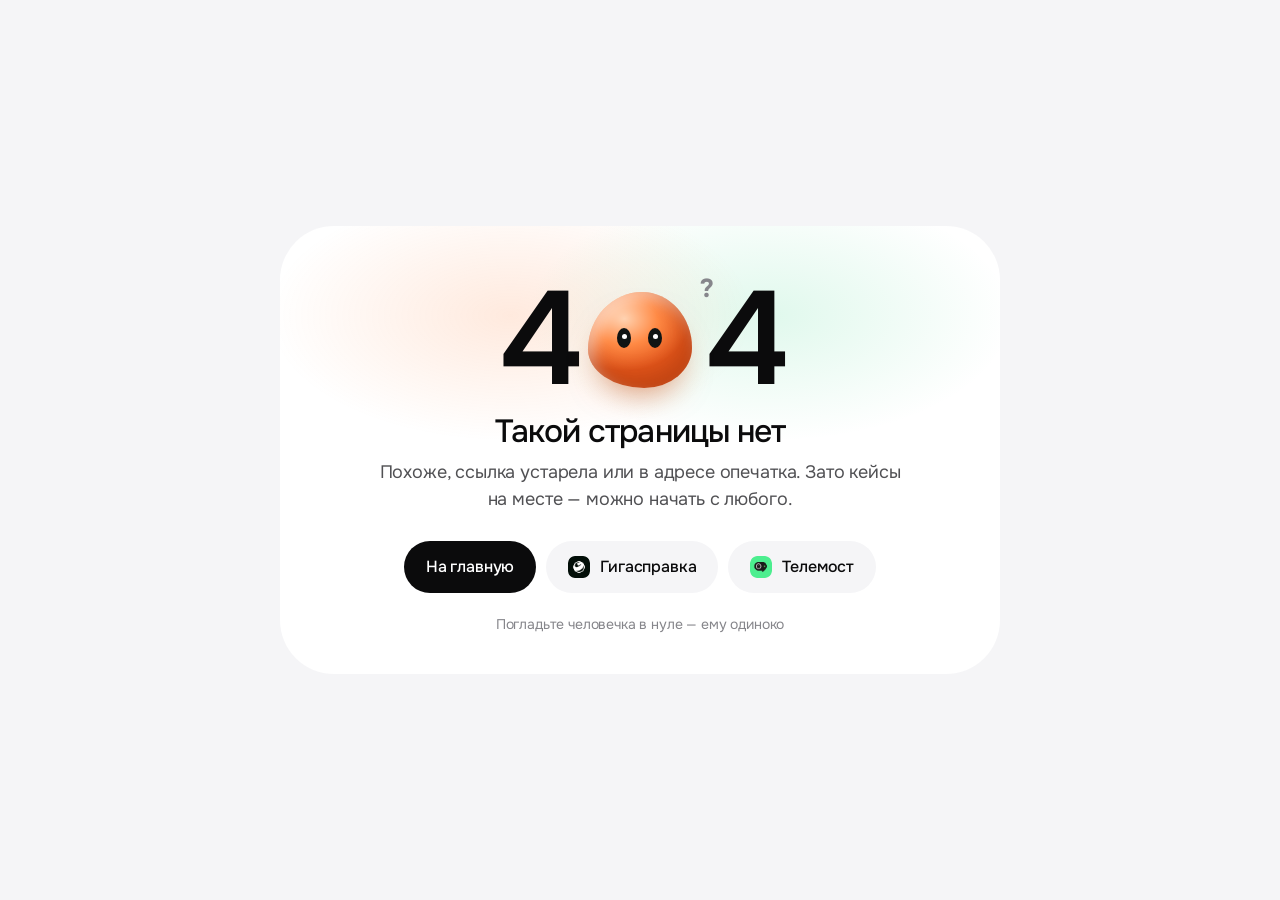
<file: proto-404.html>
<!doctype html>
<html lang="ru">
<head>
  <meta charset="utf-8">
  <meta name="viewport" content="width=device-width, initial-scale=1, viewport-fit=cover">
  <title>Страница потерялась — Полина Ефремова</title>
  <link rel="icon" href="assets/img/favicon.svg" type="image/svg+xml">
  <link rel="stylesheet" href="css/v2.css?v=78">
  <link rel="stylesheet" href="css/theme.css?v=8">
  <link rel="stylesheet" href="css/proto.css?v=1">
  <script>(function(){try{var t=localStorage.getItem("theme");if(!t)t=matchMedia("(prefers-color-scheme: dark)").matches?"dark":"light";document.documentElement.dataset.theme=t}catch(e){}})()</script>
  <style>
    body{min-height:100svh;display:flex;align-items:center;justify-content:center;padding:24px}
    .nf{width:min(720px,100%);background:var(--card);border-radius:var(--r);padding:48px 40px 40px;text-align:center;position:relative;overflow:hidden;isolation:isolate}
    .nf::before{content:"";position:absolute;inset:-20% -10% auto;height:80%;z-index:-1;
      background:radial-gradient(40% 50% at 35% 50%,rgba(255,122,48,.16),transparent 70%),radial-gradient(40% 50% at 65% 50%,rgba(63,214,140,.16),transparent 70%)}
    .code{font:600 132px/1 var(--font);letter-spacing:-.06em;display:flex;justify-content:center;align-items:center;gap:6px;margin:0 0 8px;color:var(--ink)}
    .code .z{display:inline-grid;place-items:center;width:118px;height:118px;cursor:pointer}
    h1{margin:0 0 10px;font:500 32px/1.1 var(--font);letter-spacing:-.03em}
    p{margin:0 auto 28px;max-width:30em;font:400 18px/1.5 var(--font);color:var(--ink-2)}
    .acts{display:flex;flex-wrap:wrap;gap:10px;justify-content:center}
    .acts a{display:inline-flex;align-items:center;gap:10px;height:52px;padding:0 22px;border-radius:999px;background:var(--chip);color:var(--ink);text-decoration:none;font:500 16px/1 var(--font);
      transition:transform .35s cubic-bezier(.34,1.56,.64,1),background .25s,color .25s}
    .acts a.main{background:var(--ink);color:var(--card)}
    .acts a:hover{transform:translateY(-3px)}.acts a.main:hover{background:#FF7A30;color:#fff}
    .acts img{width:22px;height:22px;border-radius:7px}
    .hint{margin-top:22px;font:400 14px/1.4 var(--font);color:var(--ink-3)}
    /* маскот вместо нуля */
    .pet{position:relative;width:104px;height:96px;transform-origin:50% 100%;animation:breathe 3.2s ease-in-out infinite}
    @keyframes breathe{50%{transform:scale(1.03,.97)}}
    .pet .body{position:absolute;inset:0;border-radius:52% 48% 46% 54%/60% 58% 42% 40%;background:radial-gradient(70% 60% at 35% 28%,#FFD2B0,#FF8A45 45%,#E2551A 90%);
      box-shadow:inset -8px -12px 20px rgba(120,30,0,.3),inset 6px 8px 14px rgba(255,255,255,.5),0 18px 30px -12px rgba(200,80,20,.55)}
    .pet .eye{position:absolute;top:38%;width:14px;height:20px;border-radius:50%;background:#0F1414;overflow:hidden;transition:height .12s,top .12s}
    .pet .eye::after{content:"";position:absolute;width:5px;height:5px;border-radius:50%;background:#fff;left:var(--ex,5px);top:var(--ey,6px)}
    .pet .eye.l{left:28%}.pet .eye.r{left:58%}
    .pet.blink .eye{height:3px;top:46%}
    .pet .q{position:absolute;right:-14px;top:-16px;font:700 26px/1 var(--font);color:var(--ink-3);animation:qbob 2.4s ease-in-out infinite}
    @keyframes qbob{50%{transform:translateY(-5px) rotate(10deg)}}
    .z:hover .pet{animation:hop .9s cubic-bezier(.34,1.56,.64,1)}
    @keyframes hop{0%{transform:none}25%{transform:scale(1.12,.86)}55%{transform:translateY(-22px) scale(.94,1.08)}80%{transform:scale(1.06,.95)}100%{transform:none}}
    .sp{position:fixed;font-size:16px;pointer-events:none;z-index:9;animation:fly .9s cubic-bezier(.2,.8,.2,1) forwards}
    @keyframes fly{to{transform:translate(var(--dx),var(--dy)) rotate(var(--r));opacity:0}}
    @media (max-width:760px){.nf{padding:36px 20px 28px;border-radius:32px}.code{font-size:96px}.code .z{width:90px;height:90px}.pet{transform:scale(.85)}h1{font-size:26px}p{font-size:16px}}
    @media (prefers-reduced-motion:reduce){*{animation:none!important}}
  </style>
</head>
<body>
  <main class="nf">
    <div class="code" aria-label="404">4<span class="z" id="z" title="Погладить"><span class="pet" id="pet"><span class="body"></span><i class="eye l"></i><i class="eye r"></i><span class="q">?</span></span></span>4</div>
    <h1>Такой страницы нет</h1>
    <p>Похоже, ссылка устарела или в&nbsp;адресе опечатка. Зато кейсы на&nbsp;месте&nbsp;— можно начать с&nbsp;любого.</p>
    <div class="acts">
      <a class="main" href="proto.html">На&nbsp;главную</a>
      <a href="giga-case.html"><img src="assets/img/giga/app-icon.png" alt="">Гигасправка</a>
      <a href="telemost-case.html"><img src="assets/img/telemost/app-icon.png" alt="">Телемост</a>
    </div>
    <div class="hint">Погладьте человечка в&nbsp;нуле&nbsp;— ему одиноко</div>
  </main>
  <script>
    var pet=document.getElementById('pet'),z=document.getElementById('z');
    addEventListener('pointermove',function(e){pet.querySelectorAll('.eye').forEach(function(ey){var r=ey.getBoundingClientRect(),a=Math.atan2(e.clientY-(r.top+r.height/2),e.clientX-(r.left+r.width/2));
      ey.style.setProperty('--ex',4.5+Math.cos(a)*4+'px');ey.style.setProperty('--ey',7+Math.sin(a)*6+'px')})});
    (function bl(){setTimeout(function(){pet.classList.add('blink');setTimeout(function(){pet.classList.remove('blink');bl()},140)},2200+Math.random()*2600)})();
    z.addEventListener('click',function(e){['✨','🧡','✦','⭐️','✨'].forEach(function(t,i){var s=document.createElement('span');s.className='sp';s.textContent=t;
      s.style.left=e.clientX+'px';s.style.top=e.clientY+'px';var a=-Math.PI/2+(i-2)*.6;s.style.setProperty('--dx',Math.cos(a)*80+'px');s.style.setProperty('--dy',Math.sin(a)*80+'px');s.style.setProperty('--r',(i*50-100)+'deg');
      document.body.appendChild(s);setTimeout(function(){s.remove()},950)})});
  </script>
  <script src="js/delight.js?v=3" defer></script>
</body>
</html>
</file>
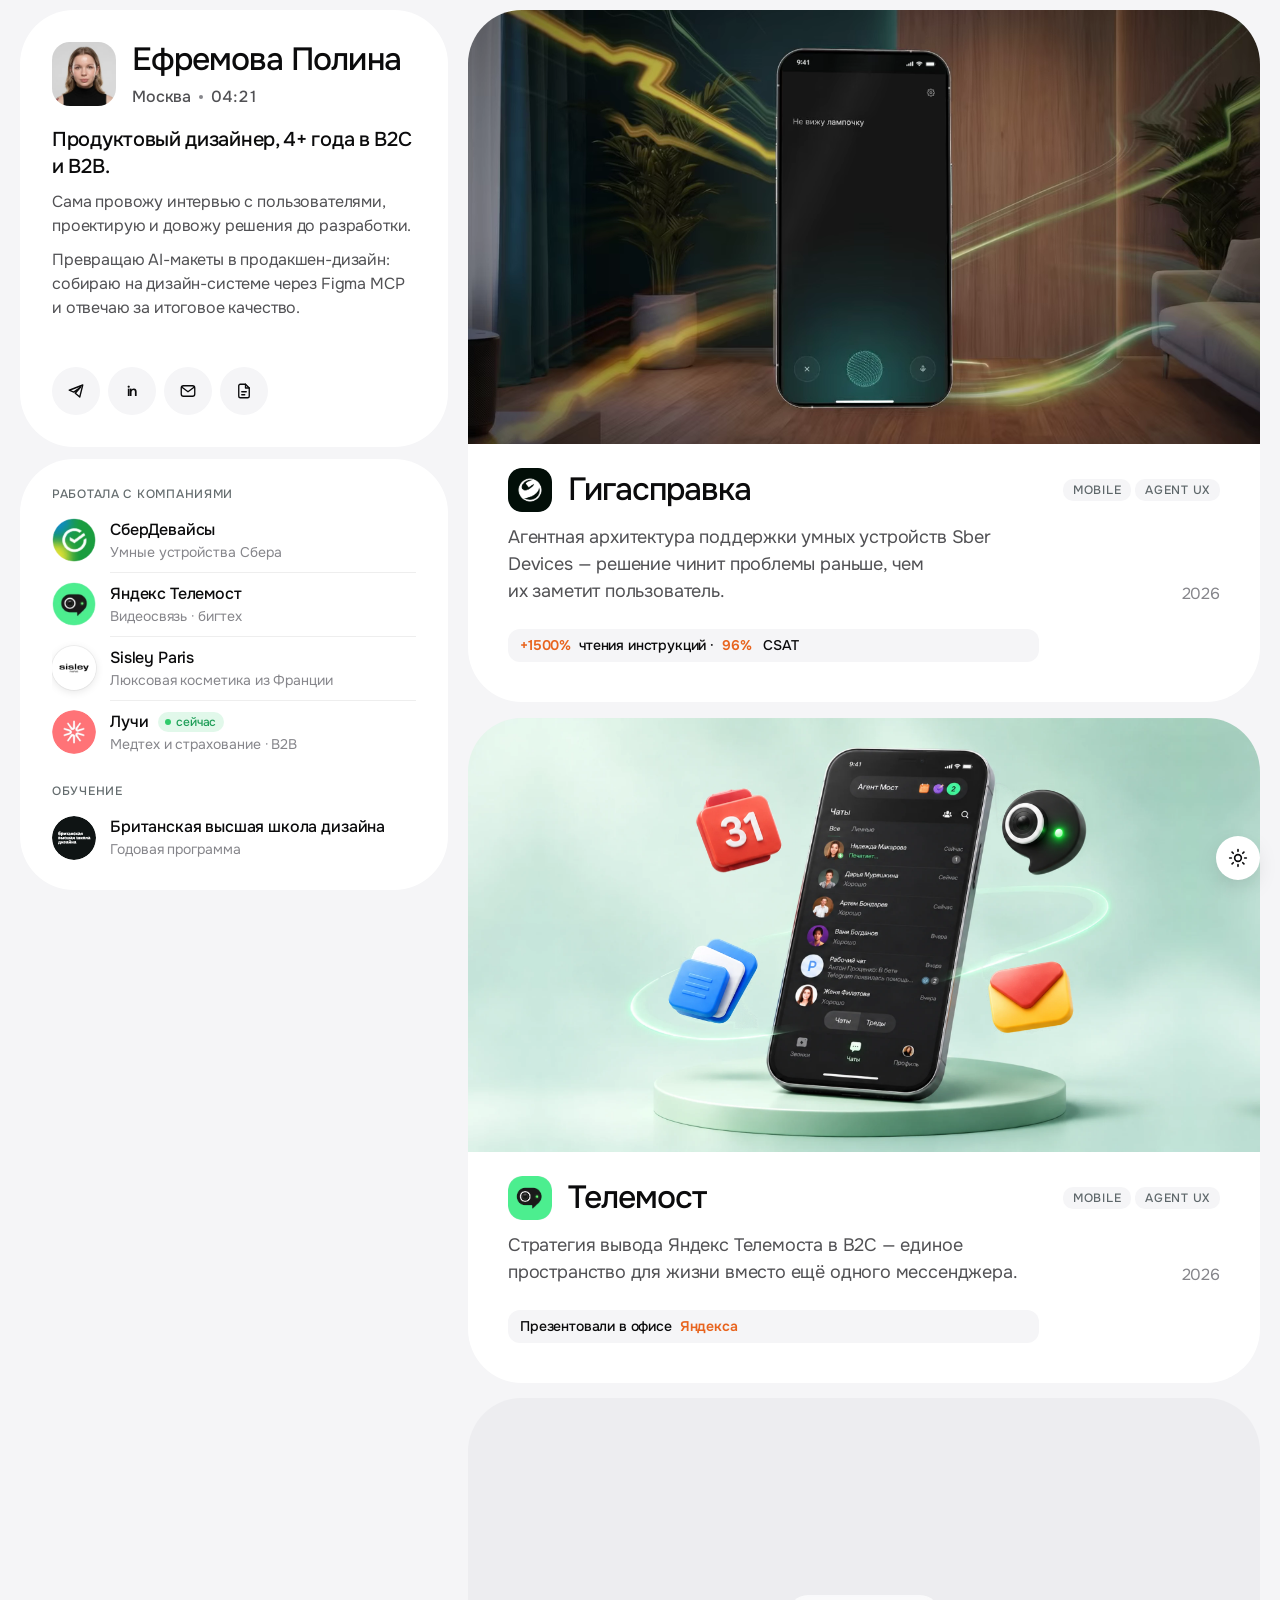
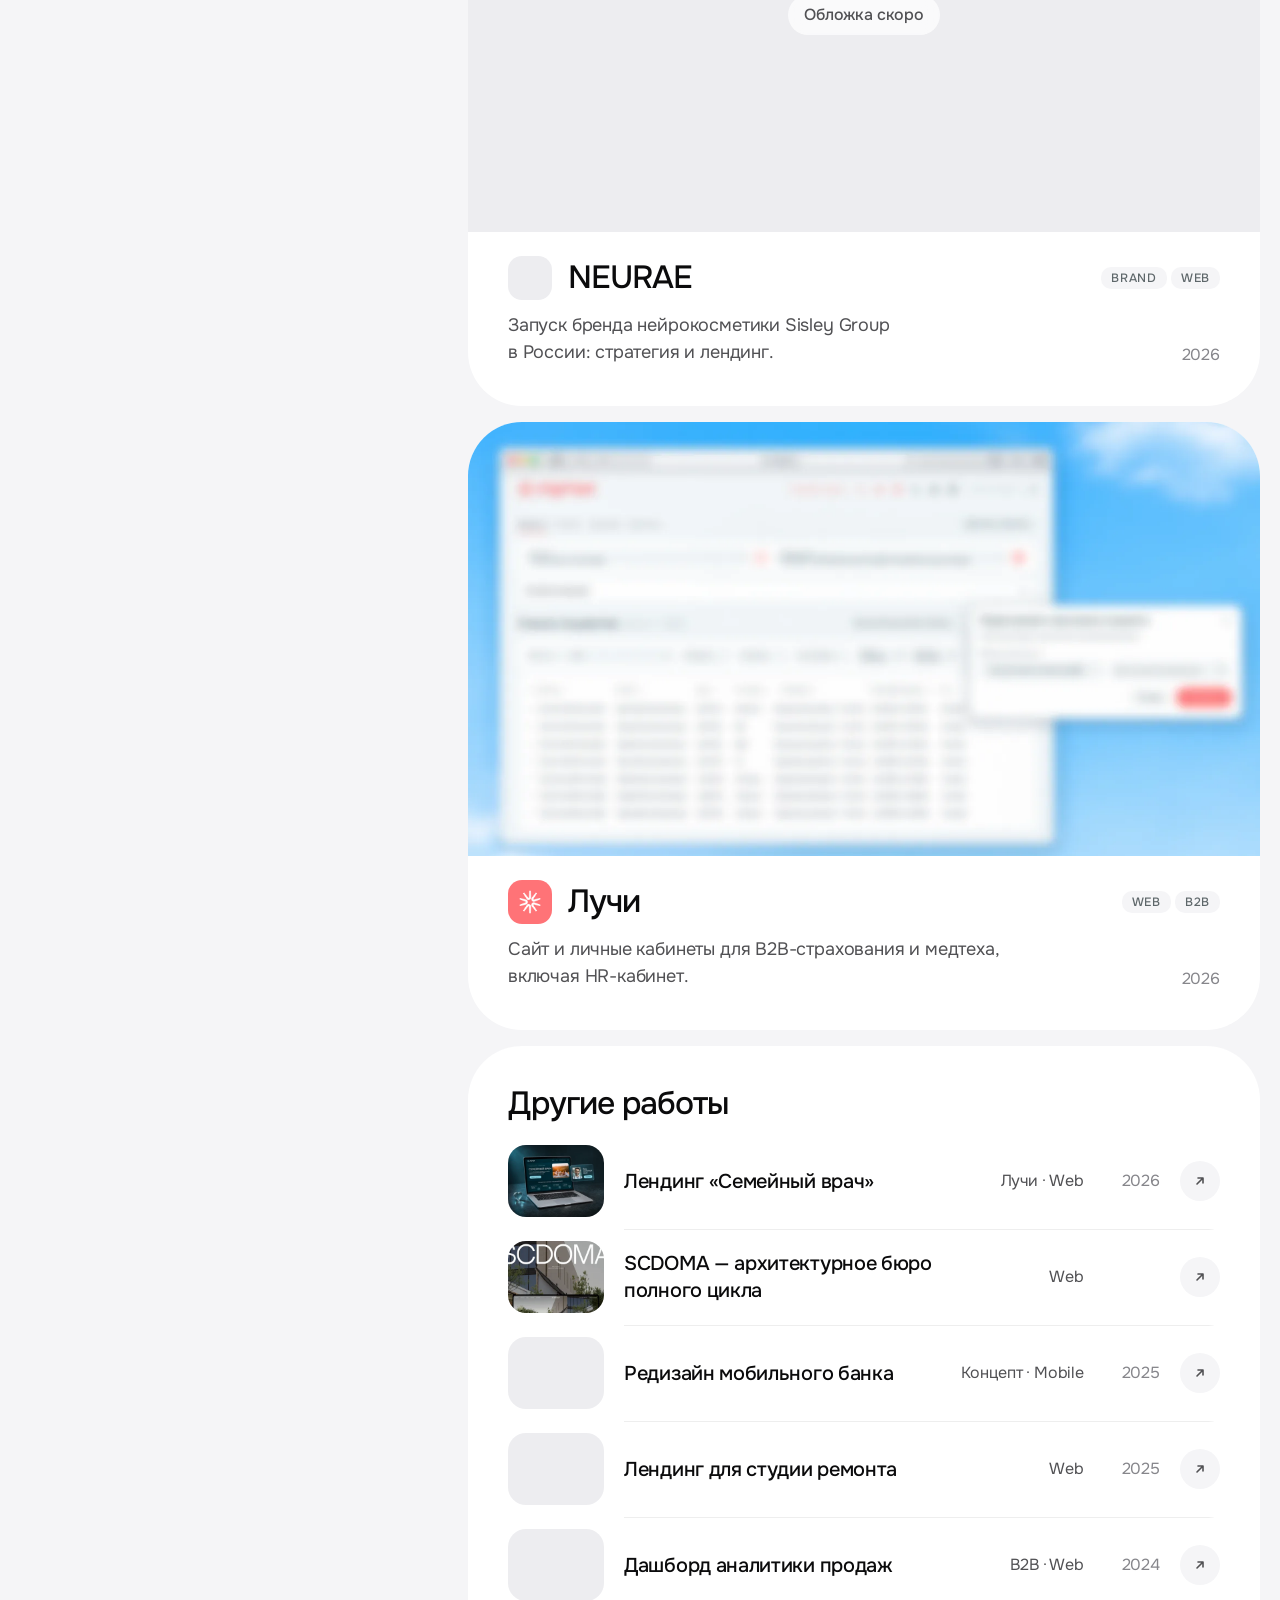
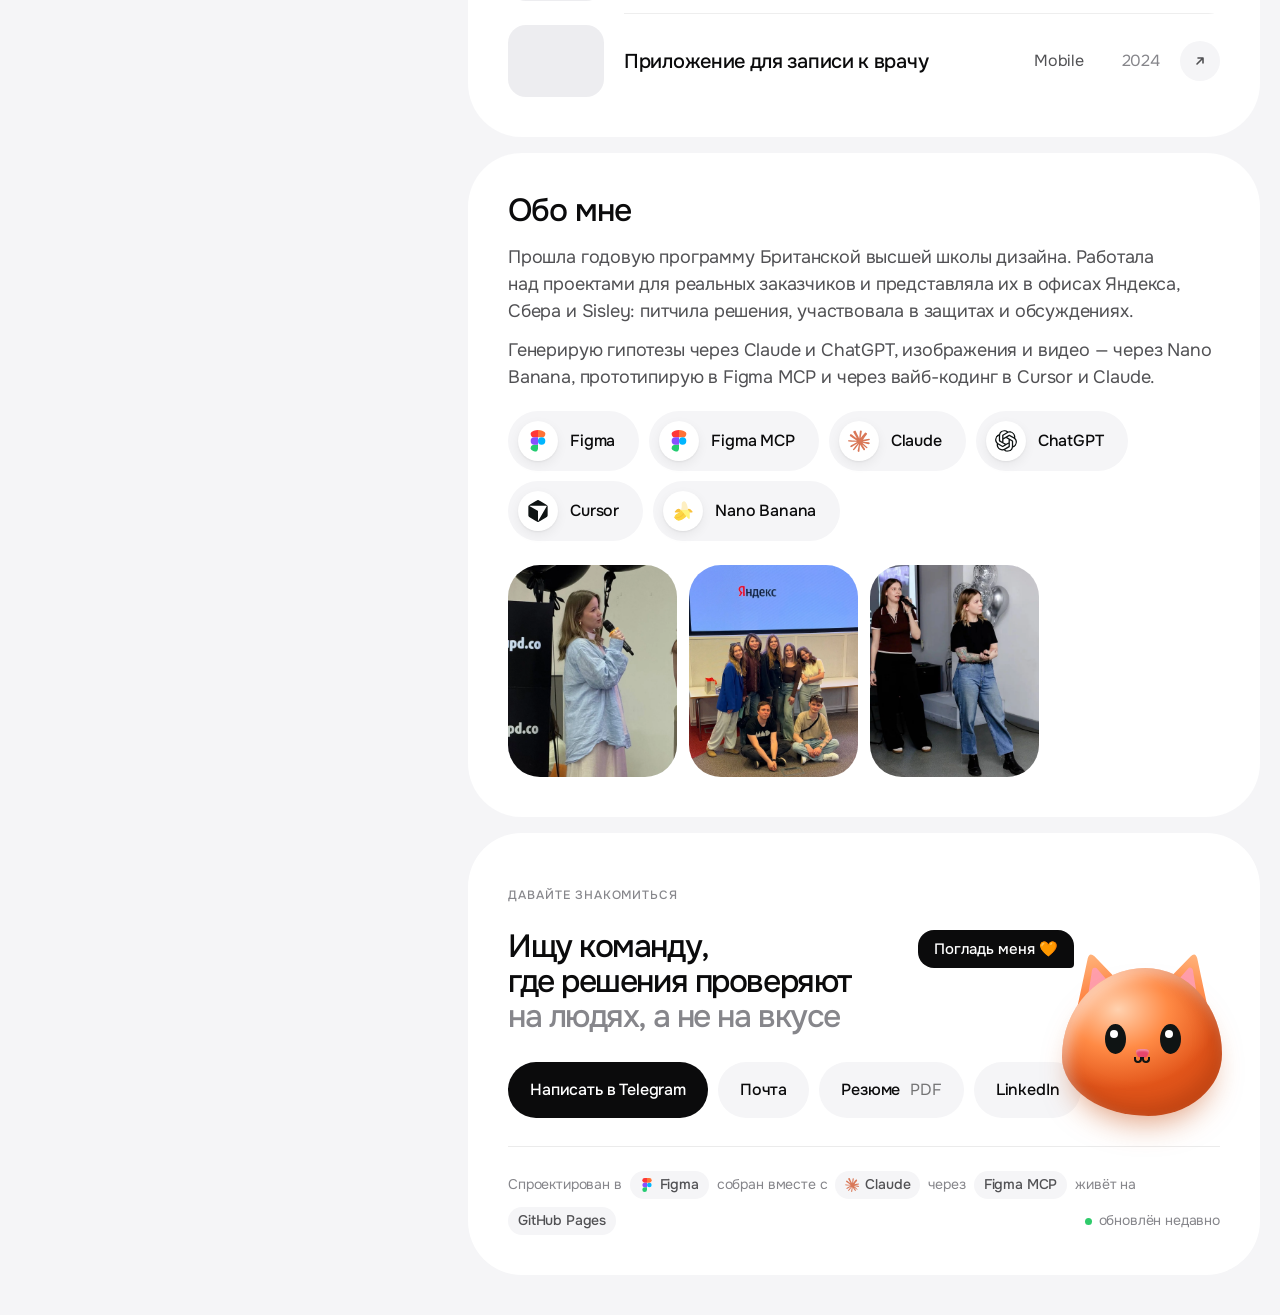
<file: proto.html>
<!doctype html>
<html lang="ru">
<head>
  <meta charset="utf-8">
  <meta name="viewport" content="width=device-width, initial-scale=1, viewport-fit=cover">
  <title>Полина Ефремова — продуктовый дизайнер</title>
  <meta name="description" content="Портфолио продуктового дизайнера Полины Ефремовой.">
  <link rel="preload" href="assets/fonts/onest-cyrillic.woff2" as="font" type="font/woff2" crossorigin>
  <link rel="stylesheet" href="css/v2.css?v=85">
  <link rel="stylesheet" href="css/theme.css?v=9">
  <script>(function(){try{var t=localStorage.getItem("theme");if(!t)t=matchMedia("(prefers-color-scheme: dark)").matches?"dark":"light";document.documentElement.dataset.theme=t}catch(e){}})()</script>
  <link rel="icon" href="assets/img/favicon.svg" type="image/svg+xml">
  <meta property="og:title" content="Полина Ефремова — продуктовый дизайнер">
  <meta property="og:description" content="Проектирую цифровые продукты — от исследований до интерфейсов. Сбер, Яндекс, Sisley, Лучи.">
  <meta property="og:image" content="https://polifreel-create.github.io/Portfolio/assets/img/og.png">
  <meta name="twitter:card" content="summary_large_image">
  <link rel="stylesheet" href="css/proto.css?v=44">
</head>
<body>
<div class="page">

  <!-- Слева: о себе, зафиксировано -->
  <aside class="side">
   <div class="card intro">
    <div class="me">
      <img src="assets/img/hero/avatar-square.webp" alt="" width="56" height="56">
      <div class="me-t"><h1>Ефремова&nbsp;Полина</h1><span class="where"><span>Москва</span><i class="sep" aria-hidden="true"></i><span class="mclk" aria-label="Время в Москве">--:--</span></span></div>
    </div>
    <div class="bio">
      <p class="lead">Продуктовый дизайнер, 4+&nbsp;года в&nbsp;B2C и&nbsp;B2B.</p>
      <p>Сама провожу интервью с&nbsp;пользователями, проектирую и&nbsp;довожу решения до&nbsp;разработки.</p>
      <p class="b-ai">Превращаю AI-макеты в&nbsp;продакшен-дизайн: собираю на&nbsp;дизайн-системе через Figma MCP и&nbsp;отвечаю за&nbsp;итоговое качество.</p>
    </div>
    <div class="m-brands"><span class="k">Работала с&nbsp;компаниями</span><div class="row"><span class="stk"><img src="assets/img/logos/sber.webp" alt=""><img src="assets/img/logos/telemost.webp" alt=""><img src="assets/img/logos/sisley.webp" alt=""><img src="assets/img/logos/luchi.webp" alt=""></span><span>Сбер, Яндекс, Sisley, Лучи</span></div></div>
    <nav class="contacts cc" aria-label="Контакты">
      <span class="cc-slot"><a class="cc-ic" href="https://t.me/polly_uiux" target="_blank" rel="noopener" aria-label="Telegram"><i aria-hidden="true"><svg width="18" height="18" viewBox="0 0 24 24" fill="none" stroke="currentColor" stroke-width="1.8" stroke-linejoin="round" aria-hidden="true"><path d="M21 4 3 11l6 2.5L18 7l-7 8 6 5z"/></svg></i><span>Telegram</span></a></span>
      <span class="cc-slot"><a class="cc-ic" href="https://www.linkedin.com/" target="_blank" rel="noopener" aria-label="LinkedIn"><i class="in" aria-hidden="true">in</i><span>LinkedIn</span></a></span>
      <span class="cc-slot"><a class="cc-ic" href="mailto:polifreel@yandex.ru" aria-label="Почта"><i aria-hidden="true"><svg width="16" height="16" viewBox="0 0 24 24" fill="none" stroke="currentColor" stroke-width="1.8" stroke-linejoin="round" aria-hidden="true"><rect x="3" y="5" width="18" height="14" rx="3"/><path d="m4 7 8 6 8-6"/></svg></i><span>Почта</span></a></span>
      <span class="cc-slot"><a class="cc-ic" href="#" aria-label="Резюме"><i aria-hidden="true"><svg width="16" height="16" viewBox="0 0 24 24" fill="none" stroke="currentColor" stroke-width="1.8" stroke-linecap="round" stroke-linejoin="round" aria-hidden="true"><path d="M14 3H7a2 2 0 0 0-2 2v14a2 2 0 0 0 2 2h10a2 2 0 0 0 2-2V8z"/><path d="M14 3v5h5M9 13h6M9 17h4"/></svg></i><span>Резюме</span></a></span>
    </nav>
   </div>

   <div class="card brands">
    <h2>Работала&nbsp;с&nbsp;компаниями</h2>
    <ul class="logos xp">
      <li class="co"><a href="giga-case.html?from=proto"><img src="assets/img/logos/sber.webp" alt="" width="48" height="48"><span class="s">Сбер<br>Девайс</span><span class="f">СберДевайсы<small>Умные устройства Сбера</small></span></a></li>
      <li class="co"><a href="telemost-case.html?from=proto"><img src="assets/img/logos/telemost.webp" alt="" width="48" height="48"><span class="s">Яндекс<br>Телемост</span><span class="f">Яндекс Телемост<small>Видеосвязь · бигтех</small></span></a></li>
      <li class="co"><div><img class="light" src="assets/img/logos/sisley.webp" alt="" width="48" height="48"><span class="s">Sisley<br>Paris</span><span class="f">Sisley Paris<small>Люксовая косметика из&nbsp;Франции</small></span></div></li>
      <li class="co"><div><img src="assets/img/logos/luchi.webp" alt="" width="48" height="48"><span class="s">Лучи<br>Здоровье</span><span class="f">Лучи <em class="now">сейчас</em><small>Медтех и страхование · B2B</small></span></div></li>
    </ul>
    <h2 class="sub">Обучение</h2>
    <ul class="logos xp edu-x"><li class="co"><div><img src="assets/img/logos/bvshd.svg?v=2" alt="" width="48" height="48"><span class="f">Британская высшая школа дизайна<small>Годовая программа</small></span></div></li></ul>
   </div>

  </aside>

  <!-- Справа: лента карточек -->
  <main class="feed">

    <div class="cases" id="cases">
      <div class="m-head"><h2>Кейсы</h2><span class="m-count"><b id="caseNum">1</b> / 4</span></div>
      <div class="m-bars" id="mBars" aria-hidden="true"></div>
      <div class="cases-track" id="casesTrack">
    <a class="case card" href="giga-case.html?from=proto">
      <div class="vt-giga media"><div class="m-tags" aria-hidden="true"><span>Mobile</span><span>Agent UX</span></div>
        <video class="autoplay" poster="assets/video/giga-reel-poster.webp?v=9" muted loop playsinline preload="metadata" aria-label="Трейлер Гигасправки: ассистент, сканирование, диагностика, здоровье устройства, проактивный ремонт">
          <source src="assets/video/giga-reel.webm?v=9" type='video/webm; codecs="vp9"'>
          <source src="assets/video/giga-reel.mp4?v=9" type="video/mp4">
        </video>
      </div>
      <div class="body">
        <div class="name"><img src="assets/img/giga/app-icon.png" alt=""><h2>Гигасправка</h2></div><span class="short">Агент чинит раньше, чем вы&nbsp;заметите</span>
        <div class="tags"><span>Mobile</span><span>Agent UX</span></div>
        <p class="desc">Агентная архитектура поддержки умных устройств Sber Devices&nbsp;— решение чинит проблемы раньше, чем их&nbsp;заметит&nbsp;пользователь.</p>
        <span class="year">2026</span>
        <span class="result"><b>+1500%</b>чтения инструкций · <b>96%</b>&nbsp;CSAT</span>
      </div>
    </a>

    <a class="case card" href="telemost-case.html?from=proto">
      <div class="vt-tm media tm-media"><div class="m-tags" aria-hidden="true"><span>Mobile</span><span>Agent UX</span></div>
        <div class="tm-cv" role="img" aria-label="Телефон с чатами и Агентом Мостом, вокруг парят иконки календаря, документов, камеры и почты"><div class="tm-cv-in">
          <img class="bg" src="assets/img/telemost/cover/tm-cover-bg.webp" alt="" decoding="async">
          <img class="ic ic-cal" src="assets/img/telemost/cover/tm-ic-cal.webp" alt="">
          <img class="ic ic-docs" src="assets/img/telemost/cover/tm-ic-docs.webp" alt="">
          <img class="ic ic-cam" src="assets/img/telemost/cover/tm-ic-cam.webp" alt="">
          <img class="ic ic-env" src="assets/img/telemost/cover/tm-ic-env.webp" alt="">
        </div></div>
      </div>
      <div class="body">
        <div class="name"><img src="assets/img/telemost/app-icon.png" alt=""><h2>Телемост</h2></div><span class="short">Мессенджер, где агент собирает дела</span>
        <div class="tags"><span>Mobile</span><span>Agent UX</span></div>
        <p class="desc">Стратегия вывода Яндекс Телемоста в&nbsp;B2C&nbsp;— единое пространство для&nbsp;жизни вместо ещё одного&nbsp;мессенджера.</p>
        <span class="year">2026</span>
        <span class="result">Презентовали в&nbsp;офисе <b>Яндекса</b></span>
      </div>
    </a>

    <a class="case card" href="neurae-case.html">
      <div class="media soon"><div class="m-tags" aria-hidden="true"><span>Brand</span><span>Web</span></div><span>Обложка скоро</span></div>
      <div class="body">
        <div class="name"><i></i><h2>NEURAE</h2></div><span class="short">Запуск бренда нейрокосметики</span>
        <div class="tags"><span>Brand</span><span>Web</span></div>
        <p class="desc">Запуск бренда нейрокосметики Sisley Group в&nbsp;России: стратегия&nbsp;и&nbsp;лендинг.</p>
        <span class="year">2026</span>
      </div>
    </a>

    <a class="case card" href="luchi-case.html">
      <div class="media lu-media lu-hr"><div class="m-tags" aria-hidden="true"><span>Web</span><span>B2B</span></div>
        <img src="assets/img/luchi/cover/hr-cover-blur.webp" alt="Экран HR‑кабинета Лучей: список пациентов и окно редактирования программы" loading="lazy" decoding="async">
      </div>
      <div class="body">
        <div class="name"><img src="assets/img/luchi/app-icon.png" alt=""><h2>Лучи</h2></div><span class="short">Сайт и&nbsp;кабинеты для B2B-страхования</span>
        <div class="tags"><span>Web</span><span>B2B</span></div>
        <p class="desc">Сайт и&nbsp;личные кабинеты для&nbsp;B2B-страхования и&nbsp;медтеха, включая&nbsp;HR-кабинет.</p>
        <span class="year">2026</span>
      </div>
    </a>

      </div>
    </div>

    <section class="block card works" id="works">
      <div class="works-h"><h2>Другие работы</h2><a class="works-all" href="https://www.behance.net/" target="_blank" rel="noopener" hidden>Behance</a></div>
      <ul class="works-list">
        <li><a href="#w5" data-work="w5"><span class="w-th w-ph" style="background-image:url(assets/img/luchi/cover/doc-landing-th.webp)"></span><span class="w-t">Лендинг «Семейный врач»</span><span class="w-k">Лучи · Web</span><span class="w-y">2026</span><i aria-hidden="true"><svg width="14" height="14" viewBox="0 0 14 14" fill="none"><path d="M4 10L10 4M5 4h5v5" stroke="currentColor" stroke-width="1.6" stroke-linecap="round" stroke-linejoin="round"/></svg></i></a></li>
        <li><a href="https://www.behance.net/gallery/225054977/SCDOMA-full-cycle-architectural-bureau" target="_blank" rel="noopener"><span class="w-th w-ph" style="background-image:url(assets/img/scdoma/cover-th.webp)"></span><span class="w-t">SCDOMA — архитектурное бюро полного цикла</span><span class="w-k">Web</span><span class="w-y"></span><i aria-hidden="true"><svg width="14" height="14" viewBox="0 0 14 14" fill="none"><path d="M4 10L10 4M5 4h5v5" stroke="currentColor" stroke-width="1.6" stroke-linecap="round" stroke-linejoin="round"/></svg></i></a></li>
        <li><a href="#w1" data-work="w1"><span class="w-th g1"></span><span class="w-t">Редизайн мобильного банка</span><span class="w-k">Концепт · Mobile</span><span class="w-y">2025</span><i aria-hidden="true"><svg width="14" height="14" viewBox="0 0 14 14" fill="none"><path d="M4 10L10 4M5 4h5v5" stroke="currentColor" stroke-width="1.6" stroke-linecap="round" stroke-linejoin="round"/></svg></i></a></li>
        <li><a href="#w2" data-work="w2"><span class="w-th g2"></span><span class="w-t">Лендинг для студии ремонта</span><span class="w-k">Web</span><span class="w-y">2025</span><i aria-hidden="true"><svg width="14" height="14" viewBox="0 0 14 14" fill="none"><path d="M4 10L10 4M5 4h5v5" stroke="currentColor" stroke-width="1.6" stroke-linecap="round" stroke-linejoin="round"/></svg></i></a></li>
        <li><a href="#w3" data-work="w3"><span class="w-th g3"></span><span class="w-t">Дашборд аналитики продаж</span><span class="w-k">B2B · Web</span><span class="w-y">2024</span><i aria-hidden="true"><svg width="14" height="14" viewBox="0 0 14 14" fill="none"><path d="M4 10L10 4M5 4h5v5" stroke="currentColor" stroke-width="1.6" stroke-linecap="round" stroke-linejoin="round"/></svg></i></a></li>
        <li><a href="#w4" data-work="w4"><span class="w-th g4"></span><span class="w-t">Приложение для записи к врачу</span><span class="w-k">Mobile</span><span class="w-y">2024</span><i aria-hidden="true"><svg width="14" height="14" viewBox="0 0 14 14" fill="none"><path d="M4 10L10 4M5 4h5v5" stroke="currentColor" stroke-width="1.6" stroke-linecap="round" stroke-linejoin="round"/></svg></i></a></li>
      </ul>
    </section>


    <section class="block card" id="about">
      <h2>Обо&nbsp;мне</h2>
      <p>Прошла годовую программу Британской высшей школы дизайна. Работала над&nbsp;проектами для&nbsp;реальных заказчиков и&nbsp;представляла их&nbsp;в&nbsp;офисах Яндекса, Сбера и&nbsp;Sisley: питчила решения, участвовала в&nbsp;защитах и&nbsp;обсуждениях.</p>
      <p>Генерирую гипотезы через Claude и&nbsp;ChatGPT, изображения и&nbsp;видео&nbsp;— через Nano Banana, прототипирую в&nbsp;Figma MCP и&nbsp;через вайб-кодинг в&nbsp;Cursor&nbsp;и&nbsp;Claude.</p>
      <div class="chips"><span class="t-figma"><img src="assets/img/tools/figma.svg" alt="" width="20" height="20">Figma</span><span class="t-mcp"><img src="assets/img/tools/figma.svg" alt="" width="20" height="20">Figma MCP</span><span class="t-claude"><img src="assets/img/tools/claude.svg" alt="" width="20" height="20">Claude</span><span class="t-gpt"><img src="assets/img/tools/chatgpt.svg" alt="" width="20" height="20">ChatGPT</span><span class="t-cursor"><img src="assets/img/tools/cursor.svg" alt="" width="20" height="20">Cursor</span><span class="t-banana"><img src="assets/img/tools/nanobanana.svg" alt="" width="20" height="20">Nano Banana</span></div>
      <div class="photos">
        <img src="assets/img/about/photo-1.webp" alt="Выступление на защите проекта" loading="lazy">
        <img src="assets/img/about/photo-2.webp" alt="Команда в офисе Яндекса" loading="lazy">
        <img src="assets/img/about/photo-3.webp" alt="Защита проекта" loading="lazy">
      </div>
    </section>

    <section class="block card finale" id="contact">
      <span class="k">Давайте знакомиться</span>
      <h2>Ищу команду, где&nbsp;решения проверяют <em>на&nbsp;людях, а&nbsp;не&nbsp;на&nbsp;вкусе</em></h2>
      <div class="acts">
  <button class="fpet" id="fpet" type="button" aria-label="Погладить котика"><span class="fpet-say" id="fpetSay" aria-live="polite"></span><span class="pet"><i class="ear l"></i><i class="ear r"></i><span class="body"></span><i class="ch l"></i><i class="ch r"></i><i class="eye l"></i><i class="eye r"></i><i class="nose"></i></span></button>
        <a href="https://t.me/polly_uiux" target="_blank" rel="noopener">Написать в&nbsp;Telegram</a>
        <a href="mailto:polifreel@yandex.ru">Почта</a>
        <a href="#">Резюме <span>PDF</span></a>
        <a href="https://www.linkedin.com/" target="_blank" rel="noopener">LinkedIn</a>
      </div>
      <div class="colophon">Спроектирован в <span class="tg"><img src="assets/img/tools/figma.svg" alt="">Figma</span> собран вместе с <span class="tg"><img src="assets/img/tools/claude.svg" alt="">Claude</span> через <span class="tg">Figma MCP</span> живёт на <span class="tg">GitHub Pages</span>
        <span class="upd"><i></i><span id="upd">обновлён недавно</span></span></div>
    </section>

  </main>
</div>


<!-- мобильная версия: шапка, таб-бар, контакты -->
<nav class="m-bar" id="mBar" aria-label="Разделы">
  <div class="m-tabs">
    <a href="#cases" data-t="cases" class="on"><svg width="20" height="20" viewBox="0 0 24 24" fill="none" stroke="currentColor" stroke-width="2" stroke-linecap="round" stroke-linejoin="round"><rect x="3" y="3" width="7" height="7" rx="2"/><rect x="14" y="3" width="7" height="7" rx="2"/><rect x="3" y="14" width="7" height="7" rx="2"/><rect x="14" y="14" width="7" height="7" rx="2"/></svg>Кейсы</a>
    <a href="#about" data-t="about"><svg width="20" height="20" viewBox="0 0 24 24" fill="none" stroke="currentColor" stroke-width="2" stroke-linecap="round" stroke-linejoin="round"><circle cx="12" cy="8" r="4"/><path d="M4 21a8 8 0 0 1 16 0"/></svg>Обо мне</a>
    <button type="button" data-t="contacts" id="openContacts"><svg width="20" height="20" viewBox="0 0 24 24" fill="none" stroke="currentColor" stroke-width="2" stroke-linecap="round" stroke-linejoin="round"><path d="M21 15a2 2 0 0 1-2 2H7l-4 4V5a2 2 0 0 1 2-2h14a2 2 0 0 1 2 2z"/></svg>Контакты</button>
  </div>
  <a class="m-hire" href="https://t.me/polly_uiux" target="_blank" rel="noopener">Нанять</a>
</nav>
<div class="m-sheet" id="mSheet" aria-hidden="true">
  <div class="m-scrim" data-close></div>
  <div class="m-panel" role="dialog" aria-label="Контакты">
    <i class="m-grab"></i>
    <div class="m-who"><img src="assets/img/hero/avatar-square.webp" alt=""><div><b>Полина Ефремова</b><span>Продуктовый дизайнер · Москва</span></div></div>
    <a class="m-row" href="https://t.me/polly_uiux" target="_blank" rel="noopener"><i style="background:#2AABEE"><svg width="18" height="18" viewBox="0 0 24 24" fill="#fff"><path d="M21.5 4.3L2.9 11.5c-1.3.5-1.3 1.2-.2 1.6l4.8 1.5 1.8 5.6c.2.6.1.9.8.9.5 0 .7-.2 1-.5l2.3-2.2 4.8 3.5c.9.5 1.5.2 1.7-.8l3.2-15c.3-1.3-.5-1.9-1.6-1.8z"/></svg></i>Telegram<em>Написать</em></a>
    <a class="m-row" href="https://www.linkedin.com/" target="_blank" rel="noopener"><i style="background:#0A66C2"><svg width="16" height="16" viewBox="0 0 24 24" fill="#fff"><path d="M4.98 3.5a2.5 2.5 0 1 1 0 5 2.5 2.5 0 0 1 0-5zM3 9h4v12H3zM9 9h3.8v1.7h.1c.5-1 1.8-2 3.8-2 4 0 4.8 2.6 4.8 6V21h-4v-5.6c0-1.3 0-3-1.9-3s-2.1 1.4-2.1 2.9V21H9z"/></svg></i>LinkedIn<em>Профиль</em></a>
    <a class="m-row" href="mailto:polifreel@yandex.ru"><i style="background:#0F1414"><svg width="18" height="18" viewBox="0 0 24 24" fill="none" stroke="#fff" stroke-width="2" stroke-linecap="round" stroke-linejoin="round"><rect x="3" y="5" width="18" height="14" rx="3"/><path d="M3 7l9 6 9-6"/></svg></i>Почта<em>Написать</em></a>
    <a class="m-row" href="#"><i style="background:linear-gradient(115deg,#9BDA2E,#3BD16F 50%,#33B6E8)"><svg width="18" height="18" viewBox="0 0 24 24" fill="none" stroke="#fff" stroke-width="2" stroke-linecap="round" stroke-linejoin="round"><path d="M14 3H7a2 2 0 0 0-2 2v14a2 2 0 0 0 2 2h10a2 2 0 0 0 2-2V8z"/><path d="M14 3v5h5M9 13h6M9 17h6"/></svg></i>Резюме (CV)<em>Скачать</em></a>
  </div>
</div>
<a class="hire" href="https://t.me/polly_uiux" target="_blank" rel="noopener">Нанять меня<svg width="20" height="20" viewBox="0 0 24 24" fill="none" stroke="currentColor" stroke-width="2.2" stroke-linecap="round" stroke-linejoin="round" aria-hidden="true"><path d="M7 17L17 7M9 7h8v8"/></svg></a>

<script>
/* левая колонка липнет; если она выше экрана — липнет нижним краем, чтобы всё было видно */
(function(){
  var side=document.querySelector('.side');
  function fit(){
    var pad=parseFloat(getComputedStyle(document.documentElement).getPropertyValue('--page'))||16;
    var h=side.offsetHeight, vh=innerHeight;
    var top=10;side.style.top=(h+top*2>vh ? (vh-h-top) : top)+'px';
  }
  addEventListener('resize',fit); if(document.fonts)document.fonts.ready.then(fit); fit();
})();
/* видео и анимации играют, только когда видны на экране */
(function(){
  var reduce=matchMedia('(prefers-reduced-motion: reduce)').matches;
  if(!('IntersectionObserver' in window))return;
  var io=new IntersectionObserver(function(es){es.forEach(function(e){
    var el=e.target;
    if(el.tagName==='VIDEO'){ if(e.isIntersecting&&!reduce){var p=el.play();p&&p.catch&&p.catch(function(){})} else el.pause(); }
    else el.classList.toggle('play',e.isIntersecting&&!reduce);
  })},{threshold:.3});
  document.querySelectorAll('video.autoplay,[data-anim]').forEach(function(el){io.observe(el)});
})();
/* мобильный: «Нанять меня» появляется, когда первый блок ушёл за экран */
(function(){
  var b=document.querySelector('.hire'),intro=document.querySelector('.intro');if(!b||!intro)return;
  var mq=matchMedia('(max-width:760px)');
  function upd(){b.classList.toggle('on',!mq.matches||intro.getBoundingClientRect().bottom<0)}
  addEventListener('scroll',upd,{passive:true});addEventListener('resize',upd);upd();
})();
/* мобильная версия: шапка, таб-бар, карусель кейсов, шторка контактов */
(function(){
  var mq=matchMedia('(max-width:760px)');
  var intro=document.querySelector('.intro'),bar=document.getElementById('mBar');
  var tabs=[].slice.call(bar.querySelectorAll('[data-t]')),about=document.getElementById('about'),cases=document.getElementById('cases');
  function upd(){
    bar.classList.toggle('on',mq.matches);
    var cur=about.getBoundingClientRect().top<innerHeight*.5?'about':'cases';
    tabs.forEach(function(t){if(t.dataset.t!=='contacts')t.classList.toggle('on',t.dataset.t===cur)});
  }
  addEventListener('scroll',upd,{passive:true});addEventListener('resize',upd);upd();
  tabs.forEach(function(t){if(t.tagName==='A')t.addEventListener('click',function(e){e.preventDefault();var el=document.getElementById(t.dataset.t);scrollTo({top:el.getBoundingClientRect().top+scrollY-16,behavior:'smooth'})})});
  /* карусель */
  var tr=document.getElementById('casesTrack'),num=document.getElementById('caseNum');
  tr.addEventListener('scroll',function(){var c=tr.children[0];if(!c)return;var w=c.getBoundingClientRect().width+12;num.textContent=Math.min(tr.children.length,Math.round(tr.scrollLeft/w)+1)},{passive:true});
  /* шоурил: полоски как в сторис, автопрокрутка, пауза при касании */
  (function(){var bars=document.getElementById('mBars');if(!bars)return;var n=tr.children.length,i=0,t=null,hold=0,vis=true,DUR=5000;
    var reduce=matchMedia('(prefers-reduced-motion: reduce)').matches;
    for(var k=0;k<n;k++)bars.appendChild(document.createElement('i'));var bs=[].slice.call(bars.children);
    function idx(){var w=tr.clientWidth;return Math.min(n-1,Math.round(tr.scrollLeft/(w||1)))}
    function paint(){bs.forEach(function(b,k){b.classList.toggle('done',k<i);b.classList.remove('run')});var b=bs[i];if(!b)return;void b.offsetWidth;if(mq.matches&&vis&&!reduce&&Date.now()>hold){b.style.setProperty('--dur',DUR+'ms');b.classList.add('run')}}
    function sched(){clearTimeout(t);if(!mq.matches||reduce)return;t=setTimeout(function(){if(!vis||Date.now()<hold){sched();return}var nx=(i+1)%n;tr.scrollTo({left:tr.children[nx].offsetLeft-tr.children[0].offsetLeft,behavior:'smooth'})},DUR)}
    tr.addEventListener('scroll',function(){var k=idx();if(k!==i){i=k;paint();sched()}},{passive:true});
    ['touchstart','pointerdown'].forEach(function(ev){tr.addEventListener(ev,function(){hold=Date.now()+8000;bs.forEach(function(b){b.classList.remove('run')});sched()},{passive:true})});
    if('IntersectionObserver' in window)new IntersectionObserver(function(es){vis=es[0].isIntersecting;paint();sched()},{threshold:.4}).observe(tr);
    paint();sched();
  })();
  /* шторка контактов */
  var sh=document.getElementById('mSheet');
  function open(){sh.classList.add('on');sh.setAttribute('aria-hidden','false')}
  function close(){sh.classList.remove('on');sh.setAttribute('aria-hidden','true')}
  document.getElementById('openContacts').addEventListener('click',open);
  sh.querySelector('[data-close]').addEventListener('click',close);
  addEventListener('keydown',function(e){if(e.key==='Escape')close()});
  var y0=null,panel=sh.querySelector('.m-panel');
  panel.addEventListener('touchstart',function(e){y0=e.touches[0].clientY},{passive:true});
  panel.addEventListener('touchend',function(e){if(y0!==null&&e.changedTouches[0].clientY-y0>60)close();y0=null});
})();
</script>

<!-- модалка «Другие работы» -->
<div class="wk" id="wk" aria-hidden="true" role="dialog" aria-modal="true" aria-labelledby="wkT">
  <div class="wk-scrim" data-close></div>
  <div class="wk-panel">
    <div class="wk-head">
      <div><h3 id="wkT"></h3><p id="wkM"></p></div>
      <button class="wk-x" type="button" aria-label="Закрыть" data-close><svg width="18" height="18" viewBox="0 0 24 24" fill="none" stroke="currentColor" stroke-width="2.2" stroke-linecap="round"><path d="M6 6l12 12M18 6L6 18"/></svg></button>
    </div>
    <div class="wk-body">
      <p class="wk-d" id="wkD"></p>
      <div class="wk-gal" id="wkG"></div>
      <a class="wk-link" id="wkL" target="_blank" rel="noopener">Смотреть на Behance</a>
    </div>
  </div>
</div>
<script>
(function(){
  /* Данные работ: link — ссылка на Behance, если есть.
     Показ работы — бенто как на Behance: bento:[ {плитка}, … ] (если bento нет — imgs столбиком).
     Плитка: s — размер: 'full' (на всю ширину, 3:2) · 'wide' (2/3 ширины) + 'narrow' (1/3) · 'half' + 'half' · 'third' ×3
             src — картинка; fit:'contain' — мокап на прозрачном фоне с отступами (иначе заполняет плитку)
             bg — фон плитки ('#E8EEF5', градиент), dark:true — тёмная плитка; pos — object-position; cap — подпись-чип
             r — своя высота в рядах (по умолчанию full 4, остальные 3); hint — текст пустой плитки-заготовки
     Ритм: full (устройство) → half+half (крупный фрагмент + мобилка) → wide+narrow (лента/иконки) → third×3 → full (финал).
     Экспорт: full 2400×1600, half 1200×1200, wide 1600×1200, narrow 800×1200, third 800×800 (webp, ~80%). */
  var W={
    w5:{t:'Лендинг «Семейный врач»',m:'Лучи · Web · 2026',d:'Премиальная страница допродукта Лучей: личный врач для всей семьи. Тёмная бирюзовая гамма и стеклянные иконки.',imgs:['assets/img/luchi/cover/doc-landing.webp'],
      bento:[
        {s:'full',src:'assets/img/luchi/cover/lu-cover.webp',alt:'Лендинг «Семейный врач» в ноутбуке и карточка врача'},
        {s:'wide',src:'assets/img/luchi/cover/doc-benefits.webp',fit:'contain',bg:'radial-gradient(90% 90% at 50% 45%,#08303A,#021A20)',alt:'Блок преимуществ со стеклянными иконками'},
        {s:'narrow',src:'assets/img/luchi/cover/doc-card.webp',fit:'contain',bg:'radial-gradient(90% 90% at 50% 45%,#08303A,#021A20)',alt:'Карточка «Ваш семейный врач»'},
        {s:'full',src:'assets/img/luchi/cover/doc-landing.webp',alt:'Первый экран лендинга «Семейный врач»'}
      ]},
    w6:{t:'SCDOMA — архитектурное бюро полного цикла',m:'Web',imgs:['assets/img/scdoma/cover.webp'],link:'https://www.behance.net/gallery/225054977/SCDOMA-full-cycle-architectural-bureau'},
    w1:{t:'Редизайн мобильного банка',m:'Концепт · Mobile · 2025',imgs:[],g:'g1'},
    w2:{t:'Лендинг для студии ремонта',m:'Web · 2025',imgs:[],g:'g2'},
    w3:{t:'Дашборд аналитики продаж',m:'B2B · Web · 2024',imgs:[],g:'g3'},
    w4:{t:'Приложение для записи к врачу',m:'Mobile · 2024',imgs:[],g:'g4'}
  };
  var wk=document.getElementById('wk'),G=document.getElementById('wkG'),L=document.getElementById('wkL'),last;
  function open(id){var w=W[id];if(!w)return;
    document.getElementById('wkT').textContent=w.t;document.getElementById('wkM').textContent=w.m;document.getElementById('wkD').textContent=w.d||'';
    G.innerHTML='';
    G.classList.toggle('bt',!!w.bento);
    if(w.bento){var g=document.createElement('div');g.className='bt-grid';
      w.bento.forEach(function(b,n){var c=document.createElement('figure');c.className='bt-c bt-'+(b.s||'half')+(b.dark?' dk':'')+(b.fit==='contain'?' fit':'');
        if(b.r)c.style.setProperty('--r',b.r);if(b.bg)c.style.background=b.bg;c.style.setProperty('--i',n);
        if(b.src){var i=new Image();i.src=b.src;i.alt=b.alt||w.t;i.loading=n?'lazy':'eager';i.decoding='async';if(b.pos)i.style.objectPosition=b.pos;c.appendChild(i)}
        else if(b.hint){c.classList.add('ph');var h=document.createElement('span');h.textContent=b.hint;c.appendChild(h)}
        if(b.cap){var f=document.createElement('figcaption');f.textContent=b.cap;c.appendChild(f)}
        g.appendChild(c)});G.appendChild(g)}
    else if(w.imgs.length){w.imgs.forEach(function(src){var i=new Image();i.src=src;i.alt=w.t;i.loading='lazy';G.appendChild(i)})}
    else{for(var k=0;k<3;k++){var d=document.createElement('div');d.className='wk-ph w-th '+w.g;G.appendChild(d)}}
    if(w.link){L.href=w.link;L.hidden=false}else{L.hidden=true}
    wk.querySelector('.wk-body').scrollTop=0;
    wk.classList.add('on');wk.setAttribute('aria-hidden','false');document.documentElement.style.overflow='hidden';
    setTimeout(function(){wk.querySelector('.wk-x').focus()},50)}
  function close(){wk.classList.remove('on');wk.setAttribute('aria-hidden','true');document.documentElement.style.overflow='';if(last)last.focus()}
  document.querySelectorAll('[data-work]').forEach(function(a){a.addEventListener('click',function(e){e.preventDefault();last=a;open(a.dataset.work)})});
  wk.querySelectorAll('[data-close]').forEach(function(b){b.addEventListener('click',close)});
  addEventListener('keydown',function(e){if(e.key==='Escape'&&wk.classList.contains('on'))close()});
})();
</script>
<script src="js/delight.js?v=3" defer></script>
<script src="js/proto.js?v=5" defer></script>
<script src="js/pet.js?v=2" defer></script>
</body>
</html>
</file>
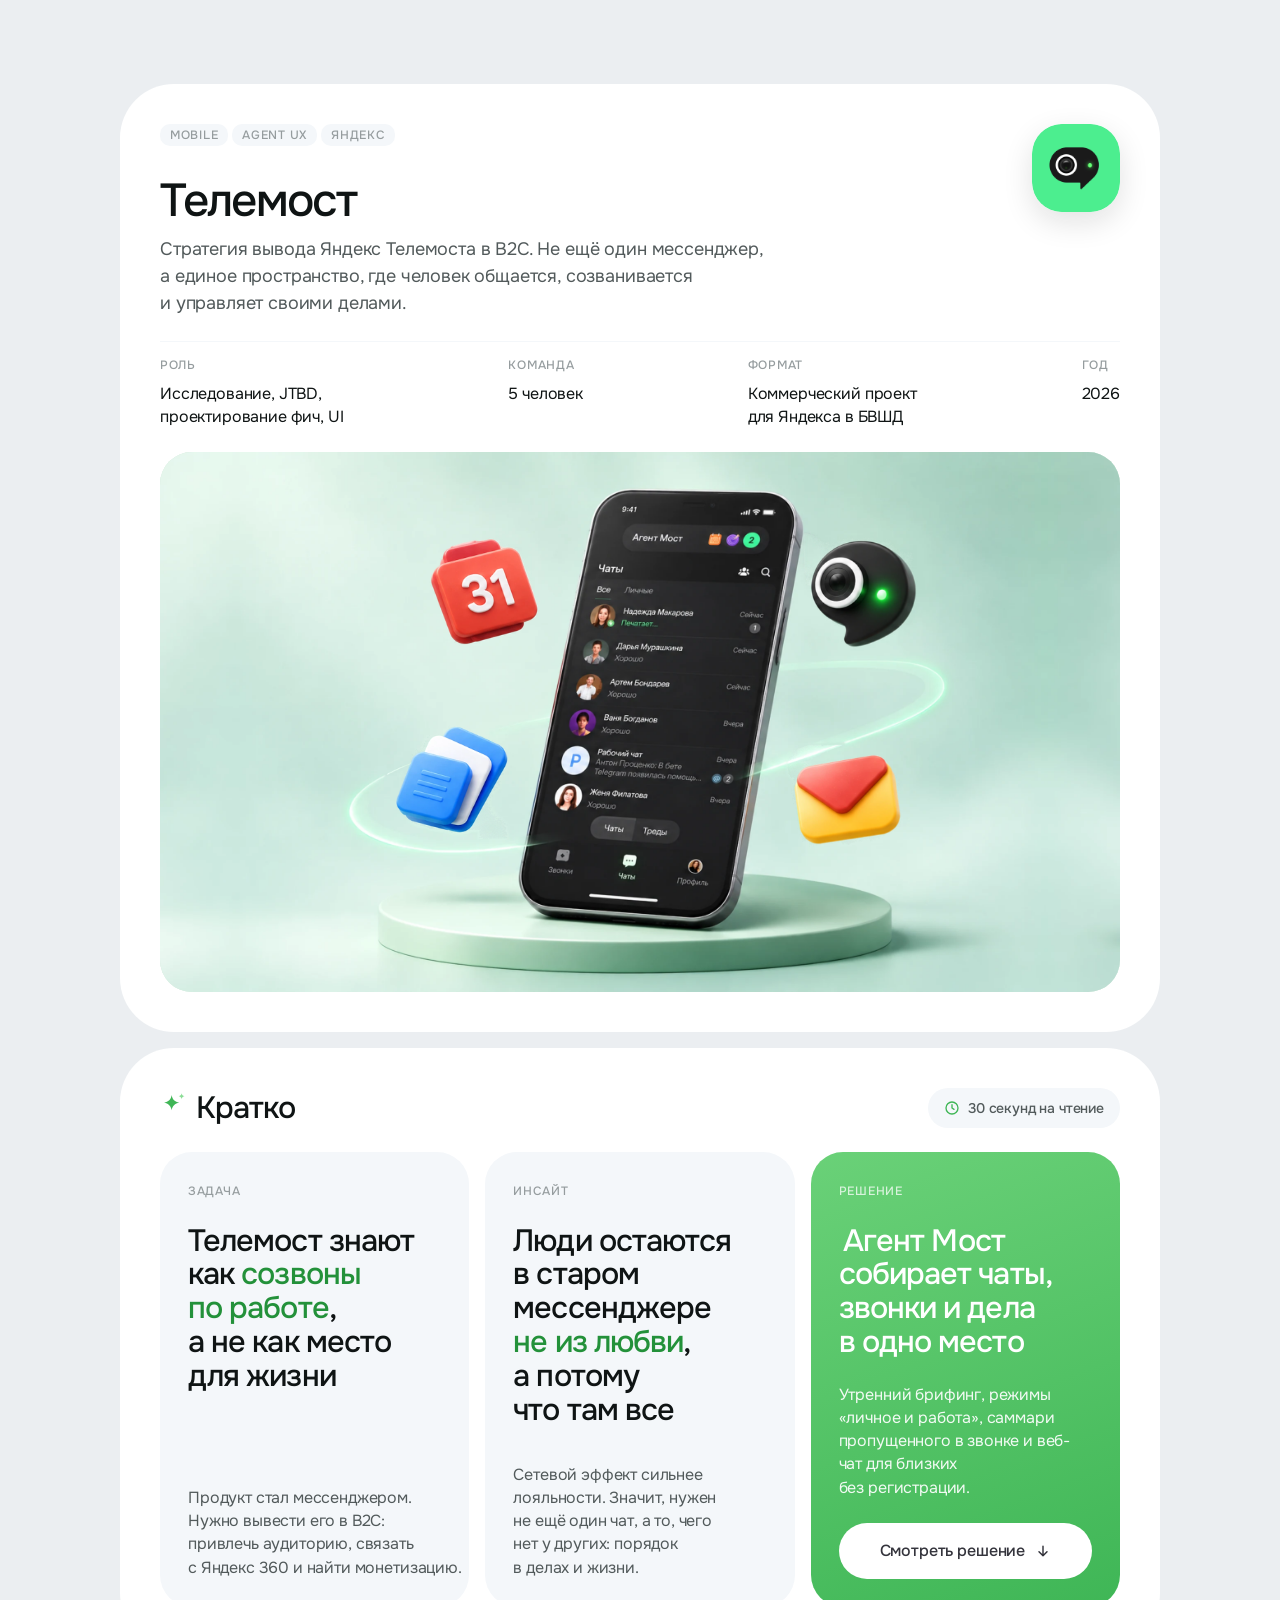
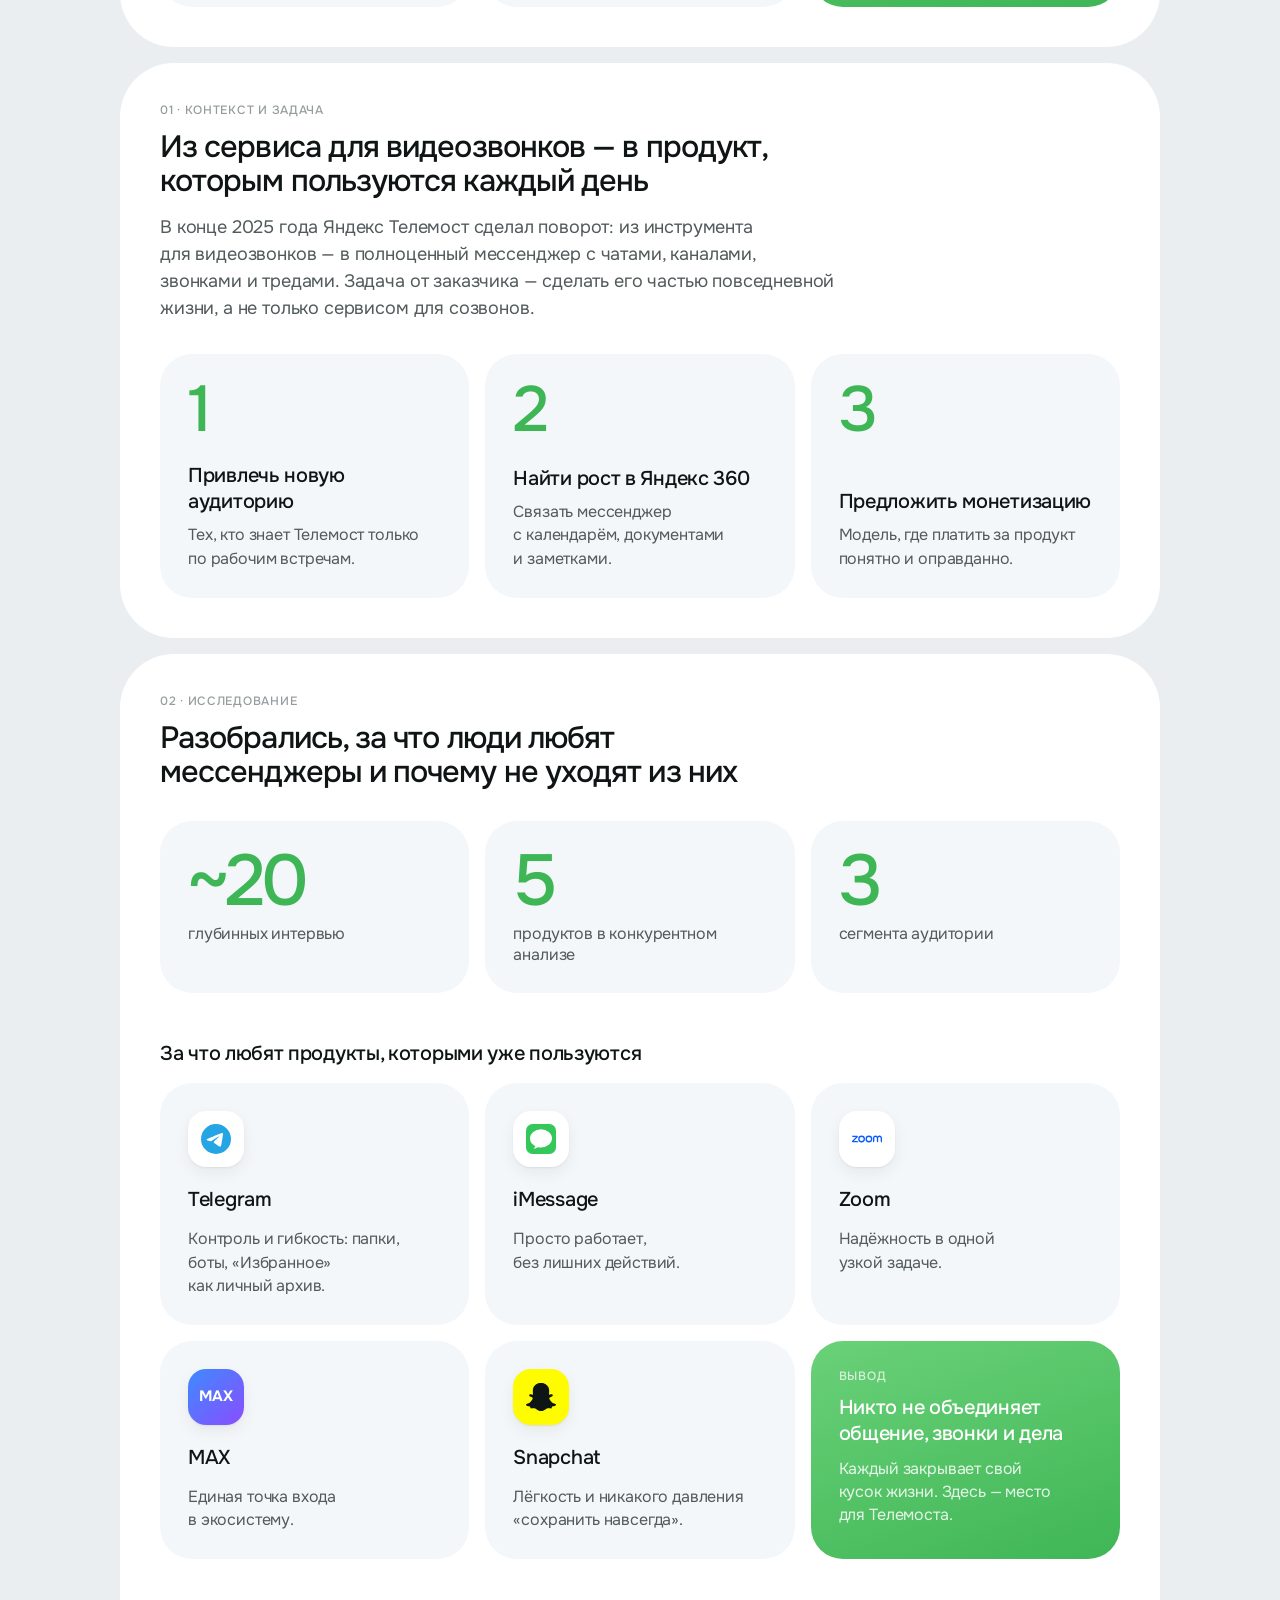
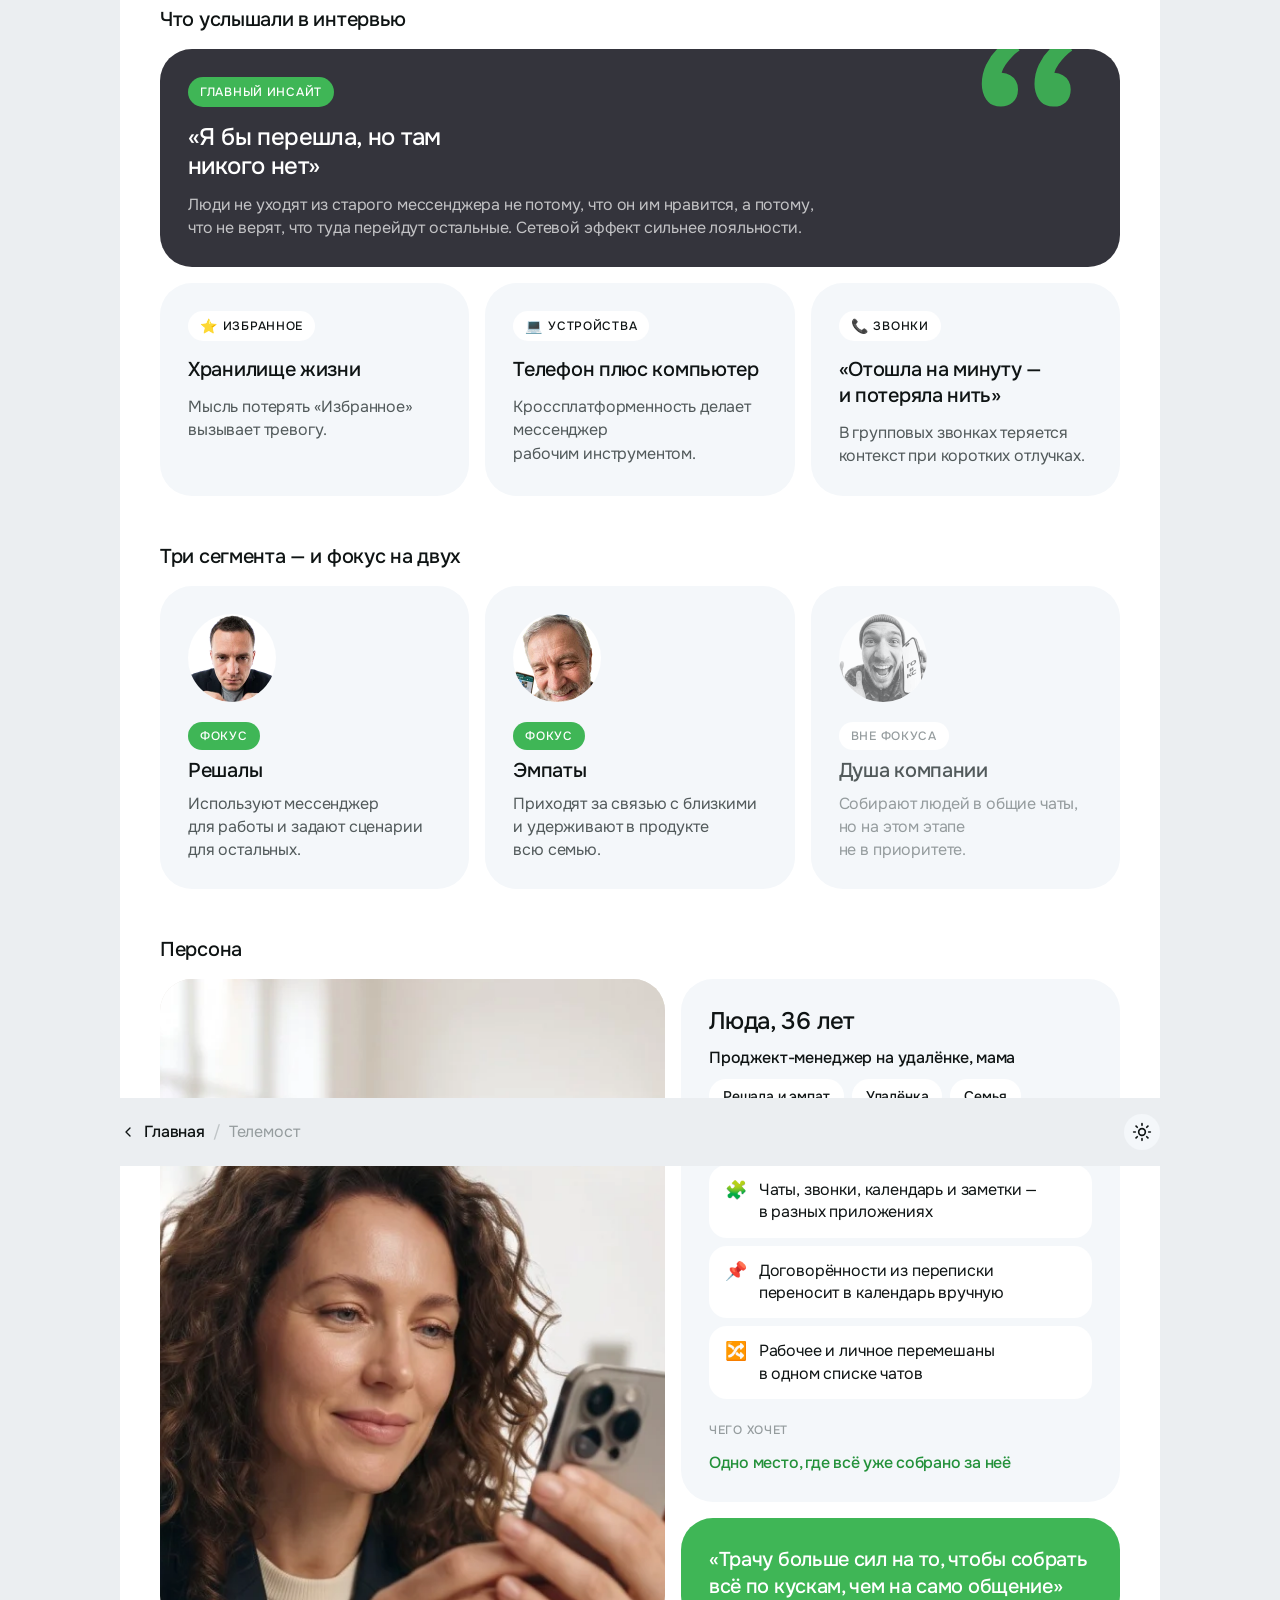
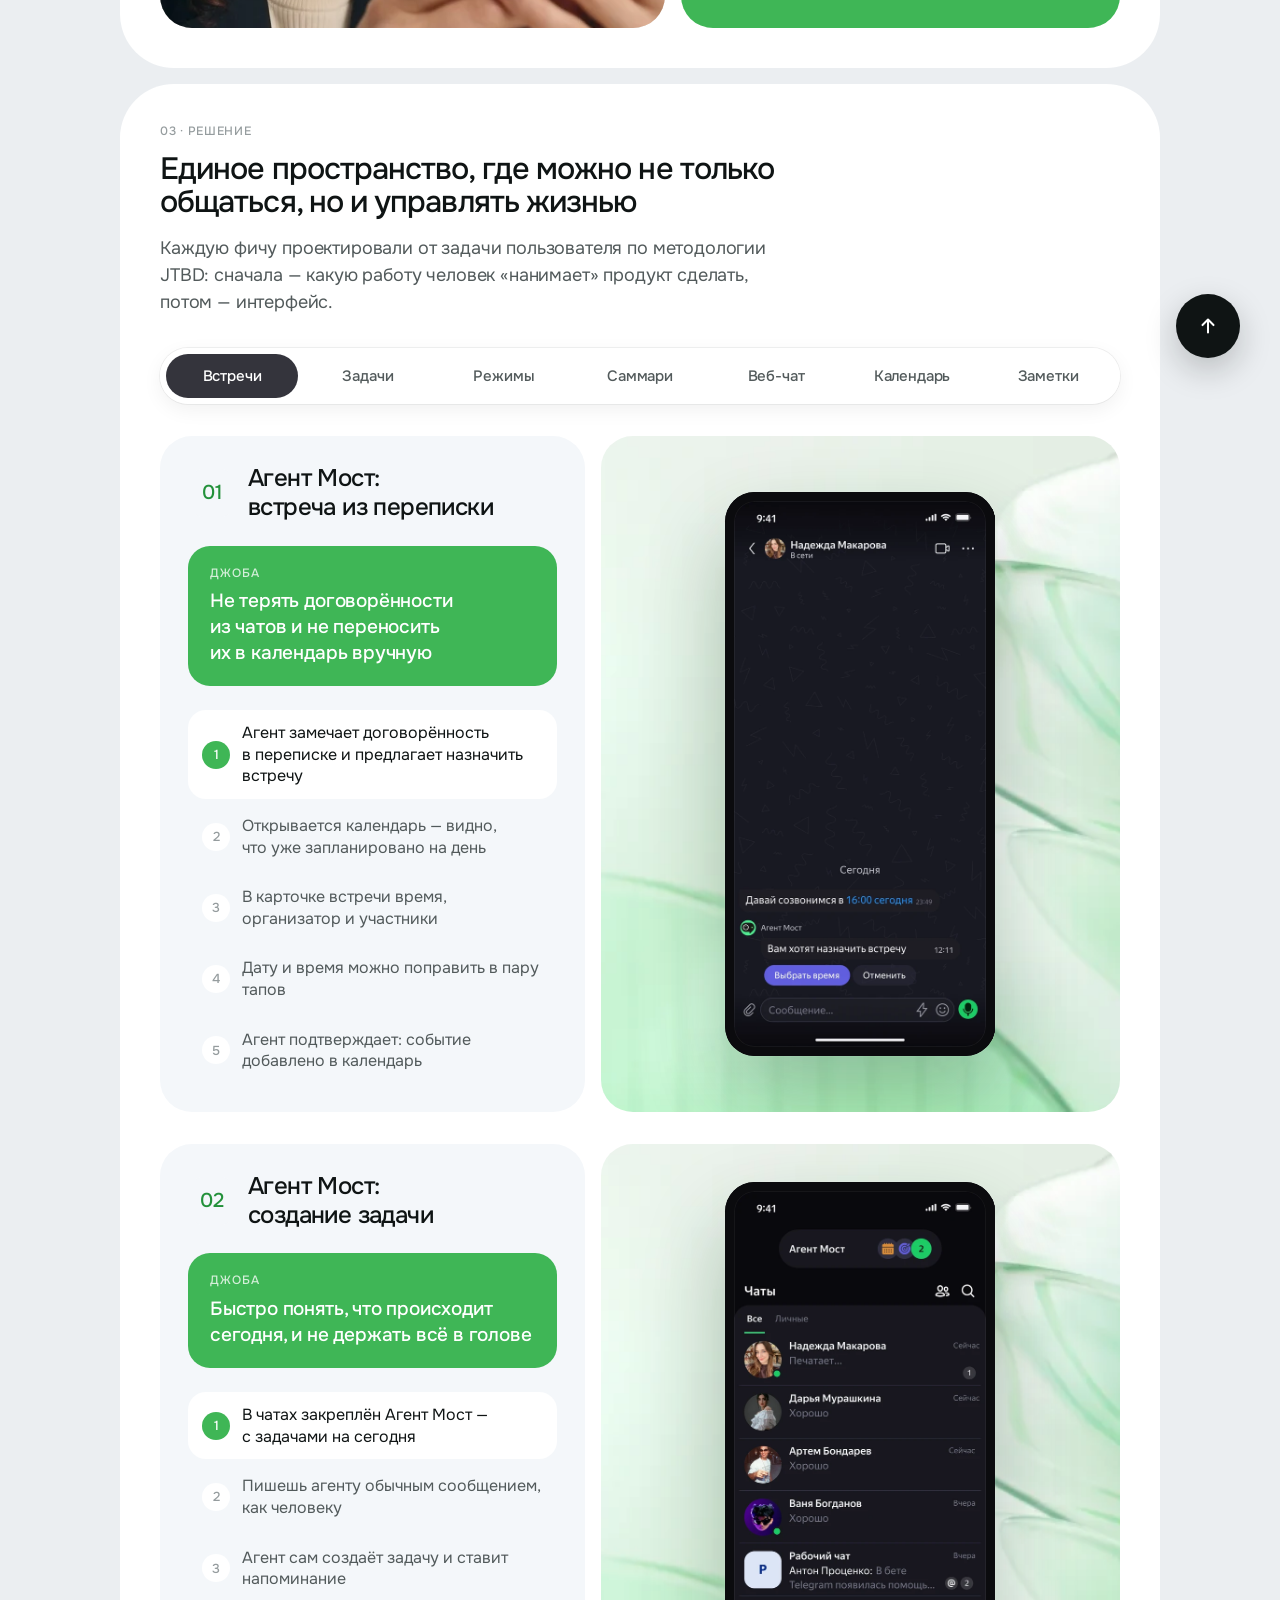
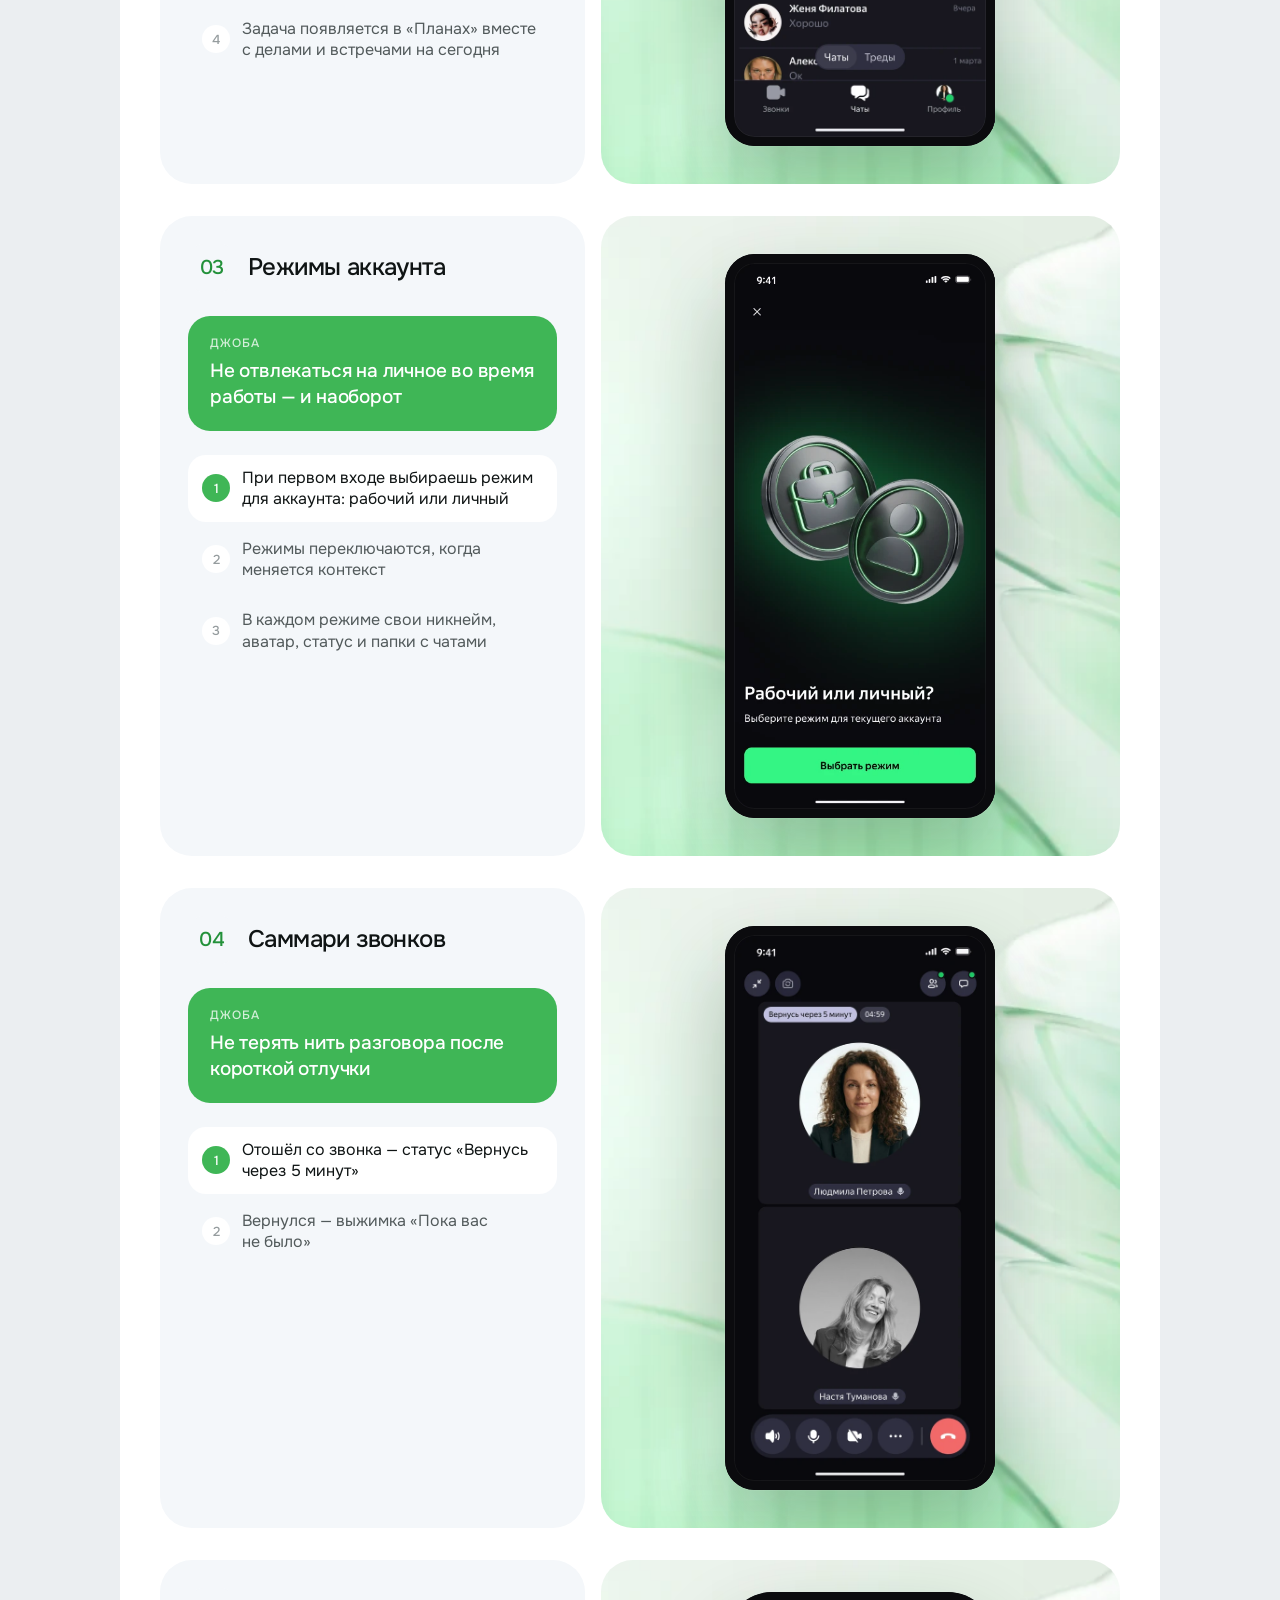
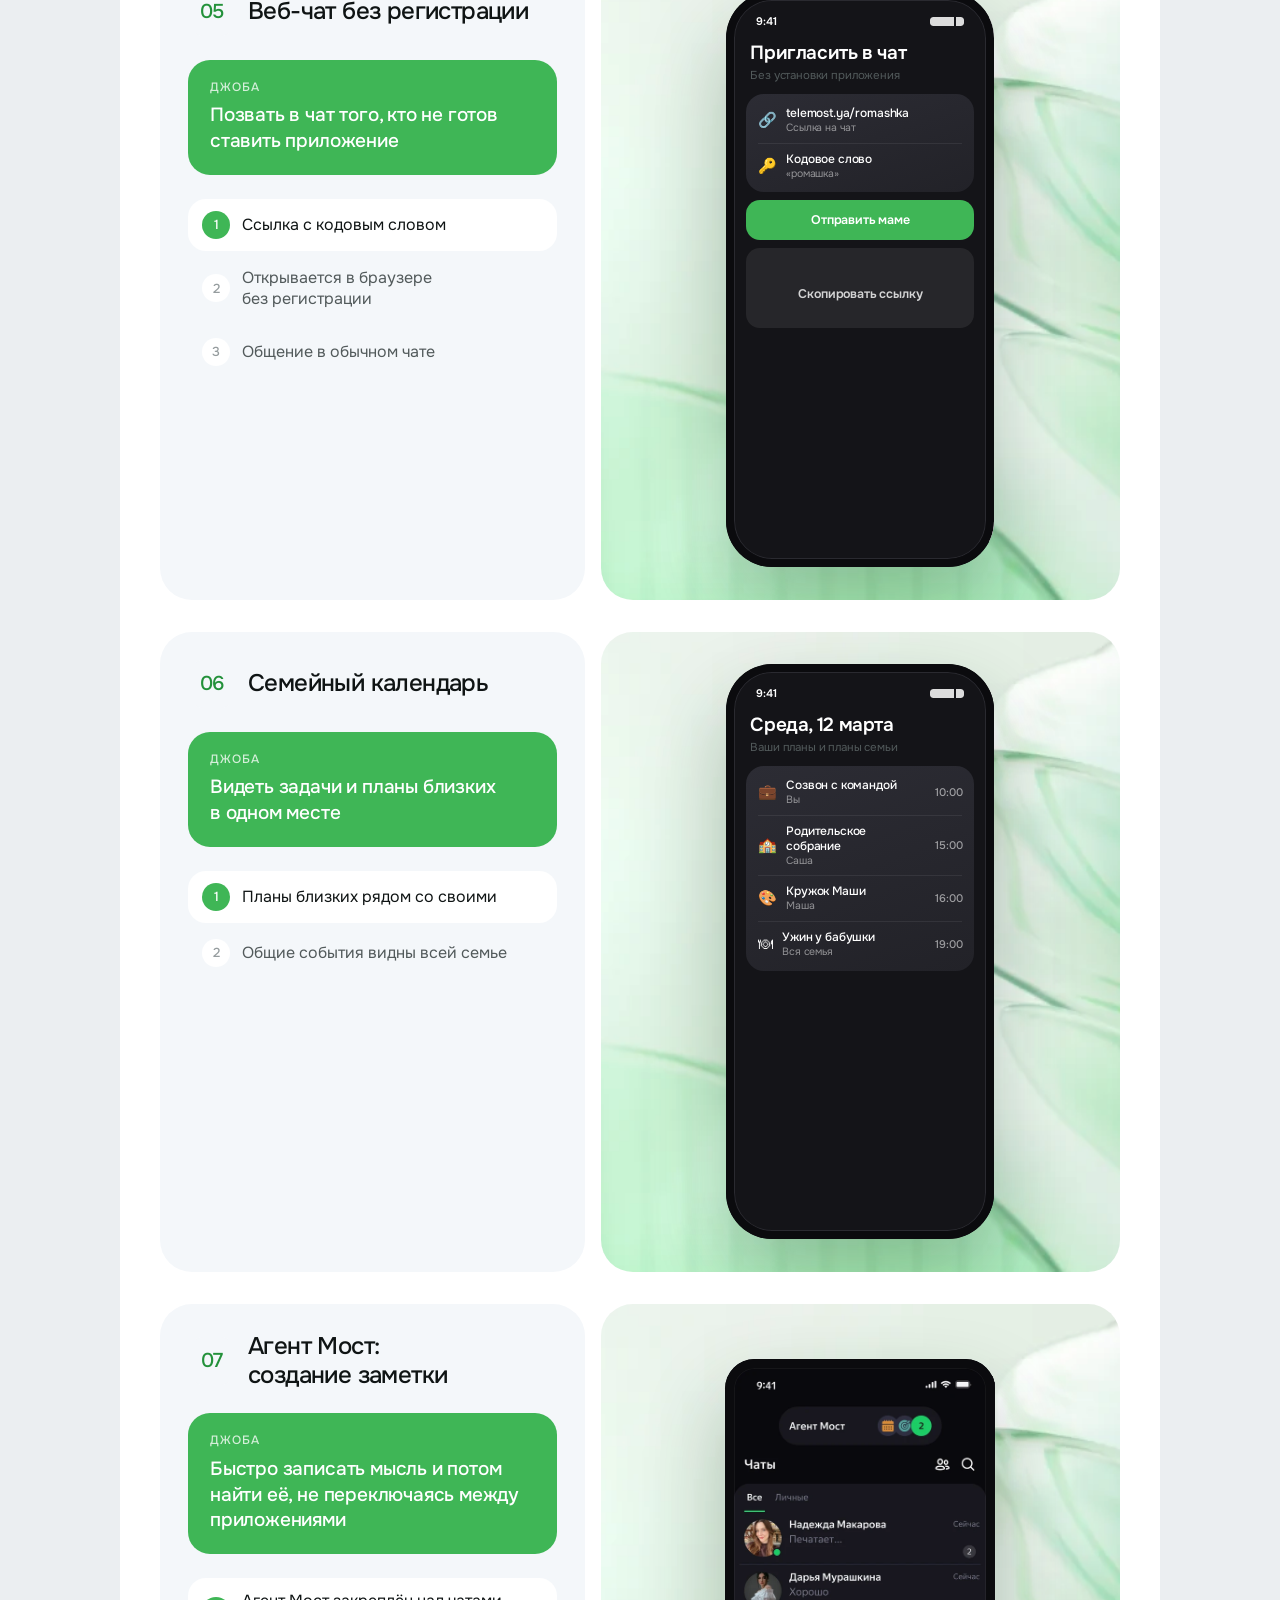
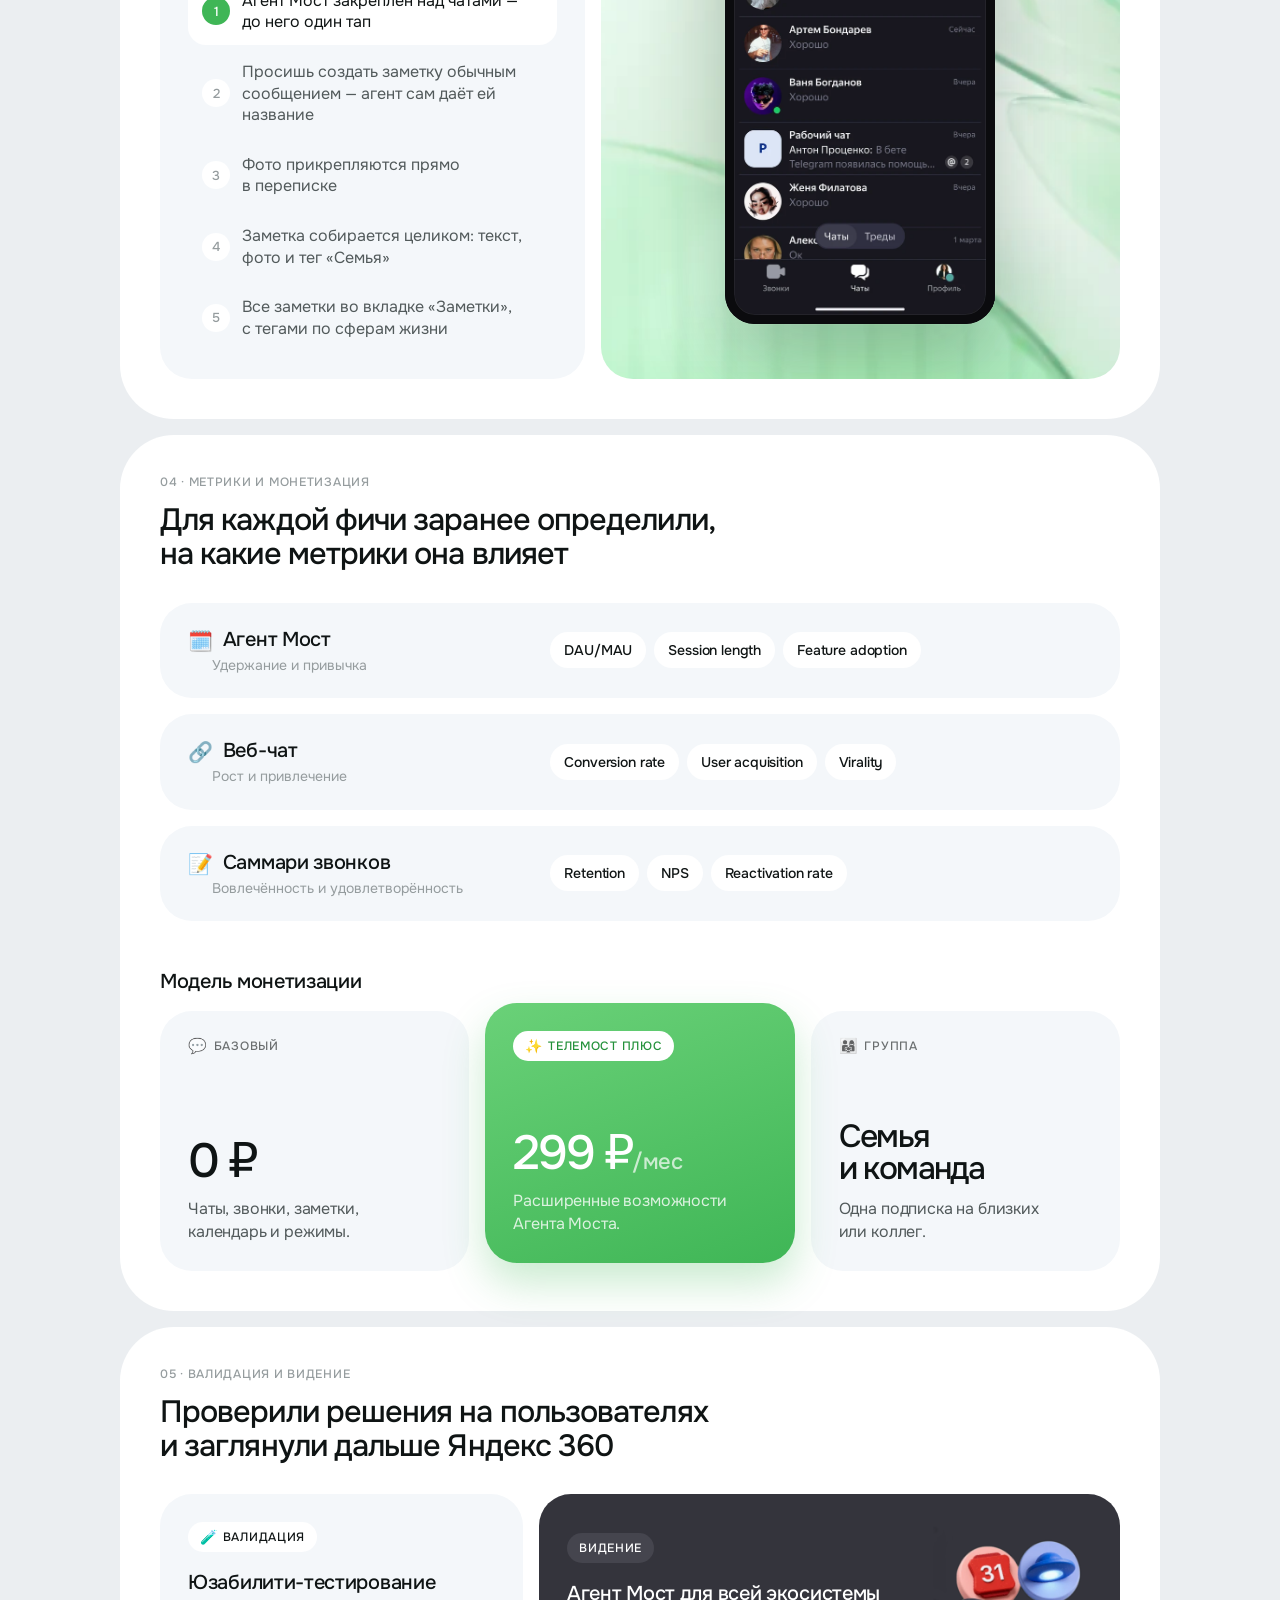
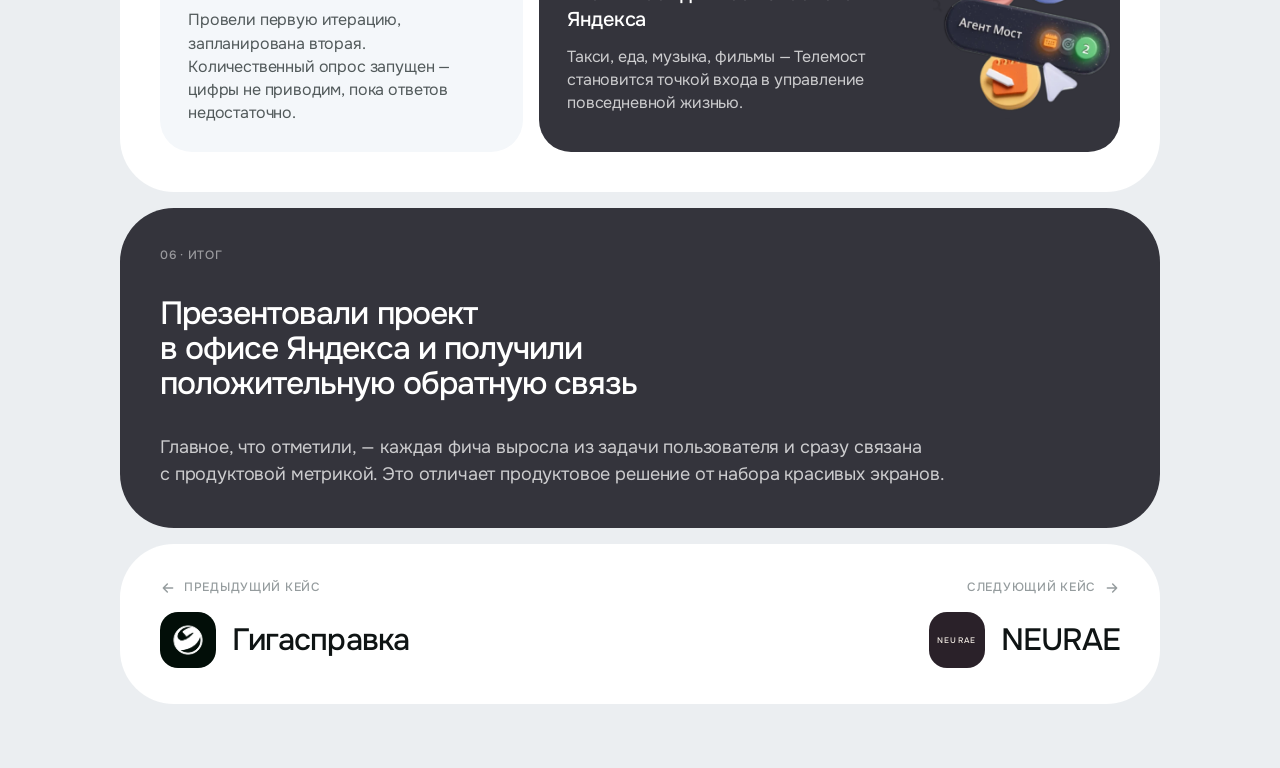
<file: telemost-case.html>
<!doctype html>
<html lang="ru">
<head>
  <meta charset="utf-8">
  <meta name="viewport" content="width=device-width, initial-scale=1, viewport-fit=cover">
  <title>Телемост — кейс Полины Ефремовой</title>
  <meta name="description" content="Стратегия вывода Яндекс Телемоста в B2C: единое пространство для общения и дел с Агентом Мостом.">
  <link rel="preload" href="assets/fonts/onest-cyrillic.woff2" as="font" type="font/woff2" crossorigin>
  <link rel="stylesheet" href="css/v2.css?v=78">
  <link rel="stylesheet" href="css/case.css?v=76">
  <link rel="stylesheet" href="css/telemost.css?v=56">
  <link rel="stylesheet" href="css/theme.css?v=9">
  <script>(function(){try{var t=localStorage.getItem("theme");if(!t)t=matchMedia("(prefers-color-scheme: dark)").matches?"dark":"light";document.documentElement.dataset.theme=t}catch(e){}})()</script>
  <script>if(/[?&]from=proto/.test(location.search)){var st=document.createElement('style');st.textContent='@view-transition{navigation:auto}::view-transition-group(*){animation-duration:.55s;animation-timing-function:cubic-bezier(.65,0,.35,1)}.hero .shot{view-transition-name:'+(location.pathname.indexOf('telemost')>-1?'cover-tm':'cover-giga')+'}';document.head.appendChild(st)}</script>
</head>
<body class="theme-tm">
<div class="wrap">

  <nav class="crumbs" aria-label="Навигация">
    <a href="index.html" onclick="if(document.referrer&&new URL(document.referrer).origin===location.origin){history.back();return false}"><svg width="16" height="16" viewBox="0 0 24 24" fill="none" stroke="currentColor" stroke-width="2" stroke-linecap="round" stroke-linejoin="round" aria-hidden="true"><path d="M15 18l-6-6 6-6"/></svg>Главная</a>
    <span class="sep">/</span><span>Телемост</span>
  </nav>

  <!-- Шапка -->
  <header class="head hero card">
    <div class="top"><div class="tags"><span>Mobile</span><span>Agent UX</span><span>Яндекс</span></div></div>
    <img class="icon" src="assets/img/telemost/app-icon.png" alt="" width="104" height="104">
    <h1>Телемост</h1>
    <p class="lead">Стратегия вывода Яндекс Телемоста в&nbsp;B2C. Не&nbsp;ещё один мессенджер, а&nbsp;единое пространство, где&nbsp;человек общается, созванивается и&nbsp;управляет своими&nbsp;делами.</p>
    <dl class="meta">
      <div><dt>Роль</dt><dd>Исследование, JTBD, <br>проектирование фич,&nbsp;UI</dd></div>
      <div><dt>Команда</dt><dd>5&nbsp;человек</dd></div>
      <div><dt>Формат</dt><dd>Коммерческий проект <br>для&nbsp;Яндекса в&nbsp;БВШД</dd></div>
      <div><dt>Год</dt><dd>2026</dd></div>
    </dl>
    <figure class="shot tm-hero">
      <div class="tm-cv" role="img" aria-label="Телефон с чатами и Агентом Мостом, вокруг парят иконки календаря, документов, камеры и почты"><div class="tm-cv-in">
          <img class="bg" src="assets/img/telemost/cover/tm-cover-bg.webp" alt="" decoding="async">
          <img class="ic ic-cal" src="assets/img/telemost/cover/tm-ic-cal.webp" alt="">
          <img class="ic ic-docs" src="assets/img/telemost/cover/tm-ic-docs.webp" alt="">
          <img class="ic ic-cam" src="assets/img/telemost/cover/tm-ic-cam.webp" alt="">
          <img class="ic ic-env" src="assets/img/telemost/cover/tm-ic-env.webp" alt="">
        </div></div>
    </figure>
  </header>

  <!-- Кратко -->
  <section class="brief card" aria-labelledby="brief-title">
    <header class="sec-head"><h2 id="brief-title"><svg class="spark" width="28" height="28" viewBox="0 0 24 24" aria-hidden="true"><path fill="#3FB656" d="M10 3.5c.5 3.7 2.8 6 6.5 6.5-3.7.5-6 2.8-6.5 6.5-.5-3.7-2.8-6-6.5-6.5 3.7-.5 6-2.8 6.5-6.5z"/><path fill="#8BDD96" d="M18.5 2c.2 1.4 1 2.2 2.5 2.5-1.4.2-2.3 1-2.5 2.5-.2-1.4-1-2.3-2.5-2.5 1.4-.2 2.3-1 2.5-2.5z"/></svg>Кратко</h2><span class="read-time"><svg width="16" height="16" viewBox="0 0 24 24" fill="none" stroke="currentColor" stroke-width="2" stroke-linecap="round" aria-hidden="true"><circle cx="12" cy="12" r="9"/><path d="M12 7v5l3 2"/></svg>30&nbsp;секунд на&nbsp;чтение</span></header>
    <div class="brief-grid">
      <div class="brief-item"><h3>Задача</h3><p class="big">Телемост знают как&nbsp;<em>созвоны по&nbsp;работе</em>, а&nbsp;не&nbsp;как&nbsp;место для&nbsp;жизни</p><p>Продукт стал мессенджером. Нужно вывести его в&nbsp;B2C: привлечь аудиторию, связать с&nbsp;Яндекс&nbsp;360&nbsp;и&nbsp;найти&nbsp;монетизацию.</p></div>
      <div class="brief-item"><h3>Инсайт</h3><p class="big">Люди остаются в&nbsp;старом мессенджере <em>не&nbsp;из&nbsp;любви</em>, а&nbsp;потому что&nbsp;там&nbsp;все</p><p>Сетевой эффект сильнее лояльности. Значит, нужен не&nbsp;ещё один чат, а&nbsp;то, чего нет у&nbsp;других: порядок в&nbsp;делах и&nbsp;жизни.</p></div>
      <div class="brief-item accent"><h3>Решение</h3><p class="big"><em>Агент Мост</em> собирает чаты, звонки и&nbsp;дела в&nbsp;одно место</p><p>Утренний брифинг, режимы «личное и&nbsp;работа», саммари пропущенного в&nbsp;звонке и&nbsp;веб-чат для&nbsp;близких без&nbsp;регистрации.</p><a class="brief-cta" href="#solution">Смотреть решение <svg width="16" height="16" viewBox="0 0 24 24" fill="none" stroke="currentColor" stroke-width="2.2" stroke-linecap="round" stroke-linejoin="round" aria-hidden="true"><path d="M12 5v14M6 13l6 6 6-6"/></svg></a></div>
    </div>
  </section>

  <!-- 01 Контекст -->
  <section class="sec card">
    <header><span class="eyebrow"><span class="num">01</span>&nbsp;· Контекст и&nbsp;задача</span><h2>Из&nbsp;сервиса для&nbsp;видеозвонков&nbsp;— в&nbsp;продукт, которым пользуются каждый&nbsp;день</h2></header>
    <div class="text">
      <p>В&nbsp;конце 2025&nbsp;года Яндекс Телемост сделал поворот: из&nbsp;инструмента для&nbsp;видеозвонков&nbsp;— в&nbsp;полноценный мессенджер с&nbsp;чатами, каналами, звонками и&nbsp;тредами. Задача от&nbsp;заказчика&nbsp;— сделать его частью повседневной жизни, а&nbsp;не&nbsp;только сервисом для&nbsp;созвонов.</p>
    </div>
    <div class="y-tasks">
      <div class="y-task"><b>1</b><h4>Привлечь новую аудиторию</h4><p>Тех, кто знает Телемост только по&nbsp;рабочим&nbsp;встречам.</p></div>
      <div class="y-task"><b>2</b><h4>Найти рост в&nbsp;Яндекс&nbsp;360</h4><p>Связать мессенджер с&nbsp;календарём, документами и&nbsp;заметками.</p></div>
      <div class="y-task"><b>3</b><h4>Предложить монетизацию</h4><p>Модель, где&nbsp;платить за&nbsp;продукт понятно и&nbsp;оправданно.</p></div>
    </div>
  </section>

  <!-- 02 Исследование -->
  <section class="sec card">
    <header><span class="eyebrow"><span class="num">02</span>&nbsp;· Исследование</span><h2>Разобрались, за&nbsp;что&nbsp;люди любят мессенджеры и&nbsp;почему не&nbsp;уходят из&nbsp;них</h2></header>
    <div class="y-stats">
      <div class="y-stat"><b>~20</b><span>глубинных интервью</span></div>
      <div class="y-stat"><b>5</b><span>продуктов в&nbsp;конкурентном анализе</span></div>
      <div class="y-stat"><b>3</b><span>сегмента аудитории</span></div>
    </div>
    <h3 class="sub">За&nbsp;что&nbsp;любят продукты, которыми уже&nbsp;пользуются</h3>
    <div class="tm-grid">
      <div class="tm-cell tm-app"><span class="tm-logo"><img src="assets/img/telemost/logos/telegram.svg" alt=""></span><h4>Telegram</h4><p>Контроль и&nbsp;гибкость: папки, боты, «Избранное» как&nbsp;личный&nbsp;архив.</p></div>
      <div class="tm-cell tm-app"><span class="tm-logo"><img src="assets/img/telemost/logos/imessage.svg" alt=""></span><h4>iMessage</h4><p>Просто работает, без&nbsp;лишних&nbsp;действий.</p></div>
      <div class="tm-cell tm-app"><span class="tm-logo wide"><img src="assets/img/telemost/logos/zoom.svg" alt=""></span><h4>Zoom</h4><p>Надёжность в&nbsp;одной узкой&nbsp;задаче.</p></div>
      <div class="tm-cell tm-app"><span class="tm-logo max"><b>MAX</b></span><h4>MAX</h4><p>Единая точка входа в&nbsp;экосистему.</p></div>
      <div class="tm-cell tm-app"><span class="tm-logo snap"><img src="assets/img/telemost/logos/snapchat.svg" alt=""></span><h4>Snapchat</h4><p>Лёгкость и&nbsp;никакого давления «сохранить&nbsp;навсегда».</p></div>
      <div class="tm-cell y-green y-out"><span class="k">Вывод</span><h4>Никто не&nbsp;объединяет общение, звонки и&nbsp;дела</h4><p>Каждый закрывает свой кусок&nbsp;жизни. Здесь&nbsp;— место для&nbsp;Телемоста.</p></div>
    </div>
    <h3 class="sub">Что&nbsp;услышали в&nbsp;интервью</h3>
    <div class="y-quotes">
      <div class="y-quote main"><span class="y-chip">Главный инсайт</span><p class="q">«Я&nbsp;бы перешла, но&nbsp;там никого нет»</p><p>Люди не&nbsp;уходят из&nbsp;старого мессенджера не&nbsp;потому, что&nbsp;он&nbsp;им нравится, а&nbsp;потому, что&nbsp;не&nbsp;верят, что&nbsp;туда перейдут остальные. Сетевой эффект сильнее&nbsp;лояльности.</p></div>
      <div class="y-quote"><span class="y-chip"><i class="em">⭐️</i>Избранное</span><p class="q">Хранилище жизни</p><p>Мысль потерять «Избранное» вызывает&nbsp;тревогу.</p></div>
      <div class="y-quote"><span class="y-chip"><i class="em">💻</i>Устройства</span><p class="q">Телефон плюс&nbsp;компьютер</p><p>Кроссплатформенность делает мессенджер рабочим&nbsp;инструментом.</p></div>
      <div class="y-quote"><span class="y-chip"><i class="em">📞</i>Звонки</span><p class="q">«Отошла на&nbsp;минуту&nbsp;— и&nbsp;потеряла нить»</p><p>В&nbsp;групповых звонках теряется контекст при&nbsp;коротких&nbsp;отлучках.</p></div>
    </div>
    <h3 class="sub">Три сегмента&nbsp;— и&nbsp;фокус на&nbsp;двух</h3>
    <div class="tm-grid tm-segs">
      <div class="tm-seg"><img class="ava" src="assets/img/telemost/ava-reshala.webp" alt="" width="88" height="88"><div class="txt"><span class="tm-pill on">Фокус</span><h4>Решалы</h4><p>Используют мессенджер для&nbsp;работы и&nbsp;задают сценарии для&nbsp;остальных.</p></div></div>
      <div class="tm-seg"><img class="ava" src="assets/img/telemost/ava-empat.webp" alt="" width="88" height="88"><div class="txt"><span class="tm-pill on">Фокус</span><h4>Эмпаты</h4><p>Приходят за&nbsp;связью с&nbsp;близкими и&nbsp;удерживают в&nbsp;продукте всю&nbsp;семью.</p></div></div>
      <div class="tm-seg off"><img class="ava" src="assets/img/telemost/ava-dusha.webp" alt="" width="88" height="88"><div class="txt"><span class="tm-pill">Вне фокуса</span><h4>Душа компании</h4><p>Собирают людей в&nbsp;общие чаты, но&nbsp;на&nbsp;этом этапе не&nbsp;в&nbsp;приоритете.</p></div></div>
    </div>
    <h3 class="sub">Персона</h3>
    <div class="tm-persona2">
      <div class="ph">
        <img src="assets/img/telemost/persona-photo.webp" alt="Люда смотрит в телефон" loading="lazy">
        <span class="gl g1"><i class="ic">💬</i>12&nbsp;новых в&nbsp;рабочем чате</span>
        <span class="gl g2"><i class="ic">📞</i>Пропущенный: мама</span>
        <span class="gl g3"><i class="ic">📅</i>Созвон в&nbsp;16:00&nbsp;пересекается с&nbsp;кружком</span>
        <span class="gl ga"><img class="ic" src="assets/img/telemost/app-icon.png" alt=""><span><b>Агент Мост</b>Собрал всё в&nbsp;план на&nbsp;день: созвон, мама, 12&nbsp;сообщений</span></span>
      </div>
      <div class="pside">
        <div class="who">
          <div class="who-top">
            <h4>Люда, 36&nbsp;лет</h4>
            <p class="role">Проджект-менеджер на&nbsp;удалёнке, мама</p>
            <div class="y-tagset"><span>Решала и&nbsp;эмпат</span><span>Удалёнка</span><span>Семья</span></div>
          </div>
          <div class="pains">
            <span class="k">Что&nbsp;мешает</span>
            <ul>
              <li><i class="em">🧩</i>Чаты, звонки, календарь и&nbsp;заметки&nbsp;— в&nbsp;разных приложениях</li>
              <li><i class="em">📌</i>Договорённости из&nbsp;переписки переносит в&nbsp;календарь вручную</li>
              <li><i class="em">🔀</i>Рабочее и&nbsp;личное перемешаны в&nbsp;одном списке&nbsp;чатов</li>
            </ul>
          </div>
          <div class="want"><span class="k">Чего хочет</span><p>Одно место, где&nbsp;всё уже собрано за&nbsp;неё</p></div>
        </div>
        <blockquote class="say">«Трачу больше сил на&nbsp;то, чтобы собрать всё по&nbsp;кускам, чем&nbsp;на&nbsp;само&nbsp;общение»</blockquote>
      </div>
    </div>
  </section>

  <!-- 03 Решение -->
  <section class="sec card" id="solution">
    <header><span class="eyebrow"><span class="num">03</span>&nbsp;· Решение</span><h2>Единое пространство, где&nbsp;можно не&nbsp;только общаться, но&nbsp;и&nbsp;управлять&nbsp;жизнью</h2></header>
    <div class="text">
      <p>Каждую фичу проектировали от&nbsp;задачи пользователя по&nbsp;методологии JTBD: сначала&nbsp;— какую работу человек «нанимает» продукт сделать, потом&nbsp;— интерфейс.</p>
    </div>
    <nav class="tm-fnav" aria-label="Фичи"><a href="#f-meet" class="on">Встречи</a><a href="#f-agent">Задачи</a><a href="#f-modes">Режимы</a><a href="#f-summary">Саммари</a><a href="#f-web">Веб-чат</a><a href="#f-cal">Календарь</a><a href="#f-notes">Заметки</a></nav>
    <div class="tm-chap" id="f-meet" data-chap>
      <div class="tm-copy">
        <h3 class="mode-title"><span class="mode-n">01</span>Агент Мост: встреча из&nbsp;переписки</h3>
        <p class="tm-job"><span>Джоба</span>Не&nbsp;терять договорённости из&nbsp;чатов и&nbsp;не&nbsp;переносить их&nbsp;в&nbsp;календарь вручную</p>
        <div class="tm-steps"><button type="button" class="tm-step on" data-go="0"><b>1</b>Агент замечает договорённость в&nbsp;переписке и&nbsp;предлагает назначить встречу</button><button type="button" class="tm-step" data-go="1"><b>2</b>Открывается календарь&nbsp;— видно, что&nbsp;уже запланировано на&nbsp;день</button><button type="button" class="tm-step" data-go="2"><b>3</b>В&nbsp;карточке встречи время, организатор и&nbsp;участники</button><button type="button" class="tm-step" data-go="3"><b>4</b>Дату и&nbsp;время можно поправить в&nbsp;пару тапов</button><button type="button" class="tm-step" data-go="4"><b>5</b>Агент подтверждает: событие добавлено в&nbsp;календарь</button></div>
      </div>
      <div class="tm-stage"><div class="tm-phones real-set"><div class="tm-phone real on" data-i="1"><img src="assets/img/telemost/meet-1-suggest.webp" alt="Агент в чате предлагает назначить встречу" loading="lazy"></div><div class="tm-phone real" data-i="2"><img src="assets/img/telemost/meet-2-calendar.webp" alt="Календарь с планами на день" loading="lazy"></div><div class="tm-phone real" data-i="3"><img src="assets/img/telemost/meet-3-details.webp" alt="Детали встречи: время, организатор, участники" loading="lazy"></div><div class="tm-phone real" data-i="4"><img src="assets/img/telemost/meet-4-time.webp" alt="Выбор даты и времени" loading="lazy"></div><div class="tm-phone real" data-i="5"><img src="assets/img/telemost/meet-5-done.webp" alt="Уведомление: событие добавлено в календарь" loading="lazy"></div></div></div>
    </div>
    <div class="tm-chap" id="f-agent" data-chap>
      <div class="tm-copy">
        <h3 class="mode-title"><span class="mode-n">02</span>Агент Мост: создание задачи</h3>
        <p class="tm-job"><span>Джоба</span>Быстро понять, что&nbsp;происходит сегодня, и&nbsp;не&nbsp;держать всё в&nbsp;голове</p>
        <div class="tm-steps"><button type="button" class="tm-step on" data-go="0"><b>1</b>В&nbsp;чатах закреплён Агент Мост&nbsp;— с&nbsp;задачами на&nbsp;сегодня</button><button type="button" class="tm-step" data-go="1"><b>2</b>Пишешь агенту обычным сообщением, как&nbsp;человеку</button><button type="button" class="tm-step" data-go="2"><b>3</b>Агент сам создаёт задачу и&nbsp;ставит напоминание</button><button type="button" class="tm-step" data-go="3"><b>4</b>Задача появляется в&nbsp;«Планах» вместе с&nbsp;делами и&nbsp;встречами на&nbsp;сегодня</button></div>
      </div>
      <div class="tm-stage"><div class="tm-bars"><i></i><i></i><i></i><i></i></div><div class="tm-phones real-set"><div class="tm-phone real on" data-i="1"><img src="assets/img/telemost/agent-task-1-chats.webp?v=2" alt="Список чатов с закреплённым Агентом Мостом" loading="lazy"></div><div class="tm-phone real" data-i="2"><img src="assets/img/telemost/agent-task-2-ask.webp" alt="Сообщение агенту про концерт ребёнка" loading="lazy"></div><div class="tm-phone real" data-i="3"><img src="assets/img/telemost/agent-task-3-created.webp" alt="Агент создал задачу и добавил её в календарь" loading="lazy"></div><div class="tm-phone real" data-i="4"><img src="assets/img/telemost/agent-task-4-plans.webp?v=2" alt="Вкладка «Планы» со списком задач" loading="lazy"></div></div></div>
    </div>
    <div class="tm-chap" id="f-modes" data-chap>
      <div class="tm-copy">
        <h3 class="mode-title"><span class="mode-n">03</span>Режимы аккаунта</h3>
        <p class="tm-job"><span>Джоба</span>Не&nbsp;отвлекаться на&nbsp;личное во&nbsp;время работы&nbsp;— и&nbsp;наоборот</p>
        <div class="tm-steps"><button type="button" class="tm-step on" data-go="0"><b>1</b>При&nbsp;первом входе выбираешь режим для&nbsp;аккаунта: рабочий или&nbsp;личный</button><button type="button" class="tm-step" data-go="1"><b>2</b>Режимы переключаются, когда меняется контекст</button><button type="button" class="tm-step" data-go="2"><b>3</b>В&nbsp;каждом режиме свои никнейм, аватар, статус и&nbsp;папки с&nbsp;чатами</button></div>
      </div>
      <div class="tm-stage"><div class="tm-bars"><i></i><i></i><i></i><i></i></div><div class="tm-phones real-set"><div class="tm-phone real on" data-i="1"><img src="assets/img/telemost/modes-1-choose.webp" alt="Выбор режима: рабочий или личный" loading="lazy"></div><div class="tm-phone real" data-i="2"><img src="assets/img/telemost/modes-2-intro.webp" alt="Экран «Управление режимами»" loading="lazy"></div><div class="tm-phone real" data-i="3"><img src="assets/img/telemost/modes-3-settings.webp" alt="Настройки рабочего режима: аватар, никнейм, статус" loading="lazy"></div></div></div>
    </div>
    <div class="tm-chap" id="f-summary" data-chap>
      <div class="tm-copy">
        <h3 class="mode-title"><span class="mode-n">04</span>Саммари звонков</h3>
        <p class="tm-job"><span>Джоба</span>Не&nbsp;терять нить разговора после короткой отлучки</p>
        <div class="tm-steps"><button type="button" class="tm-step on" data-go="0"><b>1</b>Отошёл со&nbsp;звонка&nbsp;— статус «Вернусь через 5&nbsp;минут»</button><button type="button" class="tm-step" data-go="1"><b>2</b>Вернулся&nbsp;— выжимка «Пока вас не&nbsp;было»</button></div>
      </div>
      <div class="tm-stage"><div class="tm-bars"><i></i><i></i></div><div class="tm-phones real-set"><div class="tm-phone real on" data-i="1"><img src="assets/img/telemost/sum-away.webp" alt="Звонок со статусом «Вернусь через 5 минут»" loading="lazy"></div><div class="tm-phone real" data-i="2"><img src="assets/img/telemost/sum-summary.webp" alt="Плашка «Пока вас не было» с выжимкой разговора" loading="lazy"></div></div></div>
    </div>
    <div class="tm-chap" id="f-web" data-chap>
      <div class="tm-copy">
        <h3 class="mode-title"><span class="mode-n">05</span>Веб-чат без&nbsp;регистрации</h3>
        <p class="tm-job"><span>Джоба</span>Позвать в&nbsp;чат того, кто&nbsp;не&nbsp;готов ставить приложение</p>
        <div class="tm-steps"><button type="button" class="tm-step on" data-go="0"><b>1</b>Ссылка с&nbsp;кодовым словом</button><button type="button" class="tm-step" data-go="1"><b>2</b>Открывается в&nbsp;браузере без&nbsp;регистрации</button><button type="button" class="tm-step" data-go="2"><b>3</b>Общение в&nbsp;обычном чате</button></div>
      </div>
      <div class="tm-stage"><div class="tm-bars"><i></i><i></i><i></i></div><div class="tm-phones"><div class="tm-phone on" data-i="1"><div class="tm-scr"><div class="s-sb"><span>9:41</span><span class="s-ic"></span></div><div class="s-h">Пригласить в&nbsp;чат</div><p class="s-sub">Без&nbsp;установки приложения</p><div class="s-card"><div class="s-it"><em>🔗</em><div>telemost.ya/romashka<small>Ссылка на&nbsp;чат</small></div></div><div class="s-it"><em>🔑</em><div>Кодовое слово<small>«ромашка»</small></div></div></div><div class="s-btn">Отправить маме</div><div class="s-btn sec">Скопировать ссылку</div></div></div><div class="tm-phone" data-i="2"><div class="tm-scr light"><div class="s-sb"><span>9:41</span><span class="s-ic"></span></div><div class="s-url">telemost.ya/romashka</div><div class="s-h">Чат «Семья»</div><p class="s-sub">Откроется в&nbsp;браузере</p><div class="s-input">ромашка</div><div class="s-btn">Войти без&nbsp;регистрации</div></div></div><div class="tm-phone" data-i="3"><div class="tm-scr light"><div class="s-sb"><span>9:41</span><span class="s-ic"></span></div><div class="s-url">telemost.ya/romashka</div><div class="s-h">Семья</div><p class="s-sub">В&nbsp;браузере</p><div class="s-b me">Мама, привет! Это наш новый чат 💚</div><div class="s-b">Ой, как&nbsp;просто! Всё вижу</div><div class="s-b me">В&nbsp;субботу ждём у&nbsp;нас к&nbsp;обеду</div></div></div></div></div>
    </div>
    <div class="tm-chap" id="f-cal" data-chap>
      <div class="tm-copy">
        <h3 class="mode-title"><span class="mode-n">06</span>Семейный календарь</h3>
        <p class="tm-job"><span>Джоба</span>Видеть задачи и&nbsp;планы близких в&nbsp;одном месте</p>
        <div class="tm-steps"><button type="button" class="tm-step on" data-go="0"><b>1</b>Планы близких рядом со&nbsp;своими</button><button type="button" class="tm-step" data-go="1"><b>2</b>Общие события видны всей семье</button></div>
      </div>
      <div class="tm-stage"><div class="tm-bars"><i></i><i></i></div><div class="tm-phones"><div class="tm-phone on" data-i="1"><div class="tm-scr"><div class="s-sb"><span>9:41</span><span class="s-ic"></span></div><div class="s-h">Среда, 12&nbsp;марта</div><p class="s-sub">Ваши планы и&nbsp;планы семьи</p><div class="s-card"><div class="s-it"><em>💼</em><div>Созвон с&nbsp;командой<small>Вы</small></div><span class="s-r">10:00</span></div><div class="s-it"><em>🏫</em><div>Родительское собрание<small>Саша</small></div><span class="s-r">15:00</span></div><div class="s-it"><em>🎨</em><div>Кружок Маши<small>Маша</small></div><span class="s-r">16:00</span></div><div class="s-it"><em>🍽</em><div>Ужин у&nbsp;бабушки<small>Вся семья</small></div><span class="s-r">19:00</span></div></div></div></div><div class="tm-phone" data-i="2"><div class="tm-scr"><div class="s-sb"><span>9:41</span><span class="s-ic"></span></div><div class="s-h">Ужин у&nbsp;бабушки</div><p class="s-sub">Сб, 15&nbsp;марта · 19:00</p><div class="s-card"><div class="s-ct"><i>👥</i>Участники</div><div class="s-it"><em>👩</em><div>Люда<small>Идёт</small></div></div><div class="s-it"><em>👨</em><div>Саша<small>Идёт</small></div></div><div class="s-it"><em>👧</em><div>Маша<small>Идёт</small></div></div><div class="s-it"><em>👵</em><div>Мама<small>Организатор</small></div></div></div><div class="s-ok">✓ Событие видно всей семье</div></div></div></div></div>
    </div>
    <div class="tm-chap" id="f-notes" data-chap>
      <div class="tm-copy">
        <h3 class="mode-title"><span class="mode-n">07</span>Агент Мост: создание заметки</h3>
        <p class="tm-job"><span>Джоба</span>Быстро записать мысль и&nbsp;потом найти её, не&nbsp;переключаясь между приложениями</p>
        <div class="tm-steps"><button type="button" class="tm-step on" data-go="0"><b>1</b>Агент Мост закреплён над&nbsp;чатами&nbsp;— до&nbsp;него один тап</button><button type="button" class="tm-step" data-go="1"><b>2</b>Просишь создать заметку обычным сообщением&nbsp;— агент сам даёт ей название</button><button type="button" class="tm-step" data-go="2"><b>3</b>Фото прикрепляются прямо в&nbsp;переписке</button><button type="button" class="tm-step" data-go="3"><b>4</b>Заметка собирается целиком: текст, фото и&nbsp;тег «Семья»</button><button type="button" class="tm-step" data-go="4"><b>5</b>Все заметки во&nbsp;вкладке «Заметки», с&nbsp;тегами по&nbsp;сферам жизни</button></div>
      </div>
      <div class="tm-stage"><div class="tm-phones real-set"><div class="tm-phone real on" data-i="1"><img src="assets/img/telemost/note-1-chats.webp" alt="Список чатов с Агентом Мостом" loading="lazy"></div><div class="tm-phone real" data-i="2"><img src="assets/img/telemost/note-2-created.webp" alt="Агент создал заметку «Подарки мужу»" loading="lazy"></div><div class="tm-phone real" data-i="3"><img src="assets/img/telemost/note-3-photos.webp" alt="Фото прикрепляются к заметке прямо в чате" loading="lazy"></div><div class="tm-phone real" data-i="4"><img src="assets/img/telemost/note-4-full.webp" alt="Заметка с текстом, фото и тегом «Семья»" loading="lazy"></div><div class="tm-phone real" data-i="5"><img src="assets/img/telemost/note-5-list.webp" alt="Вкладка «Заметки» с тегами" loading="lazy"></div></div></div>
    </div>
  </section>

  <!-- 04 Метрики и монетизация -->
  <section class="sec card">
    <header><span class="eyebrow"><span class="num">04</span>&nbsp;· Метрики и&nbsp;монетизация</span><h2>Для&nbsp;каждой фичи заранее определили, на&nbsp;какие метрики она&nbsp;влияет</h2></header>
    <div class="tm-metrics">
      <div class="tm-metric"><b><i class="em">🗓️</i>Агент Мост<small>Удержание и&nbsp;привычка</small></b><div class="tm-tags"><span>DAU/MAU</span><span>Session length</span><span>Feature adoption</span></div></div>
      <div class="tm-metric"><b><i class="em">🔗</i>Веб-чат<small>Рост и&nbsp;привлечение</small></b><div class="tm-tags"><span>Conversion rate</span><span>User acquisition</span><span>Virality</span></div></div>
      <div class="tm-metric"><b><i class="em">📝</i>Саммари звонков<small>Вовлечённость и&nbsp;удовлетворённость</small></b><div class="tm-tags"><span>Retention</span><span>NPS</span><span>Reactivation rate</span></div></div>
    </div>
    <h3 class="sub">Модель монетизации</h3>
    <div class="y-prices">
      <div class="y-price"><span class="k"><i class="em">💬</i>Базовый</span><b>0&nbsp;₽</b><p>Чаты, звонки, заметки, календарь и&nbsp;режимы.</p></div>
      <div class="y-price y-green hot"><span class="y-chip"><i class="em">✨</i>Телемост Плюс</span><b>299&nbsp;₽<small>/мес</small></b><p>Расширенные возможности Агента&nbsp;Моста.</p></div>
      <div class="y-price"><span class="k"><i class="em">👨‍👩‍👧</i>Группа</span><b>Семья <br>и&nbsp;команда</b><p>Одна подписка на&nbsp;близких или&nbsp;коллег.</p></div>
    </div>
  </section>

  <!-- 05 Валидация и видение -->
  <section class="sec card">
    <header><span class="eyebrow"><span class="num">05</span>&nbsp;· Валидация и&nbsp;видение</span><h2>Проверили решения на&nbsp;пользователях и&nbsp;заглянули дальше Яндекс&nbsp;360</h2></header>
    <div class="y-vision">
      <div class="y-valid"><span class="y-chip"><i class="em">🧪</i>Валидация</span><h4>Юзабилити-тестирование</h4><p>Провели первую итерацию, запланирована вторая. Количественный опрос запущен&nbsp;— цифры не&nbsp;приводим, пока ответов недостаточно.</p></div>
      <div class="y-future y-dark"><div><span class="y-chip">Видение</span><h4>Агент Мост для&nbsp;всей экосистемы Яндекса</h4><p>Такси, еда, музыка, фильмы&nbsp;— Телемост становится точкой входа в&nbsp;управление повседневной&nbsp;жизнью.</p></div><img src="assets/img/telemost/cover-cluster.webp" alt="" loading="lazy"></div>
    </div>
  </section>

  <!-- 06 Итог -->
  <section class="sec card y-final y-dark">
    <span class="eyebrow"><span class="num">06</span>&nbsp;· Итог</span>
    <h2>Презентовали проект в&nbsp;офисе Яндекса и&nbsp;получили положительную обратную&nbsp;связь</h2>
    <p>Главное, что&nbsp;отметили,&nbsp;— каждая фича выросла из&nbsp;задачи пользователя и&nbsp;сразу связана с&nbsp;продуктовой метрикой. Это&nbsp;отличает продуктовое решение от&nbsp;набора красивых&nbsp;экранов.</p>
  </section>

  <!-- Соседние кейсы: назад и вперёд по кругу -->
  <nav class="case-nav card" aria-label="Другие кейсы">
    <a class="cn prev" href="giga-case.html"><span class="lbl"><svg width="16" height="16" viewBox="0 0 24 24" fill="none" stroke="currentColor" stroke-width="2.2" stroke-linecap="round" stroke-linejoin="round" aria-hidden="true"><path d="M19 12H5M11 6l-6 6 6 6"/></svg>Предыдущий кейс</span><span class="row"><span class="ic" aria-hidden="true"><img src="assets/img/giga/app-icon.png" alt=""></span><b>Гигасправка</b></span></a>
    <a class="cn nxt" href="neurae-case.html"><span class="lbl">Следующий кейс<svg width="16" height="16" viewBox="0 0 24 24" fill="none" stroke="currentColor" stroke-width="2.2" stroke-linecap="round" stroke-linejoin="round" aria-hidden="true"><path d="M5 12h14M13 6l6 6-6 6"/></svg></span><span class="row"><span class="ic" aria-hidden="true"><span class="cn-ne">NEURAE</span></span><b>NEURAE</b></span></a>
  </nav>

</div>
<div class="lb" id="lb" aria-hidden="true"><div class="lb-top"><span id="lbCap"></span><button class="lb-x" type="button" aria-label="Закрыть" id="lbX"><svg width="18" height="18" viewBox="0 0 24 24" stroke="#fff" stroke-width="2.2" stroke-linecap="round"><path d="M6 6l12 12M18 6L6 18"/></svg></button></div><div class="lb-body" id="lbBody"><img id="lbImg" alt=""></div><div class="lb-hint">Листайте в&nbsp;сторону, чтобы рассмотреть схему</div></div>
<div class="m-prog" id="mProg"><i></i></div>
<nav class="m-bar" id="mBar" aria-label="Навигация по кейсу">
  <div class="m-tabs">
    <a href="index.html" data-t="home"><svg width="20" height="20" viewBox="0 0 24 24" fill="none" stroke="currentColor" stroke-width="2" stroke-linecap="round" stroke-linejoin="round"><path d="M3 11l9-7 9 7v9a1 1 0 0 1-1 1h-5v-6H9v6H4a1 1 0 0 1-1-1z"/></svg>Главная</a>
    <a href="#solution" data-t="solution"><svg width="20" height="20" viewBox="0 0 24 24" fill="none" stroke="currentColor" stroke-width="2" stroke-linecap="round" stroke-linejoin="round"><path d="M12 3l2.5 5.5L20 11l-5.5 2.5L12 19l-2.5-5.5L4 11l5.5-2.5z"/></svg>Решение</a>
    <button type="button" data-t="top" id="mUp"><svg width="20" height="20" viewBox="0 0 24 24" fill="none" stroke="currentColor" stroke-width="2.2" stroke-linecap="round" stroke-linejoin="round"><path d="M12 19V5M6 11l6-6 6 6"/></svg>Наверх</button>
  </div>
  <a class="m-hire" href="https://t.me/polly_uiux" target="_blank" rel="noopener">Нанять</a>
</nav>
<button class="to-top" type="button" aria-label="Наверх"><svg width="22" height="22" viewBox="0 0 24 24" fill="none" stroke="currentColor" stroke-width="2.2" stroke-linecap="round" stroke-linejoin="round" aria-hidden="true"><path d="M12 19V5M6 11l6-6 6 6"/></svg></button>
<script>
/* слайдеры: полоски как сторис — медленно заполняются и переключают слайд */
document.querySelectorAll('[data-carousel]').forEach(function(c){
  var tr=c.querySelector('.track'),sl=[].slice.call(tr.children),DUR=4500,i=0,t=null,vis=false;
  var reduce=matchMedia('(prefers-reduced-motion: reduce)').matches;
  var bar=document.createElement('div');bar.className='sbars';bar.setAttribute('role','group');bar.setAttribute('aria-label','Слайды');
  sl.forEach(function(_,k){var b=document.createElement('button');b.type='button';b.setAttribute('aria-label','Слайд '+(k+1));b.innerHTML='<i></i>';b.addEventListener('click',function(){show(k,true)});bar.appendChild(b)});
  c.appendChild(bar);var bs=[].slice.call(bar.children);
  var pn=c.closest('[role=tabpanel]');
  function active(){return vis&&!(pn&&pn.hidden)&&!reduce}
  function paint(){bs.forEach(function(b,k){b.classList.toggle('done',k<i);b.classList.toggle('on',k===i&&!active());b.classList.remove('run')});
    if(active()){void bs[i].offsetWidth;bs[i].style.setProperty('--dur',DUR+'ms');bs[i].classList.add('run')}}
  function show(n,scroll){i=(n+sl.length)%sl.length;if(scroll!==false)tr.scrollTo({left:i*tr.clientWidth,behavior:'smooth'});paint();
    clearTimeout(t);if(active())t=setTimeout(function(){show(i+1)},DUR)}
  var st=null;tr.addEventListener('scroll',function(){clearTimeout(st);st=setTimeout(function(){var k=tr.clientWidth?Math.round(tr.scrollLeft/tr.clientWidth):0;if(k!==i)show(k,false)},120)},{passive:true});
  tr.addEventListener('keydown',function(e){if(e.key==='ArrowRight'){e.preventDefault();show(i+1)}if(e.key==='ArrowLeft'){e.preventDefault();show(i-1)}});
  new IntersectionObserver(function(e){vis=e[0].isIntersecting;show(i,false)},{threshold:.4}).observe(c);
  if(pn)pn.addEventListener('shown',function(){tr.scrollLeft=0;show(0,false)});
});
/* режимы агента: переключение схем */
document.querySelectorAll('.seg').forEach(function(group){
  var tabs=[].slice.call(group.querySelectorAll('.seg-tab'));
  function select(t,focus){tabs.forEach(function(x){var on=x===t;x.setAttribute('aria-selected',on);x.tabIndex=on?0:-1;
    var p=document.getElementById(x.getAttribute('aria-controls'));p.hidden=!on;if(on)p.dispatchEvent(new Event('shown'))});if(focus)t.focus()}
  tabs.forEach(function(t,i){
    t.addEventListener('click',function(){select(t)});
    t.addEventListener('keydown',function(e){var d=e.key==='ArrowRight'?1:e.key==='ArrowLeft'?-1:0;if(d){e.preventDefault();select(tabs[(i+d+tabs.length)%tabs.length],true)}});
  });
});
/* сценарий фичи: экраны сменяются по таймингам data-d; data-tap="x,y" — касание перед переходом */
document.querySelectorAll('[data-flow]').forEach(function(f){
  var screens=[].slice.call(f.querySelectorAll('.flow-screen')),tap=f.querySelector('.tap'),i=0,timer=null,run=false;
  var reduce=matchMedia('(prefers-reduced-motion: reduce)').matches;
  function show(n){var prev=i;i=(n+screens.length)%screens.length;
    screens.forEach(function(s,k){s.classList.toggle('on',k===i);s.classList.toggle('out',k===prev&&k!==i)})}
  function step(){var s=screens[i],d=+s.dataset.d||2000,t=s.dataset.tap;
    timer=setTimeout(function(){
      if(t&&tap){var p=t.split(',');tap.style.left=p[0]+'%';tap.style.top=p[1]+'%';tap.classList.remove('go');void tap.offsetWidth;tap.classList.add('go');
        timer=setTimeout(function(){show(i+1);step()},550)}
      else{show(i+1);step()}
    },d)}
  function play(){stop();if(reduce)return;run=true;step()}
  function stop(){run=false;if(timer)clearTimeout(timer);timer=null}
  var panel=f.closest('[role=tabpanel]');if(panel)panel.addEventListener('shown',function(){show(0);play()});
  if('IntersectionObserver' in window)new IntersectionObserver(function(es){es[0].isIntersecting&&!(panel&&panel.hidden)?(run||play()):stop()},{threshold:.3}).observe(f);
  show(0);
});
/* видео играют, только когда видны; надёжно и при переключении вкладок */
(function(){
  var reduce=matchMedia('(prefers-reduced-motion: reduce)').matches;
  var vids=[].slice.call(document.querySelectorAll('video.autoplay'));
  function visible(v){
    if(v.closest('[hidden]'))return false;
    var r=v.getBoundingClientRect(); if(!r.width||!r.height)return false;
    var h=Math.min(r.bottom,innerHeight)-Math.max(r.top,0), w=Math.min(r.right,innerWidth)-Math.max(r.left,0);
    return h>0&&w>0&&(h*w)/(r.width*r.height)>=.3;
  }
  /* ленивая загрузка: начинаем грузить видео, когда до него осталось около экрана */
  function near(v){if(v.closest('[hidden]'))return false;var r=v.getBoundingClientRect();return r.bottom>-innerHeight&&r.top<innerHeight*2}
  function check(){vids.forEach(function(v){
    if(v.preload==='none'&&near(v)){v.preload='auto';try{v.load()}catch(e){}}
    if(visible(v)&&!reduce){if(v.paused){var p=v.play();p&&p.catch&&p.catch(function(){})}}
    else if(!v.paused)v.pause();
  })}
  var tick=false;function soon(){if(tick)return;tick=true;requestAnimationFrame(function(){tick=false;check()})}
  addEventListener('scroll',soon,{passive:true});addEventListener('resize',soon);
  document.addEventListener('visibilitychange',soon);
  /* при переключении вкладки видео начинается с начала и сразу запускается */
  document.querySelectorAll('[role=tabpanel]').forEach(function(p){p.addEventListener('shown',function(){
    p.querySelectorAll('video.autoplay').forEach(function(v){try{v.currentTime=0}catch(e){}});
    setTimeout(check,30);
  })});
  vids.forEach(function(v){v.addEventListener('loadeddata',soon)});
  check();
})();
/* кнопка «наверх»: появляется после первого экрана */
(function(){
  var b=document.querySelector('.to-top');if(!b)return;
  function upd(){b.classList.toggle('on',scrollY>innerHeight*.8)}
  addEventListener('scroll',upd,{passive:true});upd();
  b.addEventListener('click',function(){var r=matchMedia('(prefers-reduced-motion: reduce)').matches;scrollTo({top:0,behavior:r?'auto':'smooth'})});
})();
/* мобильная версия: прогресс чтения и нижний бар */
(function(){
  var mq=matchMedia('(max-width:760px)'),bar=document.getElementById('mBar'),pr=document.querySelector('#mProg i'),hero=document.querySelector('.hero')||document.querySelector('.head');
  function upd(){var h=document.documentElement.scrollHeight-innerHeight;pr.style.transform='scaleX('+(h>0?scrollY/h:0)+')';
    bar.classList.toggle('on',mq.matches&&hero.getBoundingClientRect().bottom<0)}
  addEventListener('scroll',upd,{passive:true});addEventListener('resize',upd);upd();
  document.getElementById('mUp').addEventListener('click',function(){scrollTo({top:0,behavior:'smooth'})});
  bar.querySelector('[data-t=solution]').addEventListener('click',function(e){e.preventDefault();var el=document.getElementById('solution');scrollTo({top:el.getBoundingClientRect().top+scrollY-64,behavior:'smooth'})});
})();
/* мобильный: схемы и скриншоты открываются на весь экран */
(function(){
  var mq=matchMedia('(max-width:760px)'),lb=document.getElementById('lb'),img=document.getElementById('lbImg'),cap=document.getElementById('lbCap'),body=document.getElementById('lbBody');
  var items=[].slice.call(document.querySelectorAll('.slide, .video-slot'));
  items.forEach(function(el){var im=el.querySelector('img');if(!im)return;el.classList.add('zoomable');
    var c=document.createElement('span');c.className='zoom-chip';c.innerHTML='<svg width="14" height="14" viewBox="0 0 24 24" fill="none" stroke="#fff" stroke-width="2.2" stroke-linecap="round" stroke-linejoin="round"><path d="M15 3h6v6M9 21H3v-6M21 3l-7 7M3 21l7-7"/></svg>Открыть';el.appendChild(c);
    el.addEventListener('click',function(){if(!mq.matches)return;img.src=im.currentSrc||im.src;var f=el.querySelector('figcaption')||el.parentNode.querySelector('figcaption');cap.textContent=f?f.textContent:'';
      lb.classList.add('on');lb.setAttribute('aria-hidden','false');document.documentElement.style.overflow='hidden';body.scrollLeft=0});});
  function close(){lb.classList.remove('on');lb.setAttribute('aria-hidden','true');document.documentElement.style.overflow=''}
  document.getElementById('lbX').addEventListener('click',close);addEventListener('keydown',function(e){if(e.key==='Escape')close()});
})();
/* Телемост: главы фич — шаги переключают экраны, как сторис */
(function(){
  var reduce=matchMedia('(prefers-reduced-motion: reduce)').matches,DUR=2800;
  document.querySelectorAll('[data-chap]').forEach(function(ch){
    var steps=[].slice.call(ch.querySelectorAll('.tm-step')),ph=[].slice.call(ch.querySelectorAll('.tm-chap .tm-phone, .tm-phone')),bars=[].slice.call(ch.querySelectorAll('.tm-bars i')),cnt=ch.querySelector('.tm-count b'),i=0,t=null,vis=false;
    ph=[].slice.call(ch.querySelectorAll('.tm-phones .tm-phone'));
    function show(n){var prev=i;i=(n+ph.length)%ph.length;
      ph.forEach(function(p,k){p.classList.toggle('on',k===i);p.classList.toggle('prev',k===prev&&k!==i)});
      steps.forEach(function(s,k){s.classList.toggle('on',k===i);s.classList.remove('run')});
      if(vis&&!reduce&&steps[i]){void steps[i].offsetWidth;steps[i].style.setProperty('--dur',DUR+'ms');steps[i].classList.add('run')}
      bars.forEach(function(b,k){b.classList.remove('run');b.classList.toggle('done',k<i)});
      if(cnt)cnt.textContent=i+1;
      if(t)clearTimeout(t);
      if(vis&&!reduce){var b=bars[i];if(b){void b.offsetWidth;b.style.setProperty('--dur',DUR+'ms');b.classList.add('run')}t=setTimeout(function(){show(i+1)},DUR)}}
    steps.forEach(function(s,k){s.addEventListener('click',function(){show(k)})});
    if('IntersectionObserver' in window)new IntersectionObserver(function(es){var v=es[0].isIntersecting;if(v!==vis){vis=v;show(i)}},{threshold:.25}).observe(ch);
    show(0);
  });
  /* навигация по фичам: подсветка текущей */
  var nav=document.querySelector('.tm-fnav');if(!nav)return;
  var links=[].slice.call(nav.querySelectorAll('a')),secs=links.map(function(a){return document.querySelector(a.getAttribute('href'))});
  function upd(){var y=innerHeight*.35,cur=0;secs.forEach(function(s,k){if(s&&s.getBoundingClientRect().top<y)cur=k});
    links.forEach(function(a,k){var on=k===cur;if(on!==a.classList.contains('on')){a.classList.toggle('on',on);if(on)a.scrollIntoView({block:'nearest',inline:'center'})}})}
  addEventListener('scroll',function(){requestAnimationFrame(upd)},{passive:true});upd();
  /* лента экранов тянется мышкой */
  var st=document.querySelector('.tm-strip');if(st){var d=false,x0=0,s0=0;
    st.addEventListener('mousedown',function(e){d=true;x0=e.pageX;s0=st.scrollLeft;st.style.cursor='grabbing'});
    addEventListener('mouseup',function(){d=false;st.style.cursor=''});
    st.addEventListener('mousemove',function(e){if(!d)return;e.preventDefault();st.scrollLeft=s0-(e.pageX-x0)})}
})();
/* Персона: уведомления сыплются, Агент Мост собирает их в одно */
(function(){var ph=document.querySelector('.tm-persona2 .ph');if(!ph||!('IntersectionObserver' in window))return;
  if(matchMedia('(prefers-reduced-motion: reduce)').matches){ph.classList.add('done');return}
  new IntersectionObserver(function(es){var e=es[0];if(e.isIntersecting){ph.classList.remove('play');void ph.offsetWidth;ph.classList.add('play')}else if(e.intersectionRatio===0){ph.classList.remove('play')}},{threshold:[0,.5]}).observe(ph);
})();
</script>
<script src="js/delight.js?v=3" defer></script>
</body>
</html>
</file>
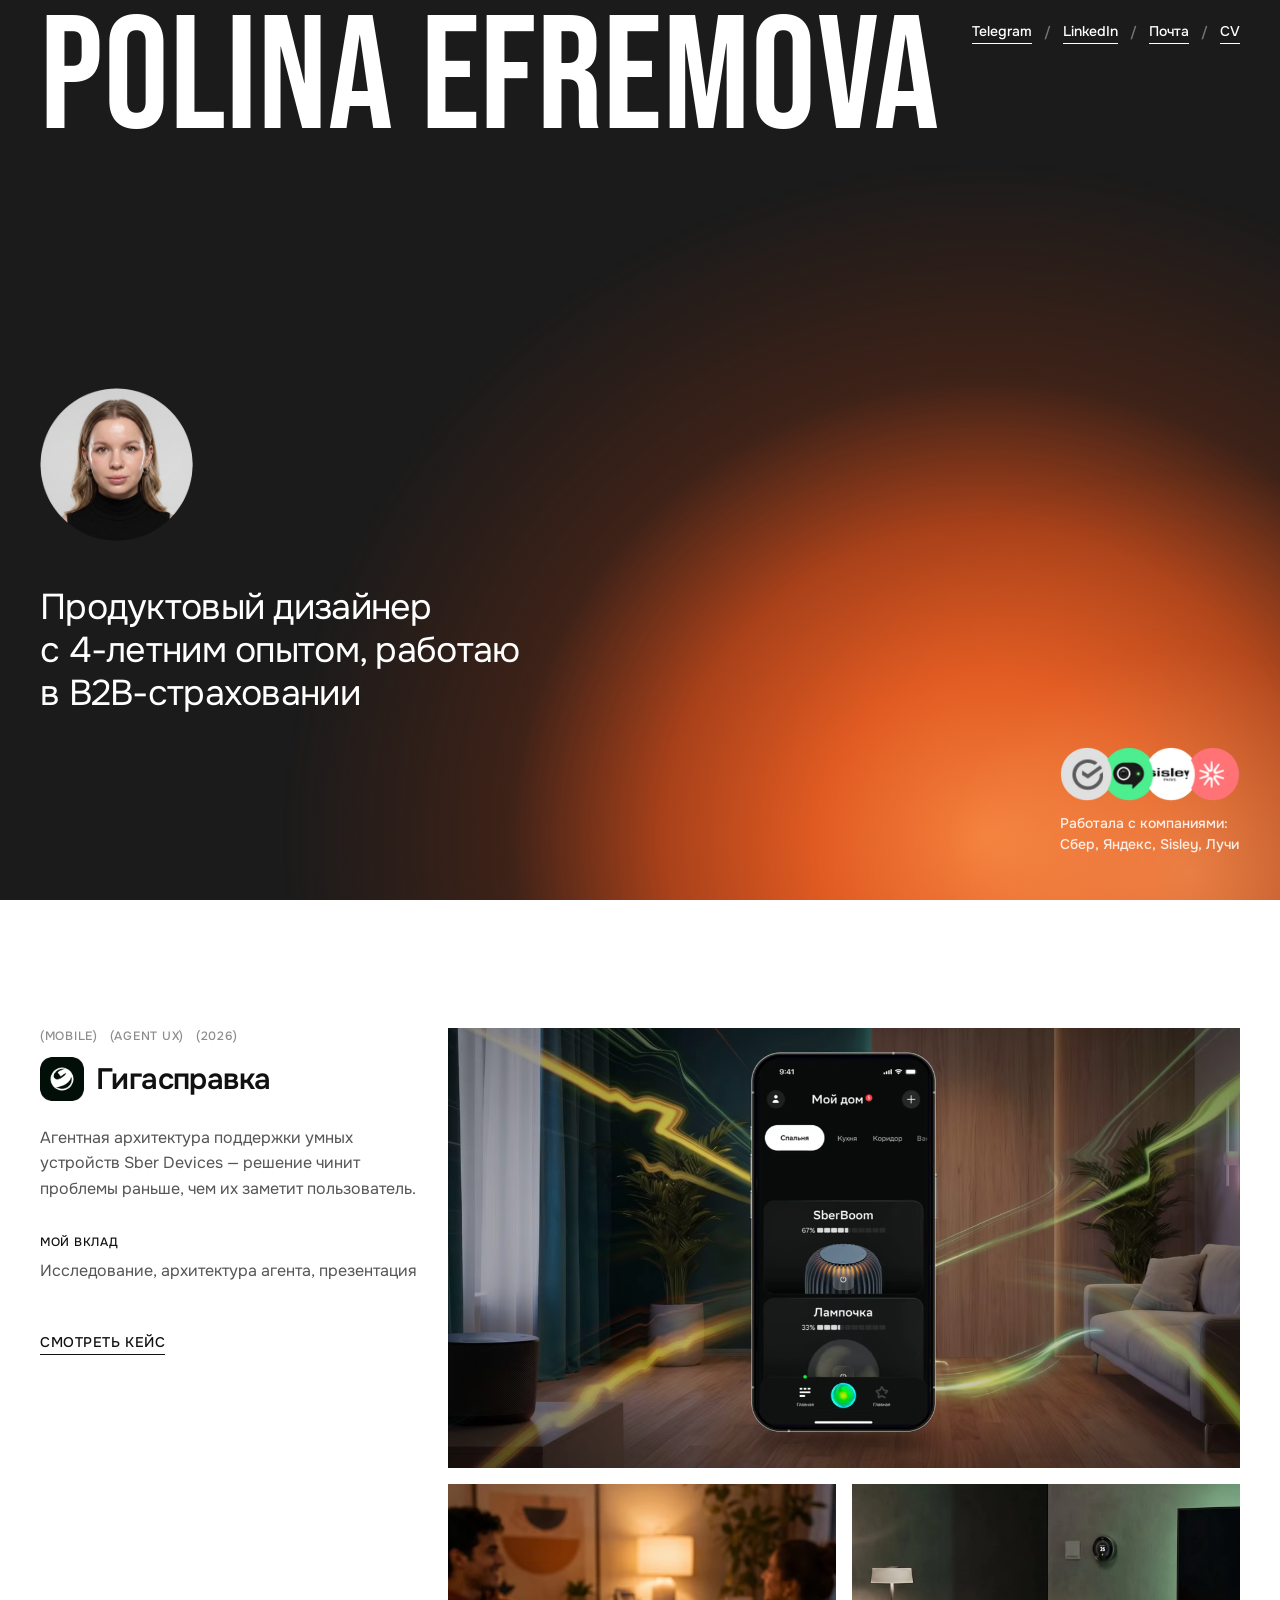
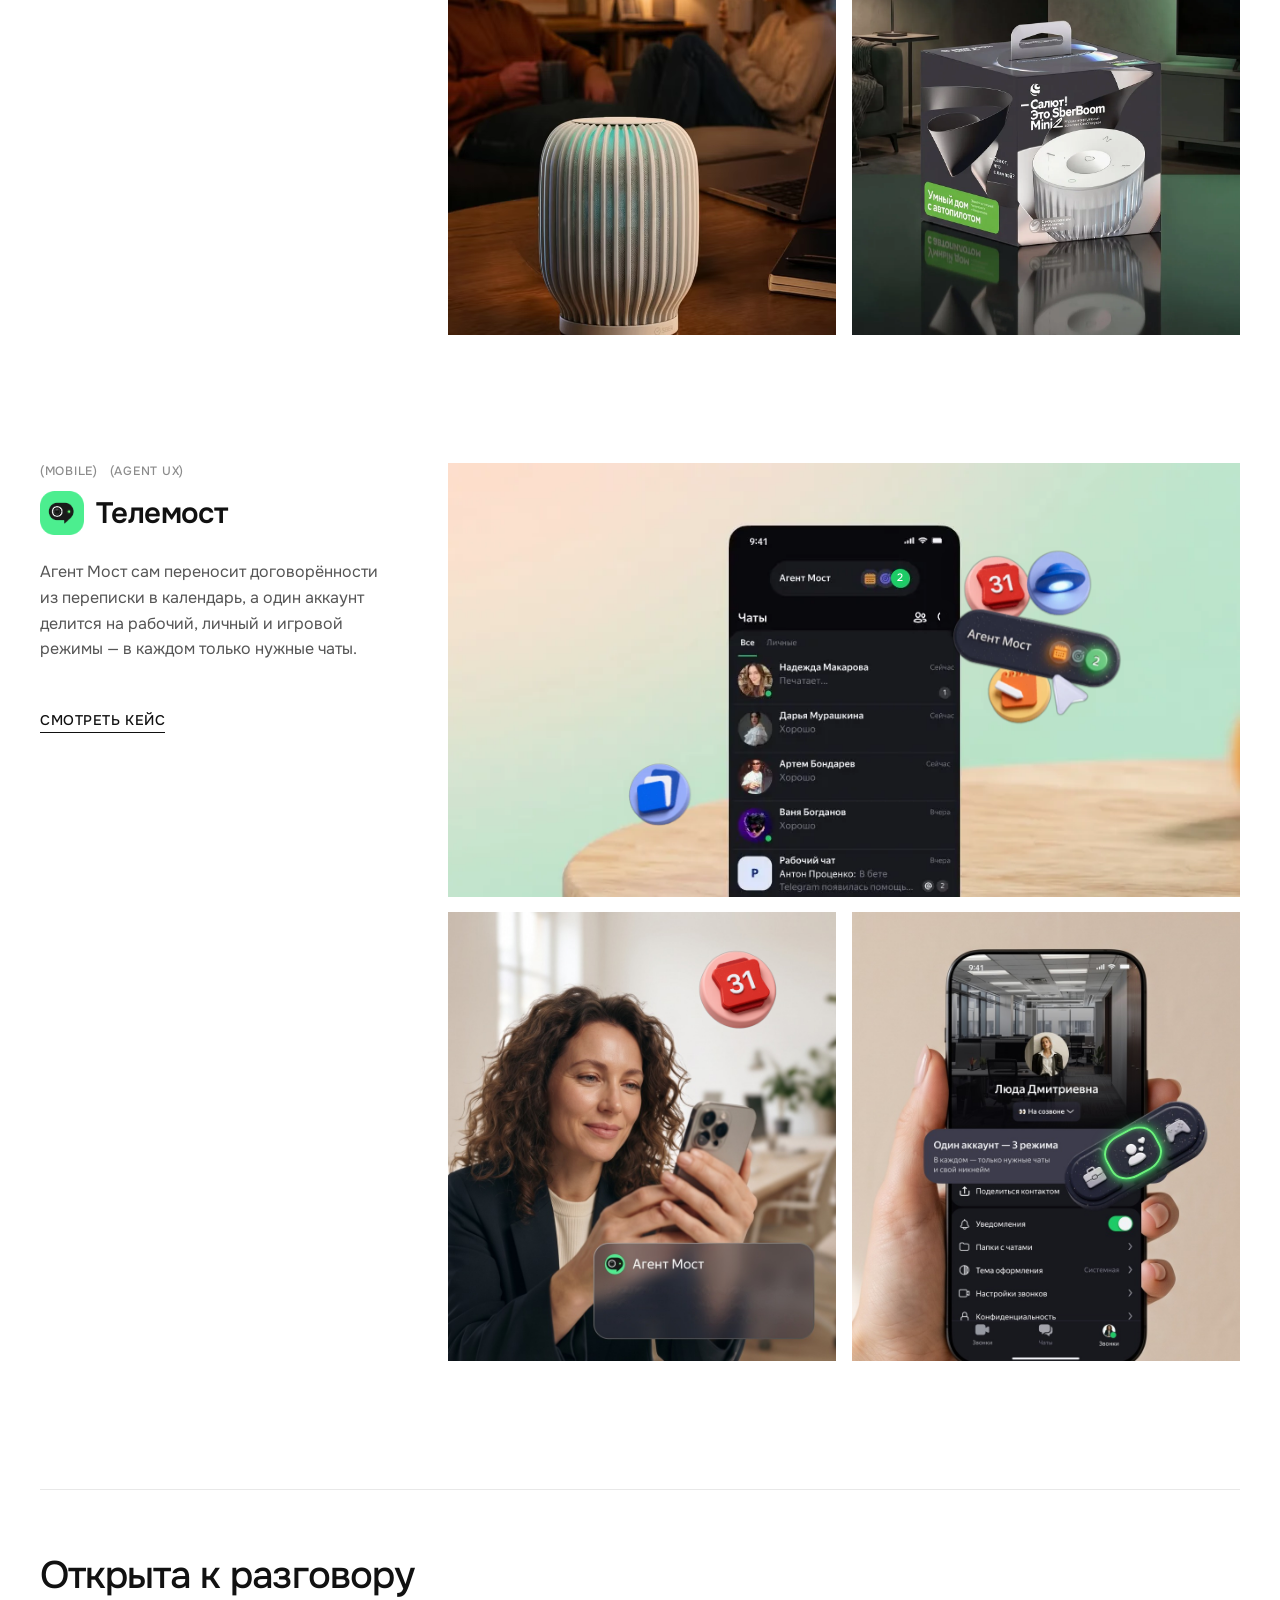
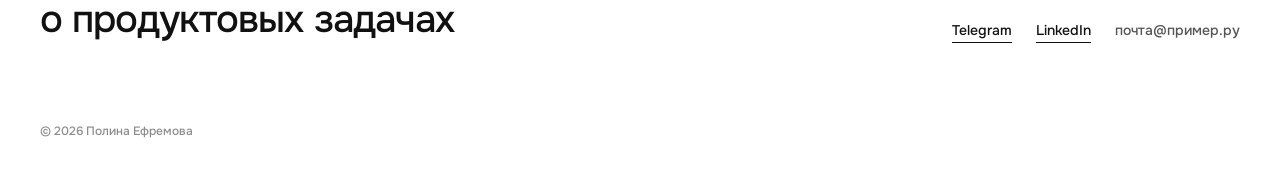
<file: v1.html>
<!doctype html>
<html lang="ru">
<head>
  <meta charset="utf-8">
  <meta name="viewport" content="width=device-width, initial-scale=1, viewport-fit=cover">
  <title>Полина Ефремова — продуктовый дизайнер</title>
  <meta name="description" content="Портфолио продуктового дизайнера Полины Ефремовой: агентные интерфейсы, B2B-страхование, запуск бренда.">
  <meta property="og:title" content="Полина Ефремова — продуктовый дизайнер">
  <meta property="og:description" content="Кейсы: Гигасправка (Sber Devices), Телемост (Яндекс).">
  <meta property="og:image" content="assets/video/giga-cover-v2-poster.webp">
  <link rel="preload" href="assets/fonts/onest-cyrillic.woff2" as="font" type="font/woff2" crossorigin>
  <link rel="preload" href="assets/fonts/bebas-neue-latin.woff2" as="font" type="font/woff2" crossorigin>
  <link rel="stylesheet" href="css/style.css">
</head>
<body>

<a class="name" id="name" href="#top" aria-label="Полина Ефремова — наверх">Polina Efremova</a>
<header class="header" id="header">
  <nav class="links" aria-label="Контакты">
    <a class="u" href="https://t.me/polly_uiux" target="_blank" rel="noopener">Telegram</a><span class="sep">/</span>
    <a class="u" href="https://www.linkedin.com/" target="_blank" rel="noopener">LinkedIn</a><span class="sep">/</span>
    <a class="u" href="#contacts">Почта</a><span class="sep">/</span>
    <a class="u" href="#" target="_blank" rel="noopener">CV</a>
    <a class="u only-m" href="#contacts">Контакты</a>
  </nav>
</header>

<main id="top">

  <!-- Первый экран -->
  <section class="hero" id="hero">
    <div class="glow" aria-hidden="true"><i class="g1"></i><i class="g2"></i></div>
    <div class="grid">
      <div class="who">
        <img class="avatar rise" style="--d:.1s" src="assets/img/hero/avatar.png" alt="Полина Ефремова" width="160" height="160">
        <h1 class="rise" style="--d:.25s">Продуктовый дизайнер<br>с&nbsp;4-летним опытом, работаю<br>в&nbsp;B2B-страховании</h1>
      </div>
      <div class="clients rise" style="--d:.4s">
        <div class="logos">
          <img src="assets/img/hero/logo-sber.png" alt="Сбер" width="56" height="56">
          <img src="assets/img/hero/logo-yandex.png" alt="Яндекс" width="56" height="56">
          <img src="assets/img/hero/logo-sisley.png" alt="Sisley" width="56" height="56">
          <img src="assets/img/hero/logo-luchi.png" alt="Лучи" width="56" height="56">
        </div>
        <p>Работала с&nbsp;компаниями:<br>Сбер, Яндекс, Sisley, Лучи</p>
      </div>
    </div>
  </section>

  <!-- Кейсы -->
  <section class="cases" id="cases">

    <article class="case grid" id="giga">
      <div class="info">
        <div class="tags"><span>(Mobile)</span><span>(Agent UX)</span><span>(2026)</span></div>
        <div class="title"><img src="assets/img/giga/app-icon.png" alt="" width="44" height="44"><h2>Гигасправка</h2></div>
        <p class="desc">Агентная архитектура поддержки умных устройств Sber Devices&nbsp;— решение чинит проблемы раньше, чем их&nbsp;заметит пользователь.</p>
        <div class="contrib"><h3>Мой вклад</h3><p>Исследование, архитектура агента, презентация</p></div>
        <a class="more u" href="#">Смотреть кейс</a>
      </div>
      <div class="media">
        <div class="cover giga-cover">
          <video class="autoplay cover-video" poster="assets/video/giga-cover-v2-poster.webp" muted loop playsinline preload="metadata"
                 aria-label="Прототип: ассистент проверяет лампочку, показывает инструкцию и сообщает, что проблема устранена">
            <source src="assets/video/giga-cover-v2.webm" type="video/webm">
            <source src="assets/video/giga-cover-v2.mp4" type="video/mp4">
          </video>
        </div>
        <div class="pair">
          <div class="shot">
            <video class="autoplay" poster="assets/video/giga-diagnostics-poster.webp" muted loop playsinline preload="metadata"
                   aria-label="Агент диагностирует и чинит лампочку: шаги работы под капотом">
              <source src="assets/video/giga-diagnostics.webm" type="video/webm">
              <source src="assets/video/giga-diagnostics.mp4" type="video/mp4">
            </video>
          </div>
          <div class="shot"><img src="assets/img/giga/shot-box.webp" alt="Коробка SberBoom Mini 2 в интерьере" loading="lazy"></div>
        </div>
      </div>
    </article>

    <article class="case grid" id="telemost">
      <div class="info">
        <div class="tags"><span>(Mobile)</span><span>(Agent UX)</span></div>
        <div class="title"><img src="assets/img/telemost/app-icon.png" alt="" width="44" height="44"><h2>Телемост</h2></div>
        <p class="desc">Агент Мост сам переносит договорённости из&nbsp;переписки в&nbsp;календарь, а&nbsp;один аккаунт делится на&nbsp;рабочий, личный и&nbsp;игровой режимы&nbsp;— в&nbsp;каждом только нужные чаты.</p>
        <a class="more u" href="#">Смотреть кейс</a>
      </div>
      <div class="media">
        <div class="cover tm-cover anim" data-anim>
          <img class="layer-full" src="assets/img/telemost/cover-bg.webp" alt="Список чатов с плашкой «Агент Мост» в Телемосте">
          <img class="tm-cards" src="assets/img/telemost/cover-cards.webp" alt="">
          <div class="tm-cluster"><img src="assets/img/telemost/cover-cluster.webp" alt="Плашка «Агент Мост» с задачами"></div>
          <span class="tm-badge" aria-hidden="true"><b>1</b><b>2</b></span>
        </div>
        <div class="pair">
          <div class="shot anim tm-agent" data-anim>
            <img class="layer-full" src="assets/img/telemost/agent-bg.jpg" alt="Женщина читает пуш от Агента Моста" loading="lazy">
            <img class="tm-cal" src="assets/img/telemost/agent-calendar.png" alt="">
            <div class="tm-text" aria-label="В календарь добавлено новое событие: встреча с Беллой Нечаевой — 16.03.2026 в 16:00.">
              <img class="l1" src="assets/img/telemost/agent-text.png" alt="">
              <img class="l2" src="assets/img/telemost/agent-text.png" alt="">
              <img class="l3" src="assets/img/telemost/agent-text.png" alt="">
            </div>
          </div>
          <div class="shot anim tm-modes" data-anim>
            <img class="layer-full" src="assets/img/telemost/modes-bg.jpg" alt="Переключатель трёх режимов аккаунта" loading="lazy">
            <span class="tm-ring" aria-hidden="true"></span>
          </div>
        </div>
      </div>
    </article>

    <!-- Шаблон следующего кейса (NEURAE, Лучи): скопировать <article class="case grid"> и&nbsp;заменить тексты и&nbsp;визуалы -->
  </section>

  <!-- Контакты -->
  <footer class="footer" id="contacts">
    <div class="grid">
      <p class="footer-lead">Открыта к&nbsp;разговору о&nbsp;продуктовых задачах</p>
      <div class="footer-links">
        <a class="u" href="https://t.me/polly_uiux" target="_blank" rel="noopener">Telegram</a>
        <a class="u" href="https://www.linkedin.com/" target="_blank" rel="noopener">LinkedIn</a>
        <span class="mail">почта@пример.ру</span>
      </div>
      <p class="copy">© 2026&nbsp;Полина Ефремова</p>
    </div>
  </footer>
</main>

<script src="js/main.js"></script>
</body>
</html>
</file>
<file: css/v2.css>
/* =========================================================
   Портфолио — вариант 2: левая карточка зафиксирована, справа скроллятся карточки
   Та же система, что в style.css: Onest, шкала отступов (база 8), шкала текста
   ========================================================= */

@font-face{font-family:"Onest";font-weight:100 900;font-display:swap;
  src:url(../assets/fonts/onest-latin.woff2) format("woff2");
  unicode-range:U+0000-00FF,U+0131,U+0152-0153,U+02BB-02BC,U+02C6,U+02DA,U+02DC,U+2000-206F,U+20AC,U+2122,U+2191,U+2193,U+2212,U+2215,U+FEFF,U+FFFD}
@font-face{font-family:"Onest";font-weight:100 900;font-display:swap;
  src:url(../assets/fonts/onest-cyrillic.woff2) format("woff2");
  unicode-range:U+0301,U+0400-045F,U+0490-0491,U+04B0-04B1,U+2116}

:root{
  --bg:#EBEEF1; --card:#ffffff;
  --ink:#0F1414; --ink-2:#525A5B; --ink-3:#959C9E;   /* серые с тем же холодным оттенком, что и чёрный */
  --chip:#F4F7FA; --wash:#F4F7FA;   /* все серые плашки — один оттенок */ --accent:#ef6a2a;
  --font:"Onest","Helvetica Neue",Arial,sans-serif;

  /* текст */
  --t-caption:500 12px/1.3 var(--font);   /* теги, год */
  --t-small:400 16px/1.45 var(--font);     /* описание кейса, ссылки */
  --t-body:400 16px/1.45 var(--font);     /* текст о себе */
  --t-title:500 24px/1.15 var(--font);     /* название кейса */
  --t-h:500 32px/1.1 var(--font);        /* имя, заголовки блоков */

  /* отступы */
  --s-1:4px; --s-2:8px; --s-3:12px; --s-4:16px; --s-5:24px; --s-6:32px; --s-7:48px; --s-8:64px;

  --page:var(--s-4);     /* поля страницы */
  --gap:var(--s-3);      /* между карточками */
  --pad:var(--s-5);      /* внутри карточки */
  --r:54px;              /* скругление карточек */
  --r-in:32px;           /* внутренние плашки, картинки и видео — «пухлые» */
  color-scheme:light;
}
@media (min-width:900px){ :root{ --page:40px; --gap:var(--s-4); --pad:40px } }

*,*::before,*::after{box-sizing:border-box}
html{-webkit-text-size-adjust:100%}
body{margin:0;background:var(--bg);color:var(--ink);font:var(--t-body);-webkit-font-smoothing:antialiased}
img,video{display:block;max-width:100%}
a{color:inherit;text-decoration:none}
a:focus-visible{outline:2px solid var(--accent);outline-offset:3px;border-radius:6px}
p{margin:0}

.u{position:relative;padding-bottom:2px}
.u::after{content:"";position:absolute;left:0;right:0;bottom:0;height:1px;background:currentColor;transform:scaleX(0);transform-origin:left;transition:transform .35s cubic-bezier(.6,0,.2,1)}
.u:hover::after{transform:scaleX(1)}

/* ---------- раскладка: 12 колонок, слева 4, справа 8 ---------- */
.page{display:grid;grid-template-columns:448px minmax(0,1fr);gap:var(--gap);
  padding:var(--page);align-items:start}
.side{grid-column:1;position:sticky;top:var(--page)}
.feed{grid-column:2;display:flex;flex-direction:column;gap:var(--gap);min-width:0}
.card{background:var(--card);border-radius:var(--r)}

/* ---------- левая карточка ---------- */
.side{display:flex;flex-direction:column;gap:var(--gap)}   /* две карточки, высота — по содержимому */
.intro{display:flex;flex-direction:column;padding:var(--pad)}
/* карточка с компаниями */
.brands{padding:var(--pad)}
.brands h2{margin:0;font:500 20px/1.3 var(--font);letter-spacing:-.015em;color:var(--ink)}
.logos{list-style:none;margin:var(--s-4) 0 0;padding:0;display:grid;grid-template-columns:repeat(4,minmax(0,1fr));gap:var(--s-4) var(--s-3)}
.logos + h2{margin-top:var(--s-6)}
.logos li{display:flex;flex-direction:column;align-items:center;gap:var(--s-2);text-align:center;font:var(--t-body);line-height:1.3;color:var(--ink-2)}
.logos img{width:68px;height:68px;border-radius:50%}
/* белый логотип на белой карточке — лёгкая тень, чтобы не сливался */
.logos img.light{box-shadow:0 0 0 1px rgba(0,0,0,.05),0 2px 8px rgba(0,0,0,.10)}
.me{display:flex;align-items:center;gap:var(--s-4)}
.me img{width:56px;height:56px;border-radius:20px;object-fit:cover}
.me h1{margin:0;font:var(--t-h);letter-spacing:-.02em}
.bio{display:flex;flex-direction:column;gap:var(--s-4);margin-top:var(--s-6);color:var(--ink-2);max-width:30em}
.bio p{font-size:18px;line-height:1.45}
.bio .lead{color:var(--ink);font-weight:500;font-size:20px;line-height:1.3;letter-spacing:-.015em;text-wrap:wrap}
.contacts{display:flex;flex-wrap:wrap;gap:var(--s-2) var(--s-5);margin-top:var(--s-6);font:var(--t-small);font-weight:500}

/* ---------- карточка кейса ---------- */
.case{display:block;overflow:hidden;transition:transform .5s cubic-bezier(.16,1,.3,1)}
.case .media{position:relative;aspect-ratio:900/493;background:var(--wash);overflow:hidden}
.case .media > img:not(.tm-cards),.case .media > video{position:absolute;inset:0;width:100%;height:100%;object-fit:cover}
.case .body{display:grid;grid-template-columns:1fr auto;gap:var(--s-3) var(--s-5);padding:var(--s-5) var(--pad) var(--pad)}
.case .name{display:flex;align-items:center;gap:var(--s-4)}
.case .name img,.case .name i{width:44px;height:44px;border-radius:14px;flex:none;background:var(--wash)}
.case h2{margin:0;font:var(--t-title);letter-spacing:-.015em}
.tags{display:flex;gap:var(--s-1);align-self:center;justify-self:end}
.tags span{font:var(--t-caption);letter-spacing:.06em;text-transform:uppercase;color:var(--ink-3);background:var(--chip);padding:5px 10px;border-radius:10px}
.case .desc{font:400 18px/1.45 var(--font);color:var(--ink-2);max-width:34em}
.case .year{font:var(--t-body);color:var(--ink-3);align-self:end;justify-self:end}
.case:hover .media > *{transform:scale(1.015)}
.case .media > *{transition:transform .8s cubic-bezier(.16,1,.3,1)}

/* ---------- блоки «Инструменты» и «Обо мне» ---------- */
.block{padding:var(--pad)}
.block h2{margin:0 0 var(--s-4);font:var(--t-h);letter-spacing:-.02em}
.block p{color:var(--ink-2);max-width:none}
.block p + p{margin-top:var(--s-3)}
.block .lead{color:var(--ink);font-weight:500}
.chips{display:flex;flex-wrap:wrap;gap:var(--s-2);margin:var(--s-5) 0}
.chips span{font:var(--t-small);font-weight:500;background:var(--chip);border-radius:999px;padding:var(--s-2) var(--s-4)}
.photos{display:grid;grid-template-columns:repeat(3,1fr);gap:var(--s-3);margin-top:var(--s-5)}
.photos img{width:100%;aspect-ratio:4/5;object-fit:cover;border-radius:var(--r-in)}

/* ---------- анимированная обложка Телемоста (из основной версии) ---------- */
.anim{container-type:inline-size}
.anim *{animation-play-state:paused!important}
.anim.play *{animation-play-state:running!important}
.tm-cards,.tm-cluster{position:absolute}
.tm-cards{left:21.111%;top:64.909%;width:11.111%;animation:tmIn .9s cubic-bezier(.34,1.45,.64,1) .2s both, tmFloat 5.2s ease-in-out 1.1s infinite}
.tm-cluster{left:62.222%;top:16.227%;width:25.556%;transform-origin:20% 55%;animation:tmPop 1s cubic-bezier(.34,1.45,.64,1) .45s both}
.tm-cluster img{width:100%;animation:tmFloat 4.4s ease-in-out 1.5s infinite}
@keyframes tmIn{from{opacity:0;transform:translateY(40%) scale(.7)}to{opacity:1;transform:none}}
@keyframes tmPop{from{opacity:0;transform:translateX(-6%) scale(.82) rotate(-4deg)}to{opacity:1;transform:none}}
@keyframes tmFloat{0%,100%{transform:none}50%{transform:translateY(-3.2%)}}

/* ---------- адаптив ---------- */
@media (max-width:1100px){ .page{grid-template-columns:360px minmax(0,1fr)} }
@media (max-width:760px){
  .page{grid-template-columns:1fr}
  .side,.feed{grid-column:1 / -1}
  .side{position:static}
  .case .body{grid-template-columns:1fr}
  .tags{order:3}
}
@media (prefers-reduced-motion:reduce){ *,*::before,*::after{animation:none!important;transition:none!important} }

/* без одиночных слов в последней строке */
p,li{text-wrap:pretty}
h1,h2,h3{text-wrap:balance}

/* типографика: слегка поджатая — межбуквенное и межстрочное */
body{letter-spacing:-.01em}
.me h1,.block h2{letter-spacing:-.03em}
.case h2{letter-spacing:-.025em}
.block p{font-size:18px;line-height:1.45}
.block .lead{font-size:18px;line-height:1.4}
.contacts{font-size:16px}

/* кнопка «Нанять меня» — пухлая, зафиксирована в правом нижнем углу */
.hire{position:fixed;right:max(var(--page),env(safe-area-inset-right));bottom:max(20px,env(safe-area-inset-bottom));z-index:30;
  display:inline-flex;align-items:center;gap:var(--s-3);height:64px;padding:0 var(--s-6);border-radius:999px;
  background:var(--ink);color:#fff;font:500 18px/1 var(--font);letter-spacing:-.01em;
  box-shadow:0 12px 32px rgba(15,20,20,.24);transition:transform .35s cubic-bezier(.16,1,.3,1),background .3s,box-shadow .3s}
.hire svg{transition:transform .35s cubic-bezier(.16,1,.3,1)}
.hire:hover{background:#000;transform:translateY(-2px);box-shadow:0 16px 36px rgba(15,20,20,.3)}
.hire:hover svg{transform:translate(2px,-2px)}
.hire:focus-visible{outline:2px solid var(--ink);outline-offset:3px}
@media (max-width:760px){ .hire{height:56px;padding:0 var(--s-5);font-size:16px} .page{padding-bottom:96px} .me h1{font-size:26px} .block h2{font-size:26px} }

/* ===== единая система: межстрочное по размеру ===== */
/* 18 — текст: 1.5 · 16 — мелкий: 1.45 · 20 — подзаголовки: 1.3 */
.bio p,.block p,.case .desc{line-height:1.5}
.block .lead{line-height:1.5}
.logos li{line-height:1.35}
.contacts{line-height:1.45}
.case .year{line-height:1.45}

/* названия кейсов на главной — крупнее под увеличенные карточки */
.case h2{font:var(--t-h);letter-spacing:-.03em}
@media (max-width:760px){ .case h2{font-size:26px} .case .name img,.case .name i{width:40px;height:40px;border-radius:13px} }

/* главная: от верха экрана — 10 px */
.page{padding-top:10px}

/* ===== мобильная версия ===== */
@media (max-width:760px){
  /* скругления мягче — текст не «прилипает» к краю */
  :root{ --r:32px; --r-in:20px; --pad:24px }
  .me img{border-radius:16px}
  /* наборный текст 16 */
  .bio p,.block p,.case .desc{font-size:16px;line-height:1.5}
  .bio .lead{font-size:18px}
  /* карточка кейса: теги и год — одной строкой над названием */
  .case .body{grid-template-columns:1fr auto;gap:var(--s-3) var(--s-4);padding:var(--s-5) var(--pad) var(--pad)}
  .case .tags{order:0;grid-column:1;grid-row:1;justify-self:start;align-self:center}
  .case .year{grid-column:2;grid-row:1;align-self:center;justify-self:end;font-size:14px}
  .case .name{grid-column:1 / -1;grid-row:2;margin-top:var(--s-1)}
  .case .desc{grid-column:1 / -1;grid-row:3}
}

/* «Нанять меня» на мобильном: по центру, прижата к низу, появляется после первого блока */
@media (max-width:760px){
  .hire{left:50%;right:auto;bottom:max(12px,calc(env(safe-area-inset-bottom) + 6px));transform:translate(-50%,24px);opacity:0;pointer-events:none;
    height:56px;padding:0 28px;box-shadow:0 10px 30px rgba(15,20,20,.35);
    transition:transform .5s cubic-bezier(.16,1,.3,1),opacity .35s ease,background .3s}
  .hire.on{transform:translate(-50%,0);opacity:1;pointer-events:auto}
  .hire:hover{transform:translate(-50%,0)}
  .page{padding-bottom:88px}
}

/* ===== мобильная версия как мини-приложение ===== */
.cases{display:contents}
.cases-track{display:contents}
.m-head,.m-top,.m-bar,.m-sheet{display:none}
@media (max-width:760px){
  .hire{display:none}
  /* кейсы: горизонтальная карусель со свайпом */
  .cases{display:block;margin:0 calc(-1 * var(--page))}
  .m-head{display:flex;align-items:baseline;justify-content:space-between;padding:var(--s-4) var(--page) var(--s-3)}
  .m-head h2{margin:0;font:600 26px/1.1 var(--font);letter-spacing:-.03em}
  .m-count{font:500 15px/1 var(--font);color:var(--ink-3);font-variant-numeric:tabular-nums}
  .m-count b{color:var(--ink);font-weight:600}
  .cases-track{display:flex;gap:12px;overflow-x:auto;scroll-snap-type:x mandatory;padding:0 var(--page) 4px;scroll-padding:0 var(--page);scrollbar-width:none;-webkit-overflow-scrolling:touch}
  .cases-track::-webkit-scrollbar{display:none}
  .cases-track > .case{flex:0 0 86%;scroll-snap-align:start;display:flex;flex-direction:column}
  .cases-track > .case .body{flex:1;align-content:start}
  .page{padding-bottom:104px}
  /* компактная шапка */
  .m-top{display:grid;grid-template-columns:36px 1fr;grid-template-rows:auto auto;column-gap:10px;align-items:center;position:fixed;left:0;right:0;top:0;z-index:40;
    padding:calc(env(safe-area-inset-top) + 10px) var(--page) 10px;background:rgba(235,238,241,.82);backdrop-filter:blur(18px) saturate(1.4);-webkit-backdrop-filter:blur(18px) saturate(1.4);
    border-bottom:1px solid rgba(15,20,20,.06);transform:translateY(-100%);transition:transform .45s cubic-bezier(.16,1,.3,1)}
  .m-top.on{transform:none}
  .m-top img{grid-row:1 / 3;width:36px;height:36px;border-radius:12px;object-fit:cover}
  .m-top b{font:600 16px/1.15 var(--font);letter-spacing:-.015em}
  .m-top span{font:400 13px/1.2 var(--font);color:var(--ink-3)}
  /* нижний бар: разделы + «Нанять» */
  .m-bar{display:flex;align-items:center;gap:6px;position:fixed;left:50%;bottom:max(4px,env(safe-area-inset-bottom));z-index:40;
    padding:6px;border-radius:999px;background:rgba(15,20,20,.86);backdrop-filter:blur(20px) saturate(1.4);-webkit-backdrop-filter:blur(20px) saturate(1.4);
    box-shadow:none;transform:translate(-50%,120%);opacity:0;transition:transform .5s cubic-bezier(.16,1,.3,1),opacity .3s}
  .m-bar.on{transform:translate(-50%,0);opacity:1}
  .m-tabs{display:flex;gap:2px}
  .m-tabs a,.m-tabs button{display:flex;flex-direction:column;align-items:center;justify-content:center;gap:3px;width:68px;height:52px;border:0;border-radius:999px;background:transparent;
    color:rgba(255,255,255,.55);font:500 11px/1 var(--font);letter-spacing:0;cursor:pointer;transition:background .3s,color .3s}
  .m-tabs .on{background:rgba(255,255,255,.12);color:#fff}
  .m-hire{display:grid;place-items:center;height:52px;padding:0 20px;border-radius:999px;color:#fff;font:600 15px/1 var(--font);letter-spacing:-.01em;
    background:var(--card)}
  /* шторка контактов */
  .m-sheet{display:block;position:fixed;inset:0;z-index:60;pointer-events:none}
  .m-scrim{position:absolute;inset:0;background:rgba(15,20,20,.45);opacity:0;transition:opacity .35s}
  .m-panel{position:absolute;left:0;right:0;bottom:0;padding:10px 16px calc(env(safe-area-inset-bottom) + 20px);border-radius:28px 28px 0 0;background:var(--card);
    transform:translateY(100%);transition:transform .5s cubic-bezier(.16,1,.3,1)}
  .m-sheet.on{pointer-events:auto}.m-sheet.on .m-scrim{opacity:1}.m-sheet.on .m-panel{transform:none}
  .m-grab{display:block;width:40px;height:5px;margin:0 auto 16px;border-radius:3px;background:#DDE2E6}
  .m-who{display:flex;align-items:center;gap:12px;padding:0 4px 16px}
  .m-who img{width:48px;height:48px;border-radius:16px;object-fit:cover}
  .m-who b{display:block;font:600 18px/1.2 var(--font);letter-spacing:-.02em}
  .m-who span{display:block;margin-top:2px;font:400 14px/1.3 var(--font);color:var(--ink-3)}
  .m-row{display:flex;align-items:center;gap:14px;height:60px;padding:0 14px;border-radius:20px;background:var(--chip);font:500 16px/1 var(--font);color:var(--ink)}
  .m-row + .m-row{margin-top:8px}
  .m-row i{flex:none;width:36px;height:36px;border-radius:50%;display:grid;place-items:center}
  .m-row em{margin-left:auto;font:500 14px/1 var(--font);font-style:normal;color:var(--ink-3)}
}
.edu .f{display:none}
@media (max-width:760px){
  /* инструменты — ровная сетка 2 колонки, без «хвостов» */
  .chips{display:grid;grid-template-columns:1fr 1fr;gap:8px}
  .chips span{text-align:center}
  /* обучение — строка с полным названием, без пустого места справа */
  .logos:has(.edu){grid-template-columns:1fr}
  .edu{flex-direction:row!important;align-items:center;text-align:left!important;gap:14px!important}
  .edu .s{display:none}
  .edu .f{display:block;font:500 16px/1.3 var(--font);color:var(--ink);letter-spacing:-.01em}
  .edu .f small{display:block;margin-top:4px;font:400 14px/1.3 var(--font);color:var(--ink-3)}
}

/* ===== мобильная главная: компактная типографика ===== */
@media (max-width:760px){
  .me h1{font-size:24px;letter-spacing:-.03em}
  .me img{width:52px;height:52px}
  .bio{margin-top:20px;gap:12px}
  .contacts{margin-top:20px}
  .brands h2{font-size:18px}
  .case h2{font-size:22px;letter-spacing:-.025em}
  .case .name img,.case .name i{width:36px;height:36px;border-radius:12px}
  .case .name{gap:12px}
  .case .desc{font-size:15px;line-height:1.45}
  .block h2{font-size:24px}
  .block p{font-size:15px}
  .block .lead{font-size:17px}
  .chips span{font-size:14px;padding:10px 12px}
  .photos{gap:8px;margin-top:18px}
  .photos img{border-radius:16px}
}
.co .f{display:none}
@media (max-width:760px){
  /* компании и обучение — один вид: список-ячейки как в настройках iOS */
  .brands h2{font-size:13px;font-weight:500;letter-spacing:.06em;text-transform:uppercase;color:var(--ink-3)}
  .logos{display:block!important;margin-top:10px!important;border-radius:20px;background:var(--chip);overflow:hidden}
  .logos + h2{margin-top:22px}
  .logos li.co,.logos li.edu{display:flex!important;flex-direction:row!important;align-items:center;gap:14px!important;text-align:left!important;padding:12px 14px;position:relative}
  .logos li.co + li.co:before{content:"";position:absolute;left:72px;right:0;top:0;height:1px;background:rgba(15,20,20,.07)}
  .logos li img{width:44px!important;height:44px!important;flex:none}
  .co .s,.edu .s{display:none}
  .co .f,.edu .f{display:block;font:500 16px/1.25 var(--font)!important;color:var(--ink);letter-spacing:-.01em}
  .co .f small,.edu .f small{display:block;margin-top:3px;font:400 14px/1.3 var(--font);color:var(--ink-3)}
}
/* инструменты с логотипами */
.chips span{display:inline-flex;align-items:center;gap:8px;padding-left:12px}
.chips span img{width:20px;height:20px;flex:none}
@media (max-width:760px){ .chips span{justify-content:flex-start;padding:10px 12px} }

/* «Нанять» — нейтральный цвет сайта, не зависит от палитры кейса */
@media (max-width:760px){ .m-hire{background:var(--card) !important;color:var(--ink) !important} }
/* «Обо мне» на мобильном: крупные фото, листаются свайпом */
@media (max-width:760px){
  .photos{display:flex;gap:10px;overflow-x:auto;scroll-snap-type:x mandatory;margin:20px calc(-1 * var(--pad)) 0;padding:0 var(--pad);scroll-padding:0 var(--pad);scrollbar-width:none;-webkit-overflow-scrolling:touch}
  .photos::-webkit-scrollbar{display:none}
  .photos img{flex:0 0 78%;aspect-ratio:4/5;border-radius:20px;scroll-snap-align:start}
}

/* ===== десктоп: широкие экраны и заглушки ===== */
@media (min-width:761px){
  .case .media{width:100%;max-height:min(68vh,620px)}
}
.media.soon{display:grid;place-items:center;background:radial-gradient(60% 80% at 30% 30%,#F7E7DA,transparent 70%),radial-gradient(60% 80% at 75% 70%,#E3E8F7,transparent 70%),#F4F2EF}
.media.soon-b{background:radial-gradient(60% 80% at 30% 30%,#FFE0DC,transparent 70%),radial-gradient(60% 80% at 75% 70%,#FDEFD6,transparent 70%),#FBF3EE}
.media.soon span{height:40px;padding:0 16px;border-radius:999px;display:grid;place-items:center;background:rgba(255,255,255,.7);backdrop-filter:blur(8px);font:500 15px/1 var(--font);color:var(--ink-2)}
/* десктоп: обучение строкой с полным названием — без пустого места */
@media (min-width:761px){
  .logos:has(.edu){grid-template-columns:1fr}
  .edu{flex-direction:row!important;align-items:center;text-align:left!important;gap:16px!important}
  .edu .s{display:none}
  .edu .f{display:block;font:500 16px/1.3 var(--font);color:var(--ink);letter-spacing:-.01em}
  .edu .f small{display:block;margin-top:4px;font:400 14px/1.4 var(--font);color:var(--ink-3)}
}
/* десктоп: левая панель целиком помещается в экран */
@media (min-width:761px){
  .side{gap:12px}
  .intro,.brands{padding:32px}
  .bio{margin-top:24px}
  .contacts{margin-top:24px}
  .logos{margin-top:14px}
  .logos img{width:60px!important;height:60px!important}
  .logos + h2{margin-top:22px}
}
@media (min-width:761px) and (max-height:880px){
  .intro,.brands{padding:28px}
  .me img{width:48px;height:48px}
  .me h1{font-size:28px}
  .bio{margin-top:18px;gap:10px}
  .bio .lead{font-size:18px}
  .bio p{font-size:16px;line-height:1.45}
  .contacts{margin-top:18px}
  .brands h2{font-size:18px}
  .logos img{width:52px!important;height:52px!important}
  .logos li{font-size:14px}
  .logos + h2{margin-top:18px}
  .edu img{width:48px!important;height:48px!important}
}
@media (min-width:761px) and (max-height:760px){
  .intro,.brands{padding:24px}
  .bio p:not(.lead){font-size:15px}
  .logos li{font-size:13px;gap:6px}
  .logos img{width:46px!important;height:46px!important}
}
/* десктоп: левая панель на всю высоту экрана, без пустот */
@media (min-width:761px){
  .side{top:10px!important;height:calc(100svh - 20px);min-height:600px}
  .intro{flex:1 1 auto;min-height:0}
  .intro .contacts{margin-top:auto;padding-top:24px}
  .brands{flex:none}
}
/* обучение — отдельная карточка, логотип того же размера, что у компаний */
@media (min-width:761px){
  .edu-card .edu img{width:60px!important;height:60px!important}
  .edu-card .edu .f{font-size:18px}
}
@media (min-width:761px) and (max-height:880px){
  .edu-card .edu img{width:52px!important;height:52px!important}
  .edu-card .edu .f{font-size:16px}
}
@media (min-width:761px) and (max-height:760px){
  .edu-card .edu img{width:46px!important;height:46px!important}
}
/* десктоп: левая панель уже */
@media (min-width:1101px){ .page{grid-template-columns:392px minmax(0,1fr)} }
@media (min-width:1101px){
  .intro,.brands{padding-left:28px;padding-right:28px}
  .intro .contacts{padding-top:16px}
}
@media (min-width:761px) and (max-height:800px){ .bio{margin-top:14px} .logos + h2,.logos{margin-top:12px} }
@media (min-width:1101px){ .bio p:not(.lead){font-size:16px;line-height:1.5} }
@media (min-width:1101px){
  .edu-card .edu .f{font-size:16px!important;white-space:nowrap}
  .edu-card .edu img{width:52px!important;height:52px!important}
  .edu-card .edu{gap:14px!important}
}
@media (min-width:1101px) and (max-height:800px){
  .edu-card .edu .f{font-size:15px!important}
  .edu-card .edu img{width:46px!important;height:46px!important}
}
@media (min-width:1101px) and (max-height:740px){
  .bio .lead{font-size:17px}
  .bio p:not(.lead){font-size:14.5px;line-height:1.45}
  .me img{width:44px;height:44px}
  .me h1{font-size:26px}
}
/* ===== другие работы: лёгкий список ссылок, без обложек ===== */
.works-h{display:flex;align-items:baseline;justify-content:space-between;gap:16px;margin-bottom:var(--s-3)}
.works-h h2{margin:0!important}
.works-all{display:inline-flex;align-items:center;height:40px;padding:0 18px;border-radius:999px;background:var(--chip);font:500 16px/1 var(--font);color:var(--ink);text-decoration:none;transition:background .2s}
.works-all:after{content:"↗";margin-left:8px;color:var(--ink-3)}
.works-all:hover{background:#E9EDF1}
.works-list{list-style:none;margin:0 calc(var(--s-3) * -1);padding:0}
.works-list li + li a:before{content:"";position:absolute;left:var(--s-3);right:var(--s-3);top:0;height:1px;background:rgba(15,20,20,.07)}
.works-list a{position:relative;display:grid;grid-template-columns:minmax(0,1fr) auto 56px 40px;align-items:center;gap:20px;min-height:72px;padding:0 var(--s-3);border-radius:24px;text-decoration:none;color:var(--ink);transition:background .2s}
.works-list a:hover{background:var(--chip)}
.works-list a:hover:before,.works-list li:hover + li a:before{opacity:0}
.w-t{font:500 20px/1.3 var(--font);letter-spacing:-.015em}
.w-k{font:400 16px/1.3 var(--font);color:var(--ink-2)}
.w-y{font:400 16px/1 var(--font);color:var(--ink-3);text-align:right}
.works-list i{width:40px;height:40px;border-radius:50%;display:grid;place-items:center;background:var(--chip);color:var(--ink-2);transition:background .2s,color .2s,transform .2s}
.works-list a:hover i{background:var(--ink);color:#fff;transform:rotate(0deg) scale(1.04)}
@media (max-width:760px){
  .works-h{margin-bottom:8px}
  .works-all{height:36px;padding:0 14px;font-size:14px}
  .works-list a{grid-template-columns:minmax(0,1fr) 36px;grid-template-rows:auto auto;column-gap:14px;row-gap:4px;min-height:0;padding:14px var(--s-3);border-radius:20px}
  .w-t{font-size:16px;grid-column:1;grid-row:1}
  .w-k{font-size:14px;color:var(--ink-3);grid-column:1;grid-row:2}
  .w-y{display:none}
  .works-list i{grid-column:2;grid-row:1/3;width:36px;height:36px}
}
.works{padding-bottom:calc(var(--pad) - 12px)}
/* другие работы: маленькие обложки */
.works-list a{grid-template-columns:96px minmax(0,1fr) auto 56px 40px;min-height:0;padding-top:12px;padding-bottom:12px}
.works-list li + li a:before{left:calc(var(--s-3) + 96px + 20px)}
.w-th{width:96px;height:72px;border-radius:18px;overflow:hidden;background:var(--chip) center/cover no-repeat;transition:transform .35s cubic-bezier(.2,.7,.2,1)}
.works-list a:hover .w-th{transform:scale(1.04)}
.w-th.g1{background-image:radial-gradient(70% 90% at 25% 30%,#C9D8FF,transparent 70%),radial-gradient(60% 80% at 80% 75%,#F3D7FF,transparent 70%),linear-gradient(#EEF1FA,#EEF1FA)}
.w-th.g2{background-image:radial-gradient(70% 90% at 30% 25%,#FFE1C7,transparent 70%),radial-gradient(60% 80% at 80% 80%,#FFD2D2,transparent 70%),linear-gradient(#FBF2EC,#FBF2EC)}
.w-th.g3{background-image:radial-gradient(70% 90% at 25% 70%,#C8F0DE,transparent 70%),radial-gradient(60% 80% at 80% 25%,#D6ECFF,transparent 70%),linear-gradient(#EDF5F3,#EDF5F3)}
.w-th.g4{background-image:radial-gradient(70% 90% at 70% 30%,#FFF0B8,transparent 70%),radial-gradient(60% 80% at 20% 80%,#FFD9E6,transparent 70%),linear-gradient(#FBF6EC,#FBF6EC)}
@media (max-width:760px){
  .works-list a{grid-template-columns:64px minmax(0,1fr) 36px;padding-top:10px;padding-bottom:10px}
  .w-th{width:64px;height:64px;border-radius:16px;grid-column:1;grid-row:1/3}
  .w-t,.w-k{grid-column:2}
  .works-list i{grid-column:3}
  .works-list li + li a:before{left:calc(var(--s-3) + 64px + 14px)}
}
/* ===== модалка «Другие работы» ===== */
.wk{position:fixed;inset:0;z-index:120;display:grid;place-items:center;pointer-events:none}
.wk-scrim{position:absolute;inset:0;background:rgba(15,20,20,.42);backdrop-filter:blur(6px);-webkit-backdrop-filter:blur(6px);opacity:0;transition:opacity .3s}
.wk-panel{position:relative;width:min(960px,calc(100vw - 48px));max-height:calc(100svh - 48px);display:flex;flex-direction:column;background:var(--card);border-radius:var(--r);overflow:hidden;opacity:0;transform:translateY(24px) scale(.98);transition:opacity .3s,transform .4s cubic-bezier(.2,.8,.2,1)}
.wk.on{pointer-events:auto}.wk.on .wk-scrim{opacity:1}.wk.on .wk-panel{opacity:1;transform:none}
.wk-head{display:flex;align-items:flex-start;justify-content:space-between;gap:16px;padding:32px 32px 0 var(--pad)}
.wk-head h3{margin:0;font:500 32px/1.15 var(--font);letter-spacing:-.03em;color:var(--ink)}
.wk-head p{margin:8px 0 0;font:400 16px/1.3 var(--font);color:var(--ink-3)}
.wk-x{flex:none;width:48px;height:48px;border:0;border-radius:50%;background:var(--chip);color:var(--ink);display:grid;place-items:center;cursor:pointer;transition:background .2s}
.wk-x:hover{background:#E6EAEE}
.wk-body{overflow:auto;-webkit-overflow-scrolling:touch;overscroll-behavior:contain;padding:16px var(--pad) var(--pad)}
.wk-d{margin:0 0 24px;max-width:640px;font:400 18px/1.5 var(--font);color:var(--ink-2)}
.wk-gal{display:flex;flex-direction:column;gap:12px}
.wk-gal img{display:block;width:100%;height:auto;border-radius:var(--r-in);background:var(--chip)}
.wk-ph{width:100%!important;height:auto!important;aspect-ratio:16/10;border-radius:var(--r-in)!important;transform:none!important}
.wk-link{display:flex;align-items:center;justify-content:center;gap:8px;height:56px;margin-top:24px;border-radius:999px;background:var(--ink);color:#fff;font:500 16px/1 var(--font);text-decoration:none}
.wk-link:after{content:"↗"}
.wk-link[hidden]{display:none}
@media (max-width:760px){
  .wk{place-items:end stretch}
  .wk-panel{width:100%;max-height:calc(100svh - 12px);border-radius:28px 28px 0 0;transform:translateY(100%);opacity:1}
  .wk-head{padding:20px 16px 0 24px}
  .wk-head h3{font-size:24px}
  .wk-head p{font-size:14px}
  .wk-x{width:40px;height:40px}
  .wk-body{padding:12px 24px calc(env(safe-area-inset-bottom) + 24px)}
  .wk-d{font-size:15px;margin-bottom:16px}
  .wk-gal{gap:8px}
  .wk-gal img,.wk-ph{border-radius:20px!important}
  .wk-ph{aspect-ratio:4/5}
}
.works-all[hidden]{display:none}
/* имя — мельче под узкую панель */
@media (min-width:1101px){ .me h1{font-size:28px!important} .me img{width:48px!important;height:48px!important;border-radius:16px} }
@media (min-width:1101px) and (max-height:880px){ .me h1{font-size:26px!important} .me img{width:44px!important;height:44px!important} }
@media (min-width:1101px) and (max-height:740px){ .me h1{font-size:24px!important} .me img{width:40px!important;height:40px!important;border-radius:14px} }
/* инструменты — «надутые» плашки: иконка в белом круге, высокая пилюля */
.chips{gap:10px}
.chips span{height:60px;padding:0 24px 0 10px!important;gap:12px;font:500 17px/1 var(--font);letter-spacing:-.01em;color:var(--ink);border-radius:999px;background:var(--chip);transition:transform .25s cubic-bezier(.2,.8,.2,1),background .2s}
.chips span img{box-sizing:content-box;width:22px!important;height:22px!important;padding:9px;border-radius:50%;background:var(--card);box-shadow:0 1px 2px rgba(15,20,20,.06),0 4px 12px rgba(15,20,20,.06)}
.chips span:hover{transform:translateY(-2px);background:#EDF1F5}
@media (max-width:760px){
  .chips{gap:8px}
  .chips span{height:56px;padding:0 14px 0 8px!important;font-size:15px;gap:10px}
  .chips span img{width:20px!important;height:20px!important;padding:9px}
}
@media (max-width:760px){ .chips span{text-align:left;white-space:nowrap;font-size:14.5px} }

/* ===== типографика: единая шкала =====
   Десктоп: 48 / 32 / 24 / 20 / 18 / 16 / 14 / 12, вес 500 для заголовков и акцентов, 400 для текста.
   Мобилка: 32 / 24 / 20 / 18 / 16 / 14 / 12. Текст — 16/1.5, подписи — 14/1.4, оверлайны — 12. */
.chips span{font-size:16px}
.media.soon span{font-size:16px}
.logos li,.logos .s{line-height:1.3}
.contacts a{line-height:1.3}
.case .year{line-height:1.3}
@media (max-width:760px){
  .m-head h2{font:500 24px/1.1 var(--font);letter-spacing:-.03em}
  .m-count,.m-count b{font-size:16px}
  .m-count b{font-weight:500}
  .m-top b{font-weight:500}
  .m-top span{font-size:14px}
  .m-hire{font-weight:500;font-size:16px}
  .m-who b{font-weight:500}
  .case .name h2{font-size:24px;letter-spacing:-.03em}
  .bio .lead,.block .lead{font-size:18px;line-height:1.4}
  .bio p:not(.lead),.block p:not(.lead),.case .desc{font-size:16px;line-height:1.5}
  .chips span{font-size:15px}
  .co .f,.edu .f{line-height:1.3!important}
  .case .year{font-size:14px}
}
@media (max-width:760px){ .brands h2{font-size:12px!important} }

/* ===== мобилка: контакты только в таб-баре, компактные компании, кейсы белым блоком ===== */
.m-names,.m-edu{display:none}
@media (max-width:760px){
  /* контакты уже есть в таб-баре */
  .intro .contacts{display:none}

  /* компании: логотипы внахлёст + подпись, как «нам доверяют» на SaaS-сайтах */
  .side .brands:not(.edu-card){padding:22px 24px}
  .side .brands:not(.edu-card) .logos{display:flex!important;background:none!important;border-radius:0!important;overflow:visible!important;margin-top:14px!important}
  .side .brands:not(.edu-card) .logos li.co{padding:0!important;margin-left:-12px;gap:0!important}
  .side .brands:not(.edu-card) .logos li.co:first-child{margin-left:0}
  .side .brands:not(.edu-card) .logos li.co:before{display:none}
  .side .brands:not(.edu-card) .logos li img{width:48px!important;height:48px!important;box-shadow:0 0 0 3px var(--card),0 4px 10px rgba(15,20,20,.08)}
  .side .brands:not(.edu-card) .logos li img.light{box-shadow:0 0 0 3px var(--card),0 0 0 4px rgba(15,20,20,.06),0 4px 10px rgba(15,20,20,.08)}
  .side .brands:not(.edu-card) .co .f{display:none!important}
  .m-names{display:block;margin:12px 0 0;font:400 15px/1.45 var(--font);color:var(--ink-2)}
  /* обучение — одной строкой внутри той же карточки */
  .edu-card{display:none!important}
  .m-edu{display:flex;align-items:center;gap:12px;margin-top:16px;padding-top:16px;border-top:1px solid rgba(15,20,20,.07)}
  .m-edu img{width:36px;height:36px;border-radius:50%;flex:none}
  .m-edu span{font:400 13px/1.3 var(--font);color:var(--ink-3)}
  .m-edu b{display:block;font:500 15px/1.3 var(--font);color:var(--ink);margin-bottom:2px}

  /* кейсы — белый блок, как остальные; обложка крупнее */
  .cases{margin:0;background:var(--card);border-radius:var(--r);padding:24px 0 24px;overflow:hidden}
  .m-head{padding:0 24px 16px}
  .m-head h2{font:var(--t-h);font-size:26px;letter-spacing:-.03em}
  .cases-track{padding:0 24px 2px;scroll-padding:0 24px;gap:12px}
  .cases-track > .case{flex:0 0 88%;background:none;border-radius:0;overflow:visible}
  .cases-track > .case .media{aspect-ratio:1/1;max-height:none;border-radius:24px}
  .cases-track > .case .body{padding:16px 2px 0;gap:8px 12px}
  .cases-track > .case .name{margin-top:0}
  .cases-track > .case h2{font-size:22px}
  .cases-track > .case .name img,.cases-track > .case .name i{width:32px;height:32px;border-radius:10px}
  .cases-track > .case .desc{font-size:15px;line-height:1.45;display:-webkit-box;-webkit-line-clamp:2;-webkit-box-orient:vertical;overflow:hidden}
  /* оверлеи Телемоста под квадратную обложку */
  .cases-track .tm-cards{left:4%;top:60%;width:22%}
  .cases-track .tm-cluster{left:auto;right:2%;top:10%;width:44%}
}
@media (max-width:760px){ .side .brands:not(.edu-card) .logos li.co{margin-left:-14px} .side .brands:not(.edu-card) .logos li.co:first-child{margin-left:0} }
.m-edu-h{display:none}
@media (max-width:760px){
  /* обучение — отдельный подраздел со своим заголовком, как «Работала с компаниями» */
  .m-edu-h{display:block;margin:20px 0 0!important;padding-top:20px;border-top:1px solid rgba(15,20,20,.07)}
  .m-edu{margin-top:12px;padding-top:0;border-top:0}

  /* карточки кейсов — светло-серые, теги белые */
  .cases-track > .case{background:var(--chip,#F4F7FA);border-radius:24px;overflow:hidden}
  .cases-track > .case .media{border-radius:0}
  .cases-track > .case .body{padding:16px 16px 18px}
  .cases-track > .case .tags span{background:var(--card)}
}
/* мобилка: «Работала с компаниями» скрыт, «Обучение» — отдельный блок после «Других работ» */
.m-edu-block{display:none}
@media (max-width:760px){
  .side .brands{display:none!important}
  .m-edu-block{display:block}
  .m-edu-block .m-edu{display:flex;align-items:center;gap:14px;margin:0;padding:14px 16px;border:0;border-radius:20px;background:var(--chip)}
  .m-edu-block .m-edu img{width:48px;height:48px;border-radius:50%;flex:none}
  .m-edu-block .m-edu span{font:400 14px/1.3 var(--font);color:var(--ink-3)}
  .m-edu-block .m-edu b{display:block;font:500 16px/1.3 var(--font);color:var(--ink);margin-bottom:3px}
}

/* таб-бар как стекло iOS: сильный блюр, лёгкое затемнение, светлая кромка */
@media (max-width:760px){
  .m-bar{background:linear-gradient(180deg,rgba(255,255,255,.14),rgba(255,255,255,.04)) ,rgba(28,30,34,.56);
    backdrop-filter:blur(28px) saturate(1.8) brightness(.92);-webkit-backdrop-filter:blur(28px) saturate(1.8) brightness(.92);
    box-shadow:inset 0 1px 0 rgba(255,255,255,.28),inset 0 0 0 1px rgba(255,255,255,.12),0 10px 30px rgba(15,20,20,.18)}
  .m-tabs a,.m-tabs button{color:rgba(255,255,255,.72)}
  .m-tabs .on{background:rgba(255,255,255,.18);box-shadow:inset 0 1px 0 rgba(255,255,255,.22);color:#fff}
  .m-hire{box-shadow:0 2px 8px rgba(15,20,20,.12)}
}

/* ===== мобилка: первый экран — статус, лид, компании строкой, шоурил кейсов ===== */
.m-status,.m-brands,.case .short,.m-bars,.m-tags{display:none}
@media (max-width:760px){
  /* статус под именем, зелёная точка на аватарке */
  .me{position:relative}
  .me::after{content:"";position:absolute;left:44px;top:44px;width:14px;height:14px;border-radius:50%;background:#2FCB6B;box-shadow:0 0 0 3px var(--card);animation:mDot 2.4s ease-in-out infinite}
  @keyframes mDot{0%,100%{box-shadow:0 0 0 3px var(--card),0 0 0 3px rgba(47,203,107,.0)}50%{box-shadow:0 0 0 3px var(--card),0 0 0 7px rgba(47,203,107,.22)}}
  .me-t{display:flex;flex-direction:column;align-items:flex-start;gap:6px}
  .me h1{font-size:22px;line-height:1.15}
  .m-status{display:inline-flex;align-items:center;gap:6px;height:26px;padding:0 10px;border-radius:999px;background:#E9F8EF;font:500 12.5px/1 var(--font);color:#1E8E4C}
  .m-status::before{content:"";width:6px;height:6px;border-radius:50%;background:#2FCB6B}
  /* только жирный лид */
  .bio{margin-top:18px}
  .bio p:not(.lead){display:none}
  .bio .lead{font-size:20px;line-height:1.35}
  /* компании одной строкой */
  .m-brands{display:block;margin-top:18px;padding-top:16px;border-top:1px solid rgba(15,20,20,.07)}
  .m-brands .k{display:block;font:500 11px/1.3 var(--font);letter-spacing:.06em;text-transform:uppercase;color:var(--ink-3);margin-bottom:10px}
  .m-brands .row{display:flex;align-items:center;gap:12px}
  .m-brands .stk{display:flex;flex:none}
  .m-brands .stk img{width:32px;height:32px;border-radius:50%;background:var(--card);box-shadow:0 0 0 2.5px var(--card),0 2px 6px rgba(15,20,20,.08)}
  .m-brands .stk img + img{margin-left:-9px}
  .m-brands .row > span:last-child{font:400 14px/1.3 var(--font);color:var(--ink-2)}
  .intro{padding:22px!important}

  /* кейсы — шоурил: обложка на всю ширину, стеклянная подпись, полоски сторис */
  .cases{position:relative;background:none!important;padding:0!important;border-radius:32px!important;overflow:hidden}
  .cases .m-head{display:none}
  .cases-track{padding:0!important;gap:0!important;scroll-padding:0!important}
  .cases-track > .case{flex:0 0 100%!important;position:relative;background:none!important;border-radius:0!important;overflow:hidden}
  .cases-track > .case .media{aspect-ratio:1/1.18!important;border-radius:0!important}
  .cases-track > .case .body{position:absolute!important;left:14px;right:14px;bottom:14px;z-index:3;display:flex!important;align-items:center;gap:10px!important;
    padding:10px 56px 10px 12px!important;border-radius:20px;background:rgba(28,30,34,.5);backdrop-filter:blur(18px) saturate(1.6);-webkit-backdrop-filter:blur(18px) saturate(1.6);
    box-shadow:inset 0 1px 0 rgba(255,255,255,.2),inset 0 0 0 1px rgba(255,255,255,.08);color:#fff}
  .cases-track > .case .body::after{content:"→";position:absolute;right:12px;top:50%;transform:translateY(-50%);width:34px;height:34px;border-radius:50%;background:var(--card);color:var(--ink);display:grid;place-items:center;font:600 16px/1 var(--font)}
  .cases-track > .case .tags,.cases-track > .case .year,.cases-track > .case .desc{display:none!important}
  .cases-track > .case .name{display:flex;flex-direction:row;align-items:center;gap:10px;margin:0!important;flex-wrap:wrap}
  .cases-track > .case .name img,.cases-track > .case .name i{width:34px!important;height:34px!important;border-radius:10px!important;flex:none}
  .cases-track > .case .name h2{font:600 15px/1.2 var(--font)!important;color:#fff;letter-spacing:-.01em}
  .cases-track > .case .short{display:block;flex-basis:100%;margin:-8px 0 0 44px;font:400 12.5px/1.3 var(--font);color:rgba(255,255,255,.78)}
  .m-bars{display:flex;gap:5px;position:absolute;left:16px;right:16px;top:14px;z-index:4;pointer-events:none}
  .m-bars i{flex:1;height:3px;border-radius:2px;background:rgba(255,255,255,.35);overflow:hidden;position:relative}
  .m-bars i::after{content:"";position:absolute;inset:0;background:var(--card);transform:scaleX(0);transform-origin:left}
  .m-bars i.done::after{transform:scaleX(1)}
  .m-bars i.run::after{animation:mBar var(--dur,5s) linear forwards}
  @keyframes mBar{to{transform:scaleX(1)}}
}
@media (max-width:760px){ .m-brands .row > span:last-child{font-weight:500;color:var(--ink);font-size:15px} }
@media (max-width:760px){
  /* подпись шоурила: иконка слева, название и строка сути справа */
  .cases-track > .case .body{display:grid!important;grid-template-columns:34px minmax(0,1fr);column-gap:10px!important;row-gap:2px!important;align-items:center}
  .cases-track > .case .name{display:contents!important}
  .cases-track > .case .name img,.cases-track > .case .name i{grid-column:1;grid-row:1 / 3}
  .cases-track > .case .name h2{grid-column:2;grid-row:1;align-self:end;margin:0}
  .cases-track > .case .short{grid-column:2;grid-row:2;margin:0!important;align-self:start}
  /* фото крупнее */
  .me img{width:72px!important;height:72px!important;border-radius:22px!important}
  .me::after{left:58px;top:58px;width:16px;height:16px}
  .bio .lead{font-size:19px}
}
@media (max-width:760px){
  /* стрелка шоурила — SVG с толстой обводкой вместо символа */
  .cases-track > .case .body::after{content:"";background:var(--card) url("data:image/svg+xml,%3Csvg xmlns='http://www.w3.org/2000/svg' width='18' height='18' viewBox='0 0 24 24' fill='none' stroke='%230F1414' stroke-width='2.6' stroke-linecap='round' stroke-linejoin='round'%3E%3Cpath d='M5 12h14M13 6l6 6-6 6'/%3E%3C/svg%3E") center/18px no-repeat}
}
@media (max-width:760px){
  /* теги на обложке шоурила, слева сверху под полосками */
  .m-tags{display:flex;position:absolute;left:16px;top:30px;z-index:3;gap:6px}
  .m-tags span{height:26px;padding:0 10px;border-radius:999px;display:inline-flex;align-items:center;
    background:color-mix(in srgb,var(--card) 88%,transparent);backdrop-filter:blur(12px);-webkit-backdrop-filter:blur(12px);
    font:500 11px/1 var(--font);letter-spacing:.06em;text-transform:uppercase;color:var(--ink-2)}
}

/* ===== десктоп: единая шкала в левой колонке =====
   заголовок карточки 20 · основной текст 20 (лид) · подписи 14 · ссылки 16 */
@media (min-width:761px){
  .bio p:not(.lead){display:none}                 /* дублировал лид — убран */
  .bio .lead{font-size:20px!important;line-height:1.4!important}
  .intro .contacts{padding-top:32px!important;margin-top:auto}
  .brands h2,.edu-card h2{font-size:20px!important}
  .logos li.co{font-size:14px!important;line-height:1.3!important;color:var(--ink-2)}
  .edu-card .edu .f{font-size:16px!important}
  .edu-card .edu .f small{font-size:14px!important}
}
@media (min-width:761px){ .side .intro{flex:none!important;min-height:0!important} .bio{margin-top:20px!important} }
/* десктоп: под жирным текстом — короткий обычный абзац, кегль как в описаниях кейсов */
@media (min-width:761px){
  .bio{gap:12px!important}
  .bio p:not(.lead){display:block!important;font-size:18px!important;line-height:1.5!important;color:var(--ink-2)}
}
/* обложка Телемоста — видео */
.case .media.tm-media{background:#DCEFE3}
.case .media.tm-media > video{object-position:48% 55%}
@media (max-width:760px){ .cases-track .case .media.tm-media > video{object-position:47% 60%} }

/* ===== обложка Телемоста: статичный фон + парящие иконки (слои, без видео) ===== */
.tm-cv{position:absolute;inset:0;overflow:hidden;background:#DCEFE3}
.tm-cv-in{position:absolute;top:50%;left:50%;height:100%;aspect-ratio:2804/1536;min-width:100%;transform:translate(-50%,-50%)}
.tm-cv .bg{position:absolute;inset:0;width:100%;height:100%;display:block}
.tm-cv .ic{position:absolute;display:block;height:auto;will-change:transform;animation:tmIcFloat 6s ease-in-out infinite}
.tm-cv .ic-cal {left:26.391%;top:11.719%;width:15.335%;animation-duration:6.2s;animation-delay:-1.1s}
.tm-cv .ic-docs{left:22.825%;top:46.875%;width:16.049%;animation-duration:5.6s;animation-delay:-3.4s;--r:-1.4deg}
.tm-cv .ic-cam {left:65.264%;top:12.370%;width:15.157%;animation-duration:6.8s;animation-delay:-2.2s;--r:-1.2deg}
.tm-cv .ic-env {left:63.481%;top:51.432%;width:15.157%;animation-duration:5.9s;animation-delay:-4.6s}
@keyframes tmIcFloat{0%,100%{transform:translate3d(0,0,0) rotate(0)}50%{transform:translate3d(0,-4%,0) rotate(var(--r,1.4deg))}}
@media (max-width:760px){ .tm-cv-in{left:48%} }
@media (prefers-reduced-motion:reduce){ .tm-cv .ic{animation:none} }
/* слой обложки Телемоста всегда «cover» без искажений: ширина = max(контейнер, высота × пропорцию) */
.tm-cv{container-type:size}
.tm-cv-in{height:auto!important;min-width:0!important;width:max(100cqw, calc(100cqh * 2804 / 1536));aspect-ratio:2804/1536}
/* главная, мобильная: полоски короткие, по центру над подписью кейса */
@media (max-width:760px){
  .m-bars{left:auto;right:16px;top:24px;bottom:auto;transform:none;gap:6px}
  .m-bars i{flex:none;width:22px}
  .m-tags{top:16px}
  .m-bars{top:28px}
}

/* ===== «Работала с компаниями» — список-ячейки: логотип, сфера, что делала ===== */
.logos.xp,.edu-card .logos{display:block!important;margin-top:16px;border-radius:24px;background:var(--chip);overflow:hidden;padding:4px 0}
.logos.xp li,.edu-card .logos li{display:block!important;text-align:left!important;position:relative}
.logos.xp li > a,.logos.xp li > div,.edu-card .logos li.edu{display:flex!important;flex-direction:row!important;align-items:center;gap:14px!important;padding:12px 16px;color:inherit;text-decoration:none;border-radius:18px;transition:background .25s}
.logos.xp li + li:before{content:"";position:absolute;left:78px;right:16px;top:0;height:1px;background:rgba(15,20,20,.07)}
:root[data-theme=dark] .logos.xp li + li:before{background:rgba(255,255,255,.07)}
.logos.xp img,.edu-card .logos img{width:48px!important;height:48px!important;flex:none}
.logos.xp .s,.edu-card .edu .s{display:none!important}
.logos.xp .f,.edu-card .edu .f{display:block!important;flex:1;min-width:0;font:500 16px/1.25 var(--font)!important;color:var(--ink);letter-spacing:-.01em}
.logos.xp .f small,.edu-card .edu .f small{display:block;margin-top:3px;font:400 14px/1.3 var(--font);color:var(--sub);white-space:nowrap;overflow:hidden;text-overflow:ellipsis}
.logos.xp .f small{white-space:normal}
.logos.xp em.now{display:inline-flex;align-items:center;gap:5px;margin-left:6px;vertical-align:2px;padding:4px 8px 4px 7px;border-radius:999px;font:500 12px/1 var(--font);font-style:normal;color:#1E9E57;background:rgba(47,203,107,.14)}
.logos.xp em.now:before{content:"";width:6px;height:6px;border-radius:50%;background:#2FCB6B}
:root[data-theme=dark] .logos.xp em.now{color:#6FE39A}
/* строки с кейсом кликабельны: стрелка справа, подсветка ячейки */
.logos.xp .go{flex:none;width:28px;height:28px;border-radius:50%;background:var(--card);position:relative;transition:transform .35s cubic-bezier(.34,1.56,.64,1),background .25s}
.logos.xp .go:before{content:"";position:absolute;inset:0;margin:auto;width:12px;height:12px;background:var(--ink-2);
  -webkit-mask:url("data:image/svg+xml,%3Csvg xmlns='http://www.w3.org/2000/svg' viewBox='0 0 12 12'%3E%3Cpath d='M3 9 9 3M4 3h5v5' fill='none' stroke='%23000' stroke-width='1.6' stroke-linecap='round' stroke-linejoin='round'/%3E%3C/svg%3E") center/contain no-repeat;
  mask:url("data:image/svg+xml,%3Csvg xmlns='http://www.w3.org/2000/svg' viewBox='0 0 12 12'%3E%3Cpath d='M3 9 9 3M4 3h5v5' fill='none' stroke='%23000' stroke-width='1.6' stroke-linecap='round' stroke-linejoin='round'/%3E%3C/svg%3E") center/contain no-repeat}
@media (hover:hover){
  .logos.xp li > a:hover{background:var(--card)}
  .logos.xp li > a:hover .go{background:#FF7A30;transform:rotate(45deg)}
  .logos.xp li > a:hover .go:before{background:#fff}
}
@media (max-width:760px){
  .logos.xp,.edu-card .logos{border-radius:20px}
  .logos.xp img,.edu-card .logos img{width:44px!important;height:44px!important}
  .logos.xp li > a,.logos.xp li > div,.edu-card .logos li.edu{padding:12px 14px;gap:12px!important}
  .logos.xp li + li:before{left:70px}
}

:root{--sub:#646C6E}
:root[data-theme=dark]{--sub:#9AA3A6}
.logos.xp .f small,.edu-card .edu .f small{color:var(--sub)}
.logos.xp em.now{color:#167A43}
:root[data-theme=dark] .logos.xp em.now{color:#6FE39A}
/* мобилка: компании списком прямо в карточке с именем */
@media (max-width:760px){
  .m-brands{border-top:0!important;padding-top:0!important;margin-top:20px!important}
  .m-brands .k{font-size:13px!important;font-weight:500;color:var(--sub)!important;margin-bottom:10px}
  .m-brands .logos.xp{margin-top:0!important;padding:2px 0}
}
@media (max-width:760px){
  .logos.xp li.co{padding:0!important;display:block!important}
  .logos.xp li.co + li.co:before{left:70px}
}
/* компании и обучение: без серой подложки и стрелок — строки прямо на карточке */
.logos.xp,.edu-card .logos{background:none!important;border-radius:0!important;padding:0!important;margin-top:12px!important}
.logos.xp li > a,.logos.xp li > div,.edu-card .logos li.edu{padding:12px 0!important;border-radius:0!important;background:none!important}
.logos.xp li + li:before{left:62px!important;right:0!important}
.logos.xp li > a .f{transition:color .2s}
@media (hover:hover){ .logos.xp li > a:hover .f{color:#FF7A30} }
@media (max-width:760px){
  .logos.xp li + li:before{left:56px!important}
  .m-brands .k{margin-bottom:2px!important}
}
/* фото на десктопе — ровно по высоте блока «имя + статус» */
@media (min-width:761px){ .me{gap:16px;align-items:center} .me img{width:66px!important;height:66px!important;border-radius:20px!important} }
@media (min-width:761px) and (max-height:880px){ .me img{width:64px!important;height:64px!important;border-radius:19px!important} }
@media (min-width:761px) and (max-height:740px){ .me img{width:62px!important;height:62px!important;border-radius:18px!important} }
/* главная: поля 20 по бокам и 20 между колонками — освободившееся место отдаём левой колонке */
@media (min-width:761px){ .page{padding-left:20px;padding-right:20px;column-gap:20px} }
@media (min-width:761px) and (max-width:1100px){ .page{grid-template-columns:396px minmax(0,1fr)} }
@media (min-width:1101px){ .page{grid-template-columns:428px minmax(0,1fr)} }
@media (min-width:761px) and (max-width:899px){ .page{grid-template-columns:360px minmax(0,1fr)} }

/* =========================================================
   ТИПОГРАФИКА ГЛАВНОЙ — единая шкала (последнее слово)
   Десктоп:  Display 32 · Title 20 · Body 18 · UI 16 · Caption 14 · Micro 12
   Мобилка:  Display 24 · Title 18 · Body 16 · UI 16 · Caption 14 · Micro 12
   Трекинг: Display −0.03em · Title −0.015em · остальное −0.01em · капс +0.06em
   ========================================================= */
:root{--fs-d:32px;--fs-t:20px;--fs-b:18px;--fs-ui:16px;--fs-c:14px;--fs-m:12px}
@media (max-width:760px){:root{--fs-d:24px;--fs-t:18px;--fs-b:16px;--fs-ui:16px;--fs-c:14px;--fs-m:12px}}

/* Display: имя, названия кейсов, заголовки разделов ленты */
.me h1,.case h2,.block h2,.works-h h2{font-size:var(--fs-d)!important;line-height:1.1!important;letter-spacing:-.03em!important;font-weight:500!important}
/* Title: лид био, заголовки карточек слева, названия «Других работ» */
.bio .lead,.brands h2,.w-t{font-size:var(--fs-t)!important;line-height:1.35!important;letter-spacing:-.015em!important;font-weight:500!important}
/* Body: абзацы */
.bio p:not(.lead),.case .desc,.block p:not(.lead){font-size:var(--fs-b)!important;line-height:1.5!important;letter-spacing:-.01em!important}
/* UI: ссылки, названия компаний, чипы, кнопки, время, год, мета */
.contacts a,.logos .f,.chips span,.hire,.wk-link,.util .u-time,.case .year,.w-k,.w-y,.media.soon > span{font-size:var(--fs-ui)!important;letter-spacing:-.01em!important}
.logos .f,.contacts a,.chips span,.hire,.util .u-time{line-height:1.25!important}
/* Caption: подписи под названиями, статус */
.logos .f small,.m-status,.m-edu span,.m-top span{font-size:var(--fs-c)!important;line-height:1.3!important;letter-spacing:-.005em!important}
/* Micro: теги и пометки */
.tags span,.m-tags span,.logos em.now,.live .chip{font-size:var(--fs-m)!important;line-height:1!important}
.tags span,.m-tags span{letter-spacing:.06em!important;text-transform:uppercase;font-weight:500!important}
.media.soon .m-tags span{font-size:var(--fs-m)!important}

@media (max-width:760px){
  /* на обложке кейса: название и короткое описание поверх картинки */
  .cases-track > .case .name h2{font-size:18px!important;line-height:1.2!important;letter-spacing:-.015em!important;font-weight:600!important}
  .cases-track > .case .short{font-size:13px!important;line-height:1.35!important}
  .chips span{font-size:15px!important}
  .m-brands .k{font-size:var(--fs-m)!important;letter-spacing:.06em!important}
  .m-row em{font-size:var(--fs-c)!important}
  .w-t{font-size:var(--fs-ui)!important;line-height:1.3!important}
}

/* последний элемент карточки не добавляет свой отступ снизу — у всех карточек отступ одинаковый (40 / 24) */
.block > .chips:last-child{margin-bottom:0}
</file>
<file: css/theme.css>
/* =========================================================
   Тёмная тема · живой статус · переключатель · подсветка и наклон карточек кейсов
   ========================================================= */
:root[data-theme=dark]{
  --bg:#0C0F10; --card:#15191B; --ink:#EEF1F2; --ink-2:#A7AFB2; --ink-3:#6F787C;
  --chip:#1E2427; --wash:#1E2427; color-scheme:dark;
  --tm-graph:#22282C;
}
:root[data-theme=dark] body{background:var(--bg)}
:root[data-theme=dark] img:not([src$=".svg"]):not(.ava):not(.icon){filter:none}
/* мягкие светлые подложки и обводки, которые в тёмной теме были бы «дырами» */
:root[data-theme=dark] .card,:root[data-theme=dark] .sec{box-shadow:inset 0 0 0 1px rgba(255,255,255,.04)}
:root[data-theme=dark] .tags span{background:var(--chip);color:var(--ink-3)}
:root[data-theme=dark] .hire{background:#F2F4F5;color:#0F1414;box-shadow:0 12px 32px rgba(0,0,0,.5)}
:root[data-theme=dark] .hire:hover{background:#fff}
:root[data-theme=dark] .logos img.light{box-shadow:0 0 0 1px rgba(255,255,255,.12)}
:root[data-theme=dark] .m-top{background:rgba(12,15,16,.78);border-bottom-color:rgba(255,255,255,.06)}

/* плавная смена цветов, когда браузер не умеет view-transition */
.theme-anim,.theme-anim *{transition:background-color .45s ease,color .45s ease,border-color .45s ease,box-shadow .45s ease!important}
::view-transition-old(root),::view-transition-new(root){animation:none;mix-blend-mode:normal}

/* ---------- статус + часы + переключатель ---------- */
.live{display:flex;align-items:center;gap:8px;flex-wrap:wrap;margin-top:var(--s-5)}
.live .chip{display:inline-flex;align-items:center;gap:8px;height:34px;padding:0 12px;border-radius:999px;background:var(--chip);
  font:500 13px/1 var(--font);color:var(--ink-2);font-variant-numeric:tabular-nums;white-space:nowrap}
.live .chip b{color:var(--ink);font-weight:500}
.live .dot{width:8px;height:8px;border-radius:50%;background:#2FCB6B;box-shadow:0 0 0 0 rgba(47,203,107,.5);animation:liveDot 2.4s ease-out infinite;flex:none}
.live .night .dot{background:#8A9BFF;animation:none}
@keyframes liveDot{0%{box-shadow:0 0 0 0 rgba(47,203,107,.5)}70%,100%{box-shadow:0 0 0 7px rgba(47,203,107,0)}}
.theme-btn{display:inline-grid;place-items:center;width:40px;height:40px;border-radius:50%;border:0;padding:0;cursor:pointer;flex:none;
  background:var(--chip);color:var(--ink);transition:transform .35s cubic-bezier(.34,1.56,.64,1),background .3s}
.theme-btn:hover{transform:rotate(-14deg) scale(1.06)}
.theme-btn:focus-visible{outline:2px solid var(--ink);outline-offset:3px}
.theme-btn .ic{position:relative;width:20px;height:20px}
.theme-btn svg{position:absolute;inset:0;transition:transform .5s cubic-bezier(.65,0,.35,1),opacity .3s}
:root[data-theme=dark] .theme-btn .sun{transform:rotate(90deg) scale(0);opacity:0}
:root:not([data-theme=dark]) .theme-btn .moon{transform:rotate(-90deg) scale(0);opacity:0}
.me{position:relative}
.me .theme-btn{margin-left:auto}
/* в кейсах — кнопка темы в строке хлебных крошек */
.crumbs{display:flex;align-items:center}
.crumbs .theme-btn{margin-left:auto;width:36px;height:36px}
@media (max-width:760px){
  .live{margin-top:16px}
  .live .chip{height:30px;font-size:12.5px}
}

/* ---------- карточки кейсов: оранжевая подсветка за курсором + наклон + блик ---------- */
@media (hover:hover) and (min-width:761px){
  .feed .case.card{position:relative;transform-style:preserve-3d;will-change:transform;
    transition:transform .6s cubic-bezier(.16,1,.3,1),box-shadow .6s cubic-bezier(.16,1,.3,1)}
  .feed .case.card .media{transform:translateZ(0)}
  /* оранжевое свечение по карточке */
  .feed .case.card::before{content:"";position:absolute;inset:0;z-index:3;pointer-events:none;border-radius:inherit;opacity:0;transition:opacity .4s;
    background:radial-gradient(520px circle at var(--mx,50%) var(--my,50%),rgba(255,122,48,.22),rgba(255,122,48,.06) 35%,transparent 60%);mix-blend-mode:normal}
  /* оранжевая кромка там, где курсор */
  .feed .case.card::after{content:"";position:absolute;inset:0;z-index:4;pointer-events:none;border-radius:inherit;opacity:0;transition:opacity .4s;padding:2px;
    background:radial-gradient(340px circle at var(--mx,50%) var(--my,50%),rgba(255,128,40,1),rgba(255,128,40,.25) 45%,transparent 70%);
    -webkit-mask:linear-gradient(#000 0 0) content-box,linear-gradient(#000 0 0);mask:linear-gradient(#000 0 0) content-box,linear-gradient(#000 0 0);-webkit-mask-composite:xor;mask-composite:exclude}
  /* блик по стеклу обложки */
  .feed .case.card .media::after{content:"";position:absolute;inset:0;z-index:5;pointer-events:none;opacity:0;transition:opacity .4s;mix-blend-mode:soft-light;
    background:radial-gradient(460px circle at var(--gx,50%) var(--gy,50%),rgba(255,255,255,.55),rgba(255,255,255,.12) 40%,transparent 65%)}
  .feed .case.card.is-hover{box-shadow:0 34px 70px -28px rgba(15,20,20,.35)}
  .feed .case.card.is-hover::before,.feed .case.card.is-hover::after,.feed .case.card.is-hover .media::after{opacity:1}
  :root[data-theme=dark] .feed .case.card.is-hover{box-shadow:0 34px 70px -28px rgba(0,0,0,.8)}
}
@media (prefers-reduced-motion:reduce){
  .live .dot{animation:none}
  .feed .case.card{transform:none!important}
}

/* мобилка: статус уже есть под именем — в живой строке оставляем только часы */
@media (max-width:760px){ .live .st{display:none} }
:root[data-theme=dark] .m-status{background:rgba(47,203,107,.14);color:#6FE39A}
:root[data-theme=dark] .status{background:rgba(47,203,107,.14);color:#6FE39A}
:root[data-theme=dark] .feed .case.card::before{background:radial-gradient(520px circle at var(--mx,50%) var(--my,50%),rgba(255,122,48,.2),transparent 60%)}
/* светлая тема: без оранжевой заливки — чистый подъём, мягкая многослойная тень и тонкая графитовая кромка за курсором */
@media (hover:hover) and (min-width:761px){
  :root:not([data-theme=dark]) .feed .case.card::before{display:none}
  :root:not([data-theme=dark]) .feed .case.card::after{padding:1px;
    background:radial-gradient(300px circle at var(--mx,50%) var(--my,50%),rgba(15,20,20,.22),rgba(15,20,20,.06) 50%,transparent 75%)}
  :root:not([data-theme=dark]) .feed .case.card.is-hover{box-shadow:0 1px 2px rgba(15,20,20,.04),0 12px 24px -12px rgba(15,20,20,.10),0 40px 80px -32px rgba(15,20,20,.18)}
  :root:not([data-theme=dark]) .feed .case.card .media::after{mix-blend-mode:overlay;
    background:radial-gradient(420px circle at var(--gx,50%) var(--gy,50%),rgba(255,255,255,.35),rgba(255,255,255,.08) 40%,transparent 65%)}
}

/* ===== десктоп: служебная капсула (город · время · тема) над карточкой с информацией ===== */
.util{display:none}
@media (min-width:761px){
  .util{display:flex;align-items:center;justify-content:space-between;flex:none;height:60px;padding:0 10px 0 var(--pad);border-radius:999px}
  .util .u-time{display:flex;align-items:center;gap:10px;font:500 15px/1 var(--font);color:var(--ink-2);font-variant-numeric:tabular-nums}
  .util .u-time b{color:var(--ink);font-weight:500}
  .util .sep{width:4px;height:4px;border-radius:50%;background:var(--ink-3)}
  .util .theme-btn{width:40px;height:40px}
  /* в карточке с информацией — только имя, статус, текст и контакты */
  .intro .me .theme-btn,.intro .live{display:none!important}
  .me-t{display:flex;flex-direction:column;align-items:flex-start;gap:8px}
  .m-status{display:inline-flex!important;align-items:center;gap:7px;height:28px;padding:0 12px;border-radius:999px;background:#E9F8EF;font:500 13px/1 var(--font);color:#1E8E4C}
  .m-status::before{content:"";width:7px;height:7px;border-radius:50%;background:#2FCB6B;animation:liveDot 2.4s ease-out infinite}
}
:root[data-theme=dark] .m-status{background:rgba(47,203,107,.14);color:#6FE39A}
/* левая колонка с капсулой: по содержимому; если не влезает по высоте — тихо прокручивается внутри */
@media (min-width:761px){
  .side{height:auto!important;max-height:calc(100svh - 20px);overflow-y:auto;scrollbar-width:none;overscroll-behavior:contain;border-radius:0}
  .side::-webkit-scrollbar{display:none}
  .side .intro{flex:none}
  .intro .contacts{margin-top:0;padding-top:24px}
}

/* ===== кнопка темы: световая реакция на наведение ===== */
.theme-btn{position:relative;overflow:visible;isolation:isolate}
.theme-btn::before{content:"";position:absolute;inset:-10px;border-radius:50%;z-index:-1;opacity:0;transform:scale(.6);
  transition:opacity .4s,transform .5s cubic-bezier(.34,1.56,.64,1)}
/* светлая тема: тёплое солнце — ореол и вращающиеся лучи */
:root:not([data-theme=dark]) .theme-btn::before{background:radial-gradient(closest-side,rgba(255,190,60,.55),rgba(255,150,40,.18) 60%,transparent)}
:root:not([data-theme=dark]) .theme-btn:hover{background:#FFF4D6;color:#E08A00}
:root:not([data-theme=dark]) .theme-btn:hover .sun{animation:sunSpin 6s linear infinite}
@keyframes sunSpin{to{transform:rotate(360deg)}}
/* тёмная тема: холодный лунный свет и мерцающие звёзды */
:root[data-theme=dark] .theme-btn::before{background:radial-gradient(closest-side,rgba(150,170,255,.5),rgba(120,140,255,.14) 60%,transparent)}
:root[data-theme=dark] .theme-btn:hover{background:#232A44;color:#DDE3FF}
.theme-btn .star{position:absolute;width:4px;height:4px;border-radius:50%;background:currentColor;opacity:0;pointer-events:none;box-shadow:0 0 6px currentColor}
.theme-btn .star.s1{top:-4px;right:2px}.theme-btn .star.s2{bottom:0;left:-5px;width:3px;height:3px}.theme-btn .star.s3{top:6px;left:-8px;width:2px;height:2px}
:root[data-theme=dark] .theme-btn:hover .star{color:#C9D3FF;animation:twinkle 1.6s ease-in-out infinite}
:root[data-theme=dark] .theme-btn:hover .star.s2{animation-delay:.4s}:root[data-theme=dark] .theme-btn:hover .star.s3{animation-delay:.9s}
@keyframes twinkle{0%,100%{opacity:0;transform:scale(.4)}50%{opacity:1;transform:scale(1)}}
.theme-btn:hover::before{opacity:1;transform:scale(1)}
.theme-btn:hover{transform:rotate(-14deg) scale(1.08)}

/* ===== «Другие работы»: превью оживает, строка подсвечивается за курсором ===== */
@media (hover:hover){
  .works-list a{overflow:hidden;isolation:isolate}
  .works-list a::after{content:"";position:absolute;inset:0;z-index:-1;border-radius:inherit;opacity:0;transition:opacity .35s;
    background:radial-gradient(260px circle at var(--mx,50%) var(--my,50%),rgba(255,122,48,.14),transparent 65%)}
  .works-list a:hover::after{opacity:1}
  .works-list a:hover{background:var(--chip)}
  .works-list .w-th{position:relative;transition:transform .5s cubic-bezier(.34,1.56,.64,1),box-shadow .4s,background-position 1.2s ease}
  .works-list .w-th{background-size:160% 160%;background-position:0% 0%}
  .works-list a:hover .w-th{transform:rotate(-4deg) scale(1.1);box-shadow:0 14px 26px -12px rgba(15,20,20,.35);background-position:100% 100%}
  .works-list .w-th::after{content:"";position:absolute;inset:0;border-radius:inherit;background:linear-gradient(115deg,transparent 30%,rgba(255,255,255,.7) 48%,transparent 62%);
    transform:translateX(-120%);transition:transform .8s cubic-bezier(.2,.7,.2,1)}
  .works-list a:hover .w-th::after{transform:translateX(120%)}
  .works-list .w-t{transition:transform .35s cubic-bezier(.16,1,.3,1)}
  .works-list a:hover .w-t{transform:translateX(4px)}
  .works-list a:hover i{background:#FF7A30;color:#fff;transform:rotate(45deg) scale(1.08)}
}

/* ===== инструменты: каждый чип реагирует по-своему ===== */
.chips span{position:relative;cursor:default;transition:transform .35s cubic-bezier(.34,1.56,.64,1),background .3s,box-shadow .3s,color .3s}
.chips span img{transition:transform .5s cubic-bezier(.34,1.56,.64,1),filter .3s}
@media (hover:hover){
  .chips span:hover{transform:translateY(-3px);background:var(--card);box-shadow:0 10px 24px -10px var(--glow,rgba(15,20,20,.3)),inset 0 0 0 1px var(--edge,rgba(15,20,20,.08))}
  .chips span:hover img{filter:drop-shadow(0 0 6px var(--glow,transparent))}
  .chips span.t-figma:hover img{transform:scale(1.15) rotate(-8deg)}
  .chips span.t-mcp:hover img{animation:mcpPulse .9s ease-in-out infinite}
  .chips span.t-claude:hover img{animation:claudeSpin 2.4s linear infinite}
  .chips span.t-gpt:hover img{animation:gptSpin 1.2s cubic-bezier(.65,0,.35,1)}
  .chips span.t-cursor:hover img{animation:cursorNudge .6s ease-in-out infinite alternate}
  .chips span.t-banana:hover img{animation:banana .7s ease-in-out infinite alternate}
}
.chips .t-figma{--glow:rgba(162,89,255,.45);--edge:rgba(162,89,255,.35)}
.chips .t-mcp{--glow:rgba(10,207,131,.45);--edge:rgba(10,207,131,.35)}
.chips .t-claude{--glow:rgba(217,119,87,.5);--edge:rgba(217,119,87,.4)}
.chips .t-gpt{--glow:rgba(16,163,127,.45);--edge:rgba(16,163,127,.35)}
.chips .t-cursor{--glow:rgba(120,130,150,.45);--edge:rgba(120,130,150,.35)}
.chips .t-banana{--glow:rgba(255,200,40,.55);--edge:rgba(240,180,20,.45)}
@keyframes mcpPulse{50%{transform:scale(1.2)}}
@keyframes claudeSpin{to{transform:rotate(360deg)}}
@keyframes gptSpin{to{transform:rotate(360deg)}}
@keyframes cursorNudge{from{transform:translate(0,0)}to{transform:translate(3px,-3px)}}
@keyframes banana{from{transform:rotate(-14deg)}to{transform:rotate(14deg)}}
@media (prefers-reduced-motion:reduce){.chips span:hover img,.theme-btn:hover .sun,.theme-btn:hover .star{animation:none!important}}
/* тёмная тема: монохромные логотипы инструментов — светлые */
:root[data-theme=dark] .chips img[src*="chatgpt"],:root[data-theme=dark] .chips img[src*="cursor"]{filter:invert(1) brightness(1.1)}
:root[data-theme=dark] .chips span.t-gpt:hover img,:root[data-theme=dark] .chips span.t-cursor:hover img{filter:invert(1) brightness(1.1) drop-shadow(0 0 6px var(--glow))}
@media (hover:hover){ .works-list a:hover .w-th{transform:rotate(-3deg) scale(1.06)} }
</file>
<file: css/proto.css>
/* =========================================================
   ПРОТОТИП «уровень UI»: иерархия, детали, финал страницы, переходы
   подключается только на proto.html и proto-404.html
   ========================================================= */
@view-transition{navigation:auto}
::view-transition-group(*){animation-duration:.55s;animation-timing-function:cubic-bezier(.65,0,.35,1)}

/* 1. иерархия: имя — главный объект колонки */
@media (min-width:761px){ .me h1{font-size:32px!important;line-height:1.05;letter-spacing:-.035em} }
.bio p:not(.lead){font-size:16px!important;line-height:1.5!important}
/* 2. единая шкала: 13→14, 15→16 */
.util .u-time{font-size:16px!important}
.live .chip,.m-status{font-size:14px!important}
/* 3. контраст тегов */
.tags span{color:#5E676A!important;background:var(--chip)!important}
:root[data-theme=dark] .tags span{color:#A7AFB2!important}
/* 4. подписи компаний в одну строку */
.co .s br{display:none}
.logos li.co .s{white-space:nowrap;font-size:14px}

/* 5. результат в карточке кейса */
.case .result{display:inline-flex;align-items:center;gap:8px;margin-top:12px;padding:8px 12px;border-radius:12px;background:var(--chip);
  font:500 14px/1.2 var(--font);color:var(--ink)}
.case .result b{color:#E8641E;font-weight:600}
:root[data-theme=dark] .case .result b{color:#FF9A5C}
.case .body{grid-template-areas:none}
@media (max-width:760px){ .case .result{display:none} }

/* 6. финал страницы */
.finale{padding:56px var(--pad) 40px;display:flex;flex-direction:column;gap:28px;position:relative;overflow:hidden;isolation:isolate}
.finale::before{content:"";position:absolute;inset:auto -10% -60% -10%;height:120%;z-index:-1;
  background:radial-gradient(50% 50% at 30% 50%,rgba(255,122,48,.18),transparent 70%),radial-gradient(40% 50% at 75% 60%,rgba(63,214,140,.16),transparent 70%)}
.finale .k{font:500 12px/1 var(--font);letter-spacing:.08em;text-transform:uppercase;color:var(--ink-3)}
.finale h2{margin:0!important;font:500 56px/1!important;letter-spacing:-.045em!important;max-width:12em}
.finale h2 em{font-style:normal;color:var(--ink-3)}
.finale .acts{display:flex;flex-wrap:wrap;gap:10px}
.finale .acts a{display:inline-flex;align-items:center;gap:10px;height:56px;padding:0 22px;border-radius:999px;background:var(--chip);color:var(--ink);text-decoration:none;
  font:500 16px/1 var(--font);transition:transform .35s cubic-bezier(.34,1.56,.64,1),background .25s,color .25s}
.finale .acts a:first-child{background:var(--ink);color:var(--card)}
.finale .acts a:hover{transform:translateY(-3px)}
.finale .acts a:first-child:hover{background:#FF7A30;color:#fff}
.finale .acts a span{opacity:.55;font-weight:400}
.colophon{display:flex;flex-wrap:wrap;align-items:center;gap:8px;padding-top:24px;border-top:1px solid color-mix(in srgb,var(--ink) 8%,transparent);
  font:400 14px/1.4 var(--font);color:var(--ink-3)}
.colophon .tg{display:inline-flex;align-items:center;gap:6px;height:28px;padding:0 10px;border-radius:999px;background:var(--chip);color:var(--ink-2);font-weight:500}
.colophon .tg img{width:14px;height:14px}
.colophon .upd{margin-left:auto;display:inline-flex;align-items:center;gap:7px}
.colophon .upd i{width:7px;height:7px;border-radius:50%;background:#2FCB6B;animation:liveDot 2.4s ease-out infinite}
@media (max-width:760px){
  .finale{padding:32px 20px 24px;gap:20px}
  .finale h2{font-size:34px!important}
  .finale .acts a{height:48px;padding:0 18px;font-size:15px;flex:1 1 auto;justify-content:center}
  .colophon .upd{margin-left:0;width:100%}
}

/* 7. детали */
::selection{background:rgba(255,122,48,.28);color:inherit}
:focus-visible{outline:2px solid #FF7A30!important;outline-offset:3px;border-radius:12px}
html{scrollbar-width:thin;scrollbar-color:color-mix(in srgb,var(--ink) 22%,transparent) transparent;scroll-behavior:smooth}
::-webkit-scrollbar{width:10px}::-webkit-scrollbar-thumb{background:color-mix(in srgb,var(--ink) 18%,transparent);border-radius:10px;border:3px solid var(--bg)}
/* картинки проявляются мягко, без рывка */
img.bu{opacity:0;filter:blur(14px);transform:scale(1.02);transition:opacity .7s ease,filter .9s ease,transform .9s cubic-bezier(.16,1,.3,1)}
img.bu.in{opacity:1;filter:none;transform:none}
@media (prefers-reduced-motion:reduce){img.bu{opacity:1;filter:none;transform:none;transition:none}}
/* мобилка: короткий статус в одну строку */
@media (max-width:760px){ .m-status{white-space:nowrap} }

/* 8. общий элемент для перехода «карточка → кейс» */
.vt-giga{view-transition-name:cover-giga}
.vt-tm{view-transition-name:cover-tm}

/* ===== «Работала с компаниями» — список-ячейки: логотип, сфера, что делала ===== */
.logos.xp,.edu-card .logos{display:block!important;margin-top:16px;border-radius:24px;background:var(--chip);overflow:hidden;padding:4px 0}
.logos.xp li,.edu-card .logos li{display:block!important;text-align:left!important;position:relative}
.logos.xp li > a,.logos.xp li > div,.edu-card .logos li.edu{display:flex!important;flex-direction:row!important;align-items:center;gap:14px!important;padding:12px 16px;color:inherit;text-decoration:none;border-radius:18px;transition:background .25s}
.logos.xp li + li:before{content:"";position:absolute;left:78px;right:16px;top:0;height:1px;background:rgba(15,20,20,.07)}
:root[data-theme=dark] .logos.xp li + li:before{background:rgba(255,255,255,.07)}
.logos.xp img,.edu-card .logos img{width:48px!important;height:48px!important;flex:none}
.logos.xp .s,.edu-card .edu .s{display:none!important}
.logos.xp .f,.edu-card .edu .f{display:block!important;flex:1;min-width:0;font:500 16px/1.25 var(--font)!important;color:var(--ink);letter-spacing:-.01em}
.logos.xp .f small,.edu-card .edu .f small{display:block;margin-top:3px;font:400 14px/1.3 var(--font);color:var(--ink-3);white-space:nowrap;overflow:hidden;text-overflow:ellipsis}
.logos.xp .f small{white-space:normal}
.logos.xp em.now{display:inline-flex;align-items:center;gap:5px;margin-left:6px;vertical-align:2px;padding:4px 8px 4px 7px;border-radius:999px;font:500 12px/1 var(--font);font-style:normal;color:#1E9E57;background:rgba(47,203,107,.14)}
.logos.xp em.now:before{content:"";width:6px;height:6px;border-radius:50%;background:#2FCB6B}
:root[data-theme=dark] .logos.xp em.now{color:#6FE39A}
/* строки с кейсом кликабельны: стрелка справа, подсветка ячейки */
.logos.xp .go{flex:none;width:28px;height:28px;border-radius:50%;background:var(--card);position:relative;transition:transform .35s cubic-bezier(.34,1.56,.64,1),background .25s}
.logos.xp .go:before{content:"";position:absolute;inset:0;margin:auto;width:12px;height:12px;background:var(--ink-2);
  -webkit-mask:url("data:image/svg+xml,%3Csvg xmlns='http://www.w3.org/2000/svg' viewBox='0 0 12 12'%3E%3Cpath d='M3 9 9 3M4 3h5v5' fill='none' stroke='%23000' stroke-width='1.6' stroke-linecap='round' stroke-linejoin='round'/%3E%3C/svg%3E") center/contain no-repeat;
  mask:url("data:image/svg+xml,%3Csvg xmlns='http://www.w3.org/2000/svg' viewBox='0 0 12 12'%3E%3Cpath d='M3 9 9 3M4 3h5v5' fill='none' stroke='%23000' stroke-width='1.6' stroke-linecap='round' stroke-linejoin='round'/%3E%3C/svg%3E") center/contain no-repeat}
@media (hover:hover){
  .logos.xp li > a:hover{background:var(--card)}
  .logos.xp li > a:hover .go{background:#FF7A30;transform:rotate(45deg)}
  .logos.xp li > a:hover .go:before{background:#fff}
}
@media (max-width:760px){
  .logos.xp,.edu-card .logos{border-radius:20px}
  .logos.xp img,.edu-card .logos img{width:44px!important;height:44px!important}
  .logos.xp li > a,.logos.xp li > div,.edu-card .logos li.edu{padding:12px 14px;gap:12px!important}
  .logos.xp li + li:before{left:70px}
}

/* ===== чистый вариант: левая колонка в один экран ===== */
.st-row{display:flex;align-items:center;gap:10px;flex-wrap:wrap}
.st-row .city{font:500 14px/1 var(--font);color:var(--ink-2)}
@media (max-width:760px){ .st-row .city{display:none} }
@media (min-width:761px){
  /* капсулу «город · время · тема» убираем: город — рядом со статусом, тема — кнопкой в углу карточки */
  .side .util{display:none!important}
  .intro .me .theme-btn{display:inline-grid!important;align-self:flex-start;margin-left:auto}
  .intro .live{display:none!important}
  /* плотнее, чтобы колонка влезала в экран */
  .intro{padding:32px!important}
  .bio{margin-top:20px!important;gap:10px!important}
  .contacts{margin-top:20px!important}
  .brands{padding:28px 32px 20px!important}
  .logos.xp{margin-top:8px!important}
  .logos.xp li > a,.logos.xp li > div{padding:10px 0!important}
  .logos.xp img{width:44px!important;height:44px!important}
  .logos.xp li + li:before{left:58px!important}
  .hire{display:none!important}
}
@media (min-width:761px) and (max-height:820px){
  .intro{padding:28px!important}
  .bio .lead{font-size:18px!important}
  .logos.xp li > a,.logos.xp li > div{padding:8px 0!important}
  .logos.xp img{width:40px!important;height:40px!important}
  .logos.xp li + li:before{left:54px!important}
}
/* «Обо мне»: чипы между текстом и фото */
#about .chips{margin-top:20px}
#about .photos{margin-top:24px}
@media (min-width:761px){
  .intro .contacts{padding-top:0!important;align-items:center}
  .intro .me .theme-btn{display:none!important}
  .intro .contacts .theme-btn.in-contacts{display:inline-grid!important;margin-left:auto;width:36px;height:36px}
}
/* Британка — в той же карточке, что и компании */
.brands h2.sub{margin-top:16px!important}
.logos.edu-x img{border-radius:50%}
.m-brands .k2{margin-top:18px!important}
@media (min-width:761px) and (max-height:820px){
  .brands h2.sub{margin-top:10px!important}
  .bio p:not(.lead){font-size:16px!important}
  .brands{padding:24px 28px 14px!important}
}
/* совсем низкие экраны: строку про AI прячем — она раскрыта в «Обо мне» */
@media (min-width:761px) and (max-height:780px){ .intro .bio p:not(.lead){display:none!important} }
/* подписи разделов слева — тихие: капс, мелко, серым (как на мобилке) */
@media (min-width:761px){
  .side .brands h2{font-size:12px!important;line-height:1.3!important;font-weight:500!important;letter-spacing:.06em!important;text-transform:uppercase;color:var(--sub)!important}
  .side .brands h2.sub{margin-top:20px!important}
  .logos.xp{margin-top:6px!important}
}
@media (min-width:761px) and (max-height:820px){ .side .brands h2.sub{margin-top:14px!important} }
/* под именем — город и время вместо статуса */
.where{display:inline-flex;align-items:center;gap:8px;margin-top:2px;font:500 16px/1.2 var(--font);color:var(--ink-2);font-variant-numeric:tabular-nums}
.where .sep{width:4px;height:4px;border-radius:50%;background:var(--ink-3)}
.intro .live{display:none!important}
.me::after{display:none!important}
@media (max-width:760px){ .where{font-size:14px} }
@media (min-width:761px){ .me img{width:56px!important;height:56px!important;border-radius:17px!important} }
/* контакты — плашки с иконкой (вариант B) */
.cpills{display:flex;flex-wrap:wrap;gap:8px!important}
.cpills a{height:44px;padding:0 16px 0 6px;border-radius:999px;background:var(--chip);display:inline-flex;align-items:center;gap:8px;font:500 16px/1 var(--font)!important;color:var(--ink);text-decoration:none;
  transition:transform .35s cubic-bezier(.34,1.56,.64,1),background .25s}
.cpills a::after{display:none}
.cpills i{width:32px;height:32px;border-radius:50%;background:var(--card);display:grid;place-items:center;font-style:normal;color:var(--ink);transition:background .25s,color .25s}
.cpills i.in{font:600 13px/1 var(--font)}
@media (hover:hover){ .cpills a:hover{transform:translateY(-2px)} .cpills a:hover i{background:#FF7A30;color:#fff} }
/* кнопка темы — плавающая, справа внизу */
.theme-btn.floating{position:fixed;right:20px;bottom:20px;z-index:30;width:44px!important;height:44px!important;display:inline-grid!important;background:var(--card);box-shadow:0 8px 24px -8px rgba(15,20,20,.25)}
.intro .contacts .theme-btn{display:none!important}
@media (min-width:761px) and (max-height:780px){
  .cpills a{height:38px;padding:0 14px 0 5px;font-size:15px!important}
  .cpills i{width:28px;height:28px}
  .intro .contacts{margin-top:16px!important}
}
/* кнопка «Контакты» + попап */
.cbtn{height:48px;padding:0 20px 0 24px;border:0;border-radius:999px;background:var(--ink);color:var(--card);font:500 16px/1 var(--font);letter-spacing:-.01em;display:inline-flex;align-items:center;gap:10px;cursor:pointer;
  transition:background .25s,transform .35s cubic-bezier(.34,1.56,.64,1)}
.cbtn svg{transition:transform .3s cubic-bezier(.65,0,.35,1)}
.cbtn[aria-expanded=true] svg{transform:rotate(180deg)}
@media (hover:hover){ .cbtn:hover{background:#FF7A30;color:#fff} }
.cbtn:focus-visible{outline:2px solid #FF7A30;outline-offset:3px}
.cpop{position:fixed;z-index:50;padding:6px;border-radius:24px;background:var(--card);box-shadow:0 1px 2px rgba(15,20,20,.06),0 20px 50px -12px rgba(15,20,20,.28);
  opacity:0;transform:translateY(-6px) scale(.98);transform-origin:top left;transition:opacity .18s,transform .25s cubic-bezier(.16,1,.3,1)}
:root[data-theme=dark] .cpop{box-shadow:inset 0 0 0 1px rgba(255,255,255,.06),0 20px 50px -12px rgba(0,0,0,.7)}
.cpop.on{opacity:1;transform:none}
.cpop a{display:flex;align-items:center;gap:12px;height:52px;padding:0 14px 0 8px;border-radius:18px;color:var(--ink);text-decoration:none;font:500 16px/1 var(--font)}
.cpop a i{width:36px;height:36px;border-radius:50%;background:var(--chip);display:grid;place-items:center;font-style:normal;color:var(--ink);transition:background .2s,color .2s}
.cpop a i.in{font:600 13px/1 var(--font)}
.cpop a em{margin-left:auto;font:400 14px/1 var(--font);font-style:normal;color:var(--sub)}
.cpop a:hover,.cpop a:focus-visible{background:var(--chip);outline:0}
.cpop a:hover i,.cpop a:focus-visible i{background:#FF7A30;color:#fff}
@media (max-width:760px){ .cbtn-wrap,.cpop{display:none!important} }
/* «Контакты» спокойнее: светлая плашка, без оранжевого */
.cbtn{background:var(--chip);color:var(--ink)}
@media (hover:hover){ .cbtn:hover{background:var(--line-h,#E6EAEE);color:var(--ink)} }
:root[data-theme=dark] .cbtn:hover{background:#262D31}
.cbtn[aria-expanded=true]{background:#E6EAEE}
:root[data-theme=dark] .cbtn[aria-expanded=true]{background:#262D31}
.cbtn:focus-visible{outline-color:var(--ink)}
.cpop a:hover i,.cpop a:focus-visible i{background:var(--ink);color:var(--card)}
/* контакты — вариант C: главная кнопка + круги, которые при наведении раскрываются в плашку с названием */
.cc{display:flex!important;flex-wrap:nowrap!important;gap:8px!important;align-items:center}
.cc a::after{display:none}
.cc-main{flex:1 1 auto;min-width:0;height:48px;padding:0 18px;border-radius:999px;background:var(--ink);color:var(--card)!important;display:inline-flex;align-items:center;justify-content:center;gap:10px;
  font:500 16px/1 var(--font)!important;letter-spacing:-.01em;white-space:nowrap;text-decoration:none;transition:background .25s}
@media (hover:hover){ .cc-main:hover{background:#2A3133} }
:root[data-theme=dark] .cc-main:hover{background:#D9DEE0}
.cc-ic{flex:none;height:48px;min-width:48px;padding:0 6px;border-radius:999px;background:var(--chip);color:var(--ink);display:inline-flex;align-items:center;text-decoration:none;
  transition:padding .35s cubic-bezier(.16,1,.3,1),background .25s}
.cc-ic i{flex:none;width:36px;height:36px;display:grid;place-items:center;font-style:normal;color:var(--ink)}
.cc-ic i.in{font:600 14px/1 var(--font)}
.cc-ic span{max-width:0;opacity:0;overflow:hidden;white-space:nowrap;font:500 16px/1 var(--font);letter-spacing:-.01em;
  transition:max-width .4s cubic-bezier(.16,1,.3,1),opacity .2s,margin .4s cubic-bezier(.16,1,.3,1)}
.cc-ic:hover,.cc-ic:focus-visible{padding-right:16px;background:#E6EAEE;outline:0}
:root[data-theme=dark] .cc-ic:hover,:root[data-theme=dark] .cc-ic:focus-visible{background:#262D31}
.cc-ic:hover span,.cc-ic:focus-visible span{max-width:90px;opacity:1;margin-left:4px}
@media (min-width:761px) and (max-height:780px){
  .cc-main,.cc-ic{height:44px} .cc-ic{min-width:44px;padding:0 4px} .cc-ic i{width:36px;height:36px}
}
/* круг раскрывается влево поверх соседей — без сдвига раскладки */
.cc-slot{position:relative;flex:none;width:48px;height:48px}
.cc-slot .cc-ic{position:absolute;right:0;top:0;z-index:1}
.cc-slot .cc-ic:hover,.cc-slot .cc-ic:focus-visible{z-index:3;box-shadow:0 6px 18px -8px rgba(15,20,20,.25)}
.cc-main{flex:1 1 auto}
@media (max-width:1100px){ .cc-main .w{display:none} }
@media (min-width:761px) and (max-height:780px){ .cc-slot{width:44px;height:44px} }
.cc-main svg{flex:none;width:18px;height:18px}
/* все четыре — круги; раскрываются вправо поверх соседей */
.cc-slot .cc-ic{left:0;right:auto}
.cc-ic i svg{width:18px;height:18px}
/* места хватает — круг раскрывается в строке, соседи плавно отъезжают */
.cc-slot{width:auto!important;height:auto!important}
.cc-slot .cc-ic{position:relative!important;left:auto;right:auto}
.cc-slot .cc-ic:hover,.cc-slot .cc-ic:focus-visible{box-shadow:none}
/* ===== десктоп: левая панель зафиксирована и тянется до низа экрана ===== */
@media (min-width:761px){
  .side{position:sticky;top:10px!important;height:calc(100vh - 20px)!important;min-height:0!important}
  .side .intro{flex:1 1 auto!important;min-height:0!important;overflow:hidden}
  .side .brands{flex:none}
  .intro .contacts{margin-top:auto!important;padding-top:24px!important}
  .intro .bio p:not(.lead){display:block!important}
}
/* низкие экраны: оставляем лид и строку про AI */
@media (min-width:761px) and (max-height:800px){ .intro .bio p:not(.lead):not(.b-ai){display:none!important} }
@media (min-width:761px) and (max-height:700px){ .intro .bio p.b-ai{display:none!important} }
/* аватар — по высоте блока «имя + город/время» */
@media (min-width:761px){ .me img{width:64px!important;height:64px!important;border-radius:18px!important} }
/* ===== обложка Лучей: ноутбук «Семейный врач» ===== */
.case .media.lu-media{background:#0B3B40}
.case .media.lu-media > img{object-position:50% 52%}
@media (max-width:760px){ .cases-track .case .media.lu-media > img{object-position:58% 50%} }
/* «Другие работы»: превью-картинка вместо градиента */
.works-list .w-th.w-ph{background-size:cover!important;background-position:center!important}
/* ===== палитра: нейтральный серый фон, белые карточки, без пастельных градиентов ===== */
:root:not([data-theme=dark]){
  --bg:#F5F5F7; --card:#FFFFFF;
  --ink:#0B0B0C; --ink-2:#515154; --ink-3:#86868B;
  --chip:#F5F5F7; --wash:#EDEDF0; --accent:#FF5A1F;
}
:root:not([data-theme=dark]) body{background:#F5F5F7}
/* плоские заглушки вместо пастельных пятен */
:root:not([data-theme=dark]) .w-th.g1,:root:not([data-theme=dark]) .w-th.g2,
:root:not([data-theme=dark]) .w-th.g3,:root:not([data-theme=dark]) .w-th.g4{background-image:none!important;background-color:#EDEDF0!important}
:root:not([data-theme=dark]) .media.soon,:root:not([data-theme=dark]) .media.soon-b{background:#EDEDF0!important}
/* мобилка: шапка и карточки кейсов на белом */
@media (max-width:760px){
  :root:not([data-theme=dark]) .m-top{background:rgba(245,245,247,.82)!important}
  :root:not([data-theme=dark]) .cases-track > .case{background:var(--card)!important}
}
/* ===== финал: без пастельного свечения + маскот, которого можно погладить ===== */
:root:not([data-theme=dark]) .finale::before{display:none}
.fpet{position:absolute;right:56px;top:44px;width:112px;height:104px;padding:0;border:0;background:none;cursor:grab;z-index:2;-webkit-tap-highlight-color:transparent;touch-action:none}
.fpet:focus-visible{outline:2px solid var(--ink);outline-offset:6px;border-radius:24px}
.fpet .pet{position:absolute;inset:4px;display:block;transform-origin:50% 100%;animation:fpBreathe 3.2s ease-in-out infinite}
.fpet .body{position:absolute;inset:0;border-radius:52% 48% 46% 54%/60% 58% 42% 40%;background:radial-gradient(70% 60% at 35% 28%,#FFD2B0,#FF8A45 45%,#E2551A 90%);
  box-shadow:inset -8px -12px 20px rgba(120,30,0,.3),inset 6px 8px 14px rgba(255,255,255,.5),0 18px 30px -12px rgba(200,80,20,.55)}
.fpet .eye{position:absolute;top:38%;width:14px;height:20px;border-radius:50%;background:#0F1414;overflow:hidden;transition:height .12s,top .12s,border-radius .12s}
.fpet .eye::after{content:"";position:absolute;width:5px;height:5px;border-radius:50%;background:#fff;left:var(--ex,5px);top:var(--ey,6px)}
.fpet .eye.l{left:28%}.fpet .eye.r{left:58%}
.fpet .ch{position:absolute;top:56%;width:16px;height:9px;border-radius:50%;background:#FF4F6D;opacity:0;filter:blur(1.5px);transition:opacity .3s}
.fpet .ch.l{left:16%}.fpet .ch.r{left:68%}
.fpet.blink .eye{height:3px;top:46%}
/* довольный: глазки-дужки и румянец */
.fpet.happy .eye{height:8px;top:44%;background:transparent;border:3.5px solid #0F1414;border-bottom:0;border-radius:12px 12px 0 0;width:15px}
.fpet.happy .eye::after{display:none}
.fpet.happy .ch{opacity:.75}
.fpet.happy .pet{animation:fpPurr .28s ease-in-out infinite}
.fpet.hop .pet{animation:fpHop .9s cubic-bezier(.34,1.56,.64,1)}
.fpet:hover:not(.happy):not(.hop) .pet{animation:fpLean 1.6s ease-in-out infinite}
@keyframes fpBreathe{50%{transform:scale(1.03,.97)}}
@keyframes fpLean{50%{transform:rotate(-4deg) scale(1.02,.98)}}
@keyframes fpPurr{50%{transform:scale(1.05,.94) rotate(1.5deg)}}
@keyframes fpHop{0%{transform:none}25%{transform:scale(1.12,.86)}55%{transform:translateY(-22px) scale(.94,1.08)}80%{transform:scale(1.06,.95)}100%{transform:none}}
/* реплика */
.fpet-say{position:absolute;right:calc(100% - 18px);bottom:calc(100% - 6px);white-space:nowrap;padding:9px 14px;border-radius:16px 16px 4px 16px;background:var(--ink);color:var(--card);
  font:500 14px/1.2 var(--font);opacity:0;transform:translateY(6px) scale(.9);transform-origin:100% 100%;transition:opacity .25s,transform .35s cubic-bezier(.34,1.56,.64,1);pointer-events:none}
.fpet-say.on{opacity:1;transform:none}
.fpet-h{position:fixed;pointer-events:none;z-index:40;font-size:18px;line-height:1;animation:fpFly 1s cubic-bezier(.2,.8,.2,1) forwards}
@keyframes fpFly{to{transform:translate(var(--dx),var(--dy)) rotate(var(--r)) scale(.6);opacity:0}}
@media (max-width:760px){
  .fpet{right:14px;top:16px;width:80px;height:74px}
  .fpet .eye{width:10px;height:15px}.fpet .eye::after{width:4px;height:4px}
  .fpet.happy .eye{width:11px;height:6px;border-width:3px}
  .fpet .ch{width:12px;height:7px}
  .finale .k{display:block;padding-right:96px;min-height:58px}
  .fpet-say{font-size:13px;padding:8px 12px;bottom:auto;top:58px;right:calc(100% - 10px);border-radius:16px 4px 16px 16px;transform-origin:100% 0}
}
@media (prefers-reduced-motion:reduce){ .fpet .pet,.fpet.happy .pet,.fpet.hop .pet,.fpet:hover .pet{animation:none!important} }
/* маскот крупнее */
.fpet{right:48px;top:36px;width:172px;height:160px}
.fpet .pet{inset:6px}
.fpet .eye{width:21px;height:30px}
.fpet .eye::after{width:8px;height:8px}
.fpet.blink .eye{height:4px;top:47%}
.fpet.happy .eye{width:23px;height:12px;border-width:5px;border-radius:16px 16px 0 0}
.fpet .ch{width:24px;height:13px;filter:blur(2px)}
.fpet-say{font-size:15px;padding:10px 16px}
@media (max-width:760px){
  .fpet{right:12px;top:12px;width:112px;height:104px}
  .fpet .pet{inset:4px}
  .fpet .eye{width:14px;height:20px}.fpet .eye::after{width:5px;height:5px}
  .fpet.blink .eye{height:3px;top:46%}
  .fpet.happy .eye{width:15px;height:8px;border-width:3.5px;border-radius:12px 12px 0 0}
  .fpet .ch{width:16px;height:9px;filter:blur(1.5px)}
  .finale .k{padding-right:124px;min-height:84px}
  .fpet-say{font-size:13px;padding:8px 12px;top:78px}
}
/* облачко «Погладь меня» — мягко покачивается */
.fpet-say.idle.on{animation:fpBob 2.4s ease-in-out infinite}
@keyframes fpBob{50%{transform:translateY(-4px)}}
@media (prefers-reduced-motion:reduce){ .fpet-say.idle.on{animation:none} }
/* маскот стоит на одной линии с кнопками контактов */
@media (min-width:761px){
  .finale .acts{position:relative;padding-right:200px}
  .finale .acts .fpet{top:auto;bottom:-4px;right:-8px}
}
@media (max-width:760px){ .finale .acts{position:static} }
.finale .acts a:first-of-type{background:var(--ink);color:var(--card)}
.finale .acts a:first-of-type:hover{background:#FF7A30;color:#fff}
/* котик: ушки, носик и ротик */
.fpet .ear{position:absolute;top:-13%;width:36%;height:40%;background:url("data:image/svg+xml,%3Csvg xmlns='http://www.w3.org/2000/svg' viewBox='0 0 100 100'%3E%3Cdefs%3E%3ClinearGradient id='g' x1='0' y1='0' x2='0' y2='1'%3E%3Cstop offset='0' stop-color='%23FFB27A'/%3E%3Cstop offset='1' stop-color='%23FF7A35'/%3E%3C/linearGradient%3E%3C/defs%3E%3Cpath d='M44 10 Q50 0 56 10 L95 84 Q100 96 87 96 L13 96 Q0 96 5 84 Z' fill='url%28%23g%29'/%3E%3Cpath d='M50 34 L74 86 L26 86 Z' fill='%23FF9EAA' stroke='%23FF9EAA' stroke-width='10' stroke-linejoin='round'/%3E%3C/svg%3E") center/100% 100% no-repeat;transform-origin:50% 90%;transition:transform .35s cubic-bezier(.34,1.56,.64,1)}
.fpet .ear.l{left:8%;transform:rotate(-16deg)}
.fpet .ear.r{right:8%;transform:rotate(16deg)}
.fpet:hover .ear.l{transform:rotate(-22deg)}.fpet:hover .ear.r{transform:rotate(22deg)}
.fpet.happy .ear.l{transform:rotate(-34deg) scaleY(.88)}.fpet.happy .ear.r{transform:rotate(34deg) scaleY(.88)}
.fpet .nose{position:absolute;left:50%;top:55%;width:13px;height:9px;margin-left:-6.5px;border-radius:45% 45% 60% 60%/40% 40% 90% 90%;background:#E8466A;
  box-shadow:inset 0 2px 2px rgba(255,255,255,.4)}
.fpet .nose::before,.fpet .nose::after{content:"";position:absolute;top:8px;width:8px;height:6px;border:2.5px solid #0F1414;border-top:0;border-radius:0 0 8px 8px}
.fpet .nose::before{right:50%}.fpet .nose::after{left:50%}
.fpet .eye.l{left:27%}.fpet .eye.r{left:61%}
.fpet .ch{top:58%}
@media (max-width:760px){
  .fpet .nose{width:9px;height:6px;margin-left:-4.5px}
  .fpet .nose::before,.fpet .nose::after{top:5px;width:6px;height:4px;border-width:2px}
}

/* Лучи · HR‑кабинет: размытая обложка + плашка «Кейс оформляется» */
.case .media.lu-media.lu-hr{background:#5BB8F5}
.case .media.lu-hr > img{object-position:50% 50%}
.case .media.lu-hr .lu-soon{position:absolute;left:50%;top:50%;translate:-50% -50%;z-index:2;height:44px;padding:0 20px;border-radius:999px;display:inline-flex;align-items:center;gap:10px;background:rgba(255,255,255,.78);-webkit-backdrop-filter:blur(12px);backdrop-filter:blur(12px);box-shadow:0 6px 24px rgba(16,40,70,.12);font:500 16px/1 var(--font);letter-spacing:-.01em;color:#0F1414;white-space:nowrap}
.case .media.lu-hr .lu-soon::before{content:"";width:8px;height:8px;border-radius:50%;background:#FF5A4E;box-shadow:0 0 0 4px rgba(255,90,78,.18);animation:luPulse 1.8s ease-in-out infinite}
@keyframes luPulse{50%{box-shadow:0 0 0 7px rgba(255,90,78,0)}}
.case:hover .media.lu-hr .lu-soon{transform:none}
@media (max-width:760px){ .cases-track .case .media.lu-media.lu-hr > img{object-position:40% 50%} .case .media.lu-hr .lu-soon{height:38px;padding:0 16px;font-size:14px} }
@media (prefers-reduced-motion:reduce){ .case .media.lu-hr .lu-soon::before{animation:none} }

/* ===== «Другие работы»: бенто-раскладка как на Behance ===== */
.wk-panel:has(.wk-gal.bt){width:min(1120px,calc(100vw - 48px))}
.wk-gal.bt{display:block;container-type:inline-size}
.bt-grid{--g:12px;--cell:calc((100cqi - 5 * var(--g)) / 6);display:grid;grid-template-columns:repeat(6,1fr);grid-auto-rows:var(--cell);gap:var(--g);grid-auto-flow:row dense}
.bt-c{--r:3;position:relative;margin:0;grid-row:span var(--r);border-radius:var(--r-in,24px);overflow:hidden;background:var(--chip);isolation:isolate;
  opacity:0;transform:translateY(16px);transition:opacity .5s ease,transform .7s cubic-bezier(.16,1,.3,1);transition-delay:calc(var(--i) * 60ms + 120ms)}
.wk.on .bt-c{opacity:1;transform:none}
.bt-full{grid-column:span 6;--r:4}.bt-wide{grid-column:span 4}.bt-narrow{grid-column:span 2}.bt-half{grid-column:span 3}.bt-third{grid-column:span 2;--r:2}
.bt-c > img{position:absolute;inset:0;width:100%;height:100%;object-fit:cover;display:block;transition:transform 1.2s cubic-bezier(.16,1,.3,1)}
.bt-c.fit > img{inset:8%;width:84%;height:84%;object-fit:contain}
.bt-c:hover > img{transform:scale(1.02)}
.bt-c figcaption{position:absolute;left:16px;bottom:16px;height:32px;padding:0 12px;border-radius:999px;display:inline-flex;align-items:center;background:rgba(255,255,255,.8);-webkit-backdrop-filter:blur(10px);backdrop-filter:blur(10px);font:500 13px/1 var(--font);color:#0F1414}
.bt-c.ph{display:grid;place-items:center;padding:24px;text-align:center}
.bt-c.ph span{font:500 15px/1.3 var(--font);color:var(--ink-3)}
.bt-c.ph.dk span{color:rgba(255,255,255,.55)}
@media (max-width:760px){
  .bt-grid{--g:8px;--cell:calc((100cqi - 3 * var(--g)) / 4);grid-template-columns:repeat(4,1fr)}
  .bt-full,.bt-wide,.bt-narrow{grid-column:span 4;--r:3}
  .bt-half{grid-column:span 4;--r:4}
  .bt-third{grid-column:span 2;--r:2}
  .bt-third + .bt-third + .bt-third{grid-column:span 4}
  .bt-c{border-radius:20px}
}
@media (prefers-reduced-motion:reduce){ .bt-c{opacity:1;transform:none;transition:none} }

/* кейс без страницы (Лучи пока не открывается) */
.case.is-soon{cursor:default}
.case.is-soon:hover{transform:none}
.case.is-soon:hover .media > *{transform:none}
.wk-gal.bt .bt-c > img{background:none;border-radius:0;height:100%}
.wk-gal.bt .bt-c.fit > img{height:84%}

/* ===== бенто-плитка «до / после»: тянешь ручку — проявляется новый экран ===== */
.bt-ba{--p:50%;cursor:ew-resize;touch-action:pan-y;user-select:none;-webkit-user-select:none;outline:none}
.wk-gal.bt .bt-ba img{position:absolute;inset:0;width:100%;height:100%;object-fit:cover;object-position:top center;border-radius:0;background:none;pointer-events:none;-webkit-user-drag:none}
.bt-ba .ba-after{clip-path:inset(0 0 0 var(--p))}
.bt-ba:hover > img{transform:none}
.bt-ba .ba-ph{position:absolute;inset:0;display:grid;place-items:center;font:500 15px/1.3 var(--font);color:var(--ink-3);background:var(--chip)}
.bt-ba .ba-ph.a{clip-path:inset(0 0 0 var(--p));background:color-mix(in srgb,var(--ink) 6%,var(--chip))}
.ba-line{position:absolute;top:0;bottom:0;left:var(--p);width:2px;margin-left:-1px;background:#fff;box-shadow:0 0 0 .5px rgba(15,20,20,.12),0 0 18px rgba(15,20,20,.18);pointer-events:none}
.ba-knob{position:absolute;top:50%;left:var(--p);width:44px;height:44px;margin:-22px 0 0 -22px;border-radius:50%;display:grid;place-items:center;
  background:rgba(255,255,255,.86);-webkit-backdrop-filter:blur(10px);backdrop-filter:blur(10px);box-shadow:0 6px 18px -6px rgba(15,20,20,.35);color:#0F1414;pointer-events:none;transition:transform .25s cubic-bezier(.34,1.56,.64,1)}
.bt-ba.drag .ba-knob,.bt-ba:focus-visible .ba-knob{transform:scale(1.12)}
.bt-ba:focus-visible .ba-knob{box-shadow:0 0 0 3px var(--accent),0 6px 18px -6px rgba(15,20,20,.35)}
.ba-tag{position:absolute;bottom:16px;height:28px;padding:0 11px;border-radius:999px;display:inline-flex;align-items:center;background:rgba(255,255,255,.8);-webkit-backdrop-filter:blur(10px);backdrop-filter:blur(10px);font:500 13px/1 var(--font);color:#0F1414;pointer-events:none;transition:opacity .25s}
.ba-tag.b{left:16px}.ba-tag.a{right:16px}
.bt-ba.lo .ba-tag.b,.bt-ba.hi .ba-tag.a{opacity:0}
@media (max-width:760px){ .ba-knob{width:38px;height:38px;margin:-19px 0 0 -19px} .ba-tag{bottom:12px} .ba-tag.b{left:12px}.ba-tag.a{right:12px} }

/* ===== плитка «телефон с живым экраном» (Семейный врач: карточки раскрываются по очереди) ===== */
.bt-c.dp{background:#E9E9EB;--ease:cubic-bezier(.65,0,.35,1)}
.wk-gal.bt .bt-c.dp > img.dp-bg{position:absolute;inset:0;width:100%;height:100%;object-fit:cover;border-radius:0}
.bt-c.dp:hover > img{transform:none}
.dp-win{position:absolute;left:32.41%;top:6.81%;width:39.44%;height:84.35%}
.dp-scr{position:absolute;left:0;top:0;width:375px;height:802px;transform-origin:0 0;background:#001A21;border-radius:53px;overflow:hidden;font-family:var(--font);-webkit-font-smoothing:antialiased}
.dp-isl{position:absolute;z-index:3;left:138px;top:10px;width:102px;height:29px;border-radius:15px;background:#000}
.dp-in{position:absolute;inset:0;transition:transform 1s var(--ease);will-change:transform}
.dp-in > img{position:absolute;left:0;width:375px;display:block;background:none!important;border-radius:0!important}
.dp-hdr{top:44px;height:65px!important}
.dp-ttl{top:134px;height:125px!important}
.dp-list{position:absolute;left:16px;top:275px;width:343px;display:flex;flex-direction:column;gap:16px}
.dp-card{position:relative;border-radius:40px;background:radial-gradient(130% 150% at 100% 100%,#24505C 0%,#0B2E37 55%,#03212A 100%);
  box-shadow:inset 0 0 0 1px rgba(150,210,225,.16),inset 0 1px 0 rgba(255,255,255,.07)}
.dp-h{position:relative;height:96px}
.dp-ic{position:absolute;left:9px;top:22px;width:54px;height:52px;background:url(../assets/img/luchi/doc-phone/icons.png) 0 0/216px 52px no-repeat}
.dp-t{position:absolute;left:70px;top:50%;transform:translateY(-50%);width:210px;font-size:17px;line-height:24px;color:#EAF4F6;letter-spacing:.005em}
.dp-ch{position:absolute;right:21px;top:50%;width:22px;height:13px;margin-top:-6px;color:#8FDCF2;transition:transform .9s var(--ease)}
.dp-card.on .dp-ch{transform:rotate(180deg)}
.dp-b{display:grid;grid-template-rows:0fr;transition:grid-template-rows 1s var(--ease)}
.dp-card.on .dp-b{grid-template-rows:1fr}
.dp-b > div{overflow:hidden;min-height:0}
.dp-b p{margin:0;padding:2px 22px 24px 18px;font-size:15px;line-height:21px;color:rgba(225,240,244,.86)}
.dp-b p span{opacity:0;transition:opacity .35s ease}
.dp-card.on .dp-b p span{opacity:1;transition:opacity .7s ease calc(var(--w) * 22ms + 300ms)}
.dp-tap{position:absolute;z-index:4;left:0;top:0;width:44px;height:44px;margin:-22px 0 0 -22px;border-radius:50%;background:rgba(255,255,255,.35);opacity:0;pointer-events:none}
.dp-tap.go{animation:dpTap 1.1s var(--ease)}
@keyframes dpTap{0%{opacity:0;transform:scale(.5)}30%{opacity:1;transform:scale(1)}100%{opacity:0;transform:scale(1.6)}}
.dp-fade{position:absolute;z-index:2;left:0;right:0;bottom:0;height:56px;background:linear-gradient(rgba(0,26,33,0),#001A21);pointer-events:none}

/* ===== плитка «планшет с живым экраном» (Семейный врач: этапы раскрываются по очереди) ===== */
.bt-c.dt{--ease:cubic-bezier(.65,0,.35,1);background:radial-gradient(80% 70% at 30% 20%,#F4F4F6 0%,transparent 70%),linear-gradient(160deg,#EBEBED 0%,#DEDEE1 60%,#D3D3D7 100%)}
.dt-win{position:absolute;left:11%;top:50%;width:78%;aspect-ratio:1376/917;transform:translateY(-50%)}
.dt-dev{position:absolute;left:0;top:0;width:1376px;height:917px;transform-origin:0 0;border-radius:52px;background:#0C0D0E;
  box-shadow:0 0 0 3px #D3D5D9,0 0 0 5px #A9ACB2,0 60px 90px -40px rgba(20,24,28,.45),0 24px 40px -24px rgba(20,24,28,.3)}
.dt-dev:before{content:"";position:absolute;left:50%;top:17px;width:8px;height:8px;margin-left:-4px;border-radius:50%;background:#1D2226;box-shadow:inset 0 0 0 2px #15181B}
.dt-scr{position:absolute;left:40px;top:40px;width:1296px;height:837px;border-radius:20px;overflow:hidden;background:#001A21;font-family:var(--font);-webkit-font-smoothing:antialiased}
.wk-gal.bt .bt-c.dt img{position:absolute;display:block;background:none;border-radius:0;max-width:none}
.wk-gal.bt .bt-c.dt img.dt-ttl{left:310px;top:54px;width:676px;height:84px}
.dt-row{position:absolute;left:38px;top:189px;height:592px;display:flex;gap:24px}
.dt-p{position:relative;flex:0 0 85px;height:592px;border-radius:44px;background:#012B34;overflow:hidden;transition:flex-basis 1.1s var(--ease)}
.dt-p.on{flex-basis:892px}
.wk-gal.bt .bt-c.dt .dt-p img{left:0;top:0;width:892px;height:592px!important;opacity:0;transform:translateX(30px);transition:opacity .4s ease,transform .9s var(--ease)}
.wk-gal.bt .bt-c.dt .dt-p.on img{opacity:1;transform:none;transition:opacity .7s ease .45s,transform 1.1s var(--ease) .25s}
.dt-l{position:absolute;z-index:2;right:30px;top:37px;font-size:23px;line-height:23px;font-weight:400;letter-spacing:.05em;white-space:nowrap;color:rgba(160,190,198,.5);
  transform-origin:0 0;transform:translateX(calc(var(--lw,90px) - 1.5px)) rotate(90deg);transition:transform 1.1s var(--ease),color .8s ease}
.dt-p.on .dt-l{transform:none;color:#7FDBF4}
.dt-tap{position:absolute;z-index:4;left:0;top:0;width:56px;height:56px;margin:-28px 0 0 -28px;border-radius:50%;background:rgba(255,255,255,.32);opacity:0;pointer-events:none}
.dt-tap.go{animation:dpTap 1.1s var(--ease)}
@media (prefers-reduced-motion:reduce){.dt-p,.dt-l,.wk-gal.bt .bt-c.dt .dt-p img{transition:none!important}}
/* высокая плитка (например, страница сайта целиком): своя высота в рядах для десктопа и телефона */
.bt-c.tall{grid-row:span var(--rd)}
@media (max-width:760px){ .bt-c.tall{grid-row:span var(--rmb)} }
#about .photos{grid-template-columns:repeat(4,minmax(0,1fr))}

/* мобильная версия: под лидом — строка про AI; контакты сверху убраны (они есть в нижнем таб-баре) */
@media (max-width:760px){
  /* лид и строка про AI — один абзац одним стилем */
  .intro .bio{display:block!important}
  .intro .bio p.lead,.intro .bio p.b-ai{display:inline!important;margin:0!important}
  .intro .bio p.b-ai{font-size:var(--fs-t)!important;line-height:1.35!important;letter-spacing:-.015em!important;font-weight:500!important;color:var(--ink)!important}
  .intro .bio p.b-ai::before{content:" "}
  .intro .contacts{display:none!important}
}

/* обложка NEURAE («Обложка скоро»): теги на мобильном такие же, как у остальных кейсов */
@media (max-width:760px){
  .media.soon .m-tags span{height:26px!important;padding:0 10px!important;display:inline-flex!important;align-items:center;background:color-mix(in srgb,var(--card) 88%,transparent)!important;color:var(--ink-2)!important}
}

/* мобильная главная: строка компаний — аккуратнее отступ и тонкая обводка логотипов */
@media (max-width:760px){
  .m-brands .k{margin-bottom:12px!important}
  .m-brands .stk img{width:32px;height:32px;box-shadow:0 0 0 1.5px var(--card)!important}
  .m-brands .stk img + img{margin-left:-6px}
  .m-brands .stk img:nth-child(3){box-shadow:0 0 0 1.5px var(--card),0 0 0 2.5px rgba(15,20,20,.06)!important}
}
/* котика убрали — место под него в футере больше не держим */
.finale .k{padding-right:0!important;min-height:0!important}
@media (min-width:761px){ .finale .acts{padding-right:0} }
/* Гигасправка: новая обложка — телефон «Мой дом» между колонками SberBoom */
.case .media > img.gc-cv{object-position:50% 50%}
@media (max-width:760px){ .cases-track .case .media > img.gc-cv{object-position:49% 50%} }
/* HR-кабинет: обложка — ноутбук на сером фоне */
.case .media.lu-media.lu-hr{background:#ACC4D7}
.case .media.lu-hr > img,.cases-track .case .media.lu-media.lu-hr > img{object-position:50% 50%}
</file>
<file: css/case.css>
/* =========================================================
   Страница кейса — подключается после v2.css (те же токены, шрифт, карточки)
   Одна колонка для чтения: текст ≤ 680px, визуалы — на всю ширину карточки
   ========================================================= */

:root{
  --t-h1:500 clamp(36px,4.4vw,56px)/1 var(--font);
  --t-h2:500 clamp(26px,2.4vw,32px)/1.1 var(--font);
  --t-read:400 18px/1.5 var(--font);      /* текст для чтения */
  --t-stat:500 clamp(32px,3.6vw,48px)/1 var(--font);
  --measure:680px;                          /* ширина строки текста */
  --wrap:1120px;                            /* ширина колонки страницы */
  /* акцент кейса — фирменный градиент Сбера (бирюзовый → зелёный → салатовый), используется точечно */
  --sber:#21A038;
  --sber-grad:linear-gradient(115deg,#0FA8E0 0%,#21A038 55%,#9BDA2E 100%);
  --sber-soft:linear-gradient(135deg,#EAF6FB 0%,#EBF7EE 55%,#F3FAE6 100%);  /* мягкая подложка для цифр */
  --sber-ink:#15803D;
}

.wrap{max-width:var(--wrap);margin:0 auto;padding:0 var(--page) var(--s-8);display:flex;flex-direction:column;gap:var(--gap)}

/* ---------- хлебные крошки ---------- */
.crumbs{position:sticky;top:0;z-index:10;display:flex;align-items:center;gap:var(--s-2);
  padding:var(--s-4) 0;font:var(--t-small);color:var(--ink-3);background:var(--bg)}
.crumbs a{display:inline-flex;align-items:center;gap:var(--s-2);color:var(--ink);font-weight:500}
.crumbs a svg{transition:transform .3s cubic-bezier(.16,1,.3,1)}
.crumbs a:hover svg{transform:translateX(-3px)}
.crumbs .sep{opacity:.5}

/* ---------- шапка кейса ---------- */
.head{position:relative;padding:var(--pad);display:flex;flex-direction:column}
.head .top{display:flex;align-items:center;justify-content:space-between;gap:var(--s-4)}
.head .year{font:var(--t-body);color:var(--ink-3)}
.head .icon{position:absolute;top:var(--pad);right:var(--pad);width:104px;height:104px;border-radius:34px;box-shadow:0 10px 30px rgba(15,20,20,.12)}
@media (max-width:760px){ .head .icon{width:64px;height:64px;border-radius:18px} }
.head .tags{display:flex;gap:var(--s-1);align-self:flex-start;justify-self:auto}
.head h1{margin:var(--s-7) 0 0;font:var(--t-h1);letter-spacing:-.03em;max-width:14em;text-wrap:balance}
.head .lead{margin-top:var(--s-4);font:var(--t-read);font-size:19px;color:var(--ink-2);max-width:var(--measure)}

/* ---------- визуалы ---------- */
figure{margin:0}   /* у figure по умолчанию 40px по бокам — из-за них картинки были уже карточек */
.figure{overflow:hidden;border-radius:var(--r);background:var(--wash);width:100%}
.figure img,.figure video{width:100%;height:auto}
.figure.video{aspect-ratio:1920/988}
.figure.video video{height:100%;object-fit:cover}
.inner{border-radius:var(--r-in);overflow:hidden;background:var(--wash)}
.inner img,.inner video{width:100%;height:100%;object-fit:cover}
figcaption{margin-top:var(--s-3);font:var(--t-small);color:var(--ink-3)}

/* ---------- секция ---------- */
.sec{padding:var(--pad);display:flex;flex-direction:column;gap:var(--s-6)}
.sec > header{display:flex;flex-direction:column;gap:var(--s-3)}
.eyebrow{font:var(--t-caption);letter-spacing:.06em;text-transform:uppercase;color:var(--ink-3)}
.sec h2{margin:0;font:var(--t-h2);letter-spacing:-.02em;max-width:22em;text-wrap:balance}
.sec p,.sec li{font:var(--t-read);color:var(--ink-2)}
.sec .text{max-width:var(--measure);display:flex;flex-direction:column;gap:var(--s-4);margin-top:calc(var(--s-4) - var(--s-6))}
.sec .text strong,.sec .list strong{color:var(--ink);font-weight:500}

/* цифры */
.stats{display:grid;grid-template-columns:repeat(auto-fit,minmax(150px,1fr));gap:var(--s-4)}
.stat{background:var(--chip);border-radius:var(--r-in);padding:var(--s-5)}
.stat b{display:block;font:var(--t-stat);letter-spacing:-.03em;background:var(--sber-grad);-webkit-background-clip:text;background-clip:text;color:transparent;width:fit-content}
.stat span{display:block;margin-top:var(--s-2);font:var(--t-small);color:var(--ink-2)}
.note{margin-top:calc(var(--s-3) - var(--s-6));font:var(--t-small);color:var(--ink-3);max-width:var(--measure)}

/* плитки: сегменты, слои агента, roadmap */
.tiles{display:grid;grid-template-columns:repeat(auto-fit,minmax(220px,1fr));gap:var(--s-4)}
.tile{position:relative;overflow:hidden;isolation:isolate;background:var(--chip);border-radius:var(--r-in);padding:var(--s-5);display:flex;flex-direction:column;gap:var(--s-2)}
.tile h3{margin:0;font:500 17px/1.3 var(--font);color:var(--ink)}
.tile p{font:var(--t-small);color:var(--ink-2)}
.tile.focus{background:#0F1414}
.tile.focus::before{content:"";position:absolute;z-index:-1;width:120%;height:120%;right:-45%;bottom:-60%;
  background:radial-gradient(closest-side,rgba(33,160,56,.75),rgba(15,168,224,.25) 60%,transparent);filter:blur(20px)}
.tile.focus h3{color:#fff}
.tile.focus p{color:rgba(255,255,255,.66)}
.tile.focus .badge{background:rgba(255,255,255,.1);color:#7BE38C}
.badge{align-self:flex-start;font:var(--t-caption);letter-spacing:.06em;text-transform:uppercase;color:var(--ink-3);background:var(--chip);padding:4px 10px;border-radius:10px}

/* цепочка агента */
.chain{display:flex;flex-wrap:wrap;align-items:center;gap:var(--s-2)}
.chain span{font:var(--t-small);font-weight:500;color:var(--ink);background:var(--chip);border-radius:999px;padding:var(--s-2) var(--s-4)}
.chain i{font-style:normal;color:var(--ink-3)}
.chain span.end{background:var(--sber-grad);color:#fff}

/* список инсайтов */
.list{list-style:none;margin:0;padding:0;max-width:var(--measure);display:flex;flex-direction:column;gap:var(--s-3)}
.list li{position:relative;padding-left:var(--s-5)}
.list li::before{content:"";position:absolute;left:0;top:.72em;width:8px;height:8px;border-radius:50%;background:var(--sber)}

/* две картинки в ряд */
.row{display:grid;grid-template-columns:1fr 1fr;gap:var(--s-4)}
.row .inner{aspect-ratio:4/5}

/* экраны приложения */
.screens{display:grid;grid-template-columns:repeat(4,minmax(0,1fr));gap:var(--s-4)}
.screens figure{margin:0}
.screens .inner{aspect-ratio:390/844;border-radius:var(--r-in);box-shadow:0 0 0 1px rgba(0,0,0,.06)}

/* следующий кейс */
.next{display:flex;justify-content:space-between;align-items:center;gap:var(--s-5);padding:var(--pad)}
.next .eyebrow{display:block}
.next b{display:block;margin-top:var(--s-2);font:var(--t-h2);letter-spacing:-.02em}
.next .arrow{flex:none;width:56px;height:56px;border-radius:50%;background:var(--ink);color:#fff;display:grid;place-items:center;transition:transform .35s cubic-bezier(.16,1,.3,1)}
.next:hover .arrow{transform:translateX(4px)}

@media (max-width:760px){
  .screens{grid-template-columns:1fr 1fr}
  .row{grid-template-columns:1fr}
  .sec p,.sec li{font-size:16px}
}

/* ---------- Кратко ---------- */
.brief{padding:var(--pad);display:flex;flex-direction:column;gap:var(--s-6)}
.brief-grid{display:grid;grid-template-columns:repeat(3,minmax(0,1fr));gap:var(--s-4)}
.brief-item{background:var(--chip);border-radius:var(--r-in);padding:var(--s-5);display:flex;flex-direction:column;gap:var(--s-3)}
.brief-item h3{margin:0;font:var(--t-caption);letter-spacing:.06em;text-transform:uppercase;color:var(--ink-3)}
.brief-item p{font:400 16px/1.55 var(--font);color:var(--ink)}
.btn{align-self:flex-start;display:inline-flex;align-items:center;gap:var(--s-2);background:var(--ink);color:#fff;
  font:500 15px/1 var(--font);padding:var(--s-4) var(--s-5);border-radius:999px;transition:transform .3s cubic-bezier(.16,1,.3,1),background .3s}
.btn:hover{background:#000}
.btn svg{transition:transform .3s cubic-bezier(.16,1,.3,1)}
.btn:hover svg{transform:translateY(2px)}
html{scroll-behavior:smooth}
[id]{scroll-margin-top:72px}   /* при переходе по якорю заголовок не прячется под крошками */
@media (max-width:760px){ .brief-grid{grid-template-columns:1fr} }
@media (prefers-reduced-motion:reduce){ html{scroll-behavior:auto} }

/* точечные акценты Сбера */
.btn:hover{background:var(--sber)}

/* режимы агента: переключатель-табы, под ним описание и схема выбранного режима */
.modes{display:flex;flex-direction:column;gap:var(--s-4)}
.seg{display:grid;grid-template-columns:repeat(3,minmax(0,1fr));gap:var(--s-1);padding:var(--s-1);background:var(--chip);border-radius:999px}
.seg-tab{font:500 15px/1 var(--font);color:var(--ink-2);background:transparent;border:0;border-radius:999px;
  padding:var(--s-4) var(--s-3);cursor:pointer;white-space:nowrap;text-align:center;transition:background .3s,color .3s}
.seg-tab:hover{color:var(--ink)}
.seg-tab[aria-selected="true"]{background:var(--sber-grad);color:#fff}
.seg-tab:focus-visible{outline:2px solid var(--sber);outline-offset:2px}
.mode-panel{display:flex;flex-direction:column;gap:var(--s-4)}
.mode-panel[hidden]{display:none}
.mode-desc{max-width:var(--measure)}
.mode-panel .inner{aspect-ratio:16/9;background:#0F1414}
.mode-panel .inner img,.mode-panel .inner video{height:100%;object-fit:cover}
.mode-panel:not([hidden]){animation:modeIn .5s cubic-bezier(.16,1,.3,1)}
@keyframes modeIn{from{opacity:0;transform:translateY(6px)}to{opacity:1;transform:none}}
.inner.ph{display:grid;place-items:center;font:var(--t-small);color:var(--ink-3)}


/* слот под видео (16:9) */
.video-slot{aspect-ratio:16/9}
.video-slot video{width:100%;height:100%;object-fit:cover}

/* единые акценты: номер раздела и бейджи — зелёным, всё остальное чёрно-серое */
.eyebrow .num{color:inherit;font-weight:inherit}
.tile .badge{color:var(--ink-3);background:var(--card)}
.crumbs a:hover{color:var(--sber-ink)}
.next .arrow{background:var(--sber-grad)}

/* подзаголовок внутри раздела: отделяет блок от предыдущего, стоит вплотную к своему содержимому */
.sec .sub{margin:var(--s-4) 0 calc(var(--s-4) - var(--s-6));font:500 20px/1.3 var(--font);letter-spacing:-.01em;color:var(--ink);max-width:var(--measure);text-wrap:balance}
.photo-slot{aspect-ratio:16/9}

/* другие функции: три экрана с подписями */
.features{display:grid;grid-template-columns:repeat(3,minmax(0,1fr));gap:var(--s-5)}
.feature{display:flex;flex-direction:column;gap:var(--s-3)}
.feature-shot{aspect-ratio:390/844;border-radius:20px;margin-bottom:var(--s-2);text-align:center;padding:var(--s-4)}
.feature h3{margin:0;font:500 17px/1.3 var(--font);color:var(--ink)}
.feature p{font:var(--t-small);color:var(--ink-2)}
@media (max-width:760px){ .features{grid-template-columns:1fr} .feature-shot{max-width:280px} }

/* без одиночных слов в последней строке */
p,li,dd,figcaption,.tile p,.feature p,.stat span{text-wrap:pretty}
h1,h2,h3{text-wrap:balance}

/* небольшие фото с защиты */
.photos-sm{display:grid;grid-template-columns:repeat(4,minmax(0,1fr));gap:var(--s-3)}
.photos-sm .inner{aspect-ratio:4/5;text-align:center;padding:var(--s-3)}
.photos-sm img{width:100%;height:100%;object-fit:cover}
@media (max-width:760px){ .photos-sm{grid-template-columns:1fr 1fr} }

/* фото упаковки — широкий кадр, коробка по центру */
.split{display:grid;grid-template-columns:minmax(0,1fr) minmax(0,1fr);gap:var(--s-6);align-items:start}
.split .text{margin-top:0}
.box-shot{aspect-ratio:16/9}
.box-shot img{height:100%;object-fit:cover;object-position:50% 64%}
@media (max-width:760px){ .split{grid-template-columns:1fr} }

/* аватары сегментов */
.seg-top{display:flex;justify-content:space-between;align-items:flex-start;margin-bottom:var(--s-2)}
.ava{width:56px;height:56px;border-radius:50%;object-fit:cover;box-shadow:0 0 0 3px #fff,0 4px 12px rgba(0,0,0,.08)}
.tile.focus .ava{box-shadow:0 0 0 3px rgba(255,255,255,.18)}

/* карусель шагов проактивного режима */
.carousel{position:relative}
.carousel .track{display:flex;overflow-x:auto;scroll-snap-type:x mandatory;scrollbar-width:none;border-radius:var(--r-in);background:#0F1414}
.carousel .track::-webkit-scrollbar{display:none}
.carousel .track:focus-visible{outline:2px solid var(--sber);outline-offset:3px}
.slide{flex:0 0 100%;scroll-snap-align:start;margin:0;position:relative;aspect-ratio:16/9}
.slide img,.slide video{width:100%;height:100%;object-fit:cover;display:block}
.slide figcaption{position:absolute;left:var(--s-4);top:var(--s-4);margin:0;max-width:calc(100% - 2*var(--s-4));
  font:500 14px/1.3 var(--font);color:#fff;background:rgba(0,0,0,.45);backdrop-filter:blur(10px);-webkit-backdrop-filter:blur(10px);padding:var(--s-2) var(--s-3);border-radius:999px}
.nav{position:absolute;top:50%;transform:translateY(-50%);width:44px;height:44px;padding:0;border-radius:50%;border:0;cursor:pointer;
  background:color-mix(in srgb,var(--card) 88%,transparent);color:var(--ink);display:grid;place-items:center;box-shadow:0 4px 14px rgba(0,0,0,.18);transition:opacity .3s}
.nav.nav-prev{left:var(--s-4)} .nav.nav-next{right:var(--s-4)}
.nav:disabled{opacity:0;pointer-events:none}
.dots{position:absolute;left:50%;bottom:var(--s-4);transform:translateX(-50%);display:flex;gap:var(--s-2);padding:var(--s-2) var(--s-3);border-radius:999px;background:rgba(0,0,0,.35);backdrop-filter:blur(10px);-webkit-backdrop-filter:blur(10px)}
.dots button{width:8px;height:8px;border-radius:999px;border:0;padding:0;background:rgba(255,255,255,.5);cursor:pointer;transition:width .3s,background .3s}
.dots button.on{width:24px;background:var(--card)}
@media (max-width:760px){ .nav{display:none} }

/* сценарий фичи: телефон по центру, экраны плавно сменяются */
.flow{display:flex;justify-content:center;background:var(--chip);border-radius:var(--r-in);padding:var(--s-7) var(--s-5)}
.flow-phone{position:relative;width:min(300px,70%);aspect-ratio:390/844;border-radius:44px;background:#0a0b0b;padding:7px;overflow:hidden;
  box-shadow:0 0 0 1px rgba(0,0,0,.06),0 30px 60px rgba(0,0,0,.18)}
.flow-screen{position:absolute;inset:7px;border-radius:38px;overflow:hidden;background:#1d1d1d;display:grid;place-items:center;color:#777;font:var(--t-small);
  opacity:0;transform:translateX(8%);transition:opacity .7s ease,transform .8s cubic-bezier(.16,1,.3,1)}
.flow-screen.on{opacity:1;transform:none;z-index:2}
.flow-screen.out{opacity:0;transform:translateX(-6%);z-index:1}
.flow-screen img{width:100%;height:100%;object-fit:cover}
/* касание */
.tap{position:absolute;z-index:5;width:44px;height:44px;margin:-22px 0 0 -22px;border-radius:50%;background:rgba(255,255,255,.55);opacity:0;pointer-events:none}
.tap.go{animation:tap .55s ease-out}
@keyframes tap{0%{opacity:0;transform:scale(.4)}25%{opacity:1;transform:scale(.8)}100%{opacity:0;transform:scale(1.6)}}
@media (max-width:760px){ .flow{padding:var(--s-5) var(--s-4)} }

/* «Кратко»: крупный тезис + короткое пояснение; решение — тёмная карточка со свечением */
/* 2. «Кратко»: три карточки с крупным тезисом */
.brief{gap:var(--s-5)}
.brief-grid{gap:var(--s-4)}
.brief-item{position:relative;overflow:hidden;min-height:340px;padding:var(--s-6) var(--s-5) var(--s-5);gap:0;background:var(--chip);
  transition:transform .5s cubic-bezier(.16,1,.3,1),box-shadow .5s}
.brief-item:hover{transform:translateY(-4px);box-shadow:0 18px 40px rgba(16,24,32,.10)}
.brief-item h3{display:flex;align-items:center;gap:var(--s-2)}
.brief-item .big{margin:var(--s-5) 0 auto;font:var(--t-h2);letter-spacing:-.02em;color:var(--ink);text-wrap:balance}
.brief-item .big em{font-style:normal;background:var(--sber-grad);-webkit-background-clip:text;background-clip:text;color:transparent}
.brief-item p{margin-top:var(--s-5);font:400 15px/1.5 var(--font);color:var(--ink-2)}
.brief-item.accent{background:#0F1414;isolation:isolate}
.brief-item.accent::before{content:"";position:absolute;z-index:-1;width:120%;height:90%;right:-40%;bottom:-40%;
  background:radial-gradient(closest-side,rgba(33,160,56,.75),rgba(15,168,224,.25) 60%,transparent);filter:blur(20px);transition:transform .8s cubic-bezier(.16,1,.3,1)}
.brief-item.accent:hover::before{transform:translate(-8%,-8%) scale(1.1)}
.brief-item.accent h3{color:rgba(255,255,255,.42)}
.brief-item.accent .big{color:#fff}
.brief-item.accent p{color:rgba(255,255,255,.66)}
.brief-item.accent .big em{background:linear-gradient(115deg,#5FD3FF,#7BE38C 55%,#C9F26A);-webkit-background-clip:text;background-clip:text}


/* заголовок «Кратко» с искорками */
.brief .sec-head h2{display:flex;align-items:center;gap:var(--s-2);margin:0;font:var(--t-h2);letter-spacing:-.02em}
.brief .sec-head h2 img{width:28px;height:28px;margin:0 -1px 0 0;transform:translateY(-3px)}

/* под схемой режима — две вертикальные картинки или видео */
.mode-panel .row .inner{aspect-ratio:7/8}
.mode-panel .row .inner.ph{background:var(--wash)}

/* другие функции: блок с телефоном той же высоты, что схемы (16:9) */
.flow{position:relative;aspect-ratio:16/9;padding:0}
.flow-phone{position:absolute;top:var(--s-5);bottom:var(--s-5);left:50%;transform:translateX(-50%);width:auto;height:auto;aspect-ratio:390/844}
@media (max-width:760px){ .flow{aspect-ratio:auto;padding:var(--s-5) var(--s-4)} .flow-phone{position:relative;top:auto;bottom:auto;left:auto;transform:none;width:min(300px,70%)} }


/* видео функции — та же высота, что у схем */
.inner.feat-video{aspect-ratio:16/9;background:#0F1414}
.inner.feat-video video{width:100%;height:100%;object-fit:cover;display:block}

/* фото с защиты: один ряд одинаковой высоты (квадрат + широкое) */
.defense{display:grid;grid-template-columns:1fr 1.905fr;gap:var(--s-4)}
.defense figure{margin:0}
.defense .inner img{width:100%;height:auto;display:block}
@media (max-width:760px){ .defense{grid-template-columns:1fr} }

/* роль, команда, формат, год — под описанием в шапке */
.meta{display:flex;flex-wrap:wrap;justify-content:space-between;gap:var(--s-5) var(--s-7);margin:var(--s-6) 0 0;padding-top:var(--s-5);border-top:1px solid var(--chip)}
.meta div{margin:0;white-space:nowrap}
.meta dt{font:var(--t-caption);letter-spacing:.06em;text-transform:uppercase;color:var(--ink-3)}
.meta dd{margin:var(--s-2) 0 0;font:var(--t-small);color:var(--ink)}
@media (max-width:760px){ .meta{display:grid;grid-template-columns:1fr 1fr;gap:var(--s-5)} .meta div{white-space:normal} .meta dd br{display:none} }

/* кнопка «Смотреть решение» — пухлая, как на vikki.design */
.btn{height:64px;padding:0 var(--s-6) 0 var(--s-6);gap:var(--s-3);border-radius:999px;font:500 18px/1 var(--font)}
.btn svg{width:20px;height:20px}

/* кнопка «наверх» — пухлая, плавает в правом нижнем углу */
.to-top{position:fixed;right:max(var(--page),env(safe-area-inset-right));bottom:max(var(--page),env(safe-area-inset-bottom));z-index:20;
  width:64px;height:64px;border-radius:50%;border:0;padding:0;cursor:pointer;display:grid;place-items:center;
  background:var(--ink);color:#fff;box-shadow:0 12px 32px rgba(15,20,20,.22);
  opacity:0;transform:translateY(16px) scale(.9);pointer-events:none;
  transition:opacity .35s ease,transform .45s cubic-bezier(.16,1,.3,1),background .3s}
.to-top.on{opacity:1;transform:none;pointer-events:auto}
.to-top:hover{background:var(--sber)}
.to-top:hover svg{transform:translateY(-2px)}
.to-top svg{transition:transform .3s cubic-bezier(.16,1,.3,1)}
.to-top:focus-visible{outline:2px solid var(--sber);outline-offset:3px}
@media (max-width:760px){ .to-top{width:56px;height:56px} }

/* единая шкала текста: 12 · 16 · 18 · 20 · 24 · 32 · 48 · 56 */
.head h1{letter-spacing:-.04em}
.sec h2,.brief .sec-head h2,.next b,.brief-item .big{letter-spacing:-.03em}
.head .lead{font-size:20px;line-height:1.45}
.brief-item p{font-size:16px;line-height:1.45}
.seg-tab{font-size:16px}
.tile h3,.feature h3{font-size:20px;line-height:1.25;letter-spacing:-.015em}
.tile p,.feature p{font-size:16px;line-height:1.45}
.sec .sub{line-height:1.25;letter-spacing:-.015em}
.slide figcaption{font-size:16px;line-height:1.3}
.meta dd{font:400 16px/1.45 var(--font)}
.stat b{letter-spacing:-.04em}

/* ===== единая система: межстрочное, межбуквенное, отступы плашек ===== */
.head .lead{line-height:1.45}
.sec .sub,.tile h3,.feature h3{line-height:1.3}
.brief-item p,.tile p,.feature p,.stat span,.meta dd,figcaption,.crumbs{line-height:1.45}
.slide figcaption{line-height:1.3}
.seg-tab{letter-spacing:-.01em}
.stat,.tile{padding:28px}
.brief-item{padding:32px 28px 28px}

/* режимы и функции идут подряд — без переключателей */
.modes{display:flex;flex-direction:column;gap:var(--s-7)}
.mode-panel{animation:none!important}
.mode-panel + .mode-panel{padding-top:var(--s-7);border-top:1px solid #E6EAEE}
.mode-title{display:flex;align-items:center;gap:var(--s-3);margin:0;font:500 24px/1.2 var(--font);letter-spacing:-.025em;color:var(--ink)}
.mode-n{display:inline-grid;place-items:center;min-width:40px;height:40px;padding:0 10px;border-radius:14px;background:var(--chip);
  font:500 16px/1 var(--font);letter-spacing:0;color:var(--sber-ink)}
.mode-title + .mode-desc{margin-top:calc(var(--s-3) - var(--s-4))}
/* номер подраздела — светлая плашка, цифра крупнее */
.mode-n{min-width:48px;height:48px;border-radius:16px;font-size:20px;letter-spacing:-.01em}

/* первый экран: шапка и видео в одной карточке, всё помещается в экран */
.hero{height:clamp(680px,calc(100svh - 76px),1000px)}
.hero h1{margin-top:var(--s-6);font-size:clamp(36px,3.6vw,48px)}
.hero .lead{margin-top:var(--s-3);font:var(--t-read);color:var(--ink-2);max-width:var(--measure)}
.hero .meta{margin-top:var(--s-5);padding-top:var(--s-4)}
.hero .meta{display:grid;grid-template-columns:repeat(4,max-content);justify-content:space-between}
.hero .meta div{white-space:nowrap;max-width:none}
.hero .icon{width:88px;height:88px;border-radius:30px}
.hero .shot{flex:1 1 auto;min-height:240px;margin:var(--s-5) 0 0;border-radius:var(--r-in);overflow:hidden;background:#0F1414}
.hero .shot video{width:100%;height:100%;object-fit:cover;object-position:50% 50%;display:block}
@media (max-width:760px){ .hero{height:auto} .hero .shot{flex:none;aspect-ratio:4/3} .hero .icon{position:static;order:-1;width:64px;height:64px;border-radius:22px;margin-bottom:var(--s-4)} .hero .meta{display:grid;grid-template-columns:1fr 1fr;justify-content:stretch} .hero .meta div{white-space:normal} }

/* ===== тёмный акцентный раздел (03 Решение) — как карточка «Решение» в «Кратко» ===== */
.sec.dark{background:#0F1414;color:#fff;position:relative;overflow:hidden;isolation:isolate}
.sec.dark::before,.sec.dark::after{content:"";position:absolute;z-index:-1;pointer-events:none;border-radius:50%;filter:blur(40px)}
.sec.dark::before{width:900px;height:700px;right:-260px;top:-260px;background:radial-gradient(closest-side,rgba(33,160,56,.55),rgba(15,168,224,.18) 60%,transparent)}
.sec.dark::after{width:800px;height:800px;left:-300px;bottom:-300px;background:radial-gradient(closest-side,rgba(33,160,56,.35),rgba(155,218,46,.10) 60%,transparent)}
.sec.dark h2,.sec.dark h3,.sec.dark .mode-title,.sec.dark strong{color:#fff}
.sec.dark .eyebrow,.sec.dark .eyebrow .num{color:rgba(255,255,255,.45)}
.sec.dark p,.sec.dark .mode-desc{color:rgba(255,255,255,.68)}
.sec.dark .mode-n{background:rgba(255,255,255,.08);color:#7BE38C;box-shadow:inset 0 0 0 1px rgba(255,255,255,.08)}
.sec.dark .mode-panel + .mode-panel{border-top-color:rgba(255,255,255,.10)}
.sec.dark .inner{background:rgba(255,255,255,.05);box-shadow:inset 0 0 0 1px rgba(255,255,255,.06)}
.sec.dark .inner.ph{color:rgba(255,255,255,.4)}
.sec.dark .carousel .track{background:#0A0E0E;box-shadow:inset 0 0 0 1px rgba(255,255,255,.06)}
.sec.dark .mode-panel .row .inner.ph,.sec.dark .mode-panel .inner.ph{background:rgba(255,255,255,.05);color:rgba(255,255,255,.4)}
/* шоурил: видео в своих пропорциях, телефон всегда целиком с полями */
.hero{height:auto}
.hero .shot{flex:none;aspect-ratio:1920/820;min-height:0}
@media (max-width:760px){ .hero .shot{aspect-ratio:10/9} .hero .shot video{object-position:50% 50%} }

/* ===== мобильная версия кейса: наборный текст 16 ===== */
@media (max-width:760px){
  :root{ --t-read:400 16px/1.5 var(--font) }
  .sec p,.sec li,.mode-desc,.text p,.head .lead,.hero .lead{font-size:16px;line-height:1.5}
  .brief-item{min-height:0;padding:24px 20px 20px}
  .brief-item p,.tile p,.feature p,.stat span,.meta dd{font-size:15px}
  .stat,.tile{padding:20px}
  .hero .icon{border-radius:20px}
}

/* мобильная версия кейса: прогресс чтения + нижний бар (стили бара — в v2.css) */
.m-prog{display:none}
@media (max-width:760px){
  .to-top{display:none}
  .m-prog{display:block;position:fixed;left:0;right:0;top:0;height:3px;z-index:50;pointer-events:none}
  .m-prog i{display:block;height:100%;background:linear-gradient(90deg,#9BDA2E,#3BD16F 50%,#33B6E8);transform-origin:0 50%;transform:scaleX(0)}
  .wrap{padding-bottom:110px}
  .crumbs{padding-top:calc(env(safe-area-inset-top) + 14px);backdrop-filter:blur(18px);-webkit-backdrop-filter:blur(18px);background:rgba(235,238,241,.85);margin:0 calc(-1 * var(--page));padding-left:var(--page);padding-right:var(--page)}
}

/* ===== мобильная версия: крупные вертикальные медиа ===== */
@media (max-width:760px){
  .feat-video,.inner.feat-video{aspect-ratio:4/5}
  .feat-video video{object-position:50% 50%}
  .photo-slot,.box-shot{aspect-ratio:4/5}
  .photo-slot img{height:100%;object-fit:cover;object-position:50% 50%}
  .mode-panel .row{gap:10px}
  .mode-panel .row .inner{aspect-ratio:4/5}
  /* схемы и скриншоты: крупный кадр + открыть на весь экран */
  .slide{aspect-ratio:4/5}
  .slide img{object-fit:cover;object-position:50% 50%}
  .video-slot{aspect-ratio:4/5}
  .video-slot img{height:100%;object-fit:cover;object-position:0 0}
  .zoomable{position:relative;cursor:zoom-in}
  .zoom-chip{position:absolute;right:12px;bottom:12px;z-index:3;display:flex;align-items:center;gap:6px;height:34px;padding:0 12px;border-radius:999px;
    background:rgba(15,20,20,.72);backdrop-filter:blur(10px);-webkit-backdrop-filter:blur(10px);color:#fff;font:500 13px/1 var(--font);pointer-events:none}
  .carousel .dots{bottom:auto;top:12px;left:auto;right:12px;transform:none}
  .slide figcaption{top:auto;bottom:12px;left:12px;max-width:calc(100% - 130px);font-size:14px}
}
/* полноэкранный просмотр */
.lb{position:fixed;inset:0;z-index:100;background:#0B0F0F;display:none;flex-direction:column}
.lb.on{display:flex}
.lb-top{display:flex;align-items:center;justify-content:space-between;padding:calc(env(safe-area-inset-top) + 12px) 16px 12px;color:#fff;font:500 15px/1.3 var(--font)}
.lb-x{width:44px;height:44px;border-radius:50%;border:0;background:rgba(255,255,255,.12);color:#fff;display:grid;place-items:center}
.lb-body{flex:1;overflow:auto;-webkit-overflow-scrolling:touch;display:flex;align-items:center}
.lb-body img{display:block;height:min(100%,78vh);width:auto;max-width:none;margin:0 16px}
.lb-hint{padding:10px 16px calc(env(safe-area-inset-bottom) + 16px);text-align:center;color:rgba(255,255,255,.55);font:400 13px/1.3 var(--font)}
@media (max-width:760px){
  /* цифры — строками: число слева, подпись справа; без пустых мест при любом количестве */
  .stats{grid-template-columns:1fr !important;gap:8px}
  .stat{display:flex;align-items:center;gap:16px;padding:16px 20px}
  .stat b{flex:none;min-width:96px;font-size:34px}
  .stat span{margin:0;font-size:15px;line-height:1.35}
}
@media (max-width:760px){
  /* кнопки — по центру и на всю ширину */
  .btn{align-self:stretch;width:100%;justify-content:center}
}

/* ===== мобильная версия кейса: компактная типографика и ритм как в приложении ===== */
@media (max-width:760px){
  :root{ --t-h1:600 34px/1.05 var(--font); --t-h2:600 24px/1.15 var(--font) }
  .sec{padding:24px 20px;gap:24px}
  .brief{padding:24px 20px}
  .sec h2,.brief .sec-head h2{font:var(--t-h2);letter-spacing:-.025em;max-width:none}
  .hero h1{font:var(--t-h1);letter-spacing:-.035em}
  .eyebrow{font-size:11px}
  .sec .sub{font-size:18px;line-height:1.3;margin:4px 0 -8px}
  .mode-title{font-size:20px;gap:10px}
  .mode-n{min-width:36px;height:36px;border-radius:12px;font-size:16px}
  .modes{gap:var(--s-6)}
  .mode-panel + .mode-panel{padding-top:var(--s-6)}
  .mode-title + .mode-desc{margin-top:-8px}
  figcaption{font-size:14px;line-height:1.4;margin-top:8px}
  .note{font-size:14px}
  /* «Кратко» */
  .brief-grid{gap:10px}
  .brief-item .big{font-size:22px;line-height:1.2;margin:12px 0 auto}
  .brief-item p{margin-top:12px}
  /* цифры: пропорции строки */
  .stat b{min-width:0;flex:0 0 42%;font-size:30px;letter-spacing:-.035em}
  .stat span{flex:1}
  /* сегменты: компактная строка, как ячейка списка */
  .tiles{gap:8px}
  .tile{display:grid;grid-template-columns:48px 1fr;column-gap:14px;row-gap:2px;align-items:center;padding:14px 16px}
  .tile .seg-top{grid-row:1 / 3;margin:0;display:block}
  .tile .ava{width:48px;height:48px}
  .tile .badge{position:absolute;right:12px;top:12px;font-size:10px;padding:3px 7px}
  .tile h3{font-size:17px;padding-right:64px}
  .tile p{font-size:14px;line-height:1.4}
  /* инсайты */
  .list{gap:14px}
  .list li{font-size:15px;line-height:1.45}
  /* следующий кейс */
  .next{padding:20px}
  .next b{font-size:22px}
  .next .arrow{width:48px;height:48px}
  /* шапка кейса */
  .hero{padding:20px}
  .hero .lead{margin-top:10px}
  .hero .meta{margin-top:18px;padding-top:14px;gap:14px 16px}
  .hero .shot{margin-top:18px}
  .crumbs{font-size:15px}
}
@media (max-width:760px){
  .tile h3{padding-right:0}
  .tile:not(.focus) .badge{display:none}
  .tile.focus h3{padding-right:58px}
  .stat b{flex:0 0 auto;min-width:92px;white-space:nowrap;font-size:28px}
}
/* десктоп: первый экран кейса помещается целиком */
@media (min-width:761px){
  .hero .shot{max-height:max(300px,calc(100svh - 490px))}
  .hero .shot video{object-position:50% 50%}
}

/* ===== типографика: единая шкала (мобилка 32/24/20/18/16/14/12, вес 500) ===== */
@media (max-width:760px){
  :root{ --t-h1:500 32px/1.05 var(--font); --t-h2:500 24px/1.15 var(--font) }
  .head h1{letter-spacing:-.035em}
  .brief-item .big,.brief-item .big em{font-size:24px;font-weight:500;line-height:1.2}
  .next b{font-size:24px;font-weight:500}
  .stat b{font-size:32px}
  .tile h3{font-size:18px}
  .list li,.brief-item p,.meta dd,.crumbs,.stat span,.text p,.sec strong{font-size:16px}
  .list li,.brief-item p,.meta dd,.text p{line-height:1.5}
  .stat span{line-height:1.4}
  .tile p,figcaption{font-size:14px;line-height:1.4}
  .zoom-chip{font-size:14px}
  .eyebrow{font-size:12px}
  .tile .badge{font-size:11px;padding:3px 8px}
  .mode-n{font-size:16px}
}

/* ===== Кратко: история «проблема → инсайт → решение», CTA внутри решения ===== */
.brief .sec-head{display:flex;align-items:center;justify-content:space-between;gap:16px}
.read-time{display:inline-flex;align-items:center;gap:8px;height:40px;padding:0 16px;border-radius:999px;background:var(--chip);font:500 14px/1 var(--font);color:var(--ink-2);white-space:nowrap}
.read-time svg{color:var(--ink-3)}
.brief-grid{overflow:visible}
.brief-item{overflow:visible!important}
.brief-item.accent{overflow:hidden!important}
.brief-arrow{position:absolute;z-index:3;top:50%;right:-28px;width:40px;height:40px;margin-top:-20px;border-radius:50%;background:var(--card);color:var(--ink);display:grid;place-items:center;box-shadow:0 0 0 6px #fff,0 6px 16px rgba(15,20,20,.08);pointer-events:none}
.brief-cta{display:flex;align-items:center;justify-content:center;gap:10px;height:56px;margin-top:24px;border-radius:999px;background:var(--card);color:var(--ink);font:500 16px/1 var(--font);text-decoration:none;transition:transform .25s cubic-bezier(.2,.8,.2,1),box-shadow .25s}
.brief-cta:hover{transform:translateY(-2px);box-shadow:0 10px 24px rgba(0,0,0,.25)}
.brief-cta svg{transition:transform .25s}
.brief-cta:hover svg{transform:translateY(2px)}
@media (max-width:760px){
  .read-time{height:32px;padding:0 12px;font-size:13px;gap:6px}
  .read-time svg{width:14px;height:14px}
  .brief-grid{gap:22px!important}
  .brief-arrow{top:auto;bottom:-27px;right:auto;left:50%;margin:0 0 0 -16px;width:32px;height:32px;box-shadow:0 0 0 4px #fff}
  .brief-arrow svg{transform:rotate(90deg);width:16px;height:16px}
  .brief-cta{height:52px;margin-top:20px}
}
/* ховер только у карточки «Решение» */
.brief-item:not(.accent){cursor:default}
.brief-item:not(.accent):hover{transform:none!important;box-shadow:none!important}
/* шаги вместо стрелок */
.brief-item h3 .step{color:var(--ink);opacity:.9}
.brief-item.accent h3 .step{color:#fff}
.brief-item h3 .step:after{content:"·";margin-left:8px;color:var(--ink-3)}
.brief-item.accent h3 .step:after{color:rgba(255,255,255,.42)}
@media (max-width:760px){ .brief-grid{gap:10px!important} }

/* =========================================================
   Единые полоски-переключатели для всех слайдеров сайта (как сторис):
   сверху кадра на всю ширину, текущая медленно заполняется.
   Разметка: <div class="sbars"><button><i></i></button>…</div>
   Состояния: .done — пройдена, .run — идёт сейчас.
   ========================================================= */
.sbars{position:absolute;z-index:4;left:var(--s-4);right:var(--s-4);top:var(--s-4);display:flex;gap:6px}
.sbars button{all:unset;cursor:pointer;flex:1;height:16px;display:grid;align-items:center}
.sbars i{display:block;height:3px;border-radius:2px;background:rgba(255,255,255,.35);overflow:hidden;position:relative}
.sbars i::after{content:"";position:absolute;inset:0;background:var(--card);transform:scaleX(0);transform-origin:left}
.sbars .done i::after,.sbars .on i::after{transform:scaleX(1)}
.sbars .run i::after{transform:scaleX(0);animation:sBar var(--dur,4500ms) linear forwards}
.sbars button:focus-visible{outline:2px solid #fff;outline-offset:2px;border-radius:2px}
@keyframes sBar{to{transform:scaleX(1)}}
@media (prefers-reduced-motion:reduce){ .sbars .run i::after{animation:none;transform:scaleX(1)} }
/* Гигасправка: старые стрелки и точки больше не нужны, подпись слайда — снизу */
.carousel .nav,.carousel .dots{display:none}
.carousel .slide figcaption{top:auto;bottom:var(--s-4)}
.sbars i{box-shadow:0 0 6px rgba(0,0,0,.25)}
/* полоски: короткие, внизу справа (переопределяет вариант на всю ширину) */
.sbars{left:auto;top:auto;right:var(--s-5);bottom:var(--s-5);gap:6px}
.sbars button{flex:none;width:28px}
@media (max-width:760px){
  .sbars{right:var(--s-4);bottom:var(--s-4)}
  .sbars button{width:22px}
  .zoom-chip{bottom:auto;top:12px}
}

/* ---------- соседние кейсы: одна карточка, две половины ---------- */
.case-nav{display:grid;grid-template-columns:1fr 1fr;gap:8px;padding:8px}
.cn{display:flex;flex-direction:column;gap:var(--s-4);padding:28px 32px;border-radius:calc(var(--r) - 8px);color:var(--ink);transition:background .25s}
.cn:hover{background:var(--chip)}
.cn.nxt{align-items:flex-end;text-align:right}
.cn .lbl{display:inline-flex;align-items:center;gap:8px;font:var(--t-caption);letter-spacing:.06em;text-transform:uppercase;color:var(--ink-3)}
.cn .lbl svg{transition:transform .3s cubic-bezier(.16,1,.3,1)}
.cn.prev:hover .lbl svg{transform:translateX(-3px)}
.cn.nxt:hover .lbl svg{transform:translateX(3px)}
.cn .row{display:flex;align-items:center;gap:var(--s-4)}
.cn b{font:var(--t-h2);letter-spacing:-.03em}
.cn .ic{flex:none;width:56px;height:56px;border-radius:18px;overflow:hidden}
.cn .ic img{display:block;width:100%;height:100%}
.cn .ic .cn-ne{display:grid;place-items:center;width:100%;height:100%;background:#2A2129;color:#F4EEE6;font:500 8px/1 var(--font);letter-spacing:.14em}
@media (max-width:760px){
  .case-nav{grid-template-columns:1fr;gap:0;padding:6px}
  .cn{padding:16px 18px;gap:10px}
  .cn + .cn{border-top:1px solid var(--chip)}
  .cn.nxt{align-items:flex-start;text-align:left}
  .cn .row{gap:12px}
  .cn b{font:500 20px/1.2 var(--font);letter-spacing:-.01em}
  .cn .ic{width:44px;height:44px;border-radius:14px}
  .cn .ic .cn-ne{font-size:6px}
}
/* Гигасправка: новая обложка вместо видео с молниями */
.hero .shot.gc-shot{aspect-ratio:1672/941;background:#D6CDCE}
.hero .shot.gc-shot img{display:block;width:100%;height:100%;object-fit:cover;object-position:50% 12%}
@media (max-width:760px){ .hero .shot.gc-shot{aspect-ratio:4/3} }
/* обложка в шапке всегда на всю ширину карточки: в Safari пропорция + max-height могли сужать её и оставлять пустоту справа */
.hero .shot{width:100%;align-self:stretch;box-sizing:border-box}
.hero .shot > img,.hero .shot > video{width:100%;height:100%;object-fit:cover;display:block}
/* Гигасправка: в шапке средний план — телефон целиком, колонки по бокам */
.hero .shot.gc-shot{aspect-ratio:1340/680}
.hero .shot.gc-shot img{object-position:50% 70%}
@media (max-width:760px){ .hero .shot.gc-shot{aspect-ratio:4/3} .hero .shot.gc-shot img{object-position:50% 70%} }
.hero .shot.gc-shot{max-height:none}
/* шапка Гигасправки: плотный кадр, как крупный план — немного воздуха сверху и снизу */
.hero .shot.gc-shot{aspect-ratio:1095/615}
.hero .shot.gc-shot img{object-position:50% 50%}
@media (max-width:760px){ .hero .shot.gc-shot{aspect-ratio:1095/615} }
/* шапка Гигасправки: тот же кадр, что на главной, целиком */
.hero .shot.gc-shot{aspect-ratio:1672/941;background:#D9D9D7}
@media (max-width:760px){ .hero .shot.gc-shot{aspect-ratio:1672/941} }
.hero .shot.gc-shot{aspect-ratio:1113/626}
@media (max-width:760px){ .hero .shot.gc-shot{aspect-ratio:1113/626} }

/* ===== Единая шапка для всех кейсов (ноябрь 2026) =====
   Картинка в шапке одной пропорции: 16:9 на десктопе, 4:3 на мобильном.
   !important — потому что telemost.css и neurae.css подключаются позже и задают свои пропорции. */
.hero .shot{flex:none!important;aspect-ratio:16/9!important;min-height:0!important;max-height:none!important}
.hero .shot > img{width:100%;height:100%;object-fit:cover;display:block}
@media (max-width:760px){ .hero .shot{aspect-ratio:4/3!important} }
/* шапки Лучей: картинка-обложка */
.hero .shot.lu-shot{background:#DCEBF7}
.hero .shot.lu-shot img{object-position:50% 40%}
.hero .shot.lu-main-shot img{object-position:50% 0}
/* строка «Главная / …» одной высоты на всех страницах, с кнопкой темы и без */
.crumbs{min-height:68px}
@media (max-width:760px){ .crumbs{min-height:66px} }
.brief .sec-head h2 .spark{width:28px;height:28px;flex:none;transform:translateY(-3px)}
.hero .shot.lu-hr-shot{background:#ACC4D7}
.hero .shot.lu-hr-shot img{object-position:50% 50%}
</file>
<file: css/viz.css>
/* Визуальные сцены для кейсов: фрагменты интерфейса внутри серой плашки */
.vz{--sk:#E6EBEF;--grad:var(--sber-grad);--soft:var(--sber-soft)}
.vz-grid{display:grid;gap:var(--s-4)}
.vz-3{grid-template-columns:repeat(3,minmax(0,1fr))}
.vz-2{grid-template-columns:repeat(2,minmax(0,1fr))}
.vz-21{grid-template-columns:minmax(0,2fr) minmax(0,1fr)}
.vz-card{display:flex;flex-direction:column;gap:var(--s-2);min-width:0}
.vz-st{position:relative;height:280px;background:var(--wash);border-radius:var(--r-in);overflow:hidden;margin-bottom:var(--s-3)}
.vz-st.soft{background:var(--soft)}
.vz-comp{position:absolute;left:50%;top:50%;width:280px;height:220px;transform:translate(-50%,-50%)}
.vz-comp.wide{width:520px;height:200px}
.vz-lab{font:var(--t-caption);letter-spacing:.06em;text-transform:uppercase;color:var(--ink-3);margin:0 var(--s-1)}
.vz-card h3{margin:0 var(--s-1);font:500 20px/1.25 var(--font);letter-spacing:-.015em;color:var(--ink);text-wrap:balance}
.vz-card .big{font:500 24px/1.2 var(--font);letter-spacing:-.02em}
.vz-card p{margin:0 var(--s-1);font:var(--t-small);color:var(--ink-2)}
.vz .gt{background:var(--grad);-webkit-background-clip:text;background-clip:text;color:transparent}

.vz .f{position:absolute;background:#fff;border-radius:16px;box-shadow:0 12px 32px rgba(15,20,20,.07),0 1px 2px rgba(15,20,20,.05)}
.vz .b{height:8px;border-radius:4px;background:var(--sk);display:block}
.vz .b + .b{margin-top:6px}
.vz .row{display:flex;gap:10px;align-items:center;padding:12px}
.vz .ic{width:34px;height:34px;border-radius:11px;background:var(--wash);display:flex;align-items:center;justify-content:center;color:var(--ink-2);flex:none}
.vz .ic svg{width:18px;height:18px}
.vz .t1{font:500 14px/1.3 var(--font);color:var(--ink)}
.vz .t2{font:400 12px/1.3 var(--font);color:var(--ink-3)}
.vz .chip{position:absolute;font:500 12px/1 var(--font);border-radius:999px;padding:8px 13px;white-space:nowrap}
.vz .chip.g{background:var(--grad);color:#fff}
.vz .chip.w{background:#fff;color:var(--ink);box-shadow:0 6px 18px rgba(15,20,20,.09)}
.vz .chip.d{background:var(--ink);color:#fff}
.vz .cur{position:absolute;display:flex;align-items:flex-start;gap:2px;z-index:5}
.vz .cur i{font:500 12px/1 var(--font);font-style:normal;color:#fff;background:var(--grad);border-radius:8px;padding:5px 9px;margin-top:14px;white-space:nowrap}
.vz .menu{padding:6px}
.vz .menu div{font:400 12px/1 var(--font);padding:8px 9px;border-radius:9px;color:var(--ink-3)}
.vz .menu div.on{background:var(--wash);color:var(--ink)}
.vz .pillbtn{position:absolute;display:flex;gap:8px;align-items:center;background:var(--ink);color:#fff;border-radius:999px;padding:15px 30px;font:500 15px/1 var(--font);box-shadow:0 14px 30px rgba(15,20,20,.18)}
.vz .bub{padding:10px 12px}
.vz .num{font:500 13px/1 var(--font);background:var(--wash);border-radius:8px;padding:5px 9px;color:var(--ink)}

@media (max-width:1000px){ .vz-3{grid-template-columns:1fr} .vz-21{grid-template-columns:1fr} }
@media (max-width:760px){
  .vz-2{grid-template-columns:1fr}
  .vz-st{height:240px}
  .vz-comp{transform:translate(-50%,-50%) scale(.92)}
  .vz-comp.wide{width:310px;transform:translate(-50%,-50%)}
  .vz-card h3{font-size:18px}
}
.vz-card .brief-cta{background:var(--wash);margin:var(--s-3) var(--s-1) 0;box-shadow:none}

/* Чат-сцены */
.vz .chat{display:flex;flex-direction:column;gap:8px;padding:12px}
.vz .chat-hd{display:flex;align-items:center;gap:8px;padding:10px 12px;border-bottom:1px solid #EEF1F4}
.vz .ava{width:26px;height:26px;border-radius:50%;background:var(--wash);display:flex;align-items:center;justify-content:center;color:var(--ink-2);flex:none}
.vz .ava svg{width:14px;height:14px}
.vz .msg{max-width:82%;font:400 12px/1.35 var(--font);padding:8px 11px;border-radius:14px}
.vz .msg.in{align-self:flex-start;background:var(--wash);color:var(--ink);border-bottom-left-radius:4px}
.vz .msg.out{align-self:flex-end;background:var(--ink);color:#fff;border-bottom-right-radius:4px}
.vz .qr{display:flex;gap:5px;flex-wrap:wrap}
.vz .qr span{font:500 11px/1 var(--font);padding:6px 9px;border-radius:999px;box-shadow:inset 0 0 0 1px #E2E7EB;color:var(--ink-2);background:#fff}
.vz .dot{width:6px;height:6px;border-radius:50%;background:#B9C2C8;display:inline-block}

/* Лендинг-ритм */
.vz-lede{margin:0;font:400 18px/1.45 var(--font);color:var(--ink-2);max-width:560px;text-wrap:balance}
.vz-ph{position:relative;border-radius:var(--r-in);background:repeating-linear-gradient(135deg,#F4F7FA 0 14px,#EEF2F5 14px 28px);display:flex;flex-direction:column;align-items:center;justify-content:center;gap:10px;color:var(--ink-3);text-align:center;padding:24px;min-height:280px}
.vz-ph svg{width:28px;height:28px}
.vz-ph span{font:400 14px/1.4 var(--font);max-width:320px}
.vz-photo{border-radius:var(--r-in);overflow:hidden;background:var(--wash);min-height:280px}
.vz-photo img{display:block;width:100%;height:100%;object-fit:cover}
.vz-tall{min-height:420px}

/* Карточка с цифрой */
.vz-num{background:var(--wash);border-radius:var(--r-in);padding:var(--s-5);display:flex;flex-direction:column;justify-content:space-between;gap:var(--s-4);min-height:280px}
.vz-num.soft{background:var(--soft)}
.vz-num .n{font:500 clamp(44px,5vw,64px)/1 var(--font);letter-spacing:-.04em}
.vz-num .l{font:400 15px/1.4 var(--font);color:var(--ink-2)}
.vz-dots{display:grid;grid-template-columns:repeat(13,1fr);gap:5px}
.vz-dots i{aspect-ratio:1;border-radius:50%;background:#D5DCE1}
.vz-dots i.g{background:var(--grad)}
.vz-dots i.d{background:var(--ink)}
.vz-leg{display:flex;flex-wrap:wrap;gap:6px 14px;font:400 13px/1.3 var(--font);color:var(--ink-2)}
.vz-leg b{font-weight:500;color:var(--ink)}
.vz-leg i{display:inline-block;width:8px;height:8px;border-radius:50%;margin-right:6px;vertical-align:1px}

/* Сегменты на шкале */
.vz-spec{position:relative;background:var(--wash);border-radius:var(--r-in);padding:48px 32px 28px}
.vz-spec .track{position:absolute;left:32px;right:32px;top:88px;height:2px;background:linear-gradient(90deg,#D5DCE1,#D5DCE1 60%,#21A038)}
.vz-spec .pts{position:relative;display:grid;grid-template-columns:repeat(3,1fr);gap:16px}
.vz-spec .pt{display:flex;flex-direction:column;align-items:center;text-align:center;gap:10px}
.vz-spec .pt img{width:80px;height:80px;border-radius:50%;object-fit:cover;border:5px solid #fff;box-shadow:0 8px 24px rgba(15,20,20,.08)}
.vz-spec .pt.on img{border-color:transparent;background:var(--grad) border-box;box-shadow:0 0 0 5px #fff,0 0 0 8px rgba(33,160,56,.25),0 12px 28px rgba(33,160,56,.2)}
.vz-spec .pt b{font:500 17px/1.25 var(--font);color:var(--ink)}
.vz-spec .pt span{font:400 14px/1.35 var(--font);color:var(--ink-2);max-width:220px}
.vz-spec .pt em{font:500 12px/1 var(--font);font-style:normal;color:#fff;background:var(--grad);border-radius:999px;padding:6px 11px}
.vz-spec .ax{display:flex;justify-content:space-between;margin-top:24px;font:400 13px/1 var(--font);color:var(--ink-3)}

/* Было / стало */
.vz-steps{display:flex;flex-direction:column;gap:6px;width:100%}
.vz-steps div{display:flex;align-items:center;gap:10px;background:#fff;border-radius:12px;padding:9px 12px;font:400 13px/1.2 var(--font);color:var(--ink-2);box-shadow:0 1px 2px rgba(15,20,20,.04)}
.vz-steps div b{width:20px;height:20px;border-radius:50%;background:var(--wash);font:500 11px/20px var(--font);text-align:center;color:var(--ink-3);flex:none}
.vz-steps div.end{background:var(--ink);color:#fff}
.vz-steps div.end b{background:rgba(255,255,255,.15);color:#fff}

/* Схема агента */
.vz-flow{background:var(--wash);border-radius:var(--r-in);padding:40px 28px;display:grid;grid-template-columns:1fr 28px 1fr 28px 1fr 28px 1.25fr;align-items:center}
.vz-node{background:#fff;border-radius:18px;padding:16px;box-shadow:0 12px 32px rgba(15,20,20,.07);display:flex;flex-direction:column;gap:6px;min-width:0}
.vz-node .ic{margin-bottom:4px}
.vz-node b{font:500 15px/1.25 var(--font);color:var(--ink)}
.vz-node span{font:400 13px/1.35 var(--font);color:var(--ink-3)}
.vz-node.dark{background:var(--ink)}
.vz-node.dark b{color:#fff}.vz-node.dark span{color:#959C9E}
.vz-node.dark .ic{background:rgba(255,255,255,.1);color:#fff}
.vz-node.ring{box-shadow:0 0 0 1.5px #21A038,0 12px 32px rgba(33,160,56,.12)}
.vz-node.grad{background:var(--grad)}
.vz-node.grad b{color:#fff}.vz-node.grad span{color:rgba(255,255,255,.85)}
.vz-node.grad .ic{background:rgba(255,255,255,.2);color:#fff}
.vz-arr{height:2px;background:#C9D1D6;position:relative}
.vz-arr::after{content:"";position:absolute;right:0;top:-4px;border:5px solid transparent;border-left:6px solid #C9D1D6;border-right:0}
.vz-fork{display:flex;flex-direction:column;gap:12px}
.vz-fork .tag{font:500 11px/1 var(--font);color:var(--ink-3);margin:0 0 -4px 4px}

/* Пайплайн MVP */
.vz-pipe{display:flex;align-items:center;gap:0;flex-wrap:nowrap}
.vz-pipe .vz-node{flex:1}
.vz-pipe .vz-arr{width:28px;flex:none}

@media (max-width:1000px){
  .vz-flow{grid-template-columns:1fr;gap:10px;padding:24px 16px}
  .vz-flow .vz-arr,.vz-pipe .vz-arr{width:2px;height:20px;margin:0 auto}
  .vz-flow .vz-arr::after,.vz-pipe .vz-arr::after{right:-4px;top:auto;bottom:0;border:5px solid transparent;border-top:6px solid #C9D1D6;border-bottom:0}
  .vz-pipe{flex-direction:column;align-items:stretch}
}
@media (max-width:760px){
  .vz-lede{font-size:16px}
  .vz-spec{padding:28px 16px 20px}
  .vz-spec .track{display:none}
  .vz-spec .pts{grid-template-columns:1fr;gap:20px}
  .vz-spec .pt{flex-direction:row;text-align:left;align-items:center}
  .vz-spec .pt img{width:64px;height:64px;flex:none}
  .vz-spec .ax{display:none}
  .vz-tall{min-height:300px}
}

/* Мягкая версия: без чёрного в схемах, контурные курсоры, стрелки-треугольники */
.vz .cur{gap:0}
.vz .cur svg{filter:drop-shadow(0 3px 6px rgba(33,160,56,.18))}
.vz .cur i{background:#fff;color:var(--sber-ink);box-shadow:0 6px 16px rgba(15,20,20,.08);margin:18px 0 0 -2px}
.vz .chip.d{background:var(--soft);color:var(--sber-ink);box-shadow:0 6px 18px rgba(33,160,56,.10)}
.vz .msg.out{background:var(--soft);color:var(--ink)}
.vz .pillbtn{background:#fff;color:var(--ink);box-shadow:0 14px 34px rgba(15,20,20,.10),0 0 0 1px rgba(15,20,20,.04)}
.vz .pillbtn > span{color:var(--sber-ink)}
.vz-node.dark{background:var(--soft);box-shadow:0 12px 32px rgba(33,160,56,.10)}
.vz-node.dark b{color:var(--ink)}.vz-node.dark span{color:var(--ink-2)}
.vz-node.dark .ic{background:var(--grad);color:#fff}
.vz-steps div.end{background:transparent;color:var(--ink-3);box-shadow:inset 0 0 0 1px #D5DCE1}
.vz-steps div.end b{background:#fff;color:var(--ink-3)}
.vz-dots i.d{background:#8FC9E6}
.vz-arr{height:0;background:none;border-top:1.5px dashed #CDD5DA}
.vz-arr::after{content:"";position:absolute;right:-2px;top:-6.5px;width:11px;height:11px;border:0;background:var(--grad);clip-path:polygon(0 0,100% 50%,0 100%,22% 50%)}
@media (max-width:1000px){
  .vz-flow .vz-arr,.vz-pipe .vz-arr{width:0;height:22px;border-top:0;border-left:1.5px dashed #CDD5DA}
  .vz-flow .vz-arr::after,.vz-pipe .vz-arr::after{right:auto;left:-6.5px;top:auto;bottom:-2px;border:0;clip-path:polygon(0 0,50% 100%,100% 0,50% 22%)}
}

/* Аудит: единые иконки и отступы */
.vz-comp{width:min(280px,calc(100% - 56px))}
.vz-comp.wide{width:min(520px,calc(100% - 64px))}
.vz-st svg[viewBox="0 0 24 24"]{display:block;width:100%;height:100%;stroke-width:1.8}
.vz .ic{width:36px;height:36px;border-radius:12px;color:var(--ink-2)}
.vz .ic svg{width:20px;height:20px}
.vz .ava{width:32px;height:32px;color:var(--ink-2)}
.vz .ava svg{width:18px;height:18px}
.vz .chat-hd{padding:12px 14px}
.vz .chat{padding:12px 14px 14px}

/* Крупные акцентные фразы вместо абзацев */
.vz-accent{margin:0;font:500 clamp(22px,2.4vw,30px)/1.25 var(--font);letter-spacing:-.02em;color:var(--ink);max-width:760px;text-wrap:balance}
.vz-accent em{font-style:normal;background:var(--sber-grad);-webkit-background-clip:text;background-clip:text;color:transparent}
.sec .text p.vz-accent{font:500 clamp(22px,2.4vw,30px)/1.25 var(--font);color:var(--ink)}
@media (max-width:760px){ .vz-comp.wide{width:min(520px,calc(100% - 32px));transform:translate(-50%,-50%)} }

/* Единый пак сцен: один фон, одни карточки, одни плашки, один акцент */
.vz-st,.vz-st.soft{background:linear-gradient(180deg,#F5F8FA 0%,#EEF5F1 100%)}
.vz-st .f{border-radius:16px;box-shadow:0 10px 30px rgba(15,20,20,.06),0 1px 2px rgba(15,20,20,.04)}
.vz-st .chip,.vz-st .chip.w,.vz-st .chip.d,.vz-st .chip.g{font:500 12px/1 var(--font)!important;padding:8px 12px;background:#fff;color:var(--ink-2);box-shadow:0 6px 18px rgba(15,20,20,.07)}
.vz-st .chip.d,.vz-st .chip.g{color:var(--sber-ink)}
.vz-st .chip.m{font:500 15px/1 var(--font)!important;padding:9px 14px;color:var(--ink)}
.vz-st .chip.g > span{color:var(--sber-ink)}
.vz-st .cur i{font:500 12px/1 var(--font);padding:8px 12px;border-radius:999px}
.vz-st .ic{background:#F1F4F6}
.vz-st .msg.in{background:#F1F4F6}
.vz-st .msg.out{background:#E7F4EA}
.vz-st .menu div.on,.vz-st .num{background:#F1F4F6}
.vz-st .b{background:#E4EAEE}

/* Аватары в сценах */
.vz-st .who{display:flex;align-items:center;gap:6px;margin:16px 0 0 -2px;background:#fff;border-radius:999px;padding:4px 12px 4px 4px;font:500 12px/1 var(--font);color:var(--sber-ink);box-shadow:0 6px 18px rgba(15,20,20,.08);white-space:nowrap}
.vz-st .who img{width:24px;height:24px;border-radius:50%;object-fit:cover}
.vz-st .uava{width:24px;height:24px;border-radius:50%;object-fit:cover;flex:none;box-shadow:0 0 0 2px #fff}

/* Карточка «сцена + текст» — единый белый блок с лёгкой тенью */
.vz-card{background:#fff;border-radius:calc(var(--r-in) + 8px);padding:10px 10px 22px;gap:6px;box-shadow:0 0 0 1px rgba(15,20,20,.05),0 12px 32px rgba(15,20,20,.06)}
.vz-card .vz-st{border-radius:var(--r-in);margin-bottom:12px}
.vz-card h3,.vz-card p,.vz-lab{margin-left:12px;margin-right:12px}
.vz-card h3{font-size:19px}
.vz-card .big{font-size:22px}
.vz-card .brief-cta{margin:auto 12px 0;padding-top:0}
.vz-card > p:last-child,.vz-card > p{margin-bottom:0}
.vz-grid{align-items:stretch}
@media (min-width:1001px){ .brief .vz-card h3{min-height:calc(3 * 1.2em)} }
.vz-card{box-shadow:0 12px 32px rgba(15,20,20,.06),0 2px 6px rgba(15,20,20,.03)}
</file>
<file: css/scenes6.css>
/* Сцены v6 — по референсам: мягкий фон, белые фрагменты UI, короткие подписи,
   залитые иконки одного набора, пухлый залитый курсор, один градиентный акцент */
.vz-st{display:flex;align-items:center;justify-content:center;height:280px;padding:28px 30px 34px;overflow:hidden;
  background:radial-gradient(120% 90% at 85% 0%,rgba(155,218,46,.10),transparent 55%),radial-gradient(110% 90% at 0% 100%,rgba(15,168,224,.08),transparent 55%),#F5F7F8}
.s6{position:relative;width:100%;max-width:280px;display:flex;flex-direction:column;gap:0;
  --tx:#1D2629;--sub:#7A868C;--tile:#F1F4F6;--icn:#7E8B92;--g:var(--sber-grad);--gi:#15803D}
.s6.wide{max-width:420px}

/* Карточка-фрагмент */
.s6-card{position:relative;background:#fff;border-radius:16px;padding:12px;box-shadow:0 12px 32px rgba(16,24,40,.08),0 1px 3px rgba(16,24,40,.05);display:flex;flex-direction:column;gap:12px;z-index:1}
.s6-card.ghost{position:absolute;left:14px;right:14px;top:-10px;height:52px;opacity:.55;z-index:0;box-shadow:0 6px 16px rgba(16,24,40,.05)}

/* Иконки: один набор, залитые, одинаковые плитки */
.vz-st .s6 svg{display:block}
.s6-ti{width:38px;height:38px;border-radius:12px;background:var(--tile);color:var(--icn);display:flex;align-items:center;justify-content:center;flex:none}
.vz-st .s6 .s6-ti svg{width:20px!important;height:20px!important}
.s6-ti.acc{background:var(--g);color:#fff}
.s6-ti.round{width:34px;height:34px;border-radius:50%;margin-left:auto}
.vz-st .s6 .s6-ti.round svg{width:18px!important;height:18px!important}

/* Строка: иконка + заголовок + подпись */
.s6-row{display:flex;align-items:center;gap:10px;min-width:0}
.s6-tx{display:flex;flex-direction:column;gap:3px;min-width:0}
.s6-tx b{font:500 13px/1.2 var(--font);color:var(--tx);white-space:nowrap}
.s6-tx span{display:flex;align-items:center;gap:6px;font:400 12px/1.2 var(--font);color:var(--sub);white-space:nowrap}
.s6-tx .dot{width:6px;height:6px;border-radius:50%;background:#B8C2C7;display:inline-block}

/* Курсор — пухлый, залитый, всегда одного размера */
.s6-cur{position:absolute;z-index:5;display:flex;align-items:flex-start;pointer-events:none;filter:drop-shadow(0 4px 8px rgba(33,160,56,.22))}
.vz-st .s6 svg.s6-arrow{width:24px!important;height:24px!important}
.s6-tag{margin:18px 0 0 -4px;display:flex;align-items:center;gap:6px;background:var(--g);color:#fff;border-radius:999px;padding:5px 10px;font:500 12px/1 var(--font);white-space:nowrap}
.s6-tag.av{padding:3px 10px 3px 3px}
.s6-tag img{width:20px;height:20px;border-radius:50%;object-fit:cover;box-shadow:0 0 0 1.5px #fff}

/* Плашка — одна на сцену */
.s6-pill{position:absolute;z-index:4;display:inline-flex;align-items:center;gap:6px;background:#fff;color:var(--tx);border-radius:999px;padding:7px 12px;font:500 12px/1 var(--font);white-space:nowrap;box-shadow:0 8px 20px rgba(16,24,40,.10)}
.vz-st .s6 .s6-pill svg{width:14px!important;height:14px!important;flex:none}
.s6-pill.acc{background:var(--g);color:#fff;box-shadow:0 8px 20px rgba(33,160,56,.25)}
.s6-pill.mid{position:static;flex:none;color:var(--sub)}

/* Меню */
.s6-menu{padding:6px;gap:2px}
.s6-menu div{display:flex;align-items:center;gap:8px;padding:8px 10px;border-radius:10px;font:400 13px/1 var(--font);color:var(--sub)}
.vz-st .s6 .s6-menu svg{width:16px!important;height:16px!important;color:var(--icn)}
.s6-menu div.on{background:var(--tile);color:var(--tx)}

/* Кнопка */
.s6-btn{display:flex;align-items:center;justify-content:center;gap:8px;background:var(--g);color:#fff;border-radius:12px;padding:11px 14px;font:500 14px/1 var(--font);box-shadow:0 8px 20px rgba(33,160,56,.22)}
.vz-st .s6 .s6-btn svg{width:18px!important;height:18px!important}
.s6-btn.float{position:absolute;left:50%;bottom:6px;transform:translateX(-50%);z-index:3;padding:12px 22px;border-radius:999px}

/* Распределение */
.s6-stats{padding:16px;gap:12px}
.s6-cap{font:500 12px/1 var(--font);color:var(--sub)}
.s6-cap.row{display:flex;justify-content:space-between;font-weight:400}
.s6-stat{display:grid;grid-template-columns:86px 1fr 40px;align-items:center;gap:10px;font:400 13px/1 var(--font);color:var(--tx)}
.s6-track{height:8px;border-radius:4px;background:var(--tile);overflow:hidden}
.s6-track i{display:block;height:100%;border-radius:4px;background:#C9D2D7}
.s6-track i.acc{background:var(--g)}
.s6-stat b{font:500 13px/1 var(--font);text-align:right}
.s6 .gt{background:var(--g);-webkit-background-clip:text;background-clip:text;color:transparent}

/* Связь устройств */
.s6-link{display:flex;align-items:center;justify-content:center}
.s6-dev{align-items:center;gap:8px;padding:14px 12px;width:82px;flex:none}
.s6-dev span{font:500 12px/1 var(--font);color:var(--tx)}
.s6-dev.off .s6-ti{opacity:.5}
.s6-dash{flex:1;min-width:10px;border-top:2px dashed #CDD5DA}

/* Чат */
.s6-chat{gap:8px;padding:10px 12px 14px}
.s6-chat-h{display:flex;align-items:center;gap:8px;padding-bottom:8px;border-bottom:1px solid #EEF1F3}
.s6-chat-h .s6-ti{width:30px;height:30px;border-radius:10px}
.vz-st .s6 .s6-chat-h .s6-ti svg{width:16px!important;height:16px!important}
.s6-chat-h b{font:500 13px/1 var(--font);color:var(--tx)}
.s6-chat .m{max-width:80%;font:400 12px/1.3 var(--font);padding:7px 11px;border-radius:12px;color:var(--tx)}
.s6-chat .m.in{align-self:flex-start;background:var(--tile);border-bottom-left-radius:4px}
.s6-chat .m.in + .m.out + .m.in{opacity:.6}
.s6-chat .m.out{align-self:flex-end;background:#E6F4EA;border-bottom-right-radius:4px;display:flex;align-items:center;gap:8px;padding-right:5px}
.s6-av{width:22px;height:22px;border-radius:50%;object-fit:cover;flex:none}

/* Настройки */
.s6-set{padding:8px 12px;gap:0;opacity:.75;margin-bottom:28px}
.s6-setr{display:flex;align-items:center;gap:10px;padding:8px 0;font:400 13px/1 var(--font);color:var(--sub)}
.s6-setr + .s6-setr{border-top:1px solid #EEF1F3}
.vz-st .s6 .s6-setr svg{width:16px!important;height:16px!important;color:var(--icn)}
.s6-setr .tg{margin-left:auto;width:28px;height:16px;border-radius:8px;background:#DCE3E7;position:relative}
.s6-setr .tg::after{content:"";position:absolute;left:2px;top:2px;width:12px;height:12px;border-radius:50%;background:#fff}

/* Звонок */
.s6-think{display:flex;align-items:flex-end;gap:8px;margin:12px 0 0 6px}
.s6-think .s6-av{width:30px;height:30px;box-shadow:0 0 0 2px #fff,0 4px 12px rgba(16,24,40,.12)}
.s6-bub{background:#fff;border-radius:14px 14px 14px 4px;padding:8px 12px;font:400 12px/1.3 var(--font);color:var(--tx);box-shadow:0 8px 20px rgba(16,24,40,.08)}

/* Поиск и список */
.s6-search{display:flex;align-items:center;gap:8px;background:var(--tile);border-radius:10px;padding:9px 10px;font:400 12px/1 var(--font);color:var(--sub)}
.vz-st .s6 .s6-search svg{width:16px!important;height:16px!important;color:var(--icn)}
.s6-list{display:flex;flex-direction:column;gap:2px;margin-bottom:4px}
.s6-list div{display:flex;align-items:center;gap:8px;padding:7px 8px;border-radius:9px;font:400 12px/1 var(--font);color:var(--sub)}
.vz-st .s6 .s6-list svg{width:16px!important;height:16px!important;color:var(--icn)}
.s6-list div.on{background:var(--tile);color:var(--tx)}

/* График, звёзды, диапазон */
.s6-bars{display:flex;align-items:flex-end;gap:6px;height:70px;padding:0 2px 6px}
.s6-bars i{flex:1;border-radius:5px;background:#DCE3E7}
.s6-bars i.acc{background:var(--g)}
.s6-stars{display:flex;gap:6px;padding:0 2px 8px}
.s6-star{width:22px;height:22px;color:#21A038}
.vz-st .s6 .s6-star svg{width:22px!important;height:22px!important;fill:url(#sg)}
.s6-range{position:relative;height:8px;border-radius:4px;background:var(--tile);margin:6px 4px 0}
.s6-range i{position:absolute;left:40%;width:22%;top:0;bottom:0;border-radius:4px;background:var(--g)}
.s6-range b{position:absolute;top:-6px;width:20px;height:20px;margin-left:-10px;border-radius:50%;background:#fff;box-shadow:0 2px 8px rgba(16,24,40,.18)}
.s6-card > .s6-cap.row{padding:0 2px 8px}

@media (max-width:760px){ .vz-st{height:250px;padding:24px 22px 30px} }
.s6.has-pill .s6-card:not(.ghost){padding-bottom:24px}
.s6.wide{max-width:440px}
.s6-cur.flip{flex-direction:row-reverse}
.s6-cur.flip .s6-tag{margin:18px -4px 0 0}
</file>
<file: css/luchi.css>
/* =========================================================
   Лучи — страница из нескольких коротких задач (не один длинный кейс)
   Подключается после v2.css и case.css. Акцент — коралловый цвет Лучей.
   Шаблон задачи: .lu-task → шапка, «Задача / Решение», крупный визуал, цифры.
   ========================================================= */

.theme-lu{
  --lu:#FF7377; --lu-ink:#E0484E; --lu-soft:#FFF1F1;
  --lu-grad:#FF7377;
  --sber:var(--lu); --sber-ink:var(--lu-ink); --sber-grad:var(--lu-grad);
}
.theme-lu .next .arrow{background:var(--lu)}
.theme-lu .crumbs a:hover{color:var(--lu-ink)}

/* ---------- оглавление задач ---------- */
.lu-index{padding:var(--pad);display:flex;flex-direction:column;gap:var(--s-5)}
.lu-index h2{margin:0;font:var(--t-h2);letter-spacing:-.02em}
.lu-index ol{list-style:none;margin:0;padding:0;display:grid;grid-template-columns:repeat(3,minmax(0,1fr));gap:var(--s-3)}
.lu-index a{display:flex;flex-direction:column;gap:var(--s-3);height:100%;padding:var(--s-5);border-radius:var(--r-in);background:var(--chip);
  transition:transform .35s cubic-bezier(.16,1,.3,1),background .25s}
.lu-index a:hover{transform:translateY(-3px);background:var(--lu-soft)}
.lu-index .n{font:var(--t-caption);letter-spacing:.06em;text-transform:uppercase;color:var(--lu-ink)}
.lu-index b{font:500 20px/1.25 var(--font);letter-spacing:-.01em;color:var(--ink);text-wrap:balance}
.lu-index span:last-child{margin-top:auto;font:400 15px/1.45 var(--font);color:var(--ink-3)}

/* ---------- задача ---------- */
.lu-task{padding:var(--pad);display:flex;flex-direction:column;gap:var(--s-6);scroll-margin-top:64px}
.lu-task > header{display:flex;flex-direction:column;gap:var(--s-3)}
.lu-task .top{display:flex;align-items:center;justify-content:space-between;gap:var(--s-4);flex-wrap:wrap}
.lu-task .tags{display:flex;gap:var(--s-1)}
/* заголовок задачи — как заголовки секций в Телемосте и Гигасправке */
.lu-task h2{margin:0;font:var(--t-h2);letter-spacing:-.03em;max-width:22em;text-wrap:balance}

/* задача / решение — две колонки, коротко */
.lu-tr{display:grid;grid-template-columns:minmax(0,1fr) minmax(0,1fr);gap:var(--s-4)}
.lu-tr > div{padding:var(--s-5);border-radius:var(--r-in);background:var(--chip);display:flex;flex-direction:column;gap:var(--s-3)}
.lu-tr h3{margin:0;font:var(--t-caption);letter-spacing:.06em;text-transform:uppercase;color:var(--ink-3)}
.lu-tr p,.lu-tr li{margin:0;font:400 16px/1.45 var(--font);color:var(--ink)}
.lu-tr ul{margin:0;padding:0;list-style:none;display:flex;flex-direction:column;gap:var(--s-2)}
.lu-tr li{position:relative;padding-left:20px}
.lu-tr li::before{content:"";position:absolute;left:2px;top:.62em;width:7px;height:7px;border-radius:50%;background:var(--lu)}
.lu-tr .sol{background:var(--lu-soft)}
.lu-tr.lu-tr3{grid-template-columns:repeat(3,minmax(0,1fr))}
.lu-tr .sol h3{color:var(--ink-3)}

/* ---------- крупный визуал ---------- */
.lu-shot{position:relative;overflow:hidden;border-radius:var(--r-in);background:var(--wash);aspect-ratio:16/10}
.lu-shot img,.lu-shot video{display:block;width:100%;height:100%;object-fit:cover;object-position:top center}
.lu-shot + figcaption,.lu-ba + figcaption{margin-top:calc(var(--s-3) - var(--s-6))}

/* заглушка, пока нет скриншота: видно, какой кадр сюда нужен */
.lu-ph{position:absolute;inset:0;display:grid;place-items:center;padding:var(--s-5);text-align:center;
  background:#F4F7FA;
  font:500 15px/1.4 var(--font);color:var(--ink-3)}
.lu-ph.alt{background:var(--lu-soft)}
.lu-ph span{display:inline-flex;align-items:center;gap:8px;padding:10px 16px;border-radius:999px;background:rgba(255,255,255,.8);backdrop-filter:blur(8px)}

/* до / после — тянем разделитель */
.lu-ba{--p:50%;position:relative;overflow:hidden;border-radius:var(--r-in);background:var(--wash);aspect-ratio:16/10;
  touch-action:pan-y;user-select:none;-webkit-user-select:none;cursor:ew-resize}
.lu-ba > .layer{position:absolute;inset:0}
.lu-ba > .layer img{display:block;width:100%;height:100%;object-fit:cover;object-position:top center;pointer-events:none}
.lu-ba > .before{clip-path:inset(0 calc(100% - var(--p)) 0 0)}
.lu-ba .line{position:absolute;top:0;bottom:0;left:var(--p);width:2px;margin-left:-1px;background:#fff;box-shadow:0 0 0 1px rgba(15,20,20,.06);pointer-events:none}
.lu-ba .knob{position:absolute;top:50%;left:50%;width:48px;height:48px;margin:-24px 0 0 -24px;border-radius:50%;background:#fff;color:var(--ink);
  display:grid;place-items:center;box-shadow:0 8px 24px rgba(15,20,20,.18);transition:transform .25s cubic-bezier(.16,1,.3,1)}
.lu-ba:hover .knob,.lu-ba.drag .knob{transform:scale(1.08)}
.lu-ba .lab{position:absolute;top:var(--s-4);padding:6px 12px;border-radius:999px;font:var(--t-caption);letter-spacing:.06em;text-transform:uppercase;pointer-events:none;
  background:rgba(15,20,20,.72);color:#fff;backdrop-filter:blur(8px)}
.lu-ba .lab.l{left:var(--s-4)}
.lu-ba .lab.r{right:var(--s-4);background:var(--lu)}
.lu-ba input{position:absolute;width:1px;height:1px;opacity:0;pointer-events:none}
.lu-ba:has(input:focus-visible){outline:2px solid var(--lu);outline-offset:3px}

/* ---------- цифры ---------- */
.lu-stats{display:grid;grid-template-columns:repeat(auto-fit,minmax(180px,1fr));gap:var(--s-3)}
.lu-stat{padding:var(--s-5);border-radius:var(--r-in);background:var(--chip);display:flex;flex-direction:column;gap:var(--s-2)}
.lu-stat b{font:500 72px/.9 var(--font);letter-spacing:-.06em;color:var(--lu)}
.lu-stat b small{font-size:.33em;letter-spacing:-.01em;margin-left:6px;color:var(--lu)}
.lu-stat span{font:400 16px/1.3 var(--font);color:var(--ink-2)}
.lu-note{margin:calc(var(--s-3) - var(--s-6)) 0 0;font:400 15px/1.45 var(--font);color:var(--ink-3)}

@media (max-width:760px){
  .lu-index ol{grid-template-columns:1fr}
  .lu-index a{padding:var(--s-4) var(--s-5)}
  .lu-index span:last-child{display:none}
  .lu-task{gap:var(--s-5)}
  .lu-task h2{font:var(--t-h2);letter-spacing:-.025em;max-width:none}
  .lu-tr{grid-template-columns:1fr;gap:var(--s-3)}
  .lu-tr p,.lu-tr li{font-size:15px}
  .lu-shot,.lu-ba{aspect-ratio:4/3}
  .lu-ba .knob{width:40px;height:40px;margin:-20px 0 0 -20px}
  /* цифры на мобильном — строкой, как в Телемосте */
  .lu-stats{grid-template-columns:1fr}
  .lu-stat{flex-direction:row;align-items:center;gap:16px;padding:16px 20px}
  .lu-stat b{flex:0 0 auto;min-width:56px;font-size:32px;line-height:1}
  .lu-stat b small{display:block;margin:4px 0 0;font-size:12px;letter-spacing:0}
  .lu-stat span{font-size:14px}
}
/* в «было / стало» подписи заглушек — в нижних углах, чтобы не прятались под ручкой */
.lu-ba .before .lu-ph{place-items:end start}
.lu-ba .after .lu-ph{place-items:end end}

/* ---------- HR‑кабинет: лендинг, который сканируется за полминуты ---------- */
.lu-task#t1{gap:var(--s-7)}
.lu-task#t1 > header{margin-bottom:calc(var(--s-6) - var(--s-7))}

/* контекст и проблема */
.theme-lu{--lu-azure:#025164;--lu-venus:#EDEBCC}
.lu-intro{display:grid;grid-template-columns:1fr 1.25fr;gap:var(--s-3)}
.lu-intro > div{position:relative;overflow:hidden;border-radius:var(--r-in);padding:40px;display:flex;flex-direction:column;gap:var(--s-3);min-height:460px}
.lu-intro .k{font:var(--t-caption);letter-spacing:.06em;text-transform:uppercase}
.lu-intro p{margin:0;font:400 20px/1.4 var(--font);max-width:22em}
.lu-intro .ctx{background:var(--chip)}
.lu-intro .ctx .k{color:var(--ink-3)}
.lu-intro .ctx p{color:var(--ink)}
.lu-intro .pain{background:var(--lu-azure);color:#fff}
.lu-intro .pain .k{color:rgba(255,255,255,.6)}
.lu-intro .pain b{margin-top:var(--s-3);font:500 80px/1 var(--font);letter-spacing:-.05em;color:var(--lu-venus);white-space:nowrap}
.lu-intro .pain p{margin-top:0;color:rgba(255,255,255,.85);font-size:18px;max-width:24em}
/* девушка с деньгами крупно, развёрнута и обрезана по пояс нижним краем карточки */
.lu-intro .pain img{position:absolute;right:-30px;bottom:-200px;width:400px;height:400px;transform:scaleX(-1);pointer-events:none}

/* цифры моей работы: одна высота, две строки подписи */
.lu-kpis{display:grid;grid-template-columns:repeat(3,minmax(0,1fr));gap:var(--s-3)}
.lu-kpi{padding:32px;border-radius:var(--r-in);background:var(--chip);display:flex;flex-direction:column;gap:var(--s-3)}
.lu-kpi b{font:500 72px/1 var(--font);letter-spacing:-.05em;color:var(--lu)}
.lu-kpi span{font:400 18px/1.4 var(--font);color:var(--ink-2);min-height:2.8em}

.lu-block{display:flex;flex-direction:column;gap:var(--s-5)}
.lu-sub{margin:0;font:var(--t-h2);letter-spacing:-.03em;color:var(--ink)}

/* шаги: сетка 3×2, третья ячейка — иллюстрация; крупно и «пухло» */
.lu-flow{list-style:none;margin:0;padding:0;display:grid;grid-template-columns:repeat(3,minmax(0,1fr));gap:var(--s-3)}
.lu-flow li{padding:32px;border-radius:var(--r-in);background:var(--chip);display:flex;flex-direction:column;gap:var(--s-4);min-height:240px}
.lu-flow .n{width:36px;height:36px;border-radius:50%;display:grid;place-items:center;background:#fff;font:500 15px/1 var(--font);color:var(--ink-3)}
.lu-flow b{font:500 28px/1.15 var(--font);letter-spacing:-.025em;color:var(--ink)}
.lu-flow li.pic{padding:0;background:var(--lu-soft);display:grid;place-items:center}
.lu-flow li.pic img{width:78%;height:auto}
.lu-chips{display:flex;flex-wrap:wrap;gap:8px}
.lu-chips span{padding:10px 16px;border-radius:999px;background:#fff;font:500 16px/1.2 var(--font);color:var(--ink)}
.lu-chips span.on{background:var(--lu);color:#fff}

.lu-probs{display:grid;grid-template-columns:repeat(3,minmax(0,1fr));gap:var(--s-3)}
.lu-prob{padding:var(--s-5);border-radius:var(--r-in);background:var(--chip);display:flex;flex-direction:column;gap:var(--s-2)}
.lu-prob .k{align-self:flex-start;margin-bottom:var(--s-2);padding:5px 10px;border-radius:10px;background:#fff;font:var(--t-caption);letter-spacing:.06em;text-transform:uppercase;color:var(--ink-3)}
.lu-prob h4{margin:0;font:500 22px/1.2 var(--font);letter-spacing:-.02em;color:var(--ink);text-wrap:balance}
.lu-prob p{margin:0;font:400 16px/1.4 var(--font);color:var(--ink-2)}
.lu-prob.hot{background:var(--lu-soft)}
.lu-prob.hot .k{color:var(--lu-ink)}

.lu-prio{display:grid;grid-template-columns:repeat(3,minmax(0,1fr));gap:var(--s-3)}
.lu-prio > div{padding:var(--s-5);border-radius:var(--r-in);background:var(--chip);display:flex;flex-direction:column;gap:var(--s-4)}
.lu-prio h4{margin:0;display:flex;align-items:baseline;gap:12px;font:500 22px/1.2 var(--font);letter-spacing:-.02em;color:var(--ink)}
.lu-prio h4 b{font:500 48px/1 var(--font);letter-spacing:-.05em;color:var(--lu)}
.lu-prio > .go{background:var(--lu-grad)}
.lu-prio > .go h4,.lu-prio > .go h4 b,.lu-prio > .go li{color:#fff}
.lu-prio > .go li::before{background:#fff}
.lu-prio ul{margin:0;padding:0;list-style:none;display:flex;flex-direction:column;gap:var(--s-2)}
.lu-prio li{position:relative;padding-left:18px;font:400 16px/1.4 var(--font);color:var(--ink-2)}
.lu-prio li::before{content:"";position:absolute;left:2px;top:.6em;width:6px;height:6px;border-radius:50%;background:var(--ink-3)}

.lu-nda{position:relative;overflow:hidden;isolation:isolate;display:flex;align-items:center;gap:var(--s-6);padding:var(--s-5);border-radius:var(--r-in);background:#0F1414;color:#fff}
.lu-nda::before{content:"";position:absolute;z-index:-1;width:60%;height:200%;right:-15%;top:-50%;background:radial-gradient(closest-side,rgba(255,115,119,.5),transparent);filter:blur(30px)}
.lu-nda img{flex:none;width:140px;height:140px;border-radius:28px;background:#fff;padding:8px}
.lu-nda b{display:block;font:var(--t-h2);letter-spacing:-.03em}
.lu-nda p{margin:8px 0 0;font:400 17px/1.45 var(--font);color:rgba(255,255,255,.7)}

@media (max-width:760px){
  .lu-task#t1{gap:var(--s-6)}
  .lu-intro{grid-template-columns:1fr}
  .lu-intro > div{padding:24px;min-height:0}
  .lu-intro p{font-size:16px}
  .lu-intro .pain{padding:24px 24px 150px}
  .lu-intro .pain img{right:-30px;bottom:-130px;width:280px;height:280px}
  .lu-intro .pain b{margin-top:var(--s-2);font-size:52px}
  .lu-intro .pain p{font-size:15px;max-width:none;margin-top:0}
  .lu-kpis{grid-template-columns:1fr;gap:8px}
  .lu-kpi{flex-direction:row;align-items:center;padding:16px 20px;gap:16px}
  .lu-kpi b{flex:0 0 64px;font-size:36px}
  .lu-kpi span{font-size:14px;line-height:1.35;min-height:0}
  .lu-flow{grid-template-columns:1fr;gap:8px}
  .lu-flow li{min-height:0;padding:20px;gap:var(--s-3)}
  .lu-flow li.pic{display:none}
  .lu-flow .n{width:32px;height:32px;font-size:14px}
  .lu-flow b{font-size:22px}
  .lu-chips span{font-size:14px;padding:8px 13px}
  .lu-probs,.lu-prio{grid-template-columns:1fr}
  .lu-prob{padding:var(--s-4) var(--s-5)}
  .lu-prob h4,.lu-prio h4{font-size:18px}
  .lu-prob .k{margin-bottom:4px}
  .lu-prio h4 b{font-size:36px}
  .lu-prio li{font-size:15px}
  .lu-nda{flex-direction:column;align-items:flex-start;padding:var(--s-5)}
  .lu-nda img{width:110px;height:110px}
}

/* =========================================================
   Типографика и отступы — та же шкала, что в Гигасправке и Телемосте.
   Десктоп: подзаголовок 20, заголовок карточки 20, текст 16 (лид 18), теги 14,
   цифры 72, подписи 12 капсом; отступ карточки 28. Мобайл: 18 / 18 / 14 / 13, цифры 32.
   ========================================================= */
.lu-sub{font:500 20px/1.3 var(--font);letter-spacing:-.01em}
.lu-block{gap:var(--s-4)}
.lu-tr > div{padding:28px}
.lu-tr p,.lu-tr li{font:400 16px/1.45 var(--font)}
.lu-intro > div{padding:32px;min-height:380px}
.lu-intro .ctx p{font:400 18px/1.5 var(--font)}
.lu-intro .pain p{font:400 16px/1.45 var(--font)}
.lu-intro .pain b{font-size:72px;line-height:.9}
.lu-kpi,.lu-stat,.lu-flow li,.lu-prob,.lu-prio > div{padding:28px}
.lu-kpi span,.lu-stat span{font:400 16px/1.3 var(--font)}
.lu-stat b small{font-size:24px}
.lu-flow li{min-height:0;gap:var(--s-3)}
.lu-flow .n{width:32px;height:32px;font-size:14px}
.lu-flow b,.lu-prob h4,.lu-prio h4{font:500 20px/1.3 var(--font);letter-spacing:-.01em}
.lu-chips{gap:6px}
.lu-chips span{padding:7px 12px;font:500 14px/1.2 var(--font)}
.lu-prob p,.lu-prio li{font:400 16px/1.45 var(--font)}
.lu-prio h4 b{font:500 32px/1 var(--font);letter-spacing:-.03em}
.lu-ph span{font-size:14px}
.lu-nda p{font:400 16px/1.45 var(--font)}
@media (max-width:760px){
  .lu-sub{font-size:18px}
  .lu-tr > div,.lu-kpi,.lu-stat,.lu-flow li,.lu-prob,.lu-prio > div{padding:20px}
  .lu-tr p,.lu-tr li,.lu-prob p,.lu-prio li,.lu-intro .pain p{font-size:14px;line-height:1.4}
  .lu-intro > div{padding:24px;min-height:0}
  .lu-intro .pain{padding-bottom:150px}
  .lu-intro .ctx p{font-size:16px}
  .lu-intro .pain b{font-size:40px}
  .lu-kpi b,.lu-stat b{font-size:32px}
  .lu-kpi span,.lu-stat span{font-size:14px}
  .lu-stat b small{font-size:14px}
  .lu-flow b,.lu-prob h4,.lu-prio h4{font-size:18px}
  .lu-chips span{font-size:13px;padding:6px 11px}
  .lu-prio h4 b{font-size:28px}
  .lu-nda p{font-size:14px}
}

/* шаги: номер — просто аккуратная цифра, теги — «пухлые», с круглыми монограммами компаний */
.lu-flow .n{width:auto;height:auto;border-radius:0;background:none;display:block;font:var(--t-caption);letter-spacing:.06em;color:var(--ink-3)}
.lu-flow li{gap:var(--s-2)}
.lu-flow b{margin-bottom:var(--s-3)}
.lu-chips{display:flex;flex-direction:row;flex-wrap:wrap;align-items:flex-start;gap:8px}
.lu-chips span{display:inline-flex;align-items:center;height:44px;padding:0 18px;font:500 16px/1 var(--font);color:var(--ink)}
.lu-chips span.lg{padding:0 18px 0 6px;gap:10px}
.lu-chips span.lg i{flex:none;width:32px;height:32px;border-radius:50%;display:grid;place-items:center;font:600 14px/1 var(--font);font-style:normal}
@media (max-width:760px){
  .lu-chips span{height:36px;padding:0 14px;font-size:14px}
  .lu-chips span.lg{padding:0 14px 0 4px;gap:8px}
  .lu-chips span.lg i{width:28px;height:28px;font-size:12px}
  .lu-flow li{display:flex;flex-direction:column}
}

/* =========================================================
   Ноябрь 2026: оглавление «Что внутри» + задачи «Сайт» и «Рост»
   ========================================================= */
.lu-index{scroll-margin-top:64px}
.lu-index h2{font:500 20px/1.3 var(--font);letter-spacing:-.01em}

/* было / стало под NDA: оба слоя размыты, сверху замок */
.lu-ba-nda > .layer{filter:blur(10px);transform:scale(1.04)}
.lu-ba-nda > .before img{filter:none}
.lu-ba-nda .after{background:#EAF6FF}
.lu-lock{position:absolute;left:50%;top:50%;translate:-50% -50%;z-index:3;height:44px;padding:0 18px;border-radius:999px;display:inline-flex;align-items:center;gap:8px;
  background:rgba(15,20,20,.82);color:#fff;-webkit-backdrop-filter:blur(10px);backdrop-filter:blur(10px);box-shadow:0 8px 24px rgba(15,20,20,.2);
  font:500 15px/1 var(--font);white-space:nowrap;pointer-events:none}
.lu-ba-nda .knob{top:auto;bottom:var(--s-5);margin:0 0 0 -24px}
/* скелет нового кабинета — только формы, без текста */
.lu-skel{position:absolute;inset:6% 5%;display:flex;gap:3%;padding:3%;border-radius:18px;background:#fff;box-shadow:0 20px 50px rgba(16,40,70,.12)}
.lu-skel i{display:block;border-radius:10px;background:#EEF1F4}
.lu-skel .sb{flex:0 0 20%;background:#F5F6F8}
.lu-skel .mn{flex:1;display:flex;flex-direction:column;gap:3.5%}
.lu-skel .hd{height:9%;width:45%;background:#DDE3E8}
.lu-skel .fl{height:8%;width:100%;background:var(--lu-soft)}
.lu-skel .rw{height:6%}
.lu-skel .rw:nth-child(3n){width:85%}

/* главная: длинный скрин, видно первые экраны */
.lu-ba-tall{aspect-ratio:16/11}

/* страницы продуктов — бенто 2×2 */
.lu-pages{display:grid;grid-template-columns:repeat(2,minmax(0,1fr));gap:var(--s-3)}
.lu-page{margin:0;display:flex;flex-direction:column;gap:var(--s-3)}
.lu-page > img,.lu-page > .lu-ph{position:relative;inset:auto;width:100%;aspect-ratio:4/3;border-radius:var(--r-in);object-fit:cover;display:grid}
.lu-page figcaption{display:flex;flex-direction:column;gap:4px;padding:0 4px}
.lu-page figcaption b{font:500 18px/1.3 var(--font);letter-spacing:-.01em;color:var(--ink)}
.lu-page figcaption span{font:400 15px/1.4 var(--font);color:var(--ink-3)}
.lu-live{align-self:flex-start;display:inline-flex;align-items:center;gap:8px;height:44px;padding:0 18px;border-radius:999px;background:var(--chip);
  font:500 15px/1 var(--font);color:var(--ink);transition:background .25s,color .25s}
.lu-live:hover{background:var(--lu-soft);color:var(--lu-ink)}

/* цикл гипотезы: 4 шага в ряд, последний — акцентный */
.lu-loop{list-style:none;margin:0;padding:0;display:grid;grid-template-columns:repeat(4,minmax(0,1fr));gap:var(--s-3)}
.lu-loop li{position:relative;padding:28px;border-radius:var(--r-in);background:var(--chip);display:flex;flex-direction:column;gap:var(--s-2)}
.lu-loop .n{font:var(--t-caption);letter-spacing:.06em;color:var(--ink-3)}
.lu-loop b{font:500 20px/1.3 var(--font);letter-spacing:-.01em;color:var(--ink)}
.lu-loop p{margin:0;font:400 16px/1.45 var(--font);color:var(--ink-2)}
.lu-loop li.go{background:var(--lu-grad)}
.lu-loop li.go .n,.lu-loop li.go b,.lu-loop li.go p{color:#fff}
.lu-task#t3 .lu-probs{grid-template-columns:repeat(3,minmax(0,1fr))}

@media (max-width:760px){
  .lu-lock{height:36px;padding:0 14px;font-size:13px}
  .lu-ba-nda .knob{bottom:var(--s-4);margin-left:-20px}
  .lu-ba-tall{aspect-ratio:4/5}
  .lu-pages{grid-template-columns:1fr}
  .lu-page figcaption b{font-size:16px}
  .lu-page figcaption span{font-size:14px}
  .lu-live{height:40px;font-size:14px}
  .lu-loop,.lu-task#t3 .lu-probs{grid-template-columns:1fr;gap:8px}
  .lu-loop li{padding:20px}
  .lu-loop b{font-size:18px}
  .lu-loop p{font-size:14px}
}
.lu-ba-nda > .layer img{object-position:center}
.lu-index ol{grid-template-columns:repeat(4,minmax(0,1fr))}
.lu-loop.lu-loop3{grid-template-columns:repeat(3,minmax(0,1fr))}
@media (max-width:1100px) and (min-width:761px){ .lu-index ol{grid-template-columns:repeat(2,minmax(0,1fr))} }
@media (max-width:760px){ .lu-index ol,.lu-loop.lu-loop3{grid-template-columns:1fr} }

/* =========================================================
   Задача 02 · «Главная: собрала вокруг ДМС для бизнеса»
   Как главы в Телемосте: слева карточка с текстом, справа экран с ползунком было / стало
   ========================================================= */
.lu-kpi b small{margin-left:6px;font-size:28px;letter-spacing:-.02em}
.lu-lead{margin:0;max-width:40em;font:400 18px/1.5 var(--font);color:var(--ink-2)}
.lu-ch{display:grid;grid-template-columns:minmax(0,.8fr) minmax(0,1.2fr);gap:var(--s-3)}
.lu-ch-copy{padding:32px;border-radius:var(--r-in);background:var(--chip);display:flex;flex-direction:column;gap:var(--s-4)}
.lu-ch-copy .mode-title{margin:0;font:500 24px/1.2 var(--font);letter-spacing:-.025em;text-wrap:balance}
.lu-ch-copy .mode-n{background:var(--card);color:var(--lu-ink)}
.lu-why{margin:0;padding:18px 20px;border-radius:20px;background:var(--card);font:500 17px/1.4 var(--font);color:var(--ink)}
.lu-why span{display:block;margin-bottom:6px;font:var(--t-caption);letter-spacing:.06em;text-transform:uppercase;color:var(--lu-ink)}
.lu-ch-copy ul{list-style:none;margin:0;padding:0;display:flex;flex-direction:column;gap:10px}
.lu-ch-copy li{position:relative;padding-left:20px;font:400 16px/1.45 var(--font);color:var(--ink-2)}
.lu-ch-copy li::before{content:"";position:absolute;left:2px;top:.62em;width:7px;height:7px;border-radius:50%;background:var(--lu)}
.lu-ch-stage{position:relative;overflow:hidden;border-radius:var(--r-in);background:#fff;box-shadow:inset 0 0 0 1px #E9EDF0;display:flex;flex-direction:column;justify-content:center;align-self:start}
/* верхняя полоска браузера — экран сайта выглядит как страница, а не обрезок */
.lu-bar{flex:none;display:flex;gap:6px;align-items:center;height:36px;padding:0 18px;background:#F4F6F8;border-bottom:1px solid #E9EDF0}
.lu-bar i{width:10px;height:10px;border-radius:50%;background:#DDE2E6}
.lu-ch-stage > figure{width:100%;margin:0;aspect-ratio:7/5}
/* ползунок на всю карточку; «было» приглушено серым */
.lu-ba-was{border-radius:0;background:#fff}
.lu-ba-was > .layer img{object-fit:cover;object-position:top left}
.lu-ba-was > .before img{filter:saturate(.3) brightness(1.03)}
.lu-ba-was .lab{top:auto;bottom:14px}
.lu-ba-was .lab.l{left:14px}.lu-ba-was .lab.r{right:14px}
.lu-one{position:relative;overflow:hidden;background:#fff}
.lu-one img{display:block;width:100%;height:100%;object-fit:cover;object-position:top left}
.lu-one .lab{position:absolute;right:14px;bottom:14px;padding:6px 12px;border-radius:999px;font:var(--t-caption);letter-spacing:.06em;text-transform:uppercase;background:var(--lu);color:#fff}
/* заголовок шагов + навигация чипами */
.lu-steps{gap:var(--s-3)}
.lu-steps-h{display:grid;grid-template-columns:auto 1fr;align-items:end;gap:6px var(--s-5);margin:var(--s-5) 0 var(--s-2)}
.lu-steps-h .lu-sub{font:500 28px/1.15 var(--font);letter-spacing:-.025em}
.lu-steps-h p{margin:0;justify-self:end;font:400 15px/1.4 var(--font);color:var(--ink-3)}
.lu-snav{grid-column:1/-1;display:flex;flex-wrap:wrap;gap:8px;margin-top:var(--s-3)}
.lu-snav a{display:inline-flex;align-items:center;gap:8px;height:40px;padding:0 16px 0 8px;border-radius:999px;background:var(--chip);font:500 15px/1 var(--font);color:var(--ink);transition:background .25s,color .25s}
.lu-snav a b{display:grid;place-items:center;min-width:26px;height:26px;border-radius:999px;background:#fff;font:500 12px/1 var(--font);color:var(--lu-ink)}
.lu-snav a:hover{background:var(--lu-soft);color:var(--lu-ink)}
.lu-ch{scroll-margin-top:72px}
.lu-also{margin:0;padding:0 4px;font:400 15px/1.5 var(--font);color:var(--ink-3)}
.lu-also b{font-weight:500;color:var(--ink-2)}
@media (max-width:1100px) and (min-width:761px){ .lu-ch{grid-template-columns:1fr} }
@media (max-width:760px){
  .lu-lead{font-size:15px}
  .lu-ch{grid-template-columns:1fr;gap:8px}
  .lu-ch-stage{order:-1;min-height:0}
  .lu-bar{height:28px;padding:0 14px}
  .lu-bar i{width:8px;height:8px}
  .lu-steps-h{grid-template-columns:1fr;margin-top:var(--s-4)}
  .lu-steps-h .lu-sub{font-size:22px}
  .lu-steps-h p{justify-self:start;font-size:14px}
  .lu-snav{flex-wrap:nowrap;overflow-x:auto;margin:var(--s-2) -20px 0;padding:0 20px;scrollbar-width:none}
  .lu-snav a{flex:none;height:36px;font-size:14px}
  .lu-ch-copy{padding:20px;gap:var(--s-3)}
  .lu-ch-copy .mode-title{font-size:20px}
  .lu-why{padding:14px 16px;font-size:15px}
  .lu-ch-copy li{font-size:14px}
  .lu-ba-was .lab{bottom:10px;padding:5px 10px}
  .lu-ba-was .lab.l{left:10px}.lu-ba-was .lab.r{right:10px}
  .lu-one .lab{bottom:10px;right:10px}
  .lu-kpi b small{font-size:16px;margin-left:4px}
  .lu-also{font-size:14px}
}

/* страница «Главная Лучей»: обе страницы целиком в одном масштабе */
.lu-whole-pic{margin:0;border-radius:var(--r-in);overflow:hidden;background:#F4F7FA}
.lu-whole-pic img{display:block;width:100%;height:auto;max-width:900px;margin:0 auto}
</file>
<file: css/hr.css>
/* =========================================================
   HR‑кабинет Лучей — кейс: визуальный ритм как в Гигасправке
   (фото, мини‑схемы UI без текста, бенто, матрица приоритетов)
   ========================================================= */
/* ===== прототип HR‑кабинета: визуальный ритм как в Гигасправке ===== */
.hr-sec{padding:var(--pad);display:flex;flex-direction:column;gap:var(--s-6);scroll-margin-top:64px}
.hr-sec > header{display:flex;flex-direction:column;gap:var(--s-3)}
.hr-sec h2{margin:0;font:var(--t-h2);letter-spacing:-.03em;max-width:22em;text-wrap:balance}
.hr-sec .lead2{margin:0;max-width:40em;font:400 18px/1.5 var(--font);color:var(--ink-2)}
.hr-draft{display:inline-flex;align-self:flex-start;padding:4px 10px;border-radius:999px;background:#FFF6D6;color:#8A6A00;font:500 12px/1.3 var(--font)}
/* контекст: фото + три сценария */
.hr-ctx{display:grid;grid-template-columns:1.35fr 1fr;gap:var(--s-3)}
.hr-photo{position:relative;margin:0;border-radius:var(--r-in);overflow:hidden;min-height:440px;background:#ddd}
.hr-photo img{position:absolute;inset:0;width:100%;height:100%;object-fit:cover;object-position:40% 30%}
.hr-photo figcaption{position:absolute;left:20px;bottom:20px;padding:10px 16px;border-radius:999px;background:rgba(255,255,255,.88);-webkit-backdrop-filter:blur(10px);backdrop-filter:blur(10px);font:500 15px/1.2 var(--font);color:var(--ink)}
.hr-jobs{display:grid;grid-template-rows:repeat(3,1fr);gap:var(--s-3)}
.hr-job{display:grid;grid-template-columns:120px 1fr;gap:20px;align-items:center;padding:20px;border-radius:var(--r-in);background:var(--chip)}
.hr-job b{display:block;font:500 18px/1.3 var(--font);letter-spacing:-.01em}
.hr-job span{display:block;margin-top:4px;font:400 14px/1.4 var(--font);color:var(--ink-3)}
/* мини‑схемы интерфейса: без текста, мало деталей, лёгкая тень */
.sc{position:relative;height:96px;border-radius:16px;background:#fff;box-shadow:0 6px 18px rgba(16,24,32,.07);padding:12px;display:flex;flex-direction:column;gap:7px;overflow:hidden}
.sc i{display:block;height:8px;border-radius:6px;background:#E9EDF1}
.sc i.s{width:55%}.sc i.m{width:75%}
.sc .btn{margin-top:auto;align-self:flex-start;width:56%;height:20px;border-radius:10px;background:var(--lu)}
.sc .row{display:flex;gap:6px;align-items:center}
.sc .av{flex:none;width:18px;height:18px;border-radius:50%;background:#DDE6EE}
.sc .grid{display:grid;grid-template-columns:repeat(4,1fr);gap:4px}
.sc .grid i{height:10px}
.sc .grid i.bad{background:#FFC9CB;box-shadow:inset 0 0 0 1.5px var(--lu)}
.sc .ok{position:absolute;right:10px;bottom:10px;width:22px;height:22px;border-radius:50%;background:#2FB36B}
.sc .ok::after{content:"";position:absolute;left:7px;top:5px;width:6px;height:10px;border:solid #fff;border-width:0 2px 2px 0;transform:rotate(45deg)}
.sc .toast{position:absolute;left:10px;right:10px;bottom:10px;height:24px;border-radius:10px;background:var(--lu-azure);display:flex;align-items:center;gap:6px;padding:0 8px}
.sc .toast::before{content:"";width:10px;height:10px;border-radius:50%;background:var(--lu)}
.sc .toast::after{content:"";flex:1;height:5px;border-radius:4px;background:rgba(255,255,255,.35)}
.sc .ghost{margin-top:auto;align-self:flex-end;width:34%;height:18px;border-radius:9px;background:#F4F6F8;opacity:.6}
.sc .cal{display:grid;grid-template-columns:repeat(7,1fr);gap:3px}
.sc .cal i{height:9px}
.sc .cal i.lk{background:#FFC9CB}
.sc .lock{position:absolute;right:10px;top:10px;width:22px;height:22px;border-radius:7px;background:var(--lu)}
.sc .undo{margin-top:auto;align-self:flex-start;width:44%;height:20px;border-radius:10px;background:#E9EDF1;position:relative}
.sc .undo::after{content:"";position:absolute;left:-4px;right:-4px;top:9px;height:2px;background:var(--lu);transform:rotate(-8deg)}
.sc .tag{display:flex;gap:6px}
.sc .tag i{width:30%;height:16px;border-radius:8px;background:#E3F1FF}
.sc .tag i.c{background:var(--lu-soft)}
/* проблема */
.hr-prob{display:grid;grid-template-columns:.9fr 1.1fr;gap:var(--s-3)}
.hr-prob .pain{position:relative;overflow:hidden;border-radius:var(--r-in);padding:32px;background:var(--lu-azure);color:#fff;display:flex;flex-direction:column;gap:12px;min-height:380px}
.hr-prob .pain .k{font:var(--t-caption);letter-spacing:.06em;text-transform:uppercase;color:rgba(255,255,255,.6)}
.hr-prob .pain b{margin-top:auto;font:500 88px/.9 var(--font);letter-spacing:-.05em;color:var(--lu-venus)}
.hr-prob .pain p{margin:0;font:400 17px/1.45 var(--font);color:rgba(255,255,255,.85);max-width:20em}
.hr-chat{border-radius:var(--r-in);background:var(--chip);padding:28px;display:flex;flex-direction:column;gap:14px}
.bub{max-width:86%;padding:14px 18px;border-radius:22px 22px 22px 6px;background:#fff;box-shadow:0 4px 14px rgba(16,24,32,.05);font:400 16px/1.45 var(--font);color:var(--ink)}
.bub small{display:flex;align-items:center;gap:8px;margin-top:8px;font:500 13px/1 var(--font);color:var(--ink-3)}
.bub small::before{content:"";width:18px;height:18px;border-radius:50%;background:#DDE6EE}
.bub.r{align-self:flex-end;border-radius:22px 22px 6px 22px;background:var(--lu-soft)}
/* исследование */
.hr-res{display:grid;grid-template-columns:repeat(6,minmax(0,1fr));gap:var(--s-3)}
.hr-res > div{border-radius:var(--r-in);background:var(--chip);padding:28px;display:flex;flex-direction:column;gap:16px;min-width:0}
.hr-res .c3{grid-column:span 3}.hr-res .c2{grid-column:span 2}.hr-res .c4{grid-column:span 4}.hr-res .c6{grid-column:span 6}
.hr-res h4{margin:0;font:500 20px/1.3 var(--font);letter-spacing:-.01em}
.hr-res .k{font:var(--t-caption);letter-spacing:.06em;text-transform:uppercase;color:var(--ink-3)}
.hr-res .bn{font:500 64px/1 var(--font);letter-spacing:-.05em;color:var(--lu)}
.hr-ava{display:flex;flex-wrap:wrap;gap:10px}
.hr-ava span{width:56px;height:56px;border-radius:50%;background:#fff;box-shadow:0 4px 12px rgba(16,24,32,.06);display:grid;place-items:center;font:600 15px/1 var(--font);color:var(--ink-3)}
.board{display:grid;grid-template-columns:repeat(4,1fr);gap:10px;filter:blur(.3px)}
.board > div{display:flex;flex-direction:column;gap:8px;padding:10px;border-radius:14px;background:#fff}
.board i{display:block;height:34px;border-radius:9px;background:#F0F3F6}
.board i.r{background:#FFE3E4}.board i.y{background:#FFF1C9}
.board > div::before{content:"";display:block;width:60%;height:8px;border-radius:5px;background:#DCE2E8;margin-bottom:2px}
.cmpt{width:100%;table-layout:fixed;border-collapse:separate;border-spacing:0 6px;font:400 15px/1.2 var(--font)}
.cmpt th:first-child,.cmpt td:first-child{width:34%}
.cmpt th{font:500 11px/1.25 var(--font);letter-spacing:.03em;text-transform:uppercase;color:var(--ink-3);text-align:center;padding:0 6px 4px;font-weight:500}
.cmpt th:first-child{text-align:left}
.cmpt td{background:#fff;padding:12px 8px;text-align:center}
.cmpt td:first-child{border-radius:14px 0 0 14px;text-align:left;padding-left:12px;font-weight:500;white-space:nowrap}
.cmpt td:last-child{border-radius:0 14px 14px 0}
.cmpt td:first-child i{display:inline-block;vertical-align:middle;margin-right:8px;width:22px;height:22px;border-radius:50%;background:#E6EBF0}
.y{color:#2FB36B;font-weight:600}.n{color:var(--lu);font-weight:600}
.cmpt tr.us td{background:var(--lu-soft)}
.hr-steps{display:flex;flex-wrap:wrap;align-items:center;gap:8px}
.hr-steps span{display:inline-flex;align-items:center;height:44px;padding:0 18px;border-radius:999px;background:#fff;font:500 16px/1 var(--font)}
.hr-steps span.on{background:var(--lu);color:#fff}
.hr-steps i{font-style:normal;color:var(--ink-3)}
/* находки */
.hr-finds{display:grid;grid-template-columns:repeat(3,minmax(0,1fr));gap:var(--s-3)}
.hr-find{border-radius:var(--r-in);background:var(--chip);padding:20px 20px 24px;display:flex;flex-direction:column;gap:12px}
.hr-find.hot{background:var(--lu-soft)}
.hr-find .sc{height:120px;margin-bottom:6px}
.hr-find .k{align-self:flex-start;padding:5px 10px;border-radius:10px;background:#fff;font:var(--t-caption);letter-spacing:.06em;text-transform:uppercase;color:var(--ink-3)}
.hr-find.hot .k{color:var(--lu-ink)}
.hr-find h4{margin:0;font:500 20px/1.25 var(--font);letter-spacing:-.01em;text-wrap:balance}
.hr-find p{margin:0;font:400 15px/1.45 var(--font);color:var(--ink-2)}
/* приоритизация */
.hr-mx{display:grid;grid-template-columns:1.1fr .9fr;gap:var(--s-3)}
.hr-mx .mx{border-radius:var(--r-in);background:var(--chip);padding:24px}
.hr-mx svg{display:block;width:100%;height:auto}
.hr-mx .lu-prio{grid-template-columns:1fr;gap:var(--s-3)}
/* что дальше */
.hr-next{position:relative;border-radius:var(--r-in);overflow:hidden;min-height:420px;background:#EAF6FF}
.hr-next img{position:absolute;inset:0;width:100%;height:100%;object-fit:cover;filter:blur(7px);transform:scale(1.05)}
.hr-next .lu-lock{top:50%}
@media (max-width:760px){
  .hr-sec{gap:var(--s-5)}
  .hr-sec .lead2{font-size:15px}
  .hr-ctx,.hr-prob,.hr-mx{grid-template-columns:1fr;gap:8px}
  .hr-photo{min-height:260px}
  .hr-jobs{grid-template-rows:none;gap:8px}
  .hr-job{grid-template-columns:96px 1fr;padding:14px;gap:14px}
  .hr-job .sc{height:80px}
  .hr-prob .pain{min-height:0;padding:22px}
  .hr-prob .pain b{font-size:52px;margin-top:12px}
  .hr-chat{padding:18px}
  .bub{font-size:14px;max-width:94%}
  .hr-res{grid-template-columns:1fr;gap:8px}
  .hr-res > div{grid-column:auto!important;padding:20px}
  .hr-res .bn{font-size:44px}
  .board{grid-template-columns:repeat(4,1fr);gap:6px}
  .board > div{padding:6px}
  .board i{height:22px}
  .cmpt{font-size:13px}
  .hr-steps span{height:36px;padding:0 13px;font-size:14px}
  .hr-finds{grid-template-columns:1fr;gap:8px}
  .hr-find h4{font-size:18px}
  .hr-next{min-height:240px}
}

/* логотипы‑бейджи */
.hr-ava img{width:56px;height:56px;border-radius:50%;box-shadow:0 4px 12px rgba(16,24,32,.06)}
.cmpt td:first-child img{display:inline-block;vertical-align:middle;margin-right:8px;width:24px;height:24px;border-radius:50%}
.hr-tool{display:inline-flex;align-items:center;gap:8px}
.hr-tool img{width:24px;height:24px;border-radius:50%}
@media (max-width:760px){ .hr-ava img{width:44px;height:44px} }

/* аватары внахлёст */
.hr-ava.stack{gap:0;flex-wrap:nowrap;margin-top:auto}
.hr-ava.stack > *{flex:none;width:60px;height:60px;border-radius:50%;margin-left:-16px;box-shadow:0 0 0 4px var(--chip),0 6px 14px rgba(16,24,32,.08);object-fit:cover}
.hr-ava.stack > :first-child{margin-left:0}
.hr-ava.stack .ph{background:#E3E8EC}
.hr-ava.stack .more{display:grid;place-items:center;background:#fff;font:500 16px/1 var(--font);color:var(--ink-2)}
@media (max-width:760px){ .hr-ava.stack > *{width:48px;height:48px;margin-left:-12px} }
/* .hr-ava, а не .logos: у главной сайта свой .logos с display:block на мобильном */
.hr-ava.stack > *{flex:none}

/* цитаты: логотип компании вместо серого кружка */
.bub small:has(img)::before{display:none}
.bub small img{width:20px;height:20px;border-radius:50%;flex:none}

/* доска поддержки: на всю высоту карточки */
.hr-res .c3:has(.board){display:flex;flex-direction:column}
.board{flex:1;align-items:stretch;filter:none}
.board > div{gap:8px}
.board i{position:relative;height:auto;min-height:52px;padding:10px;display:flex;flex-direction:column;gap:6px;background:#F4F6F8}
.board i b,.board i em{display:block;height:6px;border-radius:4px;background:rgba(15,20,20,.10)}
.board i b{width:80%}.board i em{width:45%}
.board i::after{content:"";position:absolute;right:8px;bottom:8px;width:12px;height:12px;border-radius:50%;background:#DDE3E8}
@media (max-width:760px){
  .board i{min-height:40px;padding:7px}
}

/* цвета Лучей без градиентов: коралловый и азурный, плоские */
.theme-lu .brief-item.accent{background:var(--lu-azure)}
.theme-lu .brief-item.accent::before{display:none}
.theme-lu .brief-item.accent .big em{background:none;-webkit-background-clip:border-box;background-clip:border-box;color:var(--lu)}
.theme-lu .brief-item.accent h3{color:rgba(255,255,255,.6)}
.theme-lu .brief-item .big em{background:none;-webkit-background-clip:border-box;background-clip:border-box;color:var(--lu)}

/* приоритеты v2: 2×2 из карточек с чипами, легенда внизу, решения справа */
.hr-mx{grid-template-columns:1.15fr .85fr;align-items:stretch}
.hr-mx .mx{display:flex;flex-direction:column;gap:14px;padding:24px;border-radius:var(--r-in);background:var(--chip)}
.mx-x{display:flex;justify-content:space-between;align-items:center;padding-left:34px;font:400 13px/1 var(--font);color:var(--ink-3)}
.mx-x b,.mx-y b{font:500 13px/1 var(--font);color:var(--ink-2)}
.mx-body{flex:1;display:grid;grid-template-columns:22px 1fr;gap:12px}
.mx-y{writing-mode:vertical-rl;transform:rotate(180deg);display:flex;justify-content:space-between;align-items:center;font:400 13px/1 var(--font);color:var(--ink-3)}
.mx-grid{display:grid;grid-template-columns:1fr 1fr;grid-template-rows:1fr 1fr;gap:8px}
.mx-grid .q{border-radius:20px;background:#fff;padding:16px;display:flex;flex-direction:column;gap:12px;min-height:150px}
.mx-grid .q.hot{background:var(--lu-soft)}
.mx-grid .qt{font:var(--t-caption);letter-spacing:.06em;text-transform:uppercase;color:var(--ink-3)}
.mx-grid .q.hot .qt{color:var(--lu-ink)}
.mx-grid ul,.hr-dec ul{list-style:none;margin:0;padding:0;display:flex;flex-direction:column;gap:8px}
.mx-grid li{display:flex;align-items:center;gap:8px;font:400 14px/1.3 var(--font);color:var(--ink)}
.mx-grid li::before,.mx-leg span::before,.hr-dec .dt::before{content:"";flex:none;width:10px;height:10px;border-radius:50%}
.go::before{background:var(--lu)}.an::before{background:var(--lu-azure)}.ps::before{background:#B7BFC5}
.mx-leg{display:flex;flex-wrap:wrap;gap:18px;padding-left:34px}
.mx-leg span{display:inline-flex;align-items:center;gap:8px;font:400 14px/1 var(--font);color:var(--ink-2)}
.hr-dec{display:flex;flex-direction:column;gap:var(--s-3)}
.hr-dec .d{flex:1;border-radius:var(--r-in);background:var(--chip);padding:24px;display:flex;flex-direction:column;gap:14px}
.hr-dec .dh{display:flex;align-items:center;justify-content:space-between;gap:12px}
.hr-dec .dt{display:inline-flex;align-items:center;gap:10px;font:500 20px/1.2 var(--font);letter-spacing:-.01em;color:var(--ink)}
.hr-dec .dn{flex:none;padding:6px 12px;border-radius:999px;background:#fff;font:500 14px/1 var(--font);color:var(--ink-2)}
.hr-dec li{position:relative;padding-left:18px;font:400 15px/1.4 var(--font);color:var(--ink-2)}
.hr-dec li::before{content:"";position:absolute;left:2px;top:.55em;width:5px;height:5px;border-radius:50%;background:var(--ink-3)}
.hr-dec .d.go{background:var(--lu)}
.hr-dec .d.go .dt,.hr-dec .d.go li{color:#fff}
.hr-dec .d.go .dt::before{background:#fff}
.hr-dec .d.go li::before{background:rgba(255,255,255,.7)}
.hr-dec .d.go .dn{background:rgba(255,255,255,.22);color:#fff}
@media (max-width:760px){
  .hr-mx{grid-template-columns:1fr}
  .hr-mx .mx{padding:14px;gap:10px}
  .mx-x{padding-left:28px;font-size:11px}.mx-x b,.mx-y b{font-size:11px}
  .mx-body{grid-template-columns:16px 1fr;gap:10px}
  .mx-y{font-size:11px}
  .mx-grid .q{padding:12px;min-height:0;border-radius:16px}
  .mx-grid li{font-size:12px;gap:6px}
  .mx-grid li::before{width:8px;height:8px}
  .mx-leg{padding-left:0;gap:12px}.mx-leg span{font-size:13px}
  .hr-dec .d{padding:18px}
  .hr-dec .dt{font-size:18px}
  .hr-dec li{font-size:14px}
}
.hr-dec .d.an .dt::before{background:var(--lu-azure)}.hr-dec .d.ps .dt::before{background:#B7BFC5}

/* приоритеты: низкая детализация — только точки, смысл в карточках справа */
.mx-grid .q{position:relative;min-height:0;padding:0;border-radius:20px}
.mx-grid i{position:absolute;width:18px;height:18px;margin:-9px 0 0 -9px;border-radius:50%;box-shadow:0 0 0 4px #fff,0 4px 10px rgba(16,24,32,.12)}
.mx-grid .q.hot i{box-shadow:0 0 0 4px var(--lu-soft),0 4px 10px rgba(16,24,32,.12)}
.mx-grid i.go{background:var(--lu)}.mx-grid i.an{background:var(--lu-azure)}.mx-grid i.ps{background:#B7BFC5}
.hr-mx .mx{gap:12px}
.mx-x{padding-left:34px}
@media (max-width:760px){ .mx-grid{min-height:300px} .mx-grid i{width:14px;height:14px;margin:-7px 0 0 -7px} }

/* таблица конкурентов: аккуратные значки вместо ✓/✕ */
.cmpt i.ck,.cmpt i.no{display:inline-block;vertical-align:middle;width:22px;height:22px;border-radius:50%;position:relative}
.cmpt i.ck{background:var(--lu-azure)}
.cmpt i.ck::after{content:"";position:absolute;left:8px;top:5px;width:5px;height:9px;border:solid #fff;border-width:0 2px 2px 0;transform:rotate(45deg)}
.cmpt i.no{background:#EEF1F4}
.cmpt i.no::after{content:"";position:absolute;left:7px;right:7px;top:10px;height:2px;border-radius:2px;background:#B7BFC5}
.cmpt tr.us i.no{background:#fff}
/* выравнивание: иконка Трекера не раздувает строку, доска начинается вровень с шапкой таблицы */
.hr-tool img{margin:-6px 0}
.hr-res .c3 .board{margin-top:6px}
/* значки «есть/нет»: маленькие тонкие линии без заливки */
.cmpt i.ck,.cmpt i.no,.cmpt tr.us i.no{width:16px;height:16px;border-radius:0;background:none}
.cmpt i.ck::after{left:5px;top:1px;width:5px;height:10px;border-width:0 1.75px 1.75px 0;border-color:var(--lu-azure);opacity:.85}
.cmpt i.no::before,.cmpt i.no::after{content:"";position:absolute;left:2px;right:2px;top:7.25px;height:1.5px;border-radius:2px;background:#C3CACF}
.cmpt i.no::before{transform:rotate(45deg)}
.cmpt i.no::after{transform:rotate(-45deg)}
.cmpt i.no::before,.cmpt i.no::after{left:3.5px;right:3.5px;height:1.5px;background:#CDD3D8}

/* 06 · экран «Что нового» — встроенный тур */
.hr-tour{position:relative;aspect-ratio:16/10;border-radius:var(--r-in);overflow:hidden;background:#012028}
.hr-tour iframe{position:absolute;inset:0;width:100%;height:100%;border:0;display:block}
.hr-tour-foot{display:flex;align-items:center;justify-content:space-between;gap:var(--s-4);flex-wrap:wrap}
.hr-tour-foot .lu-live{align-self:auto}
.hr-tour-foot .hint{font:400 14px/1.4 var(--font);color:var(--ink-3)}
.hr-tour-list{display:none}
@media (max-width:760px){
  .hr-tour{border-radius:20px}
  .hr-tour-foot .hint{display:none}
  .hr-tour-list{display:grid;gap:8px;margin:0;padding:0;list-style:none;counter-reset:t}
  .hr-tour-list li{counter-increment:t;display:grid;grid-template-columns:28px 1fr;column-gap:12px;padding:14px 16px;border-radius:20px;background:var(--lu-soft)}
  .hr-tour-list li::before{content:counter(t);grid-row:span 2;width:28px;height:28px;border-radius:50%;background:var(--lu);color:#fff;display:grid;place-items:center;font:500 13px/1 var(--font)}
  .hr-tour-list b{font:500 16px/1.3 var(--font)}
  .hr-tour-list span{font:400 14px/1.4 var(--font);color:var(--ink-2);margin-top:2px}
}

/* 07 · результаты */
.hr-p{margin:0;font:400 15px/1.5 var(--font);color:var(--ink-2)}
.hr-ul{margin:0;padding:0;list-style:none;display:flex;flex-wrap:wrap;gap:6px}
.hr-ul li{height:32px;padding:0 12px;border-radius:999px;background:var(--card);display:inline-flex;align-items:center;font:400 14px/1 var(--font)}

/* Кратко: проблемы · роль · стратегия */
.hr-brief .brief-item{min-height:0}
.hr-brief ul{margin:var(--s-5) 0 0;padding:0;list-style:none;display:grid;gap:12px}
.hr-brief li{position:relative;padding-left:18px;font:400 16px/1.5 var(--font);color:var(--ink)}
.hr-brief li::before{content:"";position:absolute;left:1px;top:.6em;width:7px;height:7px;border-radius:50%;background:var(--lu)}
.hr-brief .brief-item p{margin-top:var(--s-5);font:400 16px/1.5 var(--font);color:var(--ink)}
.hr-brief .brief-item p+p{margin-top:12px;color:var(--ink-2)}
</file>
<file: css/neurae.css>
/* =========================================================
   NEURAE — кейс. Подключается после v2.css и case.css.
   Строгая премиальная палитра: тёплый бежевый + коричневый акцент.
   Акцент — коричневый #834530 (--ne-brown).
   Никаких наклонов и пёстрых цветов.
   ========================================================= */

.theme-ne{
  --ne-beige:#F7F2EC;          /* основной бежевый — плашки */
  --ne-beige-2:#EFE6DB;        /* чуть темнее — подложки визуалов */
  --ne-brown:#834530;          /* фирменный коричневый акцент */
  --ne-brown-ink:#6A3726;
  --ne-dark:#2B231D;           /* тёмные карточки */
  --ne-line:rgba(43,35,29,.10);
  --sber:var(--ne-brown); --sber-ink:var(--ne-brown-ink);
  --sber-grad:linear-gradient(var(--ne-brown),var(--ne-brown));
  --sber-soft:var(--ne-beige);
}
.theme-ne .crumbs a:hover{color:var(--ne-brown)}
.theme-ne .next .arrow{background:var(--ne-dark)}
.theme-ne .eyebrow .num{color:var(--ne-brown)}
.sec.ne-tight{gap:var(--s-5)}
.ne-lead{margin:calc(var(--s-3) - var(--s-5)) 0 0!important;max-width:36em;font:400 18px/1.45 var(--font)!important;color:var(--ink-2)}

/* ---------- шапка ---------- */
.ne-mark{position:absolute;top:var(--pad);right:var(--pad);width:104px;height:104px;border-radius:34px;display:grid;place-items:center;
  background:var(--ne-dark);color:var(--ne-beige);font:500 15px/1 var(--font);letter-spacing:.18em}
@media (max-width:760px){ .ne-mark{position:static;order:-1;width:64px;height:64px;border-radius:18px;font-size:10px;margin-bottom:var(--s-4)} }
.hero .shot.ne-hero{position:relative;background:#1E1A17;aspect-ratio:1920/900}
.hero .shot.ne-hero > img{position:absolute;inset:0;display:block;width:100%;height:100%;object-fit:cover;object-position:top center;filter:brightness(.82)}
.ne-hero-ph{position:absolute;right:5%;bottom:-18%;display:flex;gap:2.4%;width:38%;align-items:flex-end}
.ne-hero-ph img{width:50%;height:auto;filter:drop-shadow(0 24px 40px rgba(0,0,0,.35))}
.ne-hero-ph img:first-child{transform:translateY(-10%)}
@media (max-width:760px){
  .hero .shot.ne-hero{aspect-ratio:4/5}
  .hero .shot.ne-hero > img{object-position:22% top}
  .ne-hero-ph{right:6%;width:72%;bottom:-24%}
}

/* ---------- Кратко ---------- */
.theme-ne .brief-item:not(.accent){background:var(--ne-beige)}
.theme-ne .brief-item.accent{background:var(--ne-dark)}
.theme-ne .brief-item.accent::before{background:radial-gradient(closest-side,rgba(131,69,48,.9),rgba(131,69,48,.2) 60%,transparent)}
.theme-ne .brief-item .big em{background:none;-webkit-background-clip:initial;background-clip:initial;color:var(--ne-brown)}
.theme-ne .brief-item.accent .big em{background:none;color:#D9BFA6}

/* ---------- заглушка визуала ---------- */
.ne-ph{position:relative;overflow:hidden;border-radius:var(--r-in);display:grid;place-items:center;padding:var(--s-5);text-align:center;
  aspect-ratio:16/10;min-height:200px;background:var(--ne-beige-2)}
.ne-ph span{display:inline-flex;align-items:center;max-width:28em;padding:10px 16px;border-radius:999px;background:rgba(255,255,255,.8);font:500 14px/1.35 var(--font);color:var(--ink-2)}

/* ---------- 01 задачи: строгие карточки с номером ---------- */
.ne-cards{display:grid;grid-template-columns:repeat(3,minmax(0,1fr));gap:var(--s-3)}
.ne-card{display:flex;flex-direction:column;gap:var(--s-2);min-height:180px;padding:var(--s-5);border-radius:var(--r-in);background:var(--ne-beige)}
.ne-card .n{margin-bottom:auto;font:500 14px/1 var(--font);letter-spacing:.06em;color:var(--ne-brown)}
.ne-card b{font:500 20px/1.2 var(--font);letter-spacing:-.015em;color:var(--ink)}
.ne-card span:last-child{font:400 15px/1.4 var(--font);color:var(--ink-2)}

/* ---------- 02 ограничения: спокойный список без иконок ---------- */
.ne-rules{display:grid;grid-template-columns:repeat(3,minmax(0,1fr));gap:0 var(--s-6);margin:0;padding:0;list-style:none;counter-reset:r}
.ne-rules li{display:flex;flex-direction:column;gap:4px;padding:var(--s-4) 0;border-top:1px solid var(--ne-line);counter-increment:r}
.ne-rules b{font:500 18px/1.3 var(--font);color:var(--ink)}
.ne-rules span{font:400 15px/1.4 var(--font);color:var(--ink-2)}

/* ---------- 03 рынок: цифры сверху, цитата снизу, на фоне обложки ---------- */
.ne-market{position:relative;overflow:hidden;border-radius:var(--r-in);padding:var(--s-5);display:grid;grid-template-columns:1fr 1fr;gap:var(--s-3);
  background:var(--ne-beige-2) center/cover no-repeat}
.ne-market[style*="background-image"]{background-color:#1E1A17}
.ne-market .stat{background:rgba(255,255,255,.86);backdrop-filter:blur(10px);-webkit-backdrop-filter:blur(10px)}
.ne-market .stat b{background:none;-webkit-background-clip:initial;background-clip:initial;color:var(--ne-brown)}
.ne-bq{grid-column:1 / -1;margin:var(--s-8) 0 0;padding:var(--s-6) var(--s-5);border-radius:var(--r-in);background:rgba(43,35,29,.86);backdrop-filter:blur(10px);-webkit-backdrop-filter:blur(10px);display:flex;flex-direction:column;gap:var(--s-4)}
.ne-bq p{margin:0;max-width:30em;font:500 clamp(20px,2.2vw,28px)/1.25 var(--font)!important;letter-spacing:-.02em;color:#fff!important}
.ne-bq cite{font:normal 400 14px/1.4 var(--font);color:rgba(255,255,255,.6)}

/* ---------- 04 майндсеты с аватаркой ---------- */
.ne-two{display:grid;grid-template-columns:1fr 1fr;gap:var(--s-3)}
.ne-mind{display:grid;grid-template-columns:1fr auto;gap:var(--s-2) var(--s-4);align-items:start;padding:var(--s-5);border-radius:var(--r-in);background:var(--ne-beige)}
.ne-mind.focus{background:var(--ne-dark)}
.ne-mind .ava{grid-row:1 / span 3;grid-column:2;width:88px;height:88px;border-radius:50%;overflow:hidden;background:var(--ne-beige-2);display:grid;place-items:center;color:rgba(43,35,29,.3)}
.ne-mind.focus .ava{background:rgba(255,255,255,.1);color:rgba(255,255,255,.35)}
.ne-mind .ava img{width:100%;height:100%;object-fit:cover}
.ne-pill{justify-self:start;display:inline-flex;align-items:center;height:26px;padding:0 10px;border-radius:999px;background:rgba(43,35,29,.07);
  font:500 11px/1 var(--font);letter-spacing:.06em;text-transform:uppercase;color:var(--ink-2)}
.ne-mind.focus .ne-pill{background:rgba(255,255,255,.12);color:#D9BFA6}
.ne-mind h4{margin:var(--s-4) 0 0;font:500 24px/1.15 var(--font);letter-spacing:-.025em;color:var(--ink)}
.ne-mind p{margin:0;font:400 16px/1.4 var(--font)!important;color:var(--ink-2)}
.ne-mind.focus h4{color:#fff}
.ne-mind.focus p{color:rgba(255,255,255,.72)!important}

/* ---------- 05 что предложили: спокойные карточки с картинкой ---------- */
.ne-offer{display:grid;grid-template-columns:repeat(4,minmax(0,1fr));gap:var(--s-3)}
.ne-offer a{display:flex;flex-direction:column;border-radius:var(--r-in);overflow:hidden;background:var(--ne-beige);text-decoration:none;color:var(--ink);transition:transform .35s cubic-bezier(.16,1,.3,1)}
.ne-offer a:hover{transform:translateY(-4px)}
.ne-offer .pic{position:relative;aspect-ratio:4/3;overflow:hidden;background:var(--ne-beige-2);display:grid;place-items:center}
.ne-offer .pic img{width:100%;height:100%;object-fit:cover}
.ne-offer .pic.phone img{width:auto;height:118%;object-fit:contain;margin-top:14%}
.ne-offer .pic > span{font:500 13px/1.3 var(--font);color:var(--ink-3)}
.ne-offer .txt{display:flex;flex-direction:column;gap:4px;padding:var(--s-4) var(--s-5) var(--s-5)}
.ne-offer .n{font:500 13px/1 var(--font);letter-spacing:.06em;color:var(--ne-brown)}
.ne-offer b{margin-top:var(--s-2);font:500 19px/1.2 var(--font);letter-spacing:-.015em}
.ne-offer .txt span:last-child{font:400 15px/1.4 var(--font);color:var(--ink-2)}

/* тезисы */
.ne-theses{display:flex;flex-wrap:wrap;gap:var(--s-2)}
.ne-theses span{display:inline-flex;align-items:center;min-height:42px;padding:10px 18px;border-radius:999px;background:var(--ne-beige);font:500 15px/1.25 var(--font);color:var(--ink)}

/* блогеры: коллаж */
.ne-collage{display:grid;grid-template-columns:repeat(6,minmax(0,1fr));grid-auto-rows:150px;gap:var(--s-3)}
.ne-collage .ne-ph{aspect-ratio:auto;min-height:0;height:100%}
.ne-collage .a{grid-column:span 3;grid-row:span 3}
.ne-collage .b{grid-column:span 3;grid-row:span 2}
.ne-collage .c{grid-column:span 2}
.ne-collage .d{grid-column:span 1}
.ne-tag{position:absolute;top:16px;left:16px;z-index:2;padding:8px 14px;border-radius:999px;background:#fff;font:500 13px/1 var(--font);color:var(--ink)}

/* ---------- приложение: главы как в Телемосте ---------- */
.ne-chap{display:grid;grid-template-columns:minmax(0,5fr) minmax(0,6fr);gap:var(--s-6);align-items:center;scroll-margin-top:80px}
.ne-chap + .ne-chap{padding-top:var(--s-6);border-top:1px solid var(--ne-line)}
.ne-copy{display:flex;flex-direction:column;gap:var(--s-4)}
.ne-copy h3{display:flex;align-items:center;gap:var(--s-3);margin:0;font:500 24px/1.2 var(--font);letter-spacing:-.025em;color:var(--ink)}
.ne-copy h3 .n{display:inline-grid;place-items:center;min-width:44px;height:44px;border-radius:15px;background:var(--ne-beige);font:500 17px/1 var(--font);color:var(--ne-brown)}
.ne-job{margin:0;padding:var(--s-4);border-radius:20px;background:var(--ne-beige);font:400 16px/1.45 var(--font)!important;color:var(--ink)!important}
.ne-job span{display:block;margin-bottom:4px;font:var(--t-caption);letter-spacing:.06em;text-transform:uppercase;color:var(--ne-brown)}
.ne-steps{display:flex;flex-direction:column;gap:6px}
.ne-steps button{all:unset;cursor:pointer;position:relative;overflow:hidden;display:flex;gap:var(--s-3);align-items:flex-start;padding:14px 16px;border-radius:16px;
  font:400 15px/1.4 var(--font);color:var(--ink-3);transition:background .25s,color .25s}
.ne-steps button b{flex:none;width:24px;font-weight:500;color:inherit}
.ne-steps button:hover{color:var(--ink-2)}
.ne-steps button.on{background:var(--ne-beige);color:var(--ink)}
.ne-steps button.on b{color:var(--ne-brown)}
.ne-steps button::after{content:"";position:absolute;left:0;bottom:0;height:2px;width:0;background:var(--ne-brown)}
.ne-steps button.run::after{animation:neBar var(--dur,2800ms) linear forwards}
.ne-steps button:focus-visible{outline:2px solid var(--ne-brown);outline-offset:2px}
@keyframes neBar{to{width:100%}}
.ne-stage{position:relative;border-radius:var(--r-in);background:var(--ne-beige);aspect-ratio:1/1;display:grid;place-items:center;overflow:hidden}
.ne-stage .ph{position:relative;height:88%;aspect-ratio:560/1142}
.ne-stage .ph img{position:absolute;inset:0;width:100%;height:100%;object-fit:contain;opacity:0;transform:translateY(8px);transition:opacity .45s ease,transform .6s cubic-bezier(.16,1,.3,1);filter:drop-shadow(0 24px 40px rgba(43,35,29,.18))}
.ne-stage .ph img.on{opacity:1;transform:none}

/* ---------- лендинг: окно браузера, страница скроллится ---------- */
.ne-browser{border-radius:var(--r-in);overflow:hidden;background:#fff;box-shadow:0 0 0 1px var(--ne-line)}
.ne-browser .bar{display:flex;align-items:center;gap:6px;height:40px;padding:0 16px;background:var(--ne-beige)}
.ne-browser .bar i{width:10px;height:10px;border-radius:50%;background:rgba(43,35,29,.18)}
.ne-browser .bar span{margin-left:12px;padding:5px 14px;border-radius:999px;background:#fff;font:400 12px/1 var(--font);color:var(--ink-3)}
.ne-view{position:relative;aspect-ratio:1920/1051;overflow:hidden;background:#fff}
.ne-page{display:flex;flex-direction:column;will-change:transform;transition:transform 1.6s cubic-bezier(.65,0,.35,1)}
.ne-page > img{display:block;width:100%;height:auto}
.ne-page > .ne-ph{border-radius:0;aspect-ratio:16/9;min-height:0}
.ne-page > .ne-ph:nth-child(odd){background:var(--ne-beige)}

/* NA3: видео + три пункта */
.ne-tech{display:grid;grid-template-columns:minmax(0,7fr) minmax(0,5fr);gap:var(--s-3)}
.ne-tech .vid{position:relative;border-radius:var(--r-in);overflow:hidden;background:#C9A887;aspect-ratio:16/10}
.ne-tech video{display:block;width:100%;height:100%;object-fit:cover}
.ne-tech .vid b{position:absolute;left:var(--s-5);bottom:var(--s-5);font:500 clamp(32px,4vw,56px)/1 var(--font);letter-spacing:-.04em;color:#fff;text-shadow:0 2px 24px rgba(80,50,20,.35)}
.ne-tech ol{list-style:none;margin:0;padding:0;display:flex;flex-direction:column;gap:var(--s-3);counter-reset:t}
.ne-tech li{flex:1;display:flex;flex-direction:column;justify-content:center;gap:4px;padding:var(--s-5);border-radius:var(--r-in);background:var(--ne-beige);counter-increment:t}
.ne-tech li::before{content:"0" counter(t);font:var(--t-caption);letter-spacing:.06em;color:var(--ne-brown)}
.ne-tech li b{font:500 19px/1.25 var(--font);color:var(--ink)}
.ne-tech li span{font:400 15px/1.4 var(--font);color:var(--ink-2)}

/* крем vs баня */
.ne-vs{display:grid;grid-template-columns:minmax(0,4fr) minmax(0,8fr);gap:var(--s-3)}
.ne-vs-pick{display:flex;flex-direction:column;gap:var(--s-2)}
.ne-vs-pick button{all:unset;cursor:pointer;display:flex;align-items:center;padding:18px 20px;border-radius:20px;background:var(--ne-beige);font:500 18px/1.1 var(--font);color:var(--ink);transition:background .25s,color .25s}
.ne-vs-pick button[aria-pressed="true"]{background:var(--ne-dark);color:#fff}
.ne-vs-pick button:focus-visible{outline:2px solid var(--ne-brown);outline-offset:2px}
.ne-vs-chart{border-radius:var(--r-in);background:var(--ne-beige);padding:var(--s-6) var(--s-5);display:flex;flex-direction:column;gap:var(--s-4)}
.ne-vs-chart h4{margin:0;font:500 22px/1.2 var(--font);letter-spacing:-.02em;color:var(--ink)}
.ne-bar{display:grid;grid-template-columns:150px 1fr;align-items:center;gap:var(--s-3)}
.ne-bar span{font:400 15px/1.3 var(--font);color:var(--ink-2)}
.ne-bar div{height:12px;border-radius:999px;background:rgba(43,35,29,.07);overflow:hidden}
.ne-bar div i{display:block;height:100%;width:var(--w,0%);border-radius:inherit;background:rgba(43,35,29,.22);transition:width .9s cubic-bezier(.16,1,.3,1)}
.ne-bar.me span{color:var(--ink);font-weight:500}
.ne-bar.me div i{background:var(--ne-brown)}
.ne-vs-chart small{font:400 13px/1.4 var(--font);color:var(--ink-3)}

/* афиша */
.ne-events{display:grid;grid-template-columns:repeat(3,minmax(0,1fr));gap:var(--s-3)}
.ne-event{border-radius:var(--r-in);overflow:hidden;background:var(--ne-beige);display:flex;flex-direction:column}
.ne-event .ne-ph{border-radius:0;aspect-ratio:4/3;min-height:0}
.ne-event div:last-child{padding:var(--s-4) var(--s-5) var(--s-5);display:flex;flex-direction:column;gap:4px}
.ne-event time{font:var(--t-caption);letter-spacing:.06em;text-transform:uppercase;color:var(--ne-brown)}
.ne-event b{font:500 18px/1.25 var(--font);color:var(--ink)}

/* ---------- идеи на будущее: ровная сетка, линейные иконки ---------- */
.ne-future{display:grid;grid-template-columns:repeat(4,minmax(0,1fr));gap:var(--s-3)}
.ne-idea{display:flex;flex-direction:column;gap:var(--s-2);min-height:190px;padding:var(--s-5);border-radius:var(--r-in);background:var(--ne-beige)}
.ne-idea svg{width:32px;height:32px;margin-bottom:auto;color:var(--ne-brown)}
.ne-idea b{font:500 19px/1.2 var(--font);letter-spacing:-.015em;color:var(--ink)}
.ne-idea span{font:400 15px/1.4 var(--font);color:var(--ink-2)}

/* метрики */
.ne-goals{display:grid;grid-template-columns:repeat(5,minmax(0,1fr));gap:var(--s-3)}
.ne-goal{border-radius:var(--r-in);padding:var(--s-5) var(--s-4);background:var(--ne-beige)}
.ne-goal b{display:block;font:500 clamp(28px,2.8vw,40px)/1 var(--font);letter-spacing:-.03em;color:var(--ne-brown)}
.ne-goal span{display:block;margin-top:var(--s-2);font:var(--t-small);color:var(--ink-2)}

/* рефлексия */
.ne-review{margin:0;padding:var(--s-6);border-radius:var(--r-in);background:var(--ne-beige);display:flex;flex-direction:column;gap:var(--s-4)}
.ne-review p{margin:0;max-width:44em;font:400 clamp(18px,1.7vw,22px)/1.45 var(--font)!important;color:var(--ink)!important}
.ne-review cite{font:normal 500 14px/1.3 var(--font);color:var(--ne-brown)}
.ne-flow{display:grid;grid-template-columns:1fr 1fr;gap:var(--s-3)}
.ne-step{border-radius:var(--r-in);padding:var(--s-5);background:var(--ne-beige);display:flex;flex-direction:column;gap:var(--s-3)}
.ne-step:nth-child(2){background:var(--ne-dark)}
.ne-step h4{margin:0;font:500 20px/1.25 var(--font);letter-spacing:-.015em;color:var(--ink)}
.ne-step p{margin:0;font:var(--t-small)!important;color:var(--ink-2)}
.ne-step:nth-child(2) h4{color:#fff}
.ne-step:nth-child(2) p{color:rgba(255,255,255,.72)!important}
.ne-step:nth-child(2) .ne-pill{background:rgba(255,255,255,.12);color:#D9BFA6}

/* итог с видео */
.ne-final{position:relative;overflow:hidden;isolation:isolate;min-height:360px;justify-content:flex-end;background:var(--ne-dark)!important}
.ne-final video{position:absolute;inset:0;z-index:-2;width:100%;height:100%;object-fit:cover}
.ne-final::before{content:"";position:absolute;inset:0;z-index:-1;background:linear-gradient(180deg,rgba(43,35,29,.2) 0%,rgba(43,35,29,.88) 75%)}
.ne-final h2{color:#fff}
.ne-final .eyebrow{color:rgba(255,255,255,.55)}
.ne-final .eyebrow .num{color:#D9BFA6}

/* ---------- адаптив ---------- */
@media (max-width:1000px){
  .ne-offer,.ne-future{grid-template-columns:repeat(2,minmax(0,1fr))}
  .ne-goals{grid-template-columns:repeat(3,minmax(0,1fr))}
  .ne-chap,.ne-tech,.ne-vs{grid-template-columns:minmax(0,1fr)}
  .ne-rules{grid-template-columns:repeat(2,minmax(0,1fr))}
}
@media (max-width:760px){
  .ne-cards,.ne-two,.ne-flow{grid-template-columns:minmax(0,1fr)}
  .ne-card{min-height:0}
  .ne-card .n{margin-bottom:var(--s-3)}
  .ne-rules{grid-template-columns:minmax(0,1fr)}
  .ne-market{padding:var(--s-3)}
  .ne-bq{margin-top:var(--s-6);padding:var(--s-5)}
  .ne-mind{padding:var(--s-4)}
  .ne-mind .ava{width:64px;height:64px}
  .ne-mind h4{font-size:20px}
  .ne-offer{gap:var(--s-2)}
  .ne-offer .txt{padding:var(--s-3) var(--s-4) var(--s-4)}
  .ne-offer b{font-size:16px;hyphens:auto}
  .ne-offer .txt span:last-child{font-size:14px}
  .ne-collage{grid-template-columns:repeat(2,minmax(0,1fr));grid-auto-rows:120px}
  .ne-collage .a,.ne-collage .b{grid-column:span 2;grid-row:span 2}
  .ne-collage .c,.ne-collage .d{grid-column:span 1}
  .ne-chap{gap:var(--s-4)}
  .ne-stage{order:-1;aspect-ratio:1/1.05}
  .ne-bar{grid-template-columns:110px 1fr}
  .ne-events{display:flex;overflow-x:auto;scroll-snap-type:x mandatory;scrollbar-width:none;margin:0 calc(var(--s-4) * -1);padding:0 var(--s-4)}
  .ne-events::-webkit-scrollbar{display:none}
  .ne-event{flex:0 0 78%;scroll-snap-align:start}
  .ne-future{gap:var(--s-2)}
  .ne-idea{min-height:150px;padding:var(--s-4)}
  .ne-idea b{font-size:17px}
  .ne-goals{grid-template-columns:repeat(2,minmax(0,1fr))}
  .ne-theses span{font-size:14px;min-height:38px;padding:8px 14px}
}
@media (prefers-reduced-motion:reduce){ .ne-page{transition:none} .ne-bar div i,.ne-stage .ph img{transition:none} }

/* цитата Шлюнкина: фото + подпись */
.ne-bq footer{display:flex;align-items:center;gap:var(--s-3)}
.ne-bq footer img{width:56px;height:56px;border-radius:50%;object-fit:cover;flex:none}
.ne-bq cite{display:flex;flex-direction:column;gap:2px}
.ne-bq cite b{font-weight:500;color:#fff;font-size:15px}
.ne-market{padding:var(--s-6) var(--s-5) var(--s-5)}
.ne-mind .ava{background:none}
.ne-market{grid-template-columns:repeat(2,minmax(0,1fr))}
@media (max-width:760px){ .ne-market .stat{padding:var(--s-4)} .ne-market .stat b{font-size:28px} }
.ne-step .ne-pill{align-self:flex-start}
@media (max-width:760px){ .ne-market .stat span{font-size:13px;hyphens:auto;overflow-wrap:anywhere} }

/* коллаборации: фото */
.ne-collage{grid-auto-rows:140px}
.ne-collage .a{grid-column:span 4;grid-row:span 3}
.ne-collage .b{grid-column:span 2;grid-row:span 3}
.ne-collage .c,.ne-collage .d{grid-column:span 3;grid-row:span 2}
.ne-shot{position:relative;margin:0;border-radius:var(--r-in);overflow:hidden;background:var(--ne-beige-2)}
.ne-shot img{display:block;width:100%;height:100%;object-fit:cover}
@media (max-width:760px){
  .ne-collage .a{grid-column:span 2;grid-row:span 2}
  .ne-collage .b{grid-column:span 2;grid-row:span 3}
  .ne-collage .c,.ne-collage .d{grid-column:span 1;grid-row:span 1}
}

/* коллаборации: одна большая карточка, фото сменяются сами */
.ne-slides{position:relative;border-radius:var(--r-in);overflow:hidden;background:var(--ne-beige-2);aspect-ratio:16/9}
.ne-slides figure{position:absolute;inset:0;margin:0;opacity:0;transition:opacity .9s ease}
.ne-slides figure.on{opacity:1}
.ne-slides img{display:block;width:100%;height:100%;object-fit:cover;transform:scale(1.04);transition:transform 6s ease-out}
.ne-slides figure.on img{transform:scale(1)}
.ne-slides figure::after{content:"";position:absolute;inset:auto 0 0;height:45%;background:linear-gradient(transparent,rgba(43,35,29,.6))}
.ne-slides figcaption{position:absolute;left:var(--s-5);bottom:var(--s-5);z-index:1;margin:0;display:flex;flex-direction:column;gap:2px;font:400 15px/1.3 var(--font);color:rgba(255,255,255,.8)}
.ne-slides figcaption b{font:500 clamp(24px,2.6vw,34px)/1.1 var(--font);letter-spacing:-.025em;color:#fff}
.ne-slides .ne-dots{position:absolute;right:var(--s-5);bottom:var(--s-5);z-index:2;display:flex;gap:6px}
.ne-slides .ne-dots button{all:unset;cursor:pointer;width:40px;height:20px;display:grid;align-items:center}
.ne-slides .ne-dots i{display:block;height:3px;border-radius:2px;background:rgba(255,255,255,.35);overflow:hidden;position:relative}
.ne-slides .ne-dots i::after{content:"";position:absolute;inset:0;width:0;background:#fff}
.ne-slides .ne-dots .on i::after{width:100%}
.ne-slides .ne-dots .run i::after{width:0;animation:neBar 4500ms linear forwards}
.ne-slides .ne-dots button:focus-visible{outline:2px solid #fff;outline-offset:2px}
@media (max-width:760px){ .ne-slides{aspect-ratio:4/5} .ne-slides figcaption{left:var(--s-4);bottom:var(--s-4)} .ne-slides .ne-dots{right:var(--s-4);bottom:var(--s-4)} }
@media (prefers-reduced-motion:reduce){ .ne-slides figure,.ne-slides img{transition:none} }

/* приложение: компактно — вкладки сценариев и ряд экранов */
.ne-app{display:flex;flex-direction:column;gap:var(--s-4);padding:var(--s-5);border-radius:var(--r-in);background:var(--ne-beige)}
.ne-seg{display:flex;gap:4px;align-self:flex-start;padding:4px;border-radius:999px;background:#fff;max-width:100%;overflow-x:auto;scrollbar-width:none}
.ne-seg::-webkit-scrollbar{display:none}
.ne-seg button{all:unset;cursor:pointer;flex:none;height:40px;padding:0 18px;border-radius:999px;font:500 15px/40px var(--font);color:var(--ink-2);transition:background .2s,color .2s}
.ne-seg button[aria-selected="true"]{background:var(--ne-brown);color:#fff}
.ne-seg button:focus-visible{outline:2px solid var(--ne-brown);outline-offset:2px}
.ne-panel{display:grid;grid-template-columns:repeat(4,minmax(0,1fr));gap:var(--s-4);animation:neIn .4s ease}
.ne-panel[hidden]{display:none}
.ne-panel figure{margin:0;display:flex;flex-direction:column;align-items:center;gap:var(--s-2)}
.ne-panel img{display:block;width:100%;max-width:220px;height:auto;filter:drop-shadow(0 16px 26px rgba(43,35,29,.16))}
.ne-panel figcaption{margin:0;font:400 14px/1.3 var(--font);color:var(--ink-2);text-align:center}
@keyframes neIn{from{opacity:0;transform:translateY(6px)}to{opacity:1;transform:none}}

/* идеи: одинаковая высота текста */
.ne-idea b{min-height:1.2em;white-space:nowrap}
.ne-idea span{min-height:2.8em;max-width:15em}

/* итог: фото по две, листаются */
.ne-gallery{display:flex;flex-direction:column;gap:var(--s-3)}
.ne-gallery .track{display:grid;grid-auto-flow:column;grid-auto-columns:calc((100% - var(--s-3)) / 2);gap:var(--s-3);overflow-x:auto;scroll-snap-type:x mandatory;scrollbar-width:none}
.ne-gallery .track::-webkit-scrollbar{display:none}
.ne-gallery .track > *{scroll-snap-align:start;aspect-ratio:4/3;min-height:0;margin:0;border-radius:var(--r-in);overflow:hidden}
.ne-gallery .track img{width:100%;height:100%;object-fit:cover}
.ne-gallery .nav{display:flex;gap:var(--s-2);justify-content:flex-end}
.ne-gallery .nav button{all:unset;cursor:pointer;width:48px;height:48px;border-radius:50%;display:grid;place-items:center;background:var(--ne-beige);color:var(--ink);transition:background .2s,opacity .2s}
.ne-gallery .nav button:hover{background:var(--ne-beige-2)}
.ne-gallery .nav button:disabled{opacity:.35;cursor:default}
.ne-gallery .nav button:focus-visible{outline:2px solid var(--ne-brown);outline-offset:2px}

@media (max-width:1000px){ .ne-panel{grid-template-columns:repeat(2,minmax(0,1fr))} }
@media (max-width:760px){
  .ne-app{padding:var(--s-4) 0;gap:var(--s-3)}
  .ne-seg{margin:0 var(--s-4)}
  .ne-panel{display:flex;gap:var(--s-3);overflow-x:auto;scroll-snap-type:x mandatory;scrollbar-width:none;padding:0 var(--s-4)}
  .ne-panel::-webkit-scrollbar{display:none}
  .ne-panel figure{flex:0 0 46%;scroll-snap-align:start}
  .ne-idea b{white-space:normal}
  .ne-gallery .track{grid-auto-columns:86%}
}

/* лендинг: точки-экраны под окном */
.ne-lsteps{display:flex;justify-content:center;gap:6px;padding:12px 0 14px;background:var(--ne-beige)}
.ne-lsteps button{all:unset;cursor:pointer;width:28px;height:16px;display:grid;align-items:center}
.ne-lsteps i{display:block;height:3px;border-radius:2px;background:rgba(43,35,29,.18);transition:background .3s}
.ne-lsteps .on i{background:var(--ne-brown)}
.ne-lsteps button:focus-visible{outline:2px solid var(--ne-brown);outline-offset:2px}

/* ===== правки 02.11 вечер ===== */
/* номера везде светло-серые */
.theme-ne .eyebrow .num,.ne-card .n,.ne-offer .n,.ne-tech li::before{color:var(--ink-3)}
/* обложка: чистый экран лендинга заполняет кадр */
.hero .shot.ne-hero > img{filter:brightness(.85)}
/* контекст: всё в одну строку */
.ne-card b,.ne-card span:last-child{white-space:nowrap;overflow:hidden;text-overflow:ellipsis}
/* ограничения: карточки с иконками, 3×2 */
.ne-rules2{grid-template-columns:repeat(3,minmax(0,1fr))}
.ne-rules2 .ne-idea{min-height:170px}
.ne-rules2 .ne-idea span{min-height:0}
/* аватарки без обводки */
.ne-mind .ava,.ne-mind.focus .ava{background:none}
/* что предложили: фото на всю плашку */
.ne-offer .pic{display:block}
.ne-offer .pic img{display:block;width:100%;height:100%;object-fit:cover}
.ne-offer .pic.phone{display:grid}
/* приложение: больше воздуха, всё по центру */
.ne-app{align-items:center;gap:var(--s-6);padding:var(--s-6) var(--s-6) var(--s-7)}
.ne-seg{align-self:center}
.ne-panel{width:100%;max-width:1000px;gap:var(--s-6)}
.ne-panel img{max-width:230px}
.ne-panel figcaption{margin-top:var(--s-2)}
/* лендинг: просто окно со скроллом, без рамки браузера */
.ne-browser{box-shadow:none;background:none}
.ne-view{border-radius:var(--r-in)}
/* галерея итога: стрелки */
.ne-gnav{display:flex;gap:var(--s-2);justify-content:flex-end}
.ne-gnav button{all:unset;cursor:pointer;width:48px;height:48px;border-radius:50%;display:grid;place-items:center;background:var(--ne-beige);color:var(--ink);transition:background .2s,opacity .2s}
.ne-gnav button:hover{background:var(--ne-beige-2)}
.ne-gnav button:disabled{opacity:.35;cursor:default}
.ne-gnav button:focus-visible{outline:2px solid var(--ne-brown);outline-offset:2px}
@media (max-width:1000px){ .ne-rules2{grid-template-columns:repeat(2,minmax(0,1fr))} }
@media (max-width:760px){
  .ne-card b,.ne-card span:last-child{white-space:normal}
  .ne-rules2 .ne-idea{min-height:140px}
  .ne-app{padding:var(--s-5) 0;gap:var(--s-4);align-items:stretch}
  .ne-seg{align-self:center;margin:0}
  .ne-panel{gap:var(--s-3)}
  .ne-gnav{display:none}
}
.ne-mind .ava,.ne-mind.focus .ava{box-shadow:none}
@media (max-width:760px){
  .ne-app{padding:var(--s-4) 0 var(--s-5)}
  .ne-seg{max-width:calc(100% - 2 * var(--s-4))}
  .ne-seg button{padding:0 12px;font-size:14px}
}
/* единые полоски: коллаборации и итог */
.ne-gallery{position:relative}
.ne-gallery .sbars{left:var(--s-4);right:var(--s-4);top:var(--s-4)}

/* ===== мобильная версия: причёсываем (ноябрь) ===== */
@media (max-width:760px){
  /* обложка: заголовок лендинга целиком, без обрезки слева */
  .hero .shot.ne-hero > img{object-position:0% top}
  /* рынок: цифра над подписью, а не столбиком по букве */
  .ne-market{grid-template-columns:repeat(2,minmax(0,1fr));gap:8px}
  .ne-market .stat{display:block!important;padding:16px}
  .ne-market .stat b{min-width:0!important;flex:none!important;font-size:30px;white-space:nowrap}
  .ne-market .stat span{display:block;margin-top:8px;font-size:13px;line-height:1.35;overflow-wrap:normal;hyphens:manual}
  .ne-bq{grid-column:1 / -1}
  .ne-bq p{font-size:20px!important;line-height:1.3!important}
  /* идеи и ограничения: иконка и текст сверху, карточки ровные */
  .ne-idea,.ne-rules2 .ne-idea{min-height:0;gap:6px}
  .ne-idea svg{width:28px;height:28px;margin-bottom:10px}
  .ne-idea span{min-height:0}
  /* метрики: нечётная последняя карточка — во всю ширину */
  .ne-goals{gap:8px}
  .ne-goal{padding:18px 16px}
  .ne-goal:last-child:nth-child(odd){grid-column:1 / -1}
  /* отзыв заказчика: компактнее */
  .ne-review{padding:20px}
  .ne-review p{font-size:16px!important;line-height:1.5!important}
}

/* единая шапка: знак бренда того же размера, что иконки других кейсов; телефоны под пропорцию 16:9 и 4:3 */
.ne-mark{width:88px;height:88px;border-radius:30px}
.ne-hero-ph{bottom:-22%}
@media (max-width:760px){ .ne-mark{width:64px;height:64px;border-radius:22px} .ne-hero-ph{width:50%;right:5%;bottom:-30%} }
</file>
<file: css/neurae-v2.css>
/* =========================================================
   NEURAE v2 — переработанная подача кейса.
   Подключается после v2.css, case.css и neurae.css.
   Акцент на личном вкладе: лендинг, приложение, презентация.
   ========================================================= */

/* ---------- шапка: моя роль отдельно от команды ---------- */
.n2-role{display:grid;grid-template-columns:repeat(4,minmax(0,1fr));gap:var(--s-3)}
.n2-role-item{display:flex;flex-direction:column;gap:var(--s-2);padding:var(--s-5);border-radius:var(--r-in);background:var(--ne-beige);min-height:170px}
.n2-role-item .n{margin-bottom:auto;font:500 14px/1 var(--font);letter-spacing:.06em;color:var(--ne-brown)}
.n2-role-item b{font:500 20px/1.2 var(--font);letter-spacing:-.015em;color:var(--ink)}
.n2-role-item span:last-child{font:400 15px/1.4 var(--font);color:var(--ink-2)}
.n2-team{display:flex;flex-wrap:wrap;align-items:center;gap:var(--s-2) var(--s-3);padding:var(--s-4) var(--s-5);border-radius:var(--r-in);border:1px solid var(--ne-line)}
.n2-team > b{font:var(--t-caption);letter-spacing:.06em;text-transform:uppercase;color:var(--ink-3)}
.n2-team > span{font:400 15px/1.4 var(--font);color:var(--ink-2)}

/* ---------- задача: ограничения, которые повлияли на дизайн ---------- */
.n2-impact{display:grid;grid-template-columns:repeat(3,minmax(0,1fr));gap:var(--s-3)}
.n2-impact > div{display:flex;flex-direction:column;gap:var(--s-2);padding:var(--s-5);border-radius:var(--r-in);background:var(--ne-beige)}
.n2-impact .lim{font:var(--t-caption);letter-spacing:.06em;text-transform:uppercase;color:var(--ne-brown)}
.n2-impact b{font:500 19px/1.25 var(--font);letter-spacing:-.015em;color:var(--ink)}
.n2-impact span:last-child{font:400 15px/1.4 var(--font);color:var(--ink-2)}
.n2-goals-head{display:flex;flex-wrap:wrap;align-items:baseline;justify-content:space-between;gap:var(--s-2)}
.n2-goals-head h3{margin:0;font:500 20px/1.2 var(--font);letter-spacing:-.015em;color:var(--ink)}
.n2-goals-head small{font:400 14px/1.4 var(--font);color:var(--ink-3)}
.n2-goals .ne-goal{background:transparent;border:1px solid var(--ne-line)}
.n2-goals .ne-goal b{color:var(--ink)}

/* ---------- решения с пояснением: картинка + текст ---------- */
.n2-dec{display:grid;grid-template-columns:minmax(0,7fr) minmax(0,5fr);gap:var(--s-5);align-items:center}
.n2-dec + .n2-dec{padding-top:var(--s-6);border-top:1px solid var(--ne-line)}
.n2-dec figure{margin:0;border-radius:var(--r-in);overflow:hidden;background:var(--ne-beige-2)}
.n2-dec figure img{display:block;width:100%;height:auto}
.n2-dec .copy{display:flex;flex-direction:column;gap:var(--s-3)}
.n2-dec .copy .n{display:inline-grid;place-items:center;align-self:flex-start;min-width:44px;height:44px;border-radius:15px;background:var(--ne-beige);font:500 17px/1 var(--font);color:var(--ne-brown)}
.n2-dec h3{margin:0;font:500 24px/1.2 var(--font);letter-spacing:-.025em;color:var(--ink)}
.n2-dec p{margin:0;font:400 16px/1.5 var(--font)!important;color:var(--ink-2)}
.n2-why{margin:0;padding:var(--s-4);border-radius:20px;background:var(--ne-beige);font:400 15px/1.45 var(--font)!important;color:var(--ink)!important}
.n2-why span{display:block;margin-bottom:4px;font:var(--t-caption);letter-spacing:.06em;text-transform:uppercase;color:var(--ne-brown)}

/* ---------- приложение: гипотеза ---------- */
.n2-hyp{position:relative;overflow:hidden;padding:var(--s-6) var(--s-5);border-radius:var(--r-in);background:var(--ne-dark);display:flex;flex-direction:column;gap:var(--s-3)}
.n2-hyp .ne-pill{background:rgba(255,255,255,.12);color:#D9BFA6}
.n2-hyp p{margin:0;max-width:34em;font:500 clamp(20px,2.1vw,28px)/1.3 var(--font)!important;letter-spacing:-.02em;color:#fff!important}
.n2-hyp p em{font-style:normal;color:#D9BFA6}

/* ---------- приложение: один сквозной сценарий ---------- */
.n2-flow{display:grid;grid-template-columns:repeat(4,minmax(0,1fr));gap:var(--s-3);counter-reset:f}
.n2-step{display:flex;flex-direction:column;gap:var(--s-3);counter-increment:f}
.n2-step .ph{position:relative;border-radius:var(--r-in);background:var(--ne-beige);aspect-ratio:4/5.4;display:grid;place-items:center;overflow:hidden}
.n2-step .ph img{height:90%;width:auto;filter:drop-shadow(0 20px 32px rgba(43,35,29,.16))}
.n2-step .ph::after{content:"";position:absolute;top:50%;right:calc(var(--s-3) * -1 - 6px);width:12px;height:12px;border-radius:50%;background:var(--ne-brown);transform:translateY(-50%);z-index:2}
.n2-step:last-child .ph::after{display:none}
.n2-step h4{display:flex;gap:var(--s-2);margin:0;font:500 18px/1.25 var(--font);letter-spacing:-.015em;color:var(--ink)}
.n2-step h4::before{content:"0" counter(f);flex:none;font-weight:500;color:var(--ne-brown)}
.n2-step p{margin:0;font:400 15px/1.45 var(--font)!important;color:var(--ink-2)}
.n2-step .as{margin-top:auto;padding-top:var(--s-2);border-top:1px dashed var(--ne-line);font:400 14px/1.4 var(--font);color:var(--ink-3)}
.n2-step .as b{font-weight:500;color:var(--ink-2)}

/* ---------- приложение: границы проработки ---------- */
.n2-open{display:grid;grid-template-columns:minmax(0,7fr) minmax(0,5fr);gap:var(--s-3)}
.n2-q{padding:var(--s-5);border-radius:var(--r-in);border:1px solid var(--ne-line);display:flex;flex-direction:column;gap:var(--s-3)}
.n2-q ol{margin:0;padding:0;list-style:none;counter-reset:q;display:flex;flex-direction:column}
.n2-q li{counter-increment:q;display:flex;gap:var(--s-3);padding:var(--s-3) 0;border-top:1px solid var(--ne-line);font:400 16px/1.4 var(--font);color:var(--ink)}
.n2-q li::before{content:"0" counter(q);flex:none;width:24px;font:500 14px/1.6 var(--font);color:var(--ne-brown)}
.n2-next{padding:var(--s-5);border-radius:var(--r-in);background:var(--ne-beige);display:flex;flex-direction:column;gap:var(--s-3)}
.n2-next h4,.n2-q h4{margin:0;font:500 20px/1.25 var(--font);letter-spacing:-.015em;color:var(--ink)}
.n2-next p{margin:0;font:400 15px/1.45 var(--font)!important;color:var(--ink-2)}

/* ---------- визуальный язык ---------- */
.n2-vis{display:grid;grid-template-columns:repeat(3,minmax(0,1fr));gap:var(--s-3)}
.n2-vis > div{padding:var(--s-5);border-radius:var(--r-in);background:var(--ne-beige);display:flex;flex-direction:column;gap:var(--s-3)}
.n2-vis h4{margin:0;font:var(--t-caption);letter-spacing:.06em;text-transform:uppercase;color:var(--ne-brown)}
.n2-vis p{margin:0;font:400 15px/1.45 var(--font)!important;color:var(--ink-2)}
.n2-sw{display:flex;gap:var(--s-2)}
.n2-sw i{flex:1;height:72px;border-radius:16px;box-shadow:inset 0 0 0 1px rgba(43,35,29,.08)}
.n2-type .mono{font:400 clamp(28px,2.6vw,36px)/1 ui-monospace,"IBM Plex Mono","SFMono-Regular",Menlo,monospace;letter-spacing:.02em;text-transform:uppercase;color:var(--ink)}
.n2-type .serif{font:italic 400 18px/1.35 Georgia,"Times New Roman",serif;color:var(--ink-2)}
.n2-src{display:grid;grid-template-columns:1fr 1fr;gap:var(--s-3)}
.n2-src > div{padding:var(--s-4) var(--s-5);border-radius:var(--r-in);border:1px solid var(--ne-line);display:flex;flex-direction:column;gap:6px}
.n2-src b{font:var(--t-caption);letter-spacing:.06em;text-transform:uppercase;color:var(--ink-3)}
.n2-src > div:last-child b{color:var(--ne-brown)}
.n2-src span{font:400 15px/1.45 var(--font);color:var(--ink)}

/* ---------- презентация: заглушка под развороты ---------- */
.n2-deck{display:grid;grid-template-columns:repeat(3,minmax(0,1fr));gap:var(--s-3)}
.n2-deck .ne-ph{aspect-ratio:16/9;min-height:0}
.n2-pitch{display:grid;grid-template-columns:repeat(3,minmax(0,1fr));gap:var(--s-3)}
.n2-pitch > div{padding:var(--s-5);border-radius:var(--r-in);background:var(--ne-beige);display:flex;flex-direction:column;gap:var(--s-2)}
.n2-pitch b{font:500 19px/1.25 var(--font);letter-spacing:-.015em;color:var(--ink)}
.n2-pitch span{font:400 15px/1.4 var(--font);color:var(--ink-2)}

/* ---------- итог: сделано / реакция / открыто ---------- */
.n2-out{display:grid;grid-template-columns:repeat(3,minmax(0,1fr));gap:var(--s-3)}
.n2-out > div{padding:var(--s-5);border-radius:var(--r-in);background:var(--ne-beige);display:flex;flex-direction:column;gap:var(--s-3)}
.n2-out > div:last-child{background:transparent;border:1px solid var(--ne-line)}
.n2-out ul{margin:0;padding:0;list-style:none;display:flex;flex-direction:column;gap:var(--s-2)}
.n2-out li{position:relative;padding-left:18px;font:400 15px/1.45 var(--font);color:var(--ink)}
.n2-out li::before{content:"";position:absolute;left:0;top:.6em;width:6px;height:6px;border-radius:50%;background:var(--ne-brown)}
.n2-out > div:last-child li::before{background:transparent;box-shadow:inset 0 0 0 1.5px var(--ne-brown)}
.n2-takeaway{padding:var(--s-6) var(--s-5);border-radius:var(--r-in);background:var(--ne-dark);display:flex;flex-direction:column;gap:var(--s-3)}
.n2-takeaway .ne-pill{background:rgba(255,255,255,.12);color:#D9BFA6}
.n2-takeaway p{margin:0;max-width:36em;font:500 clamp(20px,2vw,26px)/1.35 var(--font)!important;letter-spacing:-.02em;color:#fff!important}
.n2-takeaway small{max-width:44em;font:400 16px/1.5 var(--font);color:rgba(255,255,255,.7)}
.n2-dir{display:grid;grid-template-columns:1fr 1fr;gap:var(--s-3)}

/* ---------- адаптив ---------- */
@media (max-width:1000px){
  .n2-role,.n2-flow{grid-template-columns:repeat(2,minmax(0,1fr))}
  .n2-step:nth-child(2) .ph::after{display:none}
  .n2-dec,.n2-open{grid-template-columns:minmax(0,1fr)}
  .n2-vis,.n2-deck,.n2-pitch,.n2-out,.n2-impact{grid-template-columns:minmax(0,1fr)}
}
@media (max-width:760px){
  .n2-role{gap:var(--s-2)}
  .n2-role-item{min-height:0;padding:var(--s-4)}
  .n2-role-item .n{margin-bottom:var(--s-3)}
  .n2-role-item b{font-size:17px}
  .n2-role-item span:last-child{font-size:14px}
  .n2-flow{display:flex;overflow-x:auto;scroll-snap-type:x mandatory;scrollbar-width:none;margin:0 calc(var(--s-4) * -1);padding:0 var(--s-4);gap:var(--s-3)}
  .n2-flow::-webkit-scrollbar{display:none}
  .n2-step{flex:0 0 78%;scroll-snap-align:start}
  .n2-step .ph::after{display:none}
  .n2-dec h3{font-size:20px}
  .n2-src,.n2-dir{grid-template-columns:minmax(0,1fr)}
  .n2-hyp,.n2-takeaway{padding:var(--s-5) var(--s-4)}
}

/* плашки-ярлыки не растягиваются в колонках */
.n2-hyp .ne-pill,.n2-next .ne-pill,.n2-out .ne-pill,.n2-takeaway .ne-pill{align-self:flex-start}

/* ---------- приложение v2: витрина экранов ---------- */
.n2-show{border-radius:var(--r-in);background:var(--ne-beige);padding:var(--s-6) var(--s-5) var(--s-5);display:flex;flex-direction:column;gap:var(--s-5)}
.n2-show.dark{background:var(--ne-dark)}
.n2-show-head{display:flex;flex-wrap:wrap;align-items:baseline;gap:var(--s-2) var(--s-3)}
.n2-show-head .n{font:500 14px/1 var(--font);letter-spacing:.06em;color:var(--ne-brown)}
.n2-show-head b{font:500 22px/1.2 var(--font);letter-spacing:-.02em;color:var(--ink)}
.n2-show-head span:last-child{font:400 15px/1.4 var(--font);color:var(--ink-2)}
.n2-show.dark .n2-show-head .n{color:#D9BFA6}
.n2-show.dark .n2-show-head b{color:#fff}
.n2-show.dark .n2-show-head span:last-child{color:rgba(255,255,255,.6)}
.n2-phones{display:grid;grid-template-columns:repeat(4,minmax(0,1fr));gap:var(--s-4);align-items:start}
.n2-phones figure{margin:0;display:flex;flex-direction:column;align-items:center;gap:var(--s-3)}
.n2-phones figure:nth-child(even){margin-top:var(--s-6)}
.n2-phones img{display:block;width:100%;height:auto;filter:drop-shadow(0 24px 40px rgba(43,35,29,.18))}
.n2-show.dark .n2-phones img{filter:drop-shadow(0 24px 40px rgba(0,0,0,.4))}
.n2-phones figcaption{font:500 14px/1.3 var(--font);color:var(--ink-2);text-align:center}
.n2-show.dark .n2-phones figcaption{color:rgba(255,255,255,.7)}
@media (max-width:760px){
  .n2-show{padding:var(--s-5) 0 var(--s-5);gap:var(--s-4)}
  .n2-show-head{padding:0 var(--s-4)}
  .n2-show-head b{font-size:19px}
  .n2-phones{display:flex;overflow-x:auto;scroll-snap-type:x mandatory;scrollbar-width:none;padding:0 var(--s-4);gap:var(--s-3)}
  .n2-phones::-webkit-scrollbar{display:none}
  .n2-phones figure{flex:0 0 62%;scroll-snap-align:center}
  .n2-phones figure:nth-child(even){margin-top:0}
}

/* =========== v3: структура из 10 блоков =========== */
.n2-role-item{text-decoration:none}
.lbl{font:var(--t-caption);letter-spacing:.06em;text-transform:uppercase;color:var(--ne-brown)}

/* заглушки «заполнить» */
.n2-todo{margin:0;padding:var(--s-3) var(--s-4);border-radius:16px;border:1.5px dashed rgba(131,69,48,.45);background:rgba(131,69,48,.04);font:500 14px/1.4 var(--font)!important;color:var(--ne-brown)!important}
.n2-todo::before{content:"Заполнить · ";opacity:.6}
.n2-todo-box{display:grid!important;place-items:center;border:1.5px dashed rgba(131,69,48,.45)!important;background:rgba(131,69,48,.04)!important}
.n2-todo-box span{background:transparent!important;color:var(--ne-brown)!important}
.todo-n{color:rgba(131,69,48,.45)!important}

/* задача → ограничения → фокус */
.n2-tlf{display:grid;grid-template-columns:repeat(3,minmax(0,1fr));gap:var(--s-3)}
.n2-tlf > div{position:relative;display:flex;flex-direction:column;gap:var(--s-3);padding:var(--s-5);border-radius:var(--r-in);background:var(--ne-beige)}
.n2-tlf > div:not(:last-child)::after{content:"→";position:absolute;right:calc(var(--s-3) * -1);top:50%;transform:translate(50%,-50%);z-index:2;display:grid;place-items:center;width:32px;height:32px;border-radius:50%;background:#fff;box-shadow:0 0 0 1px var(--ne-line);font:500 15px/1 var(--font);color:var(--ne-brown)}
.n2-tlf b{font:500 20px/1.25 var(--font);letter-spacing:-.015em;color:var(--ink)}
.n2-tlf span:last-child{font:400 15px/1.45 var(--font);color:var(--ink-2)}
.n2-tlf ul{margin:0;padding:0;list-style:none;display:flex;flex-direction:column;gap:var(--s-2)}
.n2-tlf li{font:500 16px/1.35 var(--font);color:var(--ink)}
.n2-tlf .dark{background:var(--ne-dark)}
.n2-tlf .dark .lbl{color:#D9BFA6}
.n2-tlf .dark b{color:#fff}
.n2-tlf .dark span:last-child{color:rgba(255,255,255,.7)}

/* исследование */
.n2-res{display:grid;grid-template-columns:1fr 1fr 2fr;gap:var(--s-3)}
.n2-res > div{padding:var(--s-5);border-radius:var(--r-in);background:var(--ne-beige);display:flex;flex-direction:column;gap:var(--s-2)}
.n2-res b{font:500 clamp(36px,3.4vw,48px)/1 var(--font);letter-spacing:-.03em;color:var(--ne-brown)}
.n2-res span{font:400 15px/1.4 var(--font);color:var(--ink-2)}
.n2-res .wide span:last-child{font-size:17px;color:var(--ink)}
.n2-ins{display:flex;flex-direction:column;gap:var(--s-3)}
.n2-ins .row{display:grid;grid-template-columns:repeat(3,minmax(0,1fr));gap:var(--s-3)}
.n2-ins .c{display:flex;flex-direction:column;gap:var(--s-2);padding:var(--s-4) var(--s-5);border-radius:var(--r-in);border:1px solid var(--ne-line)}
.n2-ins .c b{font:500 18px/1.3 var(--font);letter-spacing:-.01em;color:var(--ink)}
.n2-ins .c.out{background:var(--ne-dark);border-color:transparent}
.n2-ins .c.out .lbl{color:#D9BFA6}
.n2-ins .c.out b{color:#fff}

/* концепция: путь */
.n2-path{margin:0;padding:0;list-style:none;display:grid;grid-template-columns:repeat(4,minmax(0,1fr));gap:var(--s-3)}
.n2-path li{position:relative;display:flex;flex-direction:column;gap:var(--s-2);padding:var(--s-5);border-radius:var(--r-in);border:1px solid var(--ne-line);min-height:170px}
.n2-path li:not(:last-child)::after{content:"→";position:absolute;right:calc(var(--s-3) * -1);top:50%;transform:translate(50%,-50%);z-index:2;display:grid;place-items:center;width:32px;height:32px;border-radius:50%;background:#fff;box-shadow:0 0 0 1px var(--ne-line);font:500 15px/1 var(--font);color:var(--ne-brown)}
.n2-path .lbl{margin-bottom:auto;color:var(--ink-3)}
.n2-path b{font:500 20px/1.2 var(--font);letter-spacing:-.015em;color:var(--ink)}
.n2-path li > span:last-child{font:400 15px/1.4 var(--font);color:var(--ink-2)}
.n2-path li.me{background:var(--ne-beige);border-color:transparent}
.n2-path li.me .lbl{color:var(--ne-brown)}

/* приложение: три витрины */
.n2-show + .n2-show{margin-top:0}

/* результат: фото */
.n2-photos{display:grid;grid-template-columns:1fr 1fr;gap:var(--s-3)}
.n2-photos figure{margin:0;border-radius:var(--r-in);overflow:hidden;aspect-ratio:3/2}
.n2-photos img{width:100%;height:100%;object-fit:cover;display:block}

/* вторая версия */
.n2-v2{display:grid;grid-template-columns:repeat(4,minmax(0,1fr));gap:var(--s-3)}
.n2-v2 > div{display:flex;flex-direction:column;gap:var(--s-3);padding:var(--s-5);border-radius:var(--r-in);background:var(--ne-beige)}
.n2-v2 .tags{display:flex;flex-wrap:wrap;gap:6px}
.n2-v2 .tags span{display:inline-flex;align-items:center;min-height:34px;padding:6px 12px;border-radius:999px;background:#fff;font:500 14px/1.2 var(--font);color:var(--ink)}
.n2-focus{display:grid;grid-template-columns:minmax(0,4fr) minmax(0,8fr);gap:var(--s-5);align-items:center;padding:var(--s-6) var(--s-5);border-radius:var(--r-in);border:1px solid var(--ne-line)}
.n2-focus .copy{display:flex;flex-direction:column;gap:var(--s-3)}
.n2-focus .ne-pill{align-self:flex-start}
.n2-focus h3{margin:0;font:500 24px/1.2 var(--font);letter-spacing:-.025em;color:var(--ink)}
.n2-phones-3{grid-template-columns:repeat(3,minmax(0,1fr))}
.n2-phones-3 figure{aspect-ratio:560/1142;border-radius:28px}

/* рефлексия */
.n2-dir .n2-takeaway{justify-content:center}
.ne-step.n2-light{background:var(--ne-beige)!important}
.ne-step.n2-light h4{color:var(--ink)!important}
.ne-step.n2-light p{color:var(--ink-2)!important}
.ne-step.n2-light .ne-pill{background:rgba(43,35,29,.07)!important;color:var(--ink-2)!important}

@media (max-width:1000px){
  .n2-tlf,.n2-ins .row,.n2-photos{grid-template-columns:minmax(0,1fr)}
  .n2-tlf > div:not(:last-child)::after,.n2-path li:not(:last-child)::after{right:50%;top:auto;bottom:calc(var(--s-3) * -1);transform:translate(50%,50%) rotate(90deg)}
  .n2-path,.n2-v2{grid-template-columns:repeat(2,minmax(0,1fr))}
  .n2-path li:nth-child(2)::after{display:none}
  .n2-res{grid-template-columns:1fr 1fr}
  .n2-res .wide{grid-column:1 / -1}
  .n2-focus{grid-template-columns:minmax(0,1fr)}
  .n2-ins .row{gap:var(--s-2)}
}
@media (max-width:760px){
  .n2-path,.n2-v2{grid-template-columns:minmax(0,1fr)}
  .n2-path li{min-height:0}
  .n2-path li:nth-child(2)::after{display:grid}
  .n2-path .lbl{margin-bottom:var(--s-2)}
  .n2-tlf > div,.n2-v2 > div,.n2-res > div{padding:var(--s-4)}
  .n2-ins .c{padding:var(--s-4)}
  .n2-ins .row + .row{padding-top:var(--s-3);border-top:1px solid var(--ne-line)}
  .n2-focus{padding:var(--s-5) var(--s-4)}
  .n2-phones-3{display:grid;grid-template-columns:repeat(3,minmax(0,1fr));padding:0;overflow:visible}
  .n2-phones-3 figure{flex:none;border-radius:16px}
}
.n2-v2 .chips{display:flex;flex-wrap:wrap;gap:6px}
.n2-v2 .chips span{display:inline-flex;align-items:center;min-height:34px;padding:6px 12px;border-radius:999px;background:#fff;font:500 14px/1.2 var(--font);color:var(--ink)}
.n2-role-item .n{margin-bottom:var(--s-4)}

/* =========== v4: причёсанная версия =========== */
/* общий вид ровных карточек: номер сверху, заголовок, текст */
.n2-find,.n2-path,.n2-v2{display:grid;gap:var(--s-3)}
.n2-find{grid-template-columns:repeat(3,minmax(0,1fr))}
.n2-path,.n2-v2{grid-template-columns:repeat(4,minmax(0,1fr))}
.n2-find > div,.n2-path > div,.n2-v2 > div{position:relative;display:flex;flex-direction:column;gap:var(--s-2);padding:var(--s-5);border-radius:var(--r-in);background:var(--ne-beige);border:0;min-height:0}
.n2-find .n,.n2-path .n,.n2-v2 .n{margin-bottom:var(--s-4);font:500 14px/1 var(--font);letter-spacing:.06em;color:var(--ne-brown)}
.n2-find b,.n2-path b,.n2-v2 b{font:500 20px/1.25 var(--font);letter-spacing:-.015em;color:var(--ink)}
.n2-path > div > span:last-child,.n2-v2 > div > span:last-child{font:400 15px/1.5 var(--font);color:var(--ink-2)}
.n2-path > div:not(:last-child)::after{content:"→";position:absolute;right:calc(var(--s-3) * -1);top:50%;transform:translate(50%,-50%);z-index:2;display:grid;place-items:center;width:32px;height:32px;border-radius:50%;background:#fff;box-shadow:0 0 0 1px var(--ne-line);font:500 15px/1 var(--font);color:var(--ne-brown)}
.n2-res{grid-template-columns:1fr 1fr}

/* подложка с экранами — ровный ряд, как в Гигасправке */
.mode-panel .inner.n2-sub{aspect-ratio:auto;background:var(--ne-beige);display:grid;grid-template-columns:repeat(4,minmax(0,1fr));gap:var(--s-5);padding:var(--s-7) var(--s-6);align-items:center}
.mode-panel .inner.n2-sub.dark{background:var(--ne-dark)}
.mode-panel .inner.n2-sub img{width:100%;height:auto;object-fit:contain;filter:drop-shadow(0 20px 36px rgba(43,35,29,.16))}
.mode-panel .inner.n2-sub.dark img{filter:drop-shadow(0 20px 36px rgba(0,0,0,.4))}
.theme-ne .mode-n{background:var(--ne-beige);color:var(--ne-brown)}
.theme-ne .mode-panel + .mode-panel{border-top-color:var(--ne-line)}
.n2-ph-phone{display:grid;place-items:center;aspect-ratio:560/1142;border-radius:28px;border:1.5px dashed rgba(131,69,48,.4);background:rgba(255,255,255,.5);font:500 14px/1 var(--font);color:var(--ne-brown)}
.n2-wip{margin-left:var(--s-2);align-self:center}

/* рефлексия: обе карточки одного вида */
.ne-flow .ne-step:nth-child(2){background:var(--ne-beige)}
.ne-flow .ne-step:nth-child(2) h4{color:var(--ink)}
.ne-flow .ne-step:nth-child(2) p{color:var(--ink-2)!important}
.ne-flow .ne-step:nth-child(2) .ne-pill{background:rgba(43,35,29,.07);color:var(--ink-2)}
.ne-flow .ne-step .ne-pill{align-self:flex-start}

@media (max-width:1000px){
  .n2-find{grid-template-columns:minmax(0,1fr)}
  .n2-path,.n2-v2{grid-template-columns:repeat(2,minmax(0,1fr))}
  .n2-path > div::after{display:none!important}
}
@media (max-width:760px){
  .n2-path,.n2-v2{grid-template-columns:minmax(0,1fr)}
  .n2-find > div,.n2-path > div,.n2-v2 > div{padding:var(--s-4)}
  .n2-find .n,.n2-path .n,.n2-v2 .n{margin-bottom:var(--s-3)}
  .n2-find b,.n2-path b,.n2-v2 b{font-size:18px}
  .mode-panel .inner.n2-sub{display:flex;overflow-x:auto;scroll-snap-type:x mandatory;scrollbar-width:none;padding:var(--s-5) var(--s-4);gap:var(--s-3)}
  .mode-panel .inner.n2-sub::-webkit-scrollbar{display:none}
  .mode-panel .inner.n2-sub > *{flex:0 0 58%;scroll-snap-align:center}
  .n2-wip{margin-left:0}
}
.n2-v2 + .mode-panel{margin-top:var(--s-3);padding-top:var(--s-6);border-top:1px solid var(--ne-line)}
@media (max-width:760px){
  .mode-panel .inner.n2-sub{display:flex!important;aspect-ratio:auto!important}
  .mode-panel .inner.n2-sub > img,.mode-panel .inner.n2-sub > span{flex:0 0 58%!important;width:58%!important;height:auto!important;min-width:0}
}

/* =========== v5 =========== */
/* задача + фокус пополам, ограничения ниже */
.n2-tf{display:grid;grid-template-columns:1fr 1fr;gap:var(--s-3)}
.n2-tf > div{display:flex;flex-direction:column;gap:var(--s-3);padding:var(--s-5);border-radius:var(--r-in);background:var(--ne-beige)}
.n2-tf b{font:500 22px/1.25 var(--font);letter-spacing:-.02em;color:var(--ink)}
.n2-tf span:last-child{font:400 16px/1.45 var(--font);color:var(--ink-2)}
.n2-tf .dark{background:var(--ne-dark)}
.n2-tf .dark .lbl{color:#D9BFA6}
.n2-tf .dark b{color:#fff}
.n2-tf .dark span:last-child{color:rgba(255,255,255,.7)}
.n2-sub-h{margin:var(--s-3) 0 calc(var(--s-3) - var(--s-5));font:500 20px/1.25 var(--font);letter-spacing:-.015em;color:var(--ink)}
.ne-rules2 .ne-idea{min-height:150px}

/* концепция без стрелок */
.n2-path > div::after{display:none!important}

/* лендинг: четыре решения карточками */
.n2-why4{display:grid;grid-template-columns:repeat(4,minmax(0,1fr));gap:var(--s-3)}
.n2-why4 > div{display:flex;flex-direction:column;gap:var(--s-2);padding:var(--s-5);border-radius:var(--r-in);background:var(--ne-beige)}
.n2-why4 .n{margin-bottom:var(--s-4);font:500 14px/1 var(--font);letter-spacing:.06em;color:var(--ne-brown)}
.n2-why4 b{font:500 19px/1.25 var(--font);letter-spacing:-.015em;color:var(--ink)}
.n2-why4 span:last-child{font:400 15px/1.45 var(--font);color:var(--ink-2)}

/* вторая версия: идеи — читаемые белые плашки */
.n2-v2 > div > span:last-child{display:flex;flex-direction:column;gap:6px;margin-top:var(--s-2);font:500 15px/1.3 var(--font)!important;color:var(--ink)!important}
.n2-v2 .item{display:block;padding:10px 14px;border-radius:14px;background:#fff}

@media (max-width:1000px){
  .n2-why4{grid-template-columns:repeat(2,minmax(0,1fr))}
}
@media (max-width:760px){
  .n2-tf,.n2-why4{grid-template-columns:minmax(0,1fr)}
  .n2-tf > div,.n2-why4 > div{padding:var(--s-4)}
  .n2-tf b{font-size:19px}
  .n2-sub-h{font-size:18px}
}
.n2-v2 .item{font-style:normal}
</file>
<file: css/telemost.css>
/* ===== Телемост: своя палитра поверх общей системы кейса ===== */
.theme-tm{
  --sber:#6D5BFF;
  --sber-ink:#5543E0;
  --sber-grad:linear-gradient(115deg,#6D5BFF 0%,#E0569B 55%,#FF9F4A 100%);
  --sber-soft:linear-gradient(135deg,#F0EEFF 0%,#FCEFF5 55%,#FFF4E8 100%);
}
.theme-tm .brief-item.accent::before{background:radial-gradient(closest-side,rgba(109,91,255,.8),rgba(224,86,155,.3) 60%,transparent)}
.theme-tm .brief-item.accent .big em{background:linear-gradient(115deg,#A99BFF,#FF8CC0 55%,#FFC27A);-webkit-background-clip:text;background-clip:text}
.theme-tm .tile.focus::before{background:radial-gradient(closest-side,rgba(109,91,255,.75),rgba(224,86,155,.25) 60%,transparent)}
.theme-tm .tile.focus .badge{color:#C2B8FF}
.theme-tm .mode-n{color:var(--sber-ink)}

/* обложка: анимированная композиция, как на главной */
.tm-hero{position:relative;background:#F3EEE8}
.tm-hero > img:first-child{position:absolute;inset:0;width:100%;height:100%;object-fit:cover}
.tm-hero{container-type:inline-size}
.tm-cards,.tm-cluster{position:absolute}
.tm-cards{left:21.111%;top:64.909%;width:11.111%;animation:tmIn .9s cubic-bezier(.34,1.45,.64,1) .2s both, tmFloat 5.2s ease-in-out 1.1s infinite}
.tm-cluster{left:62.222%;top:16.227%;width:25.556%;transform-origin:20% 55%;animation:tmPop 1s cubic-bezier(.34,1.45,.64,1) .45s both}
.tm-cluster img{width:100%;animation:tmFloat 4.4s ease-in-out 1.5s infinite}
@keyframes tmIn{from{opacity:0;transform:translateY(40%) scale(.7)}to{opacity:1;transform:none}}
@keyframes tmPop{from{opacity:0;transform:translateX(-6%) scale(.82) rotate(-4deg)}to{opacity:1;transform:none}}
@keyframes tmFloat{0%,100%{transform:none}50%{transform:translateY(-3.2%)}}
.hero .shot.tm-hero{aspect-ratio:900/493}

/* визуалы фич 880×1018 */
.tm-visual{position:relative;container-type:inline-size;aspect-ratio:880/1018;overflow:hidden;border-radius:var(--r-in);background:#E9E4DE}
.tm-visual > img:first-child{position:absolute;inset:0;width:100%;height:100%;object-fit:cover}
.tm-cal{position:absolute;left:63.636%;top:7.859%;width:22.727%;animation:tmCal 9s cubic-bezier(.16,1,.3,1) infinite}
@keyframes tmCal{
  0%{opacity:0;transform:translateY(30%) scale(.6) rotate(-14deg)}
  9%{opacity:1;transform:translateY(-4%) scale(1.04) rotate(3deg)}
  14%{transform:none} 40%{transform:translateY(-4%)} 65%{transform:none} 88%{opacity:1;transform:translateY(-4%)}
  96%,100%{opacity:0;transform:translateY(-10%) scale(.9)}}
.tm-text{position:absolute;left:39.773%;top:81.532%;width:53.636%;aspect-ratio:472/120}
.tm-text img{position:absolute;inset:0;width:100%;height:100%}
.tm-text .l1{clip-path:inset(0 100% 62% 0);animation:tmL1 9s linear infinite}
.tm-text .l2{clip-path:inset(37% 100% 35% 0);animation:tmL2 9s linear infinite}
.tm-text .l3{clip-path:inset(65% 100% 0 0);animation:tmL3 9s linear infinite}
@keyframes tmL1{0%,12%{clip-path:inset(0 100% 62% 0)}22%,92%{clip-path:inset(0 0 62% 0);opacity:1}97%,100%{clip-path:inset(0 0 62% 0);opacity:0}}
@keyframes tmL2{0%,22%{clip-path:inset(37% 100% 35% 0)}32%,92%{clip-path:inset(37% 0 35% 0);opacity:1}97%,100%{clip-path:inset(37% 0 35% 0);opacity:0}}
@keyframes tmL3{0%,32%{clip-path:inset(65% 100% 0 0)}42%,92%{clip-path:inset(65% 0 0 0);opacity:1}97%,100%{clip-path:inset(65% 0 0 0);opacity:0}}
.tm-ring{position:absolute;left:72.44%;top:53.8%;width:14.4%;aspect-ratio:126/104;border-radius:38%;
  border:.55cqw solid #6bf27c;
  box-shadow:0 0 1.4cqw #3fe36b,0 0 3.2cqw rgba(63,227,107,.55),inset 0 0 1.2cqw rgba(63,227,107,.55);
  transform:translate(-50%,-50%) rotate(-28.4deg);animation:tmRing 7.5s cubic-bezier(.6,0,.2,1) infinite}
@keyframes tmRing{0%,26%{left:72.44%;top:53.8%} 33%,59%{left:83.8%;top:48.87%} 66%,92%{left:62.5%;top:58.94%} 100%{left:72.44%;top:53.8%}}
@media (prefers-reduced-motion:reduce){ .tm-hero *,.tm-visual *{animation:none!important} .tm-text .l1,.tm-text .l2,.tm-text .l3{clip-path:none} .tm-text .l2,.tm-text .l3{display:none} .tm-cal{opacity:1} }

/* фича: текст + визуал в две колонки */
.tm-feature{display:grid;grid-template-columns:minmax(0,1fr) minmax(0,1fr);gap:var(--s-4);align-items:stretch}
.tm-feature .tm-copy{background:var(--chip);border-radius:var(--r-in);padding:32px;display:flex;flex-direction:column}
.tm-job{margin:0 0 20px;padding:14px 18px;border-radius:20px;background:var(--card);font:500 16px/1.4 var(--font);color:var(--ink)}
.tm-job span{display:block;margin-bottom:4px;font:500 12px/1.3 var(--font);letter-spacing:.06em;text-transform:uppercase;color:var(--ink-3)}
.tm-copy ul{list-style:none;margin:0;padding:0;display:flex;flex-direction:column;gap:12px}
.tm-copy li{position:relative;padding-left:22px;font:400 16px/1.5 var(--font);color:var(--ink-2)}
.tm-copy li::before{content:"";position:absolute;left:0;top:.6em;width:8px;height:8px;border-radius:50%;background:var(--sber-grad)}
.tm-feature + .tm-feature{margin-top:var(--s-4)}

/* продукты рынка, фичи-плитки, метрики, тарифы */
.tm-grid{display:grid;grid-template-columns:repeat(3,minmax(0,1fr));gap:var(--s-4)}
.tm-grid.two{grid-template-columns:repeat(2,minmax(0,1fr))}
.tm-cell{background:var(--chip);border-radius:var(--r-in);padding:28px;display:flex;flex-direction:column;gap:10px}
.tm-cell h4{margin:0;font:500 20px/1.25 var(--font);letter-spacing:-.015em;color:var(--ink)}
.tm-cell p{margin:0;font:400 16px/1.5 var(--font);color:var(--ink-2)}
.tm-cell .k{font:500 12px/1.3 var(--font);letter-spacing:.06em;text-transform:uppercase;color:var(--ink-3)}
.tm-cell.dark{background:#0F1414;position:relative;overflow:hidden;isolation:isolate}
.tm-cell.dark::before{content:"";position:absolute;z-index:-1;width:120%;height:100%;right:-50%;bottom:-50%;background:radial-gradient(closest-side,rgba(109,91,255,.7),rgba(224,86,155,.25) 60%,transparent);filter:blur(20px)}
.tm-cell.dark h4{color:#fff}.tm-cell.dark p{color:rgba(255,255,255,.66)}.tm-cell.dark .k{color:rgba(255,255,255,.42)}
.tm-price{font:500 32px/1.1 var(--font);letter-spacing:-.03em;color:var(--ink)}
.tm-cell.dark .tm-price{background:linear-gradient(115deg,#A99BFF,#FF8CC0 55%,#FFC27A);-webkit-background-clip:text;background-clip:text;color:transparent}
.tm-cell.muted{background:transparent;box-shadow:inset 0 0 0 1.5px rgba(15,20,20,.08)}
.tm-cell.muted h4,.tm-cell.muted p{color:var(--ink-3)}

/* связка фича → метрики */
.tm-metrics{display:flex;flex-direction:column;gap:10px}
.tm-metric{display:grid;grid-template-columns:minmax(0,1fr) minmax(0,1.6fr);gap:24px;align-items:center;background:var(--chip);border-radius:24px;padding:22px 28px}
.tm-metric b{font:500 20px/1.25 var(--font);letter-spacing:-.015em;color:var(--ink)}
.tm-metric b small{display:block;margin-top:4px;font:400 14px/1.3 var(--font);letter-spacing:0;color:var(--ink-3)}
.tm-tags{display:flex;flex-wrap:wrap;gap:8px}
.tm-tags span{height:36px;padding:0 14px;border-radius:999px;background:var(--card);display:inline-flex;align-items:center;font:500 14px/1 var(--font);color:var(--ink)}

/* персона */
.tm-persona{display:grid;grid-template-columns:minmax(0,.9fr) minmax(0,1.1fr);gap:var(--s-4)}
.tm-persona .ph{border-radius:var(--r-in);overflow:hidden;min-height:360px;background:#E9E4DE}
.tm-persona .ph img{width:100%;height:100%;object-fit:cover;object-position:50% 30%;display:block}
.tm-persona .tm-cell h4{font-size:32px;letter-spacing:-.03em}

/* финал: фото */
.tm-final{display:grid;grid-template-columns:minmax(0,1fr);gap:var(--s-4)}

@media (max-width:760px){
  .tm-feature,.tm-persona,.tm-grid,.tm-grid.two{grid-template-columns:1fr;gap:10px}
  .tm-feature .tm-copy{padding:20px}
  .tm-feature .tm-visual{order:-1}
  .tm-cell{padding:20px}
  .tm-cell h4{font-size:18px}
  .tm-cell p,.tm-copy li{font-size:16px}
  .tm-persona .ph{min-height:0;aspect-ratio:4/5}
  .tm-persona .tm-cell h4{font-size:24px}
  .tm-metric{grid-template-columns:1fr;gap:12px;padding:18px 20px;border-radius:20px}
  .tm-metric b{font-size:18px}
  .tm-price{font-size:28px}
  .tm-feature + .tm-feature{margin-top:10px}
}
.tm-persona.one{grid-template-columns:1fr}
.tm-who{display:flex;align-items:center;gap:16px;margin-bottom:6px}
.tm-who img{width:72px;height:72px;border-radius:50%;object-fit:cover;flex:none}
.tm-who h4{margin:0 0 4px}
.brief .sec-head h2 .spark{width:28px;height:28px;flex:none;transform:translateY(-3px)}

/* конкуренты: иконки приложений */
.tm-app{gap:14px}
.tm-logo{width:56px;height:56px;border-radius:18px;background:var(--card);display:grid;place-items:center;box-shadow:0 1px 2px rgba(15,20,20,.06),0 6px 16px rgba(15,20,20,.06);margin-bottom:6px}
.tm-logo img{width:30px;height:30px}
.tm-logo.wide img{width:40px}
.tm-logo.snap{background:#FFFC00}
.tm-logo.max{background:linear-gradient(135deg,#3D8BFF,#8A4DFF)}
.tm-logo.max b{font:700 15px/1 var(--font);letter-spacing:.02em;color:#fff}

/* сегменты: вырезанные фото на цветных плашках — в стиле Яндекса */
.tm-segs{align-items:stretch}
.tm-seg{background:var(--chip);border-radius:var(--r-in);overflow:hidden;display:flex;flex-direction:column}
.tm-seg .pic{padding:20px 20px 0;display:flex;align-items:flex-end;justify-content:center}
.tm-seg .pic img{display:block;width:100%;height:auto;max-height:380px;object-fit:contain;object-position:50% 100%;transition:transform .5s cubic-bezier(.2,.8,.2,1)}
.tm-seg:hover .pic img{transform:scale(1.03) translateY(-4px)}
.tm-seg .txt{padding:22px 28px 28px;display:flex;flex-direction:column;gap:8px}
.tm-seg h4{margin:0;font:500 24px/1.15 var(--font);letter-spacing:-.025em;color:var(--ink)}
.tm-seg p{margin:0;font:400 16px/1.5 var(--font);color:var(--ink-2)}
.tm-pill{align-self:flex-start;height:28px;padding:0 12px;border-radius:999px;display:inline-flex;align-items:center;background:var(--card);font:500 12px/1 var(--font);letter-spacing:.06em;text-transform:uppercase;color:var(--ink-3)}
.tm-pill.on{background:#0F1414;color:#fff}
.tm-seg.off .pic img{filter:saturate(.35);opacity:.75}
.tm-seg.off h4,.tm-seg.off p{color:var(--ink-3)}
@media (max-width:760px){
  .tm-segs{grid-template-columns:1fr}
  .tm-seg .pic{padding:16px 16px 0}
  .tm-seg .pic img{max-height:320px}
  .tm-seg .txt{padding:16px 20px 20px}
  .tm-seg h4{font-size:20px}
  .tm-app{flex-direction:row;flex-wrap:wrap;align-items:center;column-gap:14px}
  .tm-app .tm-logo{width:48px;height:48px;border-radius:16px;margin:0}
  .tm-app .tm-logo img{width:26px;height:26px}.tm-app .tm-logo.wide img{width:34px}
  .tm-app h4{flex:1}
  .tm-app p{flex-basis:100%}
}
.tm-seg .pic{padding:0;aspect-ratio:4/5;overflow:hidden}
.tm-seg .pic img{width:100%;height:100%;max-height:none;object-fit:cover;object-position:50% 100%}
@media (max-width:760px){ .tm-seg .pic{padding:0;aspect-ratio:1/1} .tm-seg .pic img{max-height:none;object-position:50% 85%} }
@media (max-width:760px){
  .tm-grid:has(.tm-app){grid-template-columns:1fr 1fr}
  .tm-grid:has(.tm-app) .tm-cell.dark{grid-column:1/-1}
  .tm-app{flex-direction:column;align-items:flex-start;gap:8px;padding:16px}
  .tm-app .tm-logo{margin-bottom:4px}
  .tm-app h4{flex:none;font-size:17px}
  .tm-app p{font-size:14px;line-height:1.4}
  .tm-seg .pic{aspect-ratio:4/5}
  .tm-seg .pic img{object-position:50% 100%}
}

/* ================================================================
   Телемост v2 — мини-лендинг в духе Яндекса: плоские яркие плашки,
   крупные цифры, стикеры, контраст. Цвета взяты с фото сегментов.
   ================================================================ */
.theme-tm{
  --y-violet:#6C6CF5; --y-yellow:#FFDD66; --y-sky:#A3D5FA; --y-coral:#FF8A6B;
  --sber:#6C6CF5; --sber-ink:#4F4FD9;
  --sber-grad:linear-gradient(115deg,#6C6CF5,#6C6CF5);
}
.y-bg-violet{background:var(--y-violet)!important;color:#fff}
.y-bg-yellow{background:var(--y-yellow)!important;color:var(--ink)}
.y-bg-sky{background:var(--y-sky)!important;color:var(--ink)}
.y-bg-coral{background:var(--y-coral)!important;color:#fff}
.y-chip{align-self:flex-start;display:inline-flex;align-items:center;height:30px;padding:0 12px;border-radius:999px;background:rgba(255,255,255,.9);font:500 12px/1 var(--font);letter-spacing:.06em;text-transform:uppercase;color:var(--ink)}
.y-bg-yellow .y-chip,.y-bg-sky .y-chip{background:#0F1414;color:#fff}

/* бегущая строка */
.y-ticker{overflow:hidden;background:var(--y-violet);padding:22px 0;border-radius:var(--r)}
.y-track{display:flex;align-items:center;gap:28px;width:max-content;animation:yTick 28s linear infinite}
.y-track span{font:500 40px/1 var(--font);letter-spacing:-.03em;color:#fff;white-space:nowrap}
.y-track i{font-style:normal;font-size:26px;color:var(--y-yellow)}
@keyframes yTick{to{transform:translateX(-50%)}}

/* Кратко: цветные карточки */
.theme-tm .brief-item:nth-child(1){background:var(--y-yellow)}
.theme-tm .brief-item:nth-child(2){background:var(--y-sky)}
.theme-tm .brief-item:not(.accent) h3{color:rgba(15,20,20,.55)}
.theme-tm .brief-item:not(.accent) p:not(.big){color:rgba(15,20,20,.72)}
.theme-tm .brief-item .big em,.theme-tm .brief-item.accent .big em{background:var(--card);color:var(--ink);-webkit-text-fill-color:var(--ink);border-radius:.3em;padding:0 .14em;-webkit-box-decoration-break:clone;box-decoration-break:clone}
.theme-tm .brief-item.accent{background:var(--y-violet)}
.theme-tm .brief-item.accent::before{display:none}
.theme-tm .brief-item.accent .big em{background:var(--y-yellow)}
.theme-tm .brief-item.accent h3{color:rgba(255,255,255,.6)}
.theme-tm .brief-item.accent p{color:rgba(255,255,255,.85)}
.theme-tm .brief-item.accent:hover{box-shadow:0 18px 40px rgba(108,108,245,.35)}

/* 01: задачи с огромными цифрами */
.y-tasks{display:grid;grid-template-columns:repeat(3,minmax(0,1fr));gap:var(--s-4)}
.y-task{border-radius:var(--r-in);padding:28px;min-height:280px;display:flex;flex-direction:column}
.y-task b{font:500 120px/.8 var(--font);letter-spacing:-.06em;margin-bottom:auto}
.y-task h4{margin:24px 0 8px;font:500 24px/1.15 var(--font);letter-spacing:-.025em}
.y-task p{margin:0;font:400 16px/1.45 var(--font);opacity:.78;color:inherit!important}

/* 02: большие цифры */
.y-stats{display:grid;grid-template-columns:repeat(3,minmax(0,1fr));gap:var(--s-4)}
.y-stat{border-radius:var(--r-in);padding:28px;display:flex;flex-direction:column;gap:10px}
.y-stat b{font:500 96px/.9 var(--font);letter-spacing:-.06em}
.y-stat span{font:500 18px/1.3 var(--font);opacity:.85}
.tm-cell.y-out h4{color:#fff}.tm-cell.y-out p{color:rgba(255,255,255,.85)}.tm-cell.y-out .k{color:rgba(255,255,255,.6)}

/* 02: цитаты из интервью */
.y-quotes{display:grid;grid-template-columns:repeat(3,minmax(0,1fr));gap:var(--s-4)}
.y-quote{background:var(--chip);border-radius:var(--r-in);padding:28px;display:flex;flex-direction:column;gap:12px}
.y-quote .q{margin:4px 0 0;font:500 24px/1.2 var(--font)!important;letter-spacing:-.025em;color:var(--ink)!important}
.y-quote p{margin:0;font:400 16px/1.5 var(--font);color:var(--ink-2)}
.y-quote .y-chip{background:var(--card)}
.y-quote.main{grid-column:1/-1;background:#0F1414;padding:40px;position:relative;overflow:hidden}
.y-quote.main .q{font-size:48px!important;line-height:1.05;color:#fff!important;max-width:14em}
.y-quote.main p{color:rgba(255,255,255,.7);max-width:40em}
.y-quote.main .y-chip{background:var(--y-yellow)}
.y-quote.main::after{content:"“";position:absolute;right:32px;top:-30px;font:500 260px/1 var(--font);color:var(--y-violet)}

/* персона: стикеры разбросанных приложений */
.y-persona{display:grid;grid-template-columns:minmax(0,1fr) minmax(0,1.1fr);gap:var(--s-4)}
.y-persona .who{background:var(--chip);border-radius:var(--r-in);padding:32px;display:flex;flex-direction:column;gap:14px}
.y-persona .who img{width:96px;height:96px;border-radius:50%;object-fit:cover}
.y-persona .who h4{margin:4px 0 0;font:500 48px/1 var(--font);letter-spacing:-.04em;color:var(--ink)}
.y-persona .who p{margin:0;font:400 16px/1.5 var(--font);color:var(--ink-2)}
.y-tagset{display:flex;flex-wrap:wrap;gap:8px}
.y-tagset span{height:34px;padding:0 14px;border-radius:999px;background:var(--card);display:inline-flex;align-items:center;font:500 14px/1 var(--font);color:var(--ink)}
.y-persona .mess{position:relative;min-height:400px;border-radius:var(--r-in);background:var(--y-yellow);overflow:hidden}
.y-persona .st{position:absolute;height:52px;padding:0 20px;border-radius:999px;background:var(--card);display:inline-flex;align-items:center;gap:8px;font:500 18px/1 var(--font);color:var(--ink);box-shadow:0 8px 24px rgba(15,20,20,.12);white-space:nowrap;animation:yBob 6s ease-in-out infinite}
.y-persona .s1{left:8%;top:10%;transform:rotate(-8deg)}
.y-persona .s2{right:10%;top:7%;transform:rotate(6deg);animation-delay:-1s}
.y-persona .s3{left:30%;top:27%;transform:rotate(3deg);animation-delay:-2s}
.y-persona .s4{left:6%;top:44%;transform:rotate(5deg);animation-delay:-3s}
.y-persona .s5{right:7%;top:38%;transform:rotate(-6deg);animation-delay:-4s}
.y-persona .s6{left:34%;top:57%;transform:rotate(-3deg);animation-delay:-5s}
@keyframes yBob{50%{translate:0 -6px}}
.y-say{position:absolute;left:24px;right:24px;bottom:24px;margin:0;padding:20px 24px;border-radius:24px;background:#0F1414;font:500 20px/1.3 var(--font)!important;letter-spacing:-.015em;color:#fff!important}

/* 03: фичи — джоба как жёлтый стикер, чередование сторон */
.theme-tm .tm-job{background:var(--y-yellow);transform:rotate(-1deg)}
.tm-feature.flip .tm-visual{order:-1}
.theme-tm .tm-copy li::before{background:var(--y-violet)}
.y-feats{display:grid;grid-template-columns:repeat(4,minmax(0,1fr));gap:var(--s-4)}
.y-feat{background:var(--chip);border-radius:var(--r-in);padding:28px;display:flex;flex-direction:column;gap:10px}
.y-feat .ic{width:64px;height:64px;border-radius:22px;display:grid;place-items:center;margin-bottom:10px}
.y-feat .ic svg{width:30px;height:30px}
.y-feat h4{margin:0;font:500 20px/1.2 var(--font);letter-spacing:-.015em;color:var(--ink)}
.y-feat p{margin:0;font:400 16px/1.5 var(--font);color:var(--ink-2)}

/* 04: метрики и тарифы */
.y-dot{display:inline-block;width:14px;height:14px;border-radius:50%;margin-right:10px;vertical-align:1px}
.tm-metric b small{padding-left:24px}
.y-prices{display:grid;grid-template-columns:repeat(3,minmax(0,1fr));gap:var(--s-4);align-items:stretch}
.y-price{background:var(--chip);border-radius:var(--r-in);padding:28px;display:flex;flex-direction:column;gap:12px;min-height:260px}
.y-price .k{font:500 12px/1.3 var(--font);letter-spacing:.06em;text-transform:uppercase;opacity:.6}
.y-price b{margin-top:auto;font:500 56px/1 var(--font);letter-spacing:-.05em}
.y-price b small{font-size:22px;letter-spacing:-.02em;opacity:.7}
.y-price.y-bg-yellow b{font-size:36px;line-height:1.05;letter-spacing:-.035em}
.y-price p{margin:0;font:400 16px/1.45 var(--font);color:inherit!important;opacity:.8}
.y-price.hot{transform:translateY(-8px);box-shadow:0 20px 40px rgba(108,108,245,.3)}
.y-price.hot .y-chip{background:var(--y-yellow)}

/* 05: видение */
.y-vision{display:grid;grid-template-columns:minmax(0,1fr) minmax(0,1.6fr);gap:var(--s-4)}
.y-valid,.y-future{border-radius:var(--r-in);padding:32px;display:flex;flex-direction:column;gap:12px}
.y-valid{background:var(--chip)}
.y-valid .y-chip{background:var(--card)}
.y-valid h4,.y-future h4{margin:6px 0 0;font:500 28px/1.12 var(--font);letter-spacing:-.03em}
.y-valid p,.y-future p{margin:0;font:400 16px/1.5 var(--font);color:inherit!important}
.y-valid p{color:var(--ink-2)!important}
.y-future{flex-direction:row;align-items:center;gap:24px;overflow:hidden}
.y-future > div{display:flex;flex-direction:column;gap:12px;flex:1 1 60%}
.y-future p{opacity:.85}
.y-future img{flex:0 0 38%;width:38%;margin:-20px -40px -20px 0;animation:tmFloat 5s ease-in-out infinite}

/* 06: итог — жёлтый финальный блок */
.y-final{gap:20px!important;padding:56px var(--pad)!important}
.y-final .eyebrow,.y-final .eyebrow .num{color:rgba(15,20,20,.55)!important}
.y-final h2{font-size:48px!important;line-height:1.05!important;letter-spacing:-.04em!important;max-width:16em!important}
.y-final p{margin:0;max-width:44em;font:400 18px/1.5 var(--font)!important;color:rgba(15,20,20,.75)!important}
.theme-tm .next .arrow{background:var(--y-violet)}

/* мобильная версия */
@media (max-width:760px){
  .y-ticker{padding:16px 0;border-radius:24px}
  .y-track{gap:18px;animation-duration:20s}
  .y-track span{font-size:26px}.y-track i{font-size:18px}
  .y-tasks,.y-stats,.y-quotes,.y-persona,.y-feats,.y-prices,.y-vision{grid-template-columns:1fr;gap:10px}
  .y-task{min-height:0;padding:20px;display:grid;grid-template-columns:auto 1fr;column-gap:16px;align-items:center}
  .y-task b{font-size:64px;margin:0;grid-row:1/3}
  .y-task h4{margin:0 0 4px;font-size:20px}
  .y-stats{grid-template-columns:repeat(3,1fr);gap:8px}
  .y-stat{padding:16px;gap:6px}
  .y-stat b{font-size:40px}.y-stat span{font-size:13px}
  .y-quote{padding:20px}
  .y-quote .q{font-size:20px!important}
  .y-quote.main{padding:24px}
  .y-quote.main .q{font-size:30px!important}
  .y-quote.main::after{font-size:160px;right:16px;top:-16px}
  .y-persona .who{padding:20px}
  .y-persona .who h4{font-size:32px}
  .y-persona .mess{min-height:340px}
  .y-persona .st{height:42px;padding:0 14px;font-size:15px}
  .y-say{left:14px;right:14px;bottom:14px;padding:16px;font-size:16px!important}
  .y-feats{grid-template-columns:1fr 1fr}
  .y-feat{padding:18px}
  .y-feat .ic{width:48px;height:48px;border-radius:16px}
  .y-feat .ic svg{width:24px;height:24px}
  .y-feat h4{font-size:17px}.y-feat p{font-size:14px;line-height:1.4}
  .y-price{min-height:0;padding:20px}
  .y-price b{font-size:44px}
  .y-price.hot{transform:none}
  .y-future{flex-direction:column;align-items:flex-start;padding:20px}
  .y-future img{width:70%;flex:none;margin:0 auto -10px}
  .y-valid{padding:20px}
  .y-valid h4,.y-future h4{font-size:22px}
  .y-final{padding:28px 20px!important}
  .y-final h2{font-size:30px!important}
  .y-final p{font-size:16px!important}
  .tm-feature.flip .tm-visual{order:-1}
}
@media (prefers-reduced-motion:reduce){ .y-track,.y-persona .st,.y-future img{animation:none} }
@media (max-width:760px){
  .tm-app p{flex-basis:auto}
  .tm-app h4{flex:none}
  .tm-grid:has(.tm-app) .y-out{grid-column:1/-1}
}
@media (max-width:760px){ .tm-grid:has(.tm-app){grid-template-columns:minmax(0,1fr) minmax(0,1fr);gap:8px} .tm-app{min-width:0} }

/* ================================================================
   Телемост v3 — чисто, в стиле лендинга Яндекс Телемоста:
   светлые серые карточки, один зелёный акцент, графитовые блоки.
   ================================================================ */
.theme-tm{
  --tm-green:#3FB656; --tm-green-2:#5DC86C; --tm-green-ink:#23913A; --tm-green-soft:#E8F6EA;
  --tm-graph:#34343C; --tm-graph-2:#45454E;
  --sber:var(--tm-green); --sber-ink:var(--tm-green-ink);
  --sber-grad:linear-gradient(160deg,#6AD178,#3FB656);
}
.theme-tm .y-green{background:linear-gradient(160deg,#6AD178 0%,#3FB656 100%)!important;color:#fff}
.theme-tm .y-dark{background:var(--tm-graph)!important;color:#fff}
.theme-tm .y-chip{background:var(--card);color:var(--ink)}
.theme-tm .y-dark .y-chip{background:var(--tm-graph-2);color:#fff}
.theme-tm .y-green .y-chip{background:rgba(255,255,255,.25);color:#fff}

/* Кратко: два серых + зелёное решение */
.theme-tm .brief-item:nth-child(1),.theme-tm .brief-item:nth-child(2){background:var(--chip)}
.theme-tm .brief-item:not(.accent) h3{color:var(--ink-3)}
.theme-tm .brief-item:not(.accent) p:not(.big){color:var(--ink-2)}
.theme-tm .brief-item .big em{background:none!important;padding:0;color:var(--tm-green-ink);-webkit-text-fill-color:var(--tm-green-ink)}
.theme-tm .brief-item.accent{background:linear-gradient(160deg,#6AD178 0%,#3FB656 100%)}
.theme-tm .brief-item.accent .big,.theme-tm .brief-item.accent .big em{color:#fff;-webkit-text-fill-color:#fff}
.theme-tm .brief-item.accent h3{color:rgba(255,255,255,.75)}
.theme-tm .brief-item.accent p{color:rgba(255,255,255,.92)}
.theme-tm .brief-item.accent:hover{box-shadow:0 18px 40px rgba(63,182,86,.3)}
.theme-tm .brief-cta{color:var(--tm-graph)}

/* задачи и цифры — серые карточки с зелёными цифрами */
.theme-tm .y-task{background:var(--chip);min-height:220px}
.theme-tm .y-task b{font-size:64px;line-height:.9;color:var(--tm-green)}
.theme-tm .y-task p{color:var(--ink-2)!important;opacity:1}
.theme-tm .y-stat{background:var(--chip)}
.theme-tm .y-stat b{font-size:72px;color:var(--tm-green)}
.theme-tm .y-stat span{color:var(--ink-2);opacity:1;font-weight:400;font-size:16px}

/* цитаты: главный инсайт на графите */
.theme-tm .y-quote.main{background:var(--tm-graph)}
.theme-tm .y-quote.main .y-chip{background:var(--tm-green);color:#fff}
.theme-tm .y-quote.main::after{color:var(--tm-green);opacity:.9}
.theme-tm .y-quote.main .q{font-size:40px!important}

/* персона: мягкий зелёный фон вместо жёлтого */
.theme-tm .y-persona .mess{background:var(--tm-green-soft)}
.theme-tm .y-persona .st{box-shadow:0 4px 14px rgba(15,20,20,.08)}
.theme-tm .y-say{background:var(--tm-graph)}

/* фичи */
.theme-tm .tm-job{background:var(--tm-green-soft);transform:none}
.theme-tm .tm-job span{color:var(--tm-green-ink)}
.theme-tm .tm-copy li::before{background:var(--tm-green)}
.theme-tm .mode-n{color:var(--tm-green-ink)}
.theme-tm .y-feat .ic{background:var(--tm-green-soft)!important;color:var(--tm-green-ink)}

/* метрики и тарифы */
.theme-tm .y-dot{background:var(--tm-green)!important}
.theme-tm .tm-tags span{background:var(--card)}
.theme-tm .y-price.hot{box-shadow:0 20px 40px rgba(63,182,86,.28)}
.theme-tm .y-price.hot .y-chip{background:var(--card);color:var(--tm-green-ink)}
.theme-tm .y-price:not(.y-green) b{color:var(--ink)}
.theme-tm .y-price:not(.y-green) p{color:var(--ink-2)!important;opacity:1}
.theme-tm .y-price b{font-size:48px}
.theme-tm .y-price:last-child b{font-size:32px}

/* видение и итог — графит, как блок «доступен на всех устройствах» */
.theme-tm .y-future h4{color:#fff}
.theme-tm .y-future p{color:rgba(255,255,255,.75)!important;opacity:1}
.theme-tm .y-final .eyebrow,.theme-tm .y-final .eyebrow .num{color:rgba(255,255,255,.5)!important}
.theme-tm .y-final h2{color:#fff;font-size:40px!important}
.theme-tm .y-final p{color:rgba(255,255,255,.75)!important}
.theme-tm .next .arrow{background:var(--tm-green)}
.theme-tm .tm-cell.y-out .k{color:rgba(255,255,255,.75)}
.theme-tm .read-time svg{color:var(--tm-green)}
@media (max-width:760px){
  .theme-tm .y-task b{font-size:44px}
  .theme-tm .y-stat b{font-size:36px}
  .theme-tm .y-stat span{font-size:13px}
  .theme-tm .y-quote.main .q{font-size:28px!important}
  .theme-tm .y-price b{font-size:40px}
  .theme-tm .y-final h2{font-size:28px!important}
}
/* сегменты: компактные аватарки на светло-зелёном круге */
.tm-seg{padding:28px;gap:0}
.tm-seg .ava{width:88px;height:88px;border-radius:50%;background:var(--tm-green-soft,#E8F6EA);object-fit:cover;display:block;margin-bottom:20px}
.tm-seg .txt{padding:0}
.tm-seg.off .ava{filter:saturate(.3);opacity:.7}
.tm-seg:hover .ava{transform:none}
@media (max-width:760px){
  .tm-segs{grid-template-columns:1fr}
  .tm-seg{padding:20px;display:grid;grid-template-columns:64px 1fr;column-gap:16px;align-items:start}
  .tm-seg .ava{width:64px;height:64px;margin:0}
}
/* без светло-зелёного: на серых карточках — только белый */
.theme-tm .tm-seg .ava{background:var(--card)}
.theme-tm .y-persona .mess{background:var(--chip)}
.theme-tm .tm-job{background:var(--card)}
.theme-tm .y-feat .ic{background:var(--card)!important;color:var(--tm-green-ink)}

/* ===== Решение: место под экраны (заглушки до получения макетов) ===== */
.tm-fnav{position:sticky;top:10px;z-index:6;display:flex;gap:4px;width:max-content;max-width:100%;overflow-x:auto;scrollbar-width:none;padding:6px;border-radius:999px;background:color-mix(in srgb,var(--card) 88%,transparent);backdrop-filter:blur(14px);-webkit-backdrop-filter:blur(14px);box-shadow:0 0 0 1px rgba(15,20,20,.06),0 6px 20px rgba(15,20,20,.06)}
.tm-fnav::-webkit-scrollbar{display:none}
.tm-fnav a{flex:none;height:44px;padding:0 18px;border-radius:999px;display:inline-flex;align-items:center;font:500 15px/1 var(--font);color:var(--ink-2);text-decoration:none;transition:background .2s,color .2s}
.tm-fnav a:hover{color:var(--ink)}
.tm-fnav a.on{background:var(--tm-graph,#34343C);color:#fff}

.tm-chap{display:grid;grid-template-columns:minmax(0,.9fr) minmax(0,1.1fr);gap:var(--s-4);scroll-margin-top:90px}
.tm-chap .tm-copy{gap:0}
.tm-steps{display:flex;flex-direction:column;gap:4px;margin-bottom:20px}
.tm-step{display:flex;align-items:center;gap:12px;width:100%;padding:12px 14px;border:0;border-radius:18px;background:transparent;text-align:left;font:400 16px/1.35 var(--font);color:var(--ink-2);cursor:pointer;transition:background .2s,color .2s}
.tm-step b{flex:none;width:28px;height:28px;border-radius:50%;background:var(--card);display:grid;place-items:center;font:500 13px/1 var(--font);color:var(--ink-3);transition:background .2s,color .2s}
.tm-step:hover{color:var(--ink)}
.tm-step.on{background:var(--card);color:var(--ink)}
.tm-step.on b{background:var(--tm-green,#3FB656);color:#fff}
.tm-mtr{margin-top:auto}

.tm-stage{position:relative;border-radius:var(--r-in);background:var(--chip);min-height:560px;overflow:hidden;display:flex;align-items:center;justify-content:center}
.tm-count{position:absolute;left:20px;top:20px;z-index:2;height:32px;padding:0 12px;border-radius:999px;background:var(--card);display:inline-flex;align-items:center;gap:4px;font:500 13px/1 var(--font);color:var(--ink-3)}
.tm-count b{color:var(--ink);font-weight:500}
.tm-phones{position:relative;width:240px;aspect-ratio:9/19.5}
.tm-chap .tm-phone{position:absolute;inset:0;opacity:0;transform:translateX(40px) scale(.96);transition:opacity .45s,transform .55s cubic-bezier(.2,.8,.2,1)}
.tm-chap .tm-phone.on{opacity:1;transform:none}
.tm-chap .tm-phone.prev{opacity:0;transform:translateX(-40px) scale(.96)}
.tm-bars{position:absolute;left:50%;bottom:22px;transform:translateX(-50%);display:flex;gap:6px}
.tm-bars i{width:32px;height:4px;border-radius:2px;background:rgba(15,20,20,.12);overflow:hidden;position:relative}
.tm-bars i::after{content:"";position:absolute;inset:0;background:var(--tm-graph,#34343C);transform:scaleX(0);transform-origin:left}
.tm-bars i.done::after{transform:scaleX(1)}
.tm-bars i.run::after{animation:tmBar var(--dur,4s) linear forwards}
@keyframes tmBar{to{transform:scaleX(1)}}

/* телефон-заглушка: сюда встанут экраны */
.tm-phone{display:block;border-radius:36px;background:#1C1C22;padding:7px;box-shadow:0 24px 50px rgba(15,20,20,.16)}
.tm-phone > i{display:grid;place-items:center;width:100%;height:100%;border-radius:29px;background:#F7F8F9;overflow:hidden;font-style:normal}
.tm-phone > i span{font:500 13px/1 var(--font);color:var(--ink-3)}
.tm-phone > i img{width:100%;height:100%;object-fit:cover;display:block}

.tm-smalls{display:grid;grid-template-columns:repeat(2,minmax(0,1fr));gap:var(--s-4)}
.tm-small{background:var(--chip);border-radius:var(--r-in);padding:28px 28px 0;display:grid;grid-template-columns:minmax(0,1fr) 150px;gap:20px;align-items:start;min-height:300px;overflow:hidden;scroll-margin-top:90px}
.tm-small h4{margin:0 0 8px;font:500 22px/1.15 var(--font);letter-spacing:-.02em;color:var(--ink)}
.tm-small p{margin:0;font:400 16px/1.5 var(--font);color:var(--ink-2)}
.tm-small .tm-phone{width:150px;aspect-ratio:9/19.5;border-radius:28px;padding:6px;align-self:start;margin-top:4px;margin-bottom:-120px}
.tm-small .tm-phone > i{border-radius:22px}

.tm-all{background:var(--tm-graph,#34343C);border-radius:var(--r-in);padding:32px 0 32px;color:#fff;scroll-margin-top:90px;overflow:hidden}
.tm-all-h{padding:0 32px 24px}
.tm-all-h h3{margin:0 0 6px;font:500 28px/1.1 var(--font);letter-spacing:-.03em;color:#fff}
.tm-all-h p{margin:0;font:400 16px/1.45 var(--font);color:rgba(255,255,255,.65)}
.tm-strip{display:flex;gap:14px;overflow-x:auto;padding:0 32px 6px;scroll-snap-type:x proximity;scrollbar-width:none;cursor:grab}
.tm-strip::-webkit-scrollbar{display:none}
.tm-strip .tm-phone{flex:none;width:160px;aspect-ratio:9/19.5;border-radius:28px;padding:6px;box-shadow:none;background:#1C1C22;scroll-snap-align:start}
.tm-strip .tm-phone > i{border-radius:22px;background:#45454E}
.tm-strip .tm-phone > i span{color:rgba(255,255,255,.45)}

@media (max-width:760px){
  .tm-fnav{top:72px;padding:4px}
  .tm-fnav a{height:38px;padding:0 14px;font-size:14px}
  .tm-chap{grid-template-columns:1fr;gap:10px}
  .tm-chap .tm-stage{order:-1;min-height:440px}
  .tm-phones{width:190px}
  .tm-step{padding:10px 12px;font-size:15px}
  .tm-smalls{grid-template-columns:1fr;gap:10px}
  .tm-small{padding:20px 20px 0;grid-template-columns:minmax(0,1fr) 110px;min-height:220px;gap:14px}
  .tm-small h4{font-size:18px}.tm-small p{font-size:14px;line-height:1.4}
  .tm-small .tm-phone{width:110px;border-radius:22px;padding:5px;margin-bottom:-90px}
  .tm-small .tm-phone > i{border-radius:17px}
  .tm-all{padding:24px 0}
  .tm-all-h{padding:0 20px 18px}.tm-all-h h3{font-size:22px}
  .tm-strip{padding:0 20px 4px;gap:10px}
  .tm-strip .tm-phone{width:130px;border-radius:24px}
}
.tm-chap .tm-copy{background:var(--chip);border-radius:var(--r-in);padding:32px;display:flex;flex-direction:column}
.tm-chap .tm-stage{min-height:600px;padding:56px 0 64px}
.tm-phones{width:220px}
.tm-fnav{top:66px}
@media (max-width:760px){ .tm-chap .tm-copy{padding:20px} .tm-chap .tm-stage{min-height:0;padding:56px 0 52px} .tm-phones{width:180px} .tm-fnav{top:72px} }
.tm-strip{padding-left:0!important;padding-right:0!important}
.tm-strip::before,.tm-strip::after{content:"";flex:0 0 18px}
@media (max-width:760px){ .tm-strip::before,.tm-strip::after{flex-basis:10px} }

/* Решение: джоба — заметный тёмный блок под заголовком главы */
.theme-tm .tm-chap .tm-job{margin:4px 0 24px;padding:20px 22px;border-radius:24px;background:var(--tm-graph,#34343C);color:#fff;font:500 20px/1.35 var(--font);letter-spacing:-.01em}
.theme-tm .tm-chap .tm-job span{margin-bottom:8px;font:500 12px/1.3 var(--font);letter-spacing:.08em;color:var(--tm-green,#3FB656)}
.theme-tm .tm-chap .tm-steps{margin-bottom:0}
@media (max-width:760px){
  .theme-tm .tm-chap .tm-job{padding:16px 18px;border-radius:20px;font-size:18px;margin-bottom:16px}
}

/* ================================================================
   Мобильная версия Телемоста — по сетке Гигасправки:
   строки «число/иконка слева — текст справа», без пустых ячеек,
   в «Решении» сначала название и джоба, потом экраны и шаги
   ================================================================ */
@media (max-width:760px){
  /* Задачи: номер слева, заголовок и текст справа */
  .theme-tm .y-tasks{gap:8px}
  .theme-tm .y-task{min-height:0;padding:18px 20px;display:grid;grid-template-columns:36px 1fr;column-gap:14px;row-gap:4px;align-items:start}
  .theme-tm .y-task b{grid-row:1/3;font-size:32px;line-height:1;letter-spacing:-.04em;margin:0}
  .theme-tm .y-task h4{margin:2px 0 0;font-size:18px;line-height:1.25}
  .theme-tm .y-task p{font-size:15px;line-height:1.45}

  /* Цифры исследования: строки, как 82 / 19 / 2 в Гигасправке */
  .theme-tm .y-stats{grid-template-columns:1fr;gap:8px}
  .theme-tm .y-stat{flex-direction:row;align-items:center;gap:16px;padding:16px 20px}
  .theme-tm .y-stat b{flex:0 0 88px;font-size:32px;line-height:1}
  .theme-tm .y-stat span{font-size:15px;line-height:1.35}

  /* Конкуренты: одна колонка, логотип слева — без пустой ячейки */
  .theme-tm .tm-grid:has(.tm-app){grid-template-columns:1fr!important;gap:8px}
  .theme-tm .tm-app{display:grid;grid-template-columns:44px 1fr;column-gap:14px;row-gap:2px;align-items:start;padding:16px}
  .theme-tm .tm-app .tm-logo{grid-row:1/3;width:44px;height:44px;border-radius:14px;margin:0}
  .theme-tm .tm-app .tm-logo img{width:24px;height:24px}
  .theme-tm .tm-app .tm-logo.wide img{width:32px}
  .theme-tm .tm-app h4{font-size:17px;line-height:1.3}
  .theme-tm .tm-app p{font-size:14px;line-height:1.4}

  /* Сегменты: компактные карточки, как в Гигасправке */
  .theme-tm .tm-segs{gap:8px}
  .theme-tm .tm-seg{padding:16px;grid-template-columns:48px 1fr;column-gap:14px}
  .theme-tm .tm-seg .ava{width:48px;height:48px}
  .theme-tm .tm-seg .txt{gap:2px;position:relative}
  .theme-tm .tm-seg .tm-pill{position:absolute;top:0;right:0;height:22px;padding:0 8px;font-size:10px}
  .theme-tm .tm-seg h4{font-size:17px;line-height:1.3;padding-right:72px}
  .theme-tm .tm-seg p{font-size:14px;line-height:1.4}

  /* Решение: одна карточка на фичу — название → джоба → экраны → шаги */
  .theme-tm .tm-chap{background:var(--chip);border-radius:24px;padding:20px;gap:0;display:flex;flex-direction:column}
  .theme-tm .tm-chap .tm-copy{display:contents}
  .theme-tm .tm-chap .mode-title{order:1;margin:0 0 12px}
  .theme-tm .tm-chap .tm-job{order:2;margin:0 0 16px}
  .theme-tm .tm-chap .tm-stage{order:3;background:var(--card);border-radius:20px;min-height:0;padding:48px 0 36px;margin:0 0 12px}
  .theme-tm .tm-chap .tm-steps{order:4;margin:0}
  .theme-tm .tm-phones{width:170px}
  .theme-tm .tm-chap .tm-step{padding:10px 12px;font-size:15px}
  .theme-tm .tm-chap .tm-step.on{background:var(--card)}

  /* Тарифы: «Семья и команда» в одну строку и в размер цены */
  .theme-tm .y-price:last-child b{font-size:28px;line-height:1.1}
  .theme-tm .y-price:last-child b br{display:none}

  /* Видение: иллюстрация по центру, без пустоты снизу */
  .theme-tm .y-future{align-items:stretch}
  .theme-tm .y-future img{width:56%;margin:4px auto -8px;display:block}
}
@media (max-width:760px){
  .theme-tm .tm-chap .mode-title{align-items:baseline}
  .theme-tm .tm-metric .tm-tags{gap:6px}
  .theme-tm .tm-metric .tm-tags span{height:30px;padding:0 10px;font-size:13px}
}

/* Десктоп: в главе фичи джоба прижата к низу карточки — заголовок и шаги сверху */
@media (min-width:761px){
  .theme-tm .tm-chap .tm-copy{display:flex;flex-direction:column}
  .theme-tm .tm-chap .mode-title{order:1;margin-bottom:24px}
  .theme-tm .tm-chap .tm-steps{order:2;margin:0 0 24px}
  .theme-tm .tm-chap .tm-job{order:3;margin:auto 0 0}
}

/* Джоба спокойнее: белая плашка вместо графитовой, и внизу карточки на всех экранах */
.theme-tm .tm-chap .tm-job{background:var(--card);color:var(--ink);font:400 17px/1.45 var(--font);padding:18px 20px;border-radius:20px;letter-spacing:0}
.theme-tm .tm-chap .tm-job span{color:var(--ink-3);margin-bottom:6px}
@media (max-width:760px){
  .theme-tm .tm-chap .mode-title{order:1;margin:0 0 12px}
  .theme-tm .tm-chap .tm-stage{order:2}
  .theme-tm .tm-chap .tm-steps{order:3;margin:0 0 12px}
  .theme-tm .tm-chap .tm-job{order:4;margin:0;padding:14px 16px;font-size:15px;border-radius:16px}
}

/* Персона в духе лендинга Телемоста: крупное фото + плавающий интерфейс */
.tm-persona2{display:grid;grid-template-columns:minmax(0,1.15fr) minmax(0,1fr);gap:var(--s-4)}
.tm-persona2 .ph{position:relative;border-radius:var(--r-in);overflow:hidden;min-height:520px;background:#E9E4DE}
.tm-persona2 .ph img{position:absolute;inset:0;width:100%;height:100%;object-fit:cover;object-position:35% 30%}
.tm-persona2 .gl{position:absolute;display:inline-flex;align-items:center;gap:10px;max-width:72%;padding:12px 16px 12px 12px;border-radius:18px;background:color-mix(in srgb,var(--card) 88%,transparent);backdrop-filter:blur(14px);-webkit-backdrop-filter:blur(14px);box-shadow:0 10px 30px rgba(15,20,20,.14);font:500 15px/1.3 var(--font);color:var(--ink);animation:tmFloat 6s ease-in-out infinite}
.tm-persona2 .gl .ic{flex:none;width:32px;height:32px;border-radius:10px;background:var(--tm-green,#3FB656);display:grid;place-items:center;font-style:normal;font-size:16px}
.tm-persona2 .g1{right:20px;top:24px}
.tm-persona2 .g2{right:28px;top:96px;animation-delay:-2s}
.tm-persona2 .g3{left:20px;bottom:76px;animation-delay:-4s}
.tm-persona2 .pname{position:absolute;left:20px;bottom:20px;height:40px;padding:0 16px;border-radius:999px;background:var(--card);display:inline-flex;align-items:center;font:500 16px/1 var(--font);color:var(--ink)}
.tm-persona2 .pside{display:flex;flex-direction:column;gap:var(--s-4)}
.tm-persona2 .who{flex:1;background:var(--chip);border-radius:var(--r-in);padding:32px;display:flex;flex-direction:column;gap:14px}
.tm-persona2 .who .k{font:500 12px/1.3 var(--font);letter-spacing:.06em;text-transform:uppercase;color:var(--ink-3)}
.tm-persona2 .who h4{margin:0;font:500 32px/1.12 var(--font);letter-spacing:-.03em;color:var(--ink)}
.tm-persona2 .who p{margin:auto 0 0;font:400 16px/1.5 var(--font);color:var(--ink-2)}
.tm-persona2 .say{margin:0;padding:28px 32px;border-radius:var(--r-in);background:var(--tm-green,#3FB656);color:#fff;font:500 22px/1.3 var(--font);letter-spacing:-.015em}
@media (max-width:760px){
  .tm-persona2{grid-template-columns:1fr;gap:10px}
  .tm-persona2 .ph{min-height:0;aspect-ratio:4/5;border-radius:24px}
  .tm-persona2 .gl{padding:8px 12px 8px 8px;font-size:13px;border-radius:14px;max-width:80%}
  .tm-persona2 .gl .ic{width:26px;height:26px;border-radius:8px;font-size:13px}
  .tm-persona2 .g1{right:12px;top:14px}.tm-persona2 .g2{right:16px;top:64px}.tm-persona2 .g3{left:12px;bottom:62px}
  .tm-persona2 .pname{left:12px;bottom:12px;height:36px;font-size:15px}
  .tm-persona2 .pside{gap:10px}
  .tm-persona2 .who{padding:20px;border-radius:24px}
  .tm-persona2 .who h4{font-size:22px}
  .tm-persona2 .who p{font-size:15px;margin-top:4px}
  .tm-persona2 .say{padding:20px;border-radius:24px;font-size:18px}
}
@media (prefers-reduced-motion:reduce){ .tm-persona2 .gl{animation:none} }

/* Персона: микро-анимация «хаос → Агент Мост собрал всё» (только transform/opacity) */
.tm-persona2 .ph img{transform:scale(1.06);transition:transform 1.8s cubic-bezier(.2,.8,.2,1)}
.tm-persona2 .ph.play img,.tm-persona2 .ph.done img{transform:none}
.tm-persona2 .gl{opacity:0;transform:translateY(14px) scale(.92);animation:none;will-change:transform,opacity}
.tm-persona2 .g1{--tx:-140px;--ty:330px}
.tm-persona2 .g2{--tx:-150px;--ty:260px}
.tm-persona2 .g3{--tx:24px;--ty:0px}
.tm-persona2 .ph.play .g1,.tm-persona2 .ph.play .g2,.tm-persona2 .ph.play .g3{animation:glIn .55s cubic-bezier(.34,1.56,.64,1) forwards,glOut .55s cubic-bezier(.6,0,.8,.4) 3.6s forwards}
.tm-persona2 .ph.play .g1{animation-delay:.35s,3.5s}
.tm-persona2 .ph.play .g2{animation-delay:.95s,3.6s}
.tm-persona2 .ph.play .g3{animation-delay:1.55s,3.7s}
.tm-persona2 .ga{left:20px;bottom:76px;max-width:min(78%,360px);align-items:flex-start;padding:12px 16px 12px 12px;background:color-mix(in srgb,var(--card) 88%,transparent);box-shadow:0 0 0 1.5px rgba(63,182,86,.55),0 14px 36px rgba(15,20,20,.18)}
.tm-persona2 .ga .ic{width:32px;height:32px;border-radius:10px;background:none}
.tm-persona2 .ga b{display:block;font-weight:500;color:var(--tm-green-ink,#23913A);margin-bottom:2px}
.tm-persona2 .ph.play .ga{animation:glIn .7s cubic-bezier(.34,1.56,.64,1) 4.15s forwards}
.tm-persona2 .ph.done .ga{opacity:1;transform:none}
.tm-persona2 .ph.done .g1,.tm-persona2 .ph.done .g2,.tm-persona2 .ph.done .g3{opacity:0}
@keyframes glIn{from{opacity:0;transform:translateY(14px) scale(.92)}to{opacity:1;transform:none}}
@keyframes glOut{from{opacity:1;transform:none}to{opacity:0;transform:translate(var(--tx),var(--ty)) scale(.6)}}
@media (max-width:760px){
  .tm-persona2 .g1{--tx:-80px;--ty:250px}
  .tm-persona2 .g2{--tx:-90px;--ty:200px}
  .tm-persona2 .ga{left:12px;bottom:62px;padding:8px 12px 8px 8px;max-width:84%}
  .tm-persona2 .ga .ic{width:26px;height:26px}
}
/* персона: фото — только визуал, вся информация в правой карточке */
.tm-persona2 .ph > img{position:absolute;inset:0;width:100%;height:100%;object-fit:cover}
.tm-persona2 .ga .ic{position:static;inset:auto;transform:none!important;flex:none;object-fit:contain}
.tm-persona2 .g3,.tm-persona2 .ga{bottom:20px}
.tm-persona2 .g3{--ty:0px}
.tm-persona2 .who h4{font-size:40px;letter-spacing:-.035em}
.tm-persona2 .who .role{margin:-6px 0 4px;font:500 18px/1.35 var(--font);color:var(--ink)}
@media (max-width:760px){
  .tm-persona2 .g3,.tm-persona2 .ga{bottom:12px}
  .tm-persona2 .who h4{font-size:28px}
  .tm-persona2 .who .role{font-size:16px;margin:-4px 0 2px}
}

/* 3D-иконки: точечно, рядом с фичей, о которой рассказывают */
.tm-i3d{display:inline-flex;align-items:center;gap:6px;margin-left:auto;padding-left:12px;flex:none}
.tm-i3d img{display:block;height:56px;width:auto;filter:drop-shadow(0 6px 10px rgba(15,20,20,.12))}
.tm-i3d.wide img{height:48px}
.tm-i3d.pair i{font-style:normal;font:500 18px/1 var(--font);color:var(--ink-3)}
.tm-chap .mode-title{display:flex;align-items:center;width:100%}
.tm-chap:hover .tm-i3d img{transform:translateY(-2px) rotate(-3deg)}
.tm-i3d img{transition:transform .5s cubic-bezier(.34,1.56,.64,1)}
.y-task.has-i3d{position:relative}
.tm-i3d.trio{position:absolute;top:24px;right:24px;margin:0;padding:0;gap:0}
.tm-i3d.trio img{height:52px}
.tm-i3d.trio img + img{margin-left:-14px}
.y-task.has-i3d:hover .tm-i3d.trio img:nth-child(1){transform:translate(-4px,-2px) rotate(-6deg)}
.y-task.has-i3d:hover .tm-i3d.trio img:nth-child(3){transform:translate(4px,-2px) rotate(6deg)}
@media (max-width:760px){
  .tm-i3d img{height:40px}
  .tm-i3d.wide img{height:34px}
  .tm-i3d.pair i{font-size:14px}
  .tm-i3d.trio{top:14px;right:14px}
  .tm-i3d.trio img{height:36px}
  .tm-i3d.trio img + img{margin-left:-10px}
  .theme-tm .y-task.has-i3d h4{padding-right:96px}
}
/* широкие 3D-плашки (Агент Мост, режимы) — парят у телефона, как на обложке */
.tm-float{position:absolute;z-index:3;left:6%;bottom:18%;pointer-events:none;animation:tmFloat 5s ease-in-out infinite}
.tm-float img{display:block;height:64px;width:auto;filter:drop-shadow(0 14px 22px rgba(15,20,20,.22))}
#f-modes .tm-float{left:auto;right:6%;top:16%;bottom:auto;animation-delay:-2.5s}
@media (max-width:760px){
  .tm-float{left:10px;bottom:22%}
  .tm-float img{height:44px}
  #f-modes .tm-float{right:10px;top:18%}
}
@media (prefers-reduced-motion:reduce){ .tm-float{animation:none} }

/* эмодзи-иконки без подложки — как в анимации персоны */
.tm-persona2 .gl .ic{background:none!important;width:auto;height:auto;font-size:18px;line-height:1}
.tm-persona2 .ga .ic{width:32px;height:32px}
.theme-tm .em{font-style:normal;display:inline-block;margin-right:6px;font-size:1.05em;line-height:1;vertical-align:-.08em}
.theme-tm .y-chip .em{margin-right:5px}
.theme-tm .tm-metric b .em{font-size:20px;margin-right:10px;vertical-align:-.12em}
.theme-tm .y-price .k .em{font-size:15px;margin-right:6px;text-transform:none}
@media (max-width:760px){ .tm-persona2 .gl .ic{font-size:15px} }
.theme-tm .y-chip .em{font-size:14px;vertical-align:-.15em}

/* Сегменты: аватарки на одинаковом зелёном круге, «Фокус» — зелёный, вне фокуса — приглушён */
.theme-tm .tm-seg .ava{background:linear-gradient(160deg,#5FD177,#3FB656)!important;box-shadow:none}
.theme-tm .tm-seg .tm-pill.on{background:var(--tm-green,#3FB656);color:#fff}
.theme-tm .tm-seg:not(.off){background:var(--card);box-shadow:inset 0 0 0 1.5px rgba(63,182,86,.35)}
.theme-tm .tm-seg.off{background:var(--chip)}
.theme-tm .tm-seg.off .ava{background:#D9DEE2!important;filter:grayscale(1);opacity:.75}
.theme-tm .tm-seg.off .tm-pill{background:var(--card);color:var(--ink-3)}
.theme-tm .tm-seg.off h4{color:var(--ink-2)}
.theme-tm .tm-seg.off p{color:var(--ink-3)}

/* ================================================================
   Главы фич: сцена на стеклянном фоне + нарисованные экраны Телемоста
   ================================================================ */
.theme-tm .tm-chap .tm-stage{background:#E8F3EA url(../assets/img/telemost/stage-bg.webp) center/cover no-repeat;min-height:640px;padding:0}
.theme-tm .tm-count{display:none}
.theme-tm .tm-chap .tm-bars{left:28px;right:28px;top:22px;bottom:auto;transform:none;z-index:4}
.theme-tm .tm-chap .tm-bars i{flex:1;width:auto}
.theme-tm .tm-chap .tm-phones{width:270px;aspect-ratio:9/19.3;transform:rotate(-4deg)}
.theme-tm .tm-chap .tm-phone{padding:8px;border-radius:44px;background:#0B0B0E;box-shadow:0 40px 80px rgba(20,60,35,.3),inset 0 0 0 2px #2A2A30}
/* парящие уведомления */
.tm-note{position:absolute;z-index:4;display:flex;align-items:center;gap:10px;padding:12px 16px 12px 14px;border-radius:18px;font:500 14.5px/1.3 var(--font);color:var(--ink);
  background:rgba(255,255,255,.74);backdrop-filter:blur(20px) saturate(1.6);-webkit-backdrop-filter:blur(20px) saturate(1.6);box-shadow:inset 0 1px 0 rgba(255,255,255,.9),0 10px 30px rgba(30,90,50,.14);
  animation:tmFloat 6s ease-in-out infinite}
.tm-note em{font-style:normal;font-size:18px}
.tm-note.n1{left:28px;top:96px;rotate:-3deg}
.tm-note.n2{right:24px;top:220px;rotate:3deg;animation-delay:-2s}
.tm-note.n3{left:40px;bottom:80px;rotate:2deg;animation-delay:-4s}
.tm-chap:nth-of-type(even) .tm-note.n2{top:auto;bottom:120px}
@media (prefers-reduced-motion:reduce){ .tm-note{animation:none} }

/* экран */
.tm-scr{width:100%;height:100%;border-radius:36px;background:#141418;overflow:hidden;color:#fff;padding:12px 12px 0;font-family:var(--font);display:flex;flex-direction:column;gap:8px;text-align:left}
.tm-scr.light{background:#F4F5F7;color:var(--ink)}
.s-sb{display:flex;justify-content:space-between;align-items:center;font:600 11px/1 var(--font);padding:4px 10px 6px}
.s-ic{width:34px;height:9px;border-radius:3px;background:currentColor;opacity:.85;-webkit-mask:linear-gradient(90deg,#000 70%,transparent 70% 76%,#000 76%)}
.s-h{font:600 19px/1.15 var(--font);letter-spacing:-.02em;margin:2px 4px 0}
.s-sub{margin:-4px 4px 2px;font:400 11.5px/1.3 var(--font);color:rgba(255,255,255,.55)}
.light .s-sub{color:var(--ink-3)}
.s-card{border-radius:18px;background:linear-gradient(160deg,#2C2C34,#222228);padding:4px 12px}
.s-ct{display:flex;align-items:center;gap:8px;font:600 12px/1 var(--font);padding:9px 0 4px}
.s-ct i{width:20px;height:20px;border-radius:6px;background:#3FB656;display:grid;place-items:center;font-style:normal;font-size:11px}
.s-it{display:flex;align-items:center;gap:9px;padding:8px 0;font:500 12px/1.25 var(--font)}
.s-it + .s-it,.s-ct + .s-it{border-top:1px solid rgba(255,255,255,.07)}
.s-it em{font-style:normal;font-size:15px;flex:none}
.s-it small{display:block;font:400 10.5px/1.3 var(--font);color:rgba(255,255,255,.5)}
.s-r{margin-left:auto;font:500 11px/1 var(--font);color:rgba(255,255,255,.55);white-space:nowrap;padding-left:6px}
.s-warn{border-radius:16px;background:rgba(255,170,60,.14);box-shadow:inset 0 0 0 1px rgba(255,170,60,.35);padding:10px 12px;font:500 11.5px/1.35 var(--font);color:#FFC57A}
.s-ok{border-radius:16px;background:rgba(63,182,86,.16);box-shadow:inset 0 0 0 1px rgba(63,182,86,.4);padding:10px 12px;font:500 11.5px/1.35 var(--font);color:#7DE59A}
.light .s-ok{color:#23913A}
.s-btn{height:40px;border-radius:14px;background:#3FB656;display:grid;place-items:center;font:600 12.5px/1 var(--font);color:#fff}
.s-btn.sec{background:rgba(255,255,255,.08);color:rgba(255,255,255,.8)}
.s-search{height:38px;border-radius:12px;background:rgba(255,255,255,.08);display:flex;align-items:center;gap:6px;padding:0 12px;font:500 12.5px/1 var(--font)}
.s-caret{width:1.5px;height:14px;background:#3FB656;margin-left:-2px}
.s-l{font:500 10px/1 var(--font);letter-spacing:.08em;text-transform:uppercase;color:rgba(255,255,255,.45);margin:4px 4px -2px}
.s-seg{display:flex;gap:4px;padding:3px;border-radius:12px;background:rgba(255,255,255,.07)}
.s-seg span{flex:1;height:30px;border-radius:9px;display:grid;place-items:center;font:500 11px/1 var(--font);color:rgba(255,255,255,.6);white-space:nowrap}
.s-seg span.on{background:var(--card);color:var(--ink)}
.s-chats{display:flex;flex-direction:column}
.s-c{display:flex;align-items:center;gap:10px;padding:7px 2px;font:500 12.5px/1.2 var(--font)}
.s-c b{width:32px;height:32px;border-radius:50%;flex:none;background:linear-gradient(140deg,#4A4A55,#33333C);display:grid;place-items:center;font:600 12px/1 var(--font)}
.s-c small{display:block;color:rgba(255,255,255,.45);font:400 10.5px/1.3 var(--font);margin-top:2px}
.s-c i{margin-left:auto;min-width:18px;height:18px;padding:0 5px;border-radius:9px;background:#3FB656;font:600 10px/18px var(--font);font-style:normal;text-align:center}
.s-call{display:grid;grid-template-columns:1fr 1fr;gap:6px}
.s-call span{aspect-ratio:1/1;border-radius:14px;background:linear-gradient(150deg,#3A3A44,#26262D);display:grid;place-items:center;font:600 14px/1 var(--font);color:rgba(255,255,255,.7)}
.s-call.sm span{aspect-ratio:16/10}
.s-url{margin:0 -12px;padding:8px 12px;background:#E6E8EB;font:500 11px/1 var(--font);color:var(--ink-2);text-align:center}
.s-input{height:40px;border-radius:12px;background:var(--card);box-shadow:inset 0 0 0 1.5px #3FB656;display:flex;align-items:center;padding:0 12px;font:500 13px/1 var(--font)}
.light .s-h{color:var(--ink)}
.s-b{max-width:82%;padding:9px 12px;border-radius:16px 16px 16px 6px;background:var(--card);font:400 12px/1.35 var(--font);color:var(--ink);box-shadow:0 1px 2px rgba(15,20,20,.06)}
.tm-scr:not(.light) .s-b{background:#2C2C34;color:#fff}
.s-b.me{align-self:flex-end;border-radius:16px 16px 6px 16px;background:#3FB656!important;color:#fff!important}
.s-act{align-self:flex-start;height:34px;padding:0 12px;border-radius:12px;background:rgba(255,255,255,.1);display:flex;align-items:center;font:500 11.5px/1 var(--font)}
.s-doc{border-radius:16px;background:var(--card);color:var(--ink);padding:14px;font:400 11.5px/1.45 var(--font)}
.s-doc b{display:block;font:600 12.5px/1.2 var(--font);margin:2px 0 4px}.s-doc p{margin:0 0 10px;color:var(--ink-2)}

@media (max-width:760px){
  .theme-tm .tm-chap .tm-stage{min-height:0;padding:56px 0 40px;background-color:#E8F3EA}
  .theme-tm .tm-chap .tm-phones{width:200px}
  .theme-tm .tm-chap .tm-bars{left:16px;right:16px;top:16px}
  .tm-note{padding:8px 11px 8px 9px;font-size:12px;border-radius:14px;gap:7px}
  .tm-note em{font-size:14px}
  .tm-note.n1{left:10px;top:64px}.tm-note.n2{right:10px;top:auto;bottom:110px}.tm-note.n3{left:14px;bottom:28px}
  .tm-scr{border-radius:28px;padding:9px 9px 0;gap:6px}
  .s-h{font-size:15px}.s-sub{font-size:10px}
  .s-it{font-size:10.5px;padding:6px 0}.s-it small{font-size:9px}.s-it em{font-size:12px}.s-r{font-size:9.5px}
  .s-warn,.s-ok{font-size:10px;padding:8px 9px;border-radius:12px}
  .s-btn{height:32px;font-size:10.5px;border-radius:11px}
  .s-c{font-size:10.5px}.s-c b{width:26px;height:26px}.s-c small{font-size:9px}
  .s-seg span{height:24px;font-size:9px}
  .s-b,.s-doc{font-size:10px}.s-search{height:30px;font-size:10.5px}
}
/* уведомления — по краям телефона, не перекрывая заголовок экрана */
.tm-note.n1{left:auto;right:22px;top:150px;bottom:auto;rotate:3deg}
.tm-note.n2{right:auto;left:22px;top:340px;bottom:auto;rotate:-3deg}
.tm-note.n3{left:auto;right:30px;top:auto;bottom:64px;rotate:2deg}
.tm-chap:nth-of-type(even) .tm-note.n2{top:340px;bottom:auto}
@media (max-width:760px){
  .tm-note.n1{right:8px;top:150px}.tm-note.n2{left:8px;top:auto;bottom:120px}.tm-note.n3{right:10px;bottom:22px}
  .tm-chap:nth-of-type(even) .tm-note.n2{top:auto;bottom:120px}
}
.theme-tm .tm-scr .s-sub{font:400 11.5px/1.3 var(--font)!important;max-width:none;margin:-4px 4px 2px!important}
.theme-tm .tm-scr .s-doc p{font:400 11.5px/1.45 var(--font)!important;max-width:none}
@media (max-width:760px){ .theme-tm .tm-scr .s-sub{font-size:10px!important} .theme-tm .tm-scr .s-doc p{font-size:10px!important} }
/* настоящие экраны: рамка телефона уже внутри картинки */
.theme-tm .tm-chap .tm-phone.real{padding:0;background:none;box-shadow:none;border-radius:0;filter:drop-shadow(0 34px 50px rgba(20,60,35,.32))}
.theme-tm .tm-chap .tm-phone.real img{display:block;width:100%;height:100%;object-fit:contain}
#f-summary .tm-phones{aspect-ratio:786/1704}
#f-summary .tm-phones{width:252px}
@media (max-width:760px){ #f-summary .tm-phones{width:190px} }

/* ===== Главы фич: ровный телефон, без плашек и полосок, экраны сменяются свайпом ===== */
.theme-tm .tm-chap .tm-bars{display:none}
.theme-tm .tm-chap .tm-phones{transform:none;width:268px;aspect-ratio:9/19.3;border-radius:46px;overflow:hidden;isolation:isolate;
  box-shadow:0 40px 80px rgba(20,60,35,.28)}
/* рамка поверх экранов — экраны «уезжают» под неё */
.theme-tm .tm-chap .tm-phones::after{content:"";position:absolute;inset:0;z-index:5;border-radius:46px;border:8px solid #0B0B0E;box-shadow:inset 0 0 0 1px #2A2A30;pointer-events:none}
.theme-tm .tm-chap .tm-phone{position:absolute;inset:0;padding:8px;border-radius:0;background:#0B0B0E;box-shadow:none;opacity:1;
  transform:translateX(100%);transition:none}
.theme-tm .tm-chap .tm-phone.on{transform:none;transition:transform .7s cubic-bezier(.65,0,.35,1)}
.theme-tm .tm-chap .tm-phone.prev{opacity:1;transform:translateX(-100%);transition:transform .7s cubic-bezier(.65,0,.35,1)}
.theme-tm .tm-chap .tm-phone .tm-scr{border-radius:38px}
/* настоящие экраны со своей рамкой */
.theme-tm .tm-chap .tm-phone.real{padding:0;filter:none;background:#0B0B0E}
#f-summary .tm-phones{width:252px;aspect-ratio:786/1704;border-radius:44px}
#f-summary .tm-phones::after{border-width:6px;border-radius:44px}
@media (max-width:760px){
  .theme-tm .tm-chap .tm-stage{padding:32px 0}
  .theme-tm .tm-chap .tm-phones{width:200px;border-radius:36px}
  .theme-tm .tm-chap .tm-phones::after{border-radius:36px;border-width:6px}
  .theme-tm .tm-chap .tm-phone{padding:6px}
  .theme-tm .tm-chap .tm-phone .tm-scr{border-radius:30px}
  #f-summary .tm-phones{width:190px;border-radius:32px}
  #f-summary .tm-phones::after{border-radius:32px;border-width:5px}
}
@media (prefers-reduced-motion:reduce){ .theme-tm .tm-chap .tm-phone.on,.theme-tm .tm-chap .tm-phone.prev{transition:none} }
/* бесшовный свайп: экраны вплотную друг к другу внутри рамки */
.theme-tm .tm-chap .tm-phone:not(.real){inset:8px;padding:0;background:none}
.theme-tm .tm-chap .tm-phone:not(.real) .tm-scr{border-radius:30px}
.theme-tm .tm-chap .tm-phones{background:#141418}
@media (max-width:760px){ .theme-tm .tm-chap .tm-phone:not(.real){inset:6px} .theme-tm .tm-chap .tm-phone:not(.real) .tm-scr{border-radius:26px} }

/* ===== Типографика как в Гигасправке =====
   H2 секции 32/24 · H3 главы 24/20 · заголовки карточек 20/18 */
.theme-tm .y-final h2{font:500 32px/1.1 var(--font)!important;letter-spacing:-.03em!important}
.theme-tm .tm-all-h h3,.theme-tm .tm-persona2 .who h4{font:500 24px/1.2 var(--font)!important;letter-spacing:-.025em!important}
.theme-tm .y-task h4,.theme-tm .tm-seg h4,.theme-tm .tm-cell h4,.theme-tm .y-valid h4,.theme-tm .y-future h4,.theme-tm .y-quote .q{font:500 20px/1.3 var(--font)!important;letter-spacing:-.015em!important}
.theme-tm .y-quote.main .q{font:500 24px/1.2 var(--font)!important;letter-spacing:-.025em!important}
@media (max-width:760px){
  .theme-tm .y-final h2{font-size:24px!important;line-height:1.15!important}
  .theme-tm .tm-all-h h3,.theme-tm .tm-persona2 .who h4,.theme-tm .y-quote.main .q{font-size:20px!important}
  .theme-tm .y-task h4,.theme-tm .tm-seg h4,.theme-tm .tm-cell h4,.theme-tm .y-valid h4,.theme-tm .y-future h4,.theme-tm .y-quote .q{font-size:18px!important}
}

/* ===== Система как в Гигасправке =====
   секция: pad 40 · r54 · gap 32 | карточка: r32 · pad 28 | сетки: gap 16 | текст в карточках 16/1.45 */
@media (min-width:761px){
  .theme-tm .y-final{padding:40px!important;gap:32px!important}
  .theme-tm .tm-copy,.theme-tm .tm-persona2 .who,.theme-tm .y-valid,.theme-tm .y-future,.theme-tm .y-quote.main{padding:28px!important}
  .theme-tm .tm-persona2 .say{padding:28px!important}
  .theme-tm .tm-all{padding:28px 0!important}
  .theme-tm .tm-metric{border-radius:32px!important;padding:24px 28px!important}
}
.theme-tm .tm-metrics{gap:16px!important}
.theme-tm .tm-chap .tm-job{font-size:16px!important;line-height:1.45!important}
.theme-tm .sec .y-task p,.theme-tm .sec .tm-cell p,.theme-tm .sec .y-quote p:not(.q),.theme-tm .sec .tm-seg p,.theme-tm .sec .who p,
.theme-tm .sec .y-price p,.theme-tm .sec .y-valid p,.theme-tm .sec .y-future p,.theme-tm .sec .tm-all-h p{font-size:16px!important;line-height:1.45!important}
@media (max-width:760px){
  .theme-tm .y-final{padding:24px 20px!important;gap:24px!important}
  /* карточки: r20 · pad 16/20, как в Гигасправке */
  .theme-tm .y-task,.theme-tm .tm-cell,.theme-tm .y-quote,.theme-tm .tm-seg,.theme-tm .tm-persona2 .who,.theme-tm .tm-persona2 .say,
  .theme-tm .tm-metric,.theme-tm .y-price,.theme-tm .y-valid,.theme-tm .y-future,.theme-tm .tm-chap{border-radius:20px!important}
  .theme-tm .y-task,.theme-tm .tm-cell,.theme-tm .y-quote,.theme-tm .tm-seg,.theme-tm .tm-persona2 .who,.theme-tm .tm-persona2 .say,
  .theme-tm .tm-metric,.theme-tm .y-price,.theme-tm .y-valid,.theme-tm .y-future{padding:16px 20px!important}
  .theme-tm .tm-persona2 .ph,.theme-tm .tm-all,.theme-tm .tm-chap .tm-stage{border-radius:20px!important}
  .theme-tm .tm-grid,.theme-tm .y-tasks,.theme-tm .y-quotes,.theme-tm .tm-segs,.theme-tm .tm-metrics,.theme-tm .y-prices,.theme-tm .y-vision,.theme-tm .tm-persona2{gap:8px!important}
  /* текст в карточках 14/1.4 */
  .theme-tm .sec .y-task p,.theme-tm .sec .tm-cell p,.theme-tm .sec .y-quote p:not(.q),.theme-tm .sec .tm-seg p,.theme-tm .sec .who p,
  .theme-tm .sec .y-price p,.theme-tm .sec .y-valid p,.theme-tm .sec .y-future p,.theme-tm .sec .tm-all-h p,.theme-tm .tm-chap .tm-job{font-size:14px!important;line-height:1.4!important}
}
/* главы с настоящими экранами (рамка уже на картинке) */
.theme-tm .tm-chap .tm-phones.real-set{width:252px;aspect-ratio:786/1704;border-radius:44px;background:#0B0B0E}
.theme-tm .tm-chap .tm-phones.real-set::after{border-width:6px;border-radius:44px}
@media (max-width:760px){
  .theme-tm .tm-chap .tm-phones.real-set{width:190px;border-radius:32px}
  .theme-tm .tm-chap .tm-phones.real-set::after{border-radius:32px;border-width:5px}
}

/* ===== Мокап под настоящие экраны =====
   радиус экрана ≈ 8% ширины → внутренний радиус рамки = радиусу экрана,
   тонкая графитовая рамка 9px, экраны листаются под ней */
.theme-tm .tm-chap .tm-phones.real-set,#f-summary .tm-phones.real-set{
  --bz:9px;width:270px;aspect-ratio:auto;height:calc((270px - 18px) * 1704 / 786 + 18px);
  border-radius:calc(20.5px + var(--bz));background:#0B0B0E;overflow:hidden;
  box-shadow:0 0 0 1px rgba(255,255,255,.06),0 40px 80px rgba(20,60,35,.28)}
.theme-tm .tm-chap .tm-phones.real-set::after,#f-summary .tm-phones.real-set::after{
  border:var(--bz) solid #0B0B0E;border-radius:calc(20.5px + var(--bz));box-shadow:inset 0 0 0 1px rgba(255,255,255,.05)}
.theme-tm .tm-chap .tm-phones.real-set .tm-phone{inset:var(--bz);padding:0;background:none}
.theme-tm .tm-chap .tm-phones.real-set .tm-phone img{width:100%;height:100%;object-fit:cover;border-radius:20.5px}
@media (max-width:760px){
  .theme-tm .tm-chap .tm-phones.real-set,#f-summary .tm-phones.real-set{--bz:7px;width:200px;height:calc((200px - 14px) * 1704 / 786 + 14px);border-radius:calc(15px + var(--bz))}
  .theme-tm .tm-chap .tm-phones.real-set::after,#f-summary .tm-phones.real-set::after{border-radius:calc(15px + var(--bz))}
  .theme-tm .tm-chap .tm-phones.real-set .tm-phone img{border-radius:15px}
}

/* ===== Ноябрь: подбиваем под лендинг Телемоста ===== */
/* Сегменты: ровные серые карточки без обводок, аватарки без зелёной подложки */
.theme-tm .tm-seg,.theme-tm .tm-seg:not(.off),.theme-tm .tm-seg.off{background:var(--chip);box-shadow:none}
.theme-tm .tm-seg .ava,.theme-tm .tm-seg.off .ava{background:var(--card)!important}
.theme-tm .tm-seg.off .ava{filter:grayscale(1);opacity:.6}
.theme-tm .tm-seg.off .tm-pill{background:var(--card);color:var(--ink-3)}

/* Персона: одна плотная карточка — кто она → что мешает → чего хочет */
.tm-persona2 .who{gap:24px!important;justify-content:space-between}
.tm-persona2 .who-top{display:flex;flex-direction:column;gap:10px}
.tm-persona2 .who-top .role{margin:0!important}
.tm-persona2 .who .k{display:block;margin-bottom:12px}
.tm-persona2 .pains ul{list-style:none;margin:0;padding:0;display:flex;flex-direction:column;gap:8px}
.tm-persona2 .pains li{display:flex;align-items:flex-start;gap:12px;padding:14px 16px;border-radius:18px;background:var(--card);font:400 16px/1.4 var(--font);color:var(--ink)}
.tm-persona2 .pains li .em{flex:none;margin:0;font-size:18px;line-height:1.25}
.tm-persona2 .want p{margin:0!important;font:500 20px/1.3 var(--font)!important;letter-spacing:-.015em;color:var(--tm-green-ink,#23913A)!important}
.tm-persona2 .say{font:500 20px/1.35 var(--font)!important}
@media (max-width:760px){
  .tm-persona2 .who{gap:18px!important}
  .tm-persona2 .pains li{padding:12px 14px;border-radius:14px;font-size:14px;gap:10px}
  .tm-persona2 .pains li .em{font-size:16px}
  .tm-persona2 .want p{font-size:17px!important}
  .tm-persona2 .say{font-size:17px!important}
}

/* Главы: джоба сразу под заголовком, зелёная — главное, что читается в главе */
.theme-tm .tm-chap .tm-job{background:var(--tm-green,#3FB656)!important;color:#fff!important;font:500 19px/1.35 var(--font)!important;letter-spacing:-.01em!important;padding:20px 22px!important;border-radius:22px!important}
.theme-tm .tm-chap .tm-job span{color:rgba(255,255,255,.78)!important;font:500 12px/1.3 var(--font)!important;letter-spacing:.08em!important;margin-bottom:8px}
@media (min-width:761px){
  .theme-tm .tm-chap .tm-job{order:2!important;margin:0 0 24px!important}
  .theme-tm .tm-chap .tm-steps{order:3!important;margin:0!important}
}
@media (max-width:760px){
  .theme-tm .tm-chap .tm-job{order:2!important;margin:0 0 12px!important;font-size:16px!important;padding:14px 16px!important;border-radius:16px!important}
  .theme-tm .tm-chap .tm-stage{order:3!important}
  .theme-tm .tm-chap .tm-steps{order:4!important;margin:0!important}
}

/* Шаги: активный шаг показывает, сколько осталось до смены экрана */
.theme-tm .tm-step{position:relative;overflow:hidden}
.theme-tm .tm-step.on::after{content:"";position:absolute;left:0;bottom:0;height:3px;width:100%;background:var(--tm-green,#3FB656);transform:scaleX(0);transform-origin:left}
.theme-tm .tm-step.on.run::after{animation:tmStep var(--dur,2800ms) linear forwards}
@keyframes tmStep{to{transform:scaleX(1)}}
@media (prefers-reduced-motion:reduce){ .theme-tm .tm-step.on::after{display:none} }
/* обложка кейса — видео */
.hero .shot.tm-hero{background:#DCEFE3}
.hero .shot.tm-hero video{width:100%;height:100%;object-fit:cover;object-position:48% 55%;display:block}
@media (max-width:760px){ .hero .shot.tm-hero video{object-position:47% 60%} }
/* обложка кейса: на мобилке — как у Гигасправки, крупнее */
@media (max-width:760px){ .hero .shot.tm-hero{aspect-ratio:10/9} }
/* обложка кейса всегда на всю ширину карточки (max-height не сжимает её по ширине) */
.hero .shot.tm-hero{width:100%;align-self:stretch}
@media (min-width:761px){ .hero .shot.tm-hero{max-height:none;aspect-ratio:900/493} }

/* навигация по фичам — на всю ширину секции, пункты распределены равномерно */
@media (min-width:761px){
  .tm-fnav{width:100%!important;max-width:none;justify-content:space-between;padding:6px}
  .tm-fnav a{flex:1 1 0;justify-content:center;padding:0 12px}
}
@media (max-width:760px){ .theme-tm .tm-seg.off h4{padding-right:96px} }
</file>
<file: css/style.css>
/* =========================================================
   Портфолио Полины Ефремовой — стили
   Система: сетка 12 колонок · шкала отступов (база 8) · шкала текста
   Шрифты: Onest — весь текст, Bebas Neue — только имя
   ========================================================= */

@font-face{font-family:"Onest";font-weight:100 900;font-display:swap;
  src:url(../assets/fonts/onest-latin.woff2) format("woff2");
  unicode-range:U+0000-00FF,U+0131,U+0152-0153,U+02BB-02BC,U+02C6,U+02DA,U+02DC,U+2000-206F,U+20AC,U+2122,U+2191,U+2193,U+2212,U+2215,U+FEFF,U+FFFD}
@font-face{font-family:"Onest";font-weight:100 900;font-display:swap;
  src:url(../assets/fonts/onest-cyrillic.woff2) format("woff2");
  unicode-range:U+0301,U+0400-045F,U+0490-0491,U+04B0-04B1,U+2116}
@font-face{font-family:"Bebas Neue";font-weight:400;font-display:swap;
  src:url(../assets/fonts/bebas-neue-latin.woff2) format("woff2")}

:root{
  /* цвет */
  --dark:#1b1b1b;
  --paper:#ffffff;
  --ink:#111111;      /* заголовки */
  --ink-2:#555555;    /* основной текст */
  --ink-3:#8c8c8c;    /* подписи, теги */
  --rule:#e8e8e8;
  --wash:#f3f3f3;     /* фон заглушек */
  --accent:#ef6a2a;

  /* шрифты */
  --font:"Onest","Helvetica Neue",Arial,sans-serif;
  --display:"Bebas Neue","Arial Narrow",Impact,sans-serif;

  /* шкала текста: размер / межстрочный */
  --t-caption:500 12px/1.4 var(--font);   /* теги, подписи — капсом */
  --t-small:500 14px/1.5 var(--font);     /* ссылки, мелкий текст */
  --t-body:400 16px/1.6 var(--font);      /* описание */
  --t-title:600 clamp(26px,2.3vw,32px)/1.1 var(--font);   /* название кейса */
  --t-hero:400 clamp(24px,min(2.8vw,4.4vh),40px)/1.2 var(--font);
  --t-lead:500 clamp(26px,3vw,44px)/1.15 var(--font);     /* крупная фраза в подвале */

  /* шкала отступов (база 8) */
  --s-1:4px; --s-2:8px; --s-3:12px; --s-4:16px; --s-5:24px;
  --s-6:32px; --s-7:48px; --s-8:64px; --s-9:96px; --s-10:128px;

  /* сетка */
  --gutter:16px;       /* поля страницы */
  --col-gap:24px;      /* промежуток между колонками */
  --case-gap:var(--s-8);

  --ease:cubic-bezier(.16,1,.3,1);
  --spring:cubic-bezier(.34,1.45,.64,1);
  color-scheme:dark;
}
@media (min-width:700px){ :root{ --gutter:24px; --case-gap:var(--s-9) } }
@media (min-width:1100px){ :root{ --gutter:40px; --case-gap:var(--s-10) } }

*,*::before,*::after{box-sizing:border-box}
html{-webkit-text-size-adjust:100%}
body{margin:0;background:var(--dark);color:#fff;font:var(--t-body);-webkit-font-smoothing:antialiased;overflow-x:hidden}
img,video{max-width:100%;display:block}
a{color:inherit}
a:focus-visible{outline:2px solid var(--accent);outline-offset:4px}

/* общая сетка: 12 колонок, текст кейса — 4, визуалы — 8 */
.grid{display:grid;grid-template-columns:repeat(12,minmax(0,1fr));column-gap:var(--col-gap)}

/* ссылка с подчёркиванием, которое «убегает» при наведении */
.u{position:relative;text-decoration:none;padding-bottom:2px}
.u::after{content:"";position:absolute;left:0;right:0;bottom:0;height:1px;background:currentColor;
  transform-origin:right;transition:transform .35s cubic-bezier(.6,0,.2,1)}
.u:hover::after{transform:scaleX(0)}

/* =================== Шапка =================== */
.header{position:fixed;inset:0 0 auto;z-index:20;display:flex;justify-content:flex-end;align-items:center;
  height:calc(64px + env(safe-area-inset-top,0px));padding:env(safe-area-inset-top,0px) var(--gutter) 0;color:#fff;transition:color .35s ease}
.header::before{content:"";position:absolute;inset:0;z-index:-1;opacity:0;transition:opacity .35s ease,background .35s ease;
  backdrop-filter:blur(16px);-webkit-backdrop-filter:blur(16px);border-bottom:1px solid transparent}
.header.scrolled::before{opacity:1;background:rgba(27,27,27,.62);border-bottom-color:rgba(255,255,255,.06)}
.header.on-light{color:var(--ink)}
.header.on-light::before{opacity:1;background:rgba(255,255,255,.86);border-bottom-color:var(--rule)}
.links{display:flex;flex-wrap:wrap;align-items:center;gap:var(--s-1) var(--s-3);font:var(--t-small)}
.links .sep{opacity:.4}
.links .only-m{display:none}
/* на телефоне в шапке одна ссылка — остальные контакты в подвале */
@media (max-width:560px){ .links > :not(.only-m){display:none} .links .only-m{display:inline} }

/* большое имя: на первом экране — во всю ширину, при скролле сжимается в шапку */
.name{position:fixed;z-index:21;left:var(--gutter);top:calc(14px + env(safe-area-inset-top,0px));
  font:400 clamp(56px,min(13.2vw,24vh),190px)/.82 var(--display);letter-spacing:.005em;text-transform:uppercase;
  white-space:nowrap;color:#fff;text-decoration:none;transform-origin:0 0;will-change:transform;transition:color .35s ease}
.name.on-light{color:var(--ink)}

/* =================== Первый экран =================== */
.hero{position:relative;overflow:hidden;isolation:isolate;
  height:100vh;height:100svh;  /* всегда ровно по высоте экрана */
  display:flex;flex-direction:column;justify-content:flex-end;
  padding:0 var(--gutter) clamp(var(--s-5),5vh,var(--s-7))}
/* оранжевый свет — только внутри первого экрана, очень медленно «дышит» */
.glow{position:absolute;inset:0;z-index:-1;pointer-events:none}
.glow i{position:absolute;border-radius:50%;will-change:transform,opacity}
.glow .g1{left:22%;top:18%;width:110%;height:150%;
  background:radial-gradient(closest-side,#f5843f 0%,#e05a22 24%,#a8411a 46%,rgba(90,40,22,.55) 68%,rgba(27,27,27,0) 100%);
  animation:breathe 18s ease-in-out infinite alternate}
.glow .g2{left:58%;top:52%;width:70%;height:90%;
  background:radial-gradient(closest-side,rgba(255,170,105,.5),rgba(240,110,45,.16) 55%,transparent);
  animation:drift 26s ease-in-out infinite alternate}
@keyframes breathe{from{transform:none;opacity:.92}to{transform:translate(-2%,-1.5%) scale(1.04);opacity:1}}
@keyframes drift{from{transform:none;opacity:.7}to{transform:translate(-6%,-3%);opacity:1}}

.hero .grid{align-items:end;row-gap:var(--s-6)}
.who{grid-column:1 / span 6;display:flex;flex-direction:column;gap:clamp(var(--s-4),5vh,var(--s-7))}
.avatar{width:clamp(72px,17vh,160px);height:auto;aspect-ratio:1;border-radius:50%}
.who h1{margin:0;font:var(--t-hero);letter-spacing:-.02em;max-width:17em}
/* блок с компаниями — в правой части той же сетки, прижат к правому полю */
.clients{grid-column:5 / span 8;justify-self:end;display:flex;flex-direction:column;gap:var(--s-3)}
.logos{display:flex}
.logos img{width:clamp(40px,6vh,56px);height:auto;aspect-ratio:1;border-radius:50%}
.logos img+img{margin-left:calc(var(--s-3) * -1)}
.clients p{margin:0;font:var(--t-small);color:rgba(255,255,255,.88)}

.rise{opacity:0;transform:translateY(16px);animation:rise .9s var(--ease) var(--d,0s) forwards}
@keyframes rise{to{opacity:1;transform:none}}

/* =================== Кейсы =================== */
.cases{position:relative;z-index:1;background:var(--paper);color:var(--ink);
  padding:var(--case-gap) var(--gutter);display:flex;flex-direction:column;gap:var(--case-gap)}

.case{align-items:start}
.info{grid-column:1 / span 4;position:sticky;top:calc(64px + var(--s-6));display:flex;flex-direction:column;min-width:0}
.media{grid-column:5 / span 8;display:flex;flex-direction:column;gap:var(--s-4);min-width:0}

/* иерархия левой колонки: теги → название → описание → вклад → ссылка */
.tags{display:flex;flex-wrap:wrap;gap:var(--s-1) var(--s-3);font:var(--t-caption);letter-spacing:.06em;text-transform:uppercase;color:var(--ink-3)}
.title{display:flex;align-items:center;gap:var(--s-3);margin-top:var(--s-3)}
.title img,.icon-ph{flex:none;width:44px;height:44px;border-radius:11px}
.title h2{margin:0;font:var(--t-title);letter-spacing:-.02em}
.desc{margin:var(--s-5) 0 0;color:var(--ink-2);max-width:28em;text-wrap:pretty}
.contrib{margin-top:var(--s-6)}
.contrib h3{margin:0 0 var(--s-2);font:var(--t-caption);letter-spacing:.06em;text-transform:uppercase;color:var(--ink)}
.contrib p{margin:0;color:var(--ink-2);max-width:28em}
.more{align-self:flex-start;margin-top:var(--s-7);font:var(--t-small);letter-spacing:.04em;text-transform:uppercase;color:var(--ink)}

/* визуалы */
.cover{position:relative;overflow:hidden;background:var(--wash);aspect-ratio:9/5}
.pair{display:grid;grid-template-columns:1fr 1fr;gap:var(--s-4)}
.shot{position:relative;overflow:hidden;background:var(--wash);aspect-ratio:440/511}
.shot > img:not(.tm-cal),.shot > video,.cover-video{position:absolute;inset:0;width:100%;height:100%;object-fit:cover}
.shot > video{object-position:50% 10%}

/* =================== Анимированные обложки =================== */
/* анимации стоят на паузе, пока блок не попал в экран (.play ставит JS) */
.anim{container-type:inline-size}
.anim *{animation-play-state:paused!important}
.anim.play *{animation-play-state:running!important}
.anim .layer-full{position:absolute;inset:0;width:100%;height:100%;object-fit:cover}

/* Телемост — обложка 900×493 */
.tm-cover{aspect-ratio:900/493}
.tm-cards,.tm-cluster{position:absolute}
.tm-cards{left:21.111%;top:64.909%;width:11.111%;
  animation:tmIn .9s var(--spring) .2s both, tmFloat 5.2s ease-in-out 1.1s infinite}
.tm-cluster{left:62.222%;top:16.227%;width:25.556%;transform-origin:20% 55%;animation:tmPop 1s var(--spring) .45s both}
.tm-cluster img{width:100%;animation:tmFloat 4.4s ease-in-out 1.5s infinite}
@keyframes tmIn{from{opacity:0;transform:translateY(40%) scale(.7)}to{opacity:1;transform:none}}
@keyframes tmPop{from{opacity:0;transform:translateX(-6%) scale(.82) rotate(-4deg)}to{opacity:1;transform:none}}
@keyframes tmFloat{0%,100%{transform:none}50%{transform:translateY(-3.2%)}}
.tm-badge{position:absolute;left:55.92%;top:24.4%;width:2.333%;aspect-ratio:1;border-radius:50%;background:#1dcc66;overflow:hidden;
  color:#fff;font:500 1.35cqw/1 var(--font);animation:tmBump .5s var(--spring) 1.35s both}
.tm-badge b{position:absolute;inset:0;display:grid;place-items:center;font-weight:500}
.tm-badge b:first-child{animation:tmOut .35s ease 1.3s both}
.tm-badge b:last-child{animation:tmUp .45s var(--spring) 1.3s both}
@keyframes tmOut{to{transform:translateY(-110%);opacity:0}}
@keyframes tmUp{from{transform:translateY(110%);opacity:0}to{transform:none;opacity:1}}
@keyframes tmBump{40%{transform:scale(1.35)}}

/* Телемост — пуш агента 880×1018 */
.shot.tm-agent,.shot.tm-modes{aspect-ratio:880/1018}
.tm-cal{position:absolute;left:63.636%;top:7.859%;width:22.727%;animation:tmCal 9s var(--ease) infinite}
@keyframes tmCal{
  0%{opacity:0;transform:translateY(30%) scale(.6) rotate(-14deg)}
  9%{opacity:1;transform:translateY(-4%) scale(1.04) rotate(3deg)}
  14%{transform:none} 40%{transform:translateY(-4%)} 65%{transform:none} 88%{opacity:1;transform:translateY(-4%)}
  96%,100%{opacity:0;transform:translateY(-10%) scale(.9)}}
.tm-text{position:absolute;left:39.773%;top:81.532%;width:53.636%;aspect-ratio:472/120}
.tm-text img{position:absolute;inset:0;width:100%;height:100%}
.tm-text .l1{clip-path:inset(0 100% 62% 0);animation:tmL1 9s linear infinite}
.tm-text .l2{clip-path:inset(37% 100% 35% 0);animation:tmL2 9s linear infinite}
.tm-text .l3{clip-path:inset(65% 100% 0 0);animation:tmL3 9s linear infinite}
@keyframes tmL1{0%,12%{clip-path:inset(0 100% 62% 0)}22%,92%{clip-path:inset(0 0 62% 0);opacity:1}97%,100%{clip-path:inset(0 0 62% 0);opacity:0}}
@keyframes tmL2{0%,22%{clip-path:inset(37% 100% 35% 0)}32%,92%{clip-path:inset(37% 0 35% 0);opacity:1}97%,100%{clip-path:inset(37% 0 35% 0);opacity:0}}
@keyframes tmL3{0%,32%{clip-path:inset(65% 100% 0 0)}42%,92%{clip-path:inset(65% 0 0 0);opacity:1}97%,100%{clip-path:inset(65% 0 0 0);opacity:0}}

/* Телемост — режимы аккаунта 880×1018 */
.tm-ring{position:absolute;left:72.44%;top:53.8%;width:14.4%;aspect-ratio:126/104;border-radius:38%;
  border:.55cqw solid #6bf27c;
  box-shadow:0 0 1.4cqw #3fe36b,0 0 3.2cqw rgba(63,227,107,.55),inset 0 0 1.2cqw rgba(63,227,107,.55);
  transform:translate(-50%,-50%) rotate(-28.4deg);animation:tmRing 7.5s cubic-bezier(.6,0,.2,1) infinite}
@keyframes tmRing{0%,26%{left:72.44%;top:53.8%} 33%,59%{left:83.8%;top:48.87%} 66%,92%{left:62.5%;top:58.94%} 100%{left:72.44%;top:53.8%}}

/* =================== Подвал =================== */
.footer{position:relative;z-index:1;background:var(--paper);color:var(--ink);
  padding:0 var(--gutter) var(--s-6)}
.footer .grid{border-top:1px solid var(--rule);padding-top:var(--s-8);row-gap:var(--s-6);align-items:end}
.footer-lead{grid-column:1 / span 8;margin:0;font:var(--t-lead);letter-spacing:-.025em;max-width:14em}
.footer-links{grid-column:9 / span 4;justify-self:end;display:flex;flex-wrap:wrap;gap:var(--s-2) var(--s-5);font:var(--t-small)}
.footer-links .mail{color:var(--ink-2);user-select:all}
.copy{grid-column:1 / -1;margin:var(--s-7) 0 0;font:var(--t-caption);color:var(--ink-3)}

/* =================== Адаптив =================== */
@media (max-width:1099px){
  .info{grid-column:1 / span 5}
  .media{grid-column:6 / span 7}
}
@media (max-width:860px){
  .who,.clients{grid-column:1 / -1}
  .clients{justify-self:start}
  .case{row-gap:var(--s-5)}
  .info{grid-column:1 / -1;position:static;order:2}   /* на телефоне сначала визуал, потом текст */
  .media{grid-column:1 / -1;order:1}
  .more{margin-top:var(--s-5)}
  .footer-lead,.footer-links{grid-column:1 / -1;justify-self:start}
}
@media (max-width:560px){
  .pair{grid-template-columns:1fr}
  .giga-cover{aspect-ratio:4/5}
}
@media (prefers-reduced-motion:reduce){
  *,*::before,*::after{animation:none!important;transition:none!important}
  .rise{opacity:1;transform:none}
  .tm-text .l1{clip-path:none!important}
  .tm-text .l2,.tm-text .l3{display:none}
}
</file>
